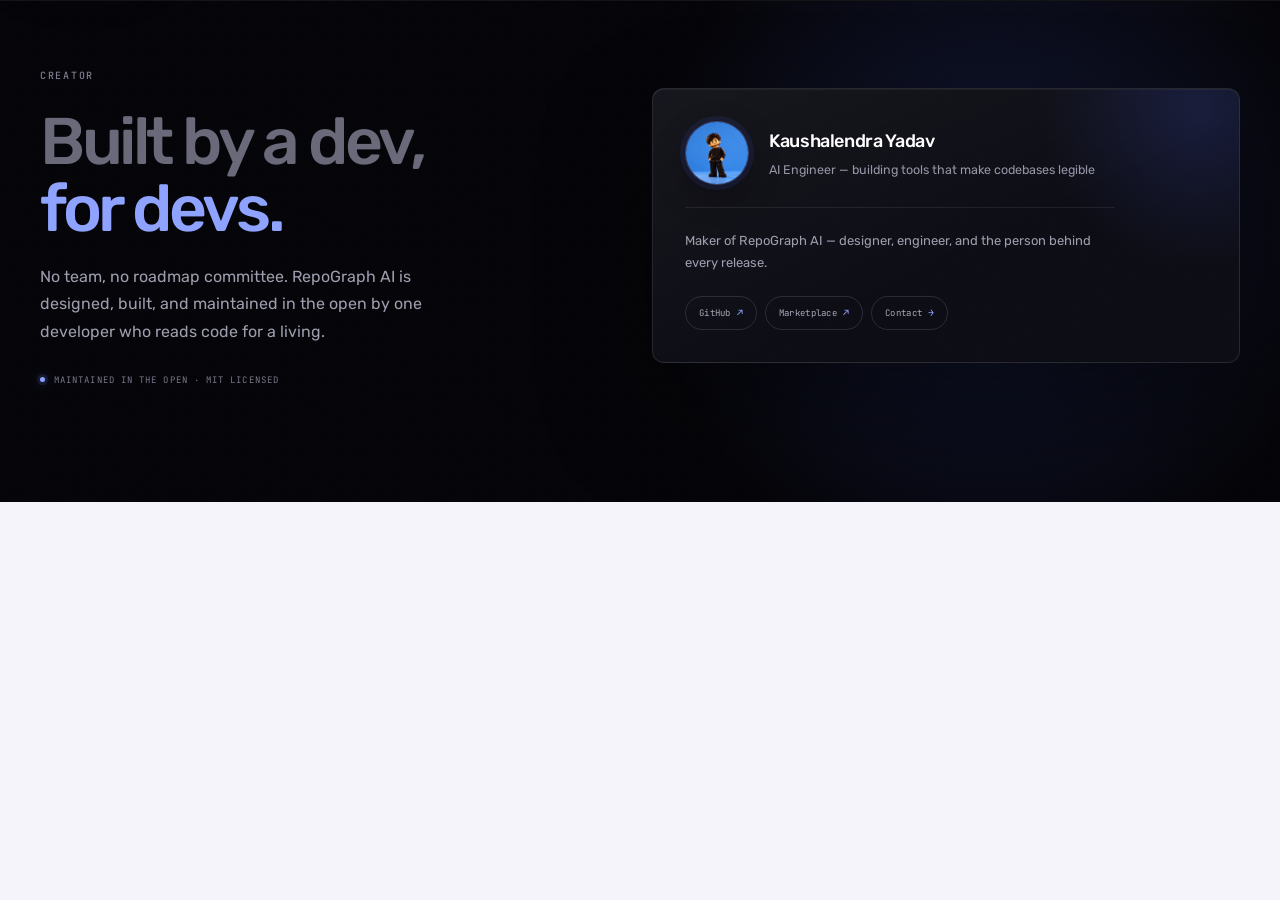
<file: _preview_author.html>
<!doctype html>
<html lang="en">
  <head>
    <script async src="https://www.googletagmanager.com/gtag/js?id=G-0S1X48E07N"></script>
    <script>
      window.dataLayer = window.dataLayer || [];
      function gtag() { dataLayer.push(arguments); }
      gtag("js", new Date());
      gtag("config", "G-0S1X48E07N");
    </script>
    <meta charset="UTF-8" />
    <meta name="viewport" content="width=device-width, initial-scale=1.0" />
    <title>RepoGraph AI - AI Coding Agent Graph & VS Code Dependency Visualizer</title>
    <meta name="description" content="RepoGraph AI turns any repo into an AI coding-agent graph: visual dependency maps, AI summaries & Q&A in VS Code. Free, open source, your own key." />
    <meta name="keywords" content="VS Code extension, dependency graph, codebase visualizer, AI code understanding, repo graph, codebase explorer, file dependency map, code analysis tool, open source VS Code, Groq AI, Ollama VS Code, codebase Q&A, TypeScript dependency graph, code architecture visualization, ai graph, graph ai, repograph, repo graph ai, graph repo, repository graph, codebase graph, coding agent graph, graph for coding agent, ai coding agent, ai agent codebase" />
    <meta name="author" content="Kaushalendra Yadav" />
    <meta name="robots" content="index, follow, max-snippet:-1, max-image-preview:large, max-video-preview:-1" />
    <meta name="googlebot" content="index, follow" />
    <link rel="canonical" href="https://repograph.kaushalendra.me/" />
    <meta property="og:type" content="website" />
    <meta property="og:url" content="https://repograph.kaushalendra.me/" />
    <meta property="og:site_name" content="RepoGraph AI" />
    <meta property="og:title" content="RepoGraph AI - The AI Graph for Coding Agents" />
    <meta property="og:description" content="Turn any repo into an AI coding-agent graph: dependency maps, AI summaries, and live Q&A - all inside VS Code. Free, open source, bring your own API key." />
    <meta property="og:image" content="https://repograph.kaushalendra.me/assets/og-image.png" />
    <meta property="og:image:secure_url" content="https://repograph.kaushalendra.me/assets/og-image.png" />
    <meta property="og:image:type" content="image/png" />
    <meta property="og:image:width" content="1200" />
    <meta property="og:image:height" content="630" />
    <meta property="og:image:alt" content="RepoGraph AI - Visual dependency graph with AI summaries for VS Code" />
    <meta property="og:video" content="https://repograph.kaushalendra.me/assets/walkthrough.mp4" />
    <meta property="og:video:secure_url" content="https://repograph.kaushalendra.me/assets/walkthrough.mp4" />
    <meta property="og:video:type" content="video/mp4" />
    <meta property="og:video:width" content="1920" />
    <meta property="og:video:height" content="1080" />
    <meta property="og:locale" content="en_US" />
    <meta name="twitter:card" content="summary_large_image" />
    <meta name="twitter:site" content="@kaushalxcode" />
    <meta name="twitter:creator" content="@kaushalxcode" />
    <meta name="twitter:url" content="https://repograph.kaushalendra.me/" />
    <meta name="twitter:title" content="RepoGraph AI - The AI Graph for Coding Agents" />
    <meta name="twitter:description" content="Free VS Code extension: turn any repo into a coding-agent graph with dependency maps, AI summaries & Q&A. Bring your own API key. Zero telemetry." />
    <meta name="twitter:image" content="https://repograph.kaushalendra.me/assets/og-image.png" />
    <meta name="twitter:image:alt" content="RepoGraph AI dependency graph and AI summary inside VS Code" />
    <meta name="theme-color" content="#06060B" />
    <script type="application/ld+json">
      {
        "@context": "https://schema.org",
        "@graph": [
          {
            "@type": "SoftwareApplication",
            "@id": "https://repograph.kaushalendra.me/#app",
            "name": "RepoGraph AI",
            "alternateName": ["RepoGraph", "Repo Graph AI", "RepoGraphAI"],
            "description": "RepoGraph AI (RepoGraph) turns any repository into an AI coding-agent graph: a free, open-source VS Code extension that maps your codebase into an interactive dependency graph with AI-generated summaries and live Q&A. Supports Groq, Ollama, Gemini, Anthropic Claude, and OpenAI.",
            "url": "https://repograph.kaushalendra.me/",
            "applicationCategory": "DeveloperApplication",
            "operatingSystem": "Windows, macOS, Linux",
            "softwareVersion": "1.0",
            "license": "https://github.com/Kaushalendra-Marcus/RepoGraph-AI/blob/main/LICENSE",
            "isAccessibleForFree": true,
            "offers": { "@type": "Offer", "price": "0", "priceCurrency": "USD" },
            "downloadUrl": "https://marketplace.visualstudio.com/items?itemName=kaushalendra.repograph-ai",
            "author": { "@type": "Person", "name": "Kaushalendra Yadav", "url": "https://github.com/Kaushalendra-Marcus" }
          },
          {
            "@type": "WebSite",
            "@id": "https://repograph.kaushalendra.me/#website",
            "url": "https://repograph.kaushalendra.me/",
            "name": "RepoGraph AI",
            "inLanguage": "en-US"
          },
          {
            "@type": "VideoObject",
            "@id": "https://repograph.kaushalendra.me/#walkthrough",
            "name": "RepoGraph AI - 57-second walkthrough",
            "description": "Walkthrough of RepoGraph AI inside VS Code: one-click workspace analysis, the interactive dependency graph, the generated data-flow map and the REPOGRAPH-CONTEXT.md file that AI coding agents read.",
            "thumbnailUrl": "https://repograph.kaushalendra.me/assets/walkthrough-poster.jpg",
            "uploadDate": "2026-10-18",
            "duration": "PT57S",
            "contentUrl": "https://repograph.kaushalendra.me/assets/walkthrough.mp4",
            "embedUrl": "https://repograph.kaushalendra.me/#demo",
            "isFamilyFriendly": true,
            "creator": { "@type": "Person", "name": "Kaushalendra Yadav", "url": "https://github.com/Kaushalendra-Marcus" }
          },
          {
            "@type": "FAQPage",
            "mainEntity": [
              { "@type": "Question", "name": "Is RepoGraph AI free?", "acceptedAnswer": { "@type": "Answer", "text": "Yes. 100% free and MIT-licensed. Bring your own API key from Groq (free tier) or Ollama (fully local)." } },
              { "@type": "Question", "name": "Does RepoGraph AI send my code to a server?", "acceptedAnswer": { "@type": "Answer", "text": "No. No backend server. The only external request is to the AI provider you configure." } },
              { "@type": "Question", "name": "Which AI providers are supported?", "acceptedAnswer": { "@type": "Answer", "text": "Groq, Ollama, Google Gemini, Anthropic Claude, and OpenAI with custom model names." } },
              { "@type": "Question", "name": "How do I install RepoGraph AI?", "acceptedAnswer": { "@type": "Answer", "text": "Search RepoGraph AI in the VS Code Marketplace or run ext install kaushalendra.repograph-ai." } },
              { "@type": "Question", "name": "What is an AI coding agent graph?", "acceptedAnswer": { "@type": "Answer", "text": "An AI coding agent graph is a machine-readable map of a repository with files as nodes and imports and calls as typed edges. RepoGraph AI builds this graph for any repo." } },
              { "@type": "Question", "name": "Can coding agents use my RepoGraph repo graph?", "acceptedAnswer": { "@type": "Answer", "text": "Yes. The RepoGraph flow tracer exports the repo graph as typed trace records that coding agents can consume, with file and line references." } },
              { "@type": "Question", "name": "How is RepoGraph different from other repo graph tools?", "acceptedAnswer": { "@type": "Answer", "text": "RepoGraph AI combines a live dependency graph, per-file AI summaries, multi-turn codebase Q&A, five AI providers, and zero telemetry, free and open source inside VS Code." } }
            ]
          }
        ]
      }
    </script>
    <link rel="preconnect" href="https://fonts.googleapis.com" />
    <link rel="preconnect" href="https://fonts.gstatic.com" crossorigin />
    <link href="https://fonts.googleapis.com/css2?family=Rubik:wght@300;400;500;600;700&family=JetBrains+Mono:wght@400;500&display=swap" rel="stylesheet" />
    <link rel="icon" type="image/svg+xml" href="/assets/favicon.svg" />
    <link rel="icon" type="image/png" sizes="48x48" href="/assets/favicon-48x48.png" />
    <link rel="shortcut icon" href="/favicon.ico" />
    <link rel="apple-touch-icon" sizes="180x180" href="/assets/apple-touch-icon.png" />
    <link rel="manifest" href="/site.webmanifest" />
    <meta name="msapplication-TileColor" content="#4F6BFF" />
    <link rel="stylesheet" href="styles.css?v=7" />
  <style>body>header,body>footer,main>section:not(.author-sec){display:none!important}.author-sec{padding-top:60px}.reveal{opacity:1!important;transform:none!important}</style></head>

  <body id="top">
    <a class="skip-link" href="#features">Skip to content</a>
    <div class="grain" aria-hidden="true"></div>

    <!-- ═══════════════ NAV ═══════════════ -->
    <header class="site-nav nav-dark" id="siteNav">
      <div class="nav-inner">
        <a class="brand" href="/" aria-label="RepoGraph AI — home">
          <span class="brand-mark" aria-hidden="true">
            <svg viewBox="0 0 24 24" fill="currentColor" xmlns="http://www.w3.org/2000/svg"><path d="M3.5 12c.015 0 .028-.004.042-.004l.94 4.226a2.497 2.497 0 1 0 3.345 3.173l7.182 1.197a2.491 2.491 0 1 0 3.527-2.36l1.902-8.238c.021 0 .04.006.062.006a2.5 2.5 0 1 0-2.03-3.95l-4.53-2.012a2.5 2.5 0 1 0-4.692.528L5.151 7.637A2.495 2.495 0 1 0 3.5 12zm1.018-.222a2.51 2.51 0 0 0 1.26-1.26l4.226.94c0 .014-.004.027-.004.042a2.484 2.484 0 0 0 .416 1.377l-3.54 3.54A2.483 2.483 0 0 0 5.5 16c-.014 0-.028.004-.042.004zm7.184-2.635a2.501 2.501 0 0 0-1.48 1.339l-4.226-.94c0-.014.004-.027.004-.042a2.472 2.472 0 0 0-.247-1.065l4.096-3.072a2.477 2.477 0 0 0 1.457.617zM14 11v1a1 1 0 0 1-1 1h-1a1 1 0 0 1-1-1v-1a1 1 0 0 1 1-1h1a1 1 0 0 1 1 1zm1.173 8.605L7.99 18.408a2.483 2.483 0 0 0-.407-1.285l3.54-3.54a2.405 2.405 0 0 0 2.123.29l2.632 4.74a2.494 2.494 0 0 0-.706.992zM6 20H5a1 1 0 0 1-1-1v-1a1 1 0 0 1 1-1h1a1 1 0 0 1 1 1v1a1 1 0 0 1-1 1zm13 0v1a1 1 0 0 1-1 1h-1a1 1 0 0 1-1-1v-1a1 1 0 0 1 1-1h1a1 1 0 0 1 1 1zm-1.438-1.994c-.02 0-.04-.006-.062-.006a2.466 2.466 0 0 0-.747.127l-2.632-4.74a2.411 2.411 0 0 0 .784-2.53l3.638-1.82a2.502 2.502 0 0 0 .92.731zM20 6h1a1 1 0 0 1 1 1v1a1 1 0 0 1-1 1h-1a1 1 0 0 1-1-1V7a1 1 0 0 1 1-1zm-1.939.963a2.301 2.301 0 0 0 .034 1.18l-3.638 1.82a2.483 2.483 0 0 0-1.763-.943l-.396-3.163a2.499 2.499 0 0 0 1.231-.908zM10 4V3a1 1 0 0 1 1-1h1a1 1 0 0 1 1 1v1a1 1 0 0 1-1 1h-1a1 1 0 0 1-1-1zM2 9a1 1 0 0 1 1-1h1a1 1 0 0 1 1 1v1a1 1 0 0 1-1 1H3a1 1 0 0 1-1-1z"/></svg>
          </span>
          <span class="brand-name">RepoGraph <em>AI</em></span>
          <span class="brand-ver">v1.0</span>
        </a>

        <nav class="nav-links" id="navlinks" aria-label="Primary">
          <a href="#features">Features</a>
          <a href="#providers">Providers</a>
          <a href="#demo">Demo</a>
          <a href="#how">How it works</a>
          <a href="#compare">Compare</a>
          <a href="#install">Install</a>
        </nav>

        <div class="nav-actions">
          <a class="nav-ghost" href="https://github.com/Kaushalendra-Marcus/RepoGraph-AI" target="_blank" rel="noopener">GitHub <span aria-hidden="true">↗</span></a>
          <a class="nav-cta" href="https://marketplace.visualstudio.com/items?itemName=kaushalendra.repograph-ai" target="_blank" rel="noopener">Install free <span aria-hidden="true">→</span></a>
          <button class="nav-burger" id="hamburger" type="button" aria-label="Open menu" aria-expanded="false" aria-controls="mobileMenu">
            <span></span><span></span>
          </button>
        </div>
      </div>

      <div class="mobile-panel" id="mobileMenu" aria-hidden="true">
        <nav aria-label="Mobile">
          <a href="#features">Features</a>
          <a href="#providers">Providers</a>
          <a href="#demo">Live demo</a>
          <a href="#how">How it works</a>
          <a href="#compare">Compare</a>
          <a href="#install">Install</a>
          <a href="https://github.com/Kaushalendra-Marcus/RepoGraph-AI" target="_blank" rel="noopener">GitHub <span aria-hidden="true">↗</span></a>
        </nav>
        <a class="mobile-cta" href="https://marketplace.visualstudio.com/items?itemName=kaushalendra.repograph-ai" target="_blank" rel="noopener">Install free <span aria-hidden="true">→</span></a>
        <span class="mobile-note">Free · open source · MIT licensed</span>
      </div>
    </header>

    <main>
      <!-- ═══════════════ HERO ═══════════════ -->
      <section class="hero" data-nav-theme="dark" aria-label="RepoGraph AI introduction">
        <div class="hero-bg" aria-hidden="true">
          <span class="hero-facet f1"></span>
          <span class="hero-facet f2"></span>
          <span class="hero-glow g1"></span>
          <span class="hero-glow g2"></span>
          <span class="hero-horizon"></span>
        </div>

        <div class="wrap hero-inner">
          <div class="hero-copy">
            <div class="hero-badges">
              <span class="badge">Free · open source</span>
              <span class="badge">VS Code extension</span>
              <span class="badge badge-status"><i class="dot"></i>Status · local-first</span>
            </div>

            <h1 class="hero-title">
              <span class="dim">Know every file.</span>
              <span>Cite every line.</span>
            </h1>

            <p class="hero-sub">RepoGraph AI turns any repo into a <strong>live dependency graph</strong> — every import traced, every answer backed by <strong>file:line evidence</strong>. Install once, use it in <strong>every project</strong>. New to a codebase? Understand it in minutes. <em>Trace every call. Prove every diff.</em></p>

            <div class="hero-actions">
              <a class="btn-split" href="https://marketplace.visualstudio.com/items?itemName=kaushalendra.repograph-ai" target="_blank" rel="noopener">
                <span class="btn-label">Try for free</span>
                <span class="btn-arrow" aria-hidden="true">→</span>
              </a>
              <a class="btn-ghost" href="https://github.com/Kaushalendra-Marcus/RepoGraph-AI" target="_blank" rel="noopener">
                <svg width="15" height="15" viewBox="0 0 16 16" fill="currentColor" aria-hidden="true"><path d="M8 0C3.58 0 0 3.58 0 8c0 3.54 2.29 6.53 5.47 7.59.4.07.55-.17.55-.38 0-.19-.01-.82-.01-1.49-2.01.37-2.53-.49-2.69-.94-.09-.23-.48-.94-.82-1.13-.28-.15-.68-.52-.01-.53.63-.01 1.08.58 1.23.82.72 1.21 1.87.87 2.33.66.07-.52.28-.87.51-1.07-1.78-.2-3.64-.89-3.64-3.95 0-.87.31-1.59.82-2.15-.08-.2-.36-1.02.08-2.12 0 0 .67-.21 2.2.82.64-.18 1.32-.27 2-.27.68 0 1.36.09 2 .27 1.53-1.04 2.2-.82 2.2-.82.44 1.1.16 1.92.08 2.12.51.56.82 1.27.82 2.15 0 3.07-1.87 3.75-3.65 3.95.29.25.54.73.54 1.48 0 1.07-.01 1.93-.01 2.2 0 .21.15.46.55.38A8.013 8.013 0 0016 8c0-4.42-3.58-8-8-8z"/></svg>
                Star on GitHub
              </a>
            </div>

            <p class="hero-fine">Free plan, no card <span>·</span> runs on-device <span>·</span> zero telemetry</p>

            <a class="hero-v2" href="#v2">
              <span class="v2-tag">v2.0</span>
              <span>Flow tracing is coming — follow data file to file.</span>
              <span class="v2-arrow" aria-hidden="true">→</span>
            </a>
          </div>

          <div class="hero-visual">
            <div class="iso-stage" role="img" aria-label="Three stacked isometric glass plates: a dependency graph base, an agent context layer, and an alert trends layer, connected by dashed tracking lines.">
              <div class="iso-aura" aria-hidden="true"></div>

              <div class="iso-scene">
                <!-- 01 · SOLID BASE PLATE -->
                <div class="iso-layer iso-layer--base">
                  <span class="iso-extrude" aria-hidden="true"></span>
                  <div class="iso-top">
                    <div class="iso-grid" aria-hidden="true"></div>
                    <div class="iso-ui">
                      <div class="iso-head">
                        <span class="iso-kicker"><i class="iso-live" aria-hidden="true"></i>REPOGRAPH / GRAPH</span>
                        <span class="iso-meta">142 FILES · 312 EDGES</span>
                      </div>

                      <svg class="iso-graph" viewBox="0 0 420 268" aria-hidden="true">
                        <defs>
                          <filter id="isoNodeGlow" x="-300%" y="-300%" width="700%" height="700%">
                            <feGaussianBlur stdDeviation="4"/>
                          </filter>
                        </defs>
                        <g class="iso-graph-grid">
                          <path d="M42 66H378M42 134H378M42 202H378"/>
                          <path d="M112 34V234M210 34V234M308 34V234"/>
                        </g>
                        <g class="iso-graph-wires">
                          <path d="M96 188C146 182 156 120 208 112"/>
                          <path d="M208 112L318 158"/>
                          <path d="M208 112L300 60"/>
                          <path d="M318 158L232 216"/>
                          <path d="M96 188L232 216" stroke-dasharray="3 5"/>
                          <path d="M208 112L232 216" stroke-dasharray="3 5"/>
                        </g>
                        <g class="iso-graph-halo">
                          <circle cx="96" cy="188" r="11"/><circle cx="208" cy="112" r="15"/>
                          <circle cx="318" cy="158" r="9"/><circle cx="300" cy="60" r="9"/>
                          <circle cx="232" cy="216" r="12"/>
                        </g>
                        <g class="iso-graph-nodes">
                          <circle cx="96" cy="188" r="3.4"/><circle cx="208" cy="112" r="4.4"/>
                          <circle cx="318" cy="158" r="3.2"/><circle cx="300" cy="60" r="3"/>
                          <circle cx="232" cy="216" r="3.6"/>
                        </g>
                        <g class="iso-graph-labels">
                          <text x="96" y="178" text-anchor="middle">auth.ts</text>
                          <text x="208" y="101" text-anchor="middle">graph.ts</text>
                          <text x="334" y="161">qa.ts</text>
                          <text x="300" y="49" text-anchor="middle">agent.ts</text>
                          <text x="232" y="235" text-anchor="middle">risk.ts</text>
                        </g>
                      </svg>

                      <div class="iso-foot">
                        <span class="iso-chip">DEPENDENCY GRAPH</span>
                        <span class="iso-note">auth.ts → graph.ts <b>· 6 hops</b></span>
                      </div>
                    </div>
                  </div>
                </div>

                <!-- 02 · GLASS CONTEXT PLATE -->
                <div class="iso-layer iso-layer--context">
                  <span class="iso-extrude" aria-hidden="true"></span>
                  <div class="iso-top">
                    <div class="iso-ui">
                      <div class="iso-head">
                        <span class="iso-kicker">AGENT CONTEXT / 04</span>
                        <span class="iso-status">READY</span>
                      </div>
                      <div class="iso-rows">
                        <div class="iso-row"><span class="iso-row-i">01</span><code>lib/auth.ts</code><span class="iso-row-v">18 in</span></div>
                        <div class="iso-row"><span class="iso-row-i">02</span><code>lib/graph.ts</code><span class="iso-row-v">14 out</span></div>
                        <div class="iso-row"><span class="iso-row-i">03</span><code>app/api/ask.ts</code><span class="iso-row-v">11 in</span></div>
                      </div>
                      <div class="iso-foot">
                        <span class="iso-chip">AGENT CONTEXT</span>
                        <span class="iso-note">4,182 tokens</span>
                      </div>
                    </div>
                  </div>
                  <span class="iso-track tl" aria-hidden="true"></span>
                  <span class="iso-track tr" aria-hidden="true"></span>
                  <span class="iso-track bl" aria-hidden="true"></span>
                  <span class="iso-track br" aria-hidden="true"></span>
                </div>

                <!-- 03 · GLASS TRENDS PLATE -->
                <div class="iso-layer iso-layer--trend">
                  <span class="iso-extrude" aria-hidden="true"></span>
                  <div class="iso-top">
                    <div class="iso-ui">
                      <div class="iso-head">
                        <span class="iso-kicker">ALERT TRENDS</span>
                        <span class="iso-meta">LAST 7 DAYS</span>
                      </div>
                      <div class="iso-figure">
                        <span class="iso-big">24</span>
                        <span class="iso-big-l">open signals</span>
                        <span class="iso-delta">↗ 12.4%</span>
                      </div>
                      <svg class="iso-chart" viewBox="0 0 360 116" preserveAspectRatio="none" aria-hidden="true">
                        <defs>
                          <linearGradient id="isoChartFill" x1="0" y1="0" x2="0" y2="1">
                            <stop offset="0" stop-color="#b9c7ff" stop-opacity=".42"/>
                            <stop offset="1" stop-color="#7d98ff" stop-opacity="0"/>
                          </linearGradient>
                        </defs>
                        <g class="iso-chart-grid">
                          <path d="M0 24H360M0 58H360M0 92H360"/>
                          <path d="M60 6V108M150 6V108M240 6V108M330 6V108" stroke-dasharray="2 6"/>
                        </g>
                        <path class="iso-chart-area" d="M0 92C24 90 34 72 58 76S98 96 122 84 158 42 182 48 216 74 242 62s40-34 64-30 32 22 54 18V116H0Z"/>
                        <path class="iso-chart-line" d="M0 92C24 90 34 72 58 76S98 96 122 84 158 42 182 48 216 74 242 62s40-34 64-30 32 22 54 18"/>
                        <circle class="iso-chart-dot" cx="360" cy="50" r="3.4"/>
                      </svg>
                      <div class="iso-foot">
                        <span class="iso-chip">RISK SIGNALS</span>
                        <span class="iso-note">graph · auth · api</span>
                      </div>
                    </div>
                  </div>
                  <span class="iso-track tl" aria-hidden="true"></span>
                  <span class="iso-track tr" aria-hidden="true"></span>
                  <span class="iso-track bl" aria-hidden="true"></span>
                  <span class="iso-track br" aria-hidden="true"></span>
                </div>
              </div>

              <div class="iso-hint" aria-hidden="true"><span>3 layers</span><b>hover to lift</b></div>
              <div class="iso-groundline" aria-hidden="true"></div>
            </div>

            <div class="hero-stat" aria-hidden="true">
              <div class="hs-head"><i class="dot"></i>Analysis complete</div>
              <div class="hs-n">142 <span>files</span> <b>·</b> 312 <span>edges</span></div>
              <div class="hs-sub">Most connected <b>lib/auth.ts</b> — in 18 / out 6</div>
            </div>

            <div class="hero-command">
              <div class="hc-head">
                <span><i class="dot"></i>Repograph · command</span>
                <span class="hc-os">VS CODE</span>
              </div>
              <div class="hero-tabs" role="group" aria-label="Try a command">
                <button class="htab active" type="button" data-cmd="ext install kaushalendra.repograph-ai" aria-pressed="true">Analyze</button>
                <button class="htab" type="button" data-cmd="Ctrl+Shift+P → RepoGraph: Summarize" aria-pressed="false">Summarize</button>
                <button class="htab" type="button" data-cmd="Ctrl+Shift+P → RepoGraph: Ask" aria-pressed="false">Ask</button>
              </div>
              <div class="hero-cmdrow">
                <span class="hs-prompt">$</span>
                <span class="hs-cmd" id="hsCmd">ext install kaushalendra.repograph-ai</span>
                <button class="hs-btn" type="button" data-copy="ext install kaushalendra.repograph-ai">Copy</button>
              </div>
            </div>
          </div>
        </div>

        <div class="wrap hero-trust">
          <span class="trust-label">Pairs with your agent</span>
          <div class="trust-logos">
            <span class="trust-logo"><img src="assets/logos/cursor.svg" alt="" width="16" height="16" loading="lazy" />Cursor</span>
            <span class="trust-logo"><img src="assets/logos/githubcopilot.svg" alt="" width="16" height="16" loading="lazy" />Copilot</span>
            <span class="trust-logo"><img src="assets/logos/claude.svg" alt="" width="16" height="16" loading="lazy" />Claude Code</span>
            <span class="trust-logo"><img src="assets/logos/openai.svg" alt="" width="16" height="16" loading="lazy" />Codex</span>
            <span class="trust-logo"><img src="assets/logos/opencode.svg" alt="" width="16" height="16" loading="lazy" />OpenCode</span>
            <span class="trust-logo"><img src="assets/logos/windsurf.svg" alt="" width="16" height="16" loading="lazy" />Windsurf</span>
          </div>
          <a class="trust-more" href="#who">All 8 integrations <span aria-hidden="true">→</span></a>
        </div>
      </section>
      <!-- ═══════════════ FEATURES ═══════════════ -->
      <section class="section features" id="features" data-nav-theme="light" aria-labelledby="features-heading">
        <div class="wrap">
          <header class="sec-head split-head">
            <div>
              <span class="eyebrow">Capabilities</span>
              <h2 class="display" id="features-heading">
                <span class="dim">One map of the code.</span>
                <span class="accent">Answers with proof,<br />not guesses.</span>
              </h2>
            </div>
            <p class="lede">Six essentials. Every answer traces a real path with file:line citations — no re-reading the repo four times.</p>
          </header>

          <div class="feature-grid">
            <article class="feature reveal">
              <div class="f-art">
                <svg viewBox="0 0 300 210" aria-hidden="true">
                  <defs>
                    <linearGradient id="fg1" x1="0" y1="0" x2="1" y2="1">
                      <stop offset="0" stop-color="#6d86ff" stop-opacity=".85"/><stop offset="1" stop-color="#b8c5ff" stop-opacity=".55"/>
                    </linearGradient>
                  </defs>
                  <g class="ill-line">
                    <g transform="translate(150,160)"><g transform="scale(1,.56) rotate(45)"><rect x="-84" y="-84" width="168" height="168" rx="18"/></g></g>
                    <g transform="translate(150,142)"><g transform="scale(1,.56) rotate(45)"><rect x="-84" y="-84" width="168" height="168" rx="18"/></g></g>
                    <g transform="translate(150,124)"><g transform="scale(1,.56) rotate(45)"><rect x="-84" y="-84" width="168" height="168" rx="18"/></g></g>
                    <g transform="translate(150,106)"><g transform="scale(1,.56) rotate(45)"><rect x="-84" y="-84" width="168" height="168" rx="18"/></g></g>
                    <line x1="31" y1="160" x2="31" y2="106"/><line x1="269" y1="160" x2="269" y2="106"/>
                  </g>
                  <g class="ill-blue">
                    <g transform="translate(150,88)"><g transform="scale(1,.56) rotate(45)"><rect x="-74" y="-74" width="148" height="148" rx="16" fill="rgba(99,124,255,.08)" stroke="url(#fg1)"/></g></g>
                    <g transform="translate(150,88) scale(1,.56) rotate(45)">
                      <path d="M-34 -18 L 12 -30 L 36 12 L -8 30 Z" fill="none" stroke="rgba(125,148,255,.8)" stroke-width="1"/>
                      <circle cx="-34" cy="-18" r="2.4" fill="#6d86ff"/><circle cx="12" cy="-30" r="2.4" fill="#6d86ff"/>
                      <circle cx="36" cy="12" r="2.4" fill="#6d86ff"/><circle cx="-8" cy="30" r="2.4" fill="#6d86ff"/>
                    </g>
                  </g>
                </svg>
              </div>
              <span class="f-tag">Graph</span>
              <h3>Dependency Graph</h3>
              <p>Interactive canvas of every file and import. Click for details, double-click to open. God-nodes surface the files everything depends on. No setup per project — open any folder and go.</p>
            </article>

            <article class="feature reveal reveal-d1">
              <div class="f-art">
                <svg viewBox="0 0 300 210" aria-hidden="true">
                  <g class="ill-line">
                    <g transform="translate(96,152)"><g transform="scale(1,.56) rotate(45)"><rect x="-54" y="-36" width="108" height="72" rx="10"/></g></g>
                    <g transform="translate(200,170)"><g transform="scale(1,.56) rotate(45)"><rect x="-48" y="-32" width="96" height="64" rx="10"/></g></g>
                    <path d="M96 126 C 125 90 154 68 184 80" stroke-dasharray="3 6"/>
                    <path d="M198 142 C 210 150 208 158 202 166" stroke-dasharray="3 6"/>
                  </g>
                  <g class="ill-blue">
                    <g transform="translate(188,96)"><g transform="scale(1,.56) rotate(45)"><rect x="-60" y="-42" width="120" height="84" rx="11" fill="rgba(99,124,255,.08)" stroke="rgba(109,134,255,.9)"/></g></g>
                    <g transform="translate(188,96) scale(1,.56) rotate(45)">
                      <line x1="-34" y1="-16" x2="26" y2="-16" stroke="rgba(109,134,255,.7)" stroke-width="1.5"/>
                      <line x1="-34" y1="-4" x2="10" y2="-4" stroke="rgba(140,158,220,.65)" stroke-width="1.2"/>
                      <line x1="-34" y1="8" x2="18" y2="8" stroke="rgba(140,158,220,.45)" stroke-width="1.2"/>
                    </g>
                    <circle cx="184" cy="78" r="2.6" fill="#6d86ff"/><circle cx="188" cy="78" r="8" fill="#6d86ff" opacity=".18"/>
                  </g>
                </svg>
              </div>
              <span class="f-tag">Summaries</span>
              <h3>AI File Summaries</h3>
              <p>Plain-English explanations of what each file does, exports, and depends on — generated on your key.</p>
            </article>

            <article class="feature reveal reveal-d2">
              <div class="f-art">
                <svg viewBox="0 0 300 210" aria-hidden="true">
                  <g class="ill-line">
                    <g transform="translate(150,160)"><g transform="scale(1,.56) rotate(45)"><rect x="-72" y="-72" width="144" height="144" rx="15"/></g></g>
                    <path d="M103 64 V 114 M150 48 V 114 M197 64 V 114" stroke-dasharray="3 6"/>
                    <g transform="translate(84,60)"><g transform="scale(1,.56) rotate(45)"><rect x="-22" y="-22" width="44" height="44" rx="6"/></g></g>
                    <g transform="translate(150,42)"><g transform="scale(1,.56) rotate(45)"><rect x="-22" y="-22" width="44" height="44" rx="6"/></g></g>
                    <g transform="translate(215,60)"><g transform="scale(1,.56) rotate(45)"><rect x="-22" y="-22" width="44" height="44" rx="6"/></g></g>
                    <g transform="translate(117,88)"><g transform="scale(1,.56) rotate(45)"><rect x="-16" y="-16" width="32" height="32" rx="5"/></g></g>
                    <g transform="translate(182,88)"><g transform="scale(1,.56) rotate(45)"><rect x="-16" y="-16" width="32" height="32" rx="5"/></g></g>
                    <g transform="translate(150,118)"><g transform="scale(1,.56) rotate(45)"><rect x="-12" y="-12" width="24" height="24" rx="4"/></g></g>
                  </g>
                  <g class="ill-blue">
                    <g transform="translate(150,160)"><g transform="scale(1,.56) rotate(45)"><rect x="-56" y="-56" width="112" height="112" rx="12" fill="rgba(99,124,255,.12)" stroke="rgba(109,134,255,.9)"/></g></g>
                    <circle cx="150" cy="160" r="13" fill="#6d86ff" opacity=".16"/>
                    <circle cx="150" cy="160" r="3.5" fill="#dfe6ff"/>
                  </g>
                </svg>
              </div>
              <span class="f-tag">Q&amp;A</span>
              <h3>Codebase Q&amp;A</h3>
              <p>Ask in plain English with full graph context and file references. Multi-turn, with history. Paste any answer into your agent — cited context, zero wasted tokens.</p>
            </article>

            <article class="feature reveal reveal-d3">
              <div class="f-art">
                <svg viewBox="0 0 300 210" aria-hidden="true">
                  <g class="ill-line">
                    <ellipse cx="150" cy="112" rx="112" ry="54" transform="rotate(-12 150 112)" stroke-dasharray="4 7"/>
                    <ellipse cx="150" cy="112" rx="78" ry="34" transform="rotate(-12 150 112)" stroke-dasharray="2 7" opacity=".7"/>
                    <g transform="translate(150,116)"><g transform="scale(1,.56) rotate(45)"><rect x="-58" y="-58" width="116" height="116" rx="12"/></g></g>
                    <circle cx="60" cy="136" r="3"/><circle cx="246" cy="94" r="3"/><circle cx="91" cy="66" r="3"/>
                    <circle cx="221" cy="153" r="3"/><circle cx="180" cy="44" r="3"/>
                  </g>
                  <g class="ill-blue">
                    <g transform="translate(150,116)"><g transform="scale(1,.56) rotate(45)"><rect x="-44" y="-44" width="88" height="88" rx="10" fill="rgba(99,124,255,.12)" stroke="rgba(109,134,255,.85)"/></g></g>
                    <circle cx="150" cy="116" r="5" fill="#dfe6ff"/>
                    <circle cx="150" cy="116" r="16" fill="#6d86ff" opacity=".14"/>
                    <circle cx="60" cy="136" r="4" fill="#6d86ff"/><circle cx="246" cy="94" r="4" fill="#6d86ff"/>
                    <circle cx="180" cy="44" r="4" fill="#6d86ff"/>
                  </g>
                </svg>
              </div>
              <span class="f-tag">Providers</span>
              <h3>5 AI Providers</h3>
              <p>Groq, Ollama, Gemini, Claude, OpenAI. Custom models. Switch anytime without re-analyzing.</p>
            </article>
          </div>

          <div class="feature-more">
            <article class="mini-feature reveal">
              <span class="mini-icon" aria-hidden="true">
                <svg viewBox="0 0 24 24" fill="none" stroke="currentColor" stroke-width="1.4"><circle cx="12" cy="12" r="8.5"/><path d="M12 7v5.4l3.2 2"/><path d="M4 4l1.6 1.6M20 4l-1.6 1.6"/></svg>
              </span>
              <div>
                <h3>Analysis History</h3>
                <p>Every analysis saved locally per workspace. Diff understanding across refactors.</p>
              </div>
            </article>
            <article class="mini-feature reveal reveal-d1">
              <span class="mini-icon" aria-hidden="true">
                <svg viewBox="0 0 24 24" fill="none" stroke="currentColor" stroke-width="1.4"><path d="M3 5h18l-7 8v6l-4 2v-8L3 5z"/><path d="M8 9h8" opacity=".5"/></svg>
              </span>
              <div>
                <h3>Smart Filtering</h3>
                <p>Skips node_modules, dist, lockfiles and generated code automatically. Parsing stays on your machine.</p>
              </div>
            </article>
          </div>

          <div class="jobs">
            <article class="job reveal">
              <div class="job-head">
                <span class="job-kicker">01 · Understand</span>
                <h3>Ask anything, get sources</h3>
                <p>New to the repo? Get grounded answers with file:line citations — for you and your agent.</p>
              </div>
              <div class="job-code">
                <span class="c-blue">›</span> Where is session refresh?<br />
                <span class="c-mute">→ lib/auth.ts:42 · session.ts:17</span><br />
                <span class="c-blue">✓</span> high confidence · 2 sources
              </div>
            </article>
            <article class="job reveal reveal-d1">
              <div class="job-head">
                <span class="job-kicker">02 · Change safely</span>
                <h3>See what breaks first</h3>
                <p>Follow every edge from a diff before it merges. Run the right tests.</p>
              </div>
              <div class="job-code">
                <span class="c-glow">risk 6.1</span> <span class="c-mute">·</span> reaches 6 files<br />
                <span class="c-mute">→ run the 2 untested callers first</span>
              </div>
            </article>
            <article class="job reveal reveal-d2">
              <div class="job-head">
                <span class="job-kicker">03 · Stay current</span>
                <h3>Docs that rebuild</h3>
                <p>Repo overview + per-file docs refresh with each analysis. Nothing goes stale.</p>
              </div>
              <div class="job-code">
                <span class="c-blue">●</span> 3 pages rebuilt <span class="c-mute">· fresh</span><br />
                <span class="c-mute">overview · middleware · session</span>
              </div>
            </article>
          </div>

          <div class="cmp-wrap reveal">
            <table class="cmp" aria-label="RepoGraph vs alternatives">
              <thead>
                <tr><th>Approach</th><th>Citations</th><th>Stays current</th><th>Private by default</th></tr>
              </thead>
              <tbody>
                <tr><td><strong>RepoGraph AI</strong> · graph + summaries</td><td class="yes">✓ file:line paths</td><td class="yes">✓ re-analyze anytime</td><td class="yes">✓ on-device</td></tr>
                <tr><td>Plain grep / go-to-definition</td><td class="no">— one hop only</td><td class="yes">✓ always live</td><td class="yes">✓ local</td></tr>
                <tr><td>Vector RAG chunks</td><td class="no">~ fuzzy snippets</td><td class="no">— needs re-embed</td><td class="no">— usually cloud</td></tr>
                <tr><td>Cloud-hosted indexers</td><td class="no">~ varies by tool</td><td class="no">— re-run per repo</td><td class="no">— repo leaves machine</td></tr>
              </tbody>
            </table>
          </div>

          <div class="provider-band reveal">
            <span class="provider-label">Works with the provider you already pay for</span>
            <div class="provider-list">
              <span><i style="--d:#6d86ff"></i>Groq · free tier</span>
              <span><i style="--d:#8ea2ff"></i>Ollama · 100% local</span>
              <span><i style="--d:#586ff5"></i>Gemini · free quota</span>
              <span><i style="--d:#3f5bed"></i>Claude · best quality</span>
              <span><i style="--d:#94a8ff"></i>OpenAI · reliable</span>
              <span><i style="--d:#c2ccff"></i>Custom models</span>
            </div>
          </div>
        </div>
      </section>

      <!-- ═══════════════ INSTALL ONCE / STATS ═══════════════ -->
      <section class="once" data-nav-theme="dark" aria-label="Install once, use in every project">
        <div class="once-bg" aria-hidden="true"><span></span><span></span></div>
        <div class="wrap">
          <div class="once-grid">
            <div class="once-copy">
              <span class="eyebrow light">Zero setup tax</span>
              <h2 class="display">
                <span class="dim-dark">Install once.</span>
                <span class="accent-bright">Use in every repo.</span>
              </h2>
              <p class="lede dark">No per-project config. No server to keep running. Open any folder, hit <b>Analyze Workspace</b>, and the graph is ready in seconds — switch projects and repeat, same flow every time.</p>
              <a class="text-link light" href="#install">Get set up in 3 steps <span aria-hidden="true">→</span></a>
            </div>

            <div class="once-steps">
              <div class="ostep">
                <span class="ostep-n">01</span>
                <div><h3>Install once</h3><p>One click from the Marketplace. Keys stay in your OS keychain.</p></div>
              </div>
              <div class="ostep">
                <span class="ostep-n">02</span>
                <div><h3>Open any project</h3><p>Any language, any size — the scanner adapts on its own.</p></div>
              </div>
              <div class="ostep">
                <span class="ostep-n">03</span>
                <div><h3>Graph in seconds</h3><p>Map, summaries and Q&amp;A — in seconds, every single time.</p></div>
              </div>
            </div>
          </div>

          <div class="stat-row" aria-label="Key statistics">
            <div class="stat reveal"><div class="stat-n"><span data-count="20">0</span>+</div><div class="stat-l">Languages mapped</div><div class="stat-s">TS · Python · Go · Rust…</div></div>
            <div class="stat reveal reveal-d1"><div class="stat-n"><span data-count="5">0</span></div><div class="stat-l">AI providers</div><div class="stat-s">Groq · Ollama · Gemini…</div></div>
            <div class="stat reveal reveal-d2"><div class="stat-n">0</div><div class="stat-l">Servers that see code</div><div class="stat-s">On-device. No backend.</div></div>
            <div class="stat reveal reveal-d3"><div class="stat-n">MIT</div><div class="stat-l">Open source</div><div class="stat-s">Auditable on GitHub</div></div>
          </div>
        </div>
      </section>

      <!-- ═══════════════ WHO IT'S FOR ═══════════════ -->
      <section class="section who" id="who" data-nav-theme="light" aria-labelledby="who-heading">
        <div class="wrap">
          <header class="sec-head center-head">
            <span class="eyebrow">For every builder</span>
            <h2 class="display" id="who-heading">
              <span class="dim">Made for</span>
              <span class="accent">engineers everywhere.</span>
            </h2>
            <p class="lede">From your first side-project to a production monorepo — if you read code, this is for you.</p>
          </header>

          <div class="agent-block">
            <div class="micro-head"><span>Pairs with your agent</span><i></i></div>
            <div class="agent-grid">
              <a class="agent" href="https://openai.com/codex/" target="_blank" rel="noopener"><span class="agent-ic"><img src="assets/logos/openai.svg" alt="" width="20" height="20" loading="lazy" /></span><span>Codex</span><b aria-hidden="true">↗</b></a>
              <a class="agent" href="https://cursor.com" target="_blank" rel="noopener"><span class="agent-ic"><img src="assets/logos/cursor.svg" alt="" width="20" height="20" loading="lazy" /></span><span>Cursor</span><b aria-hidden="true">↗</b></a>
              <a class="agent" href="https://github.com/features/copilot" target="_blank" rel="noopener"><span class="agent-ic"><img src="assets/logos/githubcopilot.svg" alt="" width="20" height="20" loading="lazy" /></span><span>Copilot</span><b aria-hidden="true">↗</b></a>
              <a class="agent" href="https://code.claude.com" target="_blank" rel="noopener"><span class="agent-ic"><img src="assets/logos/claude.svg" alt="" width="20" height="20" loading="lazy" /></span><span>Claude Code</span><b aria-hidden="true">↗</b></a>
              <a class="agent" href="https://windsurf.com" target="_blank" rel="noopener"><span class="agent-ic"><img src="assets/logos/windsurf.svg" alt="" width="20" height="20" loading="lazy" /></span><span>Windsurf</span><b aria-hidden="true">↗</b></a>
              <a class="agent" href="https://cline.bot" target="_blank" rel="noopener"><span class="agent-ic"><img src="assets/logos/cline.svg" alt="" width="20" height="20" loading="lazy" /></span><span>Cline</span><b aria-hidden="true">↗</b></a>
              <a class="agent" href="https://opencode.ai" target="_blank" rel="noopener"><span class="agent-ic"><img src="assets/logos/opencode.svg" alt="" width="20" height="20" loading="lazy" /></span><span>OpenCode</span><b aria-hidden="true">↗</b></a>
              <a class="agent" href="https://ollama.com" target="_blank" rel="noopener"><span class="agent-ic"><img src="assets/logos/ollama.svg" alt="" width="20" height="20" loading="lazy" /></span><span>Ollama</span><b aria-hidden="true">↗</b></a>
            </div>
          </div>

          <div class="micro-head roles-head"><span>Who it's for</span><i></i></div>
          <div class="role-grid">
            <div class="role"><span class="role-n">01</span><span class="role-name">Indie hackers</span></div>
            <div class="role"><span class="role-n">02</span><span class="role-name">Freelancers</span></div>
            <div class="role"><span class="role-n">03</span><span class="role-name">OSS maintainers</span></div>
            <div class="role"><span class="role-n">04</span><span class="role-name">Students</span></div>
            <div class="role"><span class="role-n">05</span><span class="role-name">Startup teams</span></div>
            <div class="role"><span class="role-n">06</span><span class="role-name">Agencies</span></div>
            <div class="role"><span class="role-n">07</span><span class="role-name">Enterprises</span></div>
            <div class="role"><span class="role-n">08</span><span class="role-name">Researchers</span></div>
          </div>
        </div>
      </section>

      <!-- ═══════════════ PROVIDERS / SOLAR SYSTEM ═══════════════ -->
      <section class="section solar" id="providers" data-nav-theme="dark" aria-labelledby="providers-heading">
        <div class="solar-bg" aria-hidden="true">
          <span class="solar-glow solar-glow-a"></span>
          <span class="solar-glow solar-glow-b"></span>
          <span class="solar-stars"></span>
        </div>

        <div class="wrap">
          <header class="sec-head split-head solar-head">
            <div>
              <span class="eyebrow light">Providers</span>
              <h2 class="display" id="providers-heading">
                <span class="dim-dark">5 AI</span>
                <span class="accent-bright">Providers.</span>
              </h2>
            </div>
            <div class="solar-head-side">
              <p class="lede dark">Groq, Ollama, Gemini, Claude, OpenAI. Custom models. Switch anytime without re-analyzing.</p>
              <div class="solar-facts">
                <span><i aria-hidden="true"></i>Bring your own key</span>
                <span>Custom model names</span>
              </div>
            </div>
          </header>

          <div class="solar-body">
            <div class="solar-stage" id="solarStage">
              <div class="solar-hud">
                <span class="solar-hud-label"><i aria-hidden="true"></i>Orbit view · 5 providers</span>
                <button class="solar-pause" id="solarPause" type="button" aria-pressed="false">
                  <svg class="solar-pause-ic" viewBox="0 0 12 12" fill="currentColor" aria-hidden="true"><rect x="2.4" y="1.8" width="2.4" height="8.4" rx="1"></rect><rect x="7.2" y="1.8" width="2.4" height="8.4" rx="1"></rect></svg>
                  <svg class="solar-play-ic" viewBox="0 0 12 12" fill="currentColor" aria-hidden="true"><path d="M3.2 1.9v8.2a.6.6 0 0 0 .9.52l6.5-4.1a.6.6 0 0 0 0-1.04L4.1 1.38a.6.6 0 0 0-.9.52Z"></path></svg>
                  <span class="solar-pause-text">Pause</span>
                </button>
              </div>

              <div class="solar-plane">
                <span class="solar-ring solar-ring--inner" data-ring="inner" aria-hidden="true"></span>
                <span class="solar-ring solar-ring--mid" data-ring="mid" aria-hidden="true"></span>
                <span class="solar-ring solar-ring--outer" data-ring="outer" aria-hidden="true"></span>
                <span class="solar-halo solar-halo--1" aria-hidden="true"></span>
                <span class="solar-halo solar-halo--2" aria-hidden="true"></span>
                <span class="solar-core-aura" aria-hidden="true"></span>

                <svg class="solar-beam-svg" viewBox="0 0 700 700" aria-hidden="true">
                  <line id="solarBeamGlow" x1="350" y1="350" x2="350" y2="260" stroke="#8ea2ff" stroke-width="6" stroke-linecap="round" opacity=".1"></line>
                  <line id="solarBeam" x1="350" y1="350" x2="350" y2="260" stroke="#8ea2ff" stroke-width="1.2" stroke-linecap="round" stroke-dasharray="2.5 5"></line>
                </svg>

                <div class="solar-core" aria-hidden="true">
                  <span class="solar-core-disc">
                    <svg viewBox="0 0 24 24" fill="currentColor" xmlns="http://www.w3.org/2000/svg"><path d="M3.5 12c.015 0 .028-.004.042-.004l.94 4.226a2.497 2.497 0 1 0 3.345 3.173l7.182 1.197a2.491 2.491 0 1 0 3.527-2.36l1.902-8.238c.021 0 .04.006.062.006a2.5 2.5 0 1 0-2.03-3.95l-4.53-2.012a2.5 2.5 0 1 0-4.692.528L5.151 7.637A2.495 2.495 0 1 0 3.5 12zm1.018-.222a2.51 2.51 0 0 0 1.26-1.26l4.226.94c0 .014-.004.027-.004.042a2.484 2.484 0 0 0 .416 1.377l-3.54 3.54A2.483 2.483 0 0 0 5.5 16c-.014 0-.028.004-.042.004zm7.184-2.635a2.501 2.501 0 0 0-1.48 1.339l-4.226-.94c0-.014.004-.027.004-.042a2.472 2.472 0 0 0-.247-1.065l4.096-3.072a2.477 2.477 0 0 0 1.457.617zM14 11v1a1 1 0 0 1-1 1h-1a1 1 0 0 1-1-1v-1a1 1 0 0 1 1-1h1a1 1 0 0 1 1 1zm1.173 8.605L7.99 18.408a2.483 2.483 0 0 0-.407-1.285l3.54-3.54a2.405 2.405 0 0 0 2.123.29l2.632 4.74a2.494 2.494 0 0 0-.706.992zM6 20H5a1 1 0 0 1-1-1v-1a1 1 0 0 1 1-1h1a1 1 0 0 1 1 1v1a1 1 0 0 1-1 1zm13 0v1a1 1 0 0 1-1 1h-1a1 1 0 0 1-1-1v-1a1 1 0 0 1 1-1h1a1 1 0 0 1 1 1zm-1.438-1.994c-.02 0-.04-.006-.062-.006a2.466 2.466 0 0 0-.747.127l-2.632-4.74a2.411 2.411 0 0 0 .784-2.53l3.638-1.82a2.502 2.502 0 0 0 .92.731zM20 6h1a1 1 0 0 1 1 1v1a1 1 0 0 1-1 1h-1a1 1 0 0 1-1-1V7a1 1 0 0 1 1-1zm-1.939.963a2.301 2.301 0 0 0 .034 1.18l-3.638 1.82a2.483 2.483 0 0 0-1.763-.943l-.396-3.163a2.499 2.499 0 0 0 1.231-.908zM10 4V3a1 1 0 0 1 1-1h1a1 1 0 0 1 1 1v1a1 1 0 0 1-1 1h-1a1 1 0 0 1-1-1zM2 9a1 1 0 0 1 1-1h1a1 1 0 0 1 1 1v1a1 1 0 0 1-1 1H3a1 1 0 0 1-1-1z"/></svg>
                  </span>
                  <span class="solar-core-name">RepoGraph core</span>
                </div>

                <div class="solar-nodes" role="tablist" aria-label="AI providers">
                  <button class="solar-node" type="button" role="tab" id="solar-tab-groq" aria-selected="true" aria-controls="solar-panel-groq" aria-label="Groq" tabindex="0" data-provider="groq" data-ring="inner" data-speed="28" data-phase="-75" data-color="#ff5b3d" style="--accent:#ff5b3d;transform:translate(-50%,-50%) translate3d(30px,-112px,0) rotateY(8deg) rotateX(-62deg)">
                    <span class="solar-pill">
                      <span class="solar-node-ic" aria-hidden="true"><svg viewBox="0 0 24 24" fill="currentColor"><path d="M12.036 2c-3.853-.035-7 3-7.036 6.781-.035 3.782 3.055 6.872 6.908 6.907h2.42v-2.566h-2.292c-2.407.028-4.38-1.866-4.408-4.23-.029-2.362 1.901-4.298 4.308-4.326h.1c2.407 0 4.358 1.915 4.365 4.278v6.305c0 2.342-1.944 4.25-4.323 4.279a4.375 4.375 0 01-3.033-1.252l-1.851 1.818A7 7 0 0012.029 22h.092c3.803-.056 6.858-3.083 6.879-6.816v-6.5C18.907 4.963 15.817 2 12.036 2z"/></svg></span>
                      <span class="solar-node-label">Groq</span>
                      <span class="solar-node-dot" aria-hidden="true"></span>
                    </span>
                  </button>

                  <button class="solar-node" type="button" role="tab" id="solar-tab-ollama" aria-selected="false" aria-controls="solar-panel-ollama" aria-label="Ollama" tabindex="-1" data-provider="ollama" data-ring="mid" data-speed="40" data-phase="105" data-color="#c9cde0" style="--accent:#c9cde0;transform:translate(-50%,-50%) translate3d(-51px,190px,0) rotateY(8deg) rotateX(-62deg)">
                    <span class="solar-pill">
                      <span class="solar-node-ic" aria-hidden="true"><img src="assets/logos/ollama.svg" alt="" width="16" height="16" loading="lazy" /></span>
                      <span class="solar-node-label">Ollama</span>
                      <span class="solar-node-dot" aria-hidden="true"></span>
                    </span>
                  </button>

                  <button class="solar-node" type="button" role="tab" id="solar-tab-gemini" aria-selected="false" aria-controls="solar-panel-gemini" aria-label="Gemini" tabindex="-1" data-provider="gemini" data-ring="mid" data-speed="40" data-phase="-15" data-color="#6d9eff" style="--accent:#6d9eff;transform:translate(-50%,-50%) translate3d(190px,-51px,0) rotateY(8deg) rotateX(-62deg)">
                    <span class="solar-pill">
                      <span class="solar-node-ic" aria-hidden="true"><svg viewBox="0 0 24 24" fill="currentColor"><path d="M11.04 19.32Q12 21.51 12 24q0-2.49.93-4.68.96-2.19 2.58-3.81t3.81-2.55Q21.51 12 24 12q-2.49 0-4.68-.93a12.3 12.3 0 0 1-3.81-2.58 12.3 12.3 0 0 1-2.58-3.81Q12 2.49 12 0q0 2.49-.96 4.68-.93 2.19-2.55 3.81a12.3 12.3 0 0 1-3.81 2.58Q2.49 12 0 12q2.49 0 4.68.96 2.19.93 3.81 2.55t2.55 3.81"/></svg></span>
                      <span class="solar-node-label">Gemini</span>
                      <span class="solar-node-dot" aria-hidden="true"></span>
                    </span>
                  </button>

                  <button class="solar-node" type="button" role="tab" id="solar-tab-claude" aria-selected="false" aria-controls="solar-panel-claude" aria-label="Claude" tabindex="-1" data-provider="claude" data-ring="outer" data-speed="56" data-phase="35" data-color="#d97757" style="--accent:#d97757;transform:translate(-50%,-50%) translate3d(228px,159px,0) rotateY(8deg) rotateX(-62deg)">
                    <span class="solar-pill">
                      <span class="solar-node-ic" aria-hidden="true"><img src="assets/logos/claude.svg" alt="" width="16" height="16" loading="lazy" /></span>
                      <span class="solar-node-label">Claude</span>
                      <span class="solar-node-dot" aria-hidden="true"></span>
                    </span>
                  </button>

                  <button class="solar-node" type="button" role="tab" id="solar-tab-openai" aria-selected="false" aria-controls="solar-panel-openai" aria-label="OpenAI" tabindex="-1" data-provider="openai" data-ring="outer" data-speed="56" data-phase="165" data-color="#10a37f" style="--accent:#10a37f;transform:translate(-50%,-50%) translate3d(-268px,72px,0) rotateY(8deg) rotateX(-62deg)">
                    <span class="solar-pill">
                      <span class="solar-node-ic" aria-hidden="true"><img src="assets/logos/openai.svg" alt="" width="16" height="16" loading="lazy" /></span>
                      <span class="solar-node-label">OpenAI</span>
                      <span class="solar-node-dot" aria-hidden="true"></span>
                    </span>
                  </button>
                </div>
              </div>
            </div>

            <aside class="solar-inspector" aria-label="Provider settings">
              <div class="solar-inspector-head">
                <span>Provider settings</span>
                <span class="solar-count" id="solarCount">01 / 05</span>
              </div>

              <div class="solar-panels">
                <article class="solar-panel" id="solar-panel-groq" role="tabpanel" aria-labelledby="solar-tab-groq" tabindex="0" data-provider="groq" style="--accent:#ff5b3d">
                  <header class="solar-provider">
                    <span class="solar-provider-ic" aria-hidden="true"><svg viewBox="0 0 24 24" fill="currentColor"><path d="M12.036 2c-3.853-.035-7 3-7.036 6.781-.035 3.782 3.055 6.872 6.908 6.907h2.42v-2.566h-2.292c-2.407.028-4.38-1.866-4.408-4.23-.029-2.362 1.901-4.298 4.308-4.326h.1c2.407 0 4.358 1.915 4.365 4.278v6.305c0 2.342-1.944 4.25-4.323 4.279a4.375 4.375 0 01-3.033-1.252l-1.851 1.818A7 7 0 0012.029 22h.092c3.803-.056 6.858-3.083 6.879-6.816v-6.5C18.907 4.963 15.817 2 12.036 2z"/></svg></span>
                    <span class="solar-provider-id">
                      <h3>Groq</h3>
                      <span class="solar-provider-type">Fast cloud inference</span>
                    </span>
                    <span class="solar-provider-badge">Free tier</span>
                  </header>
                  <p class="solar-provider-desc">LPU-backed answers that come back in a blink. Start with a free Groq key and keep your repo moving.</p>
                  <div class="solar-code">
                    <div class="solar-code-bar">
                      <span class="solar-code-dots" aria-hidden="true"><i></i><i></i><i></i></span>
                      <span class="solar-code-name">settings.json</span>
                      <span class="solar-code-state"><i aria-hidden="true"></i>Active</span>
                    </div>
                    <pre class="solar-code-body"><code><span class="solar-code-key">"repograph.activeProvider"</span>: <span class="solar-code-str">"groq"</span>,
<span class="solar-code-key">"repograph.groq.model"</span>: <span class="solar-code-str">"llama-3.3-70b-versatile"</span></code></pre>
                  </div>
                  <dl class="solar-specs"><div><dt>Cost</dt><dd>Free tier</dd></div><div><dt>Auth</dt><dd>API key</dd></div><div><dt>Best for</dt><dd>Instant answers</dd></div></dl>
                </article>

                <article class="solar-panel" id="solar-panel-ollama" role="tabpanel" aria-labelledby="solar-tab-ollama" tabindex="0" data-provider="ollama" style="--accent:#c9cde0" hidden>
                  <header class="solar-provider">
                    <span class="solar-provider-ic" aria-hidden="true"><img src="assets/logos/ollama.svg" alt="" width="21" height="21" loading="lazy" /></span>
                    <span class="solar-provider-id">
                      <h3>Ollama</h3>
                      <span class="solar-provider-type">On-device runtime</span>
                    </span>
                    <span class="solar-provider-badge">100% local</span>
                  </header>
                  <p class="solar-provider-desc">Run open models on your own machine. No key, no cloud, no source code leaving the laptop.</p>
                  <div class="solar-code">
                    <div class="solar-code-bar">
                      <span class="solar-code-dots" aria-hidden="true"><i></i><i></i><i></i></span>
                      <span class="solar-code-name">settings.json</span>
                      <span class="solar-code-state"><i aria-hidden="true"></i>Active</span>
                    </div>
                    <pre class="solar-code-body"><code><span class="solar-code-key">"repograph.activeProvider"</span>: <span class="solar-code-str">"ollama"</span>,
<span class="solar-code-key">"repograph.ollama.model"</span>: <span class="solar-code-str">"qwen3"</span>,
<span class="solar-code-key">"repograph.ollama.baseUrl"</span>: <span class="solar-code-str">"http://localhost:11434"</span></code></pre>
                  </div>
                  <dl class="solar-specs"><div><dt>Cost</dt><dd>Free</dd></div><div><dt>Auth</dt><dd>None required</dd></div><div><dt>Best for</dt><dd>Offline privacy</dd></div></dl>
                </article>

                <article class="solar-panel" id="solar-panel-gemini" role="tabpanel" aria-labelledby="solar-tab-gemini" tabindex="0" data-provider="gemini" style="--accent:#6d9eff" hidden>
                  <header class="solar-provider">
                    <span class="solar-provider-ic" aria-hidden="true"><svg viewBox="0 0 24 24" fill="currentColor"><path d="M11.04 19.32Q12 21.51 12 24q0-2.49.93-4.68.96-2.19 2.58-3.81t3.81-2.55Q21.51 12 24 12q-2.49 0-4.68-.93a12.3 12.3 0 0 1-3.81-2.58 12.3 12.3 0 0 1-2.58-3.81Q12 2.49 12 0q0 2.49-.96 4.68-.93 2.19-2.55 3.81a12.3 12.3 0 0 1-3.81 2.58Q2.49 12 0 12q2.49 0 4.68.96 2.19.93 3.81 2.55t2.55 3.81"/></svg></span>
                    <span class="solar-provider-id">
                      <h3>Gemini</h3>
                      <span class="solar-provider-type">Google cloud</span>
                    </span>
                    <span class="solar-provider-badge">Free quota</span>
                  </header>
                  <p class="solar-provider-desc">Long context for whole-repo questions, with a free quota that is enough to get started.</p>
                  <div class="solar-code">
                    <div class="solar-code-bar">
                      <span class="solar-code-dots" aria-hidden="true"><i></i><i></i><i></i></span>
                      <span class="solar-code-name">settings.json</span>
                      <span class="solar-code-state"><i aria-hidden="true"></i>Active</span>
                    </div>
                    <pre class="solar-code-body"><code><span class="solar-code-key">"repograph.activeProvider"</span>: <span class="solar-code-str">"gemini"</span>,
<span class="solar-code-key">"repograph.gemini.model"</span>: <span class="solar-code-str">"gemini-2.5-flash"</span></code></pre>
                  </div>
                  <dl class="solar-specs"><div><dt>Cost</dt><dd>Free quota</dd></div><div><dt>Auth</dt><dd>API key</dd></div><div><dt>Best for</dt><dd>Long context</dd></div></dl>
                </article>

                <article class="solar-panel" id="solar-panel-claude" role="tabpanel" aria-labelledby="solar-tab-claude" tabindex="0" data-provider="claude" style="--accent:#d97757" hidden>
                  <header class="solar-provider">
                    <span class="solar-provider-ic" aria-hidden="true"><img src="assets/logos/claude.svg" alt="" width="21" height="21" loading="lazy" /></span>
                    <span class="solar-provider-id">
                      <h3>Claude</h3>
                      <span class="solar-provider-type">Anthropic cloud</span>
                    </span>
                    <span class="solar-provider-badge">Best quality</span>
                  </header>
                  <p class="solar-provider-desc">Careful reasoning and precise file:line citations for complex refactors and deep codebases.</p>
                  <div class="solar-code">
                    <div class="solar-code-bar">
                      <span class="solar-code-dots" aria-hidden="true"><i></i><i></i><i></i></span>
                      <span class="solar-code-name">settings.json</span>
                      <span class="solar-code-state"><i aria-hidden="true"></i>Active</span>
                    </div>
                    <pre class="solar-code-body"><code><span class="solar-code-key">"repograph.activeProvider"</span>: <span class="solar-code-str">"anthropic"</span>,
<span class="solar-code-key">"repograph.anthropic.model"</span>: <span class="solar-code-str">"claude-sonnet-4-5-20250929"</span></code></pre>
                  </div>
                  <dl class="solar-specs"><div><dt>Cost</dt><dd>Paid</dd></div><div><dt>Auth</dt><dd>API key</dd></div><div><dt>Best for</dt><dd>Complex refactors</dd></div></dl>
                </article>

                <article class="solar-panel" id="solar-panel-openai" role="tabpanel" aria-labelledby="solar-tab-openai" tabindex="0" data-provider="openai" style="--accent:#10a37f" hidden>
                  <header class="solar-provider">
                    <span class="solar-provider-ic" aria-hidden="true"><img src="assets/logos/openai.svg" alt="" width="21" height="21" loading="lazy" /></span>
                    <span class="solar-provider-id">
                      <h3>OpenAI</h3>
                      <span class="solar-provider-type">OpenAI cloud</span>
                    </span>
                    <span class="solar-provider-badge">Reliable</span>
                  </header>
                  <p class="solar-provider-desc">Battle-tested models for consistent summaries, Q&amp;A and docs when you need answers at scale.</p>
                  <div class="solar-code">
                    <div class="solar-code-bar">
                      <span class="solar-code-dots" aria-hidden="true"><i></i><i></i><i></i></span>
                      <span class="solar-code-name">settings.json</span>
                      <span class="solar-code-state"><i aria-hidden="true"></i>Active</span>
                    </div>
                    <pre class="solar-code-body"><code><span class="solar-code-key">"repograph.activeProvider"</span>: <span class="solar-code-str">"openai"</span>,
<span class="solar-code-key">"repograph.openai.model"</span>: <span class="solar-code-str">"gpt-4o-mini"</span></code></pre>
                  </div>
                  <dl class="solar-specs"><div><dt>Cost</dt><dd>Paid</dd></div><div><dt>Auth</dt><dd>API key</dd></div><div><dt>Best for</dt><dd>Consistency</dd></div></dl>
                </article>
              </div>

              <div class="solar-inspector-foot">
                <span class="solar-inspector-note"><i class="dot" aria-hidden="true"></i>Switch anytime. No re-analysis.</span>
                <span class="solar-inspector-custom">Custom models allowed · keys stay in your keychain</span>
              </div>
            </aside>
          </div>
        </div>
      </section>
      <!-- ═══════════════ LIVE DEMO ═══════════════ -->
      <section class="section demo" id="demo" data-nav-theme="light" aria-labelledby="demo-heading">
        <div class="wrap">
          <header class="sec-head split-head demo-head">
            <div>
              <span class="eyebrow">Live demo</span>
              <h2 class="display" id="demo-heading">
                <span class="dim">Your codebase already knows</span>
                <span class="accent">what's connected.</span>
              </h2>
            </div>
            <div class="head-side">
              <p class="lede">A 57-second walkthrough from inside VS Code — one-click analysis, the dependency graph, the data-flow map and the context file your AI agent gets.</p>
              <a class="text-link" href="#how">Signal received <span aria-hidden="true">→</span></a>
            </div>
          </header>

          <div class="demo-stage reveal">
            <div class="demo-halo" aria-hidden="true"></div>

            <div class="mac-window film">
              <div class="mac-window-bar">
                <div class="mac-traffic-lights"><div class="mac-btn mac-close"></div><div class="mac-btn mac-minimize"></div><div class="mac-btn mac-maximize"></div></div>
                <div class="mac-window-title">RepoGraph AI — full walkthrough</div>
                <div class="mac-window-spacer"></div>
              </div>
              <div class="mac-window-content">
                <div class="rgp" id="rgPlayer" tabindex="0" role="region" aria-label="RepoGraph AI walkthrough player">
                  <video id="walkthroughVideo" class="rgp-video" playsinline muted preload="metadata" poster="assets/walkthrough-poster.jpg?v=5" width="1920" height="1080">
                    <source src="assets/walkthrough.mp4?v=5" type="video/mp4" />
                    Your browser does not support embedded video. <a href="assets/walkthrough.mp4">Download the walkthrough</a>.
                  </video>

                  <span class="rgp-shade" aria-hidden="true"></span>

                  <div class="rgp-card" id="rgpCard" aria-hidden="true">
                    <span class="rgp-card-cap" id="rgpCardCap">01 / 05</span>
                    <span class="rgp-card-title" id="rgpCardTitle">ANALYZE WORKSPACE</span>
                  </div>

                  <button class="rgp-bigplay" id="rgpCover" type="button" aria-label="Play walkthrough">
                    <svg width="26" height="26" viewBox="0 0 24 24" fill="currentColor" aria-hidden="true"><path d="M8 5.14v13.72L19 12 8 5.14Z"/></svg>
                  </button>

                  <div class="rgp-bar" id="rgpBar">
                    <button class="rgp-ic" id="rgpPlay" type="button" aria-label="Play">
                      <svg class="rgp-ico-play" width="15" height="15" viewBox="0 0 24 24" fill="currentColor" aria-hidden="true"><path d="M8 5.14v13.72L19 12 8 5.14Z"/></svg>
                      <svg class="rgp-ico-pause" width="15" height="15" viewBox="0 0 24 24" fill="currentColor" aria-hidden="true" hidden><path d="M7 5h3.2v14H7zM13.8 5H17v14h-3.2z"/></svg>
                    </button>
                    <span class="rgp-time"><b id="rgpCur">0:00</b><span class="rgp-slash">/</span><span id="rgpDur">0:57</span></span>
                    <div class="rgp-track" id="rgpTrack" role="slider" tabindex="0" aria-label="Seek" aria-valuemin="0" aria-valuemax="57" aria-valuenow="0" aria-valuetext="0:00">
                      <span class="rgp-rail"></span>
                      <span class="rgp-marks" id="rgpMarks" aria-hidden="true"></span>
                      <span class="rgp-buf" id="rgpBuf"></span>
                      <span class="rgp-fill" id="rgpFill"></span>
                      <span class="rgp-knob" id="rgpKnob"></span>
                      <span class="rgp-tip" id="rgpTip" aria-hidden="true">0:00</span>
                    </div>
                    <div class="rgp-spd">
                      <button class="rgp-ic rgp-spd-btn" id="rgpSpd" type="button" aria-haspopup="true" aria-expanded="false" aria-label="Playback speed"><span id="rgpSpdVal">1.25&times;</span></button>
                      <div class="rgp-menu" id="rgpMenu" role="menu" hidden>
                        <button type="button" role="menuitemradio" data-rate="0.75" aria-checked="false">0.75&times;</button>
                        <button type="button" role="menuitemradio" data-rate="1" aria-checked="false">1&times;</button>
                        <button type="button" role="menuitemradio" data-rate="1.25" aria-checked="true">1.25&times;</button>
                        <button type="button" role="menuitemradio" data-rate="1.5" aria-checked="false">1.5&times;</button>
                        <button type="button" role="menuitemradio" data-rate="2" aria-checked="false">2&times;</button>
                      </div>
                    </div>
                    <button class="rgp-ic" id="rgpFs" type="button" aria-label="Fullscreen">
                      <svg width="15" height="15" viewBox="0 0 24 24" fill="none" stroke="currentColor" stroke-width="1.9" stroke-linecap="round" stroke-linejoin="round" aria-hidden="true"><path d="M4 9V4h5M20 9V4h-5M4 15v5h5M20 15v5h-5"/></svg>
                    </button>
                  </div>
                </div>
              </div>
            </div>
          </div>

          <div class="film-meta"><span class="film-dot" aria-hidden="true"></span>0:57 &middot; five chapters &middot; analyze &rarr; graph &rarr; flow &rarr; agent context file</div>

          <div class="chap-cap">Jump to a chapter</div>
          <div class="chap-rail reveal" id="rgChapRail" aria-label="Walkthrough chapters">
            <button class="chap" type="button" data-chap="0" aria-label="Chapter 01, Analyze workspace">
              <span class="chap-top"><span class="chap-n">01</span><span class="chap-time">0:00</span></span>
              <span class="chap-t">Analyze workspace</span>
              <span class="chap-rule" aria-hidden="true"><i></i></span>
            </button>
            <button class="chap" type="button" data-chap="1" aria-label="Chapter 02, Dependency graph">
              <span class="chap-top"><span class="chap-n">02</span><span class="chap-time">0:06</span></span>
              <span class="chap-t">Dependency graph</span>
              <span class="chap-rule" aria-hidden="true"><i></i></span>
            </button>
            <button class="chap" type="button" data-chap="2" aria-label="Chapter 03, Data flow">
              <span class="chap-top"><span class="chap-n">03</span><span class="chap-time">0:30</span></span>
              <span class="chap-t">Data flow</span>
              <span class="chap-rule" aria-hidden="true"><i></i></span>
            </button>
            <button class="chap" type="button" data-chap="3" aria-label="Chapter 04, Agent context file">
              <span class="chap-top"><span class="chap-n">04</span><span class="chap-time">0:40</span></span>
              <span class="chap-t">Agent context file</span>
              <span class="chap-rule" aria-hidden="true"><i></i></span>
            </button>
            <button class="chap" type="button" data-chap="4" aria-label="Chapter 05, Your own AI provider">
              <span class="chap-top"><span class="chap-n">05</span><span class="chap-time">0:51</span></span>
              <span class="chap-t">Your own AI provider</span>
              <span class="chap-rule" aria-hidden="true"><i></i></span>
            </button>
          </div>
        </div>
      </section>

      <!-- ═══════════════ SCREENSHOTS ═══════════════ -->
      <section class="section shots" id="screenshots" data-nav-theme="light" aria-labelledby="screenshots-heading">
        <div class="wrap">
          <header class="sec-head center-head">
            <span class="eyebrow">Inside VS Code</span>
            <h2 class="display" id="screenshots-heading">
              <span class="dim">Your repo,</span>
              <span class="accent">finally legible.</span>
            </h2>
            <p class="lede">No browser tab, no new app. The whole graph lives exactly where you already work.</p>
          </header>

          <div class="shots-tabs reveal" role="tablist" aria-label="Screenshot tabs">
            <div class="tab-indicator"></div>
            <button class="stab active" id="stab-graph" data-shot="graph" onclick="showShot('graph', this)" role="tab" aria-selected="true">Dependency Graph</button>
            <button class="stab" id="stab-summary" data-shot="summary" onclick="showShot('summary', this)" role="tab" aria-selected="false">AI Summary</button>
            <button class="stab" id="stab-qa" data-shot="qa" onclick="showShot('qa', this)" role="tab" aria-selected="false">Q&amp;A</button>
          </div>

          <div class="shot-stage reveal">
            <div class="shot-halo" aria-hidden="true"></div>
            <div class="shot-wrap">
              <div class="shot-bar"><div class="td tr"></div><div class="td ty"></div><div class="td tg"></div><span class="shot-title">Repograph · workspace</span></div>
              <div class="shot-content">
                <div class="shot-pane active" id="shot-graph" role="tabpanel" aria-labelledby="stab-graph"><img class="shot-img" src="assets/screenshot-graph.webp" alt="Interactive dependency graph inside VS Code" loading="lazy" decoding="async" width="1200" height="816" /></div>
                <div class="shot-pane" id="shot-summary" role="tabpanel" aria-labelledby="stab-summary"><img class="shot-img" src="assets/screenshot-summary.webp" alt="AI summary panel with tech stack and architecture" loading="lazy" decoding="async" width="1200" height="812" /></div>
                <div class="shot-pane" id="shot-qa" role="tabpanel" aria-labelledby="stab-qa"><img class="shot-img" src="assets/screenshot-qa.webp" alt="Q&A panel answering where authentication is handled" loading="lazy" decoding="async" width="1200" height="814" /></div>
              </div>
            </div>
          </div>
        </div>
      </section>

      <!-- ═══════════════ HOW IT WORKS ═══════════════ -->
      <section class="section how" id="how" data-nav-theme="light" aria-labelledby="how-heading">
        <div class="wrap">
          <div class="how-grid">
            <div class="how-copy">
              <span class="eyebrow">Pipeline</span>
              <h2 class="display" id="how-heading">
                <span class="dim">Zero → understanding</span>
                <span class="accent">in four steps.</span>
              </h2>
              <p class="lede">The entire pipeline runs locally. The only external call is to the AI provider you choose.</p>

              <div class="steps" id="stepsList">
                <div class="step active" data-step="0">
                  <span class="step-n">01</span>
                  <div><h3>Scan the workspace</h3><p>Reads all source files. Skips node_modules, dist, lockfiles, minified &amp; generated code.</p></div>
                </div>
                <div class="step" data-step="1">
                  <span class="step-n">02</span>
                  <div><h3>Build the dependency graph</h3><p>Extracts every import, resolves relative &amp; alias paths into a node-edge map.</p></div>
                </div>
                <div class="step" data-step="2">
                  <span class="step-n">03</span>
                  <div><h3>Generate AI summaries</h3><p>Batched calls to your provider. Repo overview, architecture, tech stack, per-file docs.</p></div>
                </div>
                <div class="step" data-step="3">
                  <span class="step-n">04</span>
                  <div><h3>Ask anything</h3><p>Q&amp;A agent with full graph + summary context. Multi-turn with history.</p></div>
                </div>
              </div>

              <div class="pipeline-note">
                <span class="float-dot"></span>
                <span><b>Local by design.</b> Parsing, graph building and history never leave your machine.</span>
              </div>
            </div>

            <div class="terminal reveal reveal-d1" role="region" aria-label="Terminal demo">
              <div class="tbar">
                <div class="td tr"></div><div class="td ty"></div><div class="td tg"></div>
                <span class="ttitle">repograph — workspace analysis</span>
                <span class="tstatus"><i></i>local</span>
              </div>
              <div class="tbody" id="terminalBody">
                <div class="tline" style="animation-delay:.2s"><span class="tp">$ </span><span class="tc">repograph.analyzeLocal()</span></div>
                <div class="tline" style="animation-delay:.5s"><span class="to">Scanning workspace: </span><span class="ta">my-next-app</span></div>
                <div class="tline" style="animation-delay:.8s"><span class="to">Found </span><span class="ta">142 source files</span><span class="to"> across 18 directories</span></div>
                <div class="tline" style="animation-delay:1s"><span class="td2">Skipped: node_modules, dist, .next, lockfiles</span></div>
                <div class="tline" style="animation-delay:1.3s"><span class="tp">→ </span><span class="tc">Building dependency graph...</span></div>
                <div class="tline" style="animation-delay:1.6s"><span class="ta">312 import edges</span><span class="to"> resolved across all files</span></div>
                <div class="tline" style="animation-delay:1.9s"><span class="to">Most connected: </span><span class="tge">lib/auth.ts</span><span class="td2"> (in:18 out:6)</span></div>
                <div class="tline" style="animation-delay:2.2s"><span class="tp">→ </span><span class="tc">Generating AI summary via Groq...</span></div>
                <div class="tline" style="animation-delay:2.5s"><span class="to">Tech stack: </span><span class="ta">Next.js · TypeScript · Prisma · Tailwind</span></div>
                <div class="tline" style="animation-delay:2.8s"><span class="tge">Analysis complete.</span><span class="td2"> Q&amp;A is ready — ask anything.</span></div>
                <div class="tline tline-last" style="animation-delay:3.1s"><span class="tp">$ </span><span class="tcaret" aria-hidden="true"></span></div>
              </div>
              <div class="tfoot">
                <span><i class="dot"></i>No backend · no telemetry</span>
                <span>20+ languages</span>
              </div>
            </div>
          </div>
        </div>
      </section>

      <!-- ═══════════════ COMPARE ═══════════════ -->
      <section class="section compare" id="compare" data-nav-theme="light" aria-labelledby="compare-heading">
        <div class="wrap">
          <header class="sec-head split-head">
            <div>
              <span class="eyebrow">Compare</span>
              <h2 class="display" id="compare-heading">
                <span class="dim">Graphs, grep or</span>
                <span class="accent">review bots?</span>
              </h2>
            </div>
            <div class="head-side">
              <p class="lede">The usual shortlist for reading a repo — and what each tool actually does inside yours.</p>
              <a class="text-link" href="#features">See all features <span aria-hidden="true">→</span></a>
            </div>
          </header>

          <div class="mx-scroll reveal">
            <table class="mx">
              <caption class="sr-only">RepoGraph AI compared with Sourcegraph, Greptile and CodeRabbit</caption>
              <thead>
                <tr>
                  <th class="mx-lab" scope="col">Compared on</th>
                  <th class="mx-p is-hero" scope="col">
                    <img class="mx-ava" src="assets/favicon.svg" alt="" width="32" height="32" />
                    <span class="mx-name">RepoGraph AI</span>
                  </th>
                  <th class="mx-p" scope="col"><img class="mx-ava" src="assets/brand-sourcegraph.png" alt="" width="32" height="32" /><span class="mx-name">Sourcegraph</span></th>
                  <th class="mx-p" scope="col"><img class="mx-ava" src="assets/brand-greptile.png" alt="" width="32" height="32" /><span class="mx-name">Greptile</span></th>
                  <th class="mx-p" scope="col"><img class="mx-ava" src="assets/brand-coderabbit.png" alt="" width="32" height="32" /><span class="mx-name">CodeRabbit</span></th>
                </tr>
              </thead>
              <tbody>
                <tr>
                  <th class="mx-lab" scope="row"><svg width="15" height="15" viewBox="0 0 24 24" fill="none" stroke="currentColor" stroke-width="1.6" aria-hidden="true"><path d="M12 22s8-4 8-10V5l-8-3-8 3v7c0 6 8 10 8 10z"/></svg>Runs on your machine</th>
                  <td class="mx-p is-hero"><b class="mx-y" aria-hidden="true">✓</b><span>parsing stays in the editor</span></td>
                  <td class="mx-p"><b class="mx-x" aria-hidden="true">✗</b><span>cloud index</span></td>
                  <td class="mx-p"><b class="mx-x" aria-hidden="true">✗</b><span>cloud SaaS</span></td>
                  <td class="mx-p"><b class="mx-x" aria-hidden="true">✗</b><span>cloud SaaS</span></td>
                </tr>
                <tr>
                  <th class="mx-lab" scope="row"><svg width="15" height="15" viewBox="0 0 24 24" fill="none" stroke="currentColor" stroke-width="1.6" aria-hidden="true"><circle cx="5.5" cy="6" r="2.4"/><circle cx="18.5" cy="6" r="2.4"/><circle cx="12" cy="18.5" r="2.4"/><path d="M7.9 6h8.2M6.7 8.2l4.2 8M17.3 8.2l-4.2 8"/></svg>Every import, mapped</th>
                  <td class="mx-p is-hero"><b class="mx-y" aria-hidden="true">✓</b><span>interactive graph + god-nodes</span></td>
                  <td class="mx-p"><b class="mx-m" aria-hidden="true">~</b><span>search-first code intel</span></td>
                  <td class="mx-p"><b class="mx-x" aria-hidden="true">✗</b><span>graph, but review-only</span></td>
                  <td class="mx-p"><b class="mx-x" aria-hidden="true">✗</b><span>diffs, not a graph</span></td>
                </tr>
                <tr>
                  <th class="mx-lab" scope="row"><svg width="15" height="15" viewBox="0 0 24 24" fill="none" stroke="currentColor" stroke-width="1.6" aria-hidden="true"><path d="M5 12.8a10.5 10.5 0 0114 0"/><path d="M8.4 16.1a5.2 5.2 0 017.2 0"/><circle cx="12" cy="19.2" r="1"/><path d="M3.5 3.5l17 17"/></svg>Works fully offline</th>
                  <td class="mx-p is-hero"><b class="mx-y" aria-hidden="true">✓</b><span>with Ollama, zero cloud</span></td>
                  <td class="mx-p"><b class="mx-x" aria-hidden="true">✗</b><span>needs the cloud</span></td>
                  <td class="mx-p"><b class="mx-x" aria-hidden="true">✗</b><span>needs the cloud</span></td>
                  <td class="mx-p"><b class="mx-x" aria-hidden="true">✗</b><span>needs the cloud</span></td>
                </tr>
                <tr>
                  <th class="mx-lab" scope="row"><svg width="15" height="15" viewBox="0 0 24 24" fill="none" stroke="currentColor" stroke-width="1.6" aria-hidden="true"><path d="M12 2.5L3 7.5l9 5 9-5-9-5z"/><path d="M3 16.5l9 5 9-5"/><path d="M3 12l9 5 9-5"/></svg>Any AI provider, BYO key</th>
                  <td class="mx-p is-hero"><b class="mx-y" aria-hidden="true">✓</b><span>Groq · Ollama · Gemini · Claude · OpenAI</span></td>
                  <td class="mx-p"><b class="mx-x" aria-hidden="true">✗</b><span>built-in models only</span></td>
                  <td class="mx-p"><b class="mx-x" aria-hidden="true">✗</b><span>built-in only</span></td>
                  <td class="mx-p"><b class="mx-x" aria-hidden="true">✗</b><span>built-in only</span></td>
                </tr>
                <tr>
                  <th class="mx-lab" scope="row"><svg width="15" height="15" viewBox="0 0 24 24" fill="none" stroke="currentColor" stroke-width="1.6" aria-hidden="true"><path d="M13 2L4.8 13.2H11L10 22l8.2-11.2H12L13 2z"/></svg>Ready in one install</th>
                  <td class="mx-p is-hero"><b class="mx-y" aria-hidden="true">✓</b><span>open any repo → it analyzes</span></td>
                  <td class="mx-p"><b class="mx-x" aria-hidden="true">✗</b><span>index a repo first</span></td>
                  <td class="mx-p"><b class="mx-x" aria-hidden="true">✗</b><span>connect repo, wait on index</span></td>
                  <td class="mx-p"><b class="mx-x" aria-hidden="true">✗</b><span>install the GitHub app</span></td>
                </tr>
                <tr>
                  <th class="mx-lab" scope="row"><svg width="15" height="15" viewBox="0 0 24 24" fill="none" stroke="currentColor" stroke-width="1.6" aria-hidden="true"><path d="M21 16V8l-9-5-9 5v8l9 5 9-5z"/><path d="M3.3 7.6L12 12.6l8.7-5"/><path d="M12 12.6V21"/></svg>Install once, use in any project</th>
                  <td class="mx-p is-hero"><b class="mx-y" aria-hidden="true">✓</b><span>no setup — just install the extension and use</span></td>
                  <td class="mx-p"><b class="mx-x" aria-hidden="true">✗</b><span>index each repo first</span></td>
                  <td class="mx-p"><b class="mx-x" aria-hidden="true">✗</b><span>connect repo by repo</span></td>
                  <td class="mx-p"><b class="mx-x" aria-hidden="true">✗</b><span>set up per repo</span></td>
                </tr>
                <tr>
                  <th class="mx-lab" scope="row"><svg width="15" height="15" viewBox="0 0 24 24" fill="none" stroke="currentColor" stroke-width="1.6" aria-hidden="true"><path d="M15.5 18.5L21 12l-5.5-6.5M8.5 5.5L3 12l5.5 6.5"/></svg>Open source (MIT)</th>
                  <td class="mx-p is-hero"><b class="mx-y" aria-hidden="true">✓</b><span>auditable, forkable</span></td>
                  <td class="mx-p"><b class="mx-m" aria-hidden="true">~</b><span>open clients, closed core</span></td>
                  <td class="mx-p"><b class="mx-x" aria-hidden="true">✗</b><span>proprietary</span></td>
                  <td class="mx-p"><b class="mx-x" aria-hidden="true">✗</b><span>proprietary</span></td>
                </tr>
                <tr>
                  <th class="mx-lab" scope="row"><svg width="15" height="15" viewBox="0 0 24 24" fill="none" stroke="currentColor" stroke-width="1.6" aria-hidden="true"><path d="M20.59 13.41l-7.17 7.17a2 2 0 01-2.83 0L2 12V2h10l8.59 8.59a2 2 0 010 2.82z"/><circle cx="7.4" cy="7.4" r="1"/></svg>Free to start</th>
                  <td class="mx-p is-hero"><b class="mx-y" aria-hidden="true">✓</b><span>free — bring your key</span></td>
                  <td class="mx-p"><b class="mx-m" aria-hidden="true">~</b><span>free tier → paid teams</span></td>
                  <td class="mx-p"><b class="mx-x" aria-hidden="true">✗</b><span>paid per dev</span></td>
                  <td class="mx-p"><b class="mx-m" aria-hidden="true">~</b><span>free for OSS → paid</span></td>
                </tr>
              </tbody>
            </table>
          </div>

          <div class="mx-cta reveal">
            <div>
              <b class="mx-cta-t">Try it on your own repo</b>
              <div class="mx-cmd"><span class="mx-prompt">$</span><span>ext install kaushalendra.repograph-ai</span><button class="copy-btn" type="button" data-copy="ext install kaushalendra.repograph-ai">⧉ Copy</button></div>
            </div>
            <div class="mx-cta-btns">
              <a class="btn-split sm" href="#install"><span class="btn-label">Install free</span><span class="btn-arrow" aria-hidden="true">→</span></a>
              <a class="btn-ghost dark" href="https://github.com/Kaushalendra-Marcus/RepoGraph-AI" target="_blank" rel="noopener">Star on GitHub</a>
            </div>
          </div>
        </div>
      </section>
      <!-- ═══════════════ V2 ═══════════════ -->
      <section class="section v2" id="v2" data-nav-theme="dark" aria-labelledby="v2-heading">
        <div class="v2-bg" aria-hidden="true"><span></span><span></span></div>
        <div class="wrap">
          <div class="vgrid">
            <div class="v2-copy">
              <span class="eyebrow light">Coming soon · v2.0</span>
              <h2 class="display" id="v2-heading">
                <span class="dim-dark">v2.0 traces data</span>
                <span class="accent-bright">file to file.</span>
              </h2>
              <p class="lede dark">Not just what a file imports — where each value travels. Every hop declares its input and output, so you can audit the whole path. <span class="vsoon">Coming soon</span></p>

              <div class="vlist">
                <div class="vli"><div><h3>FlowTracer hops</h3><p>Walks call edges across files, hop by hop.</p></div><span class="vfmt">{ in: edge, out: trace }</span></div>
                <div class="vli"><div><h3>trace.json artifact</h3><p>The full path, saved per workspace. Diff it across refactors.</p></div><span class="vfmt">{ type: "trace", hops: n }</span></div>
                <div class="vli"><div><h3>Flow view in-panel</h3><p>Click any hop to jump straight to the line.</p></div><span class="vfmt">{ hop → file, line }</span></div>
              </div>

              <div class="vacts">
                <a class="btn-split sm" href="https://github.com/Kaushalendra-Marcus/RepoGraph-AI" target="_blank" rel="noopener"><span class="btn-label">Watch on GitHub</span><span class="btn-arrow" aria-hidden="true">→</span></a>
                <a class="btn-ghost" href="https://marketplace.visualstudio.com/items?itemName=kaushalendra.repograph-ai" target="_blank" rel="noopener">Get v1.0</a>
              </div>
            </div>

            <div class="vcode reveal reveal-d1" aria-label="trace record preview">
              <div class="tbar">
                <div class="td tr"></div><div class="td ty"></div><div class="td tg"></div>
                <span class="ttitle">trace.record — schema + sample</span>
                <span class="tstatus"><i></i>draft</span>
              </div>
              <div class="tbody">
                <div><span class="tp">type</span><span class="tc"> Hop </span><span class="tp">= {</span></div>
                <div><span class="to">&nbsp;&nbsp;type</span><span class="tp">: </span><span class="ta">"import" | "call" | "return"</span><span class="tp">;</span></div>
                <div><span class="to">&nbsp;&nbsp;from</span><span class="tp">: { </span><span class="to">file</span><span class="tp">: </span><span class="ta">string</span><span class="tp">; </span><span class="to">line</span><span class="tp">: </span><span class="ta">number</span><span class="tp">; </span><span class="to">symbol</span><span class="tp">: </span><span class="ta">string</span><span class="tp"> };</span></div>
                <div><span class="to">&nbsp;&nbsp;to</span><span class="tp">: { </span><span class="to">file</span><span class="tp">: </span><span class="ta">string</span><span class="tp">; </span><span class="to">line</span><span class="tp">: </span><span class="ta">number</span><span class="tp">; </span><span class="to">symbol</span><span class="tp">: </span><span class="ta">string</span><span class="tp"> };</span></div>
                <div><span class="to">&nbsp;&nbsp;via</span><span class="tp">: </span><span class="ta">"await" | "return" | "re-export"</span><span class="tp">;</span></div>
                <div><span class="tp">}</span></div>
                <div><span class="td2">&nbsp;</span></div>
                <div><span class="tp">{</span><span class="td2"> // recorded hop</span></div>
                <div><span class="to">&nbsp;&nbsp;type</span><span class="tp">: </span><span class="ta">"call"</span><span class="tp">,</span></div>
                <div><span class="to">&nbsp;&nbsp;from</span><span class="tp">: { </span><span class="to">file</span><span class="tp">: </span><span class="ta">"auth.ts"</span><span class="tp">, </span><span class="to">line</span><span class="tp">: </span><span class="ta">42</span><span class="tp">, </span><span class="to">symbol</span><span class="tp">: </span><span class="ta">"signIn"</span><span class="tp"> },</span></div>
                <div><span class="to">&nbsp;&nbsp;to</span><span class="tp">: { </span><span class="to">file</span><span class="tp">: </span><span class="ta">"session.ts"</span><span class="tp">, </span><span class="to">line</span><span class="tp">: </span><span class="ta">17</span><span class="tp">, </span><span class="to">symbol</span><span class="tp">: </span><span class="ta">"create"</span><span class="tp"> },</span></div>
                <div><span class="to">&nbsp;&nbsp;via</span><span class="tp">: </span><span class="tge">"await ✓"</span></div>
                <div><span class="tp">}</span></div>
              </div>
            </div>
          </div>

          <div class="vdiag reveal" aria-label="v2.0 branching flow diagram">
            <svg viewBox="0 0 880 440" role="img" aria-label="auth fans out to session and db, session feeds api and logger, db syncs logger, api and logger feed cache, cache retries to auth">
              <defs>
                <marker id="v2arr" viewBox="0 0 10 10" refX="8" refY="5" markerWidth="7" markerHeight="7" orient="auto-start-reverse">
                  <path d="M0,0 L10,5 L0,10 z" fill="#8ea2ff"></path>
                </marker>
                <marker id="v2arrD" viewBox="0 0 10 10" refX="8" refY="5" markerWidth="7" markerHeight="7" orient="auto-start-reverse">
                  <path d="M0,0 L10,5 L0,10 z" fill="#5f647e"></path>
                </marker>
              </defs>
              <path d="M 775 237 C 720 425 180 425 70 237" fill="none" stroke="#5f647e" stroke-width="1.3" stroke-dasharray="5 5" marker-end="url(#v2arrD)"></path>
              <path d="M 138 195 C 200 195 200 57 262 57" fill="none" stroke="#6d86ff" stroke-width="1.5" marker-end="url(#v2arr)"></path>
              <path d="M 138 225 C 200 225 200 383 262 383" fill="none" stroke="#6d86ff" stroke-width="1.5" marker-end="url(#v2arr)"></path>
              <path d="M 392 57 C 444 57 444 137 516 137" fill="none" stroke="#6d86ff" stroke-width="1.5" marker-end="url(#v2arr)"></path>
              <path d="M 350 84 C 420 150 470 220 540 276" fill="none" stroke="#6d86ff" stroke-width="1.5" marker-end="url(#v2arr)"></path>
              <path d="M 392 383 C 444 383 444 303 516 303" fill="none" stroke="#5f647e" stroke-width="1.3" stroke-dasharray="5 5" marker-end="url(#v2arrD)"></path>
              <path d="M 646 140 C 690 140 696 205 740 205" fill="none" stroke="#6d86ff" stroke-width="1.5" marker-end="url(#v2arr)"></path>
              <path d="M 646 300 C 690 300 696 225 740 225" fill="none" stroke="#6d86ff" stroke-width="1.5" marker-end="url(#v2arr)"></path>
              <g font-family="JetBrains Mono, monospace" font-size="10" text-anchor="middle">
                <rect x="143" y="98" width="114" height="20" rx="6" fill="#0d0e17" stroke="#2a2d40"></rect>
                <text x="200" y="112" fill="#9aa0b8">{ type: "call" }</text>
                <rect x="140" y="312" width="120" height="20" rx="6" fill="#0d0e17" stroke="#2a2d40"></rect>
                <text x="200" y="326" fill="#9aa0b8">{ type: "query" }</text>
                <rect x="394" y="69" width="120" height="20" rx="6" fill="#0d0e17" stroke="#2a2d40"></rect>
                <text x="454" y="83" fill="#9aa0b8">{ type: "fetch" }</text>
                <rect x="385" y="170" width="120" height="20" rx="6" fill="#0d0e17" stroke="#2a2d40"></rect>
                <text x="445" y="184" fill="#9aa0b8">{ type: "event" }</text>
                <rect x="390" y="333" width="114" height="20" rx="6" fill="#0d0e17" stroke="#2a2d40"></rect>
                <text x="447" y="347" fill="#9aa0b8">{ type: "sync" }</text>
                <rect x="648" y="138" width="120" height="20" rx="6" fill="#0d0e17" stroke="#2a2d40"></rect>
                <text x="708" y="152" fill="#9aa0b8">{ type: "write" }</text>
                <rect x="648" y="258" width="120" height="20" rx="6" fill="#0d0e17" stroke="#2a2d40"></rect>
                <text x="708" y="272" fill="#9aa0b8">{ type: "flush" }</text>
                <rect x="490" y="382" width="120" height="20" rx="6" fill="#0d0e17" stroke="#2a2d40"></rect>
                <text x="550" y="396" fill="#9aa0b8">{ type: "retry" }</text>
              </g>
              <g font-family="Rubik, sans-serif">
                <rect x="8" y="183" width="130" height="54" rx="10" fill="#11121b" stroke="#6d86ff" stroke-width="1.2"></rect>
                <text x="73" y="206" font-size="13" font-weight="600" fill="#f4f5ff" text-anchor="middle">auth.ts</text>
                <text x="73" y="222" font-size="9" fill="#767b93" text-anchor="middle" font-family="JetBrains Mono, monospace">out: call+query</text>
                <rect x="262" y="30" width="130" height="54" rx="10" fill="#11121b" stroke="#2a2d40"></rect>
                <text x="327" y="53" font-size="13" font-weight="600" fill="#f4f5ff" text-anchor="middle">session.ts</text>
                <text x="327" y="69" font-size="9" fill="#767b93" text-anchor="middle" font-family="JetBrains Mono, monospace">call → fetch</text>
                <rect x="262" y="356" width="130" height="54" rx="10" fill="#11121b" stroke="#2a2d40"></rect>
                <text x="327" y="379" font-size="13" font-weight="600" fill="#f4f5ff" text-anchor="middle">db.ts</text>
                <text x="327" y="395" font-size="9" fill="#767b93" text-anchor="middle" font-family="JetBrains Mono, monospace">query → sync</text>
                <rect x="516" y="110" width="130" height="54" rx="10" fill="#11121b" stroke="#2a2d40"></rect>
                <text x="581" y="133" font-size="13" font-weight="600" fill="#f4f5ff" text-anchor="middle">api.ts</text>
                <text x="581" y="149" font-size="9" fill="#767b93" text-anchor="middle" font-family="JetBrains Mono, monospace">fetch → write</text>
                <rect x="516" y="276" width="130" height="54" rx="10" fill="#11121b" stroke="#2a2d40"></rect>
                <text x="581" y="299" font-size="13" font-weight="600" fill="#f4f5ff" text-anchor="middle">logger.ts</text>
                <text x="581" y="315" font-size="9" fill="#767b93" text-anchor="middle" font-family="JetBrains Mono, monospace">event → flush</text>
                <rect x="740" y="183" width="130" height="54" rx="10" fill="#11121b" stroke="#2a2d40"></rect>
                <text x="805" y="206" font-size="13" font-weight="600" fill="#f4f5ff" text-anchor="middle">cache.ts</text>
                <text x="805" y="222" font-size="9" fill="#767b93" text-anchor="middle" font-family="JetBrains Mono, monospace">write → trace</text>
              </g>
            </svg>
          </div>
          <div class="vlegend reveal"><span><i class="lg-solid"></i>data edge</span><span><i class="lg-dash"></i>sync / retry</span><span class="lg-count">6 files · 8 edges</span></div>
        </div>
      </section>

      <!-- ═══════════════ LANGUAGES ═══════════════ -->
      <section class="section languages" data-nav-theme="light" aria-labelledby="languages-heading">
        <div class="wrap">
          <header class="sec-head center-head">
            <span class="eyebrow">Languages</span>
            <h2 class="display" id="languages-heading">
              <span class="dim">Speaks</span>
              <span class="accent">your stack.</span>
            </h2>
          </header>
          <div class="lang-rows">
            <div class="lang-row">
              <span class="lang">TypeScript</span><span class="lang">JavaScript</span><span class="lang">Python</span><span class="lang">Go</span><span class="lang">Rust</span><span class="lang">Java</span><span class="lang">Kotlin</span><span class="lang">C</span><span class="lang">C++</span><span class="lang">C#</span>
            </div>
            <div class="lang-row">
              <span class="lang">Ruby</span><span class="lang">PHP</span><span class="lang">Swift</span><span class="lang">Vue</span><span class="lang">Svelte</span><span class="lang">Astro</span><span class="lang">GraphQL</span><span class="lang">Prisma</span><span class="lang">SQL</span><span class="lang">Shell</span>
            </div>
          </div>
        </div>
      </section>

      <!-- ═══════════════ PRIVACY ═══════════════ -->
      <section class="section privacy" id="privacy" data-nav-theme="light" aria-labelledby="privacy-heading">
        <div class="wrap">
          <div class="priv-grid">
            <div class="priv-copy">
              <span class="eyebrow">Privacy</span>
              <h2 class="display" id="privacy-heading">
                <span class="dim">Your code never</span>
                <span class="accent">leaves your machine.</span>
              </h2>
              <p class="lede">No backend. No account. No tracking. The only network request is to the AI provider you configure.</p>
              <div class="priv-pts">
                <div class="priv-pt reveal"><div class="priv-icon"><svg width="16" height="16" viewBox="0 0 24 24" fill="none" stroke="currentColor" stroke-width="2"><rect x="3" y="11" width="18" height="11" rx="2"/><path d="M7 11V7a5 5 0 0110 0v4"/></svg></div><div><h3>Encrypted key storage</h3><p>Keys in VS Code SecretStorage via OS keychain. Never plaintext on disk.</p></div></div>
                <div class="priv-pt reveal reveal-d1"><div class="priv-icon"><svg width="16" height="16" viewBox="0 0 24 24" fill="none" stroke="currentColor" stroke-width="2"><path d="M12 22s8-4 8-10V5l-8-3-8 3v7c0 6 8 10 8 10z"/></svg></div><div><h3>Zero telemetry</h3><p>No analytics, no crash reports. Fully offline except AI calls.</p></div></div>
                <div class="priv-pt reveal reveal-d2"><div class="priv-icon"><svg width="16" height="16" viewBox="0 0 24 24" fill="none" stroke="currentColor" stroke-width="2"><polyline points="20 6 9 17 4 12"/></svg></div><div><h3>Open source &amp; auditable</h3><p>Every line public on GitHub. Read it, verify it, fork it.</p></div></div>
              </div>
            </div>

            <div class="priv-box reveal reveal-d1" aria-label="Data flow diagram">
              <div class="pbox-label">Data flow</div>
              <div class="dfrow"><div class="dfn dfn-local">Your workspace</div><div class="dfarr">→</div><div class="dfn dfn-vs">VS Code only</div></div>
              <div class="dfrow"><div class="dfn dfn-vs">Graph + summaries</div><div class="dfarr">→</div><div class="dfn dfn-vs">Local storage</div></div>
              <div class="dfrow"><div class="dfn dfn-local">File snippets</div><div class="dfarr">→</div><div class="dfn dfn-prov">AI provider only</div></div>
              <hr class="divl" />
              <div class="dfrow"><div class="dfn dfn-no">Our servers</div><div class="dfn-note">✕ do not exist</div></div>
              <div class="dfrow"><div class="dfn dfn-no">Analytics</div><div class="dfn-note">✕ none</div></div>
              <div class="dfrow"><div class="dfn dfn-no">Account required</div><div class="dfn-note">✕ never</div></div>
              <div class="pbox-foot"><i class="dot"></i>Only outbound: your AI provider</div>
            </div>
          </div>
        </div>
      </section>

      <!-- ═══════════════ INSTALL ═══════════════ -->
      <section class="section install" id="install" data-nav-theme="light" aria-labelledby="install-heading">
        <div class="wrap">
          <header class="sec-head center-head">
            <span class="eyebrow">Installation</span>
            <h2 class="display" id="install-heading">
              <span class="dim">Up and running</span>
              <span class="accent">in 3 steps.</span>
            </h2>
            <p class="lede">One install. One key. One click. Then every repo on your machine is readable.</p>
          </header>

          <div class="inst-grid">
            <div class="icard reveal">
              <div class="icard-n">Step 01</div>
              <h3 class="icard-title">Install the extension</h3>
              <p class="icard-body">Search “RepoGraph AI” in Extensions and click Install — or paste this in VS Code:</p>
              <div class="code-snip"><span>ext install kaushalendra.repograph-ai</span><button class="copy-btn" type="button" data-copy="ext install kaushalendra.repograph-ai">⧉ Copy</button></div>
            </div>
            <div class="icard reveal reveal-d1">
              <div class="icard-n">Step 02</div>
              <h3 class="icard-title">Add your API key</h3>
              <p class="icard-body">Open the RepoGraph panel → Settings → pick a provider → paste key. Start free with Groq.</p>
              <a class="ilink" href="https://console.groq.com/keys" target="_blank" rel="noopener">Get a free Groq key →</a>
            </div>
            <div class="icard reveal reveal-d2">
              <div class="icard-n">Step 03</div>
              <h3 class="icard-title">Analyze your workspace</h3>
              <p class="icard-body">Open a project → Analyze tab → Analyze Workspace. Graph ready in seconds.</p>
              <div class="code-snip"><span>Ctrl+Shift+P → RepoGraph: Open Panel</span><button class="copy-btn" type="button" data-copy="RepoGraph: Open Panel">⧉ Copy</button></div>
            </div>
          </div>
        </div>
      </section>

      <!-- ═══════════════ AUTHOR ═══════════════ -->
      <section class="section author-sec" data-nav-theme="dark" aria-labelledby="author-heading">
        <div class="author-bg" aria-hidden="true">
          <span class="author-grid"></span>
          <span class="author-glow"></span>
        </div>
        <div class="wrap">
          <div class="author-wrap">
            <div class="author-intro">
              <span class="eyebrow light">Creator</span>
              <h2 class="display" id="author-heading">
                <span class="dim-dark">Built by a dev,</span>
                <span class="accent-bright">for devs.</span>
              </h2>
              <p class="lede dark">No team, no roadmap committee. RepoGraph AI is designed, built, and maintained in the open by one developer who reads code for a living.</p>
              <div class="author-status"><span class="dot"></span> Maintained in the open · MIT licensed</div>
            </div>

            <div class="author-card reveal" itemscope itemtype="https://schema.org/Person">
              <div class="author-head">
                <img class="author-avatar" src="assets/publisher.png" alt="Kaushalendra Yadav" width="64" height="64" loading="lazy" decoding="async" itemprop="image" />
                <div class="author-id">
                  <div class="author-name" itemprop="name">Kaushalendra Yadav</div>
                  <div class="author-role" itemprop="jobTitle">AI Engineer — building tools that make codebases legible</div>
                </div>
              </div>
              <p class="author-line">Maker of RepoGraph AI — designer, engineer, and the person behind every release.</p>
              <div class="author-links">
                <a class="author-link" href="https://github.com/Kaushalendra-Marcus" target="_blank" rel="noopener">GitHub <span aria-hidden="true">↗</span></a>
                <a class="author-link" href="https://marketplace.visualstudio.com/publishers/kaushalendra" target="_blank" rel="noopener">Marketplace <span aria-hidden="true">↗</span></a>
                <a class="author-link" href="mailto:yadavkausha4a5@gmail.com">Contact <span aria-hidden="true">→</span></a>
              </div>
            </div>
          </div>
        </div>
      </section>

      <!-- ═══════════════ FAQ ═══════════════ -->
      <section class="section faq-sec" id="faq" data-nav-theme="light" aria-labelledby="faq-heading">
        <div class="wrap">
          <div class="faq-grid">
            <div class="faq-intro">
              <span class="eyebrow">FAQ</span>
              <h2 class="display" id="faq-heading">
                <span class="dim">Common</span>
                <span class="accent">questions.</span>
              </h2>
              <p class="lede">Still curious? The source is public and the author answers email.</p>
              <a class="text-link" href="mailto:yadavkausha4a5@gmail.com">Ask a question <span aria-hidden="true">→</span></a>
            </div>

            <div class="faq-list">
              <div class="faq-item reveal"><button class="faq-q" type="button">Is RepoGraph AI really free?<span class="faq-chev" aria-hidden="true">↓</span></button><div class="faq-a"><p>Yes — 100% free and MIT-licensed. Bring your own key from Groq (free tier) or Ollama (fully local). No subscription, no account, no paywall.</p></div></div>
              <div class="faq-item reveal"><button class="faq-q" type="button">Does my code get sent to a server?<span class="faq-chev" aria-hidden="true">↓</span></button><div class="faq-a"><p>No. There is no backend. The only external call is to the AI provider you configure. Everything else stays on your machine.</p></div></div>
              <div class="faq-item reveal"><button class="faq-q" type="button">Which AI providers are supported?<span class="faq-chev" aria-hidden="true">↓</span></button><div class="faq-a"><p>Groq, Ollama, Gemini, Claude and OpenAI — with custom model names. Switch providers anytime without re-analyzing.</p></div></div>
              <div class="faq-item reveal"><button class="faq-q" type="button">How large a codebase can it handle?<span class="faq-chev" aria-hidden="true">↓</span></button><div class="faq-a"><p>Files are processed in batches with generated code skipped. Most repos of 50–500 files finish in under a minute.</p></div></div>
              <div class="faq-item reveal"><button class="faq-q" type="button">What is an AI coding agent graph?<span class="faq-chev" aria-hidden="true">↓</span></button><div class="faq-a"><p>An AI coding agent graph is a machine-readable map of a repository: files as nodes, imports and calls as typed edges. RepoGraph AI builds exactly this graph for any repo, so both you and an AI coding agent can navigate, summarize, and question the codebase with full structural context.</p></div></div>
              <div class="faq-item reveal"><button class="faq-q" type="button">Can coding agents use my RepoGraph repo graph?<span class="faq-chev" aria-hidden="true">↓</span></button><div class="faq-a"><p>Yes. The v2 flow tracer exports the repo graph as typed trace records that coding agents can consume: which file calls which, with file and line references. Until then, paste any AI summary or Q&amp;A answer straight into your agent's context — cited structure in, no wasted tokens re-reading files.</p></div></div>
              <div class="faq-item reveal"><button class="faq-q" type="button">I'm new to a project. Where do I start?<span class="faq-chev" aria-hidden="true">↓</span></button><div class="faq-a"><p>Analyze the workspace once: the dependency graph shows you what connects to what, the repo overview explains the architecture, and Q&amp;A answers "where is X handled?" with file references. Most developers go from zero to productive in a single sitting.</p></div></div>
              <div class="faq-item reveal"><button class="faq-q" type="button">How is RepoGraph different from other repo graph tools?<span class="faq-chev" aria-hidden="true">↓</span></button><div class="faq-a"><p>Most repo graph tools only draw static pictures. RepoGraph AI combines a live dependency graph, per-file AI summaries, multi-turn codebase Q&amp;A, five AI providers, and zero telemetry — free and open source, entirely inside VS Code.</p></div></div>
              <div class="faq-item reveal"><button class="faq-q" type="button">Which languages are supported?<span class="faq-chev" aria-hidden="true">↓</span></button><div class="faq-a"><p>20+: TypeScript, JavaScript, Python, Go, Rust, Java, Kotlin, C/C++, C#, Ruby, PHP, Swift, Vue, Svelte, Astro, GraphQL, Prisma, SQL, Shell.</p></div></div>
            </div>
          </div>
        </div>
      </section>

      <!-- ═══════════════ CTA ═══════════════ -->
      <section class="cta" data-nav-theme="dark" aria-labelledby="cta-heading">
        <div class="wrap">
          <div class="cta-panel reveal">
            <div class="cta-grid-bg" aria-hidden="true"></div>
            <div class="cta-glow" aria-hidden="true"></div>
            <span class="eyebrow light center-eyebrow">Get started</span>
            <h2 class="display cta-title" id="cta-heading">
              <span class="dim-dark">Stop reading files.</span>
              <span class="accent-bright">Start understanding code.</span>
            </h2>
            <p class="cta-sub">Free · Open source · No account required</p>
            <div class="cta-proof"><span class="stars">★★★★★</span> Loved by devs onboarding to new codebases <span class="sep">·</span> MIT licensed</div>
            <div class="cta-acts">
              <a class="btn-split" href="https://marketplace.visualstudio.com/items?itemName=kaushalendra.repograph-ai" target="_blank" rel="noopener"><span class="btn-label">Install from Marketplace</span><span class="btn-arrow" aria-hidden="true">→</span></a>
              <a class="btn-ghost" href="https://github.com/Kaushalendra-Marcus/RepoGraph-AI" target="_blank" rel="noopener">View on GitHub</a>
            </div>
            <div class="cta-note">ext install kaushalendra.repograph-ai · 1–2 min setup · works offline with Ollama</div>
          </div>
        </div>
      </section>
    </main>

    <!-- ═══════════════ FOOTER ═══════════════ -->
    <footer data-nav-theme="dark">
      <div class="wrap">
        <div class="foot-grid">
          <div class="foot-brand">
            <a class="foot-logo" href="/">
              <span class="brand-mark" aria-hidden="true">
                <svg viewBox="0 0 24 24" fill="currentColor" xmlns="http://www.w3.org/2000/svg"><path d="M3.5 12c.015 0 .028-.004.042-.004l.94 4.226a2.497 2.497 0 1 0 3.345 3.173l7.182 1.197a2.491 2.491 0 1 0 3.527-2.36l1.902-8.238c.021 0 .04.006.062.006a2.5 2.5 0 1 0-2.03-3.95l-4.53-2.012a2.5 2.5 0 1 0-4.692.528L5.151 7.637A2.495 2.495 0 1 0 3.5 12zm1.018-.222a2.51 2.51 0 0 0 1.26-1.26l4.226.94c0 .014-.004.027-.004.042a2.484 2.484 0 0 0 .416 1.377l-3.54 3.54A2.483 2.483 0 0 0 5.5 16c-.014 0-.028.004-.042.004zm7.184-2.635a2.501 2.501 0 0 0-1.48 1.339l-4.226-.94c0-.014.004-.027.004-.042a2.472 2.472 0 0 0-.247-1.065l4.096-3.072a2.477 2.477 0 0 0 1.457.617zM14 11v1a1 1 0 0 1-1 1h-1a1 1 0 0 1-1-1v-1a1 1 0 0 1 1-1h1a1 1 0 0 1 1 1zm1.173 8.605L7.99 18.408a2.483 2.483 0 0 0-.407-1.285l3.54-3.54a2.405 2.405 0 0 0 2.123.29l2.632 4.74a2.494 2.494 0 0 0-.706.992zM6 20H5a1 1 0 0 1-1-1v-1a1 1 0 0 1 1-1h1a1 1 0 0 1 1 1v1a1 1 0 0 1-1 1zm13 0v1a1 1 0 0 1-1 1h-1a1 1 0 0 1-1-1v-1a1 1 0 0 1 1-1h1a1 1 0 0 1 1 1zm-1.438-1.994c-.02 0-.04-.006-.062-.006a2.466 2.466 0 0 0-.747.127l-2.632-4.74a2.411 2.411 0 0 0 .784-2.53l3.638-1.82a2.502 2.502 0 0 0 .92.731zM20 6h1a1 1 0 0 1 1 1v1a1 1 0 0 1-1 1h-1a1 1 0 0 1-1-1V7a1 1 0 0 1 1-1zm-1.939.963a2.301 2.301 0 0 0 .034 1.18l-3.638 1.82a2.483 2.483 0 0 0-1.763-.943l-.396-3.163a2.499 2.499 0 0 0 1.231-.908zM10 4V3a1 1 0 0 1 1-1h1a1 1 0 0 1 1 1v1a1 1 0 0 1-1 1h-1a1 1 0 0 1-1-1zM2 9a1 1 0 0 1 1-1h1a1 1 0 0 1 1 1v1a1 1 0 0 1-1 1H3a1 1 0 0 1-1-1z"/></svg>
              </span>
              RepoGraph AI
            </a>
            <p>Visual dependency graphs + AI summaries + codebase Q&amp;A, right inside VS Code. RepoGraph AI turns any repository into an AI graph for coding agents. Free forever.</p>
            <span class="foot-status"><span class="dot"></span> All systems local · v1.0</span>
            <div class="foot-socials">
              <a class="fsoc" href="https://github.com/Kaushalendra-Marcus/RepoGraph-AI" target="_blank" rel="noopener">GitHub ↗</a>
              <a class="fsoc" href="https://marketplace.visualstudio.com/items?itemName=kaushalendra.repograph-ai" target="_blank" rel="noopener">Marketplace ↗</a>
              <a class="fsoc" href="mailto:yadavkausha4a5@gmail.com">Contact ↗</a>
            </div>
          </div>
          <div class="foot-col"><div class="foot-h">Product</div><ul><li><a href="#features">Features</a></li><li><a href="#demo">Live demo</a></li><li><a href="#compare">Compare</a></li><li><a href="#install">Install</a></li></ul></div>
          <div class="foot-col"><div class="foot-h">Resources</div><ul><li><a href="https://marketplace.visualstudio.com/items?itemName=kaushalendra.repograph-ai" target="_blank" rel="noopener">Marketplace</a></li><li><a href="https://github.com/Kaushalendra-Marcus/RepoGraph-AI" target="_blank" rel="noopener">GitHub</a></li><li><a href="https://github.com/Kaushalendra-Marcus/RepoGraph-AI/blob/main/CHANGELOG.md" target="_blank" rel="noopener">Changelog</a></li><li><a href="https://github.com/Kaushalendra-Marcus/RepoGraph-AI/blob/main/CONTRIBUTING.md" target="_blank" rel="noopener">Contributing</a></li></ul></div>
          <div class="foot-col"><div class="foot-h">Legal</div><ul><li><a href="https://github.com/Kaushalendra-Marcus/RepoGraph-AI/blob/main/LICENSE" target="_blank" rel="noopener">MIT License</a></li><li><a href="#privacy">Privacy</a></li><li><a href="mailto:yadavkausha4a5@gmail.com">Contact</a></li></ul></div>
        </div>
        <div class="foot-bottom"><div class="foot-copy">MIT © 2026 Kaushalendra Yadav · Built for developers</div><div class="foot-copy">repograph.kaushalendra.me</div><a class="to-top" href="#top">↑ Back to top</a></div>
        <div class="foot-giant" aria-hidden="true">
          <div class="fg-cap">~/repograph-ai — <b>free · open-source · mit</b></div>
          <div class="foot-wave reveal" id="footWave"><span class="fl-letter" style="--i:0">R</span><span class="fl-letter" style="--i:1">e</span><span class="fl-letter" style="--i:2">p</span><span class="fl-letter" style="--i:3">o</span><span class="fl-letter" style="--i:4">G</span><span class="fl-letter" style="--i:5">r</span><span class="fl-letter" style="--i:6">a</span><span class="fl-letter" style="--i:7">p</span><span class="fl-letter" style="--i:8">h</span><span class="fl-space"></span><span class="fl-letter" style="--i:9">A</span><span class="fl-letter" style="--i:10">I</span></div>
        </div>
      </div>
    </footer>

    <script src="js/ui.js?v=4"></script>
    <script src="js/3d.js?v=4"></script>
    <script src="js/solar.js?v=1"></script>
    <script src="js/rgp.js?v=3"></script>
  </body>
</html>
</file>
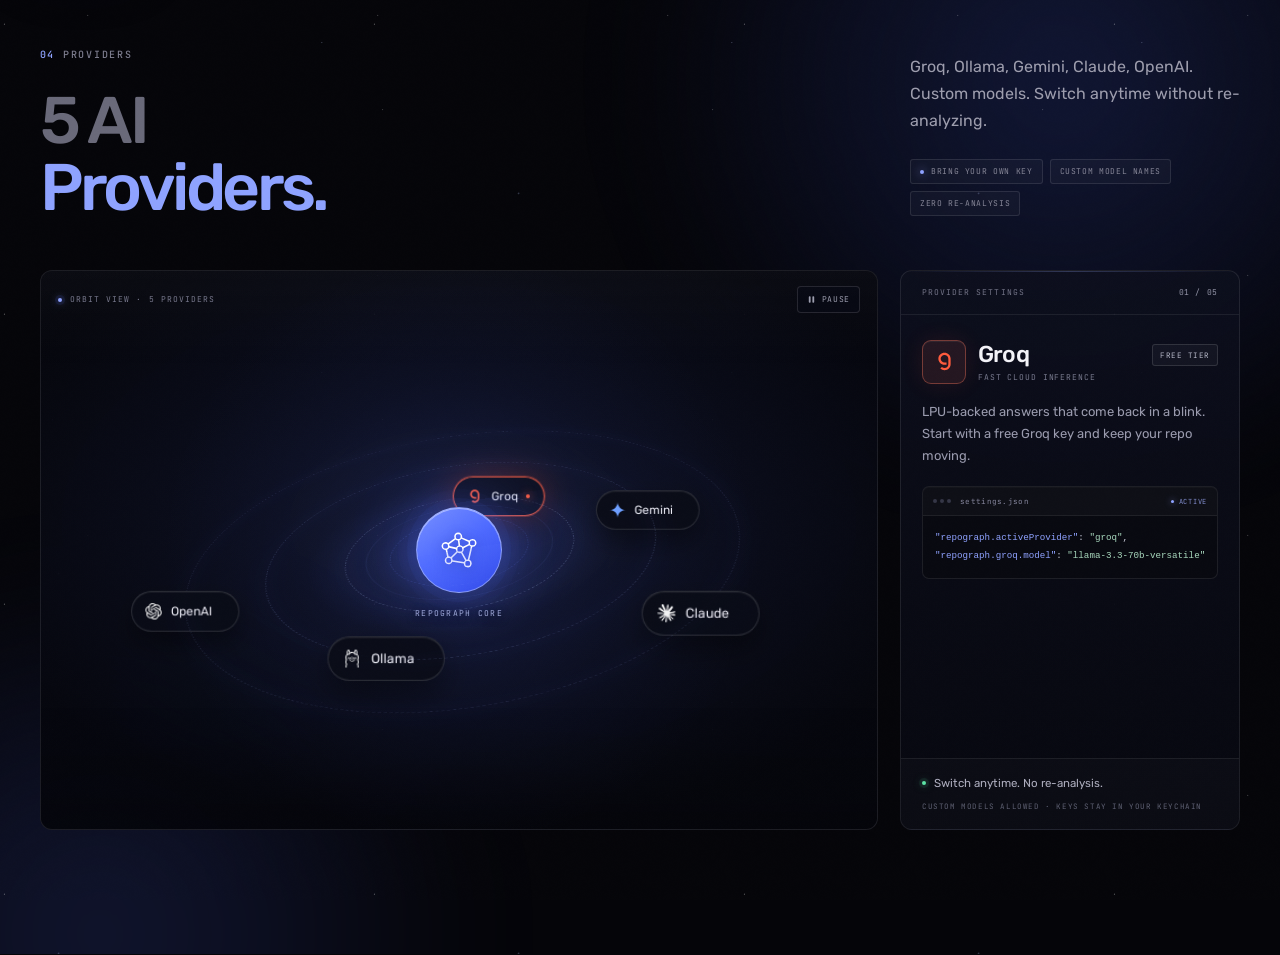
<file: _solar_a.html>
<!doctype html>
<html lang="en">
  <head>
    <script async src="https://www.googletagmanager.com/gtag/js?id=G-0S1X48E07N"></script>
    <script>
      window.dataLayer = window.dataLayer || [];
      function gtag() { dataLayer.push(arguments); }
      gtag("js", new Date());
      gtag("config", "G-0S1X48E07N");
    </script>
    <meta charset="UTF-8" />
    <meta name="viewport" content="width=device-width, initial-scale=1.0" />
    <title>RepoGraph AI - AI Coding Agent Graph & VS Code Dependency Visualizer</title>
    <meta name="description" content="RepoGraph AI turns any repo into an AI coding-agent graph: visual dependency maps, AI summaries & Q&A in VS Code. Free, open source, your own key." />
    <meta name="keywords" content="VS Code extension, dependency graph, codebase visualizer, AI code understanding, repo graph, codebase explorer, file dependency map, code analysis tool, open source VS Code, Groq AI, Ollama VS Code, codebase Q&A, TypeScript dependency graph, code architecture visualization, ai graph, graph ai, repograph, repo graph ai, graph repo, repository graph, codebase graph, coding agent graph, graph for coding agent, ai coding agent, ai agent codebase" />
    <meta name="author" content="Kaushalendra Yadav" />
    <meta name="robots" content="index, follow, max-snippet:-1, max-image-preview:large, max-video-preview:-1" />
    <meta name="googlebot" content="index, follow" />
    <link rel="canonical" href="https://repograph.kaushalendra.me/" />
    <meta property="og:type" content="website" />
    <meta property="og:url" content="https://repograph.kaushalendra.me/" />
    <meta property="og:site_name" content="RepoGraph AI" />
    <meta property="og:title" content="RepoGraph AI - The AI Graph for Coding Agents" />
    <meta property="og:description" content="Turn any repo into an AI coding-agent graph: dependency maps, AI summaries, and live Q&A - all inside VS Code. Free, open source, bring your own API key." />
    <meta property="og:image" content="https://repograph.kaushalendra.me/assets/og-image.png" />
    <meta property="og:image:secure_url" content="https://repograph.kaushalendra.me/assets/og-image.png" />
    <meta property="og:image:type" content="image/png" />
    <meta property="og:image:width" content="1200" />
    <meta property="og:image:height" content="630" />
    <meta property="og:image:alt" content="RepoGraph AI - Visual dependency graph with AI summaries for VS Code" />
    <meta property="og:video" content="https://repograph.kaushalendra.me/assets/walkthrough.mp4" />
    <meta property="og:video:secure_url" content="https://repograph.kaushalendra.me/assets/walkthrough.mp4" />
    <meta property="og:video:type" content="video/mp4" />
    <meta property="og:video:width" content="1920" />
    <meta property="og:video:height" content="1080" />
    <meta property="og:locale" content="en_US" />
    <meta name="twitter:card" content="summary_large_image" />
    <meta name="twitter:site" content="@kaushalxcode" />
    <meta name="twitter:creator" content="@kaushalxcode" />
    <meta name="twitter:url" content="https://repograph.kaushalendra.me/" />
    <meta name="twitter:title" content="RepoGraph AI - The AI Graph for Coding Agents" />
    <meta name="twitter:description" content="Free VS Code extension: turn any repo into a coding-agent graph with dependency maps, AI summaries & Q&A. Bring your own API key. Zero telemetry." />
    <meta name="twitter:image" content="https://repograph.kaushalendra.me/assets/og-image.png" />
    <meta name="twitter:image:alt" content="RepoGraph AI dependency graph and AI summary inside VS Code" />
    <meta name="theme-color" content="#06060B" />
    <script type="application/ld+json">
      {
        "@context": "https://schema.org",
        "@graph": [
          {
            "@type": "SoftwareApplication",
            "@id": "https://repograph.kaushalendra.me/#app",
            "name": "RepoGraph AI",
            "alternateName": ["RepoGraph", "Repo Graph AI", "RepoGraphAI"],
            "description": "RepoGraph AI (RepoGraph) turns any repository into an AI coding-agent graph: a free, open-source VS Code extension that maps your codebase into an interactive dependency graph with AI-generated summaries and live Q&A. Supports Groq, Ollama, Gemini, Anthropic Claude, and OpenAI.",
            "url": "https://repograph.kaushalendra.me/",
            "applicationCategory": "DeveloperApplication",
            "operatingSystem": "Windows, macOS, Linux",
            "softwareVersion": "1.0",
            "license": "https://github.com/Kaushalendra-Marcus/RepoGraph-AI/blob/main/LICENSE",
            "isAccessibleForFree": true,
            "offers": { "@type": "Offer", "price": "0", "priceCurrency": "USD" },
            "downloadUrl": "https://marketplace.visualstudio.com/items?itemName=kaushalendra.repograph-ai",
            "author": { "@type": "Person", "name": "Kaushalendra Yadav", "url": "https://github.com/Kaushalendra-Marcus" }
          },
          {
            "@type": "WebSite",
            "@id": "https://repograph.kaushalendra.me/#website",
            "url": "https://repograph.kaushalendra.me/",
            "name": "RepoGraph AI",
            "inLanguage": "en-US"
          },
          {
            "@type": "VideoObject",
            "@id": "https://repograph.kaushalendra.me/#walkthrough",
            "name": "RepoGraph AI - 57-second walkthrough",
            "description": "Walkthrough of RepoGraph AI inside VS Code: one-click workspace analysis, the interactive dependency graph, the generated data-flow map and the REPOGRAPH-CONTEXT.md file that AI coding agents read.",
            "thumbnailUrl": "https://repograph.kaushalendra.me/assets/walkthrough-poster.jpg",
            "uploadDate": "2026-10-18",
            "duration": "PT57S",
            "contentUrl": "https://repograph.kaushalendra.me/assets/walkthrough.mp4",
            "embedUrl": "https://repograph.kaushalendra.me/#demo",
            "isFamilyFriendly": true,
            "creator": { "@type": "Person", "name": "Kaushalendra Yadav", "url": "https://github.com/Kaushalendra-Marcus" }
          },
          {
            "@type": "FAQPage",
            "mainEntity": [
              { "@type": "Question", "name": "Is RepoGraph AI free?", "acceptedAnswer": { "@type": "Answer", "text": "Yes. 100% free and MIT-licensed. Bring your own API key from Groq (free tier) or Ollama (fully local)." } },
              { "@type": "Question", "name": "Does RepoGraph AI send my code to a server?", "acceptedAnswer": { "@type": "Answer", "text": "No. No backend server. The only external request is to the AI provider you configure." } },
              { "@type": "Question", "name": "Which AI providers are supported?", "acceptedAnswer": { "@type": "Answer", "text": "Groq, Ollama, Google Gemini, Anthropic Claude, and OpenAI with custom model names." } },
              { "@type": "Question", "name": "How do I install RepoGraph AI?", "acceptedAnswer": { "@type": "Answer", "text": "Search RepoGraph AI in the VS Code Marketplace or run ext install kaushalendra.repograph-ai." } },
              { "@type": "Question", "name": "What is an AI coding agent graph?", "acceptedAnswer": { "@type": "Answer", "text": "An AI coding agent graph is a machine-readable map of a repository with files as nodes and imports and calls as typed edges. RepoGraph AI builds this graph for any repo." } },
              { "@type": "Question", "name": "Can coding agents use my RepoGraph repo graph?", "acceptedAnswer": { "@type": "Answer", "text": "Yes. The RepoGraph flow tracer exports the repo graph as typed trace records that coding agents can consume, with file and line references." } },
              { "@type": "Question", "name": "How is RepoGraph different from other repo graph tools?", "acceptedAnswer": { "@type": "Answer", "text": "RepoGraph AI combines a live dependency graph, per-file AI summaries, multi-turn codebase Q&A, five AI providers, and zero telemetry, free and open source inside VS Code." } }
            ]
          }
        ]
      }
    </script>
    <link rel="preconnect" href="https://fonts.googleapis.com" />
    <link rel="preconnect" href="https://fonts.gstatic.com" crossorigin />
    <link href="https://fonts.googleapis.com/css2?family=Rubik:wght@300;400;500;600;700&family=JetBrains+Mono:wght@400;500&display=swap" rel="stylesheet" />
    <link rel="icon" type="image/svg+xml" href="/assets/favicon.svg" />
    <link rel="icon" type="image/png" sizes="48x48" href="/assets/favicon-48x48.png" />
    <link rel="shortcut icon" href="/favicon.ico" />
    <link rel="apple-touch-icon" sizes="180x180" href="/assets/apple-touch-icon.png" />
    <link rel="manifest" href="/site.webmanifest" />
    <meta name="msapplication-TileColor" content="#4F6BFF" />
    <link rel="stylesheet" href="styles.css?v=7" />
  <style>header.site-nav, footer, main > section:not(#providers){display:none!important} body{background:#050509!important} .solar{padding-top:40px!important}.solar-beam-svg{display:none!important}</style></head>

  <body id="top">
    <a class="skip-link" href="#features">Skip to content</a>
    <div class="grain" aria-hidden="true"></div>

    <!-- ═══════════════ NAV ═══════════════ -->
    <header class="site-nav nav-dark" id="siteNav">
      <div class="nav-inner">
        <a class="brand" href="/" aria-label="RepoGraph AI — home">
          <span class="brand-mark" aria-hidden="true">
            <svg viewBox="0 0 24 24" fill="currentColor" xmlns="http://www.w3.org/2000/svg"><path d="M3.5 12c.015 0 .028-.004.042-.004l.94 4.226a2.497 2.497 0 1 0 3.345 3.173l7.182 1.197a2.491 2.491 0 1 0 3.527-2.36l1.902-8.238c.021 0 .04.006.062.006a2.5 2.5 0 1 0-2.03-3.95l-4.53-2.012a2.5 2.5 0 1 0-4.692.528L5.151 7.637A2.495 2.495 0 1 0 3.5 12zm1.018-.222a2.51 2.51 0 0 0 1.26-1.26l4.226.94c0 .014-.004.027-.004.042a2.484 2.484 0 0 0 .416 1.377l-3.54 3.54A2.483 2.483 0 0 0 5.5 16c-.014 0-.028.004-.042.004zm7.184-2.635a2.501 2.501 0 0 0-1.48 1.339l-4.226-.94c0-.014.004-.027.004-.042a2.472 2.472 0 0 0-.247-1.065l4.096-3.072a2.477 2.477 0 0 0 1.457.617zM14 11v1a1 1 0 0 1-1 1h-1a1 1 0 0 1-1-1v-1a1 1 0 0 1 1-1h1a1 1 0 0 1 1 1zm1.173 8.605L7.99 18.408a2.483 2.483 0 0 0-.407-1.285l3.54-3.54a2.405 2.405 0 0 0 2.123.29l2.632 4.74a2.494 2.494 0 0 0-.706.992zM6 20H5a1 1 0 0 1-1-1v-1a1 1 0 0 1 1-1h1a1 1 0 0 1 1 1v1a1 1 0 0 1-1 1zm13 0v1a1 1 0 0 1-1 1h-1a1 1 0 0 1-1-1v-1a1 1 0 0 1 1-1h1a1 1 0 0 1 1 1zm-1.438-1.994c-.02 0-.04-.006-.062-.006a2.466 2.466 0 0 0-.747.127l-2.632-4.74a2.411 2.411 0 0 0 .784-2.53l3.638-1.82a2.502 2.502 0 0 0 .92.731zM20 6h1a1 1 0 0 1 1 1v1a1 1 0 0 1-1 1h-1a1 1 0 0 1-1-1V7a1 1 0 0 1 1-1zm-1.939.963a2.301 2.301 0 0 0 .034 1.18l-3.638 1.82a2.483 2.483 0 0 0-1.763-.943l-.396-3.163a2.499 2.499 0 0 0 1.231-.908zM10 4V3a1 1 0 0 1 1-1h1a1 1 0 0 1 1 1v1a1 1 0 0 1-1 1h-1a1 1 0 0 1-1-1zM2 9a1 1 0 0 1 1-1h1a1 1 0 0 1 1 1v1a1 1 0 0 1-1 1H3a1 1 0 0 1-1-1z"/></svg>
          </span>
          <span class="brand-name">RepoGraph <em>AI</em></span>
          <span class="brand-ver">v1.0</span>
        </a>

        <nav class="nav-links" id="navlinks" aria-label="Primary">
          <a href="#features">Features</a>
          <a href="#providers">Providers</a>
          <a href="#demo">Demo</a>
          <a href="#how">How it works</a>
          <a href="#compare">Compare</a>
          <a href="#install">Install</a>
        </nav>

        <div class="nav-actions">
          <a class="nav-ghost" href="https://github.com/Kaushalendra-Marcus/RepoGraph-AI" target="_blank" rel="noopener">GitHub <span aria-hidden="true">↗</span></a>
          <a class="nav-cta" href="https://marketplace.visualstudio.com/items?itemName=kaushalendra.repograph-ai" target="_blank" rel="noopener">Install free <span aria-hidden="true">→</span></a>
          <button class="nav-burger" id="hamburger" type="button" aria-label="Open menu" aria-expanded="false" aria-controls="mobileMenu">
            <span></span><span></span>
          </button>
        </div>
      </div>

      <div class="mobile-panel" id="mobileMenu" aria-hidden="true">
        <nav aria-label="Mobile">
          <a href="#features">Features</a>
          <a href="#providers">Providers</a>
          <a href="#demo">Live demo</a>
          <a href="#how">How it works</a>
          <a href="#compare">Compare</a>
          <a href="#install">Install</a>
          <a href="https://github.com/Kaushalendra-Marcus/RepoGraph-AI" target="_blank" rel="noopener">GitHub <span aria-hidden="true">↗</span></a>
        </nav>
        <a class="mobile-cta" href="https://marketplace.visualstudio.com/items?itemName=kaushalendra.repograph-ai" target="_blank" rel="noopener">Install free <span aria-hidden="true">→</span></a>
        <span class="mobile-note">Free · open source · MIT licensed</span>
      </div>
    </header>

    <main>
      <!-- ═══════════════ HERO ═══════════════ -->
      <section class="hero" data-nav-theme="dark" aria-label="RepoGraph AI introduction">
        <div class="hero-bg" aria-hidden="true">
          <span class="hero-facet f1"></span>
          <span class="hero-facet f2"></span>
          <span class="hero-glow g1"></span>
          <span class="hero-glow g2"></span>
          <span class="hero-horizon"></span>
        </div>

        <div class="wrap hero-inner">
          <div class="hero-copy">
            <div class="hero-badges">
              <span class="badge">Free · open source</span>
              <span class="badge">VS Code extension</span>
              <span class="badge badge-status"><i class="dot"></i>Status · local-first</span>
            </div>

            <h1 class="hero-title">
              <span class="dim">Know every file.</span>
              <span>Cite every line.</span>
            </h1>

            <p class="hero-sub">RepoGraph AI turns any repo into a <strong>live dependency graph</strong> — every import traced, every answer backed by <strong>file:line evidence</strong>. Install once, use it in <strong>every project</strong>. New to a codebase? Understand it in minutes. <em>Trace every call. Prove every diff.</em></p>

            <div class="hero-actions">
              <a class="btn-split" href="https://marketplace.visualstudio.com/items?itemName=kaushalendra.repograph-ai" target="_blank" rel="noopener">
                <span class="btn-label">Try for free</span>
                <span class="btn-arrow" aria-hidden="true">→</span>
              </a>
              <a class="btn-ghost" href="https://github.com/Kaushalendra-Marcus/RepoGraph-AI" target="_blank" rel="noopener">
                <svg width="15" height="15" viewBox="0 0 16 16" fill="currentColor" aria-hidden="true"><path d="M8 0C3.58 0 0 3.58 0 8c0 3.54 2.29 6.53 5.47 7.59.4.07.55-.17.55-.38 0-.19-.01-.82-.01-1.49-2.01.37-2.53-.49-2.69-.94-.09-.23-.48-.94-.82-1.13-.28-.15-.68-.52-.01-.53.63-.01 1.08.58 1.23.82.72 1.21 1.87.87 2.33.66.07-.52.28-.87.51-1.07-1.78-.2-3.64-.89-3.64-3.95 0-.87.31-1.59.82-2.15-.08-.2-.36-1.02.08-2.12 0 0 .67-.21 2.2.82.64-.18 1.32-.27 2-.27.68 0 1.36.09 2 .27 1.53-1.04 2.2-.82 2.2-.82.44 1.1.16 1.92.08 2.12.51.56.82 1.27.82 2.15 0 3.07-1.87 3.75-3.65 3.95.29.25.54.73.54 1.48 0 1.07-.01 1.93-.01 2.2 0 .21.15.46.55.38A8.013 8.013 0 0016 8c0-4.42-3.58-8-8-8z"/></svg>
                Star on GitHub
              </a>
            </div>

            <p class="hero-fine">Free plan, no card <span>·</span> runs on-device <span>·</span> zero telemetry</p>

            <a class="hero-v2" href="#v2">
              <span class="v2-tag">v2.0</span>
              <span>Flow tracing is coming — follow data file to file.</span>
              <span class="v2-arrow" aria-hidden="true">→</span>
            </a>
          </div>

          <div class="hero-visual">
            <div class="scene" data-parallax="0.035">
              <div class="scene-aura" aria-hidden="true"></div>
              <svg class="scene-svg" viewBox="0 0 760 680" role="img" aria-label="Isometric view of a glowing dependency graph being compiled into an agent context layer">
                <defs>
                  <radialGradient id="sceneHalo" cx="50%" cy="55%" r="50%">
                    <stop offset="0" stop-color="#7590ff" stop-opacity=".48"/>
                    <stop offset=".5" stop-color="#3154ff" stop-opacity=".16"/>
                    <stop offset="1" stop-color="#06060b" stop-opacity="0"/>
                  </radialGradient>
                  <linearGradient id="slabTop" x1="0" y1="0" x2="1" y2="1">
                    <stop offset="0" stop-color="#d3ddff" stop-opacity=".62"/>
                    <stop offset=".34" stop-color="#8ba2ff" stop-opacity=".42"/>
                    <stop offset=".7" stop-color="#4d6aff" stop-opacity=".58"/>
                    <stop offset="1" stop-color="#233fce" stop-opacity=".88"/>
                  </linearGradient>
                  <linearGradient id="slabEdge" x1="0" y1="0" x2="0" y2="1">
                    <stop offset="0" stop-color="#7f97ff" stop-opacity=".8"/>
                    <stop offset="1" stop-color="#1a2a9c" stop-opacity=".2"/>
                  </linearGradient>
                  <linearGradient id="wireGrad" x1="0" y1="0" x2="1" y2="1">
                    <stop offset="0" stop-color="#ffffff" stop-opacity=".75"/>
                    <stop offset="1" stop-color="#a9baff" stop-opacity=".28"/>
                  </linearGradient>
                  <filter id="blurHalo" x="-60%" y="-60%" width="220%" height="220%">
                    <feGaussianBlur stdDeviation="22"/>
                  </filter>
                  <filter id="nodeGlow" x="-250%" y="-250%" width="600%" height="600%">
                    <feGaussianBlur stdDeviation="5"/>
                  </filter>
                  <g id="slabFace">
                    <g transform="scale(1,.577) rotate(45)">
                      <rect x="-195" y="-195" width="390" height="390" rx="46" fill="#1a2a93" stroke="#4464ff" stroke-width=".7"/>
                    </g>
                  </g>
                </defs>

                <ellipse cx="380" cy="430" rx="330" ry="200" fill="url(#sceneHalo)"/>
                <ellipse cx="380" cy="510" rx="250" ry="70" fill="#3e5bff" opacity=".28" filter="url(#blurHalo)"/>

                <!-- faint isometric ground plates -->
                <g opacity=".34">
                  <g transform="translate(150,560) scale(1,.577) rotate(45)">
                    <rect x="-74" y="-74" width="148" height="148" rx="18" fill="none" stroke="#738bff" stroke-width=".8"/>
                  </g>
                  <g transform="translate(636,520) scale(1,.577) rotate(45)">
                    <rect x="-58" y="-58" width="116" height="116" rx="14" fill="none" stroke="#738bff" stroke-width=".8"/>
                  </g>
                  <circle cx="196" cy="606" r="3.2" fill="#dfe6ff"/>
                  <circle cx="196" cy="606" r="9" fill="#9fb2ff" opacity=".32" filter="url(#nodeGlow)"/>
                  <circle cx="620" cy="574" r="3.2" fill="#dfe6ff"/>
                  <circle cx="620" cy="574" r="9" fill="#9fb2ff" opacity=".32" filter="url(#nodeGlow)"/>
                </g>

                <!-- hovering agent layer -->
                <g class="scene-float">
                  <g transform="translate(380,215) rotate(0)">
                    <g transform="scale(1,.577) rotate(45)">
                      <rect x="-152" y="-152" width="304" height="304" rx="22" fill="rgba(61,86,221,.08)" stroke="url(#wireGrad)" stroke-width="1.1"/>
                    </g>
                  </g>
                  <g stroke="#b4c4ff" stroke-width=".8" stroke-dasharray="2 6" opacity=".55">
                    <line x1="595" y1="215" x2="632" y2="330"/>
                    <line x1="165" y1="215" x2="128" y2="330"/>
                    <line x1="380" y1="303" x2="380" y2="380"/>
                  </g>
                  <g fill="#e7edff">
                    <circle cx="380" cy="127" r="2.6"/><circle cx="595" cy="215" r="2.6"/>
                    <circle cx="380" cy="303" r="2.6"/><circle cx="165" cy="215" r="2.6"/>
                  </g>
                  <g transform="translate(505,168) rotate(30)">
                    <rect x="-70" y="-11" width="140" height="22" rx="3" fill="rgba(8,12,38,.42)" stroke="rgba(196,210,255,.38)" stroke-width=".8"/>
                    <text x="0" y="3.6" text-anchor="middle" class="scene-label">AGENT CONTEXT</text>
                  </g>
                  <text x="384" y="367" text-anchor="middle" class="scene-micro">3 LAYERS · 1 GRAPH</text>
                </g>

                <!-- the graph slab: extruded thickness -->
                <g class="scene-slab">
                  <g>
                    <use href="#slabFace" transform="translate(380,388) translate(0,34)"/>
                    <use href="#slabFace" transform="translate(380,388) translate(0,32)"/>
                    <use href="#slabFace" transform="translate(380,388) translate(0,30)"/>
                    <use href="#slabFace" transform="translate(380,388) translate(0,28)"/>
                    <use href="#slabFace" transform="translate(380,388) translate(0,26)"/>
                    <use href="#slabFace" transform="translate(380,388) translate(0,24)"/>
                    <use href="#slabFace" transform="translate(380,388) translate(0,22)"/>
                    <use href="#slabFace" transform="translate(380,388) translate(0,20)"/>
                    <use href="#slabFace" transform="translate(380,388) translate(0,18)"/>
                    <use href="#slabFace" transform="translate(380,388) translate(0,16)"/>
                    <use href="#slabFace" transform="translate(380,388) translate(0,14)"/>
                    <use href="#slabFace" transform="translate(380,388) translate(0,12)"/>
                    <use href="#slabFace" transform="translate(380,388) translate(0,10)"/>
                    <use href="#slabFace" transform="translate(380,388) translate(0,8)"/>
                    <use href="#slabFace" transform="translate(380,388) translate(0,6)"/>
                    <use href="#slabFace" transform="translate(380,388) translate(0,4)"/>
                    <use href="#slabFace" transform="translate(380,388) translate(0,2)"/>
                  </g>
                  <g class="slab-top">
                    <g transform="translate(380,388) scale(1,.577) rotate(45)">
                      <rect x="-195" y="-195" width="390" height="390" rx="46" fill="url(#slabTop)" stroke="rgba(231,239,255,.62)" stroke-width="1.1"/>
                      <rect x="-184" y="-184" width="368" height="368" rx="38" fill="none" stroke="rgba(255,255,255,.22)" stroke-width=".8"/>
                    </g>
                  </g>
                  <ellipse cx="380" cy="556" rx="205" ry="26" fill="#92a8ff" opacity=".5" filter="url(#blurHalo)"/>

                  <!-- graph inside the plane -->
                  <g class="slab-graph">
                    <g stroke="rgba(236,242,255,.5)" stroke-width=".9" fill="none">
                      <path d="M300 400 L438 407 L500 456 L382 492 L262 455 Z"/>
                      <path d="M300 400 L382 492"/>
                      <path d="M438 407 L262 455" stroke-dasharray="3 5" opacity=".7"/>
                    </g>
                    <g fill="#f2f6ff">
                      <circle cx="300" cy="400" r="3.4"/><circle cx="438" cy="407" r="3.4"/>
                      <circle cx="500" cy="456" r="3"/><circle cx="382" cy="492" r="4.2"/><circle cx="262" cy="455" r="2.8"/>
                    </g>
                    <g fill="#aabfff" opacity=".55" filter="url(#nodeGlow)">
                      <circle cx="300" cy="400" r="10"/><circle cx="438" cy="407" r="10"/>
                      <circle cx="382" cy="492" r="14"/><circle cx="500" cy="456" r="8"/><circle cx="262" cy="455" r="8"/>
                    </g>
                    <g class="scene-file">
                      <text x="277" y="386" text-anchor="middle">auth.ts</text>
                      <text x="438" y="390" text-anchor="middle">graph.ts</text>
                      <text x="391" y="516" text-anchor="middle">Q&amp;A</text>
                    </g>
                  </g>

                  <g transform="translate(255,447) rotate(-30)">
                    <rect x="-77" y="-11" width="154" height="22" rx="3" fill="rgba(13,21,72,.38)" stroke="rgba(220,231,255,.34)" stroke-width=".8"/>
                    <text x="0" y="3.6" text-anchor="middle" class="scene-label">DEPENDENCY GRAPH</text>
                  </g>
                  <text x="380" y="577" text-anchor="middle" class="scene-micro">EVERY IMPORT · EVERY CALL</text>
                </g>

                <!-- floating tags -->
                <g transform="translate(646,304) rotate(-30)">
                  <rect x="-43" y="-12" width="86" height="24" rx="3" fill="rgba(16,24,80,.34)" stroke="rgba(183,199,255,.3)" stroke-width=".8"/>
                  <text x="0" y="3.4" text-anchor="middle" class="scene-label">TRACE</text>
                </g>
                <g transform="translate(132,532) rotate(30)">
                  <rect x="-54" y="-12" width="108" height="24" rx="3" fill="rgba(16,24,80,.34)" stroke="rgba(183,199,255,.3)" stroke-width=".8"/>
                  <text x="0" y="3.4" text-anchor="middle" class="scene-label">FILE : LINE</text>
                </g>
                <g transform="translate(610,470) rotate(-30)" opacity=".7">
                  <rect x="-48" y="-10" width="96" height="20" rx="3" fill="rgba(16,24,80,.22)" stroke="rgba(183,199,255,.22)" stroke-width=".7"/>
                  <text x="0" y="3" text-anchor="middle" class="scene-micro">READY FOR AGENTS</text>
                </g>
              </svg>

              <div class="hero-stat" aria-hidden="true">
                <div class="hs-head"><i class="dot"></i>Analysis complete</div>
                <div class="hs-n">142 <span>files</span> <b>·</b> 312 <span>edges</span></div>
                <div class="hs-sub">Most connected <b>lib/auth.ts</b> — in 18 / out 6</div>
              </div>

              <div class="hero-command">
                <div class="hc-head">
                  <span><i class="dot"></i>Repograph · command</span>
                  <span class="hc-os">VS CODE</span>
                </div>
                <div class="hero-tabs" role="group" aria-label="Try a command">
                  <button class="htab active" type="button" data-cmd="ext install kaushalendra.repograph-ai" aria-pressed="true">Analyze</button>
                  <button class="htab" type="button" data-cmd="Ctrl+Shift+P → RepoGraph: Summarize" aria-pressed="false">Summarize</button>
                  <button class="htab" type="button" data-cmd="Ctrl+Shift+P → RepoGraph: Ask" aria-pressed="false">Ask</button>
                </div>
                <div class="hero-cmdrow">
                  <span class="hs-prompt">$</span>
                  <span class="hs-cmd" id="hsCmd">ext install kaushalendra.repograph-ai</span>
                  <button class="hs-btn" type="button" data-copy="ext install kaushalendra.repograph-ai">Copy</button>
                </div>
              </div>
            </div>
          </div>
        </div>

        <div class="wrap hero-trust">
          <span class="trust-label">Pairs with your agent</span>
          <div class="trust-logos">
            <span class="trust-logo"><img src="assets/logos/cursor.svg" alt="" width="16" height="16" loading="lazy" />Cursor</span>
            <span class="trust-logo"><img src="assets/logos/githubcopilot.svg" alt="" width="16" height="16" loading="lazy" />Copilot</span>
            <span class="trust-logo"><img src="assets/logos/claude.svg" alt="" width="16" height="16" loading="lazy" />Claude Code</span>
            <span class="trust-logo"><img src="assets/logos/openai.svg" alt="" width="16" height="16" loading="lazy" />Codex</span>
            <span class="trust-logo"><img src="assets/logos/opencode.svg" alt="" width="16" height="16" loading="lazy" />OpenCode</span>
            <span class="trust-logo"><img src="assets/logos/windsurf.svg" alt="" width="16" height="16" loading="lazy" />Windsurf</span>
          </div>
          <a class="trust-more" href="#who">All 8 integrations <span aria-hidden="true">→</span></a>
        </div>
      </section>
      <!-- ═══════════════ FEATURES ═══════════════ -->
      <section class="section features" id="features" data-nav-theme="light" aria-labelledby="features-heading">
        <div class="wrap">
          <header class="sec-head split-head">
            <div>
              <span class="eyebrow"><b>01</b> Capabilities</span>
              <h2 class="display" id="features-heading">
                <span class="dim">One map of the code.</span>
                <span class="accent">Answers with proof,<br />not guesses.</span>
              </h2>
            </div>
            <p class="lede">Six essentials. Every answer traces a real path with file:line citations — no re-reading the repo four times.</p>
          </header>

          <div class="feature-grid">
            <article class="feature reveal">
              <div class="f-art">
                <svg viewBox="0 0 300 210" aria-hidden="true">
                  <defs>
                    <linearGradient id="fg1" x1="0" y1="0" x2="1" y2="1">
                      <stop offset="0" stop-color="#6d86ff" stop-opacity=".85"/><stop offset="1" stop-color="#b8c5ff" stop-opacity=".55"/>
                    </linearGradient>
                  </defs>
                  <g class="ill-line">
                    <g transform="translate(150,160)"><g transform="scale(1,.56) rotate(45)"><rect x="-84" y="-84" width="168" height="168" rx="18"/></g></g>
                    <g transform="translate(150,142)"><g transform="scale(1,.56) rotate(45)"><rect x="-84" y="-84" width="168" height="168" rx="18"/></g></g>
                    <g transform="translate(150,124)"><g transform="scale(1,.56) rotate(45)"><rect x="-84" y="-84" width="168" height="168" rx="18"/></g></g>
                    <g transform="translate(150,106)"><g transform="scale(1,.56) rotate(45)"><rect x="-84" y="-84" width="168" height="168" rx="18"/></g></g>
                    <line x1="31" y1="160" x2="31" y2="106"/><line x1="269" y1="160" x2="269" y2="106"/>
                  </g>
                  <g class="ill-blue">
                    <g transform="translate(150,88)"><g transform="scale(1,.56) rotate(45)"><rect x="-74" y="-74" width="148" height="148" rx="16" fill="rgba(99,124,255,.08)" stroke="url(#fg1)"/></g></g>
                    <g transform="translate(150,88) scale(1,.56) rotate(45)">
                      <path d="M-34 -18 L 12 -30 L 36 12 L -8 30 Z" fill="none" stroke="rgba(125,148,255,.8)" stroke-width="1"/>
                      <circle cx="-34" cy="-18" r="2.4" fill="#6d86ff"/><circle cx="12" cy="-30" r="2.4" fill="#6d86ff"/>
                      <circle cx="36" cy="12" r="2.4" fill="#6d86ff"/><circle cx="-8" cy="30" r="2.4" fill="#6d86ff"/>
                    </g>
                  </g>
                </svg>
              </div>
              <span class="f-tag">Graph</span>
              <h3>Dependency Graph</h3>
              <p>Interactive canvas of every file and import. Click for details, double-click to open. God-nodes surface the files everything depends on. No setup per project — open any folder and go.</p>
            </article>

            <article class="feature reveal reveal-d1">
              <div class="f-art">
                <svg viewBox="0 0 300 210" aria-hidden="true">
                  <g class="ill-line">
                    <g transform="translate(96,152)"><g transform="scale(1,.56) rotate(45)"><rect x="-54" y="-36" width="108" height="72" rx="10"/></g></g>
                    <g transform="translate(200,170)"><g transform="scale(1,.56) rotate(45)"><rect x="-48" y="-32" width="96" height="64" rx="10"/></g></g>
                    <path d="M96 126 C 125 90 154 68 184 80" stroke-dasharray="3 6"/>
                    <path d="M198 142 C 210 150 208 158 202 166" stroke-dasharray="3 6"/>
                  </g>
                  <g class="ill-blue">
                    <g transform="translate(188,96)"><g transform="scale(1,.56) rotate(45)"><rect x="-60" y="-42" width="120" height="84" rx="11" fill="rgba(99,124,255,.08)" stroke="rgba(109,134,255,.9)"/></g></g>
                    <g transform="translate(188,96) scale(1,.56) rotate(45)">
                      <line x1="-34" y1="-16" x2="26" y2="-16" stroke="rgba(109,134,255,.7)" stroke-width="1.5"/>
                      <line x1="-34" y1="-4" x2="10" y2="-4" stroke="rgba(140,158,220,.65)" stroke-width="1.2"/>
                      <line x1="-34" y1="8" x2="18" y2="8" stroke="rgba(140,158,220,.45)" stroke-width="1.2"/>
                    </g>
                    <circle cx="184" cy="78" r="2.6" fill="#6d86ff"/><circle cx="188" cy="78" r="8" fill="#6d86ff" opacity=".18"/>
                  </g>
                </svg>
              </div>
              <span class="f-tag">Summaries</span>
              <h3>AI File Summaries</h3>
              <p>Plain-English explanations of what each file does, exports, and depends on — generated on your key.</p>
            </article>

            <article class="feature reveal reveal-d2">
              <div class="f-art">
                <svg viewBox="0 0 300 210" aria-hidden="true">
                  <g class="ill-line">
                    <g transform="translate(150,160)"><g transform="scale(1,.56) rotate(45)"><rect x="-72" y="-72" width="144" height="144" rx="15"/></g></g>
                    <path d="M103 64 V 114 M150 48 V 114 M197 64 V 114" stroke-dasharray="3 6"/>
                    <g transform="translate(84,60)"><g transform="scale(1,.56) rotate(45)"><rect x="-22" y="-22" width="44" height="44" rx="6"/></g></g>
                    <g transform="translate(150,42)"><g transform="scale(1,.56) rotate(45)"><rect x="-22" y="-22" width="44" height="44" rx="6"/></g></g>
                    <g transform="translate(215,60)"><g transform="scale(1,.56) rotate(45)"><rect x="-22" y="-22" width="44" height="44" rx="6"/></g></g>
                    <g transform="translate(117,88)"><g transform="scale(1,.56) rotate(45)"><rect x="-16" y="-16" width="32" height="32" rx="5"/></g></g>
                    <g transform="translate(182,88)"><g transform="scale(1,.56) rotate(45)"><rect x="-16" y="-16" width="32" height="32" rx="5"/></g></g>
                    <g transform="translate(150,118)"><g transform="scale(1,.56) rotate(45)"><rect x="-12" y="-12" width="24" height="24" rx="4"/></g></g>
                  </g>
                  <g class="ill-blue">
                    <g transform="translate(150,160)"><g transform="scale(1,.56) rotate(45)"><rect x="-56" y="-56" width="112" height="112" rx="12" fill="rgba(99,124,255,.12)" stroke="rgba(109,134,255,.9)"/></g></g>
                    <circle cx="150" cy="160" r="13" fill="#6d86ff" opacity=".16"/>
                    <circle cx="150" cy="160" r="3.5" fill="#dfe6ff"/>
                  </g>
                </svg>
              </div>
              <span class="f-tag">Q&amp;A</span>
              <h3>Codebase Q&amp;A</h3>
              <p>Ask in plain English with full graph context and file references. Multi-turn, with history. Paste any answer into your agent — cited context, zero wasted tokens.</p>
            </article>

            <article class="feature reveal reveal-d3">
              <div class="f-art">
                <svg viewBox="0 0 300 210" aria-hidden="true">
                  <g class="ill-line">
                    <ellipse cx="150" cy="112" rx="112" ry="54" transform="rotate(-12 150 112)" stroke-dasharray="4 7"/>
                    <ellipse cx="150" cy="112" rx="78" ry="34" transform="rotate(-12 150 112)" stroke-dasharray="2 7" opacity=".7"/>
                    <g transform="translate(150,116)"><g transform="scale(1,.56) rotate(45)"><rect x="-58" y="-58" width="116" height="116" rx="12"/></g></g>
                    <circle cx="60" cy="136" r="3"/><circle cx="246" cy="94" r="3"/><circle cx="91" cy="66" r="3"/>
                    <circle cx="221" cy="153" r="3"/><circle cx="180" cy="44" r="3"/>
                  </g>
                  <g class="ill-blue">
                    <g transform="translate(150,116)"><g transform="scale(1,.56) rotate(45)"><rect x="-44" y="-44" width="88" height="88" rx="10" fill="rgba(99,124,255,.12)" stroke="rgba(109,134,255,.85)"/></g></g>
                    <circle cx="150" cy="116" r="5" fill="#dfe6ff"/>
                    <circle cx="150" cy="116" r="16" fill="#6d86ff" opacity=".14"/>
                    <circle cx="60" cy="136" r="4" fill="#6d86ff"/><circle cx="246" cy="94" r="4" fill="#6d86ff"/>
                    <circle cx="180" cy="44" r="4" fill="#6d86ff"/>
                  </g>
                </svg>
              </div>
              <span class="f-tag">Providers</span>
              <h3>5 AI Providers</h3>
              <p>Groq, Ollama, Gemini, Claude, OpenAI. Custom models. Switch anytime without re-analyzing.</p>
            </article>
          </div>

          <div class="feature-more">
            <article class="mini-feature reveal">
              <span class="mini-icon" aria-hidden="true">
                <svg viewBox="0 0 24 24" fill="none" stroke="currentColor" stroke-width="1.4"><circle cx="12" cy="12" r="8.5"/><path d="M12 7v5.4l3.2 2"/><path d="M4 4l1.6 1.6M20 4l-1.6 1.6"/></svg>
              </span>
              <div>
                <h3>Analysis History</h3>
                <p>Every analysis saved locally per workspace. Diff understanding across refactors.</p>
              </div>
            </article>
            <article class="mini-feature reveal reveal-d1">
              <span class="mini-icon" aria-hidden="true">
                <svg viewBox="0 0 24 24" fill="none" stroke="currentColor" stroke-width="1.4"><path d="M3 5h18l-7 8v6l-4 2v-8L3 5z"/><path d="M8 9h8" opacity=".5"/></svg>
              </span>
              <div>
                <h3>Smart Filtering</h3>
                <p>Skips node_modules, dist, lockfiles and generated code automatically. Parsing stays on your machine.</p>
              </div>
            </article>
          </div>

          <div class="jobs">
            <article class="job reveal">
              <div class="job-head">
                <span class="job-kicker">01 · Understand</span>
                <h3>Ask anything, get sources</h3>
                <p>New to the repo? Get grounded answers with file:line citations — for you and your agent.</p>
              </div>
              <div class="job-code">
                <span class="c-blue">›</span> Where is session refresh?<br />
                <span class="c-mute">→ lib/auth.ts:42 · session.ts:17</span><br />
                <span class="c-blue">✓</span> high confidence · 2 sources
              </div>
            </article>
            <article class="job reveal reveal-d1">
              <div class="job-head">
                <span class="job-kicker">02 · Change safely</span>
                <h3>See what breaks first</h3>
                <p>Follow every edge from a diff before it merges. Run the right tests.</p>
              </div>
              <div class="job-code">
                <span class="c-glow">risk 6.1</span> <span class="c-mute">·</span> reaches 6 files<br />
                <span class="c-mute">→ run the 2 untested callers first</span>
              </div>
            </article>
            <article class="job reveal reveal-d2">
              <div class="job-head">
                <span class="job-kicker">03 · Stay current</span>
                <h3>Docs that rebuild</h3>
                <p>Repo overview + per-file docs refresh with each analysis. Nothing goes stale.</p>
              </div>
              <div class="job-code">
                <span class="c-blue">●</span> 3 pages rebuilt <span class="c-mute">· fresh</span><br />
                <span class="c-mute">overview · middleware · session</span>
              </div>
            </article>
          </div>

          <div class="cmp-wrap reveal">
            <table class="cmp" aria-label="RepoGraph vs alternatives">
              <thead>
                <tr><th>Approach</th><th>Citations</th><th>Stays current</th><th>Private by default</th></tr>
              </thead>
              <tbody>
                <tr><td><strong>RepoGraph AI</strong> · graph + summaries</td><td class="yes">✓ file:line paths</td><td class="yes">✓ re-analyze anytime</td><td class="yes">✓ on-device</td></tr>
                <tr><td>Plain grep / go-to-definition</td><td class="no">— one hop only</td><td class="yes">✓ always live</td><td class="yes">✓ local</td></tr>
                <tr><td>Vector RAG chunks</td><td class="no">~ fuzzy snippets</td><td class="no">— needs re-embed</td><td class="no">— usually cloud</td></tr>
                <tr><td>Cloud-hosted indexers</td><td class="no">~ varies by tool</td><td class="no">— re-run per repo</td><td class="no">— repo leaves machine</td></tr>
              </tbody>
            </table>
          </div>

          <div class="provider-band reveal">
            <span class="provider-label">Works with the provider you already pay for</span>
            <div class="provider-list">
              <span><i style="--d:#6d86ff"></i>Groq · free tier</span>
              <span><i style="--d:#8ea2ff"></i>Ollama · 100% local</span>
              <span><i style="--d:#586ff5"></i>Gemini · free quota</span>
              <span><i style="--d:#3f5bed"></i>Claude · best quality</span>
              <span><i style="--d:#94a8ff"></i>OpenAI · reliable</span>
              <span><i style="--d:#c2ccff"></i>Custom models</span>
            </div>
          </div>
        </div>
      </section>

      <!-- ═══════════════ INSTALL ONCE / STATS ═══════════════ -->
      <section class="once" data-nav-theme="dark" aria-label="Install once, use in every project">
        <div class="once-bg" aria-hidden="true"><span></span><span></span></div>
        <div class="wrap">
          <div class="once-grid">
            <div class="once-copy">
              <span class="eyebrow light"><b>02</b> Zero setup tax</span>
              <h2 class="display">
                <span class="dim-dark">Install once.</span>
                <span class="accent-bright">Use in every repo.</span>
              </h2>
              <p class="lede dark">No per-project config. No server to keep running. Open any folder, hit <b>Analyze Workspace</b>, and the graph is ready in seconds — switch projects and repeat, same flow every time.</p>
              <a class="text-link light" href="#install">Get set up in 3 steps <span aria-hidden="true">→</span></a>
            </div>

            <div class="once-steps">
              <div class="ostep">
                <span class="ostep-n">01</span>
                <div><h3>Install once</h3><p>One click from the Marketplace. Keys stay in your OS keychain.</p></div>
              </div>
              <div class="ostep">
                <span class="ostep-n">02</span>
                <div><h3>Open any project</h3><p>Any language, any size — the scanner adapts on its own.</p></div>
              </div>
              <div class="ostep">
                <span class="ostep-n">03</span>
                <div><h3>Graph in seconds</h3><p>Map, summaries and Q&amp;A — in seconds, every single time.</p></div>
              </div>
            </div>
          </div>

          <div class="stat-row" aria-label="Key statistics">
            <div class="stat reveal"><div class="stat-n"><span data-count="20">0</span>+</div><div class="stat-l">Languages mapped</div><div class="stat-s">TS · Python · Go · Rust…</div></div>
            <div class="stat reveal reveal-d1"><div class="stat-n"><span data-count="5">0</span></div><div class="stat-l">AI providers</div><div class="stat-s">Groq · Ollama · Gemini…</div></div>
            <div class="stat reveal reveal-d2"><div class="stat-n">0</div><div class="stat-l">Servers that see code</div><div class="stat-s">On-device. No backend.</div></div>
            <div class="stat reveal reveal-d3"><div class="stat-n">MIT</div><div class="stat-l">Open source</div><div class="stat-s">Auditable on GitHub</div></div>
          </div>
        </div>
      </section>

      <!-- ═══════════════ WHO IT'S FOR ═══════════════ -->
      <section class="section who" id="who" data-nav-theme="light" aria-labelledby="who-heading">
        <div class="wrap">
          <header class="sec-head center-head">
            <span class="eyebrow"><b>03</b> For every builder</span>
            <h2 class="display" id="who-heading">
              <span class="dim">Made for</span>
              <span class="accent">engineers everywhere.</span>
            </h2>
            <p class="lede">From your first side-project to a production monorepo — if you read code, this is for you.</p>
          </header>

          <div class="agent-block">
            <div class="micro-head"><span>Pairs with your agent</span><i></i></div>
            <div class="agent-grid">
              <a class="agent" href="https://openai.com/codex/" target="_blank" rel="noopener"><span class="agent-ic"><img src="assets/logos/openai.svg" alt="" width="20" height="20" loading="lazy" /></span><span>Codex</span><b aria-hidden="true">↗</b></a>
              <a class="agent" href="https://cursor.com" target="_blank" rel="noopener"><span class="agent-ic"><img src="assets/logos/cursor.svg" alt="" width="20" height="20" loading="lazy" /></span><span>Cursor</span><b aria-hidden="true">↗</b></a>
              <a class="agent" href="https://github.com/features/copilot" target="_blank" rel="noopener"><span class="agent-ic"><img src="assets/logos/githubcopilot.svg" alt="" width="20" height="20" loading="lazy" /></span><span>Copilot</span><b aria-hidden="true">↗</b></a>
              <a class="agent" href="https://code.claude.com" target="_blank" rel="noopener"><span class="agent-ic"><img src="assets/logos/claude.svg" alt="" width="20" height="20" loading="lazy" /></span><span>Claude Code</span><b aria-hidden="true">↗</b></a>
              <a class="agent" href="https://windsurf.com" target="_blank" rel="noopener"><span class="agent-ic"><img src="assets/logos/windsurf.svg" alt="" width="20" height="20" loading="lazy" /></span><span>Windsurf</span><b aria-hidden="true">↗</b></a>
              <a class="agent" href="https://cline.bot" target="_blank" rel="noopener"><span class="agent-ic"><img src="assets/logos/cline.svg" alt="" width="20" height="20" loading="lazy" /></span><span>Cline</span><b aria-hidden="true">↗</b></a>
              <a class="agent" href="https://opencode.ai" target="_blank" rel="noopener"><span class="agent-ic"><img src="assets/logos/opencode.svg" alt="" width="20" height="20" loading="lazy" /></span><span>OpenCode</span><b aria-hidden="true">↗</b></a>
              <a class="agent" href="https://ollama.com" target="_blank" rel="noopener"><span class="agent-ic"><img src="assets/logos/ollama.svg" alt="" width="20" height="20" loading="lazy" /></span><span>Ollama</span><b aria-hidden="true">↗</b></a>
            </div>
          </div>

          <div class="micro-head roles-head"><span>Who it's for</span><i></i></div>
          <div class="role-grid">
            <div class="role"><span class="role-n">01</span><span class="role-name">Indie hackers</span></div>
            <div class="role"><span class="role-n">02</span><span class="role-name">Freelancers</span></div>
            <div class="role"><span class="role-n">03</span><span class="role-name">OSS maintainers</span></div>
            <div class="role"><span class="role-n">04</span><span class="role-name">Students</span></div>
            <div class="role"><span class="role-n">05</span><span class="role-name">Startup teams</span></div>
            <div class="role"><span class="role-n">06</span><span class="role-name">Agencies</span></div>
            <div class="role"><span class="role-n">07</span><span class="role-name">Enterprises</span></div>
            <div class="role"><span class="role-n">08</span><span class="role-name">Researchers</span></div>
          </div>
        </div>
      </section>

      <!-- ═══════════════ PROVIDERS / SOLAR SYSTEM ═══════════════ -->
      <section class="section solar" id="providers" data-nav-theme="dark" aria-labelledby="providers-heading">
        <div class="solar-bg" aria-hidden="true">
          <span class="solar-glow solar-glow-a"></span>
          <span class="solar-glow solar-glow-b"></span>
          <span class="solar-stars"></span>
        </div>

        <div class="wrap">
          <header class="sec-head split-head solar-head">
            <div>
              <span class="eyebrow light"><b>04</b> Providers</span>
              <h2 class="display" id="providers-heading">
                <span class="dim-dark">5 AI</span>
                <span class="accent-bright">Providers.</span>
              </h2>
            </div>
            <div class="solar-head-side">
              <p class="lede dark">Groq, Ollama, Gemini, Claude, OpenAI. Custom models. Switch anytime without re-analyzing.</p>
              <div class="solar-facts">
                <span><i aria-hidden="true"></i>Bring your own key</span>
                <span>Custom model names</span>
                <span>Zero re-analysis</span>
              </div>
            </div>
          </header>

          <div class="solar-body">
            <div class="solar-stage" id="solarStage">
              <div class="solar-hud">
                <span class="solar-hud-label"><i aria-hidden="true"></i>Orbit view · 5 providers</span>
                <button class="solar-pause" id="solarPause" type="button" aria-pressed="false">
                  <svg class="solar-pause-ic" viewBox="0 0 12 12" fill="currentColor" aria-hidden="true"><rect x="2.4" y="1.8" width="2.4" height="8.4" rx="1"></rect><rect x="7.2" y="1.8" width="2.4" height="8.4" rx="1"></rect></svg>
                  <svg class="solar-play-ic" viewBox="0 0 12 12" fill="currentColor" aria-hidden="true"><path d="M3.2 1.9v8.2a.6.6 0 0 0 .9.52l6.5-4.1a.6.6 0 0 0 0-1.04L4.1 1.38a.6.6 0 0 0-.9.52Z"></path></svg>
                  <span class="solar-pause-text">Pause</span>
                </button>
              </div>

              <div class="solar-plane">
                <span class="solar-ring solar-ring--inner" data-ring="inner" aria-hidden="true"></span>
                <span class="solar-ring solar-ring--mid" data-ring="mid" aria-hidden="true"></span>
                <span class="solar-ring solar-ring--outer" data-ring="outer" aria-hidden="true"></span>
                <span class="solar-halo solar-halo--1" aria-hidden="true"></span>
                <span class="solar-halo solar-halo--2" aria-hidden="true"></span>
                <span class="solar-core-aura" aria-hidden="true"></span>

                <svg class="solar-beam-svg" viewBox="0 0 700 700" aria-hidden="true">
                  <line id="solarBeamGlow" x1="350" y1="350" x2="350" y2="260" stroke="#8ea2ff" stroke-width="6" stroke-linecap="round" opacity=".1"></line>
                  <line id="solarBeam" x1="350" y1="350" x2="350" y2="260" stroke="#8ea2ff" stroke-width="1.2" stroke-linecap="round" stroke-dasharray="2.5 5"></line>
                </svg>

                <div class="solar-core" aria-hidden="true">
                  <span class="solar-core-disc">
                    <svg viewBox="0 0 24 24" fill="currentColor" xmlns="http://www.w3.org/2000/svg"><path d="M3.5 12c.015 0 .028-.004.042-.004l.94 4.226a2.497 2.497 0 1 0 3.345 3.173l7.182 1.197a2.491 2.491 0 1 0 3.527-2.36l1.902-8.238c.021 0 .04.006.062.006a2.5 2.5 0 1 0-2.03-3.95l-4.53-2.012a2.5 2.5 0 1 0-4.692.528L5.151 7.637A2.495 2.495 0 1 0 3.5 12zm1.018-.222a2.51 2.51 0 0 0 1.26-1.26l4.226.94c0 .014-.004.027-.004.042a2.484 2.484 0 0 0 .416 1.377l-3.54 3.54A2.483 2.483 0 0 0 5.5 16c-.014 0-.028.004-.042.004zm7.184-2.635a2.501 2.501 0 0 0-1.48 1.339l-4.226-.94c0-.014.004-.027.004-.042a2.472 2.472 0 0 0-.247-1.065l4.096-3.072a2.477 2.477 0 0 0 1.457.617zM14 11v1a1 1 0 0 1-1 1h-1a1 1 0 0 1-1-1v-1a1 1 0 0 1 1-1h1a1 1 0 0 1 1 1zm1.173 8.605L7.99 18.408a2.483 2.483 0 0 0-.407-1.285l3.54-3.54a2.405 2.405 0 0 0 2.123.29l2.632 4.74a2.494 2.494 0 0 0-.706.992zM6 20H5a1 1 0 0 1-1-1v-1a1 1 0 0 1 1-1h1a1 1 0 0 1 1 1v1a1 1 0 0 1-1 1zm13 0v1a1 1 0 0 1-1 1h-1a1 1 0 0 1-1-1v-1a1 1 0 0 1 1-1h1a1 1 0 0 1 1 1zm-1.438-1.994c-.02 0-.04-.006-.062-.006a2.466 2.466 0 0 0-.747.127l-2.632-4.74a2.411 2.411 0 0 0 .784-2.53l3.638-1.82a2.502 2.502 0 0 0 .92.731zM20 6h1a1 1 0 0 1 1 1v1a1 1 0 0 1-1 1h-1a1 1 0 0 1-1-1V7a1 1 0 0 1 1-1zm-1.939.963a2.301 2.301 0 0 0 .034 1.18l-3.638 1.82a2.483 2.483 0 0 0-1.763-.943l-.396-3.163a2.499 2.499 0 0 0 1.231-.908zM10 4V3a1 1 0 0 1 1-1h1a1 1 0 0 1 1 1v1a1 1 0 0 1-1 1h-1a1 1 0 0 1-1-1zM2 9a1 1 0 0 1 1-1h1a1 1 0 0 1 1 1v1a1 1 0 0 1-1 1H3a1 1 0 0 1-1-1z"/></svg>
                  </span>
                  <span class="solar-core-name">RepoGraph core</span>
                </div>

                <div class="solar-nodes" role="tablist" aria-label="AI providers">
                  <button class="solar-node" type="button" role="tab" id="solar-tab-groq" aria-selected="true" aria-controls="solar-panel-groq" aria-label="Groq" tabindex="0" data-provider="groq" data-ring="inner" data-speed="28" data-phase="-75" data-color="#ff5b3d" style="--accent:#ff5b3d;transform:translate(-50%,-50%) translate3d(30px,-112px,0) rotateY(8deg) rotateX(-62deg)">
                    <span class="solar-pill">
                      <span class="solar-node-ic" aria-hidden="true"><svg viewBox="0 0 24 24" fill="currentColor"><path d="M12.036 2c-3.853-.035-7 3-7.036 6.781-.035 3.782 3.055 6.872 6.908 6.907h2.42v-2.566h-2.292c-2.407.028-4.38-1.866-4.408-4.23-.029-2.362 1.901-4.298 4.308-4.326h.1c2.407 0 4.358 1.915 4.365 4.278v6.305c0 2.342-1.944 4.25-4.323 4.279a4.375 4.375 0 01-3.033-1.252l-1.851 1.818A7 7 0 0012.029 22h.092c3.803-.056 6.858-3.083 6.879-6.816v-6.5C18.907 4.963 15.817 2 12.036 2z"/></svg></span>
                      <span class="solar-node-label">Groq</span>
                      <span class="solar-node-dot" aria-hidden="true"></span>
                    </span>
                  </button>

                  <button class="solar-node" type="button" role="tab" id="solar-tab-ollama" aria-selected="false" aria-controls="solar-panel-ollama" aria-label="Ollama" tabindex="-1" data-provider="ollama" data-ring="mid" data-speed="40" data-phase="105" data-color="#c9cde0" style="--accent:#c9cde0;transform:translate(-50%,-50%) translate3d(-51px,190px,0) rotateY(8deg) rotateX(-62deg)">
                    <span class="solar-pill">
                      <span class="solar-node-ic" aria-hidden="true"><img src="assets/logos/ollama.svg" alt="" width="16" height="16" loading="lazy" /></span>
                      <span class="solar-node-label">Ollama</span>
                      <span class="solar-node-dot" aria-hidden="true"></span>
                    </span>
                  </button>

                  <button class="solar-node" type="button" role="tab" id="solar-tab-gemini" aria-selected="false" aria-controls="solar-panel-gemini" aria-label="Gemini" tabindex="-1" data-provider="gemini" data-ring="mid" data-speed="40" data-phase="-15" data-color="#6d9eff" style="--accent:#6d9eff;transform:translate(-50%,-50%) translate3d(190px,-51px,0) rotateY(8deg) rotateX(-62deg)">
                    <span class="solar-pill">
                      <span class="solar-node-ic" aria-hidden="true"><svg viewBox="0 0 24 24" fill="currentColor"><path d="M11.04 19.32Q12 21.51 12 24q0-2.49.93-4.68.96-2.19 2.58-3.81t3.81-2.55Q21.51 12 24 12q-2.49 0-4.68-.93a12.3 12.3 0 0 1-3.81-2.58 12.3 12.3 0 0 1-2.58-3.81Q12 2.49 12 0q0 2.49-.96 4.68-.93 2.19-2.55 3.81a12.3 12.3 0 0 1-3.81 2.58Q2.49 12 0 12q2.49 0 4.68.96 2.19.93 3.81 2.55t2.55 3.81"/></svg></span>
                      <span class="solar-node-label">Gemini</span>
                      <span class="solar-node-dot" aria-hidden="true"></span>
                    </span>
                  </button>

                  <button class="solar-node" type="button" role="tab" id="solar-tab-claude" aria-selected="false" aria-controls="solar-panel-claude" aria-label="Claude" tabindex="-1" data-provider="claude" data-ring="outer" data-speed="56" data-phase="35" data-color="#d97757" style="--accent:#d97757;transform:translate(-50%,-50%) translate3d(228px,159px,0) rotateY(8deg) rotateX(-62deg)">
                    <span class="solar-pill">
                      <span class="solar-node-ic" aria-hidden="true"><img src="assets/logos/claude.svg" alt="" width="16" height="16" loading="lazy" /></span>
                      <span class="solar-node-label">Claude</span>
                      <span class="solar-node-dot" aria-hidden="true"></span>
                    </span>
                  </button>

                  <button class="solar-node" type="button" role="tab" id="solar-tab-openai" aria-selected="false" aria-controls="solar-panel-openai" aria-label="OpenAI" tabindex="-1" data-provider="openai" data-ring="outer" data-speed="56" data-phase="165" data-color="#10a37f" style="--accent:#10a37f;transform:translate(-50%,-50%) translate3d(-268px,72px,0) rotateY(8deg) rotateX(-62deg)">
                    <span class="solar-pill">
                      <span class="solar-node-ic" aria-hidden="true"><img src="assets/logos/openai.svg" alt="" width="16" height="16" loading="lazy" /></span>
                      <span class="solar-node-label">OpenAI</span>
                      <span class="solar-node-dot" aria-hidden="true"></span>
                    </span>
                  </button>
                </div>
              </div>
            </div>

            <aside class="solar-inspector" aria-label="Provider settings">
              <div class="solar-inspector-head">
                <span>Provider settings</span>
                <span class="solar-count" id="solarCount">01 / 05</span>
              </div>

              <div class="solar-panels">
                <article class="solar-panel" id="solar-panel-groq" role="tabpanel" aria-labelledby="solar-tab-groq" tabindex="0" data-provider="groq" style="--accent:#ff5b3d">
                  <header class="solar-provider">
                    <span class="solar-provider-ic" aria-hidden="true"><svg viewBox="0 0 24 24" fill="currentColor"><path d="M12.036 2c-3.853-.035-7 3-7.036 6.781-.035 3.782 3.055 6.872 6.908 6.907h2.42v-2.566h-2.292c-2.407.028-4.38-1.866-4.408-4.23-.029-2.362 1.901-4.298 4.308-4.326h.1c2.407 0 4.358 1.915 4.365 4.278v6.305c0 2.342-1.944 4.25-4.323 4.279a4.375 4.375 0 01-3.033-1.252l-1.851 1.818A7 7 0 0012.029 22h.092c3.803-.056 6.858-3.083 6.879-6.816v-6.5C18.907 4.963 15.817 2 12.036 2z"/></svg></span>
                    <span class="solar-provider-id">
                      <h3>Groq</h3>
                      <span class="solar-provider-type">Fast cloud inference</span>
                    </span>
                    <span class="solar-provider-badge">Free tier</span>
                  </header>
                  <p class="solar-provider-desc">LPU-backed answers that come back in a blink. Start with a free Groq key and keep your repo moving.</p>
                  <div class="solar-code">
                    <div class="solar-code-bar">
                      <span class="solar-code-dots" aria-hidden="true"><i></i><i></i><i></i></span>
                      <span class="solar-code-name">settings.json</span>
                      <span class="solar-code-state"><i aria-hidden="true"></i>Active</span>
                    </div>
                    <pre class="solar-code-body"><code><span class="solar-code-key">"repograph.activeProvider"</span>: <span class="solar-code-str">"groq"</span>,
<span class="solar-code-key">"repograph.groq.model"</span>: <span class="solar-code-str">"llama-3.3-70b-versatile"</span></code></pre>
                  </div>
                </article>

                <article class="solar-panel" id="solar-panel-ollama" role="tabpanel" aria-labelledby="solar-tab-ollama" tabindex="0" data-provider="ollama" style="--accent:#c9cde0" hidden>
                  <header class="solar-provider">
                    <span class="solar-provider-ic" aria-hidden="true"><img src="assets/logos/ollama.svg" alt="" width="21" height="21" loading="lazy" /></span>
                    <span class="solar-provider-id">
                      <h3>Ollama</h3>
                      <span class="solar-provider-type">On-device runtime</span>
                    </span>
                    <span class="solar-provider-badge">100% local</span>
                  </header>
                  <p class="solar-provider-desc">Run open models on your own machine. No key, no cloud, no source code leaving the laptop.</p>
                  <div class="solar-code">
                    <div class="solar-code-bar">
                      <span class="solar-code-dots" aria-hidden="true"><i></i><i></i><i></i></span>
                      <span class="solar-code-name">settings.json</span>
                      <span class="solar-code-state"><i aria-hidden="true"></i>Active</span>
                    </div>
                    <pre class="solar-code-body"><code><span class="solar-code-key">"repograph.activeProvider"</span>: <span class="solar-code-str">"ollama"</span>,
<span class="solar-code-key">"repograph.ollama.model"</span>: <span class="solar-code-str">"qwen3"</span>,
<span class="solar-code-key">"repograph.ollama.baseUrl"</span>: <span class="solar-code-str">"http://localhost:11434"</span></code></pre>
                  </div>
                </article>

                <article class="solar-panel" id="solar-panel-gemini" role="tabpanel" aria-labelledby="solar-tab-gemini" tabindex="0" data-provider="gemini" style="--accent:#6d9eff" hidden>
                  <header class="solar-provider">
                    <span class="solar-provider-ic" aria-hidden="true"><svg viewBox="0 0 24 24" fill="currentColor"><path d="M11.04 19.32Q12 21.51 12 24q0-2.49.93-4.68.96-2.19 2.58-3.81t3.81-2.55Q21.51 12 24 12q-2.49 0-4.68-.93a12.3 12.3 0 0 1-3.81-2.58 12.3 12.3 0 0 1-2.58-3.81Q12 2.49 12 0q0 2.49-.96 4.68-.93 2.19-2.55 3.81a12.3 12.3 0 0 1-3.81 2.58Q2.49 12 0 12q2.49 0 4.68.96 2.19.93 3.81 2.55t2.55 3.81"/></svg></span>
                    <span class="solar-provider-id">
                      <h3>Gemini</h3>
                      <span class="solar-provider-type">Google cloud</span>
                    </span>
                    <span class="solar-provider-badge">Free quota</span>
                  </header>
                  <p class="solar-provider-desc">Long context for whole-repo questions, with a free quota that is enough to get started.</p>
                  <div class="solar-code">
                    <div class="solar-code-bar">
                      <span class="solar-code-dots" aria-hidden="true"><i></i><i></i><i></i></span>
                      <span class="solar-code-name">settings.json</span>
                      <span class="solar-code-state"><i aria-hidden="true"></i>Active</span>
                    </div>
                    <pre class="solar-code-body"><code><span class="solar-code-key">"repograph.activeProvider"</span>: <span class="solar-code-str">"gemini"</span>,
<span class="solar-code-key">"repograph.gemini.model"</span>: <span class="solar-code-str">"gemini-2.5-flash"</span></code></pre>
                  </div>
                </article>

                <article class="solar-panel" id="solar-panel-claude" role="tabpanel" aria-labelledby="solar-tab-claude" tabindex="0" data-provider="claude" style="--accent:#d97757" hidden>
                  <header class="solar-provider">
                    <span class="solar-provider-ic" aria-hidden="true"><img src="assets/logos/claude.svg" alt="" width="21" height="21" loading="lazy" /></span>
                    <span class="solar-provider-id">
                      <h3>Claude</h3>
                      <span class="solar-provider-type">Anthropic cloud</span>
                    </span>
                    <span class="solar-provider-badge">Best quality</span>
                  </header>
                  <p class="solar-provider-desc">Careful reasoning and precise file:line citations for complex refactors and deep codebases.</p>
                  <div class="solar-code">
                    <div class="solar-code-bar">
                      <span class="solar-code-dots" aria-hidden="true"><i></i><i></i><i></i></span>
                      <span class="solar-code-name">settings.json</span>
                      <span class="solar-code-state"><i aria-hidden="true"></i>Active</span>
                    </div>
                    <pre class="solar-code-body"><code><span class="solar-code-key">"repograph.activeProvider"</span>: <span class="solar-code-str">"anthropic"</span>,
<span class="solar-code-key">"repograph.anthropic.model"</span>: <span class="solar-code-str">"claude-sonnet-4-5-20250929"</span></code></pre>
                  </div>
                </article>

                <article class="solar-panel" id="solar-panel-openai" role="tabpanel" aria-labelledby="solar-tab-openai" tabindex="0" data-provider="openai" style="--accent:#10a37f" hidden>
                  <header class="solar-provider">
                    <span class="solar-provider-ic" aria-hidden="true"><img src="assets/logos/openai.svg" alt="" width="21" height="21" loading="lazy" /></span>
                    <span class="solar-provider-id">
                      <h3>OpenAI</h3>
                      <span class="solar-provider-type">OpenAI cloud</span>
                    </span>
                    <span class="solar-provider-badge">Reliable</span>
                  </header>
                  <p class="solar-provider-desc">Battle-tested models for consistent summaries, Q&amp;A and docs when you need answers at scale.</p>
                  <div class="solar-code">
                    <div class="solar-code-bar">
                      <span class="solar-code-dots" aria-hidden="true"><i></i><i></i><i></i></span>
                      <span class="solar-code-name">settings.json</span>
                      <span class="solar-code-state"><i aria-hidden="true"></i>Active</span>
                    </div>
                    <pre class="solar-code-body"><code><span class="solar-code-key">"repograph.activeProvider"</span>: <span class="solar-code-str">"openai"</span>,
<span class="solar-code-key">"repograph.openai.model"</span>: <span class="solar-code-str">"gpt-4o-mini"</span></code></pre>
                  </div>
                </article>
              </div>

              <div class="solar-inspector-foot">
                <span class="solar-inspector-note"><i class="dot" aria-hidden="true"></i>Switch anytime. No re-analysis.</span>
                <span class="solar-inspector-custom">Custom models allowed · keys stay in your keychain</span>
              </div>
            </aside>
          </div>
        </div>
      </section>
      <!-- ═══════════════ LIVE DEMO ═══════════════ -->
      <section class="section demo" id="demo" data-nav-theme="light" aria-labelledby="demo-heading">
        <div class="wrap">
          <header class="sec-head split-head demo-head">
            <div>
              <span class="eyebrow"><b>05</b> Live demo</span>
              <h2 class="display" id="demo-heading">
                <span class="dim">Your codebase already knows</span>
                <span class="accent">what's connected.</span>
              </h2>
            </div>
            <div class="head-side">
              <p class="lede">A 57-second walkthrough from inside VS Code — one-click analysis, the dependency graph, the data-flow map and the context file your AI agent gets.</p>
              <a class="text-link" href="#how">Signal received <span aria-hidden="true">→</span></a>
            </div>
          </header>

          <div class="demo-stage reveal">
            <div class="demo-halo" aria-hidden="true"></div>

            <div class="mac-window film">
              <div class="mac-window-bar">
                <div class="mac-traffic-lights"><div class="mac-btn mac-close"></div><div class="mac-btn mac-minimize"></div><div class="mac-btn mac-maximize"></div></div>
                <div class="mac-window-title">RepoGraph AI — full walkthrough</div>
                <div class="mac-window-spacer"></div>
              </div>
              <div class="mac-window-content">
                <div class="rgp" id="rgPlayer" tabindex="0" role="region" aria-label="RepoGraph AI walkthrough player">
                  <video id="walkthroughVideo" class="rgp-video" playsinline muted preload="metadata" poster="assets/walkthrough-poster.jpg?v=5" width="1920" height="1080">
                    <source src="assets/walkthrough.mp4?v=5" type="video/mp4" />
                    Your browser does not support embedded video. <a href="assets/walkthrough.mp4">Download the walkthrough</a>.
                  </video>

                  <span class="rgp-shade" aria-hidden="true"></span>

                  <div class="rgp-card" id="rgpCard" aria-hidden="true">
                    <span class="rgp-card-cap" id="rgpCardCap">01 / 05</span>
                    <span class="rgp-card-title" id="rgpCardTitle">ANALYZE WORKSPACE</span>
                  </div>

                  <button class="rgp-bigplay" id="rgpCover" type="button" aria-label="Play walkthrough">
                    <svg width="26" height="26" viewBox="0 0 24 24" fill="currentColor" aria-hidden="true"><path d="M8 5.14v13.72L19 12 8 5.14Z"/></svg>
                  </button>

                  <div class="rgp-bar" id="rgpBar">
                    <button class="rgp-ic" id="rgpPlay" type="button" aria-label="Play">
                      <svg class="rgp-ico-play" width="15" height="15" viewBox="0 0 24 24" fill="currentColor" aria-hidden="true"><path d="M8 5.14v13.72L19 12 8 5.14Z"/></svg>
                      <svg class="rgp-ico-pause" width="15" height="15" viewBox="0 0 24 24" fill="currentColor" aria-hidden="true" hidden><path d="M7 5h3.2v14H7zM13.8 5H17v14h-3.2z"/></svg>
                    </button>
                    <span class="rgp-time"><b id="rgpCur">0:00</b><span class="rgp-slash">/</span><span id="rgpDur">0:57</span></span>
                    <div class="rgp-track" id="rgpTrack" role="slider" tabindex="0" aria-label="Seek" aria-valuemin="0" aria-valuemax="57" aria-valuenow="0" aria-valuetext="0:00">
                      <span class="rgp-rail"></span>
                      <span class="rgp-marks" id="rgpMarks" aria-hidden="true"></span>
                      <span class="rgp-buf" id="rgpBuf"></span>
                      <span class="rgp-fill" id="rgpFill"></span>
                      <span class="rgp-knob" id="rgpKnob"></span>
                      <span class="rgp-tip" id="rgpTip" aria-hidden="true">0:00</span>
                    </div>
                    <div class="rgp-spd">
                      <button class="rgp-ic rgp-spd-btn" id="rgpSpd" type="button" aria-haspopup="true" aria-expanded="false" aria-label="Playback speed"><span id="rgpSpdVal">1.25&times;</span></button>
                      <div class="rgp-menu" id="rgpMenu" role="menu" hidden>
                        <button type="button" role="menuitemradio" data-rate="0.75" aria-checked="false">0.75&times;</button>
                        <button type="button" role="menuitemradio" data-rate="1" aria-checked="false">1&times;</button>
                        <button type="button" role="menuitemradio" data-rate="1.25" aria-checked="true">1.25&times;</button>
                        <button type="button" role="menuitemradio" data-rate="1.5" aria-checked="false">1.5&times;</button>
                        <button type="button" role="menuitemradio" data-rate="2" aria-checked="false">2&times;</button>
                      </div>
                    </div>
                    <button class="rgp-ic" id="rgpFs" type="button" aria-label="Fullscreen">
                      <svg width="15" height="15" viewBox="0 0 24 24" fill="none" stroke="currentColor" stroke-width="1.9" stroke-linecap="round" stroke-linejoin="round" aria-hidden="true"><path d="M4 9V4h5M20 9V4h-5M4 15v5h5M20 15v5h-5"/></svg>
                    </button>
                  </div>
                </div>
              </div>
            </div>
          </div>

          <div class="film-meta"><span class="film-dot" aria-hidden="true"></span>0:57 &middot; five chapters &middot; analyze &rarr; graph &rarr; flow &rarr; agent context file</div>

          <div class="chap-cap">Jump to a chapter</div>
          <div class="chap-rail reveal" id="rgChapRail" aria-label="Walkthrough chapters">
            <button class="chap" type="button" data-chap="0" aria-label="Chapter 01, Analyze workspace">
              <span class="chap-top"><span class="chap-n">01</span><span class="chap-time">0:00</span></span>
              <span class="chap-t">Analyze workspace</span>
              <span class="chap-rule" aria-hidden="true"><i></i></span>
            </button>
            <button class="chap" type="button" data-chap="1" aria-label="Chapter 02, Dependency graph">
              <span class="chap-top"><span class="chap-n">02</span><span class="chap-time">0:06</span></span>
              <span class="chap-t">Dependency graph</span>
              <span class="chap-rule" aria-hidden="true"><i></i></span>
            </button>
            <button class="chap" type="button" data-chap="2" aria-label="Chapter 03, Data flow">
              <span class="chap-top"><span class="chap-n">03</span><span class="chap-time">0:30</span></span>
              <span class="chap-t">Data flow</span>
              <span class="chap-rule" aria-hidden="true"><i></i></span>
            </button>
            <button class="chap" type="button" data-chap="3" aria-label="Chapter 04, Agent context file">
              <span class="chap-top"><span class="chap-n">04</span><span class="chap-time">0:40</span></span>
              <span class="chap-t">Agent context file</span>
              <span class="chap-rule" aria-hidden="true"><i></i></span>
            </button>
            <button class="chap" type="button" data-chap="4" aria-label="Chapter 05, Your own AI provider">
              <span class="chap-top"><span class="chap-n">05</span><span class="chap-time">0:51</span></span>
              <span class="chap-t">Your own AI provider</span>
              <span class="chap-rule" aria-hidden="true"><i></i></span>
            </button>
          </div>
        </div>
      </section>

      <!-- ═══════════════ SCREENSHOTS ═══════════════ -->
      <section class="section shots" id="screenshots" data-nav-theme="light" aria-labelledby="screenshots-heading">
        <div class="wrap">
          <header class="sec-head center-head">
            <span class="eyebrow"><b>06</b> Inside VS Code</span>
            <h2 class="display" id="screenshots-heading">
              <span class="dim">Your repo,</span>
              <span class="accent">finally legible.</span>
            </h2>
            <p class="lede">No browser tab, no new app. The whole graph lives exactly where you already work.</p>
          </header>

          <div class="shots-tabs reveal" role="tablist" aria-label="Screenshot tabs">
            <div class="tab-indicator"></div>
            <button class="stab active" id="stab-graph" data-shot="graph" onclick="showShot('graph', this)" role="tab" aria-selected="true">Dependency Graph</button>
            <button class="stab" id="stab-summary" data-shot="summary" onclick="showShot('summary', this)" role="tab" aria-selected="false">AI Summary</button>
            <button class="stab" id="stab-qa" data-shot="qa" onclick="showShot('qa', this)" role="tab" aria-selected="false">Q&amp;A</button>
          </div>

          <div class="shot-stage reveal">
            <div class="shot-halo" aria-hidden="true"></div>
            <div class="shot-wrap">
              <div class="shot-bar"><div class="td tr"></div><div class="td ty"></div><div class="td tg"></div><span class="shot-title">Repograph · workspace</span></div>
              <div class="shot-content">
                <div class="shot-pane active" id="shot-graph" role="tabpanel" aria-labelledby="stab-graph"><img class="shot-img" src="assets/screenshot-graph.webp" alt="Interactive dependency graph inside VS Code" loading="lazy" decoding="async" width="1200" height="816" /></div>
                <div class="shot-pane" id="shot-summary" role="tabpanel" aria-labelledby="stab-summary"><img class="shot-img" src="assets/screenshot-summary.webp" alt="AI summary panel with tech stack and architecture" loading="lazy" decoding="async" width="1200" height="812" /></div>
                <div class="shot-pane" id="shot-qa" role="tabpanel" aria-labelledby="stab-qa"><img class="shot-img" src="assets/screenshot-qa.webp" alt="Q&A panel answering where authentication is handled" loading="lazy" decoding="async" width="1200" height="814" /></div>
              </div>
            </div>
          </div>
        </div>
      </section>

      <!-- ═══════════════ HOW IT WORKS ═══════════════ -->
      <section class="section how" id="how" data-nav-theme="light" aria-labelledby="how-heading">
        <div class="wrap">
          <div class="how-grid">
            <div class="how-copy">
              <span class="eyebrow"><b>07</b> Pipeline</span>
              <h2 class="display" id="how-heading">
                <span class="dim">Zero → understanding</span>
                <span class="accent">in four steps.</span>
              </h2>
              <p class="lede">The entire pipeline runs locally. The only external call is to the AI provider you choose.</p>

              <div class="steps" id="stepsList">
                <div class="step active" data-step="0">
                  <span class="step-n">01</span>
                  <div><h3>Scan the workspace</h3><p>Reads all source files. Skips node_modules, dist, lockfiles, minified &amp; generated code.</p></div>
                </div>
                <div class="step" data-step="1">
                  <span class="step-n">02</span>
                  <div><h3>Build the dependency graph</h3><p>Extracts every import, resolves relative &amp; alias paths into a node-edge map.</p></div>
                </div>
                <div class="step" data-step="2">
                  <span class="step-n">03</span>
                  <div><h3>Generate AI summaries</h3><p>Batched calls to your provider. Repo overview, architecture, tech stack, per-file docs.</p></div>
                </div>
                <div class="step" data-step="3">
                  <span class="step-n">04</span>
                  <div><h3>Ask anything</h3><p>Q&amp;A agent with full graph + summary context. Multi-turn with history.</p></div>
                </div>
              </div>

              <div class="pipeline-note">
                <span class="float-dot"></span>
                <span><b>Local by design.</b> Parsing, graph building and history never leave your machine.</span>
              </div>
            </div>

            <div class="terminal reveal reveal-d1" role="region" aria-label="Terminal demo">
              <div class="tbar">
                <div class="td tr"></div><div class="td ty"></div><div class="td tg"></div>
                <span class="ttitle">repograph — workspace analysis</span>
                <span class="tstatus"><i></i>local</span>
              </div>
              <div class="tbody" id="terminalBody">
                <div class="tline" style="animation-delay:.2s"><span class="tp">$ </span><span class="tc">repograph.analyzeLocal()</span></div>
                <div class="tline" style="animation-delay:.5s"><span class="to">Scanning workspace: </span><span class="ta">my-next-app</span></div>
                <div class="tline" style="animation-delay:.8s"><span class="to">Found </span><span class="ta">142 source files</span><span class="to"> across 18 directories</span></div>
                <div class="tline" style="animation-delay:1s"><span class="td2">Skipped: node_modules, dist, .next, lockfiles</span></div>
                <div class="tline" style="animation-delay:1.3s"><span class="tp">→ </span><span class="tc">Building dependency graph...</span></div>
                <div class="tline" style="animation-delay:1.6s"><span class="ta">312 import edges</span><span class="to"> resolved across all files</span></div>
                <div class="tline" style="animation-delay:1.9s"><span class="to">Most connected: </span><span class="tge">lib/auth.ts</span><span class="td2"> (in:18 out:6)</span></div>
                <div class="tline" style="animation-delay:2.2s"><span class="tp">→ </span><span class="tc">Generating AI summary via Groq...</span></div>
                <div class="tline" style="animation-delay:2.5s"><span class="to">Tech stack: </span><span class="ta">Next.js · TypeScript · Prisma · Tailwind</span></div>
                <div class="tline" style="animation-delay:2.8s"><span class="tge">Analysis complete.</span><span class="td2"> Q&amp;A is ready — ask anything.</span></div>
                <div class="tline tline-last" style="animation-delay:3.1s"><span class="tp">$ </span><span class="tcaret" aria-hidden="true"></span></div>
              </div>
              <div class="tfoot">
                <span><i class="dot"></i>No backend · no telemetry</span>
                <span>20+ languages</span>
              </div>
            </div>
          </div>
        </div>
      </section>

      <!-- ═══════════════ COMPARE ═══════════════ -->
      <section class="section compare" id="compare" data-nav-theme="light" aria-labelledby="compare-heading">
        <div class="wrap">
          <header class="sec-head split-head">
            <div>
              <span class="eyebrow"><b>08</b> Compare</span>
              <h2 class="display" id="compare-heading">
                <span class="dim">Graphs, grep or</span>
                <span class="accent">review bots?</span>
              </h2>
            </div>
            <div class="head-side">
              <p class="lede">The usual shortlist for reading a repo — and what each tool actually does inside yours.</p>
              <a class="text-link" href="#features">See all features <span aria-hidden="true">→</span></a>
            </div>
          </header>

          <div class="mx-scroll reveal">
            <table class="mx">
              <caption class="sr-only">RepoGraph AI compared with Sourcegraph, Greptile and CodeRabbit</caption>
              <thead>
                <tr>
                  <th class="mx-lab" scope="col">Compared on</th>
                  <th class="mx-p is-hero" scope="col">
                    <img class="mx-ava" src="assets/favicon.svg" alt="" width="32" height="32" />
                    <span class="mx-name">RepoGraph AI</span>
                  </th>
                  <th class="mx-p" scope="col"><img class="mx-ava" src="assets/brand-sourcegraph.png" alt="" width="32" height="32" /><span class="mx-name">Sourcegraph</span></th>
                  <th class="mx-p" scope="col"><img class="mx-ava" src="assets/brand-greptile.png" alt="" width="32" height="32" /><span class="mx-name">Greptile</span></th>
                  <th class="mx-p" scope="col"><img class="mx-ava" src="assets/brand-coderabbit.png" alt="" width="32" height="32" /><span class="mx-name">CodeRabbit</span></th>
                </tr>
              </thead>
              <tbody>
                <tr>
                  <th class="mx-lab" scope="row"><svg width="15" height="15" viewBox="0 0 24 24" fill="none" stroke="currentColor" stroke-width="1.6" aria-hidden="true"><path d="M12 22s8-4 8-10V5l-8-3-8 3v7c0 6 8 10 8 10z"/></svg>Runs on your machine</th>
                  <td class="mx-p is-hero"><b class="mx-y" aria-hidden="true">✓</b><span>parsing stays in the editor</span></td>
                  <td class="mx-p"><b class="mx-x" aria-hidden="true">✗</b><span>cloud index</span></td>
                  <td class="mx-p"><b class="mx-x" aria-hidden="true">✗</b><span>cloud SaaS</span></td>
                  <td class="mx-p"><b class="mx-x" aria-hidden="true">✗</b><span>cloud SaaS</span></td>
                </tr>
                <tr>
                  <th class="mx-lab" scope="row"><svg width="15" height="15" viewBox="0 0 24 24" fill="none" stroke="currentColor" stroke-width="1.6" aria-hidden="true"><circle cx="5.5" cy="6" r="2.4"/><circle cx="18.5" cy="6" r="2.4"/><circle cx="12" cy="18.5" r="2.4"/><path d="M7.9 6h8.2M6.7 8.2l4.2 8M17.3 8.2l-4.2 8"/></svg>Every import, mapped</th>
                  <td class="mx-p is-hero"><b class="mx-y" aria-hidden="true">✓</b><span>interactive graph + god-nodes</span></td>
                  <td class="mx-p"><b class="mx-m" aria-hidden="true">~</b><span>search-first code intel</span></td>
                  <td class="mx-p"><b class="mx-x" aria-hidden="true">✗</b><span>graph, but review-only</span></td>
                  <td class="mx-p"><b class="mx-x" aria-hidden="true">✗</b><span>diffs, not a graph</span></td>
                </tr>
                <tr>
                  <th class="mx-lab" scope="row"><svg width="15" height="15" viewBox="0 0 24 24" fill="none" stroke="currentColor" stroke-width="1.6" aria-hidden="true"><path d="M5 12.8a10.5 10.5 0 0114 0"/><path d="M8.4 16.1a5.2 5.2 0 017.2 0"/><circle cx="12" cy="19.2" r="1"/><path d="M3.5 3.5l17 17"/></svg>Works fully offline</th>
                  <td class="mx-p is-hero"><b class="mx-y" aria-hidden="true">✓</b><span>with Ollama, zero cloud</span></td>
                  <td class="mx-p"><b class="mx-x" aria-hidden="true">✗</b><span>needs the cloud</span></td>
                  <td class="mx-p"><b class="mx-x" aria-hidden="true">✗</b><span>needs the cloud</span></td>
                  <td class="mx-p"><b class="mx-x" aria-hidden="true">✗</b><span>needs the cloud</span></td>
                </tr>
                <tr>
                  <th class="mx-lab" scope="row"><svg width="15" height="15" viewBox="0 0 24 24" fill="none" stroke="currentColor" stroke-width="1.6" aria-hidden="true"><path d="M12 2.5L3 7.5l9 5 9-5-9-5z"/><path d="M3 16.5l9 5 9-5"/><path d="M3 12l9 5 9-5"/></svg>Any AI provider, BYO key</th>
                  <td class="mx-p is-hero"><b class="mx-y" aria-hidden="true">✓</b><span>Groq · Ollama · Gemini · Claude · OpenAI</span></td>
                  <td class="mx-p"><b class="mx-x" aria-hidden="true">✗</b><span>built-in models only</span></td>
                  <td class="mx-p"><b class="mx-x" aria-hidden="true">✗</b><span>built-in only</span></td>
                  <td class="mx-p"><b class="mx-x" aria-hidden="true">✗</b><span>built-in only</span></td>
                </tr>
                <tr>
                  <th class="mx-lab" scope="row"><svg width="15" height="15" viewBox="0 0 24 24" fill="none" stroke="currentColor" stroke-width="1.6" aria-hidden="true"><path d="M13 2L4.8 13.2H11L10 22l8.2-11.2H12L13 2z"/></svg>Ready in one install</th>
                  <td class="mx-p is-hero"><b class="mx-y" aria-hidden="true">✓</b><span>open any repo → it analyzes</span></td>
                  <td class="mx-p"><b class="mx-x" aria-hidden="true">✗</b><span>index a repo first</span></td>
                  <td class="mx-p"><b class="mx-x" aria-hidden="true">✗</b><span>connect repo, wait on index</span></td>
                  <td class="mx-p"><b class="mx-x" aria-hidden="true">✗</b><span>install the GitHub app</span></td>
                </tr>
                <tr>
                  <th class="mx-lab" scope="row"><svg width="15" height="15" viewBox="0 0 24 24" fill="none" stroke="currentColor" stroke-width="1.6" aria-hidden="true"><path d="M21 16V8l-9-5-9 5v8l9 5 9-5z"/><path d="M3.3 7.6L12 12.6l8.7-5"/><path d="M12 12.6V21"/></svg>Install once, use in any project</th>
                  <td class="mx-p is-hero"><b class="mx-y" aria-hidden="true">✓</b><span>no setup — just install the extension and use</span></td>
                  <td class="mx-p"><b class="mx-x" aria-hidden="true">✗</b><span>index each repo first</span></td>
                  <td class="mx-p"><b class="mx-x" aria-hidden="true">✗</b><span>connect repo by repo</span></td>
                  <td class="mx-p"><b class="mx-x" aria-hidden="true">✗</b><span>set up per repo</span></td>
                </tr>
                <tr>
                  <th class="mx-lab" scope="row"><svg width="15" height="15" viewBox="0 0 24 24" fill="none" stroke="currentColor" stroke-width="1.6" aria-hidden="true"><path d="M15.5 18.5L21 12l-5.5-6.5M8.5 5.5L3 12l5.5 6.5"/></svg>Open source (MIT)</th>
                  <td class="mx-p is-hero"><b class="mx-y" aria-hidden="true">✓</b><span>auditable, forkable</span></td>
                  <td class="mx-p"><b class="mx-m" aria-hidden="true">~</b><span>open clients, closed core</span></td>
                  <td class="mx-p"><b class="mx-x" aria-hidden="true">✗</b><span>proprietary</span></td>
                  <td class="mx-p"><b class="mx-x" aria-hidden="true">✗</b><span>proprietary</span></td>
                </tr>
                <tr>
                  <th class="mx-lab" scope="row"><svg width="15" height="15" viewBox="0 0 24 24" fill="none" stroke="currentColor" stroke-width="1.6" aria-hidden="true"><path d="M20.59 13.41l-7.17 7.17a2 2 0 01-2.83 0L2 12V2h10l8.59 8.59a2 2 0 010 2.82z"/><circle cx="7.4" cy="7.4" r="1"/></svg>Free to start</th>
                  <td class="mx-p is-hero"><b class="mx-y" aria-hidden="true">✓</b><span>free — bring your key</span></td>
                  <td class="mx-p"><b class="mx-m" aria-hidden="true">~</b><span>free tier → paid teams</span></td>
                  <td class="mx-p"><b class="mx-x" aria-hidden="true">✗</b><span>paid per dev</span></td>
                  <td class="mx-p"><b class="mx-m" aria-hidden="true">~</b><span>free for OSS → paid</span></td>
                </tr>
              </tbody>
            </table>
          </div>

          <div class="mx-cta reveal">
            <div>
              <b class="mx-cta-t">Try it on your own repo</b>
              <div class="mx-cmd"><span class="mx-prompt">$</span><span>ext install kaushalendra.repograph-ai</span><button class="copy-btn" type="button" data-copy="ext install kaushalendra.repograph-ai">⧉ Copy</button></div>
            </div>
            <div class="mx-cta-btns">
              <a class="btn-split sm" href="#install"><span class="btn-label">Install free</span><span class="btn-arrow" aria-hidden="true">→</span></a>
              <a class="btn-ghost dark" href="https://github.com/Kaushalendra-Marcus/RepoGraph-AI" target="_blank" rel="noopener">Star on GitHub</a>
            </div>
          </div>
        </div>
      </section>
      <!-- ═══════════════ V2 ═══════════════ -->
      <section class="section v2" id="v2" data-nav-theme="dark" aria-labelledby="v2-heading">
        <div class="v2-bg" aria-hidden="true"><span></span><span></span></div>
        <div class="wrap">
          <div class="vgrid">
            <div class="v2-copy">
              <span class="eyebrow light"><b>09</b> Coming soon · v2.0</span>
              <h2 class="display" id="v2-heading">
                <span class="dim-dark">v2.0 traces data</span>
                <span class="accent-bright">file to file.</span>
              </h2>
              <p class="lede dark">Not just what a file imports — where each value travels. Every hop declares its input and output, so you can audit the whole path. <span class="vsoon">Coming soon</span></p>

              <div class="vlist">
                <div class="vli"><div><h3>FlowTracer hops</h3><p>Walks call edges across files, hop by hop.</p></div><span class="vfmt">{ in: edge, out: trace }</span></div>
                <div class="vli"><div><h3>trace.json artifact</h3><p>The full path, saved per workspace. Diff it across refactors.</p></div><span class="vfmt">{ type: "trace", hops: n }</span></div>
                <div class="vli"><div><h3>Flow view in-panel</h3><p>Click any hop to jump straight to the line.</p></div><span class="vfmt">{ hop → file, line }</span></div>
              </div>

              <div class="vacts">
                <a class="btn-split sm" href="https://github.com/Kaushalendra-Marcus/RepoGraph-AI" target="_blank" rel="noopener"><span class="btn-label">Watch on GitHub</span><span class="btn-arrow" aria-hidden="true">→</span></a>
                <a class="btn-ghost" href="https://marketplace.visualstudio.com/items?itemName=kaushalendra.repograph-ai" target="_blank" rel="noopener">Get v1.0</a>
              </div>
            </div>

            <div class="vcode reveal reveal-d1" aria-label="trace record preview">
              <div class="tbar">
                <div class="td tr"></div><div class="td ty"></div><div class="td tg"></div>
                <span class="ttitle">trace.record — schema + sample</span>
                <span class="tstatus"><i></i>draft</span>
              </div>
              <div class="tbody">
                <div><span class="tp">type</span><span class="tc"> Hop </span><span class="tp">= {</span></div>
                <div><span class="to">&nbsp;&nbsp;type</span><span class="tp">: </span><span class="ta">"import" | "call" | "return"</span><span class="tp">;</span></div>
                <div><span class="to">&nbsp;&nbsp;from</span><span class="tp">: { </span><span class="to">file</span><span class="tp">: </span><span class="ta">string</span><span class="tp">; </span><span class="to">line</span><span class="tp">: </span><span class="ta">number</span><span class="tp">; </span><span class="to">symbol</span><span class="tp">: </span><span class="ta">string</span><span class="tp"> };</span></div>
                <div><span class="to">&nbsp;&nbsp;to</span><span class="tp">: { </span><span class="to">file</span><span class="tp">: </span><span class="ta">string</span><span class="tp">; </span><span class="to">line</span><span class="tp">: </span><span class="ta">number</span><span class="tp">; </span><span class="to">symbol</span><span class="tp">: </span><span class="ta">string</span><span class="tp"> };</span></div>
                <div><span class="to">&nbsp;&nbsp;via</span><span class="tp">: </span><span class="ta">"await" | "return" | "re-export"</span><span class="tp">;</span></div>
                <div><span class="tp">}</span></div>
                <div><span class="td2">&nbsp;</span></div>
                <div><span class="tp">{</span><span class="td2"> // recorded hop</span></div>
                <div><span class="to">&nbsp;&nbsp;type</span><span class="tp">: </span><span class="ta">"call"</span><span class="tp">,</span></div>
                <div><span class="to">&nbsp;&nbsp;from</span><span class="tp">: { </span><span class="to">file</span><span class="tp">: </span><span class="ta">"auth.ts"</span><span class="tp">, </span><span class="to">line</span><span class="tp">: </span><span class="ta">42</span><span class="tp">, </span><span class="to">symbol</span><span class="tp">: </span><span class="ta">"signIn"</span><span class="tp"> },</span></div>
                <div><span class="to">&nbsp;&nbsp;to</span><span class="tp">: { </span><span class="to">file</span><span class="tp">: </span><span class="ta">"session.ts"</span><span class="tp">, </span><span class="to">line</span><span class="tp">: </span><span class="ta">17</span><span class="tp">, </span><span class="to">symbol</span><span class="tp">: </span><span class="ta">"create"</span><span class="tp"> },</span></div>
                <div><span class="to">&nbsp;&nbsp;via</span><span class="tp">: </span><span class="tge">"await ✓"</span></div>
                <div><span class="tp">}</span></div>
              </div>
            </div>
          </div>

          <div class="vdiag reveal" aria-label="v2.0 branching flow diagram">
            <svg viewBox="0 0 880 440" role="img" aria-label="auth fans out to session and db, session feeds api and logger, db syncs logger, api and logger feed cache, cache retries to auth">
              <defs>
                <marker id="v2arr" viewBox="0 0 10 10" refX="8" refY="5" markerWidth="7" markerHeight="7" orient="auto-start-reverse">
                  <path d="M0,0 L10,5 L0,10 z" fill="#8ea2ff"></path>
                </marker>
                <marker id="v2arrD" viewBox="0 0 10 10" refX="8" refY="5" markerWidth="7" markerHeight="7" orient="auto-start-reverse">
                  <path d="M0,0 L10,5 L0,10 z" fill="#5f647e"></path>
                </marker>
              </defs>
              <path d="M 775 237 C 720 425 180 425 70 237" fill="none" stroke="#5f647e" stroke-width="1.3" stroke-dasharray="5 5" marker-end="url(#v2arrD)"></path>
              <path d="M 138 195 C 200 195 200 57 262 57" fill="none" stroke="#6d86ff" stroke-width="1.5" marker-end="url(#v2arr)"></path>
              <path d="M 138 225 C 200 225 200 383 262 383" fill="none" stroke="#6d86ff" stroke-width="1.5" marker-end="url(#v2arr)"></path>
              <path d="M 392 57 C 444 57 444 137 516 137" fill="none" stroke="#6d86ff" stroke-width="1.5" marker-end="url(#v2arr)"></path>
              <path d="M 350 84 C 420 150 470 220 540 276" fill="none" stroke="#6d86ff" stroke-width="1.5" marker-end="url(#v2arr)"></path>
              <path d="M 392 383 C 444 383 444 303 516 303" fill="none" stroke="#5f647e" stroke-width="1.3" stroke-dasharray="5 5" marker-end="url(#v2arrD)"></path>
              <path d="M 646 140 C 690 140 696 205 740 205" fill="none" stroke="#6d86ff" stroke-width="1.5" marker-end="url(#v2arr)"></path>
              <path d="M 646 300 C 690 300 696 225 740 225" fill="none" stroke="#6d86ff" stroke-width="1.5" marker-end="url(#v2arr)"></path>
              <g font-family="JetBrains Mono, monospace" font-size="10" text-anchor="middle">
                <rect x="143" y="98" width="114" height="20" rx="6" fill="#0d0e17" stroke="#2a2d40"></rect>
                <text x="200" y="112" fill="#9aa0b8">{ type: "call" }</text>
                <rect x="140" y="312" width="120" height="20" rx="6" fill="#0d0e17" stroke="#2a2d40"></rect>
                <text x="200" y="326" fill="#9aa0b8">{ type: "query" }</text>
                <rect x="394" y="69" width="120" height="20" rx="6" fill="#0d0e17" stroke="#2a2d40"></rect>
                <text x="454" y="83" fill="#9aa0b8">{ type: "fetch" }</text>
                <rect x="385" y="170" width="120" height="20" rx="6" fill="#0d0e17" stroke="#2a2d40"></rect>
                <text x="445" y="184" fill="#9aa0b8">{ type: "event" }</text>
                <rect x="390" y="333" width="114" height="20" rx="6" fill="#0d0e17" stroke="#2a2d40"></rect>
                <text x="447" y="347" fill="#9aa0b8">{ type: "sync" }</text>
                <rect x="648" y="138" width="120" height="20" rx="6" fill="#0d0e17" stroke="#2a2d40"></rect>
                <text x="708" y="152" fill="#9aa0b8">{ type: "write" }</text>
                <rect x="648" y="258" width="120" height="20" rx="6" fill="#0d0e17" stroke="#2a2d40"></rect>
                <text x="708" y="272" fill="#9aa0b8">{ type: "flush" }</text>
                <rect x="490" y="382" width="120" height="20" rx="6" fill="#0d0e17" stroke="#2a2d40"></rect>
                <text x="550" y="396" fill="#9aa0b8">{ type: "retry" }</text>
              </g>
              <g font-family="Rubik, sans-serif">
                <rect x="8" y="183" width="130" height="54" rx="10" fill="#11121b" stroke="#6d86ff" stroke-width="1.2"></rect>
                <text x="73" y="206" font-size="13" font-weight="600" fill="#f4f5ff" text-anchor="middle">auth.ts</text>
                <text x="73" y="222" font-size="9" fill="#767b93" text-anchor="middle" font-family="JetBrains Mono, monospace">out: call+query</text>
                <rect x="262" y="30" width="130" height="54" rx="10" fill="#11121b" stroke="#2a2d40"></rect>
                <text x="327" y="53" font-size="13" font-weight="600" fill="#f4f5ff" text-anchor="middle">session.ts</text>
                <text x="327" y="69" font-size="9" fill="#767b93" text-anchor="middle" font-family="JetBrains Mono, monospace">call → fetch</text>
                <rect x="262" y="356" width="130" height="54" rx="10" fill="#11121b" stroke="#2a2d40"></rect>
                <text x="327" y="379" font-size="13" font-weight="600" fill="#f4f5ff" text-anchor="middle">db.ts</text>
                <text x="327" y="395" font-size="9" fill="#767b93" text-anchor="middle" font-family="JetBrains Mono, monospace">query → sync</text>
                <rect x="516" y="110" width="130" height="54" rx="10" fill="#11121b" stroke="#2a2d40"></rect>
                <text x="581" y="133" font-size="13" font-weight="600" fill="#f4f5ff" text-anchor="middle">api.ts</text>
                <text x="581" y="149" font-size="9" fill="#767b93" text-anchor="middle" font-family="JetBrains Mono, monospace">fetch → write</text>
                <rect x="516" y="276" width="130" height="54" rx="10" fill="#11121b" stroke="#2a2d40"></rect>
                <text x="581" y="299" font-size="13" font-weight="600" fill="#f4f5ff" text-anchor="middle">logger.ts</text>
                <text x="581" y="315" font-size="9" fill="#767b93" text-anchor="middle" font-family="JetBrains Mono, monospace">event → flush</text>
                <rect x="740" y="183" width="130" height="54" rx="10" fill="#11121b" stroke="#2a2d40"></rect>
                <text x="805" y="206" font-size="13" font-weight="600" fill="#f4f5ff" text-anchor="middle">cache.ts</text>
                <text x="805" y="222" font-size="9" fill="#767b93" text-anchor="middle" font-family="JetBrains Mono, monospace">write → trace</text>
              </g>
            </svg>
          </div>
          <div class="vlegend reveal"><span><i class="lg-solid"></i>data edge</span><span><i class="lg-dash"></i>sync / retry</span><span class="lg-count">6 files · 8 edges</span></div>
        </div>
      </section>

      <!-- ═══════════════ LANGUAGES ═══════════════ -->
      <section class="section languages" data-nav-theme="light" aria-labelledby="languages-heading">
        <div class="wrap">
          <header class="sec-head center-head">
            <span class="eyebrow"><b>10</b> Languages</span>
            <h2 class="display" id="languages-heading">
              <span class="dim">Speaks</span>
              <span class="accent">your stack.</span>
            </h2>
          </header>
          <div class="lang-rows">
            <div class="lang-row">
              <span class="lang">TypeScript</span><span class="lang">JavaScript</span><span class="lang">Python</span><span class="lang">Go</span><span class="lang">Rust</span><span class="lang">Java</span><span class="lang">Kotlin</span><span class="lang">C</span><span class="lang">C++</span><span class="lang">C#</span>
            </div>
            <div class="lang-row">
              <span class="lang">Ruby</span><span class="lang">PHP</span><span class="lang">Swift</span><span class="lang">Vue</span><span class="lang">Svelte</span><span class="lang">Astro</span><span class="lang">GraphQL</span><span class="lang">Prisma</span><span class="lang">SQL</span><span class="lang">Shell</span>
            </div>
          </div>
        </div>
      </section>

      <!-- ═══════════════ PRIVACY ═══════════════ -->
      <section class="section privacy" id="privacy" data-nav-theme="light" aria-labelledby="privacy-heading">
        <div class="wrap">
          <div class="priv-grid">
            <div class="priv-copy">
              <span class="eyebrow"><b>11</b> Privacy</span>
              <h2 class="display" id="privacy-heading">
                <span class="dim">Your code never</span>
                <span class="accent">leaves your machine.</span>
              </h2>
              <p class="lede">No backend. No account. No tracking. The only network request is to the AI provider you configure.</p>
              <div class="priv-pts">
                <div class="priv-pt reveal"><div class="priv-icon"><svg width="16" height="16" viewBox="0 0 24 24" fill="none" stroke="currentColor" stroke-width="2"><rect x="3" y="11" width="18" height="11" rx="2"/><path d="M7 11V7a5 5 0 0110 0v4"/></svg></div><div><h3>Encrypted key storage</h3><p>Keys in VS Code SecretStorage via OS keychain. Never plaintext on disk.</p></div></div>
                <div class="priv-pt reveal reveal-d1"><div class="priv-icon"><svg width="16" height="16" viewBox="0 0 24 24" fill="none" stroke="currentColor" stroke-width="2"><path d="M12 22s8-4 8-10V5l-8-3-8 3v7c0 6 8 10 8 10z"/></svg></div><div><h3>Zero telemetry</h3><p>No analytics, no crash reports. Fully offline except AI calls.</p></div></div>
                <div class="priv-pt reveal reveal-d2"><div class="priv-icon"><svg width="16" height="16" viewBox="0 0 24 24" fill="none" stroke="currentColor" stroke-width="2"><polyline points="20 6 9 17 4 12"/></svg></div><div><h3>Open source &amp; auditable</h3><p>Every line public on GitHub. Read it, verify it, fork it.</p></div></div>
              </div>
            </div>

            <div class="priv-box reveal reveal-d1" aria-label="Data flow diagram">
              <div class="pbox-label">Data flow</div>
              <div class="dfrow"><div class="dfn dfn-local">Your workspace</div><div class="dfarr">→</div><div class="dfn dfn-vs">VS Code only</div></div>
              <div class="dfrow"><div class="dfn dfn-vs">Graph + summaries</div><div class="dfarr">→</div><div class="dfn dfn-vs">Local storage</div></div>
              <div class="dfrow"><div class="dfn dfn-local">File snippets</div><div class="dfarr">→</div><div class="dfn dfn-prov">AI provider only</div></div>
              <hr class="divl" />
              <div class="dfrow"><div class="dfn dfn-no">Our servers</div><div class="dfn-note">✕ do not exist</div></div>
              <div class="dfrow"><div class="dfn dfn-no">Analytics</div><div class="dfn-note">✕ none</div></div>
              <div class="dfrow"><div class="dfn dfn-no">Account required</div><div class="dfn-note">✕ never</div></div>
              <div class="pbox-foot"><i class="dot"></i>Only outbound: your AI provider</div>
            </div>
          </div>
        </div>
      </section>

      <!-- ═══════════════ INSTALL ═══════════════ -->
      <section class="section install" id="install" data-nav-theme="light" aria-labelledby="install-heading">
        <div class="wrap">
          <header class="sec-head center-head">
            <span class="eyebrow"><b>12</b> Installation</span>
            <h2 class="display" id="install-heading">
              <span class="dim">Up and running</span>
              <span class="accent">in 3 steps.</span>
            </h2>
            <p class="lede">One install. One key. One click. Then every repo on your machine is readable.</p>
          </header>

          <div class="inst-grid">
            <div class="icard reveal">
              <div class="icard-n">Step 01</div>
              <h3 class="icard-title">Install the extension</h3>
              <p class="icard-body">Search “RepoGraph AI” in Extensions and click Install — or paste this in VS Code:</p>
              <div class="code-snip"><span>ext install kaushalendra.repograph-ai</span><button class="copy-btn" type="button" data-copy="ext install kaushalendra.repograph-ai">⧉ Copy</button></div>
            </div>
            <div class="icard reveal reveal-d1">
              <div class="icard-n">Step 02</div>
              <h3 class="icard-title">Add your API key</h3>
              <p class="icard-body">Open the RepoGraph panel → Settings → pick a provider → paste key. Start free with Groq.</p>
              <a class="ilink" href="https://console.groq.com/keys" target="_blank" rel="noopener">Get a free Groq key →</a>
            </div>
            <div class="icard reveal reveal-d2">
              <div class="icard-n">Step 03</div>
              <h3 class="icard-title">Analyze your workspace</h3>
              <p class="icard-body">Open a project → Analyze tab → Analyze Workspace. Graph ready in seconds.</p>
              <div class="code-snip"><span>Ctrl+Shift+P → RepoGraph: Open Panel</span><button class="copy-btn" type="button" data-copy="RepoGraph: Open Panel">⧉ Copy</button></div>
            </div>
          </div>
        </div>
      </section>

      <!-- ═══════════════ AUTHOR ═══════════════ -->
      <section class="section author-sec" data-nav-theme="light" aria-labelledby="author-heading">
        <div class="wrap">
          <div class="author-wrap">
            <div class="author-intro">
              <span class="eyebrow"><b>13</b> Creator</span>
              <h2 class="display" id="author-heading">
                <span class="dim">Built by a dev,</span>
                <span class="accent">for devs.</span>
              </h2>
            </div>
            <div class="author-card reveal" itemscope itemtype="https://schema.org/Person">
              <img class="author-avatar" src="assets/publisher.png" alt="Kaushalendra Yadav" width="64" height="64" loading="lazy" decoding="async" itemprop="image" />
              <div class="author-main">
                <div class="author-name" itemprop="name">Kaushalendra Yadav</div>
                <div class="author-role" itemprop="jobTitle">AI Engineer — building tools that make codebases legible</div>
                <div class="author-links">
                  <a class="author-link" href="https://github.com/Kaushalendra-Marcus" target="_blank" rel="noopener">GitHub <span aria-hidden="true">↗</span></a>
                  <a class="author-link" href="https://marketplace.visualstudio.com/publishers/kaushalendra" target="_blank" rel="noopener">Marketplace <span aria-hidden="true">↗</span></a>
                  <a class="author-link" href="mailto:yadavkausha4a5@gmail.com">Contact <span aria-hidden="true">→</span></a>
                </div>
              </div>
            </div>
          </div>
        </div>
      </section>

      <!-- ═══════════════ FAQ ═══════════════ -->
      <section class="section faq-sec" id="faq" data-nav-theme="light" aria-labelledby="faq-heading">
        <div class="wrap">
          <div class="faq-grid">
            <div class="faq-intro">
              <span class="eyebrow"><b>14</b> FAQ</span>
              <h2 class="display" id="faq-heading">
                <span class="dim">Common</span>
                <span class="accent">questions.</span>
              </h2>
              <p class="lede">Still curious? The source is public and the author answers email.</p>
              <a class="text-link" href="mailto:yadavkausha4a5@gmail.com">Ask a question <span aria-hidden="true">→</span></a>
            </div>

            <div class="faq-list">
              <div class="faq-item reveal"><button class="faq-q" type="button">Is RepoGraph AI really free?<span class="faq-chev" aria-hidden="true">↓</span></button><div class="faq-a"><p>Yes — 100% free and MIT-licensed. Bring your own key from Groq (free tier) or Ollama (fully local). No subscription, no account, no paywall.</p></div></div>
              <div class="faq-item reveal"><button class="faq-q" type="button">Does my code get sent to a server?<span class="faq-chev" aria-hidden="true">↓</span></button><div class="faq-a"><p>No. There is no backend. The only external call is to the AI provider you configure. Everything else stays on your machine.</p></div></div>
              <div class="faq-item reveal"><button class="faq-q" type="button">Which AI providers are supported?<span class="faq-chev" aria-hidden="true">↓</span></button><div class="faq-a"><p>Groq, Ollama, Gemini, Claude and OpenAI — with custom model names. Switch providers anytime without re-analyzing.</p></div></div>
              <div class="faq-item reveal"><button class="faq-q" type="button">How large a codebase can it handle?<span class="faq-chev" aria-hidden="true">↓</span></button><div class="faq-a"><p>Files are processed in batches with generated code skipped. Most repos of 50–500 files finish in under a minute.</p></div></div>
              <div class="faq-item reveal"><button class="faq-q" type="button">What is an AI coding agent graph?<span class="faq-chev" aria-hidden="true">↓</span></button><div class="faq-a"><p>An AI coding agent graph is a machine-readable map of a repository: files as nodes, imports and calls as typed edges. RepoGraph AI builds exactly this graph for any repo, so both you and an AI coding agent can navigate, summarize, and question the codebase with full structural context.</p></div></div>
              <div class="faq-item reveal"><button class="faq-q" type="button">Can coding agents use my RepoGraph repo graph?<span class="faq-chev" aria-hidden="true">↓</span></button><div class="faq-a"><p>Yes. The v2 flow tracer exports the repo graph as typed trace records that coding agents can consume: which file calls which, with file and line references. Until then, paste any AI summary or Q&amp;A answer straight into your agent's context — cited structure in, no wasted tokens re-reading files.</p></div></div>
              <div class="faq-item reveal"><button class="faq-q" type="button">I'm new to a project. Where do I start?<span class="faq-chev" aria-hidden="true">↓</span></button><div class="faq-a"><p>Analyze the workspace once: the dependency graph shows you what connects to what, the repo overview explains the architecture, and Q&amp;A answers "where is X handled?" with file references. Most developers go from zero to productive in a single sitting.</p></div></div>
              <div class="faq-item reveal"><button class="faq-q" type="button">How is RepoGraph different from other repo graph tools?<span class="faq-chev" aria-hidden="true">↓</span></button><div class="faq-a"><p>Most repo graph tools only draw static pictures. RepoGraph AI combines a live dependency graph, per-file AI summaries, multi-turn codebase Q&amp;A, five AI providers, and zero telemetry — free and open source, entirely inside VS Code.</p></div></div>
              <div class="faq-item reveal"><button class="faq-q" type="button">Which languages are supported?<span class="faq-chev" aria-hidden="true">↓</span></button><div class="faq-a"><p>20+: TypeScript, JavaScript, Python, Go, Rust, Java, Kotlin, C/C++, C#, Ruby, PHP, Swift, Vue, Svelte, Astro, GraphQL, Prisma, SQL, Shell.</p></div></div>
            </div>
          </div>
        </div>
      </section>

      <!-- ═══════════════ CTA ═══════════════ -->
      <section class="cta" data-nav-theme="dark" aria-labelledby="cta-heading">
        <div class="wrap">
          <div class="cta-panel reveal">
            <div class="cta-grid-bg" aria-hidden="true"></div>
            <div class="cta-glow" aria-hidden="true"></div>
            <span class="eyebrow light center-eyebrow"><b>15</b> Get started</span>
            <h2 class="display cta-title" id="cta-heading">
              <span class="dim-dark">Stop reading files.</span>
              <span class="accent-bright">Start understanding code.</span>
            </h2>
            <p class="cta-sub">Free · Open source · No account required</p>
            <div class="cta-proof"><span class="stars">★★★★★</span> Loved by devs onboarding to new codebases <span class="sep">·</span> MIT licensed</div>
            <div class="cta-acts">
              <a class="btn-split" href="https://marketplace.visualstudio.com/items?itemName=kaushalendra.repograph-ai" target="_blank" rel="noopener"><span class="btn-label">Install from Marketplace</span><span class="btn-arrow" aria-hidden="true">→</span></a>
              <a class="btn-ghost" href="https://github.com/Kaushalendra-Marcus/RepoGraph-AI" target="_blank" rel="noopener">View on GitHub</a>
            </div>
            <div class="cta-note">ext install kaushalendra.repograph-ai · 1–2 min setup · works offline with Ollama</div>
          </div>
        </div>
      </section>
    </main>

    <!-- ═══════════════ FOOTER ═══════════════ -->
    <footer data-nav-theme="dark">
      <div class="wrap">
        <div class="foot-grid">
          <div class="foot-brand">
            <a class="foot-logo" href="/">
              <span class="brand-mark" aria-hidden="true">
                <svg viewBox="0 0 24 24" fill="currentColor" xmlns="http://www.w3.org/2000/svg"><path d="M3.5 12c.015 0 .028-.004.042-.004l.94 4.226a2.497 2.497 0 1 0 3.345 3.173l7.182 1.197a2.491 2.491 0 1 0 3.527-2.36l1.902-8.238c.021 0 .04.006.062.006a2.5 2.5 0 1 0-2.03-3.95l-4.53-2.012a2.5 2.5 0 1 0-4.692.528L5.151 7.637A2.495 2.495 0 1 0 3.5 12zm1.018-.222a2.51 2.51 0 0 0 1.26-1.26l4.226.94c0 .014-.004.027-.004.042a2.484 2.484 0 0 0 .416 1.377l-3.54 3.54A2.483 2.483 0 0 0 5.5 16c-.014 0-.028.004-.042.004zm7.184-2.635a2.501 2.501 0 0 0-1.48 1.339l-4.226-.94c0-.014.004-.027.004-.042a2.472 2.472 0 0 0-.247-1.065l4.096-3.072a2.477 2.477 0 0 0 1.457.617zM14 11v1a1 1 0 0 1-1 1h-1a1 1 0 0 1-1-1v-1a1 1 0 0 1 1-1h1a1 1 0 0 1 1 1zm1.173 8.605L7.99 18.408a2.483 2.483 0 0 0-.407-1.285l3.54-3.54a2.405 2.405 0 0 0 2.123.29l2.632 4.74a2.494 2.494 0 0 0-.706.992zM6 20H5a1 1 0 0 1-1-1v-1a1 1 0 0 1 1-1h1a1 1 0 0 1 1 1v1a1 1 0 0 1-1 1zm13 0v1a1 1 0 0 1-1 1h-1a1 1 0 0 1-1-1v-1a1 1 0 0 1 1-1h1a1 1 0 0 1 1 1zm-1.438-1.994c-.02 0-.04-.006-.062-.006a2.466 2.466 0 0 0-.747.127l-2.632-4.74a2.411 2.411 0 0 0 .784-2.53l3.638-1.82a2.502 2.502 0 0 0 .92.731zM20 6h1a1 1 0 0 1 1 1v1a1 1 0 0 1-1 1h-1a1 1 0 0 1-1-1V7a1 1 0 0 1 1-1zm-1.939.963a2.301 2.301 0 0 0 .034 1.18l-3.638 1.82a2.483 2.483 0 0 0-1.763-.943l-.396-3.163a2.499 2.499 0 0 0 1.231-.908zM10 4V3a1 1 0 0 1 1-1h1a1 1 0 0 1 1 1v1a1 1 0 0 1-1 1h-1a1 1 0 0 1-1-1zM2 9a1 1 0 0 1 1-1h1a1 1 0 0 1 1 1v1a1 1 0 0 1-1 1H3a1 1 0 0 1-1-1z"/></svg>
              </span>
              RepoGraph AI
            </a>
            <p>Visual dependency graphs + AI summaries + codebase Q&amp;A, right inside VS Code. RepoGraph AI turns any repository into an AI graph for coding agents. Free forever.</p>
            <span class="foot-status"><span class="dot"></span> All systems local · v1.0</span>
            <div class="foot-socials">
              <a class="fsoc" href="https://github.com/Kaushalendra-Marcus/RepoGraph-AI" target="_blank" rel="noopener">GitHub ↗</a>
              <a class="fsoc" href="https://marketplace.visualstudio.com/items?itemName=kaushalendra.repograph-ai" target="_blank" rel="noopener">Marketplace ↗</a>
              <a class="fsoc" href="mailto:yadavkausha4a5@gmail.com">Contact ↗</a>
            </div>
          </div>
          <div class="foot-col"><div class="foot-h">Product</div><ul><li><a href="#features">Features</a></li><li><a href="#demo">Live demo</a></li><li><a href="#compare">Compare</a></li><li><a href="#install">Install</a></li></ul></div>
          <div class="foot-col"><div class="foot-h">Resources</div><ul><li><a href="https://marketplace.visualstudio.com/items?itemName=kaushalendra.repograph-ai" target="_blank" rel="noopener">Marketplace</a></li><li><a href="https://github.com/Kaushalendra-Marcus/RepoGraph-AI" target="_blank" rel="noopener">GitHub</a></li><li><a href="https://github.com/Kaushalendra-Marcus/RepoGraph-AI/blob/main/CHANGELOG.md" target="_blank" rel="noopener">Changelog</a></li><li><a href="https://github.com/Kaushalendra-Marcus/RepoGraph-AI/blob/main/CONTRIBUTING.md" target="_blank" rel="noopener">Contributing</a></li></ul></div>
          <div class="foot-col"><div class="foot-h">Legal</div><ul><li><a href="https://github.com/Kaushalendra-Marcus/RepoGraph-AI/blob/main/LICENSE" target="_blank" rel="noopener">MIT License</a></li><li><a href="#privacy">Privacy</a></li><li><a href="mailto:yadavkausha4a5@gmail.com">Contact</a></li></ul></div>
        </div>
        <div class="foot-bottom"><div class="foot-copy">MIT © 2026 Kaushalendra Yadav · Built for developers</div><div class="foot-copy">repograph.kaushalendra.me</div><a class="to-top" href="#top">↑ Back to top</a></div>
        <div class="foot-giant" aria-hidden="true">
          <div class="fg-cap">~/repograph-ai — <b>free · open-source · mit</b></div>
          <div class="foot-wave reveal" id="footWave"><span class="fl-letter" style="--i:0">R</span><span class="fl-letter" style="--i:1">e</span><span class="fl-letter" style="--i:2">p</span><span class="fl-letter" style="--i:3">o</span><span class="fl-letter" style="--i:4">G</span><span class="fl-letter" style="--i:5">r</span><span class="fl-letter" style="--i:6">a</span><span class="fl-letter" style="--i:7">p</span><span class="fl-letter" style="--i:8">h</span><span class="fl-space"></span><span class="fl-letter" style="--i:9">A</span><span class="fl-letter" style="--i:10">I</span></div>
        </div>
      </div>
    </footer>

    <script src="js/ui.js?v=4"></script>
    <script src="js/3d.js?v=4"></script>
    <script src="js/solar.js?v=1"></script>
    <script src="js/rgp.js?v=3"></script>
  </body>
</html>
</file>
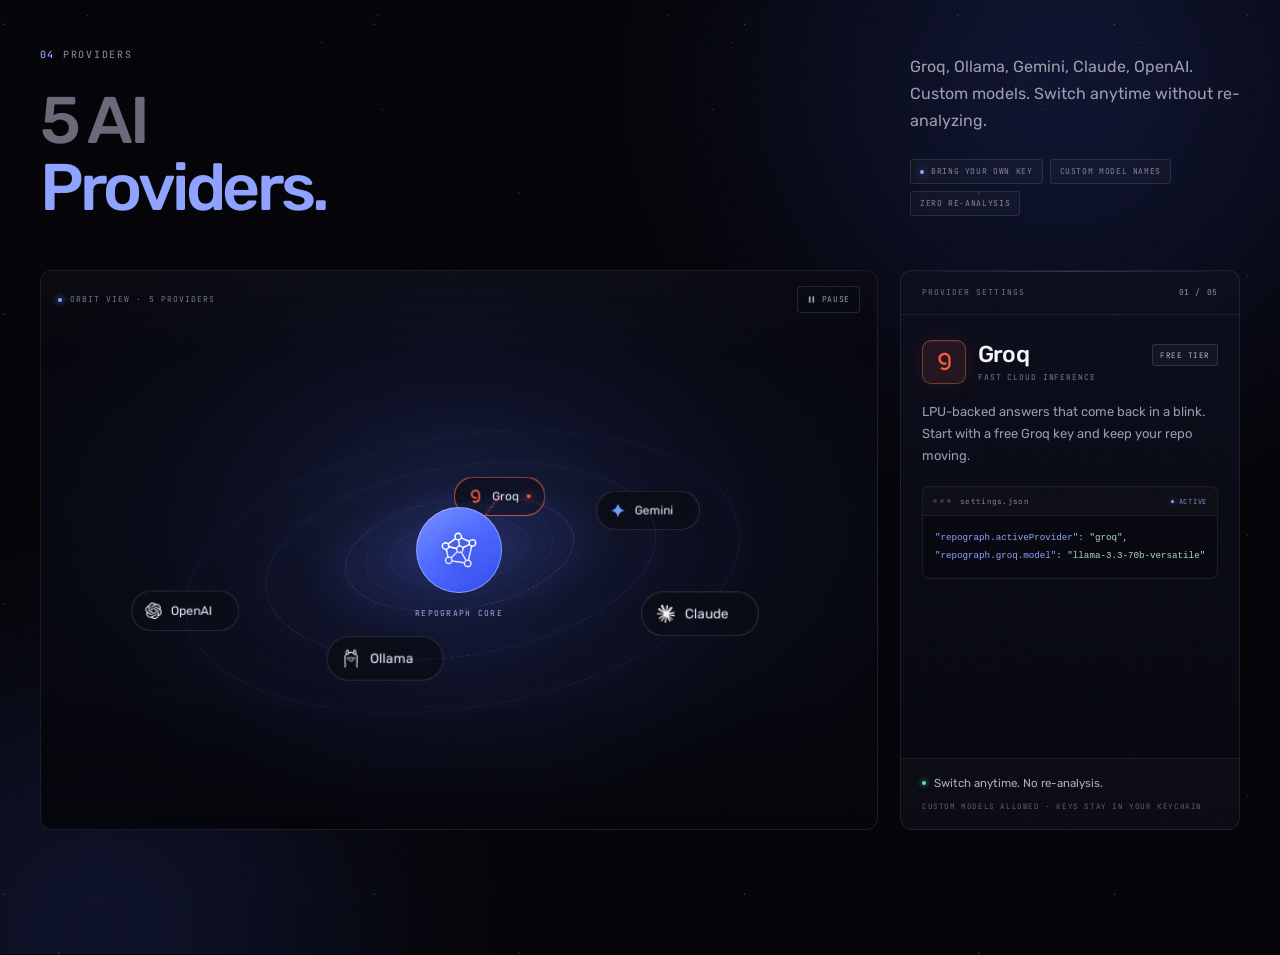
<file: _solar_b.html>
<!doctype html>
<html lang="en">
  <head>
    <script async src="https://www.googletagmanager.com/gtag/js?id=G-0S1X48E07N"></script>
    <script>
      window.dataLayer = window.dataLayer || [];
      function gtag() { dataLayer.push(arguments); }
      gtag("js", new Date());
      gtag("config", "G-0S1X48E07N");
    </script>
    <meta charset="UTF-8" />
    <meta name="viewport" content="width=device-width, initial-scale=1.0" />
    <title>RepoGraph AI - AI Coding Agent Graph & VS Code Dependency Visualizer</title>
    <meta name="description" content="RepoGraph AI turns any repo into an AI coding-agent graph: visual dependency maps, AI summaries & Q&A in VS Code. Free, open source, your own key." />
    <meta name="keywords" content="VS Code extension, dependency graph, codebase visualizer, AI code understanding, repo graph, codebase explorer, file dependency map, code analysis tool, open source VS Code, Groq AI, Ollama VS Code, codebase Q&A, TypeScript dependency graph, code architecture visualization, ai graph, graph ai, repograph, repo graph ai, graph repo, repository graph, codebase graph, coding agent graph, graph for coding agent, ai coding agent, ai agent codebase" />
    <meta name="author" content="Kaushalendra Yadav" />
    <meta name="robots" content="index, follow, max-snippet:-1, max-image-preview:large, max-video-preview:-1" />
    <meta name="googlebot" content="index, follow" />
    <link rel="canonical" href="https://repograph.kaushalendra.me/" />
    <meta property="og:type" content="website" />
    <meta property="og:url" content="https://repograph.kaushalendra.me/" />
    <meta property="og:site_name" content="RepoGraph AI" />
    <meta property="og:title" content="RepoGraph AI - The AI Graph for Coding Agents" />
    <meta property="og:description" content="Turn any repo into an AI coding-agent graph: dependency maps, AI summaries, and live Q&A - all inside VS Code. Free, open source, bring your own API key." />
    <meta property="og:image" content="https://repograph.kaushalendra.me/assets/og-image.png" />
    <meta property="og:image:secure_url" content="https://repograph.kaushalendra.me/assets/og-image.png" />
    <meta property="og:image:type" content="image/png" />
    <meta property="og:image:width" content="1200" />
    <meta property="og:image:height" content="630" />
    <meta property="og:image:alt" content="RepoGraph AI - Visual dependency graph with AI summaries for VS Code" />
    <meta property="og:video" content="https://repograph.kaushalendra.me/assets/walkthrough.mp4" />
    <meta property="og:video:secure_url" content="https://repograph.kaushalendra.me/assets/walkthrough.mp4" />
    <meta property="og:video:type" content="video/mp4" />
    <meta property="og:video:width" content="1920" />
    <meta property="og:video:height" content="1080" />
    <meta property="og:locale" content="en_US" />
    <meta name="twitter:card" content="summary_large_image" />
    <meta name="twitter:site" content="@kaushalxcode" />
    <meta name="twitter:creator" content="@kaushalxcode" />
    <meta name="twitter:url" content="https://repograph.kaushalendra.me/" />
    <meta name="twitter:title" content="RepoGraph AI - The AI Graph for Coding Agents" />
    <meta name="twitter:description" content="Free VS Code extension: turn any repo into a coding-agent graph with dependency maps, AI summaries & Q&A. Bring your own API key. Zero telemetry." />
    <meta name="twitter:image" content="https://repograph.kaushalendra.me/assets/og-image.png" />
    <meta name="twitter:image:alt" content="RepoGraph AI dependency graph and AI summary inside VS Code" />
    <meta name="theme-color" content="#06060B" />
    <script type="application/ld+json">
      {
        "@context": "https://schema.org",
        "@graph": [
          {
            "@type": "SoftwareApplication",
            "@id": "https://repograph.kaushalendra.me/#app",
            "name": "RepoGraph AI",
            "alternateName": ["RepoGraph", "Repo Graph AI", "RepoGraphAI"],
            "description": "RepoGraph AI (RepoGraph) turns any repository into an AI coding-agent graph: a free, open-source VS Code extension that maps your codebase into an interactive dependency graph with AI-generated summaries and live Q&A. Supports Groq, Ollama, Gemini, Anthropic Claude, and OpenAI.",
            "url": "https://repograph.kaushalendra.me/",
            "applicationCategory": "DeveloperApplication",
            "operatingSystem": "Windows, macOS, Linux",
            "softwareVersion": "1.0",
            "license": "https://github.com/Kaushalendra-Marcus/RepoGraph-AI/blob/main/LICENSE",
            "isAccessibleForFree": true,
            "offers": { "@type": "Offer", "price": "0", "priceCurrency": "USD" },
            "downloadUrl": "https://marketplace.visualstudio.com/items?itemName=kaushalendra.repograph-ai",
            "author": { "@type": "Person", "name": "Kaushalendra Yadav", "url": "https://github.com/Kaushalendra-Marcus" }
          },
          {
            "@type": "WebSite",
            "@id": "https://repograph.kaushalendra.me/#website",
            "url": "https://repograph.kaushalendra.me/",
            "name": "RepoGraph AI",
            "inLanguage": "en-US"
          },
          {
            "@type": "VideoObject",
            "@id": "https://repograph.kaushalendra.me/#walkthrough",
            "name": "RepoGraph AI - 57-second walkthrough",
            "description": "Walkthrough of RepoGraph AI inside VS Code: one-click workspace analysis, the interactive dependency graph, the generated data-flow map and the REPOGRAPH-CONTEXT.md file that AI coding agents read.",
            "thumbnailUrl": "https://repograph.kaushalendra.me/assets/walkthrough-poster.jpg",
            "uploadDate": "2026-10-18",
            "duration": "PT57S",
            "contentUrl": "https://repograph.kaushalendra.me/assets/walkthrough.mp4",
            "embedUrl": "https://repograph.kaushalendra.me/#demo",
            "isFamilyFriendly": true,
            "creator": { "@type": "Person", "name": "Kaushalendra Yadav", "url": "https://github.com/Kaushalendra-Marcus" }
          },
          {
            "@type": "FAQPage",
            "mainEntity": [
              { "@type": "Question", "name": "Is RepoGraph AI free?", "acceptedAnswer": { "@type": "Answer", "text": "Yes. 100% free and MIT-licensed. Bring your own API key from Groq (free tier) or Ollama (fully local)." } },
              { "@type": "Question", "name": "Does RepoGraph AI send my code to a server?", "acceptedAnswer": { "@type": "Answer", "text": "No. No backend server. The only external request is to the AI provider you configure." } },
              { "@type": "Question", "name": "Which AI providers are supported?", "acceptedAnswer": { "@type": "Answer", "text": "Groq, Ollama, Google Gemini, Anthropic Claude, and OpenAI with custom model names." } },
              { "@type": "Question", "name": "How do I install RepoGraph AI?", "acceptedAnswer": { "@type": "Answer", "text": "Search RepoGraph AI in the VS Code Marketplace or run ext install kaushalendra.repograph-ai." } },
              { "@type": "Question", "name": "What is an AI coding agent graph?", "acceptedAnswer": { "@type": "Answer", "text": "An AI coding agent graph is a machine-readable map of a repository with files as nodes and imports and calls as typed edges. RepoGraph AI builds this graph for any repo." } },
              { "@type": "Question", "name": "Can coding agents use my RepoGraph repo graph?", "acceptedAnswer": { "@type": "Answer", "text": "Yes. The RepoGraph flow tracer exports the repo graph as typed trace records that coding agents can consume, with file and line references." } },
              { "@type": "Question", "name": "How is RepoGraph different from other repo graph tools?", "acceptedAnswer": { "@type": "Answer", "text": "RepoGraph AI combines a live dependency graph, per-file AI summaries, multi-turn codebase Q&A, five AI providers, and zero telemetry, free and open source inside VS Code." } }
            ]
          }
        ]
      }
    </script>
    <link rel="preconnect" href="https://fonts.googleapis.com" />
    <link rel="preconnect" href="https://fonts.gstatic.com" crossorigin />
    <link href="https://fonts.googleapis.com/css2?family=Rubik:wght@300;400;500;600;700&family=JetBrains+Mono:wght@400;500&display=swap" rel="stylesheet" />
    <link rel="icon" type="image/svg+xml" href="/assets/favicon.svg" />
    <link rel="icon" type="image/png" sizes="48x48" href="/assets/favicon-48x48.png" />
    <link rel="shortcut icon" href="/favicon.ico" />
    <link rel="apple-touch-icon" sizes="180x180" href="/assets/apple-touch-icon.png" />
    <link rel="manifest" href="/site.webmanifest" />
    <meta name="msapplication-TileColor" content="#4F6BFF" />
    <link rel="stylesheet" href="styles.css?v=7" />
  <style>header.site-nav, footer, main > section:not(#providers){display:none!important} body{background:#050509!important} .solar{padding-top:40px!important}.solar-pill,.solar-core-disc{box-shadow:none!important}</style></head>

  <body id="top">
    <a class="skip-link" href="#features">Skip to content</a>
    <div class="grain" aria-hidden="true"></div>

    <!-- ═══════════════ NAV ═══════════════ -->
    <header class="site-nav nav-dark" id="siteNav">
      <div class="nav-inner">
        <a class="brand" href="/" aria-label="RepoGraph AI — home">
          <span class="brand-mark" aria-hidden="true">
            <svg viewBox="0 0 24 24" fill="currentColor" xmlns="http://www.w3.org/2000/svg"><path d="M3.5 12c.015 0 .028-.004.042-.004l.94 4.226a2.497 2.497 0 1 0 3.345 3.173l7.182 1.197a2.491 2.491 0 1 0 3.527-2.36l1.902-8.238c.021 0 .04.006.062.006a2.5 2.5 0 1 0-2.03-3.95l-4.53-2.012a2.5 2.5 0 1 0-4.692.528L5.151 7.637A2.495 2.495 0 1 0 3.5 12zm1.018-.222a2.51 2.51 0 0 0 1.26-1.26l4.226.94c0 .014-.004.027-.004.042a2.484 2.484 0 0 0 .416 1.377l-3.54 3.54A2.483 2.483 0 0 0 5.5 16c-.014 0-.028.004-.042.004zm7.184-2.635a2.501 2.501 0 0 0-1.48 1.339l-4.226-.94c0-.014.004-.027.004-.042a2.472 2.472 0 0 0-.247-1.065l4.096-3.072a2.477 2.477 0 0 0 1.457.617zM14 11v1a1 1 0 0 1-1 1h-1a1 1 0 0 1-1-1v-1a1 1 0 0 1 1-1h1a1 1 0 0 1 1 1zm1.173 8.605L7.99 18.408a2.483 2.483 0 0 0-.407-1.285l3.54-3.54a2.405 2.405 0 0 0 2.123.29l2.632 4.74a2.494 2.494 0 0 0-.706.992zM6 20H5a1 1 0 0 1-1-1v-1a1 1 0 0 1 1-1h1a1 1 0 0 1 1 1v1a1 1 0 0 1-1 1zm13 0v1a1 1 0 0 1-1 1h-1a1 1 0 0 1-1-1v-1a1 1 0 0 1 1-1h1a1 1 0 0 1 1 1zm-1.438-1.994c-.02 0-.04-.006-.062-.006a2.466 2.466 0 0 0-.747.127l-2.632-4.74a2.411 2.411 0 0 0 .784-2.53l3.638-1.82a2.502 2.502 0 0 0 .92.731zM20 6h1a1 1 0 0 1 1 1v1a1 1 0 0 1-1 1h-1a1 1 0 0 1-1-1V7a1 1 0 0 1 1-1zm-1.939.963a2.301 2.301 0 0 0 .034 1.18l-3.638 1.82a2.483 2.483 0 0 0-1.763-.943l-.396-3.163a2.499 2.499 0 0 0 1.231-.908zM10 4V3a1 1 0 0 1 1-1h1a1 1 0 0 1 1 1v1a1 1 0 0 1-1 1h-1a1 1 0 0 1-1-1zM2 9a1 1 0 0 1 1-1h1a1 1 0 0 1 1 1v1a1 1 0 0 1-1 1H3a1 1 0 0 1-1-1z"/></svg>
          </span>
          <span class="brand-name">RepoGraph <em>AI</em></span>
          <span class="brand-ver">v1.0</span>
        </a>

        <nav class="nav-links" id="navlinks" aria-label="Primary">
          <a href="#features">Features</a>
          <a href="#providers">Providers</a>
          <a href="#demo">Demo</a>
          <a href="#how">How it works</a>
          <a href="#compare">Compare</a>
          <a href="#install">Install</a>
        </nav>

        <div class="nav-actions">
          <a class="nav-ghost" href="https://github.com/Kaushalendra-Marcus/RepoGraph-AI" target="_blank" rel="noopener">GitHub <span aria-hidden="true">↗</span></a>
          <a class="nav-cta" href="https://marketplace.visualstudio.com/items?itemName=kaushalendra.repograph-ai" target="_blank" rel="noopener">Install free <span aria-hidden="true">→</span></a>
          <button class="nav-burger" id="hamburger" type="button" aria-label="Open menu" aria-expanded="false" aria-controls="mobileMenu">
            <span></span><span></span>
          </button>
        </div>
      </div>

      <div class="mobile-panel" id="mobileMenu" aria-hidden="true">
        <nav aria-label="Mobile">
          <a href="#features">Features</a>
          <a href="#providers">Providers</a>
          <a href="#demo">Live demo</a>
          <a href="#how">How it works</a>
          <a href="#compare">Compare</a>
          <a href="#install">Install</a>
          <a href="https://github.com/Kaushalendra-Marcus/RepoGraph-AI" target="_blank" rel="noopener">GitHub <span aria-hidden="true">↗</span></a>
        </nav>
        <a class="mobile-cta" href="https://marketplace.visualstudio.com/items?itemName=kaushalendra.repograph-ai" target="_blank" rel="noopener">Install free <span aria-hidden="true">→</span></a>
        <span class="mobile-note">Free · open source · MIT licensed</span>
      </div>
    </header>

    <main>
      <!-- ═══════════════ HERO ═══════════════ -->
      <section class="hero" data-nav-theme="dark" aria-label="RepoGraph AI introduction">
        <div class="hero-bg" aria-hidden="true">
          <span class="hero-facet f1"></span>
          <span class="hero-facet f2"></span>
          <span class="hero-glow g1"></span>
          <span class="hero-glow g2"></span>
          <span class="hero-horizon"></span>
        </div>

        <div class="wrap hero-inner">
          <div class="hero-copy">
            <div class="hero-badges">
              <span class="badge">Free · open source</span>
              <span class="badge">VS Code extension</span>
              <span class="badge badge-status"><i class="dot"></i>Status · local-first</span>
            </div>

            <h1 class="hero-title">
              <span class="dim">Know every file.</span>
              <span>Cite every line.</span>
            </h1>

            <p class="hero-sub">RepoGraph AI turns any repo into a <strong>live dependency graph</strong> — every import traced, every answer backed by <strong>file:line evidence</strong>. Install once, use it in <strong>every project</strong>. New to a codebase? Understand it in minutes. <em>Trace every call. Prove every diff.</em></p>

            <div class="hero-actions">
              <a class="btn-split" href="https://marketplace.visualstudio.com/items?itemName=kaushalendra.repograph-ai" target="_blank" rel="noopener">
                <span class="btn-label">Try for free</span>
                <span class="btn-arrow" aria-hidden="true">→</span>
              </a>
              <a class="btn-ghost" href="https://github.com/Kaushalendra-Marcus/RepoGraph-AI" target="_blank" rel="noopener">
                <svg width="15" height="15" viewBox="0 0 16 16" fill="currentColor" aria-hidden="true"><path d="M8 0C3.58 0 0 3.58 0 8c0 3.54 2.29 6.53 5.47 7.59.4.07.55-.17.55-.38 0-.19-.01-.82-.01-1.49-2.01.37-2.53-.49-2.69-.94-.09-.23-.48-.94-.82-1.13-.28-.15-.68-.52-.01-.53.63-.01 1.08.58 1.23.82.72 1.21 1.87.87 2.33.66.07-.52.28-.87.51-1.07-1.78-.2-3.64-.89-3.64-3.95 0-.87.31-1.59.82-2.15-.08-.2-.36-1.02.08-2.12 0 0 .67-.21 2.2.82.64-.18 1.32-.27 2-.27.68 0 1.36.09 2 .27 1.53-1.04 2.2-.82 2.2-.82.44 1.1.16 1.92.08 2.12.51.56.82 1.27.82 2.15 0 3.07-1.87 3.75-3.65 3.95.29.25.54.73.54 1.48 0 1.07-.01 1.93-.01 2.2 0 .21.15.46.55.38A8.013 8.013 0 0016 8c0-4.42-3.58-8-8-8z"/></svg>
                Star on GitHub
              </a>
            </div>

            <p class="hero-fine">Free plan, no card <span>·</span> runs on-device <span>·</span> zero telemetry</p>

            <a class="hero-v2" href="#v2">
              <span class="v2-tag">v2.0</span>
              <span>Flow tracing is coming — follow data file to file.</span>
              <span class="v2-arrow" aria-hidden="true">→</span>
            </a>
          </div>

          <div class="hero-visual">
            <div class="scene" data-parallax="0.035">
              <div class="scene-aura" aria-hidden="true"></div>
              <svg class="scene-svg" viewBox="0 0 760 680" role="img" aria-label="Isometric view of a glowing dependency graph being compiled into an agent context layer">
                <defs>
                  <radialGradient id="sceneHalo" cx="50%" cy="55%" r="50%">
                    <stop offset="0" stop-color="#7590ff" stop-opacity=".48"/>
                    <stop offset=".5" stop-color="#3154ff" stop-opacity=".16"/>
                    <stop offset="1" stop-color="#06060b" stop-opacity="0"/>
                  </radialGradient>
                  <linearGradient id="slabTop" x1="0" y1="0" x2="1" y2="1">
                    <stop offset="0" stop-color="#d3ddff" stop-opacity=".62"/>
                    <stop offset=".34" stop-color="#8ba2ff" stop-opacity=".42"/>
                    <stop offset=".7" stop-color="#4d6aff" stop-opacity=".58"/>
                    <stop offset="1" stop-color="#233fce" stop-opacity=".88"/>
                  </linearGradient>
                  <linearGradient id="slabEdge" x1="0" y1="0" x2="0" y2="1">
                    <stop offset="0" stop-color="#7f97ff" stop-opacity=".8"/>
                    <stop offset="1" stop-color="#1a2a9c" stop-opacity=".2"/>
                  </linearGradient>
                  <linearGradient id="wireGrad" x1="0" y1="0" x2="1" y2="1">
                    <stop offset="0" stop-color="#ffffff" stop-opacity=".75"/>
                    <stop offset="1" stop-color="#a9baff" stop-opacity=".28"/>
                  </linearGradient>
                  <filter id="blurHalo" x="-60%" y="-60%" width="220%" height="220%">
                    <feGaussianBlur stdDeviation="22"/>
                  </filter>
                  <filter id="nodeGlow" x="-250%" y="-250%" width="600%" height="600%">
                    <feGaussianBlur stdDeviation="5"/>
                  </filter>
                  <g id="slabFace">
                    <g transform="scale(1,.577) rotate(45)">
                      <rect x="-195" y="-195" width="390" height="390" rx="46" fill="#1a2a93" stroke="#4464ff" stroke-width=".7"/>
                    </g>
                  </g>
                </defs>

                <ellipse cx="380" cy="430" rx="330" ry="200" fill="url(#sceneHalo)"/>
                <ellipse cx="380" cy="510" rx="250" ry="70" fill="#3e5bff" opacity=".28" filter="url(#blurHalo)"/>

                <!-- faint isometric ground plates -->
                <g opacity=".34">
                  <g transform="translate(150,560) scale(1,.577) rotate(45)">
                    <rect x="-74" y="-74" width="148" height="148" rx="18" fill="none" stroke="#738bff" stroke-width=".8"/>
                  </g>
                  <g transform="translate(636,520) scale(1,.577) rotate(45)">
                    <rect x="-58" y="-58" width="116" height="116" rx="14" fill="none" stroke="#738bff" stroke-width=".8"/>
                  </g>
                  <circle cx="196" cy="606" r="3.2" fill="#dfe6ff"/>
                  <circle cx="196" cy="606" r="9" fill="#9fb2ff" opacity=".32" filter="url(#nodeGlow)"/>
                  <circle cx="620" cy="574" r="3.2" fill="#dfe6ff"/>
                  <circle cx="620" cy="574" r="9" fill="#9fb2ff" opacity=".32" filter="url(#nodeGlow)"/>
                </g>

                <!-- hovering agent layer -->
                <g class="scene-float">
                  <g transform="translate(380,215) rotate(0)">
                    <g transform="scale(1,.577) rotate(45)">
                      <rect x="-152" y="-152" width="304" height="304" rx="22" fill="rgba(61,86,221,.08)" stroke="url(#wireGrad)" stroke-width="1.1"/>
                    </g>
                  </g>
                  <g stroke="#b4c4ff" stroke-width=".8" stroke-dasharray="2 6" opacity=".55">
                    <line x1="595" y1="215" x2="632" y2="330"/>
                    <line x1="165" y1="215" x2="128" y2="330"/>
                    <line x1="380" y1="303" x2="380" y2="380"/>
                  </g>
                  <g fill="#e7edff">
                    <circle cx="380" cy="127" r="2.6"/><circle cx="595" cy="215" r="2.6"/>
                    <circle cx="380" cy="303" r="2.6"/><circle cx="165" cy="215" r="2.6"/>
                  </g>
                  <g transform="translate(505,168) rotate(30)">
                    <rect x="-70" y="-11" width="140" height="22" rx="3" fill="rgba(8,12,38,.42)" stroke="rgba(196,210,255,.38)" stroke-width=".8"/>
                    <text x="0" y="3.6" text-anchor="middle" class="scene-label">AGENT CONTEXT</text>
                  </g>
                  <text x="384" y="367" text-anchor="middle" class="scene-micro">3 LAYERS · 1 GRAPH</text>
                </g>

                <!-- the graph slab: extruded thickness -->
                <g class="scene-slab">
                  <g>
                    <use href="#slabFace" transform="translate(380,388) translate(0,34)"/>
                    <use href="#slabFace" transform="translate(380,388) translate(0,32)"/>
                    <use href="#slabFace" transform="translate(380,388) translate(0,30)"/>
                    <use href="#slabFace" transform="translate(380,388) translate(0,28)"/>
                    <use href="#slabFace" transform="translate(380,388) translate(0,26)"/>
                    <use href="#slabFace" transform="translate(380,388) translate(0,24)"/>
                    <use href="#slabFace" transform="translate(380,388) translate(0,22)"/>
                    <use href="#slabFace" transform="translate(380,388) translate(0,20)"/>
                    <use href="#slabFace" transform="translate(380,388) translate(0,18)"/>
                    <use href="#slabFace" transform="translate(380,388) translate(0,16)"/>
                    <use href="#slabFace" transform="translate(380,388) translate(0,14)"/>
                    <use href="#slabFace" transform="translate(380,388) translate(0,12)"/>
                    <use href="#slabFace" transform="translate(380,388) translate(0,10)"/>
                    <use href="#slabFace" transform="translate(380,388) translate(0,8)"/>
                    <use href="#slabFace" transform="translate(380,388) translate(0,6)"/>
                    <use href="#slabFace" transform="translate(380,388) translate(0,4)"/>
                    <use href="#slabFace" transform="translate(380,388) translate(0,2)"/>
                  </g>
                  <g class="slab-top">
                    <g transform="translate(380,388) scale(1,.577) rotate(45)">
                      <rect x="-195" y="-195" width="390" height="390" rx="46" fill="url(#slabTop)" stroke="rgba(231,239,255,.62)" stroke-width="1.1"/>
                      <rect x="-184" y="-184" width="368" height="368" rx="38" fill="none" stroke="rgba(255,255,255,.22)" stroke-width=".8"/>
                    </g>
                  </g>
                  <ellipse cx="380" cy="556" rx="205" ry="26" fill="#92a8ff" opacity=".5" filter="url(#blurHalo)"/>

                  <!-- graph inside the plane -->
                  <g class="slab-graph">
                    <g stroke="rgba(236,242,255,.5)" stroke-width=".9" fill="none">
                      <path d="M300 400 L438 407 L500 456 L382 492 L262 455 Z"/>
                      <path d="M300 400 L382 492"/>
                      <path d="M438 407 L262 455" stroke-dasharray="3 5" opacity=".7"/>
                    </g>
                    <g fill="#f2f6ff">
                      <circle cx="300" cy="400" r="3.4"/><circle cx="438" cy="407" r="3.4"/>
                      <circle cx="500" cy="456" r="3"/><circle cx="382" cy="492" r="4.2"/><circle cx="262" cy="455" r="2.8"/>
                    </g>
                    <g fill="#aabfff" opacity=".55" filter="url(#nodeGlow)">
                      <circle cx="300" cy="400" r="10"/><circle cx="438" cy="407" r="10"/>
                      <circle cx="382" cy="492" r="14"/><circle cx="500" cy="456" r="8"/><circle cx="262" cy="455" r="8"/>
                    </g>
                    <g class="scene-file">
                      <text x="277" y="386" text-anchor="middle">auth.ts</text>
                      <text x="438" y="390" text-anchor="middle">graph.ts</text>
                      <text x="391" y="516" text-anchor="middle">Q&amp;A</text>
                    </g>
                  </g>

                  <g transform="translate(255,447) rotate(-30)">
                    <rect x="-77" y="-11" width="154" height="22" rx="3" fill="rgba(13,21,72,.38)" stroke="rgba(220,231,255,.34)" stroke-width=".8"/>
                    <text x="0" y="3.6" text-anchor="middle" class="scene-label">DEPENDENCY GRAPH</text>
                  </g>
                  <text x="380" y="577" text-anchor="middle" class="scene-micro">EVERY IMPORT · EVERY CALL</text>
                </g>

                <!-- floating tags -->
                <g transform="translate(646,304) rotate(-30)">
                  <rect x="-43" y="-12" width="86" height="24" rx="3" fill="rgba(16,24,80,.34)" stroke="rgba(183,199,255,.3)" stroke-width=".8"/>
                  <text x="0" y="3.4" text-anchor="middle" class="scene-label">TRACE</text>
                </g>
                <g transform="translate(132,532) rotate(30)">
                  <rect x="-54" y="-12" width="108" height="24" rx="3" fill="rgba(16,24,80,.34)" stroke="rgba(183,199,255,.3)" stroke-width=".8"/>
                  <text x="0" y="3.4" text-anchor="middle" class="scene-label">FILE : LINE</text>
                </g>
                <g transform="translate(610,470) rotate(-30)" opacity=".7">
                  <rect x="-48" y="-10" width="96" height="20" rx="3" fill="rgba(16,24,80,.22)" stroke="rgba(183,199,255,.22)" stroke-width=".7"/>
                  <text x="0" y="3" text-anchor="middle" class="scene-micro">READY FOR AGENTS</text>
                </g>
              </svg>

              <div class="hero-stat" aria-hidden="true">
                <div class="hs-head"><i class="dot"></i>Analysis complete</div>
                <div class="hs-n">142 <span>files</span> <b>·</b> 312 <span>edges</span></div>
                <div class="hs-sub">Most connected <b>lib/auth.ts</b> — in 18 / out 6</div>
              </div>

              <div class="hero-command">
                <div class="hc-head">
                  <span><i class="dot"></i>Repograph · command</span>
                  <span class="hc-os">VS CODE</span>
                </div>
                <div class="hero-tabs" role="group" aria-label="Try a command">
                  <button class="htab active" type="button" data-cmd="ext install kaushalendra.repograph-ai" aria-pressed="true">Analyze</button>
                  <button class="htab" type="button" data-cmd="Ctrl+Shift+P → RepoGraph: Summarize" aria-pressed="false">Summarize</button>
                  <button class="htab" type="button" data-cmd="Ctrl+Shift+P → RepoGraph: Ask" aria-pressed="false">Ask</button>
                </div>
                <div class="hero-cmdrow">
                  <span class="hs-prompt">$</span>
                  <span class="hs-cmd" id="hsCmd">ext install kaushalendra.repograph-ai</span>
                  <button class="hs-btn" type="button" data-copy="ext install kaushalendra.repograph-ai">Copy</button>
                </div>
              </div>
            </div>
          </div>
        </div>

        <div class="wrap hero-trust">
          <span class="trust-label">Pairs with your agent</span>
          <div class="trust-logos">
            <span class="trust-logo"><img src="assets/logos/cursor.svg" alt="" width="16" height="16" loading="lazy" />Cursor</span>
            <span class="trust-logo"><img src="assets/logos/githubcopilot.svg" alt="" width="16" height="16" loading="lazy" />Copilot</span>
            <span class="trust-logo"><img src="assets/logos/claude.svg" alt="" width="16" height="16" loading="lazy" />Claude Code</span>
            <span class="trust-logo"><img src="assets/logos/openai.svg" alt="" width="16" height="16" loading="lazy" />Codex</span>
            <span class="trust-logo"><img src="assets/logos/opencode.svg" alt="" width="16" height="16" loading="lazy" />OpenCode</span>
            <span class="trust-logo"><img src="assets/logos/windsurf.svg" alt="" width="16" height="16" loading="lazy" />Windsurf</span>
          </div>
          <a class="trust-more" href="#who">All 8 integrations <span aria-hidden="true">→</span></a>
        </div>
      </section>
      <!-- ═══════════════ FEATURES ═══════════════ -->
      <section class="section features" id="features" data-nav-theme="light" aria-labelledby="features-heading">
        <div class="wrap">
          <header class="sec-head split-head">
            <div>
              <span class="eyebrow"><b>01</b> Capabilities</span>
              <h2 class="display" id="features-heading">
                <span class="dim">One map of the code.</span>
                <span class="accent">Answers with proof,<br />not guesses.</span>
              </h2>
            </div>
            <p class="lede">Six essentials. Every answer traces a real path with file:line citations — no re-reading the repo four times.</p>
          </header>

          <div class="feature-grid">
            <article class="feature reveal">
              <div class="f-art">
                <svg viewBox="0 0 300 210" aria-hidden="true">
                  <defs>
                    <linearGradient id="fg1" x1="0" y1="0" x2="1" y2="1">
                      <stop offset="0" stop-color="#6d86ff" stop-opacity=".85"/><stop offset="1" stop-color="#b8c5ff" stop-opacity=".55"/>
                    </linearGradient>
                  </defs>
                  <g class="ill-line">
                    <g transform="translate(150,160)"><g transform="scale(1,.56) rotate(45)"><rect x="-84" y="-84" width="168" height="168" rx="18"/></g></g>
                    <g transform="translate(150,142)"><g transform="scale(1,.56) rotate(45)"><rect x="-84" y="-84" width="168" height="168" rx="18"/></g></g>
                    <g transform="translate(150,124)"><g transform="scale(1,.56) rotate(45)"><rect x="-84" y="-84" width="168" height="168" rx="18"/></g></g>
                    <g transform="translate(150,106)"><g transform="scale(1,.56) rotate(45)"><rect x="-84" y="-84" width="168" height="168" rx="18"/></g></g>
                    <line x1="31" y1="160" x2="31" y2="106"/><line x1="269" y1="160" x2="269" y2="106"/>
                  </g>
                  <g class="ill-blue">
                    <g transform="translate(150,88)"><g transform="scale(1,.56) rotate(45)"><rect x="-74" y="-74" width="148" height="148" rx="16" fill="rgba(99,124,255,.08)" stroke="url(#fg1)"/></g></g>
                    <g transform="translate(150,88) scale(1,.56) rotate(45)">
                      <path d="M-34 -18 L 12 -30 L 36 12 L -8 30 Z" fill="none" stroke="rgba(125,148,255,.8)" stroke-width="1"/>
                      <circle cx="-34" cy="-18" r="2.4" fill="#6d86ff"/><circle cx="12" cy="-30" r="2.4" fill="#6d86ff"/>
                      <circle cx="36" cy="12" r="2.4" fill="#6d86ff"/><circle cx="-8" cy="30" r="2.4" fill="#6d86ff"/>
                    </g>
                  </g>
                </svg>
              </div>
              <span class="f-tag">Graph</span>
              <h3>Dependency Graph</h3>
              <p>Interactive canvas of every file and import. Click for details, double-click to open. God-nodes surface the files everything depends on. No setup per project — open any folder and go.</p>
            </article>

            <article class="feature reveal reveal-d1">
              <div class="f-art">
                <svg viewBox="0 0 300 210" aria-hidden="true">
                  <g class="ill-line">
                    <g transform="translate(96,152)"><g transform="scale(1,.56) rotate(45)"><rect x="-54" y="-36" width="108" height="72" rx="10"/></g></g>
                    <g transform="translate(200,170)"><g transform="scale(1,.56) rotate(45)"><rect x="-48" y="-32" width="96" height="64" rx="10"/></g></g>
                    <path d="M96 126 C 125 90 154 68 184 80" stroke-dasharray="3 6"/>
                    <path d="M198 142 C 210 150 208 158 202 166" stroke-dasharray="3 6"/>
                  </g>
                  <g class="ill-blue">
                    <g transform="translate(188,96)"><g transform="scale(1,.56) rotate(45)"><rect x="-60" y="-42" width="120" height="84" rx="11" fill="rgba(99,124,255,.08)" stroke="rgba(109,134,255,.9)"/></g></g>
                    <g transform="translate(188,96) scale(1,.56) rotate(45)">
                      <line x1="-34" y1="-16" x2="26" y2="-16" stroke="rgba(109,134,255,.7)" stroke-width="1.5"/>
                      <line x1="-34" y1="-4" x2="10" y2="-4" stroke="rgba(140,158,220,.65)" stroke-width="1.2"/>
                      <line x1="-34" y1="8" x2="18" y2="8" stroke="rgba(140,158,220,.45)" stroke-width="1.2"/>
                    </g>
                    <circle cx="184" cy="78" r="2.6" fill="#6d86ff"/><circle cx="188" cy="78" r="8" fill="#6d86ff" opacity=".18"/>
                  </g>
                </svg>
              </div>
              <span class="f-tag">Summaries</span>
              <h3>AI File Summaries</h3>
              <p>Plain-English explanations of what each file does, exports, and depends on — generated on your key.</p>
            </article>

            <article class="feature reveal reveal-d2">
              <div class="f-art">
                <svg viewBox="0 0 300 210" aria-hidden="true">
                  <g class="ill-line">
                    <g transform="translate(150,160)"><g transform="scale(1,.56) rotate(45)"><rect x="-72" y="-72" width="144" height="144" rx="15"/></g></g>
                    <path d="M103 64 V 114 M150 48 V 114 M197 64 V 114" stroke-dasharray="3 6"/>
                    <g transform="translate(84,60)"><g transform="scale(1,.56) rotate(45)"><rect x="-22" y="-22" width="44" height="44" rx="6"/></g></g>
                    <g transform="translate(150,42)"><g transform="scale(1,.56) rotate(45)"><rect x="-22" y="-22" width="44" height="44" rx="6"/></g></g>
                    <g transform="translate(215,60)"><g transform="scale(1,.56) rotate(45)"><rect x="-22" y="-22" width="44" height="44" rx="6"/></g></g>
                    <g transform="translate(117,88)"><g transform="scale(1,.56) rotate(45)"><rect x="-16" y="-16" width="32" height="32" rx="5"/></g></g>
                    <g transform="translate(182,88)"><g transform="scale(1,.56) rotate(45)"><rect x="-16" y="-16" width="32" height="32" rx="5"/></g></g>
                    <g transform="translate(150,118)"><g transform="scale(1,.56) rotate(45)"><rect x="-12" y="-12" width="24" height="24" rx="4"/></g></g>
                  </g>
                  <g class="ill-blue">
                    <g transform="translate(150,160)"><g transform="scale(1,.56) rotate(45)"><rect x="-56" y="-56" width="112" height="112" rx="12" fill="rgba(99,124,255,.12)" stroke="rgba(109,134,255,.9)"/></g></g>
                    <circle cx="150" cy="160" r="13" fill="#6d86ff" opacity=".16"/>
                    <circle cx="150" cy="160" r="3.5" fill="#dfe6ff"/>
                  </g>
                </svg>
              </div>
              <span class="f-tag">Q&amp;A</span>
              <h3>Codebase Q&amp;A</h3>
              <p>Ask in plain English with full graph context and file references. Multi-turn, with history. Paste any answer into your agent — cited context, zero wasted tokens.</p>
            </article>

            <article class="feature reveal reveal-d3">
              <div class="f-art">
                <svg viewBox="0 0 300 210" aria-hidden="true">
                  <g class="ill-line">
                    <ellipse cx="150" cy="112" rx="112" ry="54" transform="rotate(-12 150 112)" stroke-dasharray="4 7"/>
                    <ellipse cx="150" cy="112" rx="78" ry="34" transform="rotate(-12 150 112)" stroke-dasharray="2 7" opacity=".7"/>
                    <g transform="translate(150,116)"><g transform="scale(1,.56) rotate(45)"><rect x="-58" y="-58" width="116" height="116" rx="12"/></g></g>
                    <circle cx="60" cy="136" r="3"/><circle cx="246" cy="94" r="3"/><circle cx="91" cy="66" r="3"/>
                    <circle cx="221" cy="153" r="3"/><circle cx="180" cy="44" r="3"/>
                  </g>
                  <g class="ill-blue">
                    <g transform="translate(150,116)"><g transform="scale(1,.56) rotate(45)"><rect x="-44" y="-44" width="88" height="88" rx="10" fill="rgba(99,124,255,.12)" stroke="rgba(109,134,255,.85)"/></g></g>
                    <circle cx="150" cy="116" r="5" fill="#dfe6ff"/>
                    <circle cx="150" cy="116" r="16" fill="#6d86ff" opacity=".14"/>
                    <circle cx="60" cy="136" r="4" fill="#6d86ff"/><circle cx="246" cy="94" r="4" fill="#6d86ff"/>
                    <circle cx="180" cy="44" r="4" fill="#6d86ff"/>
                  </g>
                </svg>
              </div>
              <span class="f-tag">Providers</span>
              <h3>5 AI Providers</h3>
              <p>Groq, Ollama, Gemini, Claude, OpenAI. Custom models. Switch anytime without re-analyzing.</p>
            </article>
          </div>

          <div class="feature-more">
            <article class="mini-feature reveal">
              <span class="mini-icon" aria-hidden="true">
                <svg viewBox="0 0 24 24" fill="none" stroke="currentColor" stroke-width="1.4"><circle cx="12" cy="12" r="8.5"/><path d="M12 7v5.4l3.2 2"/><path d="M4 4l1.6 1.6M20 4l-1.6 1.6"/></svg>
              </span>
              <div>
                <h3>Analysis History</h3>
                <p>Every analysis saved locally per workspace. Diff understanding across refactors.</p>
              </div>
            </article>
            <article class="mini-feature reveal reveal-d1">
              <span class="mini-icon" aria-hidden="true">
                <svg viewBox="0 0 24 24" fill="none" stroke="currentColor" stroke-width="1.4"><path d="M3 5h18l-7 8v6l-4 2v-8L3 5z"/><path d="M8 9h8" opacity=".5"/></svg>
              </span>
              <div>
                <h3>Smart Filtering</h3>
                <p>Skips node_modules, dist, lockfiles and generated code automatically. Parsing stays on your machine.</p>
              </div>
            </article>
          </div>

          <div class="jobs">
            <article class="job reveal">
              <div class="job-head">
                <span class="job-kicker">01 · Understand</span>
                <h3>Ask anything, get sources</h3>
                <p>New to the repo? Get grounded answers with file:line citations — for you and your agent.</p>
              </div>
              <div class="job-code">
                <span class="c-blue">›</span> Where is session refresh?<br />
                <span class="c-mute">→ lib/auth.ts:42 · session.ts:17</span><br />
                <span class="c-blue">✓</span> high confidence · 2 sources
              </div>
            </article>
            <article class="job reveal reveal-d1">
              <div class="job-head">
                <span class="job-kicker">02 · Change safely</span>
                <h3>See what breaks first</h3>
                <p>Follow every edge from a diff before it merges. Run the right tests.</p>
              </div>
              <div class="job-code">
                <span class="c-glow">risk 6.1</span> <span class="c-mute">·</span> reaches 6 files<br />
                <span class="c-mute">→ run the 2 untested callers first</span>
              </div>
            </article>
            <article class="job reveal reveal-d2">
              <div class="job-head">
                <span class="job-kicker">03 · Stay current</span>
                <h3>Docs that rebuild</h3>
                <p>Repo overview + per-file docs refresh with each analysis. Nothing goes stale.</p>
              </div>
              <div class="job-code">
                <span class="c-blue">●</span> 3 pages rebuilt <span class="c-mute">· fresh</span><br />
                <span class="c-mute">overview · middleware · session</span>
              </div>
            </article>
          </div>

          <div class="cmp-wrap reveal">
            <table class="cmp" aria-label="RepoGraph vs alternatives">
              <thead>
                <tr><th>Approach</th><th>Citations</th><th>Stays current</th><th>Private by default</th></tr>
              </thead>
              <tbody>
                <tr><td><strong>RepoGraph AI</strong> · graph + summaries</td><td class="yes">✓ file:line paths</td><td class="yes">✓ re-analyze anytime</td><td class="yes">✓ on-device</td></tr>
                <tr><td>Plain grep / go-to-definition</td><td class="no">— one hop only</td><td class="yes">✓ always live</td><td class="yes">✓ local</td></tr>
                <tr><td>Vector RAG chunks</td><td class="no">~ fuzzy snippets</td><td class="no">— needs re-embed</td><td class="no">— usually cloud</td></tr>
                <tr><td>Cloud-hosted indexers</td><td class="no">~ varies by tool</td><td class="no">— re-run per repo</td><td class="no">— repo leaves machine</td></tr>
              </tbody>
            </table>
          </div>

          <div class="provider-band reveal">
            <span class="provider-label">Works with the provider you already pay for</span>
            <div class="provider-list">
              <span><i style="--d:#6d86ff"></i>Groq · free tier</span>
              <span><i style="--d:#8ea2ff"></i>Ollama · 100% local</span>
              <span><i style="--d:#586ff5"></i>Gemini · free quota</span>
              <span><i style="--d:#3f5bed"></i>Claude · best quality</span>
              <span><i style="--d:#94a8ff"></i>OpenAI · reliable</span>
              <span><i style="--d:#c2ccff"></i>Custom models</span>
            </div>
          </div>
        </div>
      </section>

      <!-- ═══════════════ INSTALL ONCE / STATS ═══════════════ -->
      <section class="once" data-nav-theme="dark" aria-label="Install once, use in every project">
        <div class="once-bg" aria-hidden="true"><span></span><span></span></div>
        <div class="wrap">
          <div class="once-grid">
            <div class="once-copy">
              <span class="eyebrow light"><b>02</b> Zero setup tax</span>
              <h2 class="display">
                <span class="dim-dark">Install once.</span>
                <span class="accent-bright">Use in every repo.</span>
              </h2>
              <p class="lede dark">No per-project config. No server to keep running. Open any folder, hit <b>Analyze Workspace</b>, and the graph is ready in seconds — switch projects and repeat, same flow every time.</p>
              <a class="text-link light" href="#install">Get set up in 3 steps <span aria-hidden="true">→</span></a>
            </div>

            <div class="once-steps">
              <div class="ostep">
                <span class="ostep-n">01</span>
                <div><h3>Install once</h3><p>One click from the Marketplace. Keys stay in your OS keychain.</p></div>
              </div>
              <div class="ostep">
                <span class="ostep-n">02</span>
                <div><h3>Open any project</h3><p>Any language, any size — the scanner adapts on its own.</p></div>
              </div>
              <div class="ostep">
                <span class="ostep-n">03</span>
                <div><h3>Graph in seconds</h3><p>Map, summaries and Q&amp;A — in seconds, every single time.</p></div>
              </div>
            </div>
          </div>

          <div class="stat-row" aria-label="Key statistics">
            <div class="stat reveal"><div class="stat-n"><span data-count="20">0</span>+</div><div class="stat-l">Languages mapped</div><div class="stat-s">TS · Python · Go · Rust…</div></div>
            <div class="stat reveal reveal-d1"><div class="stat-n"><span data-count="5">0</span></div><div class="stat-l">AI providers</div><div class="stat-s">Groq · Ollama · Gemini…</div></div>
            <div class="stat reveal reveal-d2"><div class="stat-n">0</div><div class="stat-l">Servers that see code</div><div class="stat-s">On-device. No backend.</div></div>
            <div class="stat reveal reveal-d3"><div class="stat-n">MIT</div><div class="stat-l">Open source</div><div class="stat-s">Auditable on GitHub</div></div>
          </div>
        </div>
      </section>

      <!-- ═══════════════ WHO IT'S FOR ═══════════════ -->
      <section class="section who" id="who" data-nav-theme="light" aria-labelledby="who-heading">
        <div class="wrap">
          <header class="sec-head center-head">
            <span class="eyebrow"><b>03</b> For every builder</span>
            <h2 class="display" id="who-heading">
              <span class="dim">Made for</span>
              <span class="accent">engineers everywhere.</span>
            </h2>
            <p class="lede">From your first side-project to a production monorepo — if you read code, this is for you.</p>
          </header>

          <div class="agent-block">
            <div class="micro-head"><span>Pairs with your agent</span><i></i></div>
            <div class="agent-grid">
              <a class="agent" href="https://openai.com/codex/" target="_blank" rel="noopener"><span class="agent-ic"><img src="assets/logos/openai.svg" alt="" width="20" height="20" loading="lazy" /></span><span>Codex</span><b aria-hidden="true">↗</b></a>
              <a class="agent" href="https://cursor.com" target="_blank" rel="noopener"><span class="agent-ic"><img src="assets/logos/cursor.svg" alt="" width="20" height="20" loading="lazy" /></span><span>Cursor</span><b aria-hidden="true">↗</b></a>
              <a class="agent" href="https://github.com/features/copilot" target="_blank" rel="noopener"><span class="agent-ic"><img src="assets/logos/githubcopilot.svg" alt="" width="20" height="20" loading="lazy" /></span><span>Copilot</span><b aria-hidden="true">↗</b></a>
              <a class="agent" href="https://code.claude.com" target="_blank" rel="noopener"><span class="agent-ic"><img src="assets/logos/claude.svg" alt="" width="20" height="20" loading="lazy" /></span><span>Claude Code</span><b aria-hidden="true">↗</b></a>
              <a class="agent" href="https://windsurf.com" target="_blank" rel="noopener"><span class="agent-ic"><img src="assets/logos/windsurf.svg" alt="" width="20" height="20" loading="lazy" /></span><span>Windsurf</span><b aria-hidden="true">↗</b></a>
              <a class="agent" href="https://cline.bot" target="_blank" rel="noopener"><span class="agent-ic"><img src="assets/logos/cline.svg" alt="" width="20" height="20" loading="lazy" /></span><span>Cline</span><b aria-hidden="true">↗</b></a>
              <a class="agent" href="https://opencode.ai" target="_blank" rel="noopener"><span class="agent-ic"><img src="assets/logos/opencode.svg" alt="" width="20" height="20" loading="lazy" /></span><span>OpenCode</span><b aria-hidden="true">↗</b></a>
              <a class="agent" href="https://ollama.com" target="_blank" rel="noopener"><span class="agent-ic"><img src="assets/logos/ollama.svg" alt="" width="20" height="20" loading="lazy" /></span><span>Ollama</span><b aria-hidden="true">↗</b></a>
            </div>
          </div>

          <div class="micro-head roles-head"><span>Who it's for</span><i></i></div>
          <div class="role-grid">
            <div class="role"><span class="role-n">01</span><span class="role-name">Indie hackers</span></div>
            <div class="role"><span class="role-n">02</span><span class="role-name">Freelancers</span></div>
            <div class="role"><span class="role-n">03</span><span class="role-name">OSS maintainers</span></div>
            <div class="role"><span class="role-n">04</span><span class="role-name">Students</span></div>
            <div class="role"><span class="role-n">05</span><span class="role-name">Startup teams</span></div>
            <div class="role"><span class="role-n">06</span><span class="role-name">Agencies</span></div>
            <div class="role"><span class="role-n">07</span><span class="role-name">Enterprises</span></div>
            <div class="role"><span class="role-n">08</span><span class="role-name">Researchers</span></div>
          </div>
        </div>
      </section>

      <!-- ═══════════════ PROVIDERS / SOLAR SYSTEM ═══════════════ -->
      <section class="section solar" id="providers" data-nav-theme="dark" aria-labelledby="providers-heading">
        <div class="solar-bg" aria-hidden="true">
          <span class="solar-glow solar-glow-a"></span>
          <span class="solar-glow solar-glow-b"></span>
          <span class="solar-stars"></span>
        </div>

        <div class="wrap">
          <header class="sec-head split-head solar-head">
            <div>
              <span class="eyebrow light"><b>04</b> Providers</span>
              <h2 class="display" id="providers-heading">
                <span class="dim-dark">5 AI</span>
                <span class="accent-bright">Providers.</span>
              </h2>
            </div>
            <div class="solar-head-side">
              <p class="lede dark">Groq, Ollama, Gemini, Claude, OpenAI. Custom models. Switch anytime without re-analyzing.</p>
              <div class="solar-facts">
                <span><i aria-hidden="true"></i>Bring your own key</span>
                <span>Custom model names</span>
                <span>Zero re-analysis</span>
              </div>
            </div>
          </header>

          <div class="solar-body">
            <div class="solar-stage" id="solarStage">
              <div class="solar-hud">
                <span class="solar-hud-label"><i aria-hidden="true"></i>Orbit view · 5 providers</span>
                <button class="solar-pause" id="solarPause" type="button" aria-pressed="false">
                  <svg class="solar-pause-ic" viewBox="0 0 12 12" fill="currentColor" aria-hidden="true"><rect x="2.4" y="1.8" width="2.4" height="8.4" rx="1"></rect><rect x="7.2" y="1.8" width="2.4" height="8.4" rx="1"></rect></svg>
                  <svg class="solar-play-ic" viewBox="0 0 12 12" fill="currentColor" aria-hidden="true"><path d="M3.2 1.9v8.2a.6.6 0 0 0 .9.52l6.5-4.1a.6.6 0 0 0 0-1.04L4.1 1.38a.6.6 0 0 0-.9.52Z"></path></svg>
                  <span class="solar-pause-text">Pause</span>
                </button>
              </div>

              <div class="solar-plane">
                <span class="solar-ring solar-ring--inner" data-ring="inner" aria-hidden="true"></span>
                <span class="solar-ring solar-ring--mid" data-ring="mid" aria-hidden="true"></span>
                <span class="solar-ring solar-ring--outer" data-ring="outer" aria-hidden="true"></span>
                <span class="solar-halo solar-halo--1" aria-hidden="true"></span>
                <span class="solar-halo solar-halo--2" aria-hidden="true"></span>
                <span class="solar-core-aura" aria-hidden="true"></span>

                <svg class="solar-beam-svg" viewBox="0 0 700 700" aria-hidden="true">
                  <line id="solarBeamGlow" x1="350" y1="350" x2="350" y2="260" stroke="#8ea2ff" stroke-width="6" stroke-linecap="round" opacity=".1"></line>
                  <line id="solarBeam" x1="350" y1="350" x2="350" y2="260" stroke="#8ea2ff" stroke-width="1.2" stroke-linecap="round" stroke-dasharray="2.5 5"></line>
                </svg>

                <div class="solar-core" aria-hidden="true">
                  <span class="solar-core-disc">
                    <svg viewBox="0 0 24 24" fill="currentColor" xmlns="http://www.w3.org/2000/svg"><path d="M3.5 12c.015 0 .028-.004.042-.004l.94 4.226a2.497 2.497 0 1 0 3.345 3.173l7.182 1.197a2.491 2.491 0 1 0 3.527-2.36l1.902-8.238c.021 0 .04.006.062.006a2.5 2.5 0 1 0-2.03-3.95l-4.53-2.012a2.5 2.5 0 1 0-4.692.528L5.151 7.637A2.495 2.495 0 1 0 3.5 12zm1.018-.222a2.51 2.51 0 0 0 1.26-1.26l4.226.94c0 .014-.004.027-.004.042a2.484 2.484 0 0 0 .416 1.377l-3.54 3.54A2.483 2.483 0 0 0 5.5 16c-.014 0-.028.004-.042.004zm7.184-2.635a2.501 2.501 0 0 0-1.48 1.339l-4.226-.94c0-.014.004-.027.004-.042a2.472 2.472 0 0 0-.247-1.065l4.096-3.072a2.477 2.477 0 0 0 1.457.617zM14 11v1a1 1 0 0 1-1 1h-1a1 1 0 0 1-1-1v-1a1 1 0 0 1 1-1h1a1 1 0 0 1 1 1zm1.173 8.605L7.99 18.408a2.483 2.483 0 0 0-.407-1.285l3.54-3.54a2.405 2.405 0 0 0 2.123.29l2.632 4.74a2.494 2.494 0 0 0-.706.992zM6 20H5a1 1 0 0 1-1-1v-1a1 1 0 0 1 1-1h1a1 1 0 0 1 1 1v1a1 1 0 0 1-1 1zm13 0v1a1 1 0 0 1-1 1h-1a1 1 0 0 1-1-1v-1a1 1 0 0 1 1-1h1a1 1 0 0 1 1 1zm-1.438-1.994c-.02 0-.04-.006-.062-.006a2.466 2.466 0 0 0-.747.127l-2.632-4.74a2.411 2.411 0 0 0 .784-2.53l3.638-1.82a2.502 2.502 0 0 0 .92.731zM20 6h1a1 1 0 0 1 1 1v1a1 1 0 0 1-1 1h-1a1 1 0 0 1-1-1V7a1 1 0 0 1 1-1zm-1.939.963a2.301 2.301 0 0 0 .034 1.18l-3.638 1.82a2.483 2.483 0 0 0-1.763-.943l-.396-3.163a2.499 2.499 0 0 0 1.231-.908zM10 4V3a1 1 0 0 1 1-1h1a1 1 0 0 1 1 1v1a1 1 0 0 1-1 1h-1a1 1 0 0 1-1-1zM2 9a1 1 0 0 1 1-1h1a1 1 0 0 1 1 1v1a1 1 0 0 1-1 1H3a1 1 0 0 1-1-1z"/></svg>
                  </span>
                  <span class="solar-core-name">RepoGraph core</span>
                </div>

                <div class="solar-nodes" role="tablist" aria-label="AI providers">
                  <button class="solar-node" type="button" role="tab" id="solar-tab-groq" aria-selected="true" aria-controls="solar-panel-groq" aria-label="Groq" tabindex="0" data-provider="groq" data-ring="inner" data-speed="28" data-phase="-75" data-color="#ff5b3d" style="--accent:#ff5b3d;transform:translate(-50%,-50%) translate3d(30px,-112px,0) rotateY(8deg) rotateX(-62deg)">
                    <span class="solar-pill">
                      <span class="solar-node-ic" aria-hidden="true"><svg viewBox="0 0 24 24" fill="currentColor"><path d="M12.036 2c-3.853-.035-7 3-7.036 6.781-.035 3.782 3.055 6.872 6.908 6.907h2.42v-2.566h-2.292c-2.407.028-4.38-1.866-4.408-4.23-.029-2.362 1.901-4.298 4.308-4.326h.1c2.407 0 4.358 1.915 4.365 4.278v6.305c0 2.342-1.944 4.25-4.323 4.279a4.375 4.375 0 01-3.033-1.252l-1.851 1.818A7 7 0 0012.029 22h.092c3.803-.056 6.858-3.083 6.879-6.816v-6.5C18.907 4.963 15.817 2 12.036 2z"/></svg></span>
                      <span class="solar-node-label">Groq</span>
                      <span class="solar-node-dot" aria-hidden="true"></span>
                    </span>
                  </button>

                  <button class="solar-node" type="button" role="tab" id="solar-tab-ollama" aria-selected="false" aria-controls="solar-panel-ollama" aria-label="Ollama" tabindex="-1" data-provider="ollama" data-ring="mid" data-speed="40" data-phase="105" data-color="#c9cde0" style="--accent:#c9cde0;transform:translate(-50%,-50%) translate3d(-51px,190px,0) rotateY(8deg) rotateX(-62deg)">
                    <span class="solar-pill">
                      <span class="solar-node-ic" aria-hidden="true"><img src="assets/logos/ollama.svg" alt="" width="16" height="16" loading="lazy" /></span>
                      <span class="solar-node-label">Ollama</span>
                      <span class="solar-node-dot" aria-hidden="true"></span>
                    </span>
                  </button>

                  <button class="solar-node" type="button" role="tab" id="solar-tab-gemini" aria-selected="false" aria-controls="solar-panel-gemini" aria-label="Gemini" tabindex="-1" data-provider="gemini" data-ring="mid" data-speed="40" data-phase="-15" data-color="#6d9eff" style="--accent:#6d9eff;transform:translate(-50%,-50%) translate3d(190px,-51px,0) rotateY(8deg) rotateX(-62deg)">
                    <span class="solar-pill">
                      <span class="solar-node-ic" aria-hidden="true"><svg viewBox="0 0 24 24" fill="currentColor"><path d="M11.04 19.32Q12 21.51 12 24q0-2.49.93-4.68.96-2.19 2.58-3.81t3.81-2.55Q21.51 12 24 12q-2.49 0-4.68-.93a12.3 12.3 0 0 1-3.81-2.58 12.3 12.3 0 0 1-2.58-3.81Q12 2.49 12 0q0 2.49-.96 4.68-.93 2.19-2.55 3.81a12.3 12.3 0 0 1-3.81 2.58Q2.49 12 0 12q2.49 0 4.68.96 2.19.93 3.81 2.55t2.55 3.81"/></svg></span>
                      <span class="solar-node-label">Gemini</span>
                      <span class="solar-node-dot" aria-hidden="true"></span>
                    </span>
                  </button>

                  <button class="solar-node" type="button" role="tab" id="solar-tab-claude" aria-selected="false" aria-controls="solar-panel-claude" aria-label="Claude" tabindex="-1" data-provider="claude" data-ring="outer" data-speed="56" data-phase="35" data-color="#d97757" style="--accent:#d97757;transform:translate(-50%,-50%) translate3d(228px,159px,0) rotateY(8deg) rotateX(-62deg)">
                    <span class="solar-pill">
                      <span class="solar-node-ic" aria-hidden="true"><img src="assets/logos/claude.svg" alt="" width="16" height="16" loading="lazy" /></span>
                      <span class="solar-node-label">Claude</span>
                      <span class="solar-node-dot" aria-hidden="true"></span>
                    </span>
                  </button>

                  <button class="solar-node" type="button" role="tab" id="solar-tab-openai" aria-selected="false" aria-controls="solar-panel-openai" aria-label="OpenAI" tabindex="-1" data-provider="openai" data-ring="outer" data-speed="56" data-phase="165" data-color="#10a37f" style="--accent:#10a37f;transform:translate(-50%,-50%) translate3d(-268px,72px,0) rotateY(8deg) rotateX(-62deg)">
                    <span class="solar-pill">
                      <span class="solar-node-ic" aria-hidden="true"><img src="assets/logos/openai.svg" alt="" width="16" height="16" loading="lazy" /></span>
                      <span class="solar-node-label">OpenAI</span>
                      <span class="solar-node-dot" aria-hidden="true"></span>
                    </span>
                  </button>
                </div>
              </div>
            </div>

            <aside class="solar-inspector" aria-label="Provider settings">
              <div class="solar-inspector-head">
                <span>Provider settings</span>
                <span class="solar-count" id="solarCount">01 / 05</span>
              </div>

              <div class="solar-panels">
                <article class="solar-panel" id="solar-panel-groq" role="tabpanel" aria-labelledby="solar-tab-groq" tabindex="0" data-provider="groq" style="--accent:#ff5b3d">
                  <header class="solar-provider">
                    <span class="solar-provider-ic" aria-hidden="true"><svg viewBox="0 0 24 24" fill="currentColor"><path d="M12.036 2c-3.853-.035-7 3-7.036 6.781-.035 3.782 3.055 6.872 6.908 6.907h2.42v-2.566h-2.292c-2.407.028-4.38-1.866-4.408-4.23-.029-2.362 1.901-4.298 4.308-4.326h.1c2.407 0 4.358 1.915 4.365 4.278v6.305c0 2.342-1.944 4.25-4.323 4.279a4.375 4.375 0 01-3.033-1.252l-1.851 1.818A7 7 0 0012.029 22h.092c3.803-.056 6.858-3.083 6.879-6.816v-6.5C18.907 4.963 15.817 2 12.036 2z"/></svg></span>
                    <span class="solar-provider-id">
                      <h3>Groq</h3>
                      <span class="solar-provider-type">Fast cloud inference</span>
                    </span>
                    <span class="solar-provider-badge">Free tier</span>
                  </header>
                  <p class="solar-provider-desc">LPU-backed answers that come back in a blink. Start with a free Groq key and keep your repo moving.</p>
                  <div class="solar-code">
                    <div class="solar-code-bar">
                      <span class="solar-code-dots" aria-hidden="true"><i></i><i></i><i></i></span>
                      <span class="solar-code-name">settings.json</span>
                      <span class="solar-code-state"><i aria-hidden="true"></i>Active</span>
                    </div>
                    <pre class="solar-code-body"><code><span class="solar-code-key">"repograph.activeProvider"</span>: <span class="solar-code-str">"groq"</span>,
<span class="solar-code-key">"repograph.groq.model"</span>: <span class="solar-code-str">"llama-3.3-70b-versatile"</span></code></pre>
                  </div>
                </article>

                <article class="solar-panel" id="solar-panel-ollama" role="tabpanel" aria-labelledby="solar-tab-ollama" tabindex="0" data-provider="ollama" style="--accent:#c9cde0" hidden>
                  <header class="solar-provider">
                    <span class="solar-provider-ic" aria-hidden="true"><img src="assets/logos/ollama.svg" alt="" width="21" height="21" loading="lazy" /></span>
                    <span class="solar-provider-id">
                      <h3>Ollama</h3>
                      <span class="solar-provider-type">On-device runtime</span>
                    </span>
                    <span class="solar-provider-badge">100% local</span>
                  </header>
                  <p class="solar-provider-desc">Run open models on your own machine. No key, no cloud, no source code leaving the laptop.</p>
                  <div class="solar-code">
                    <div class="solar-code-bar">
                      <span class="solar-code-dots" aria-hidden="true"><i></i><i></i><i></i></span>
                      <span class="solar-code-name">settings.json</span>
                      <span class="solar-code-state"><i aria-hidden="true"></i>Active</span>
                    </div>
                    <pre class="solar-code-body"><code><span class="solar-code-key">"repograph.activeProvider"</span>: <span class="solar-code-str">"ollama"</span>,
<span class="solar-code-key">"repograph.ollama.model"</span>: <span class="solar-code-str">"qwen3"</span>,
<span class="solar-code-key">"repograph.ollama.baseUrl"</span>: <span class="solar-code-str">"http://localhost:11434"</span></code></pre>
                  </div>
                </article>

                <article class="solar-panel" id="solar-panel-gemini" role="tabpanel" aria-labelledby="solar-tab-gemini" tabindex="0" data-provider="gemini" style="--accent:#6d9eff" hidden>
                  <header class="solar-provider">
                    <span class="solar-provider-ic" aria-hidden="true"><svg viewBox="0 0 24 24" fill="currentColor"><path d="M11.04 19.32Q12 21.51 12 24q0-2.49.93-4.68.96-2.19 2.58-3.81t3.81-2.55Q21.51 12 24 12q-2.49 0-4.68-.93a12.3 12.3 0 0 1-3.81-2.58 12.3 12.3 0 0 1-2.58-3.81Q12 2.49 12 0q0 2.49-.96 4.68-.93 2.19-2.55 3.81a12.3 12.3 0 0 1-3.81 2.58Q2.49 12 0 12q2.49 0 4.68.96 2.19.93 3.81 2.55t2.55 3.81"/></svg></span>
                    <span class="solar-provider-id">
                      <h3>Gemini</h3>
                      <span class="solar-provider-type">Google cloud</span>
                    </span>
                    <span class="solar-provider-badge">Free quota</span>
                  </header>
                  <p class="solar-provider-desc">Long context for whole-repo questions, with a free quota that is enough to get started.</p>
                  <div class="solar-code">
                    <div class="solar-code-bar">
                      <span class="solar-code-dots" aria-hidden="true"><i></i><i></i><i></i></span>
                      <span class="solar-code-name">settings.json</span>
                      <span class="solar-code-state"><i aria-hidden="true"></i>Active</span>
                    </div>
                    <pre class="solar-code-body"><code><span class="solar-code-key">"repograph.activeProvider"</span>: <span class="solar-code-str">"gemini"</span>,
<span class="solar-code-key">"repograph.gemini.model"</span>: <span class="solar-code-str">"gemini-2.5-flash"</span></code></pre>
                  </div>
                </article>

                <article class="solar-panel" id="solar-panel-claude" role="tabpanel" aria-labelledby="solar-tab-claude" tabindex="0" data-provider="claude" style="--accent:#d97757" hidden>
                  <header class="solar-provider">
                    <span class="solar-provider-ic" aria-hidden="true"><img src="assets/logos/claude.svg" alt="" width="21" height="21" loading="lazy" /></span>
                    <span class="solar-provider-id">
                      <h3>Claude</h3>
                      <span class="solar-provider-type">Anthropic cloud</span>
                    </span>
                    <span class="solar-provider-badge">Best quality</span>
                  </header>
                  <p class="solar-provider-desc">Careful reasoning and precise file:line citations for complex refactors and deep codebases.</p>
                  <div class="solar-code">
                    <div class="solar-code-bar">
                      <span class="solar-code-dots" aria-hidden="true"><i></i><i></i><i></i></span>
                      <span class="solar-code-name">settings.json</span>
                      <span class="solar-code-state"><i aria-hidden="true"></i>Active</span>
                    </div>
                    <pre class="solar-code-body"><code><span class="solar-code-key">"repograph.activeProvider"</span>: <span class="solar-code-str">"anthropic"</span>,
<span class="solar-code-key">"repograph.anthropic.model"</span>: <span class="solar-code-str">"claude-sonnet-4-5-20250929"</span></code></pre>
                  </div>
                </article>

                <article class="solar-panel" id="solar-panel-openai" role="tabpanel" aria-labelledby="solar-tab-openai" tabindex="0" data-provider="openai" style="--accent:#10a37f" hidden>
                  <header class="solar-provider">
                    <span class="solar-provider-ic" aria-hidden="true"><img src="assets/logos/openai.svg" alt="" width="21" height="21" loading="lazy" /></span>
                    <span class="solar-provider-id">
                      <h3>OpenAI</h3>
                      <span class="solar-provider-type">OpenAI cloud</span>
                    </span>
                    <span class="solar-provider-badge">Reliable</span>
                  </header>
                  <p class="solar-provider-desc">Battle-tested models for consistent summaries, Q&amp;A and docs when you need answers at scale.</p>
                  <div class="solar-code">
                    <div class="solar-code-bar">
                      <span class="solar-code-dots" aria-hidden="true"><i></i><i></i><i></i></span>
                      <span class="solar-code-name">settings.json</span>
                      <span class="solar-code-state"><i aria-hidden="true"></i>Active</span>
                    </div>
                    <pre class="solar-code-body"><code><span class="solar-code-key">"repograph.activeProvider"</span>: <span class="solar-code-str">"openai"</span>,
<span class="solar-code-key">"repograph.openai.model"</span>: <span class="solar-code-str">"gpt-4o-mini"</span></code></pre>
                  </div>
                </article>
              </div>

              <div class="solar-inspector-foot">
                <span class="solar-inspector-note"><i class="dot" aria-hidden="true"></i>Switch anytime. No re-analysis.</span>
                <span class="solar-inspector-custom">Custom models allowed · keys stay in your keychain</span>
              </div>
            </aside>
          </div>
        </div>
      </section>
      <!-- ═══════════════ LIVE DEMO ═══════════════ -->
      <section class="section demo" id="demo" data-nav-theme="light" aria-labelledby="demo-heading">
        <div class="wrap">
          <header class="sec-head split-head demo-head">
            <div>
              <span class="eyebrow"><b>05</b> Live demo</span>
              <h2 class="display" id="demo-heading">
                <span class="dim">Your codebase already knows</span>
                <span class="accent">what's connected.</span>
              </h2>
            </div>
            <div class="head-side">
              <p class="lede">A 57-second walkthrough from inside VS Code — one-click analysis, the dependency graph, the data-flow map and the context file your AI agent gets.</p>
              <a class="text-link" href="#how">Signal received <span aria-hidden="true">→</span></a>
            </div>
          </header>

          <div class="demo-stage reveal">
            <div class="demo-halo" aria-hidden="true"></div>

            <div class="mac-window film">
              <div class="mac-window-bar">
                <div class="mac-traffic-lights"><div class="mac-btn mac-close"></div><div class="mac-btn mac-minimize"></div><div class="mac-btn mac-maximize"></div></div>
                <div class="mac-window-title">RepoGraph AI — full walkthrough</div>
                <div class="mac-window-spacer"></div>
              </div>
              <div class="mac-window-content">
                <div class="rgp" id="rgPlayer" tabindex="0" role="region" aria-label="RepoGraph AI walkthrough player">
                  <video id="walkthroughVideo" class="rgp-video" playsinline muted preload="metadata" poster="assets/walkthrough-poster.jpg?v=5" width="1920" height="1080">
                    <source src="assets/walkthrough.mp4?v=5" type="video/mp4" />
                    Your browser does not support embedded video. <a href="assets/walkthrough.mp4">Download the walkthrough</a>.
                  </video>

                  <span class="rgp-shade" aria-hidden="true"></span>

                  <div class="rgp-card" id="rgpCard" aria-hidden="true">
                    <span class="rgp-card-cap" id="rgpCardCap">01 / 05</span>
                    <span class="rgp-card-title" id="rgpCardTitle">ANALYZE WORKSPACE</span>
                  </div>

                  <button class="rgp-bigplay" id="rgpCover" type="button" aria-label="Play walkthrough">
                    <svg width="26" height="26" viewBox="0 0 24 24" fill="currentColor" aria-hidden="true"><path d="M8 5.14v13.72L19 12 8 5.14Z"/></svg>
                  </button>

                  <div class="rgp-bar" id="rgpBar">
                    <button class="rgp-ic" id="rgpPlay" type="button" aria-label="Play">
                      <svg class="rgp-ico-play" width="15" height="15" viewBox="0 0 24 24" fill="currentColor" aria-hidden="true"><path d="M8 5.14v13.72L19 12 8 5.14Z"/></svg>
                      <svg class="rgp-ico-pause" width="15" height="15" viewBox="0 0 24 24" fill="currentColor" aria-hidden="true" hidden><path d="M7 5h3.2v14H7zM13.8 5H17v14h-3.2z"/></svg>
                    </button>
                    <span class="rgp-time"><b id="rgpCur">0:00</b><span class="rgp-slash">/</span><span id="rgpDur">0:57</span></span>
                    <div class="rgp-track" id="rgpTrack" role="slider" tabindex="0" aria-label="Seek" aria-valuemin="0" aria-valuemax="57" aria-valuenow="0" aria-valuetext="0:00">
                      <span class="rgp-rail"></span>
                      <span class="rgp-marks" id="rgpMarks" aria-hidden="true"></span>
                      <span class="rgp-buf" id="rgpBuf"></span>
                      <span class="rgp-fill" id="rgpFill"></span>
                      <span class="rgp-knob" id="rgpKnob"></span>
                      <span class="rgp-tip" id="rgpTip" aria-hidden="true">0:00</span>
                    </div>
                    <div class="rgp-spd">
                      <button class="rgp-ic rgp-spd-btn" id="rgpSpd" type="button" aria-haspopup="true" aria-expanded="false" aria-label="Playback speed"><span id="rgpSpdVal">1.25&times;</span></button>
                      <div class="rgp-menu" id="rgpMenu" role="menu" hidden>
                        <button type="button" role="menuitemradio" data-rate="0.75" aria-checked="false">0.75&times;</button>
                        <button type="button" role="menuitemradio" data-rate="1" aria-checked="false">1&times;</button>
                        <button type="button" role="menuitemradio" data-rate="1.25" aria-checked="true">1.25&times;</button>
                        <button type="button" role="menuitemradio" data-rate="1.5" aria-checked="false">1.5&times;</button>
                        <button type="button" role="menuitemradio" data-rate="2" aria-checked="false">2&times;</button>
                      </div>
                    </div>
                    <button class="rgp-ic" id="rgpFs" type="button" aria-label="Fullscreen">
                      <svg width="15" height="15" viewBox="0 0 24 24" fill="none" stroke="currentColor" stroke-width="1.9" stroke-linecap="round" stroke-linejoin="round" aria-hidden="true"><path d="M4 9V4h5M20 9V4h-5M4 15v5h5M20 15v5h-5"/></svg>
                    </button>
                  </div>
                </div>
              </div>
            </div>
          </div>

          <div class="film-meta"><span class="film-dot" aria-hidden="true"></span>0:57 &middot; five chapters &middot; analyze &rarr; graph &rarr; flow &rarr; agent context file</div>

          <div class="chap-cap">Jump to a chapter</div>
          <div class="chap-rail reveal" id="rgChapRail" aria-label="Walkthrough chapters">
            <button class="chap" type="button" data-chap="0" aria-label="Chapter 01, Analyze workspace">
              <span class="chap-top"><span class="chap-n">01</span><span class="chap-time">0:00</span></span>
              <span class="chap-t">Analyze workspace</span>
              <span class="chap-rule" aria-hidden="true"><i></i></span>
            </button>
            <button class="chap" type="button" data-chap="1" aria-label="Chapter 02, Dependency graph">
              <span class="chap-top"><span class="chap-n">02</span><span class="chap-time">0:06</span></span>
              <span class="chap-t">Dependency graph</span>
              <span class="chap-rule" aria-hidden="true"><i></i></span>
            </button>
            <button class="chap" type="button" data-chap="2" aria-label="Chapter 03, Data flow">
              <span class="chap-top"><span class="chap-n">03</span><span class="chap-time">0:30</span></span>
              <span class="chap-t">Data flow</span>
              <span class="chap-rule" aria-hidden="true"><i></i></span>
            </button>
            <button class="chap" type="button" data-chap="3" aria-label="Chapter 04, Agent context file">
              <span class="chap-top"><span class="chap-n">04</span><span class="chap-time">0:40</span></span>
              <span class="chap-t">Agent context file</span>
              <span class="chap-rule" aria-hidden="true"><i></i></span>
            </button>
            <button class="chap" type="button" data-chap="4" aria-label="Chapter 05, Your own AI provider">
              <span class="chap-top"><span class="chap-n">05</span><span class="chap-time">0:51</span></span>
              <span class="chap-t">Your own AI provider</span>
              <span class="chap-rule" aria-hidden="true"><i></i></span>
            </button>
          </div>
        </div>
      </section>

      <!-- ═══════════════ SCREENSHOTS ═══════════════ -->
      <section class="section shots" id="screenshots" data-nav-theme="light" aria-labelledby="screenshots-heading">
        <div class="wrap">
          <header class="sec-head center-head">
            <span class="eyebrow"><b>06</b> Inside VS Code</span>
            <h2 class="display" id="screenshots-heading">
              <span class="dim">Your repo,</span>
              <span class="accent">finally legible.</span>
            </h2>
            <p class="lede">No browser tab, no new app. The whole graph lives exactly where you already work.</p>
          </header>

          <div class="shots-tabs reveal" role="tablist" aria-label="Screenshot tabs">
            <div class="tab-indicator"></div>
            <button class="stab active" id="stab-graph" data-shot="graph" onclick="showShot('graph', this)" role="tab" aria-selected="true">Dependency Graph</button>
            <button class="stab" id="stab-summary" data-shot="summary" onclick="showShot('summary', this)" role="tab" aria-selected="false">AI Summary</button>
            <button class="stab" id="stab-qa" data-shot="qa" onclick="showShot('qa', this)" role="tab" aria-selected="false">Q&amp;A</button>
          </div>

          <div class="shot-stage reveal">
            <div class="shot-halo" aria-hidden="true"></div>
            <div class="shot-wrap">
              <div class="shot-bar"><div class="td tr"></div><div class="td ty"></div><div class="td tg"></div><span class="shot-title">Repograph · workspace</span></div>
              <div class="shot-content">
                <div class="shot-pane active" id="shot-graph" role="tabpanel" aria-labelledby="stab-graph"><img class="shot-img" src="assets/screenshot-graph.webp" alt="Interactive dependency graph inside VS Code" loading="lazy" decoding="async" width="1200" height="816" /></div>
                <div class="shot-pane" id="shot-summary" role="tabpanel" aria-labelledby="stab-summary"><img class="shot-img" src="assets/screenshot-summary.webp" alt="AI summary panel with tech stack and architecture" loading="lazy" decoding="async" width="1200" height="812" /></div>
                <div class="shot-pane" id="shot-qa" role="tabpanel" aria-labelledby="stab-qa"><img class="shot-img" src="assets/screenshot-qa.webp" alt="Q&A panel answering where authentication is handled" loading="lazy" decoding="async" width="1200" height="814" /></div>
              </div>
            </div>
          </div>
        </div>
      </section>

      <!-- ═══════════════ HOW IT WORKS ═══════════════ -->
      <section class="section how" id="how" data-nav-theme="light" aria-labelledby="how-heading">
        <div class="wrap">
          <div class="how-grid">
            <div class="how-copy">
              <span class="eyebrow"><b>07</b> Pipeline</span>
              <h2 class="display" id="how-heading">
                <span class="dim">Zero → understanding</span>
                <span class="accent">in four steps.</span>
              </h2>
              <p class="lede">The entire pipeline runs locally. The only external call is to the AI provider you choose.</p>

              <div class="steps" id="stepsList">
                <div class="step active" data-step="0">
                  <span class="step-n">01</span>
                  <div><h3>Scan the workspace</h3><p>Reads all source files. Skips node_modules, dist, lockfiles, minified &amp; generated code.</p></div>
                </div>
                <div class="step" data-step="1">
                  <span class="step-n">02</span>
                  <div><h3>Build the dependency graph</h3><p>Extracts every import, resolves relative &amp; alias paths into a node-edge map.</p></div>
                </div>
                <div class="step" data-step="2">
                  <span class="step-n">03</span>
                  <div><h3>Generate AI summaries</h3><p>Batched calls to your provider. Repo overview, architecture, tech stack, per-file docs.</p></div>
                </div>
                <div class="step" data-step="3">
                  <span class="step-n">04</span>
                  <div><h3>Ask anything</h3><p>Q&amp;A agent with full graph + summary context. Multi-turn with history.</p></div>
                </div>
              </div>

              <div class="pipeline-note">
                <span class="float-dot"></span>
                <span><b>Local by design.</b> Parsing, graph building and history never leave your machine.</span>
              </div>
            </div>

            <div class="terminal reveal reveal-d1" role="region" aria-label="Terminal demo">
              <div class="tbar">
                <div class="td tr"></div><div class="td ty"></div><div class="td tg"></div>
                <span class="ttitle">repograph — workspace analysis</span>
                <span class="tstatus"><i></i>local</span>
              </div>
              <div class="tbody" id="terminalBody">
                <div class="tline" style="animation-delay:.2s"><span class="tp">$ </span><span class="tc">repograph.analyzeLocal()</span></div>
                <div class="tline" style="animation-delay:.5s"><span class="to">Scanning workspace: </span><span class="ta">my-next-app</span></div>
                <div class="tline" style="animation-delay:.8s"><span class="to">Found </span><span class="ta">142 source files</span><span class="to"> across 18 directories</span></div>
                <div class="tline" style="animation-delay:1s"><span class="td2">Skipped: node_modules, dist, .next, lockfiles</span></div>
                <div class="tline" style="animation-delay:1.3s"><span class="tp">→ </span><span class="tc">Building dependency graph...</span></div>
                <div class="tline" style="animation-delay:1.6s"><span class="ta">312 import edges</span><span class="to"> resolved across all files</span></div>
                <div class="tline" style="animation-delay:1.9s"><span class="to">Most connected: </span><span class="tge">lib/auth.ts</span><span class="td2"> (in:18 out:6)</span></div>
                <div class="tline" style="animation-delay:2.2s"><span class="tp">→ </span><span class="tc">Generating AI summary via Groq...</span></div>
                <div class="tline" style="animation-delay:2.5s"><span class="to">Tech stack: </span><span class="ta">Next.js · TypeScript · Prisma · Tailwind</span></div>
                <div class="tline" style="animation-delay:2.8s"><span class="tge">Analysis complete.</span><span class="td2"> Q&amp;A is ready — ask anything.</span></div>
                <div class="tline tline-last" style="animation-delay:3.1s"><span class="tp">$ </span><span class="tcaret" aria-hidden="true"></span></div>
              </div>
              <div class="tfoot">
                <span><i class="dot"></i>No backend · no telemetry</span>
                <span>20+ languages</span>
              </div>
            </div>
          </div>
        </div>
      </section>

      <!-- ═══════════════ COMPARE ═══════════════ -->
      <section class="section compare" id="compare" data-nav-theme="light" aria-labelledby="compare-heading">
        <div class="wrap">
          <header class="sec-head split-head">
            <div>
              <span class="eyebrow"><b>08</b> Compare</span>
              <h2 class="display" id="compare-heading">
                <span class="dim">Graphs, grep or</span>
                <span class="accent">review bots?</span>
              </h2>
            </div>
            <div class="head-side">
              <p class="lede">The usual shortlist for reading a repo — and what each tool actually does inside yours.</p>
              <a class="text-link" href="#features">See all features <span aria-hidden="true">→</span></a>
            </div>
          </header>

          <div class="mx-scroll reveal">
            <table class="mx">
              <caption class="sr-only">RepoGraph AI compared with Sourcegraph, Greptile and CodeRabbit</caption>
              <thead>
                <tr>
                  <th class="mx-lab" scope="col">Compared on</th>
                  <th class="mx-p is-hero" scope="col">
                    <img class="mx-ava" src="assets/favicon.svg" alt="" width="32" height="32" />
                    <span class="mx-name">RepoGraph AI</span>
                  </th>
                  <th class="mx-p" scope="col"><img class="mx-ava" src="assets/brand-sourcegraph.png" alt="" width="32" height="32" /><span class="mx-name">Sourcegraph</span></th>
                  <th class="mx-p" scope="col"><img class="mx-ava" src="assets/brand-greptile.png" alt="" width="32" height="32" /><span class="mx-name">Greptile</span></th>
                  <th class="mx-p" scope="col"><img class="mx-ava" src="assets/brand-coderabbit.png" alt="" width="32" height="32" /><span class="mx-name">CodeRabbit</span></th>
                </tr>
              </thead>
              <tbody>
                <tr>
                  <th class="mx-lab" scope="row"><svg width="15" height="15" viewBox="0 0 24 24" fill="none" stroke="currentColor" stroke-width="1.6" aria-hidden="true"><path d="M12 22s8-4 8-10V5l-8-3-8 3v7c0 6 8 10 8 10z"/></svg>Runs on your machine</th>
                  <td class="mx-p is-hero"><b class="mx-y" aria-hidden="true">✓</b><span>parsing stays in the editor</span></td>
                  <td class="mx-p"><b class="mx-x" aria-hidden="true">✗</b><span>cloud index</span></td>
                  <td class="mx-p"><b class="mx-x" aria-hidden="true">✗</b><span>cloud SaaS</span></td>
                  <td class="mx-p"><b class="mx-x" aria-hidden="true">✗</b><span>cloud SaaS</span></td>
                </tr>
                <tr>
                  <th class="mx-lab" scope="row"><svg width="15" height="15" viewBox="0 0 24 24" fill="none" stroke="currentColor" stroke-width="1.6" aria-hidden="true"><circle cx="5.5" cy="6" r="2.4"/><circle cx="18.5" cy="6" r="2.4"/><circle cx="12" cy="18.5" r="2.4"/><path d="M7.9 6h8.2M6.7 8.2l4.2 8M17.3 8.2l-4.2 8"/></svg>Every import, mapped</th>
                  <td class="mx-p is-hero"><b class="mx-y" aria-hidden="true">✓</b><span>interactive graph + god-nodes</span></td>
                  <td class="mx-p"><b class="mx-m" aria-hidden="true">~</b><span>search-first code intel</span></td>
                  <td class="mx-p"><b class="mx-x" aria-hidden="true">✗</b><span>graph, but review-only</span></td>
                  <td class="mx-p"><b class="mx-x" aria-hidden="true">✗</b><span>diffs, not a graph</span></td>
                </tr>
                <tr>
                  <th class="mx-lab" scope="row"><svg width="15" height="15" viewBox="0 0 24 24" fill="none" stroke="currentColor" stroke-width="1.6" aria-hidden="true"><path d="M5 12.8a10.5 10.5 0 0114 0"/><path d="M8.4 16.1a5.2 5.2 0 017.2 0"/><circle cx="12" cy="19.2" r="1"/><path d="M3.5 3.5l17 17"/></svg>Works fully offline</th>
                  <td class="mx-p is-hero"><b class="mx-y" aria-hidden="true">✓</b><span>with Ollama, zero cloud</span></td>
                  <td class="mx-p"><b class="mx-x" aria-hidden="true">✗</b><span>needs the cloud</span></td>
                  <td class="mx-p"><b class="mx-x" aria-hidden="true">✗</b><span>needs the cloud</span></td>
                  <td class="mx-p"><b class="mx-x" aria-hidden="true">✗</b><span>needs the cloud</span></td>
                </tr>
                <tr>
                  <th class="mx-lab" scope="row"><svg width="15" height="15" viewBox="0 0 24 24" fill="none" stroke="currentColor" stroke-width="1.6" aria-hidden="true"><path d="M12 2.5L3 7.5l9 5 9-5-9-5z"/><path d="M3 16.5l9 5 9-5"/><path d="M3 12l9 5 9-5"/></svg>Any AI provider, BYO key</th>
                  <td class="mx-p is-hero"><b class="mx-y" aria-hidden="true">✓</b><span>Groq · Ollama · Gemini · Claude · OpenAI</span></td>
                  <td class="mx-p"><b class="mx-x" aria-hidden="true">✗</b><span>built-in models only</span></td>
                  <td class="mx-p"><b class="mx-x" aria-hidden="true">✗</b><span>built-in only</span></td>
                  <td class="mx-p"><b class="mx-x" aria-hidden="true">✗</b><span>built-in only</span></td>
                </tr>
                <tr>
                  <th class="mx-lab" scope="row"><svg width="15" height="15" viewBox="0 0 24 24" fill="none" stroke="currentColor" stroke-width="1.6" aria-hidden="true"><path d="M13 2L4.8 13.2H11L10 22l8.2-11.2H12L13 2z"/></svg>Ready in one install</th>
                  <td class="mx-p is-hero"><b class="mx-y" aria-hidden="true">✓</b><span>open any repo → it analyzes</span></td>
                  <td class="mx-p"><b class="mx-x" aria-hidden="true">✗</b><span>index a repo first</span></td>
                  <td class="mx-p"><b class="mx-x" aria-hidden="true">✗</b><span>connect repo, wait on index</span></td>
                  <td class="mx-p"><b class="mx-x" aria-hidden="true">✗</b><span>install the GitHub app</span></td>
                </tr>
                <tr>
                  <th class="mx-lab" scope="row"><svg width="15" height="15" viewBox="0 0 24 24" fill="none" stroke="currentColor" stroke-width="1.6" aria-hidden="true"><path d="M21 16V8l-9-5-9 5v8l9 5 9-5z"/><path d="M3.3 7.6L12 12.6l8.7-5"/><path d="M12 12.6V21"/></svg>Install once, use in any project</th>
                  <td class="mx-p is-hero"><b class="mx-y" aria-hidden="true">✓</b><span>no setup — just install the extension and use</span></td>
                  <td class="mx-p"><b class="mx-x" aria-hidden="true">✗</b><span>index each repo first</span></td>
                  <td class="mx-p"><b class="mx-x" aria-hidden="true">✗</b><span>connect repo by repo</span></td>
                  <td class="mx-p"><b class="mx-x" aria-hidden="true">✗</b><span>set up per repo</span></td>
                </tr>
                <tr>
                  <th class="mx-lab" scope="row"><svg width="15" height="15" viewBox="0 0 24 24" fill="none" stroke="currentColor" stroke-width="1.6" aria-hidden="true"><path d="M15.5 18.5L21 12l-5.5-6.5M8.5 5.5L3 12l5.5 6.5"/></svg>Open source (MIT)</th>
                  <td class="mx-p is-hero"><b class="mx-y" aria-hidden="true">✓</b><span>auditable, forkable</span></td>
                  <td class="mx-p"><b class="mx-m" aria-hidden="true">~</b><span>open clients, closed core</span></td>
                  <td class="mx-p"><b class="mx-x" aria-hidden="true">✗</b><span>proprietary</span></td>
                  <td class="mx-p"><b class="mx-x" aria-hidden="true">✗</b><span>proprietary</span></td>
                </tr>
                <tr>
                  <th class="mx-lab" scope="row"><svg width="15" height="15" viewBox="0 0 24 24" fill="none" stroke="currentColor" stroke-width="1.6" aria-hidden="true"><path d="M20.59 13.41l-7.17 7.17a2 2 0 01-2.83 0L2 12V2h10l8.59 8.59a2 2 0 010 2.82z"/><circle cx="7.4" cy="7.4" r="1"/></svg>Free to start</th>
                  <td class="mx-p is-hero"><b class="mx-y" aria-hidden="true">✓</b><span>free — bring your key</span></td>
                  <td class="mx-p"><b class="mx-m" aria-hidden="true">~</b><span>free tier → paid teams</span></td>
                  <td class="mx-p"><b class="mx-x" aria-hidden="true">✗</b><span>paid per dev</span></td>
                  <td class="mx-p"><b class="mx-m" aria-hidden="true">~</b><span>free for OSS → paid</span></td>
                </tr>
              </tbody>
            </table>
          </div>

          <div class="mx-cta reveal">
            <div>
              <b class="mx-cta-t">Try it on your own repo</b>
              <div class="mx-cmd"><span class="mx-prompt">$</span><span>ext install kaushalendra.repograph-ai</span><button class="copy-btn" type="button" data-copy="ext install kaushalendra.repograph-ai">⧉ Copy</button></div>
            </div>
            <div class="mx-cta-btns">
              <a class="btn-split sm" href="#install"><span class="btn-label">Install free</span><span class="btn-arrow" aria-hidden="true">→</span></a>
              <a class="btn-ghost dark" href="https://github.com/Kaushalendra-Marcus/RepoGraph-AI" target="_blank" rel="noopener">Star on GitHub</a>
            </div>
          </div>
        </div>
      </section>
      <!-- ═══════════════ V2 ═══════════════ -->
      <section class="section v2" id="v2" data-nav-theme="dark" aria-labelledby="v2-heading">
        <div class="v2-bg" aria-hidden="true"><span></span><span></span></div>
        <div class="wrap">
          <div class="vgrid">
            <div class="v2-copy">
              <span class="eyebrow light"><b>09</b> Coming soon · v2.0</span>
              <h2 class="display" id="v2-heading">
                <span class="dim-dark">v2.0 traces data</span>
                <span class="accent-bright">file to file.</span>
              </h2>
              <p class="lede dark">Not just what a file imports — where each value travels. Every hop declares its input and output, so you can audit the whole path. <span class="vsoon">Coming soon</span></p>

              <div class="vlist">
                <div class="vli"><div><h3>FlowTracer hops</h3><p>Walks call edges across files, hop by hop.</p></div><span class="vfmt">{ in: edge, out: trace }</span></div>
                <div class="vli"><div><h3>trace.json artifact</h3><p>The full path, saved per workspace. Diff it across refactors.</p></div><span class="vfmt">{ type: "trace", hops: n }</span></div>
                <div class="vli"><div><h3>Flow view in-panel</h3><p>Click any hop to jump straight to the line.</p></div><span class="vfmt">{ hop → file, line }</span></div>
              </div>

              <div class="vacts">
                <a class="btn-split sm" href="https://github.com/Kaushalendra-Marcus/RepoGraph-AI" target="_blank" rel="noopener"><span class="btn-label">Watch on GitHub</span><span class="btn-arrow" aria-hidden="true">→</span></a>
                <a class="btn-ghost" href="https://marketplace.visualstudio.com/items?itemName=kaushalendra.repograph-ai" target="_blank" rel="noopener">Get v1.0</a>
              </div>
            </div>

            <div class="vcode reveal reveal-d1" aria-label="trace record preview">
              <div class="tbar">
                <div class="td tr"></div><div class="td ty"></div><div class="td tg"></div>
                <span class="ttitle">trace.record — schema + sample</span>
                <span class="tstatus"><i></i>draft</span>
              </div>
              <div class="tbody">
                <div><span class="tp">type</span><span class="tc"> Hop </span><span class="tp">= {</span></div>
                <div><span class="to">&nbsp;&nbsp;type</span><span class="tp">: </span><span class="ta">"import" | "call" | "return"</span><span class="tp">;</span></div>
                <div><span class="to">&nbsp;&nbsp;from</span><span class="tp">: { </span><span class="to">file</span><span class="tp">: </span><span class="ta">string</span><span class="tp">; </span><span class="to">line</span><span class="tp">: </span><span class="ta">number</span><span class="tp">; </span><span class="to">symbol</span><span class="tp">: </span><span class="ta">string</span><span class="tp"> };</span></div>
                <div><span class="to">&nbsp;&nbsp;to</span><span class="tp">: { </span><span class="to">file</span><span class="tp">: </span><span class="ta">string</span><span class="tp">; </span><span class="to">line</span><span class="tp">: </span><span class="ta">number</span><span class="tp">; </span><span class="to">symbol</span><span class="tp">: </span><span class="ta">string</span><span class="tp"> };</span></div>
                <div><span class="to">&nbsp;&nbsp;via</span><span class="tp">: </span><span class="ta">"await" | "return" | "re-export"</span><span class="tp">;</span></div>
                <div><span class="tp">}</span></div>
                <div><span class="td2">&nbsp;</span></div>
                <div><span class="tp">{</span><span class="td2"> // recorded hop</span></div>
                <div><span class="to">&nbsp;&nbsp;type</span><span class="tp">: </span><span class="ta">"call"</span><span class="tp">,</span></div>
                <div><span class="to">&nbsp;&nbsp;from</span><span class="tp">: { </span><span class="to">file</span><span class="tp">: </span><span class="ta">"auth.ts"</span><span class="tp">, </span><span class="to">line</span><span class="tp">: </span><span class="ta">42</span><span class="tp">, </span><span class="to">symbol</span><span class="tp">: </span><span class="ta">"signIn"</span><span class="tp"> },</span></div>
                <div><span class="to">&nbsp;&nbsp;to</span><span class="tp">: { </span><span class="to">file</span><span class="tp">: </span><span class="ta">"session.ts"</span><span class="tp">, </span><span class="to">line</span><span class="tp">: </span><span class="ta">17</span><span class="tp">, </span><span class="to">symbol</span><span class="tp">: </span><span class="ta">"create"</span><span class="tp"> },</span></div>
                <div><span class="to">&nbsp;&nbsp;via</span><span class="tp">: </span><span class="tge">"await ✓"</span></div>
                <div><span class="tp">}</span></div>
              </div>
            </div>
          </div>

          <div class="vdiag reveal" aria-label="v2.0 branching flow diagram">
            <svg viewBox="0 0 880 440" role="img" aria-label="auth fans out to session and db, session feeds api and logger, db syncs logger, api and logger feed cache, cache retries to auth">
              <defs>
                <marker id="v2arr" viewBox="0 0 10 10" refX="8" refY="5" markerWidth="7" markerHeight="7" orient="auto-start-reverse">
                  <path d="M0,0 L10,5 L0,10 z" fill="#8ea2ff"></path>
                </marker>
                <marker id="v2arrD" viewBox="0 0 10 10" refX="8" refY="5" markerWidth="7" markerHeight="7" orient="auto-start-reverse">
                  <path d="M0,0 L10,5 L0,10 z" fill="#5f647e"></path>
                </marker>
              </defs>
              <path d="M 775 237 C 720 425 180 425 70 237" fill="none" stroke="#5f647e" stroke-width="1.3" stroke-dasharray="5 5" marker-end="url(#v2arrD)"></path>
              <path d="M 138 195 C 200 195 200 57 262 57" fill="none" stroke="#6d86ff" stroke-width="1.5" marker-end="url(#v2arr)"></path>
              <path d="M 138 225 C 200 225 200 383 262 383" fill="none" stroke="#6d86ff" stroke-width="1.5" marker-end="url(#v2arr)"></path>
              <path d="M 392 57 C 444 57 444 137 516 137" fill="none" stroke="#6d86ff" stroke-width="1.5" marker-end="url(#v2arr)"></path>
              <path d="M 350 84 C 420 150 470 220 540 276" fill="none" stroke="#6d86ff" stroke-width="1.5" marker-end="url(#v2arr)"></path>
              <path d="M 392 383 C 444 383 444 303 516 303" fill="none" stroke="#5f647e" stroke-width="1.3" stroke-dasharray="5 5" marker-end="url(#v2arrD)"></path>
              <path d="M 646 140 C 690 140 696 205 740 205" fill="none" stroke="#6d86ff" stroke-width="1.5" marker-end="url(#v2arr)"></path>
              <path d="M 646 300 C 690 300 696 225 740 225" fill="none" stroke="#6d86ff" stroke-width="1.5" marker-end="url(#v2arr)"></path>
              <g font-family="JetBrains Mono, monospace" font-size="10" text-anchor="middle">
                <rect x="143" y="98" width="114" height="20" rx="6" fill="#0d0e17" stroke="#2a2d40"></rect>
                <text x="200" y="112" fill="#9aa0b8">{ type: "call" }</text>
                <rect x="140" y="312" width="120" height="20" rx="6" fill="#0d0e17" stroke="#2a2d40"></rect>
                <text x="200" y="326" fill="#9aa0b8">{ type: "query" }</text>
                <rect x="394" y="69" width="120" height="20" rx="6" fill="#0d0e17" stroke="#2a2d40"></rect>
                <text x="454" y="83" fill="#9aa0b8">{ type: "fetch" }</text>
                <rect x="385" y="170" width="120" height="20" rx="6" fill="#0d0e17" stroke="#2a2d40"></rect>
                <text x="445" y="184" fill="#9aa0b8">{ type: "event" }</text>
                <rect x="390" y="333" width="114" height="20" rx="6" fill="#0d0e17" stroke="#2a2d40"></rect>
                <text x="447" y="347" fill="#9aa0b8">{ type: "sync" }</text>
                <rect x="648" y="138" width="120" height="20" rx="6" fill="#0d0e17" stroke="#2a2d40"></rect>
                <text x="708" y="152" fill="#9aa0b8">{ type: "write" }</text>
                <rect x="648" y="258" width="120" height="20" rx="6" fill="#0d0e17" stroke="#2a2d40"></rect>
                <text x="708" y="272" fill="#9aa0b8">{ type: "flush" }</text>
                <rect x="490" y="382" width="120" height="20" rx="6" fill="#0d0e17" stroke="#2a2d40"></rect>
                <text x="550" y="396" fill="#9aa0b8">{ type: "retry" }</text>
              </g>
              <g font-family="Rubik, sans-serif">
                <rect x="8" y="183" width="130" height="54" rx="10" fill="#11121b" stroke="#6d86ff" stroke-width="1.2"></rect>
                <text x="73" y="206" font-size="13" font-weight="600" fill="#f4f5ff" text-anchor="middle">auth.ts</text>
                <text x="73" y="222" font-size="9" fill="#767b93" text-anchor="middle" font-family="JetBrains Mono, monospace">out: call+query</text>
                <rect x="262" y="30" width="130" height="54" rx="10" fill="#11121b" stroke="#2a2d40"></rect>
                <text x="327" y="53" font-size="13" font-weight="600" fill="#f4f5ff" text-anchor="middle">session.ts</text>
                <text x="327" y="69" font-size="9" fill="#767b93" text-anchor="middle" font-family="JetBrains Mono, monospace">call → fetch</text>
                <rect x="262" y="356" width="130" height="54" rx="10" fill="#11121b" stroke="#2a2d40"></rect>
                <text x="327" y="379" font-size="13" font-weight="600" fill="#f4f5ff" text-anchor="middle">db.ts</text>
                <text x="327" y="395" font-size="9" fill="#767b93" text-anchor="middle" font-family="JetBrains Mono, monospace">query → sync</text>
                <rect x="516" y="110" width="130" height="54" rx="10" fill="#11121b" stroke="#2a2d40"></rect>
                <text x="581" y="133" font-size="13" font-weight="600" fill="#f4f5ff" text-anchor="middle">api.ts</text>
                <text x="581" y="149" font-size="9" fill="#767b93" text-anchor="middle" font-family="JetBrains Mono, monospace">fetch → write</text>
                <rect x="516" y="276" width="130" height="54" rx="10" fill="#11121b" stroke="#2a2d40"></rect>
                <text x="581" y="299" font-size="13" font-weight="600" fill="#f4f5ff" text-anchor="middle">logger.ts</text>
                <text x="581" y="315" font-size="9" fill="#767b93" text-anchor="middle" font-family="JetBrains Mono, monospace">event → flush</text>
                <rect x="740" y="183" width="130" height="54" rx="10" fill="#11121b" stroke="#2a2d40"></rect>
                <text x="805" y="206" font-size="13" font-weight="600" fill="#f4f5ff" text-anchor="middle">cache.ts</text>
                <text x="805" y="222" font-size="9" fill="#767b93" text-anchor="middle" font-family="JetBrains Mono, monospace">write → trace</text>
              </g>
            </svg>
          </div>
          <div class="vlegend reveal"><span><i class="lg-solid"></i>data edge</span><span><i class="lg-dash"></i>sync / retry</span><span class="lg-count">6 files · 8 edges</span></div>
        </div>
      </section>

      <!-- ═══════════════ LANGUAGES ═══════════════ -->
      <section class="section languages" data-nav-theme="light" aria-labelledby="languages-heading">
        <div class="wrap">
          <header class="sec-head center-head">
            <span class="eyebrow"><b>10</b> Languages</span>
            <h2 class="display" id="languages-heading">
              <span class="dim">Speaks</span>
              <span class="accent">your stack.</span>
            </h2>
          </header>
          <div class="lang-rows">
            <div class="lang-row">
              <span class="lang">TypeScript</span><span class="lang">JavaScript</span><span class="lang">Python</span><span class="lang">Go</span><span class="lang">Rust</span><span class="lang">Java</span><span class="lang">Kotlin</span><span class="lang">C</span><span class="lang">C++</span><span class="lang">C#</span>
            </div>
            <div class="lang-row">
              <span class="lang">Ruby</span><span class="lang">PHP</span><span class="lang">Swift</span><span class="lang">Vue</span><span class="lang">Svelte</span><span class="lang">Astro</span><span class="lang">GraphQL</span><span class="lang">Prisma</span><span class="lang">SQL</span><span class="lang">Shell</span>
            </div>
          </div>
        </div>
      </section>

      <!-- ═══════════════ PRIVACY ═══════════════ -->
      <section class="section privacy" id="privacy" data-nav-theme="light" aria-labelledby="privacy-heading">
        <div class="wrap">
          <div class="priv-grid">
            <div class="priv-copy">
              <span class="eyebrow"><b>11</b> Privacy</span>
              <h2 class="display" id="privacy-heading">
                <span class="dim">Your code never</span>
                <span class="accent">leaves your machine.</span>
              </h2>
              <p class="lede">No backend. No account. No tracking. The only network request is to the AI provider you configure.</p>
              <div class="priv-pts">
                <div class="priv-pt reveal"><div class="priv-icon"><svg width="16" height="16" viewBox="0 0 24 24" fill="none" stroke="currentColor" stroke-width="2"><rect x="3" y="11" width="18" height="11" rx="2"/><path d="M7 11V7a5 5 0 0110 0v4"/></svg></div><div><h3>Encrypted key storage</h3><p>Keys in VS Code SecretStorage via OS keychain. Never plaintext on disk.</p></div></div>
                <div class="priv-pt reveal reveal-d1"><div class="priv-icon"><svg width="16" height="16" viewBox="0 0 24 24" fill="none" stroke="currentColor" stroke-width="2"><path d="M12 22s8-4 8-10V5l-8-3-8 3v7c0 6 8 10 8 10z"/></svg></div><div><h3>Zero telemetry</h3><p>No analytics, no crash reports. Fully offline except AI calls.</p></div></div>
                <div class="priv-pt reveal reveal-d2"><div class="priv-icon"><svg width="16" height="16" viewBox="0 0 24 24" fill="none" stroke="currentColor" stroke-width="2"><polyline points="20 6 9 17 4 12"/></svg></div><div><h3>Open source &amp; auditable</h3><p>Every line public on GitHub. Read it, verify it, fork it.</p></div></div>
              </div>
            </div>

            <div class="priv-box reveal reveal-d1" aria-label="Data flow diagram">
              <div class="pbox-label">Data flow</div>
              <div class="dfrow"><div class="dfn dfn-local">Your workspace</div><div class="dfarr">→</div><div class="dfn dfn-vs">VS Code only</div></div>
              <div class="dfrow"><div class="dfn dfn-vs">Graph + summaries</div><div class="dfarr">→</div><div class="dfn dfn-vs">Local storage</div></div>
              <div class="dfrow"><div class="dfn dfn-local">File snippets</div><div class="dfarr">→</div><div class="dfn dfn-prov">AI provider only</div></div>
              <hr class="divl" />
              <div class="dfrow"><div class="dfn dfn-no">Our servers</div><div class="dfn-note">✕ do not exist</div></div>
              <div class="dfrow"><div class="dfn dfn-no">Analytics</div><div class="dfn-note">✕ none</div></div>
              <div class="dfrow"><div class="dfn dfn-no">Account required</div><div class="dfn-note">✕ never</div></div>
              <div class="pbox-foot"><i class="dot"></i>Only outbound: your AI provider</div>
            </div>
          </div>
        </div>
      </section>

      <!-- ═══════════════ INSTALL ═══════════════ -->
      <section class="section install" id="install" data-nav-theme="light" aria-labelledby="install-heading">
        <div class="wrap">
          <header class="sec-head center-head">
            <span class="eyebrow"><b>12</b> Installation</span>
            <h2 class="display" id="install-heading">
              <span class="dim">Up and running</span>
              <span class="accent">in 3 steps.</span>
            </h2>
            <p class="lede">One install. One key. One click. Then every repo on your machine is readable.</p>
          </header>

          <div class="inst-grid">
            <div class="icard reveal">
              <div class="icard-n">Step 01</div>
              <h3 class="icard-title">Install the extension</h3>
              <p class="icard-body">Search “RepoGraph AI” in Extensions and click Install — or paste this in VS Code:</p>
              <div class="code-snip"><span>ext install kaushalendra.repograph-ai</span><button class="copy-btn" type="button" data-copy="ext install kaushalendra.repograph-ai">⧉ Copy</button></div>
            </div>
            <div class="icard reveal reveal-d1">
              <div class="icard-n">Step 02</div>
              <h3 class="icard-title">Add your API key</h3>
              <p class="icard-body">Open the RepoGraph panel → Settings → pick a provider → paste key. Start free with Groq.</p>
              <a class="ilink" href="https://console.groq.com/keys" target="_blank" rel="noopener">Get a free Groq key →</a>
            </div>
            <div class="icard reveal reveal-d2">
              <div class="icard-n">Step 03</div>
              <h3 class="icard-title">Analyze your workspace</h3>
              <p class="icard-body">Open a project → Analyze tab → Analyze Workspace. Graph ready in seconds.</p>
              <div class="code-snip"><span>Ctrl+Shift+P → RepoGraph: Open Panel</span><button class="copy-btn" type="button" data-copy="RepoGraph: Open Panel">⧉ Copy</button></div>
            </div>
          </div>
        </div>
      </section>

      <!-- ═══════════════ AUTHOR ═══════════════ -->
      <section class="section author-sec" data-nav-theme="light" aria-labelledby="author-heading">
        <div class="wrap">
          <div class="author-wrap">
            <div class="author-intro">
              <span class="eyebrow"><b>13</b> Creator</span>
              <h2 class="display" id="author-heading">
                <span class="dim">Built by a dev,</span>
                <span class="accent">for devs.</span>
              </h2>
            </div>
            <div class="author-card reveal" itemscope itemtype="https://schema.org/Person">
              <img class="author-avatar" src="assets/publisher.png" alt="Kaushalendra Yadav" width="64" height="64" loading="lazy" decoding="async" itemprop="image" />
              <div class="author-main">
                <div class="author-name" itemprop="name">Kaushalendra Yadav</div>
                <div class="author-role" itemprop="jobTitle">AI Engineer — building tools that make codebases legible</div>
                <div class="author-links">
                  <a class="author-link" href="https://github.com/Kaushalendra-Marcus" target="_blank" rel="noopener">GitHub <span aria-hidden="true">↗</span></a>
                  <a class="author-link" href="https://marketplace.visualstudio.com/publishers/kaushalendra" target="_blank" rel="noopener">Marketplace <span aria-hidden="true">↗</span></a>
                  <a class="author-link" href="mailto:yadavkausha4a5@gmail.com">Contact <span aria-hidden="true">→</span></a>
                </div>
              </div>
            </div>
          </div>
        </div>
      </section>

      <!-- ═══════════════ FAQ ═══════════════ -->
      <section class="section faq-sec" id="faq" data-nav-theme="light" aria-labelledby="faq-heading">
        <div class="wrap">
          <div class="faq-grid">
            <div class="faq-intro">
              <span class="eyebrow"><b>14</b> FAQ</span>
              <h2 class="display" id="faq-heading">
                <span class="dim">Common</span>
                <span class="accent">questions.</span>
              </h2>
              <p class="lede">Still curious? The source is public and the author answers email.</p>
              <a class="text-link" href="mailto:yadavkausha4a5@gmail.com">Ask a question <span aria-hidden="true">→</span></a>
            </div>

            <div class="faq-list">
              <div class="faq-item reveal"><button class="faq-q" type="button">Is RepoGraph AI really free?<span class="faq-chev" aria-hidden="true">↓</span></button><div class="faq-a"><p>Yes — 100% free and MIT-licensed. Bring your own key from Groq (free tier) or Ollama (fully local). No subscription, no account, no paywall.</p></div></div>
              <div class="faq-item reveal"><button class="faq-q" type="button">Does my code get sent to a server?<span class="faq-chev" aria-hidden="true">↓</span></button><div class="faq-a"><p>No. There is no backend. The only external call is to the AI provider you configure. Everything else stays on your machine.</p></div></div>
              <div class="faq-item reveal"><button class="faq-q" type="button">Which AI providers are supported?<span class="faq-chev" aria-hidden="true">↓</span></button><div class="faq-a"><p>Groq, Ollama, Gemini, Claude and OpenAI — with custom model names. Switch providers anytime without re-analyzing.</p></div></div>
              <div class="faq-item reveal"><button class="faq-q" type="button">How large a codebase can it handle?<span class="faq-chev" aria-hidden="true">↓</span></button><div class="faq-a"><p>Files are processed in batches with generated code skipped. Most repos of 50–500 files finish in under a minute.</p></div></div>
              <div class="faq-item reveal"><button class="faq-q" type="button">What is an AI coding agent graph?<span class="faq-chev" aria-hidden="true">↓</span></button><div class="faq-a"><p>An AI coding agent graph is a machine-readable map of a repository: files as nodes, imports and calls as typed edges. RepoGraph AI builds exactly this graph for any repo, so both you and an AI coding agent can navigate, summarize, and question the codebase with full structural context.</p></div></div>
              <div class="faq-item reveal"><button class="faq-q" type="button">Can coding agents use my RepoGraph repo graph?<span class="faq-chev" aria-hidden="true">↓</span></button><div class="faq-a"><p>Yes. The v2 flow tracer exports the repo graph as typed trace records that coding agents can consume: which file calls which, with file and line references. Until then, paste any AI summary or Q&amp;A answer straight into your agent's context — cited structure in, no wasted tokens re-reading files.</p></div></div>
              <div class="faq-item reveal"><button class="faq-q" type="button">I'm new to a project. Where do I start?<span class="faq-chev" aria-hidden="true">↓</span></button><div class="faq-a"><p>Analyze the workspace once: the dependency graph shows you what connects to what, the repo overview explains the architecture, and Q&amp;A answers "where is X handled?" with file references. Most developers go from zero to productive in a single sitting.</p></div></div>
              <div class="faq-item reveal"><button class="faq-q" type="button">How is RepoGraph different from other repo graph tools?<span class="faq-chev" aria-hidden="true">↓</span></button><div class="faq-a"><p>Most repo graph tools only draw static pictures. RepoGraph AI combines a live dependency graph, per-file AI summaries, multi-turn codebase Q&amp;A, five AI providers, and zero telemetry — free and open source, entirely inside VS Code.</p></div></div>
              <div class="faq-item reveal"><button class="faq-q" type="button">Which languages are supported?<span class="faq-chev" aria-hidden="true">↓</span></button><div class="faq-a"><p>20+: TypeScript, JavaScript, Python, Go, Rust, Java, Kotlin, C/C++, C#, Ruby, PHP, Swift, Vue, Svelte, Astro, GraphQL, Prisma, SQL, Shell.</p></div></div>
            </div>
          </div>
        </div>
      </section>

      <!-- ═══════════════ CTA ═══════════════ -->
      <section class="cta" data-nav-theme="dark" aria-labelledby="cta-heading">
        <div class="wrap">
          <div class="cta-panel reveal">
            <div class="cta-grid-bg" aria-hidden="true"></div>
            <div class="cta-glow" aria-hidden="true"></div>
            <span class="eyebrow light center-eyebrow"><b>15</b> Get started</span>
            <h2 class="display cta-title" id="cta-heading">
              <span class="dim-dark">Stop reading files.</span>
              <span class="accent-bright">Start understanding code.</span>
            </h2>
            <p class="cta-sub">Free · Open source · No account required</p>
            <div class="cta-proof"><span class="stars">★★★★★</span> Loved by devs onboarding to new codebases <span class="sep">·</span> MIT licensed</div>
            <div class="cta-acts">
              <a class="btn-split" href="https://marketplace.visualstudio.com/items?itemName=kaushalendra.repograph-ai" target="_blank" rel="noopener"><span class="btn-label">Install from Marketplace</span><span class="btn-arrow" aria-hidden="true">→</span></a>
              <a class="btn-ghost" href="https://github.com/Kaushalendra-Marcus/RepoGraph-AI" target="_blank" rel="noopener">View on GitHub</a>
            </div>
            <div class="cta-note">ext install kaushalendra.repograph-ai · 1–2 min setup · works offline with Ollama</div>
          </div>
        </div>
      </section>
    </main>

    <!-- ═══════════════ FOOTER ═══════════════ -->
    <footer data-nav-theme="dark">
      <div class="wrap">
        <div class="foot-grid">
          <div class="foot-brand">
            <a class="foot-logo" href="/">
              <span class="brand-mark" aria-hidden="true">
                <svg viewBox="0 0 24 24" fill="currentColor" xmlns="http://www.w3.org/2000/svg"><path d="M3.5 12c.015 0 .028-.004.042-.004l.94 4.226a2.497 2.497 0 1 0 3.345 3.173l7.182 1.197a2.491 2.491 0 1 0 3.527-2.36l1.902-8.238c.021 0 .04.006.062.006a2.5 2.5 0 1 0-2.03-3.95l-4.53-2.012a2.5 2.5 0 1 0-4.692.528L5.151 7.637A2.495 2.495 0 1 0 3.5 12zm1.018-.222a2.51 2.51 0 0 0 1.26-1.26l4.226.94c0 .014-.004.027-.004.042a2.484 2.484 0 0 0 .416 1.377l-3.54 3.54A2.483 2.483 0 0 0 5.5 16c-.014 0-.028.004-.042.004zm7.184-2.635a2.501 2.501 0 0 0-1.48 1.339l-4.226-.94c0-.014.004-.027.004-.042a2.472 2.472 0 0 0-.247-1.065l4.096-3.072a2.477 2.477 0 0 0 1.457.617zM14 11v1a1 1 0 0 1-1 1h-1a1 1 0 0 1-1-1v-1a1 1 0 0 1 1-1h1a1 1 0 0 1 1 1zm1.173 8.605L7.99 18.408a2.483 2.483 0 0 0-.407-1.285l3.54-3.54a2.405 2.405 0 0 0 2.123.29l2.632 4.74a2.494 2.494 0 0 0-.706.992zM6 20H5a1 1 0 0 1-1-1v-1a1 1 0 0 1 1-1h1a1 1 0 0 1 1 1v1a1 1 0 0 1-1 1zm13 0v1a1 1 0 0 1-1 1h-1a1 1 0 0 1-1-1v-1a1 1 0 0 1 1-1h1a1 1 0 0 1 1 1zm-1.438-1.994c-.02 0-.04-.006-.062-.006a2.466 2.466 0 0 0-.747.127l-2.632-4.74a2.411 2.411 0 0 0 .784-2.53l3.638-1.82a2.502 2.502 0 0 0 .92.731zM20 6h1a1 1 0 0 1 1 1v1a1 1 0 0 1-1 1h-1a1 1 0 0 1-1-1V7a1 1 0 0 1 1-1zm-1.939.963a2.301 2.301 0 0 0 .034 1.18l-3.638 1.82a2.483 2.483 0 0 0-1.763-.943l-.396-3.163a2.499 2.499 0 0 0 1.231-.908zM10 4V3a1 1 0 0 1 1-1h1a1 1 0 0 1 1 1v1a1 1 0 0 1-1 1h-1a1 1 0 0 1-1-1zM2 9a1 1 0 0 1 1-1h1a1 1 0 0 1 1 1v1a1 1 0 0 1-1 1H3a1 1 0 0 1-1-1z"/></svg>
              </span>
              RepoGraph AI
            </a>
            <p>Visual dependency graphs + AI summaries + codebase Q&amp;A, right inside VS Code. RepoGraph AI turns any repository into an AI graph for coding agents. Free forever.</p>
            <span class="foot-status"><span class="dot"></span> All systems local · v1.0</span>
            <div class="foot-socials">
              <a class="fsoc" href="https://github.com/Kaushalendra-Marcus/RepoGraph-AI" target="_blank" rel="noopener">GitHub ↗</a>
              <a class="fsoc" href="https://marketplace.visualstudio.com/items?itemName=kaushalendra.repograph-ai" target="_blank" rel="noopener">Marketplace ↗</a>
              <a class="fsoc" href="mailto:yadavkausha4a5@gmail.com">Contact ↗</a>
            </div>
          </div>
          <div class="foot-col"><div class="foot-h">Product</div><ul><li><a href="#features">Features</a></li><li><a href="#demo">Live demo</a></li><li><a href="#compare">Compare</a></li><li><a href="#install">Install</a></li></ul></div>
          <div class="foot-col"><div class="foot-h">Resources</div><ul><li><a href="https://marketplace.visualstudio.com/items?itemName=kaushalendra.repograph-ai" target="_blank" rel="noopener">Marketplace</a></li><li><a href="https://github.com/Kaushalendra-Marcus/RepoGraph-AI" target="_blank" rel="noopener">GitHub</a></li><li><a href="https://github.com/Kaushalendra-Marcus/RepoGraph-AI/blob/main/CHANGELOG.md" target="_blank" rel="noopener">Changelog</a></li><li><a href="https://github.com/Kaushalendra-Marcus/RepoGraph-AI/blob/main/CONTRIBUTING.md" target="_blank" rel="noopener">Contributing</a></li></ul></div>
          <div class="foot-col"><div class="foot-h">Legal</div><ul><li><a href="https://github.com/Kaushalendra-Marcus/RepoGraph-AI/blob/main/LICENSE" target="_blank" rel="noopener">MIT License</a></li><li><a href="#privacy">Privacy</a></li><li><a href="mailto:yadavkausha4a5@gmail.com">Contact</a></li></ul></div>
        </div>
        <div class="foot-bottom"><div class="foot-copy">MIT © 2026 Kaushalendra Yadav · Built for developers</div><div class="foot-copy">repograph.kaushalendra.me</div><a class="to-top" href="#top">↑ Back to top</a></div>
        <div class="foot-giant" aria-hidden="true">
          <div class="fg-cap">~/repograph-ai — <b>free · open-source · mit</b></div>
          <div class="foot-wave reveal" id="footWave"><span class="fl-letter" style="--i:0">R</span><span class="fl-letter" style="--i:1">e</span><span class="fl-letter" style="--i:2">p</span><span class="fl-letter" style="--i:3">o</span><span class="fl-letter" style="--i:4">G</span><span class="fl-letter" style="--i:5">r</span><span class="fl-letter" style="--i:6">a</span><span class="fl-letter" style="--i:7">p</span><span class="fl-letter" style="--i:8">h</span><span class="fl-space"></span><span class="fl-letter" style="--i:9">A</span><span class="fl-letter" style="--i:10">I</span></div>
        </div>
      </div>
    </footer>

    <script src="js/ui.js?v=4"></script>
    <script src="js/3d.js?v=4"></script>
    <script src="js/solar.js?v=1"></script>
    <script src="js/rgp.js?v=3"></script>
  </body>
</html>
</file>
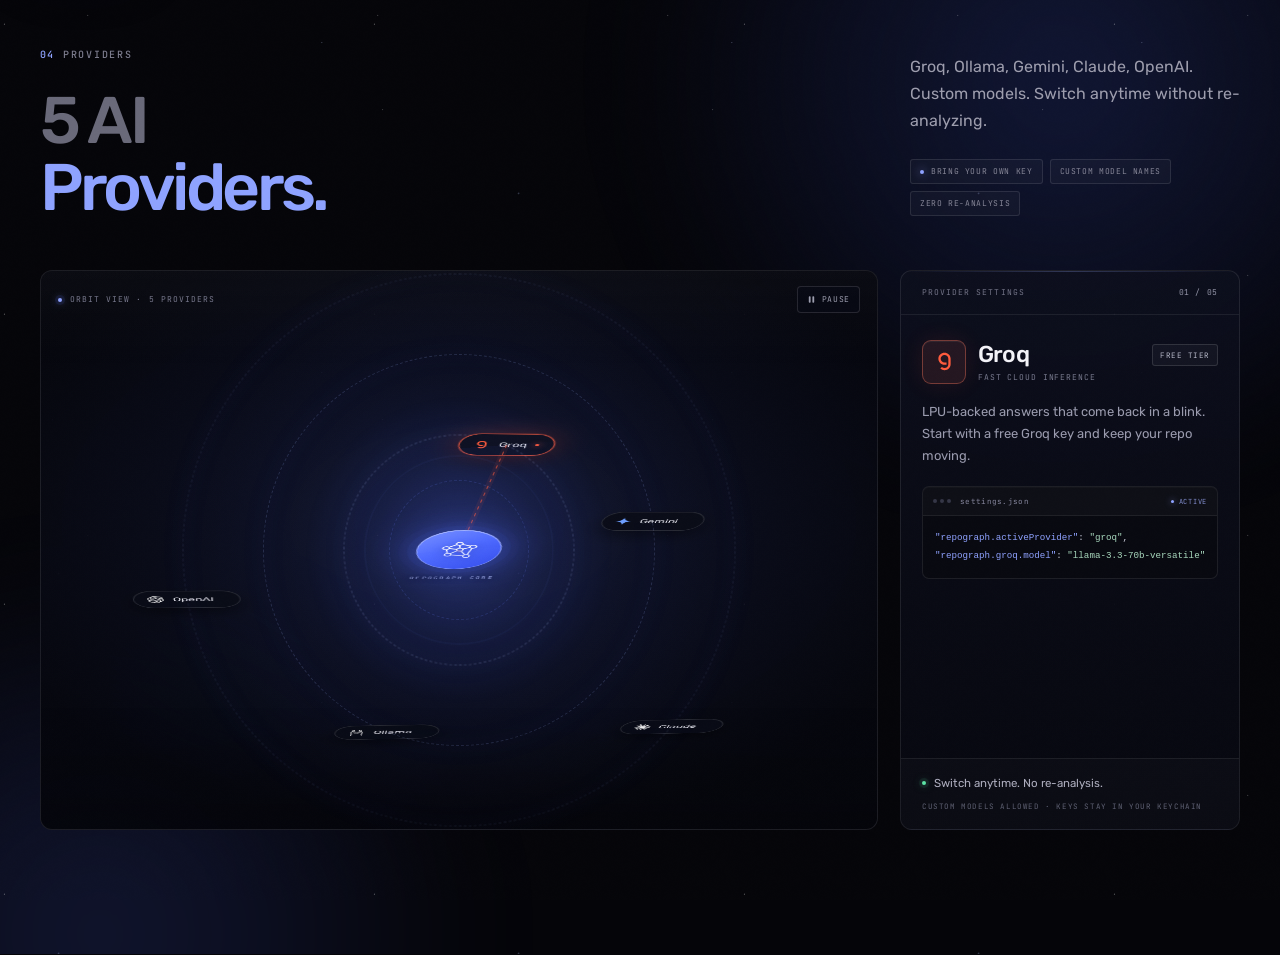
<file: _solar_c.html>
<!doctype html>
<html lang="en">
  <head>
    <script async src="https://www.googletagmanager.com/gtag/js?id=G-0S1X48E07N"></script>
    <script>
      window.dataLayer = window.dataLayer || [];
      function gtag() { dataLayer.push(arguments); }
      gtag("js", new Date());
      gtag("config", "G-0S1X48E07N");
    </script>
    <meta charset="UTF-8" />
    <meta name="viewport" content="width=device-width, initial-scale=1.0" />
    <title>RepoGraph AI - AI Coding Agent Graph & VS Code Dependency Visualizer</title>
    <meta name="description" content="RepoGraph AI turns any repo into an AI coding-agent graph: visual dependency maps, AI summaries & Q&A in VS Code. Free, open source, your own key." />
    <meta name="keywords" content="VS Code extension, dependency graph, codebase visualizer, AI code understanding, repo graph, codebase explorer, file dependency map, code analysis tool, open source VS Code, Groq AI, Ollama VS Code, codebase Q&A, TypeScript dependency graph, code architecture visualization, ai graph, graph ai, repograph, repo graph ai, graph repo, repository graph, codebase graph, coding agent graph, graph for coding agent, ai coding agent, ai agent codebase" />
    <meta name="author" content="Kaushalendra Yadav" />
    <meta name="robots" content="index, follow, max-snippet:-1, max-image-preview:large, max-video-preview:-1" />
    <meta name="googlebot" content="index, follow" />
    <link rel="canonical" href="https://repograph.kaushalendra.me/" />
    <meta property="og:type" content="website" />
    <meta property="og:url" content="https://repograph.kaushalendra.me/" />
    <meta property="og:site_name" content="RepoGraph AI" />
    <meta property="og:title" content="RepoGraph AI - The AI Graph for Coding Agents" />
    <meta property="og:description" content="Turn any repo into an AI coding-agent graph: dependency maps, AI summaries, and live Q&A - all inside VS Code. Free, open source, bring your own API key." />
    <meta property="og:image" content="https://repograph.kaushalendra.me/assets/og-image.png" />
    <meta property="og:image:secure_url" content="https://repograph.kaushalendra.me/assets/og-image.png" />
    <meta property="og:image:type" content="image/png" />
    <meta property="og:image:width" content="1200" />
    <meta property="og:image:height" content="630" />
    <meta property="og:image:alt" content="RepoGraph AI - Visual dependency graph with AI summaries for VS Code" />
    <meta property="og:video" content="https://repograph.kaushalendra.me/assets/walkthrough.mp4" />
    <meta property="og:video:secure_url" content="https://repograph.kaushalendra.me/assets/walkthrough.mp4" />
    <meta property="og:video:type" content="video/mp4" />
    <meta property="og:video:width" content="1920" />
    <meta property="og:video:height" content="1080" />
    <meta property="og:locale" content="en_US" />
    <meta name="twitter:card" content="summary_large_image" />
    <meta name="twitter:site" content="@kaushalxcode" />
    <meta name="twitter:creator" content="@kaushalxcode" />
    <meta name="twitter:url" content="https://repograph.kaushalendra.me/" />
    <meta name="twitter:title" content="RepoGraph AI - The AI Graph for Coding Agents" />
    <meta name="twitter:description" content="Free VS Code extension: turn any repo into a coding-agent graph with dependency maps, AI summaries & Q&A. Bring your own API key. Zero telemetry." />
    <meta name="twitter:image" content="https://repograph.kaushalendra.me/assets/og-image.png" />
    <meta name="twitter:image:alt" content="RepoGraph AI dependency graph and AI summary inside VS Code" />
    <meta name="theme-color" content="#06060B" />
    <script type="application/ld+json">
      {
        "@context": "https://schema.org",
        "@graph": [
          {
            "@type": "SoftwareApplication",
            "@id": "https://repograph.kaushalendra.me/#app",
            "name": "RepoGraph AI",
            "alternateName": ["RepoGraph", "Repo Graph AI", "RepoGraphAI"],
            "description": "RepoGraph AI (RepoGraph) turns any repository into an AI coding-agent graph: a free, open-source VS Code extension that maps your codebase into an interactive dependency graph with AI-generated summaries and live Q&A. Supports Groq, Ollama, Gemini, Anthropic Claude, and OpenAI.",
            "url": "https://repograph.kaushalendra.me/",
            "applicationCategory": "DeveloperApplication",
            "operatingSystem": "Windows, macOS, Linux",
            "softwareVersion": "1.0",
            "license": "https://github.com/Kaushalendra-Marcus/RepoGraph-AI/blob/main/LICENSE",
            "isAccessibleForFree": true,
            "offers": { "@type": "Offer", "price": "0", "priceCurrency": "USD" },
            "downloadUrl": "https://marketplace.visualstudio.com/items?itemName=kaushalendra.repograph-ai",
            "author": { "@type": "Person", "name": "Kaushalendra Yadav", "url": "https://github.com/Kaushalendra-Marcus" }
          },
          {
            "@type": "WebSite",
            "@id": "https://repograph.kaushalendra.me/#website",
            "url": "https://repograph.kaushalendra.me/",
            "name": "RepoGraph AI",
            "inLanguage": "en-US"
          },
          {
            "@type": "VideoObject",
            "@id": "https://repograph.kaushalendra.me/#walkthrough",
            "name": "RepoGraph AI - 57-second walkthrough",
            "description": "Walkthrough of RepoGraph AI inside VS Code: one-click workspace analysis, the interactive dependency graph, the generated data-flow map and the REPOGRAPH-CONTEXT.md file that AI coding agents read.",
            "thumbnailUrl": "https://repograph.kaushalendra.me/assets/walkthrough-poster.jpg",
            "uploadDate": "2026-10-18",
            "duration": "PT57S",
            "contentUrl": "https://repograph.kaushalendra.me/assets/walkthrough.mp4",
            "embedUrl": "https://repograph.kaushalendra.me/#demo",
            "isFamilyFriendly": true,
            "creator": { "@type": "Person", "name": "Kaushalendra Yadav", "url": "https://github.com/Kaushalendra-Marcus" }
          },
          {
            "@type": "FAQPage",
            "mainEntity": [
              { "@type": "Question", "name": "Is RepoGraph AI free?", "acceptedAnswer": { "@type": "Answer", "text": "Yes. 100% free and MIT-licensed. Bring your own API key from Groq (free tier) or Ollama (fully local)." } },
              { "@type": "Question", "name": "Does RepoGraph AI send my code to a server?", "acceptedAnswer": { "@type": "Answer", "text": "No. No backend server. The only external request is to the AI provider you configure." } },
              { "@type": "Question", "name": "Which AI providers are supported?", "acceptedAnswer": { "@type": "Answer", "text": "Groq, Ollama, Google Gemini, Anthropic Claude, and OpenAI with custom model names." } },
              { "@type": "Question", "name": "How do I install RepoGraph AI?", "acceptedAnswer": { "@type": "Answer", "text": "Search RepoGraph AI in the VS Code Marketplace or run ext install kaushalendra.repograph-ai." } },
              { "@type": "Question", "name": "What is an AI coding agent graph?", "acceptedAnswer": { "@type": "Answer", "text": "An AI coding agent graph is a machine-readable map of a repository with files as nodes and imports and calls as typed edges. RepoGraph AI builds this graph for any repo." } },
              { "@type": "Question", "name": "Can coding agents use my RepoGraph repo graph?", "acceptedAnswer": { "@type": "Answer", "text": "Yes. The RepoGraph flow tracer exports the repo graph as typed trace records that coding agents can consume, with file and line references." } },
              { "@type": "Question", "name": "How is RepoGraph different from other repo graph tools?", "acceptedAnswer": { "@type": "Answer", "text": "RepoGraph AI combines a live dependency graph, per-file AI summaries, multi-turn codebase Q&A, five AI providers, and zero telemetry, free and open source inside VS Code." } }
            ]
          }
        ]
      }
    </script>
    <link rel="preconnect" href="https://fonts.googleapis.com" />
    <link rel="preconnect" href="https://fonts.gstatic.com" crossorigin />
    <link href="https://fonts.googleapis.com/css2?family=Rubik:wght@300;400;500;600;700&family=JetBrains+Mono:wght@400;500&display=swap" rel="stylesheet" />
    <link rel="icon" type="image/svg+xml" href="/assets/favicon.svg" />
    <link rel="icon" type="image/png" sizes="48x48" href="/assets/favicon-48x48.png" />
    <link rel="shortcut icon" href="/favicon.ico" />
    <link rel="apple-touch-icon" sizes="180x180" href="/assets/apple-touch-icon.png" />
    <link rel="manifest" href="/site.webmanifest" />
    <meta name="msapplication-TileColor" content="#4F6BFF" />
    <link rel="stylesheet" href="styles.css?v=7" />
  <style>header.site-nav, footer, main > section:not(#providers){display:none!important} body{background:#050509!important} .solar{padding-top:40px!important}.solar-plane{transform:translate(-50%,-50%)!important}</style></head>

  <body id="top">
    <a class="skip-link" href="#features">Skip to content</a>
    <div class="grain" aria-hidden="true"></div>

    <!-- ═══════════════ NAV ═══════════════ -->
    <header class="site-nav nav-dark" id="siteNav">
      <div class="nav-inner">
        <a class="brand" href="/" aria-label="RepoGraph AI — home">
          <span class="brand-mark" aria-hidden="true">
            <svg viewBox="0 0 24 24" fill="currentColor" xmlns="http://www.w3.org/2000/svg"><path d="M3.5 12c.015 0 .028-.004.042-.004l.94 4.226a2.497 2.497 0 1 0 3.345 3.173l7.182 1.197a2.491 2.491 0 1 0 3.527-2.36l1.902-8.238c.021 0 .04.006.062.006a2.5 2.5 0 1 0-2.03-3.95l-4.53-2.012a2.5 2.5 0 1 0-4.692.528L5.151 7.637A2.495 2.495 0 1 0 3.5 12zm1.018-.222a2.51 2.51 0 0 0 1.26-1.26l4.226.94c0 .014-.004.027-.004.042a2.484 2.484 0 0 0 .416 1.377l-3.54 3.54A2.483 2.483 0 0 0 5.5 16c-.014 0-.028.004-.042.004zm7.184-2.635a2.501 2.501 0 0 0-1.48 1.339l-4.226-.94c0-.014.004-.027.004-.042a2.472 2.472 0 0 0-.247-1.065l4.096-3.072a2.477 2.477 0 0 0 1.457.617zM14 11v1a1 1 0 0 1-1 1h-1a1 1 0 0 1-1-1v-1a1 1 0 0 1 1-1h1a1 1 0 0 1 1 1zm1.173 8.605L7.99 18.408a2.483 2.483 0 0 0-.407-1.285l3.54-3.54a2.405 2.405 0 0 0 2.123.29l2.632 4.74a2.494 2.494 0 0 0-.706.992zM6 20H5a1 1 0 0 1-1-1v-1a1 1 0 0 1 1-1h1a1 1 0 0 1 1 1v1a1 1 0 0 1-1 1zm13 0v1a1 1 0 0 1-1 1h-1a1 1 0 0 1-1-1v-1a1 1 0 0 1 1-1h1a1 1 0 0 1 1 1zm-1.438-1.994c-.02 0-.04-.006-.062-.006a2.466 2.466 0 0 0-.747.127l-2.632-4.74a2.411 2.411 0 0 0 .784-2.53l3.638-1.82a2.502 2.502 0 0 0 .92.731zM20 6h1a1 1 0 0 1 1 1v1a1 1 0 0 1-1 1h-1a1 1 0 0 1-1-1V7a1 1 0 0 1 1-1zm-1.939.963a2.301 2.301 0 0 0 .034 1.18l-3.638 1.82a2.483 2.483 0 0 0-1.763-.943l-.396-3.163a2.499 2.499 0 0 0 1.231-.908zM10 4V3a1 1 0 0 1 1-1h1a1 1 0 0 1 1 1v1a1 1 0 0 1-1 1h-1a1 1 0 0 1-1-1zM2 9a1 1 0 0 1 1-1h1a1 1 0 0 1 1 1v1a1 1 0 0 1-1 1H3a1 1 0 0 1-1-1z"/></svg>
          </span>
          <span class="brand-name">RepoGraph <em>AI</em></span>
          <span class="brand-ver">v1.0</span>
        </a>

        <nav class="nav-links" id="navlinks" aria-label="Primary">
          <a href="#features">Features</a>
          <a href="#providers">Providers</a>
          <a href="#demo">Demo</a>
          <a href="#how">How it works</a>
          <a href="#compare">Compare</a>
          <a href="#install">Install</a>
        </nav>

        <div class="nav-actions">
          <a class="nav-ghost" href="https://github.com/Kaushalendra-Marcus/RepoGraph-AI" target="_blank" rel="noopener">GitHub <span aria-hidden="true">↗</span></a>
          <a class="nav-cta" href="https://marketplace.visualstudio.com/items?itemName=kaushalendra.repograph-ai" target="_blank" rel="noopener">Install free <span aria-hidden="true">→</span></a>
          <button class="nav-burger" id="hamburger" type="button" aria-label="Open menu" aria-expanded="false" aria-controls="mobileMenu">
            <span></span><span></span>
          </button>
        </div>
      </div>

      <div class="mobile-panel" id="mobileMenu" aria-hidden="true">
        <nav aria-label="Mobile">
          <a href="#features">Features</a>
          <a href="#providers">Providers</a>
          <a href="#demo">Live demo</a>
          <a href="#how">How it works</a>
          <a href="#compare">Compare</a>
          <a href="#install">Install</a>
          <a href="https://github.com/Kaushalendra-Marcus/RepoGraph-AI" target="_blank" rel="noopener">GitHub <span aria-hidden="true">↗</span></a>
        </nav>
        <a class="mobile-cta" href="https://marketplace.visualstudio.com/items?itemName=kaushalendra.repograph-ai" target="_blank" rel="noopener">Install free <span aria-hidden="true">→</span></a>
        <span class="mobile-note">Free · open source · MIT licensed</span>
      </div>
    </header>

    <main>
      <!-- ═══════════════ HERO ═══════════════ -->
      <section class="hero" data-nav-theme="dark" aria-label="RepoGraph AI introduction">
        <div class="hero-bg" aria-hidden="true">
          <span class="hero-facet f1"></span>
          <span class="hero-facet f2"></span>
          <span class="hero-glow g1"></span>
          <span class="hero-glow g2"></span>
          <span class="hero-horizon"></span>
        </div>

        <div class="wrap hero-inner">
          <div class="hero-copy">
            <div class="hero-badges">
              <span class="badge">Free · open source</span>
              <span class="badge">VS Code extension</span>
              <span class="badge badge-status"><i class="dot"></i>Status · local-first</span>
            </div>

            <h1 class="hero-title">
              <span class="dim">Know every file.</span>
              <span>Cite every line.</span>
            </h1>

            <p class="hero-sub">RepoGraph AI turns any repo into a <strong>live dependency graph</strong> — every import traced, every answer backed by <strong>file:line evidence</strong>. Install once, use it in <strong>every project</strong>. New to a codebase? Understand it in minutes. <em>Trace every call. Prove every diff.</em></p>

            <div class="hero-actions">
              <a class="btn-split" href="https://marketplace.visualstudio.com/items?itemName=kaushalendra.repograph-ai" target="_blank" rel="noopener">
                <span class="btn-label">Try for free</span>
                <span class="btn-arrow" aria-hidden="true">→</span>
              </a>
              <a class="btn-ghost" href="https://github.com/Kaushalendra-Marcus/RepoGraph-AI" target="_blank" rel="noopener">
                <svg width="15" height="15" viewBox="0 0 16 16" fill="currentColor" aria-hidden="true"><path d="M8 0C3.58 0 0 3.58 0 8c0 3.54 2.29 6.53 5.47 7.59.4.07.55-.17.55-.38 0-.19-.01-.82-.01-1.49-2.01.37-2.53-.49-2.69-.94-.09-.23-.48-.94-.82-1.13-.28-.15-.68-.52-.01-.53.63-.01 1.08.58 1.23.82.72 1.21 1.87.87 2.33.66.07-.52.28-.87.51-1.07-1.78-.2-3.64-.89-3.64-3.95 0-.87.31-1.59.82-2.15-.08-.2-.36-1.02.08-2.12 0 0 .67-.21 2.2.82.64-.18 1.32-.27 2-.27.68 0 1.36.09 2 .27 1.53-1.04 2.2-.82 2.2-.82.44 1.1.16 1.92.08 2.12.51.56.82 1.27.82 2.15 0 3.07-1.87 3.75-3.65 3.95.29.25.54.73.54 1.48 0 1.07-.01 1.93-.01 2.2 0 .21.15.46.55.38A8.013 8.013 0 0016 8c0-4.42-3.58-8-8-8z"/></svg>
                Star on GitHub
              </a>
            </div>

            <p class="hero-fine">Free plan, no card <span>·</span> runs on-device <span>·</span> zero telemetry</p>

            <a class="hero-v2" href="#v2">
              <span class="v2-tag">v2.0</span>
              <span>Flow tracing is coming — follow data file to file.</span>
              <span class="v2-arrow" aria-hidden="true">→</span>
            </a>
          </div>

          <div class="hero-visual">
            <div class="scene" data-parallax="0.035">
              <div class="scene-aura" aria-hidden="true"></div>
              <svg class="scene-svg" viewBox="0 0 760 680" role="img" aria-label="Isometric view of a glowing dependency graph being compiled into an agent context layer">
                <defs>
                  <radialGradient id="sceneHalo" cx="50%" cy="55%" r="50%">
                    <stop offset="0" stop-color="#7590ff" stop-opacity=".48"/>
                    <stop offset=".5" stop-color="#3154ff" stop-opacity=".16"/>
                    <stop offset="1" stop-color="#06060b" stop-opacity="0"/>
                  </radialGradient>
                  <linearGradient id="slabTop" x1="0" y1="0" x2="1" y2="1">
                    <stop offset="0" stop-color="#d3ddff" stop-opacity=".62"/>
                    <stop offset=".34" stop-color="#8ba2ff" stop-opacity=".42"/>
                    <stop offset=".7" stop-color="#4d6aff" stop-opacity=".58"/>
                    <stop offset="1" stop-color="#233fce" stop-opacity=".88"/>
                  </linearGradient>
                  <linearGradient id="slabEdge" x1="0" y1="0" x2="0" y2="1">
                    <stop offset="0" stop-color="#7f97ff" stop-opacity=".8"/>
                    <stop offset="1" stop-color="#1a2a9c" stop-opacity=".2"/>
                  </linearGradient>
                  <linearGradient id="wireGrad" x1="0" y1="0" x2="1" y2="1">
                    <stop offset="0" stop-color="#ffffff" stop-opacity=".75"/>
                    <stop offset="1" stop-color="#a9baff" stop-opacity=".28"/>
                  </linearGradient>
                  <filter id="blurHalo" x="-60%" y="-60%" width="220%" height="220%">
                    <feGaussianBlur stdDeviation="22"/>
                  </filter>
                  <filter id="nodeGlow" x="-250%" y="-250%" width="600%" height="600%">
                    <feGaussianBlur stdDeviation="5"/>
                  </filter>
                  <g id="slabFace">
                    <g transform="scale(1,.577) rotate(45)">
                      <rect x="-195" y="-195" width="390" height="390" rx="46" fill="#1a2a93" stroke="#4464ff" stroke-width=".7"/>
                    </g>
                  </g>
                </defs>

                <ellipse cx="380" cy="430" rx="330" ry="200" fill="url(#sceneHalo)"/>
                <ellipse cx="380" cy="510" rx="250" ry="70" fill="#3e5bff" opacity=".28" filter="url(#blurHalo)"/>

                <!-- faint isometric ground plates -->
                <g opacity=".34">
                  <g transform="translate(150,560) scale(1,.577) rotate(45)">
                    <rect x="-74" y="-74" width="148" height="148" rx="18" fill="none" stroke="#738bff" stroke-width=".8"/>
                  </g>
                  <g transform="translate(636,520) scale(1,.577) rotate(45)">
                    <rect x="-58" y="-58" width="116" height="116" rx="14" fill="none" stroke="#738bff" stroke-width=".8"/>
                  </g>
                  <circle cx="196" cy="606" r="3.2" fill="#dfe6ff"/>
                  <circle cx="196" cy="606" r="9" fill="#9fb2ff" opacity=".32" filter="url(#nodeGlow)"/>
                  <circle cx="620" cy="574" r="3.2" fill="#dfe6ff"/>
                  <circle cx="620" cy="574" r="9" fill="#9fb2ff" opacity=".32" filter="url(#nodeGlow)"/>
                </g>

                <!-- hovering agent layer -->
                <g class="scene-float">
                  <g transform="translate(380,215) rotate(0)">
                    <g transform="scale(1,.577) rotate(45)">
                      <rect x="-152" y="-152" width="304" height="304" rx="22" fill="rgba(61,86,221,.08)" stroke="url(#wireGrad)" stroke-width="1.1"/>
                    </g>
                  </g>
                  <g stroke="#b4c4ff" stroke-width=".8" stroke-dasharray="2 6" opacity=".55">
                    <line x1="595" y1="215" x2="632" y2="330"/>
                    <line x1="165" y1="215" x2="128" y2="330"/>
                    <line x1="380" y1="303" x2="380" y2="380"/>
                  </g>
                  <g fill="#e7edff">
                    <circle cx="380" cy="127" r="2.6"/><circle cx="595" cy="215" r="2.6"/>
                    <circle cx="380" cy="303" r="2.6"/><circle cx="165" cy="215" r="2.6"/>
                  </g>
                  <g transform="translate(505,168) rotate(30)">
                    <rect x="-70" y="-11" width="140" height="22" rx="3" fill="rgba(8,12,38,.42)" stroke="rgba(196,210,255,.38)" stroke-width=".8"/>
                    <text x="0" y="3.6" text-anchor="middle" class="scene-label">AGENT CONTEXT</text>
                  </g>
                  <text x="384" y="367" text-anchor="middle" class="scene-micro">3 LAYERS · 1 GRAPH</text>
                </g>

                <!-- the graph slab: extruded thickness -->
                <g class="scene-slab">
                  <g>
                    <use href="#slabFace" transform="translate(380,388) translate(0,34)"/>
                    <use href="#slabFace" transform="translate(380,388) translate(0,32)"/>
                    <use href="#slabFace" transform="translate(380,388) translate(0,30)"/>
                    <use href="#slabFace" transform="translate(380,388) translate(0,28)"/>
                    <use href="#slabFace" transform="translate(380,388) translate(0,26)"/>
                    <use href="#slabFace" transform="translate(380,388) translate(0,24)"/>
                    <use href="#slabFace" transform="translate(380,388) translate(0,22)"/>
                    <use href="#slabFace" transform="translate(380,388) translate(0,20)"/>
                    <use href="#slabFace" transform="translate(380,388) translate(0,18)"/>
                    <use href="#slabFace" transform="translate(380,388) translate(0,16)"/>
                    <use href="#slabFace" transform="translate(380,388) translate(0,14)"/>
                    <use href="#slabFace" transform="translate(380,388) translate(0,12)"/>
                    <use href="#slabFace" transform="translate(380,388) translate(0,10)"/>
                    <use href="#slabFace" transform="translate(380,388) translate(0,8)"/>
                    <use href="#slabFace" transform="translate(380,388) translate(0,6)"/>
                    <use href="#slabFace" transform="translate(380,388) translate(0,4)"/>
                    <use href="#slabFace" transform="translate(380,388) translate(0,2)"/>
                  </g>
                  <g class="slab-top">
                    <g transform="translate(380,388) scale(1,.577) rotate(45)">
                      <rect x="-195" y="-195" width="390" height="390" rx="46" fill="url(#slabTop)" stroke="rgba(231,239,255,.62)" stroke-width="1.1"/>
                      <rect x="-184" y="-184" width="368" height="368" rx="38" fill="none" stroke="rgba(255,255,255,.22)" stroke-width=".8"/>
                    </g>
                  </g>
                  <ellipse cx="380" cy="556" rx="205" ry="26" fill="#92a8ff" opacity=".5" filter="url(#blurHalo)"/>

                  <!-- graph inside the plane -->
                  <g class="slab-graph">
                    <g stroke="rgba(236,242,255,.5)" stroke-width=".9" fill="none">
                      <path d="M300 400 L438 407 L500 456 L382 492 L262 455 Z"/>
                      <path d="M300 400 L382 492"/>
                      <path d="M438 407 L262 455" stroke-dasharray="3 5" opacity=".7"/>
                    </g>
                    <g fill="#f2f6ff">
                      <circle cx="300" cy="400" r="3.4"/><circle cx="438" cy="407" r="3.4"/>
                      <circle cx="500" cy="456" r="3"/><circle cx="382" cy="492" r="4.2"/><circle cx="262" cy="455" r="2.8"/>
                    </g>
                    <g fill="#aabfff" opacity=".55" filter="url(#nodeGlow)">
                      <circle cx="300" cy="400" r="10"/><circle cx="438" cy="407" r="10"/>
                      <circle cx="382" cy="492" r="14"/><circle cx="500" cy="456" r="8"/><circle cx="262" cy="455" r="8"/>
                    </g>
                    <g class="scene-file">
                      <text x="277" y="386" text-anchor="middle">auth.ts</text>
                      <text x="438" y="390" text-anchor="middle">graph.ts</text>
                      <text x="391" y="516" text-anchor="middle">Q&amp;A</text>
                    </g>
                  </g>

                  <g transform="translate(255,447) rotate(-30)">
                    <rect x="-77" y="-11" width="154" height="22" rx="3" fill="rgba(13,21,72,.38)" stroke="rgba(220,231,255,.34)" stroke-width=".8"/>
                    <text x="0" y="3.6" text-anchor="middle" class="scene-label">DEPENDENCY GRAPH</text>
                  </g>
                  <text x="380" y="577" text-anchor="middle" class="scene-micro">EVERY IMPORT · EVERY CALL</text>
                </g>

                <!-- floating tags -->
                <g transform="translate(646,304) rotate(-30)">
                  <rect x="-43" y="-12" width="86" height="24" rx="3" fill="rgba(16,24,80,.34)" stroke="rgba(183,199,255,.3)" stroke-width=".8"/>
                  <text x="0" y="3.4" text-anchor="middle" class="scene-label">TRACE</text>
                </g>
                <g transform="translate(132,532) rotate(30)">
                  <rect x="-54" y="-12" width="108" height="24" rx="3" fill="rgba(16,24,80,.34)" stroke="rgba(183,199,255,.3)" stroke-width=".8"/>
                  <text x="0" y="3.4" text-anchor="middle" class="scene-label">FILE : LINE</text>
                </g>
                <g transform="translate(610,470) rotate(-30)" opacity=".7">
                  <rect x="-48" y="-10" width="96" height="20" rx="3" fill="rgba(16,24,80,.22)" stroke="rgba(183,199,255,.22)" stroke-width=".7"/>
                  <text x="0" y="3" text-anchor="middle" class="scene-micro">READY FOR AGENTS</text>
                </g>
              </svg>

              <div class="hero-stat" aria-hidden="true">
                <div class="hs-head"><i class="dot"></i>Analysis complete</div>
                <div class="hs-n">142 <span>files</span> <b>·</b> 312 <span>edges</span></div>
                <div class="hs-sub">Most connected <b>lib/auth.ts</b> — in 18 / out 6</div>
              </div>

              <div class="hero-command">
                <div class="hc-head">
                  <span><i class="dot"></i>Repograph · command</span>
                  <span class="hc-os">VS CODE</span>
                </div>
                <div class="hero-tabs" role="group" aria-label="Try a command">
                  <button class="htab active" type="button" data-cmd="ext install kaushalendra.repograph-ai" aria-pressed="true">Analyze</button>
                  <button class="htab" type="button" data-cmd="Ctrl+Shift+P → RepoGraph: Summarize" aria-pressed="false">Summarize</button>
                  <button class="htab" type="button" data-cmd="Ctrl+Shift+P → RepoGraph: Ask" aria-pressed="false">Ask</button>
                </div>
                <div class="hero-cmdrow">
                  <span class="hs-prompt">$</span>
                  <span class="hs-cmd" id="hsCmd">ext install kaushalendra.repograph-ai</span>
                  <button class="hs-btn" type="button" data-copy="ext install kaushalendra.repograph-ai">Copy</button>
                </div>
              </div>
            </div>
          </div>
        </div>

        <div class="wrap hero-trust">
          <span class="trust-label">Pairs with your agent</span>
          <div class="trust-logos">
            <span class="trust-logo"><img src="assets/logos/cursor.svg" alt="" width="16" height="16" loading="lazy" />Cursor</span>
            <span class="trust-logo"><img src="assets/logos/githubcopilot.svg" alt="" width="16" height="16" loading="lazy" />Copilot</span>
            <span class="trust-logo"><img src="assets/logos/claude.svg" alt="" width="16" height="16" loading="lazy" />Claude Code</span>
            <span class="trust-logo"><img src="assets/logos/openai.svg" alt="" width="16" height="16" loading="lazy" />Codex</span>
            <span class="trust-logo"><img src="assets/logos/opencode.svg" alt="" width="16" height="16" loading="lazy" />OpenCode</span>
            <span class="trust-logo"><img src="assets/logos/windsurf.svg" alt="" width="16" height="16" loading="lazy" />Windsurf</span>
          </div>
          <a class="trust-more" href="#who">All 8 integrations <span aria-hidden="true">→</span></a>
        </div>
      </section>
      <!-- ═══════════════ FEATURES ═══════════════ -->
      <section class="section features" id="features" data-nav-theme="light" aria-labelledby="features-heading">
        <div class="wrap">
          <header class="sec-head split-head">
            <div>
              <span class="eyebrow"><b>01</b> Capabilities</span>
              <h2 class="display" id="features-heading">
                <span class="dim">One map of the code.</span>
                <span class="accent">Answers with proof,<br />not guesses.</span>
              </h2>
            </div>
            <p class="lede">Six essentials. Every answer traces a real path with file:line citations — no re-reading the repo four times.</p>
          </header>

          <div class="feature-grid">
            <article class="feature reveal">
              <div class="f-art">
                <svg viewBox="0 0 300 210" aria-hidden="true">
                  <defs>
                    <linearGradient id="fg1" x1="0" y1="0" x2="1" y2="1">
                      <stop offset="0" stop-color="#6d86ff" stop-opacity=".85"/><stop offset="1" stop-color="#b8c5ff" stop-opacity=".55"/>
                    </linearGradient>
                  </defs>
                  <g class="ill-line">
                    <g transform="translate(150,160)"><g transform="scale(1,.56) rotate(45)"><rect x="-84" y="-84" width="168" height="168" rx="18"/></g></g>
                    <g transform="translate(150,142)"><g transform="scale(1,.56) rotate(45)"><rect x="-84" y="-84" width="168" height="168" rx="18"/></g></g>
                    <g transform="translate(150,124)"><g transform="scale(1,.56) rotate(45)"><rect x="-84" y="-84" width="168" height="168" rx="18"/></g></g>
                    <g transform="translate(150,106)"><g transform="scale(1,.56) rotate(45)"><rect x="-84" y="-84" width="168" height="168" rx="18"/></g></g>
                    <line x1="31" y1="160" x2="31" y2="106"/><line x1="269" y1="160" x2="269" y2="106"/>
                  </g>
                  <g class="ill-blue">
                    <g transform="translate(150,88)"><g transform="scale(1,.56) rotate(45)"><rect x="-74" y="-74" width="148" height="148" rx="16" fill="rgba(99,124,255,.08)" stroke="url(#fg1)"/></g></g>
                    <g transform="translate(150,88) scale(1,.56) rotate(45)">
                      <path d="M-34 -18 L 12 -30 L 36 12 L -8 30 Z" fill="none" stroke="rgba(125,148,255,.8)" stroke-width="1"/>
                      <circle cx="-34" cy="-18" r="2.4" fill="#6d86ff"/><circle cx="12" cy="-30" r="2.4" fill="#6d86ff"/>
                      <circle cx="36" cy="12" r="2.4" fill="#6d86ff"/><circle cx="-8" cy="30" r="2.4" fill="#6d86ff"/>
                    </g>
                  </g>
                </svg>
              </div>
              <span class="f-tag">Graph</span>
              <h3>Dependency Graph</h3>
              <p>Interactive canvas of every file and import. Click for details, double-click to open. God-nodes surface the files everything depends on. No setup per project — open any folder and go.</p>
            </article>

            <article class="feature reveal reveal-d1">
              <div class="f-art">
                <svg viewBox="0 0 300 210" aria-hidden="true">
                  <g class="ill-line">
                    <g transform="translate(96,152)"><g transform="scale(1,.56) rotate(45)"><rect x="-54" y="-36" width="108" height="72" rx="10"/></g></g>
                    <g transform="translate(200,170)"><g transform="scale(1,.56) rotate(45)"><rect x="-48" y="-32" width="96" height="64" rx="10"/></g></g>
                    <path d="M96 126 C 125 90 154 68 184 80" stroke-dasharray="3 6"/>
                    <path d="M198 142 C 210 150 208 158 202 166" stroke-dasharray="3 6"/>
                  </g>
                  <g class="ill-blue">
                    <g transform="translate(188,96)"><g transform="scale(1,.56) rotate(45)"><rect x="-60" y="-42" width="120" height="84" rx="11" fill="rgba(99,124,255,.08)" stroke="rgba(109,134,255,.9)"/></g></g>
                    <g transform="translate(188,96) scale(1,.56) rotate(45)">
                      <line x1="-34" y1="-16" x2="26" y2="-16" stroke="rgba(109,134,255,.7)" stroke-width="1.5"/>
                      <line x1="-34" y1="-4" x2="10" y2="-4" stroke="rgba(140,158,220,.65)" stroke-width="1.2"/>
                      <line x1="-34" y1="8" x2="18" y2="8" stroke="rgba(140,158,220,.45)" stroke-width="1.2"/>
                    </g>
                    <circle cx="184" cy="78" r="2.6" fill="#6d86ff"/><circle cx="188" cy="78" r="8" fill="#6d86ff" opacity=".18"/>
                  </g>
                </svg>
              </div>
              <span class="f-tag">Summaries</span>
              <h3>AI File Summaries</h3>
              <p>Plain-English explanations of what each file does, exports, and depends on — generated on your key.</p>
            </article>

            <article class="feature reveal reveal-d2">
              <div class="f-art">
                <svg viewBox="0 0 300 210" aria-hidden="true">
                  <g class="ill-line">
                    <g transform="translate(150,160)"><g transform="scale(1,.56) rotate(45)"><rect x="-72" y="-72" width="144" height="144" rx="15"/></g></g>
                    <path d="M103 64 V 114 M150 48 V 114 M197 64 V 114" stroke-dasharray="3 6"/>
                    <g transform="translate(84,60)"><g transform="scale(1,.56) rotate(45)"><rect x="-22" y="-22" width="44" height="44" rx="6"/></g></g>
                    <g transform="translate(150,42)"><g transform="scale(1,.56) rotate(45)"><rect x="-22" y="-22" width="44" height="44" rx="6"/></g></g>
                    <g transform="translate(215,60)"><g transform="scale(1,.56) rotate(45)"><rect x="-22" y="-22" width="44" height="44" rx="6"/></g></g>
                    <g transform="translate(117,88)"><g transform="scale(1,.56) rotate(45)"><rect x="-16" y="-16" width="32" height="32" rx="5"/></g></g>
                    <g transform="translate(182,88)"><g transform="scale(1,.56) rotate(45)"><rect x="-16" y="-16" width="32" height="32" rx="5"/></g></g>
                    <g transform="translate(150,118)"><g transform="scale(1,.56) rotate(45)"><rect x="-12" y="-12" width="24" height="24" rx="4"/></g></g>
                  </g>
                  <g class="ill-blue">
                    <g transform="translate(150,160)"><g transform="scale(1,.56) rotate(45)"><rect x="-56" y="-56" width="112" height="112" rx="12" fill="rgba(99,124,255,.12)" stroke="rgba(109,134,255,.9)"/></g></g>
                    <circle cx="150" cy="160" r="13" fill="#6d86ff" opacity=".16"/>
                    <circle cx="150" cy="160" r="3.5" fill="#dfe6ff"/>
                  </g>
                </svg>
              </div>
              <span class="f-tag">Q&amp;A</span>
              <h3>Codebase Q&amp;A</h3>
              <p>Ask in plain English with full graph context and file references. Multi-turn, with history. Paste any answer into your agent — cited context, zero wasted tokens.</p>
            </article>

            <article class="feature reveal reveal-d3">
              <div class="f-art">
                <svg viewBox="0 0 300 210" aria-hidden="true">
                  <g class="ill-line">
                    <ellipse cx="150" cy="112" rx="112" ry="54" transform="rotate(-12 150 112)" stroke-dasharray="4 7"/>
                    <ellipse cx="150" cy="112" rx="78" ry="34" transform="rotate(-12 150 112)" stroke-dasharray="2 7" opacity=".7"/>
                    <g transform="translate(150,116)"><g transform="scale(1,.56) rotate(45)"><rect x="-58" y="-58" width="116" height="116" rx="12"/></g></g>
                    <circle cx="60" cy="136" r="3"/><circle cx="246" cy="94" r="3"/><circle cx="91" cy="66" r="3"/>
                    <circle cx="221" cy="153" r="3"/><circle cx="180" cy="44" r="3"/>
                  </g>
                  <g class="ill-blue">
                    <g transform="translate(150,116)"><g transform="scale(1,.56) rotate(45)"><rect x="-44" y="-44" width="88" height="88" rx="10" fill="rgba(99,124,255,.12)" stroke="rgba(109,134,255,.85)"/></g></g>
                    <circle cx="150" cy="116" r="5" fill="#dfe6ff"/>
                    <circle cx="150" cy="116" r="16" fill="#6d86ff" opacity=".14"/>
                    <circle cx="60" cy="136" r="4" fill="#6d86ff"/><circle cx="246" cy="94" r="4" fill="#6d86ff"/>
                    <circle cx="180" cy="44" r="4" fill="#6d86ff"/>
                  </g>
                </svg>
              </div>
              <span class="f-tag">Providers</span>
              <h3>5 AI Providers</h3>
              <p>Groq, Ollama, Gemini, Claude, OpenAI. Custom models. Switch anytime without re-analyzing.</p>
            </article>
          </div>

          <div class="feature-more">
            <article class="mini-feature reveal">
              <span class="mini-icon" aria-hidden="true">
                <svg viewBox="0 0 24 24" fill="none" stroke="currentColor" stroke-width="1.4"><circle cx="12" cy="12" r="8.5"/><path d="M12 7v5.4l3.2 2"/><path d="M4 4l1.6 1.6M20 4l-1.6 1.6"/></svg>
              </span>
              <div>
                <h3>Analysis History</h3>
                <p>Every analysis saved locally per workspace. Diff understanding across refactors.</p>
              </div>
            </article>
            <article class="mini-feature reveal reveal-d1">
              <span class="mini-icon" aria-hidden="true">
                <svg viewBox="0 0 24 24" fill="none" stroke="currentColor" stroke-width="1.4"><path d="M3 5h18l-7 8v6l-4 2v-8L3 5z"/><path d="M8 9h8" opacity=".5"/></svg>
              </span>
              <div>
                <h3>Smart Filtering</h3>
                <p>Skips node_modules, dist, lockfiles and generated code automatically. Parsing stays on your machine.</p>
              </div>
            </article>
          </div>

          <div class="jobs">
            <article class="job reveal">
              <div class="job-head">
                <span class="job-kicker">01 · Understand</span>
                <h3>Ask anything, get sources</h3>
                <p>New to the repo? Get grounded answers with file:line citations — for you and your agent.</p>
              </div>
              <div class="job-code">
                <span class="c-blue">›</span> Where is session refresh?<br />
                <span class="c-mute">→ lib/auth.ts:42 · session.ts:17</span><br />
                <span class="c-blue">✓</span> high confidence · 2 sources
              </div>
            </article>
            <article class="job reveal reveal-d1">
              <div class="job-head">
                <span class="job-kicker">02 · Change safely</span>
                <h3>See what breaks first</h3>
                <p>Follow every edge from a diff before it merges. Run the right tests.</p>
              </div>
              <div class="job-code">
                <span class="c-glow">risk 6.1</span> <span class="c-mute">·</span> reaches 6 files<br />
                <span class="c-mute">→ run the 2 untested callers first</span>
              </div>
            </article>
            <article class="job reveal reveal-d2">
              <div class="job-head">
                <span class="job-kicker">03 · Stay current</span>
                <h3>Docs that rebuild</h3>
                <p>Repo overview + per-file docs refresh with each analysis. Nothing goes stale.</p>
              </div>
              <div class="job-code">
                <span class="c-blue">●</span> 3 pages rebuilt <span class="c-mute">· fresh</span><br />
                <span class="c-mute">overview · middleware · session</span>
              </div>
            </article>
          </div>

          <div class="cmp-wrap reveal">
            <table class="cmp" aria-label="RepoGraph vs alternatives">
              <thead>
                <tr><th>Approach</th><th>Citations</th><th>Stays current</th><th>Private by default</th></tr>
              </thead>
              <tbody>
                <tr><td><strong>RepoGraph AI</strong> · graph + summaries</td><td class="yes">✓ file:line paths</td><td class="yes">✓ re-analyze anytime</td><td class="yes">✓ on-device</td></tr>
                <tr><td>Plain grep / go-to-definition</td><td class="no">— one hop only</td><td class="yes">✓ always live</td><td class="yes">✓ local</td></tr>
                <tr><td>Vector RAG chunks</td><td class="no">~ fuzzy snippets</td><td class="no">— needs re-embed</td><td class="no">— usually cloud</td></tr>
                <tr><td>Cloud-hosted indexers</td><td class="no">~ varies by tool</td><td class="no">— re-run per repo</td><td class="no">— repo leaves machine</td></tr>
              </tbody>
            </table>
          </div>

          <div class="provider-band reveal">
            <span class="provider-label">Works with the provider you already pay for</span>
            <div class="provider-list">
              <span><i style="--d:#6d86ff"></i>Groq · free tier</span>
              <span><i style="--d:#8ea2ff"></i>Ollama · 100% local</span>
              <span><i style="--d:#586ff5"></i>Gemini · free quota</span>
              <span><i style="--d:#3f5bed"></i>Claude · best quality</span>
              <span><i style="--d:#94a8ff"></i>OpenAI · reliable</span>
              <span><i style="--d:#c2ccff"></i>Custom models</span>
            </div>
          </div>
        </div>
      </section>

      <!-- ═══════════════ INSTALL ONCE / STATS ═══════════════ -->
      <section class="once" data-nav-theme="dark" aria-label="Install once, use in every project">
        <div class="once-bg" aria-hidden="true"><span></span><span></span></div>
        <div class="wrap">
          <div class="once-grid">
            <div class="once-copy">
              <span class="eyebrow light"><b>02</b> Zero setup tax</span>
              <h2 class="display">
                <span class="dim-dark">Install once.</span>
                <span class="accent-bright">Use in every repo.</span>
              </h2>
              <p class="lede dark">No per-project config. No server to keep running. Open any folder, hit <b>Analyze Workspace</b>, and the graph is ready in seconds — switch projects and repeat, same flow every time.</p>
              <a class="text-link light" href="#install">Get set up in 3 steps <span aria-hidden="true">→</span></a>
            </div>

            <div class="once-steps">
              <div class="ostep">
                <span class="ostep-n">01</span>
                <div><h3>Install once</h3><p>One click from the Marketplace. Keys stay in your OS keychain.</p></div>
              </div>
              <div class="ostep">
                <span class="ostep-n">02</span>
                <div><h3>Open any project</h3><p>Any language, any size — the scanner adapts on its own.</p></div>
              </div>
              <div class="ostep">
                <span class="ostep-n">03</span>
                <div><h3>Graph in seconds</h3><p>Map, summaries and Q&amp;A — in seconds, every single time.</p></div>
              </div>
            </div>
          </div>

          <div class="stat-row" aria-label="Key statistics">
            <div class="stat reveal"><div class="stat-n"><span data-count="20">0</span>+</div><div class="stat-l">Languages mapped</div><div class="stat-s">TS · Python · Go · Rust…</div></div>
            <div class="stat reveal reveal-d1"><div class="stat-n"><span data-count="5">0</span></div><div class="stat-l">AI providers</div><div class="stat-s">Groq · Ollama · Gemini…</div></div>
            <div class="stat reveal reveal-d2"><div class="stat-n">0</div><div class="stat-l">Servers that see code</div><div class="stat-s">On-device. No backend.</div></div>
            <div class="stat reveal reveal-d3"><div class="stat-n">MIT</div><div class="stat-l">Open source</div><div class="stat-s">Auditable on GitHub</div></div>
          </div>
        </div>
      </section>

      <!-- ═══════════════ WHO IT'S FOR ═══════════════ -->
      <section class="section who" id="who" data-nav-theme="light" aria-labelledby="who-heading">
        <div class="wrap">
          <header class="sec-head center-head">
            <span class="eyebrow"><b>03</b> For every builder</span>
            <h2 class="display" id="who-heading">
              <span class="dim">Made for</span>
              <span class="accent">engineers everywhere.</span>
            </h2>
            <p class="lede">From your first side-project to a production monorepo — if you read code, this is for you.</p>
          </header>

          <div class="agent-block">
            <div class="micro-head"><span>Pairs with your agent</span><i></i></div>
            <div class="agent-grid">
              <a class="agent" href="https://openai.com/codex/" target="_blank" rel="noopener"><span class="agent-ic"><img src="assets/logos/openai.svg" alt="" width="20" height="20" loading="lazy" /></span><span>Codex</span><b aria-hidden="true">↗</b></a>
              <a class="agent" href="https://cursor.com" target="_blank" rel="noopener"><span class="agent-ic"><img src="assets/logos/cursor.svg" alt="" width="20" height="20" loading="lazy" /></span><span>Cursor</span><b aria-hidden="true">↗</b></a>
              <a class="agent" href="https://github.com/features/copilot" target="_blank" rel="noopener"><span class="agent-ic"><img src="assets/logos/githubcopilot.svg" alt="" width="20" height="20" loading="lazy" /></span><span>Copilot</span><b aria-hidden="true">↗</b></a>
              <a class="agent" href="https://code.claude.com" target="_blank" rel="noopener"><span class="agent-ic"><img src="assets/logos/claude.svg" alt="" width="20" height="20" loading="lazy" /></span><span>Claude Code</span><b aria-hidden="true">↗</b></a>
              <a class="agent" href="https://windsurf.com" target="_blank" rel="noopener"><span class="agent-ic"><img src="assets/logos/windsurf.svg" alt="" width="20" height="20" loading="lazy" /></span><span>Windsurf</span><b aria-hidden="true">↗</b></a>
              <a class="agent" href="https://cline.bot" target="_blank" rel="noopener"><span class="agent-ic"><img src="assets/logos/cline.svg" alt="" width="20" height="20" loading="lazy" /></span><span>Cline</span><b aria-hidden="true">↗</b></a>
              <a class="agent" href="https://opencode.ai" target="_blank" rel="noopener"><span class="agent-ic"><img src="assets/logos/opencode.svg" alt="" width="20" height="20" loading="lazy" /></span><span>OpenCode</span><b aria-hidden="true">↗</b></a>
              <a class="agent" href="https://ollama.com" target="_blank" rel="noopener"><span class="agent-ic"><img src="assets/logos/ollama.svg" alt="" width="20" height="20" loading="lazy" /></span><span>Ollama</span><b aria-hidden="true">↗</b></a>
            </div>
          </div>

          <div class="micro-head roles-head"><span>Who it's for</span><i></i></div>
          <div class="role-grid">
            <div class="role"><span class="role-n">01</span><span class="role-name">Indie hackers</span></div>
            <div class="role"><span class="role-n">02</span><span class="role-name">Freelancers</span></div>
            <div class="role"><span class="role-n">03</span><span class="role-name">OSS maintainers</span></div>
            <div class="role"><span class="role-n">04</span><span class="role-name">Students</span></div>
            <div class="role"><span class="role-n">05</span><span class="role-name">Startup teams</span></div>
            <div class="role"><span class="role-n">06</span><span class="role-name">Agencies</span></div>
            <div class="role"><span class="role-n">07</span><span class="role-name">Enterprises</span></div>
            <div class="role"><span class="role-n">08</span><span class="role-name">Researchers</span></div>
          </div>
        </div>
      </section>

      <!-- ═══════════════ PROVIDERS / SOLAR SYSTEM ═══════════════ -->
      <section class="section solar" id="providers" data-nav-theme="dark" aria-labelledby="providers-heading">
        <div class="solar-bg" aria-hidden="true">
          <span class="solar-glow solar-glow-a"></span>
          <span class="solar-glow solar-glow-b"></span>
          <span class="solar-stars"></span>
        </div>

        <div class="wrap">
          <header class="sec-head split-head solar-head">
            <div>
              <span class="eyebrow light"><b>04</b> Providers</span>
              <h2 class="display" id="providers-heading">
                <span class="dim-dark">5 AI</span>
                <span class="accent-bright">Providers.</span>
              </h2>
            </div>
            <div class="solar-head-side">
              <p class="lede dark">Groq, Ollama, Gemini, Claude, OpenAI. Custom models. Switch anytime without re-analyzing.</p>
              <div class="solar-facts">
                <span><i aria-hidden="true"></i>Bring your own key</span>
                <span>Custom model names</span>
                <span>Zero re-analysis</span>
              </div>
            </div>
          </header>

          <div class="solar-body">
            <div class="solar-stage" id="solarStage">
              <div class="solar-hud">
                <span class="solar-hud-label"><i aria-hidden="true"></i>Orbit view · 5 providers</span>
                <button class="solar-pause" id="solarPause" type="button" aria-pressed="false">
                  <svg class="solar-pause-ic" viewBox="0 0 12 12" fill="currentColor" aria-hidden="true"><rect x="2.4" y="1.8" width="2.4" height="8.4" rx="1"></rect><rect x="7.2" y="1.8" width="2.4" height="8.4" rx="1"></rect></svg>
                  <svg class="solar-play-ic" viewBox="0 0 12 12" fill="currentColor" aria-hidden="true"><path d="M3.2 1.9v8.2a.6.6 0 0 0 .9.52l6.5-4.1a.6.6 0 0 0 0-1.04L4.1 1.38a.6.6 0 0 0-.9.52Z"></path></svg>
                  <span class="solar-pause-text">Pause</span>
                </button>
              </div>

              <div class="solar-plane">
                <span class="solar-ring solar-ring--inner" data-ring="inner" aria-hidden="true"></span>
                <span class="solar-ring solar-ring--mid" data-ring="mid" aria-hidden="true"></span>
                <span class="solar-ring solar-ring--outer" data-ring="outer" aria-hidden="true"></span>
                <span class="solar-halo solar-halo--1" aria-hidden="true"></span>
                <span class="solar-halo solar-halo--2" aria-hidden="true"></span>
                <span class="solar-core-aura" aria-hidden="true"></span>

                <svg class="solar-beam-svg" viewBox="0 0 700 700" aria-hidden="true">
                  <line id="solarBeamGlow" x1="350" y1="350" x2="350" y2="260" stroke="#8ea2ff" stroke-width="6" stroke-linecap="round" opacity=".1"></line>
                  <line id="solarBeam" x1="350" y1="350" x2="350" y2="260" stroke="#8ea2ff" stroke-width="1.2" stroke-linecap="round" stroke-dasharray="2.5 5"></line>
                </svg>

                <div class="solar-core" aria-hidden="true">
                  <span class="solar-core-disc">
                    <svg viewBox="0 0 24 24" fill="currentColor" xmlns="http://www.w3.org/2000/svg"><path d="M3.5 12c.015 0 .028-.004.042-.004l.94 4.226a2.497 2.497 0 1 0 3.345 3.173l7.182 1.197a2.491 2.491 0 1 0 3.527-2.36l1.902-8.238c.021 0 .04.006.062.006a2.5 2.5 0 1 0-2.03-3.95l-4.53-2.012a2.5 2.5 0 1 0-4.692.528L5.151 7.637A2.495 2.495 0 1 0 3.5 12zm1.018-.222a2.51 2.51 0 0 0 1.26-1.26l4.226.94c0 .014-.004.027-.004.042a2.484 2.484 0 0 0 .416 1.377l-3.54 3.54A2.483 2.483 0 0 0 5.5 16c-.014 0-.028.004-.042.004zm7.184-2.635a2.501 2.501 0 0 0-1.48 1.339l-4.226-.94c0-.014.004-.027.004-.042a2.472 2.472 0 0 0-.247-1.065l4.096-3.072a2.477 2.477 0 0 0 1.457.617zM14 11v1a1 1 0 0 1-1 1h-1a1 1 0 0 1-1-1v-1a1 1 0 0 1 1-1h1a1 1 0 0 1 1 1zm1.173 8.605L7.99 18.408a2.483 2.483 0 0 0-.407-1.285l3.54-3.54a2.405 2.405 0 0 0 2.123.29l2.632 4.74a2.494 2.494 0 0 0-.706.992zM6 20H5a1 1 0 0 1-1-1v-1a1 1 0 0 1 1-1h1a1 1 0 0 1 1 1v1a1 1 0 0 1-1 1zm13 0v1a1 1 0 0 1-1 1h-1a1 1 0 0 1-1-1v-1a1 1 0 0 1 1-1h1a1 1 0 0 1 1 1zm-1.438-1.994c-.02 0-.04-.006-.062-.006a2.466 2.466 0 0 0-.747.127l-2.632-4.74a2.411 2.411 0 0 0 .784-2.53l3.638-1.82a2.502 2.502 0 0 0 .92.731zM20 6h1a1 1 0 0 1 1 1v1a1 1 0 0 1-1 1h-1a1 1 0 0 1-1-1V7a1 1 0 0 1 1-1zm-1.939.963a2.301 2.301 0 0 0 .034 1.18l-3.638 1.82a2.483 2.483 0 0 0-1.763-.943l-.396-3.163a2.499 2.499 0 0 0 1.231-.908zM10 4V3a1 1 0 0 1 1-1h1a1 1 0 0 1 1 1v1a1 1 0 0 1-1 1h-1a1 1 0 0 1-1-1zM2 9a1 1 0 0 1 1-1h1a1 1 0 0 1 1 1v1a1 1 0 0 1-1 1H3a1 1 0 0 1-1-1z"/></svg>
                  </span>
                  <span class="solar-core-name">RepoGraph core</span>
                </div>

                <div class="solar-nodes" role="tablist" aria-label="AI providers">
                  <button class="solar-node" type="button" role="tab" id="solar-tab-groq" aria-selected="true" aria-controls="solar-panel-groq" aria-label="Groq" tabindex="0" data-provider="groq" data-ring="inner" data-speed="28" data-phase="-75" data-color="#ff5b3d" style="--accent:#ff5b3d;transform:translate(-50%,-50%) translate3d(30px,-112px,0) rotateY(8deg) rotateX(-62deg)">
                    <span class="solar-pill">
                      <span class="solar-node-ic" aria-hidden="true"><svg viewBox="0 0 24 24" fill="currentColor"><path d="M12.036 2c-3.853-.035-7 3-7.036 6.781-.035 3.782 3.055 6.872 6.908 6.907h2.42v-2.566h-2.292c-2.407.028-4.38-1.866-4.408-4.23-.029-2.362 1.901-4.298 4.308-4.326h.1c2.407 0 4.358 1.915 4.365 4.278v6.305c0 2.342-1.944 4.25-4.323 4.279a4.375 4.375 0 01-3.033-1.252l-1.851 1.818A7 7 0 0012.029 22h.092c3.803-.056 6.858-3.083 6.879-6.816v-6.5C18.907 4.963 15.817 2 12.036 2z"/></svg></span>
                      <span class="solar-node-label">Groq</span>
                      <span class="solar-node-dot" aria-hidden="true"></span>
                    </span>
                  </button>

                  <button class="solar-node" type="button" role="tab" id="solar-tab-ollama" aria-selected="false" aria-controls="solar-panel-ollama" aria-label="Ollama" tabindex="-1" data-provider="ollama" data-ring="mid" data-speed="40" data-phase="105" data-color="#c9cde0" style="--accent:#c9cde0;transform:translate(-50%,-50%) translate3d(-51px,190px,0) rotateY(8deg) rotateX(-62deg)">
                    <span class="solar-pill">
                      <span class="solar-node-ic" aria-hidden="true"><img src="assets/logos/ollama.svg" alt="" width="16" height="16" loading="lazy" /></span>
                      <span class="solar-node-label">Ollama</span>
                      <span class="solar-node-dot" aria-hidden="true"></span>
                    </span>
                  </button>

                  <button class="solar-node" type="button" role="tab" id="solar-tab-gemini" aria-selected="false" aria-controls="solar-panel-gemini" aria-label="Gemini" tabindex="-1" data-provider="gemini" data-ring="mid" data-speed="40" data-phase="-15" data-color="#6d9eff" style="--accent:#6d9eff;transform:translate(-50%,-50%) translate3d(190px,-51px,0) rotateY(8deg) rotateX(-62deg)">
                    <span class="solar-pill">
                      <span class="solar-node-ic" aria-hidden="true"><svg viewBox="0 0 24 24" fill="currentColor"><path d="M11.04 19.32Q12 21.51 12 24q0-2.49.93-4.68.96-2.19 2.58-3.81t3.81-2.55Q21.51 12 24 12q-2.49 0-4.68-.93a12.3 12.3 0 0 1-3.81-2.58 12.3 12.3 0 0 1-2.58-3.81Q12 2.49 12 0q0 2.49-.96 4.68-.93 2.19-2.55 3.81a12.3 12.3 0 0 1-3.81 2.58Q2.49 12 0 12q2.49 0 4.68.96 2.19.93 3.81 2.55t2.55 3.81"/></svg></span>
                      <span class="solar-node-label">Gemini</span>
                      <span class="solar-node-dot" aria-hidden="true"></span>
                    </span>
                  </button>

                  <button class="solar-node" type="button" role="tab" id="solar-tab-claude" aria-selected="false" aria-controls="solar-panel-claude" aria-label="Claude" tabindex="-1" data-provider="claude" data-ring="outer" data-speed="56" data-phase="35" data-color="#d97757" style="--accent:#d97757;transform:translate(-50%,-50%) translate3d(228px,159px,0) rotateY(8deg) rotateX(-62deg)">
                    <span class="solar-pill">
                      <span class="solar-node-ic" aria-hidden="true"><img src="assets/logos/claude.svg" alt="" width="16" height="16" loading="lazy" /></span>
                      <span class="solar-node-label">Claude</span>
                      <span class="solar-node-dot" aria-hidden="true"></span>
                    </span>
                  </button>

                  <button class="solar-node" type="button" role="tab" id="solar-tab-openai" aria-selected="false" aria-controls="solar-panel-openai" aria-label="OpenAI" tabindex="-1" data-provider="openai" data-ring="outer" data-speed="56" data-phase="165" data-color="#10a37f" style="--accent:#10a37f;transform:translate(-50%,-50%) translate3d(-268px,72px,0) rotateY(8deg) rotateX(-62deg)">
                    <span class="solar-pill">
                      <span class="solar-node-ic" aria-hidden="true"><img src="assets/logos/openai.svg" alt="" width="16" height="16" loading="lazy" /></span>
                      <span class="solar-node-label">OpenAI</span>
                      <span class="solar-node-dot" aria-hidden="true"></span>
                    </span>
                  </button>
                </div>
              </div>
            </div>

            <aside class="solar-inspector" aria-label="Provider settings">
              <div class="solar-inspector-head">
                <span>Provider settings</span>
                <span class="solar-count" id="solarCount">01 / 05</span>
              </div>

              <div class="solar-panels">
                <article class="solar-panel" id="solar-panel-groq" role="tabpanel" aria-labelledby="solar-tab-groq" tabindex="0" data-provider="groq" style="--accent:#ff5b3d">
                  <header class="solar-provider">
                    <span class="solar-provider-ic" aria-hidden="true"><svg viewBox="0 0 24 24" fill="currentColor"><path d="M12.036 2c-3.853-.035-7 3-7.036 6.781-.035 3.782 3.055 6.872 6.908 6.907h2.42v-2.566h-2.292c-2.407.028-4.38-1.866-4.408-4.23-.029-2.362 1.901-4.298 4.308-4.326h.1c2.407 0 4.358 1.915 4.365 4.278v6.305c0 2.342-1.944 4.25-4.323 4.279a4.375 4.375 0 01-3.033-1.252l-1.851 1.818A7 7 0 0012.029 22h.092c3.803-.056 6.858-3.083 6.879-6.816v-6.5C18.907 4.963 15.817 2 12.036 2z"/></svg></span>
                    <span class="solar-provider-id">
                      <h3>Groq</h3>
                      <span class="solar-provider-type">Fast cloud inference</span>
                    </span>
                    <span class="solar-provider-badge">Free tier</span>
                  </header>
                  <p class="solar-provider-desc">LPU-backed answers that come back in a blink. Start with a free Groq key and keep your repo moving.</p>
                  <div class="solar-code">
                    <div class="solar-code-bar">
                      <span class="solar-code-dots" aria-hidden="true"><i></i><i></i><i></i></span>
                      <span class="solar-code-name">settings.json</span>
                      <span class="solar-code-state"><i aria-hidden="true"></i>Active</span>
                    </div>
                    <pre class="solar-code-body"><code><span class="solar-code-key">"repograph.activeProvider"</span>: <span class="solar-code-str">"groq"</span>,
<span class="solar-code-key">"repograph.groq.model"</span>: <span class="solar-code-str">"llama-3.3-70b-versatile"</span></code></pre>
                  </div>
                </article>

                <article class="solar-panel" id="solar-panel-ollama" role="tabpanel" aria-labelledby="solar-tab-ollama" tabindex="0" data-provider="ollama" style="--accent:#c9cde0" hidden>
                  <header class="solar-provider">
                    <span class="solar-provider-ic" aria-hidden="true"><img src="assets/logos/ollama.svg" alt="" width="21" height="21" loading="lazy" /></span>
                    <span class="solar-provider-id">
                      <h3>Ollama</h3>
                      <span class="solar-provider-type">On-device runtime</span>
                    </span>
                    <span class="solar-provider-badge">100% local</span>
                  </header>
                  <p class="solar-provider-desc">Run open models on your own machine. No key, no cloud, no source code leaving the laptop.</p>
                  <div class="solar-code">
                    <div class="solar-code-bar">
                      <span class="solar-code-dots" aria-hidden="true"><i></i><i></i><i></i></span>
                      <span class="solar-code-name">settings.json</span>
                      <span class="solar-code-state"><i aria-hidden="true"></i>Active</span>
                    </div>
                    <pre class="solar-code-body"><code><span class="solar-code-key">"repograph.activeProvider"</span>: <span class="solar-code-str">"ollama"</span>,
<span class="solar-code-key">"repograph.ollama.model"</span>: <span class="solar-code-str">"qwen3"</span>,
<span class="solar-code-key">"repograph.ollama.baseUrl"</span>: <span class="solar-code-str">"http://localhost:11434"</span></code></pre>
                  </div>
                </article>

                <article class="solar-panel" id="solar-panel-gemini" role="tabpanel" aria-labelledby="solar-tab-gemini" tabindex="0" data-provider="gemini" style="--accent:#6d9eff" hidden>
                  <header class="solar-provider">
                    <span class="solar-provider-ic" aria-hidden="true"><svg viewBox="0 0 24 24" fill="currentColor"><path d="M11.04 19.32Q12 21.51 12 24q0-2.49.93-4.68.96-2.19 2.58-3.81t3.81-2.55Q21.51 12 24 12q-2.49 0-4.68-.93a12.3 12.3 0 0 1-3.81-2.58 12.3 12.3 0 0 1-2.58-3.81Q12 2.49 12 0q0 2.49-.96 4.68-.93 2.19-2.55 3.81a12.3 12.3 0 0 1-3.81 2.58Q2.49 12 0 12q2.49 0 4.68.96 2.19.93 3.81 2.55t2.55 3.81"/></svg></span>
                    <span class="solar-provider-id">
                      <h3>Gemini</h3>
                      <span class="solar-provider-type">Google cloud</span>
                    </span>
                    <span class="solar-provider-badge">Free quota</span>
                  </header>
                  <p class="solar-provider-desc">Long context for whole-repo questions, with a free quota that is enough to get started.</p>
                  <div class="solar-code">
                    <div class="solar-code-bar">
                      <span class="solar-code-dots" aria-hidden="true"><i></i><i></i><i></i></span>
                      <span class="solar-code-name">settings.json</span>
                      <span class="solar-code-state"><i aria-hidden="true"></i>Active</span>
                    </div>
                    <pre class="solar-code-body"><code><span class="solar-code-key">"repograph.activeProvider"</span>: <span class="solar-code-str">"gemini"</span>,
<span class="solar-code-key">"repograph.gemini.model"</span>: <span class="solar-code-str">"gemini-2.5-flash"</span></code></pre>
                  </div>
                </article>

                <article class="solar-panel" id="solar-panel-claude" role="tabpanel" aria-labelledby="solar-tab-claude" tabindex="0" data-provider="claude" style="--accent:#d97757" hidden>
                  <header class="solar-provider">
                    <span class="solar-provider-ic" aria-hidden="true"><img src="assets/logos/claude.svg" alt="" width="21" height="21" loading="lazy" /></span>
                    <span class="solar-provider-id">
                      <h3>Claude</h3>
                      <span class="solar-provider-type">Anthropic cloud</span>
                    </span>
                    <span class="solar-provider-badge">Best quality</span>
                  </header>
                  <p class="solar-provider-desc">Careful reasoning and precise file:line citations for complex refactors and deep codebases.</p>
                  <div class="solar-code">
                    <div class="solar-code-bar">
                      <span class="solar-code-dots" aria-hidden="true"><i></i><i></i><i></i></span>
                      <span class="solar-code-name">settings.json</span>
                      <span class="solar-code-state"><i aria-hidden="true"></i>Active</span>
                    </div>
                    <pre class="solar-code-body"><code><span class="solar-code-key">"repograph.activeProvider"</span>: <span class="solar-code-str">"anthropic"</span>,
<span class="solar-code-key">"repograph.anthropic.model"</span>: <span class="solar-code-str">"claude-sonnet-4-5-20250929"</span></code></pre>
                  </div>
                </article>

                <article class="solar-panel" id="solar-panel-openai" role="tabpanel" aria-labelledby="solar-tab-openai" tabindex="0" data-provider="openai" style="--accent:#10a37f" hidden>
                  <header class="solar-provider">
                    <span class="solar-provider-ic" aria-hidden="true"><img src="assets/logos/openai.svg" alt="" width="21" height="21" loading="lazy" /></span>
                    <span class="solar-provider-id">
                      <h3>OpenAI</h3>
                      <span class="solar-provider-type">OpenAI cloud</span>
                    </span>
                    <span class="solar-provider-badge">Reliable</span>
                  </header>
                  <p class="solar-provider-desc">Battle-tested models for consistent summaries, Q&amp;A and docs when you need answers at scale.</p>
                  <div class="solar-code">
                    <div class="solar-code-bar">
                      <span class="solar-code-dots" aria-hidden="true"><i></i><i></i><i></i></span>
                      <span class="solar-code-name">settings.json</span>
                      <span class="solar-code-state"><i aria-hidden="true"></i>Active</span>
                    </div>
                    <pre class="solar-code-body"><code><span class="solar-code-key">"repograph.activeProvider"</span>: <span class="solar-code-str">"openai"</span>,
<span class="solar-code-key">"repograph.openai.model"</span>: <span class="solar-code-str">"gpt-4o-mini"</span></code></pre>
                  </div>
                </article>
              </div>

              <div class="solar-inspector-foot">
                <span class="solar-inspector-note"><i class="dot" aria-hidden="true"></i>Switch anytime. No re-analysis.</span>
                <span class="solar-inspector-custom">Custom models allowed · keys stay in your keychain</span>
              </div>
            </aside>
          </div>
        </div>
      </section>
      <!-- ═══════════════ LIVE DEMO ═══════════════ -->
      <section class="section demo" id="demo" data-nav-theme="light" aria-labelledby="demo-heading">
        <div class="wrap">
          <header class="sec-head split-head demo-head">
            <div>
              <span class="eyebrow"><b>05</b> Live demo</span>
              <h2 class="display" id="demo-heading">
                <span class="dim">Your codebase already knows</span>
                <span class="accent">what's connected.</span>
              </h2>
            </div>
            <div class="head-side">
              <p class="lede">A 57-second walkthrough from inside VS Code — one-click analysis, the dependency graph, the data-flow map and the context file your AI agent gets.</p>
              <a class="text-link" href="#how">Signal received <span aria-hidden="true">→</span></a>
            </div>
          </header>

          <div class="demo-stage reveal">
            <div class="demo-halo" aria-hidden="true"></div>

            <div class="mac-window film">
              <div class="mac-window-bar">
                <div class="mac-traffic-lights"><div class="mac-btn mac-close"></div><div class="mac-btn mac-minimize"></div><div class="mac-btn mac-maximize"></div></div>
                <div class="mac-window-title">RepoGraph AI — full walkthrough</div>
                <div class="mac-window-spacer"></div>
              </div>
              <div class="mac-window-content">
                <div class="rgp" id="rgPlayer" tabindex="0" role="region" aria-label="RepoGraph AI walkthrough player">
                  <video id="walkthroughVideo" class="rgp-video" playsinline muted preload="metadata" poster="assets/walkthrough-poster.jpg?v=5" width="1920" height="1080">
                    <source src="assets/walkthrough.mp4?v=5" type="video/mp4" />
                    Your browser does not support embedded video. <a href="assets/walkthrough.mp4">Download the walkthrough</a>.
                  </video>

                  <span class="rgp-shade" aria-hidden="true"></span>

                  <div class="rgp-card" id="rgpCard" aria-hidden="true">
                    <span class="rgp-card-cap" id="rgpCardCap">01 / 05</span>
                    <span class="rgp-card-title" id="rgpCardTitle">ANALYZE WORKSPACE</span>
                  </div>

                  <button class="rgp-bigplay" id="rgpCover" type="button" aria-label="Play walkthrough">
                    <svg width="26" height="26" viewBox="0 0 24 24" fill="currentColor" aria-hidden="true"><path d="M8 5.14v13.72L19 12 8 5.14Z"/></svg>
                  </button>

                  <div class="rgp-bar" id="rgpBar">
                    <button class="rgp-ic" id="rgpPlay" type="button" aria-label="Play">
                      <svg class="rgp-ico-play" width="15" height="15" viewBox="0 0 24 24" fill="currentColor" aria-hidden="true"><path d="M8 5.14v13.72L19 12 8 5.14Z"/></svg>
                      <svg class="rgp-ico-pause" width="15" height="15" viewBox="0 0 24 24" fill="currentColor" aria-hidden="true" hidden><path d="M7 5h3.2v14H7zM13.8 5H17v14h-3.2z"/></svg>
                    </button>
                    <span class="rgp-time"><b id="rgpCur">0:00</b><span class="rgp-slash">/</span><span id="rgpDur">0:57</span></span>
                    <div class="rgp-track" id="rgpTrack" role="slider" tabindex="0" aria-label="Seek" aria-valuemin="0" aria-valuemax="57" aria-valuenow="0" aria-valuetext="0:00">
                      <span class="rgp-rail"></span>
                      <span class="rgp-marks" id="rgpMarks" aria-hidden="true"></span>
                      <span class="rgp-buf" id="rgpBuf"></span>
                      <span class="rgp-fill" id="rgpFill"></span>
                      <span class="rgp-knob" id="rgpKnob"></span>
                      <span class="rgp-tip" id="rgpTip" aria-hidden="true">0:00</span>
                    </div>
                    <div class="rgp-spd">
                      <button class="rgp-ic rgp-spd-btn" id="rgpSpd" type="button" aria-haspopup="true" aria-expanded="false" aria-label="Playback speed"><span id="rgpSpdVal">1.25&times;</span></button>
                      <div class="rgp-menu" id="rgpMenu" role="menu" hidden>
                        <button type="button" role="menuitemradio" data-rate="0.75" aria-checked="false">0.75&times;</button>
                        <button type="button" role="menuitemradio" data-rate="1" aria-checked="false">1&times;</button>
                        <button type="button" role="menuitemradio" data-rate="1.25" aria-checked="true">1.25&times;</button>
                        <button type="button" role="menuitemradio" data-rate="1.5" aria-checked="false">1.5&times;</button>
                        <button type="button" role="menuitemradio" data-rate="2" aria-checked="false">2&times;</button>
                      </div>
                    </div>
                    <button class="rgp-ic" id="rgpFs" type="button" aria-label="Fullscreen">
                      <svg width="15" height="15" viewBox="0 0 24 24" fill="none" stroke="currentColor" stroke-width="1.9" stroke-linecap="round" stroke-linejoin="round" aria-hidden="true"><path d="M4 9V4h5M20 9V4h-5M4 15v5h5M20 15v5h-5"/></svg>
                    </button>
                  </div>
                </div>
              </div>
            </div>
          </div>

          <div class="film-meta"><span class="film-dot" aria-hidden="true"></span>0:57 &middot; five chapters &middot; analyze &rarr; graph &rarr; flow &rarr; agent context file</div>

          <div class="chap-cap">Jump to a chapter</div>
          <div class="chap-rail reveal" id="rgChapRail" aria-label="Walkthrough chapters">
            <button class="chap" type="button" data-chap="0" aria-label="Chapter 01, Analyze workspace">
              <span class="chap-top"><span class="chap-n">01</span><span class="chap-time">0:00</span></span>
              <span class="chap-t">Analyze workspace</span>
              <span class="chap-rule" aria-hidden="true"><i></i></span>
            </button>
            <button class="chap" type="button" data-chap="1" aria-label="Chapter 02, Dependency graph">
              <span class="chap-top"><span class="chap-n">02</span><span class="chap-time">0:06</span></span>
              <span class="chap-t">Dependency graph</span>
              <span class="chap-rule" aria-hidden="true"><i></i></span>
            </button>
            <button class="chap" type="button" data-chap="2" aria-label="Chapter 03, Data flow">
              <span class="chap-top"><span class="chap-n">03</span><span class="chap-time">0:30</span></span>
              <span class="chap-t">Data flow</span>
              <span class="chap-rule" aria-hidden="true"><i></i></span>
            </button>
            <button class="chap" type="button" data-chap="3" aria-label="Chapter 04, Agent context file">
              <span class="chap-top"><span class="chap-n">04</span><span class="chap-time">0:40</span></span>
              <span class="chap-t">Agent context file</span>
              <span class="chap-rule" aria-hidden="true"><i></i></span>
            </button>
            <button class="chap" type="button" data-chap="4" aria-label="Chapter 05, Your own AI provider">
              <span class="chap-top"><span class="chap-n">05</span><span class="chap-time">0:51</span></span>
              <span class="chap-t">Your own AI provider</span>
              <span class="chap-rule" aria-hidden="true"><i></i></span>
            </button>
          </div>
        </div>
      </section>

      <!-- ═══════════════ SCREENSHOTS ═══════════════ -->
      <section class="section shots" id="screenshots" data-nav-theme="light" aria-labelledby="screenshots-heading">
        <div class="wrap">
          <header class="sec-head center-head">
            <span class="eyebrow"><b>06</b> Inside VS Code</span>
            <h2 class="display" id="screenshots-heading">
              <span class="dim">Your repo,</span>
              <span class="accent">finally legible.</span>
            </h2>
            <p class="lede">No browser tab, no new app. The whole graph lives exactly where you already work.</p>
          </header>

          <div class="shots-tabs reveal" role="tablist" aria-label="Screenshot tabs">
            <div class="tab-indicator"></div>
            <button class="stab active" id="stab-graph" data-shot="graph" onclick="showShot('graph', this)" role="tab" aria-selected="true">Dependency Graph</button>
            <button class="stab" id="stab-summary" data-shot="summary" onclick="showShot('summary', this)" role="tab" aria-selected="false">AI Summary</button>
            <button class="stab" id="stab-qa" data-shot="qa" onclick="showShot('qa', this)" role="tab" aria-selected="false">Q&amp;A</button>
          </div>

          <div class="shot-stage reveal">
            <div class="shot-halo" aria-hidden="true"></div>
            <div class="shot-wrap">
              <div class="shot-bar"><div class="td tr"></div><div class="td ty"></div><div class="td tg"></div><span class="shot-title">Repograph · workspace</span></div>
              <div class="shot-content">
                <div class="shot-pane active" id="shot-graph" role="tabpanel" aria-labelledby="stab-graph"><img class="shot-img" src="assets/screenshot-graph.webp" alt="Interactive dependency graph inside VS Code" loading="lazy" decoding="async" width="1200" height="816" /></div>
                <div class="shot-pane" id="shot-summary" role="tabpanel" aria-labelledby="stab-summary"><img class="shot-img" src="assets/screenshot-summary.webp" alt="AI summary panel with tech stack and architecture" loading="lazy" decoding="async" width="1200" height="812" /></div>
                <div class="shot-pane" id="shot-qa" role="tabpanel" aria-labelledby="stab-qa"><img class="shot-img" src="assets/screenshot-qa.webp" alt="Q&A panel answering where authentication is handled" loading="lazy" decoding="async" width="1200" height="814" /></div>
              </div>
            </div>
          </div>
        </div>
      </section>

      <!-- ═══════════════ HOW IT WORKS ═══════════════ -->
      <section class="section how" id="how" data-nav-theme="light" aria-labelledby="how-heading">
        <div class="wrap">
          <div class="how-grid">
            <div class="how-copy">
              <span class="eyebrow"><b>07</b> Pipeline</span>
              <h2 class="display" id="how-heading">
                <span class="dim">Zero → understanding</span>
                <span class="accent">in four steps.</span>
              </h2>
              <p class="lede">The entire pipeline runs locally. The only external call is to the AI provider you choose.</p>

              <div class="steps" id="stepsList">
                <div class="step active" data-step="0">
                  <span class="step-n">01</span>
                  <div><h3>Scan the workspace</h3><p>Reads all source files. Skips node_modules, dist, lockfiles, minified &amp; generated code.</p></div>
                </div>
                <div class="step" data-step="1">
                  <span class="step-n">02</span>
                  <div><h3>Build the dependency graph</h3><p>Extracts every import, resolves relative &amp; alias paths into a node-edge map.</p></div>
                </div>
                <div class="step" data-step="2">
                  <span class="step-n">03</span>
                  <div><h3>Generate AI summaries</h3><p>Batched calls to your provider. Repo overview, architecture, tech stack, per-file docs.</p></div>
                </div>
                <div class="step" data-step="3">
                  <span class="step-n">04</span>
                  <div><h3>Ask anything</h3><p>Q&amp;A agent with full graph + summary context. Multi-turn with history.</p></div>
                </div>
              </div>

              <div class="pipeline-note">
                <span class="float-dot"></span>
                <span><b>Local by design.</b> Parsing, graph building and history never leave your machine.</span>
              </div>
            </div>

            <div class="terminal reveal reveal-d1" role="region" aria-label="Terminal demo">
              <div class="tbar">
                <div class="td tr"></div><div class="td ty"></div><div class="td tg"></div>
                <span class="ttitle">repograph — workspace analysis</span>
                <span class="tstatus"><i></i>local</span>
              </div>
              <div class="tbody" id="terminalBody">
                <div class="tline" style="animation-delay:.2s"><span class="tp">$ </span><span class="tc">repograph.analyzeLocal()</span></div>
                <div class="tline" style="animation-delay:.5s"><span class="to">Scanning workspace: </span><span class="ta">my-next-app</span></div>
                <div class="tline" style="animation-delay:.8s"><span class="to">Found </span><span class="ta">142 source files</span><span class="to"> across 18 directories</span></div>
                <div class="tline" style="animation-delay:1s"><span class="td2">Skipped: node_modules, dist, .next, lockfiles</span></div>
                <div class="tline" style="animation-delay:1.3s"><span class="tp">→ </span><span class="tc">Building dependency graph...</span></div>
                <div class="tline" style="animation-delay:1.6s"><span class="ta">312 import edges</span><span class="to"> resolved across all files</span></div>
                <div class="tline" style="animation-delay:1.9s"><span class="to">Most connected: </span><span class="tge">lib/auth.ts</span><span class="td2"> (in:18 out:6)</span></div>
                <div class="tline" style="animation-delay:2.2s"><span class="tp">→ </span><span class="tc">Generating AI summary via Groq...</span></div>
                <div class="tline" style="animation-delay:2.5s"><span class="to">Tech stack: </span><span class="ta">Next.js · TypeScript · Prisma · Tailwind</span></div>
                <div class="tline" style="animation-delay:2.8s"><span class="tge">Analysis complete.</span><span class="td2"> Q&amp;A is ready — ask anything.</span></div>
                <div class="tline tline-last" style="animation-delay:3.1s"><span class="tp">$ </span><span class="tcaret" aria-hidden="true"></span></div>
              </div>
              <div class="tfoot">
                <span><i class="dot"></i>No backend · no telemetry</span>
                <span>20+ languages</span>
              </div>
            </div>
          </div>
        </div>
      </section>

      <!-- ═══════════════ COMPARE ═══════════════ -->
      <section class="section compare" id="compare" data-nav-theme="light" aria-labelledby="compare-heading">
        <div class="wrap">
          <header class="sec-head split-head">
            <div>
              <span class="eyebrow"><b>08</b> Compare</span>
              <h2 class="display" id="compare-heading">
                <span class="dim">Graphs, grep or</span>
                <span class="accent">review bots?</span>
              </h2>
            </div>
            <div class="head-side">
              <p class="lede">The usual shortlist for reading a repo — and what each tool actually does inside yours.</p>
              <a class="text-link" href="#features">See all features <span aria-hidden="true">→</span></a>
            </div>
          </header>

          <div class="mx-scroll reveal">
            <table class="mx">
              <caption class="sr-only">RepoGraph AI compared with Sourcegraph, Greptile and CodeRabbit</caption>
              <thead>
                <tr>
                  <th class="mx-lab" scope="col">Compared on</th>
                  <th class="mx-p is-hero" scope="col">
                    <img class="mx-ava" src="assets/favicon.svg" alt="" width="32" height="32" />
                    <span class="mx-name">RepoGraph AI</span>
                  </th>
                  <th class="mx-p" scope="col"><img class="mx-ava" src="assets/brand-sourcegraph.png" alt="" width="32" height="32" /><span class="mx-name">Sourcegraph</span></th>
                  <th class="mx-p" scope="col"><img class="mx-ava" src="assets/brand-greptile.png" alt="" width="32" height="32" /><span class="mx-name">Greptile</span></th>
                  <th class="mx-p" scope="col"><img class="mx-ava" src="assets/brand-coderabbit.png" alt="" width="32" height="32" /><span class="mx-name">CodeRabbit</span></th>
                </tr>
              </thead>
              <tbody>
                <tr>
                  <th class="mx-lab" scope="row"><svg width="15" height="15" viewBox="0 0 24 24" fill="none" stroke="currentColor" stroke-width="1.6" aria-hidden="true"><path d="M12 22s8-4 8-10V5l-8-3-8 3v7c0 6 8 10 8 10z"/></svg>Runs on your machine</th>
                  <td class="mx-p is-hero"><b class="mx-y" aria-hidden="true">✓</b><span>parsing stays in the editor</span></td>
                  <td class="mx-p"><b class="mx-x" aria-hidden="true">✗</b><span>cloud index</span></td>
                  <td class="mx-p"><b class="mx-x" aria-hidden="true">✗</b><span>cloud SaaS</span></td>
                  <td class="mx-p"><b class="mx-x" aria-hidden="true">✗</b><span>cloud SaaS</span></td>
                </tr>
                <tr>
                  <th class="mx-lab" scope="row"><svg width="15" height="15" viewBox="0 0 24 24" fill="none" stroke="currentColor" stroke-width="1.6" aria-hidden="true"><circle cx="5.5" cy="6" r="2.4"/><circle cx="18.5" cy="6" r="2.4"/><circle cx="12" cy="18.5" r="2.4"/><path d="M7.9 6h8.2M6.7 8.2l4.2 8M17.3 8.2l-4.2 8"/></svg>Every import, mapped</th>
                  <td class="mx-p is-hero"><b class="mx-y" aria-hidden="true">✓</b><span>interactive graph + god-nodes</span></td>
                  <td class="mx-p"><b class="mx-m" aria-hidden="true">~</b><span>search-first code intel</span></td>
                  <td class="mx-p"><b class="mx-x" aria-hidden="true">✗</b><span>graph, but review-only</span></td>
                  <td class="mx-p"><b class="mx-x" aria-hidden="true">✗</b><span>diffs, not a graph</span></td>
                </tr>
                <tr>
                  <th class="mx-lab" scope="row"><svg width="15" height="15" viewBox="0 0 24 24" fill="none" stroke="currentColor" stroke-width="1.6" aria-hidden="true"><path d="M5 12.8a10.5 10.5 0 0114 0"/><path d="M8.4 16.1a5.2 5.2 0 017.2 0"/><circle cx="12" cy="19.2" r="1"/><path d="M3.5 3.5l17 17"/></svg>Works fully offline</th>
                  <td class="mx-p is-hero"><b class="mx-y" aria-hidden="true">✓</b><span>with Ollama, zero cloud</span></td>
                  <td class="mx-p"><b class="mx-x" aria-hidden="true">✗</b><span>needs the cloud</span></td>
                  <td class="mx-p"><b class="mx-x" aria-hidden="true">✗</b><span>needs the cloud</span></td>
                  <td class="mx-p"><b class="mx-x" aria-hidden="true">✗</b><span>needs the cloud</span></td>
                </tr>
                <tr>
                  <th class="mx-lab" scope="row"><svg width="15" height="15" viewBox="0 0 24 24" fill="none" stroke="currentColor" stroke-width="1.6" aria-hidden="true"><path d="M12 2.5L3 7.5l9 5 9-5-9-5z"/><path d="M3 16.5l9 5 9-5"/><path d="M3 12l9 5 9-5"/></svg>Any AI provider, BYO key</th>
                  <td class="mx-p is-hero"><b class="mx-y" aria-hidden="true">✓</b><span>Groq · Ollama · Gemini · Claude · OpenAI</span></td>
                  <td class="mx-p"><b class="mx-x" aria-hidden="true">✗</b><span>built-in models only</span></td>
                  <td class="mx-p"><b class="mx-x" aria-hidden="true">✗</b><span>built-in only</span></td>
                  <td class="mx-p"><b class="mx-x" aria-hidden="true">✗</b><span>built-in only</span></td>
                </tr>
                <tr>
                  <th class="mx-lab" scope="row"><svg width="15" height="15" viewBox="0 0 24 24" fill="none" stroke="currentColor" stroke-width="1.6" aria-hidden="true"><path d="M13 2L4.8 13.2H11L10 22l8.2-11.2H12L13 2z"/></svg>Ready in one install</th>
                  <td class="mx-p is-hero"><b class="mx-y" aria-hidden="true">✓</b><span>open any repo → it analyzes</span></td>
                  <td class="mx-p"><b class="mx-x" aria-hidden="true">✗</b><span>index a repo first</span></td>
                  <td class="mx-p"><b class="mx-x" aria-hidden="true">✗</b><span>connect repo, wait on index</span></td>
                  <td class="mx-p"><b class="mx-x" aria-hidden="true">✗</b><span>install the GitHub app</span></td>
                </tr>
                <tr>
                  <th class="mx-lab" scope="row"><svg width="15" height="15" viewBox="0 0 24 24" fill="none" stroke="currentColor" stroke-width="1.6" aria-hidden="true"><path d="M21 16V8l-9-5-9 5v8l9 5 9-5z"/><path d="M3.3 7.6L12 12.6l8.7-5"/><path d="M12 12.6V21"/></svg>Install once, use in any project</th>
                  <td class="mx-p is-hero"><b class="mx-y" aria-hidden="true">✓</b><span>no setup — just install the extension and use</span></td>
                  <td class="mx-p"><b class="mx-x" aria-hidden="true">✗</b><span>index each repo first</span></td>
                  <td class="mx-p"><b class="mx-x" aria-hidden="true">✗</b><span>connect repo by repo</span></td>
                  <td class="mx-p"><b class="mx-x" aria-hidden="true">✗</b><span>set up per repo</span></td>
                </tr>
                <tr>
                  <th class="mx-lab" scope="row"><svg width="15" height="15" viewBox="0 0 24 24" fill="none" stroke="currentColor" stroke-width="1.6" aria-hidden="true"><path d="M15.5 18.5L21 12l-5.5-6.5M8.5 5.5L3 12l5.5 6.5"/></svg>Open source (MIT)</th>
                  <td class="mx-p is-hero"><b class="mx-y" aria-hidden="true">✓</b><span>auditable, forkable</span></td>
                  <td class="mx-p"><b class="mx-m" aria-hidden="true">~</b><span>open clients, closed core</span></td>
                  <td class="mx-p"><b class="mx-x" aria-hidden="true">✗</b><span>proprietary</span></td>
                  <td class="mx-p"><b class="mx-x" aria-hidden="true">✗</b><span>proprietary</span></td>
                </tr>
                <tr>
                  <th class="mx-lab" scope="row"><svg width="15" height="15" viewBox="0 0 24 24" fill="none" stroke="currentColor" stroke-width="1.6" aria-hidden="true"><path d="M20.59 13.41l-7.17 7.17a2 2 0 01-2.83 0L2 12V2h10l8.59 8.59a2 2 0 010 2.82z"/><circle cx="7.4" cy="7.4" r="1"/></svg>Free to start</th>
                  <td class="mx-p is-hero"><b class="mx-y" aria-hidden="true">✓</b><span>free — bring your key</span></td>
                  <td class="mx-p"><b class="mx-m" aria-hidden="true">~</b><span>free tier → paid teams</span></td>
                  <td class="mx-p"><b class="mx-x" aria-hidden="true">✗</b><span>paid per dev</span></td>
                  <td class="mx-p"><b class="mx-m" aria-hidden="true">~</b><span>free for OSS → paid</span></td>
                </tr>
              </tbody>
            </table>
          </div>

          <div class="mx-cta reveal">
            <div>
              <b class="mx-cta-t">Try it on your own repo</b>
              <div class="mx-cmd"><span class="mx-prompt">$</span><span>ext install kaushalendra.repograph-ai</span><button class="copy-btn" type="button" data-copy="ext install kaushalendra.repograph-ai">⧉ Copy</button></div>
            </div>
            <div class="mx-cta-btns">
              <a class="btn-split sm" href="#install"><span class="btn-label">Install free</span><span class="btn-arrow" aria-hidden="true">→</span></a>
              <a class="btn-ghost dark" href="https://github.com/Kaushalendra-Marcus/RepoGraph-AI" target="_blank" rel="noopener">Star on GitHub</a>
            </div>
          </div>
        </div>
      </section>
      <!-- ═══════════════ V2 ═══════════════ -->
      <section class="section v2" id="v2" data-nav-theme="dark" aria-labelledby="v2-heading">
        <div class="v2-bg" aria-hidden="true"><span></span><span></span></div>
        <div class="wrap">
          <div class="vgrid">
            <div class="v2-copy">
              <span class="eyebrow light"><b>09</b> Coming soon · v2.0</span>
              <h2 class="display" id="v2-heading">
                <span class="dim-dark">v2.0 traces data</span>
                <span class="accent-bright">file to file.</span>
              </h2>
              <p class="lede dark">Not just what a file imports — where each value travels. Every hop declares its input and output, so you can audit the whole path. <span class="vsoon">Coming soon</span></p>

              <div class="vlist">
                <div class="vli"><div><h3>FlowTracer hops</h3><p>Walks call edges across files, hop by hop.</p></div><span class="vfmt">{ in: edge, out: trace }</span></div>
                <div class="vli"><div><h3>trace.json artifact</h3><p>The full path, saved per workspace. Diff it across refactors.</p></div><span class="vfmt">{ type: "trace", hops: n }</span></div>
                <div class="vli"><div><h3>Flow view in-panel</h3><p>Click any hop to jump straight to the line.</p></div><span class="vfmt">{ hop → file, line }</span></div>
              </div>

              <div class="vacts">
                <a class="btn-split sm" href="https://github.com/Kaushalendra-Marcus/RepoGraph-AI" target="_blank" rel="noopener"><span class="btn-label">Watch on GitHub</span><span class="btn-arrow" aria-hidden="true">→</span></a>
                <a class="btn-ghost" href="https://marketplace.visualstudio.com/items?itemName=kaushalendra.repograph-ai" target="_blank" rel="noopener">Get v1.0</a>
              </div>
            </div>

            <div class="vcode reveal reveal-d1" aria-label="trace record preview">
              <div class="tbar">
                <div class="td tr"></div><div class="td ty"></div><div class="td tg"></div>
                <span class="ttitle">trace.record — schema + sample</span>
                <span class="tstatus"><i></i>draft</span>
              </div>
              <div class="tbody">
                <div><span class="tp">type</span><span class="tc"> Hop </span><span class="tp">= {</span></div>
                <div><span class="to">&nbsp;&nbsp;type</span><span class="tp">: </span><span class="ta">"import" | "call" | "return"</span><span class="tp">;</span></div>
                <div><span class="to">&nbsp;&nbsp;from</span><span class="tp">: { </span><span class="to">file</span><span class="tp">: </span><span class="ta">string</span><span class="tp">; </span><span class="to">line</span><span class="tp">: </span><span class="ta">number</span><span class="tp">; </span><span class="to">symbol</span><span class="tp">: </span><span class="ta">string</span><span class="tp"> };</span></div>
                <div><span class="to">&nbsp;&nbsp;to</span><span class="tp">: { </span><span class="to">file</span><span class="tp">: </span><span class="ta">string</span><span class="tp">; </span><span class="to">line</span><span class="tp">: </span><span class="ta">number</span><span class="tp">; </span><span class="to">symbol</span><span class="tp">: </span><span class="ta">string</span><span class="tp"> };</span></div>
                <div><span class="to">&nbsp;&nbsp;via</span><span class="tp">: </span><span class="ta">"await" | "return" | "re-export"</span><span class="tp">;</span></div>
                <div><span class="tp">}</span></div>
                <div><span class="td2">&nbsp;</span></div>
                <div><span class="tp">{</span><span class="td2"> // recorded hop</span></div>
                <div><span class="to">&nbsp;&nbsp;type</span><span class="tp">: </span><span class="ta">"call"</span><span class="tp">,</span></div>
                <div><span class="to">&nbsp;&nbsp;from</span><span class="tp">: { </span><span class="to">file</span><span class="tp">: </span><span class="ta">"auth.ts"</span><span class="tp">, </span><span class="to">line</span><span class="tp">: </span><span class="ta">42</span><span class="tp">, </span><span class="to">symbol</span><span class="tp">: </span><span class="ta">"signIn"</span><span class="tp"> },</span></div>
                <div><span class="to">&nbsp;&nbsp;to</span><span class="tp">: { </span><span class="to">file</span><span class="tp">: </span><span class="ta">"session.ts"</span><span class="tp">, </span><span class="to">line</span><span class="tp">: </span><span class="ta">17</span><span class="tp">, </span><span class="to">symbol</span><span class="tp">: </span><span class="ta">"create"</span><span class="tp"> },</span></div>
                <div><span class="to">&nbsp;&nbsp;via</span><span class="tp">: </span><span class="tge">"await ✓"</span></div>
                <div><span class="tp">}</span></div>
              </div>
            </div>
          </div>

          <div class="vdiag reveal" aria-label="v2.0 branching flow diagram">
            <svg viewBox="0 0 880 440" role="img" aria-label="auth fans out to session and db, session feeds api and logger, db syncs logger, api and logger feed cache, cache retries to auth">
              <defs>
                <marker id="v2arr" viewBox="0 0 10 10" refX="8" refY="5" markerWidth="7" markerHeight="7" orient="auto-start-reverse">
                  <path d="M0,0 L10,5 L0,10 z" fill="#8ea2ff"></path>
                </marker>
                <marker id="v2arrD" viewBox="0 0 10 10" refX="8" refY="5" markerWidth="7" markerHeight="7" orient="auto-start-reverse">
                  <path d="M0,0 L10,5 L0,10 z" fill="#5f647e"></path>
                </marker>
              </defs>
              <path d="M 775 237 C 720 425 180 425 70 237" fill="none" stroke="#5f647e" stroke-width="1.3" stroke-dasharray="5 5" marker-end="url(#v2arrD)"></path>
              <path d="M 138 195 C 200 195 200 57 262 57" fill="none" stroke="#6d86ff" stroke-width="1.5" marker-end="url(#v2arr)"></path>
              <path d="M 138 225 C 200 225 200 383 262 383" fill="none" stroke="#6d86ff" stroke-width="1.5" marker-end="url(#v2arr)"></path>
              <path d="M 392 57 C 444 57 444 137 516 137" fill="none" stroke="#6d86ff" stroke-width="1.5" marker-end="url(#v2arr)"></path>
              <path d="M 350 84 C 420 150 470 220 540 276" fill="none" stroke="#6d86ff" stroke-width="1.5" marker-end="url(#v2arr)"></path>
              <path d="M 392 383 C 444 383 444 303 516 303" fill="none" stroke="#5f647e" stroke-width="1.3" stroke-dasharray="5 5" marker-end="url(#v2arrD)"></path>
              <path d="M 646 140 C 690 140 696 205 740 205" fill="none" stroke="#6d86ff" stroke-width="1.5" marker-end="url(#v2arr)"></path>
              <path d="M 646 300 C 690 300 696 225 740 225" fill="none" stroke="#6d86ff" stroke-width="1.5" marker-end="url(#v2arr)"></path>
              <g font-family="JetBrains Mono, monospace" font-size="10" text-anchor="middle">
                <rect x="143" y="98" width="114" height="20" rx="6" fill="#0d0e17" stroke="#2a2d40"></rect>
                <text x="200" y="112" fill="#9aa0b8">{ type: "call" }</text>
                <rect x="140" y="312" width="120" height="20" rx="6" fill="#0d0e17" stroke="#2a2d40"></rect>
                <text x="200" y="326" fill="#9aa0b8">{ type: "query" }</text>
                <rect x="394" y="69" width="120" height="20" rx="6" fill="#0d0e17" stroke="#2a2d40"></rect>
                <text x="454" y="83" fill="#9aa0b8">{ type: "fetch" }</text>
                <rect x="385" y="170" width="120" height="20" rx="6" fill="#0d0e17" stroke="#2a2d40"></rect>
                <text x="445" y="184" fill="#9aa0b8">{ type: "event" }</text>
                <rect x="390" y="333" width="114" height="20" rx="6" fill="#0d0e17" stroke="#2a2d40"></rect>
                <text x="447" y="347" fill="#9aa0b8">{ type: "sync" }</text>
                <rect x="648" y="138" width="120" height="20" rx="6" fill="#0d0e17" stroke="#2a2d40"></rect>
                <text x="708" y="152" fill="#9aa0b8">{ type: "write" }</text>
                <rect x="648" y="258" width="120" height="20" rx="6" fill="#0d0e17" stroke="#2a2d40"></rect>
                <text x="708" y="272" fill="#9aa0b8">{ type: "flush" }</text>
                <rect x="490" y="382" width="120" height="20" rx="6" fill="#0d0e17" stroke="#2a2d40"></rect>
                <text x="550" y="396" fill="#9aa0b8">{ type: "retry" }</text>
              </g>
              <g font-family="Rubik, sans-serif">
                <rect x="8" y="183" width="130" height="54" rx="10" fill="#11121b" stroke="#6d86ff" stroke-width="1.2"></rect>
                <text x="73" y="206" font-size="13" font-weight="600" fill="#f4f5ff" text-anchor="middle">auth.ts</text>
                <text x="73" y="222" font-size="9" fill="#767b93" text-anchor="middle" font-family="JetBrains Mono, monospace">out: call+query</text>
                <rect x="262" y="30" width="130" height="54" rx="10" fill="#11121b" stroke="#2a2d40"></rect>
                <text x="327" y="53" font-size="13" font-weight="600" fill="#f4f5ff" text-anchor="middle">session.ts</text>
                <text x="327" y="69" font-size="9" fill="#767b93" text-anchor="middle" font-family="JetBrains Mono, monospace">call → fetch</text>
                <rect x="262" y="356" width="130" height="54" rx="10" fill="#11121b" stroke="#2a2d40"></rect>
                <text x="327" y="379" font-size="13" font-weight="600" fill="#f4f5ff" text-anchor="middle">db.ts</text>
                <text x="327" y="395" font-size="9" fill="#767b93" text-anchor="middle" font-family="JetBrains Mono, monospace">query → sync</text>
                <rect x="516" y="110" width="130" height="54" rx="10" fill="#11121b" stroke="#2a2d40"></rect>
                <text x="581" y="133" font-size="13" font-weight="600" fill="#f4f5ff" text-anchor="middle">api.ts</text>
                <text x="581" y="149" font-size="9" fill="#767b93" text-anchor="middle" font-family="JetBrains Mono, monospace">fetch → write</text>
                <rect x="516" y="276" width="130" height="54" rx="10" fill="#11121b" stroke="#2a2d40"></rect>
                <text x="581" y="299" font-size="13" font-weight="600" fill="#f4f5ff" text-anchor="middle">logger.ts</text>
                <text x="581" y="315" font-size="9" fill="#767b93" text-anchor="middle" font-family="JetBrains Mono, monospace">event → flush</text>
                <rect x="740" y="183" width="130" height="54" rx="10" fill="#11121b" stroke="#2a2d40"></rect>
                <text x="805" y="206" font-size="13" font-weight="600" fill="#f4f5ff" text-anchor="middle">cache.ts</text>
                <text x="805" y="222" font-size="9" fill="#767b93" text-anchor="middle" font-family="JetBrains Mono, monospace">write → trace</text>
              </g>
            </svg>
          </div>
          <div class="vlegend reveal"><span><i class="lg-solid"></i>data edge</span><span><i class="lg-dash"></i>sync / retry</span><span class="lg-count">6 files · 8 edges</span></div>
        </div>
      </section>

      <!-- ═══════════════ LANGUAGES ═══════════════ -->
      <section class="section languages" data-nav-theme="light" aria-labelledby="languages-heading">
        <div class="wrap">
          <header class="sec-head center-head">
            <span class="eyebrow"><b>10</b> Languages</span>
            <h2 class="display" id="languages-heading">
              <span class="dim">Speaks</span>
              <span class="accent">your stack.</span>
            </h2>
          </header>
          <div class="lang-rows">
            <div class="lang-row">
              <span class="lang">TypeScript</span><span class="lang">JavaScript</span><span class="lang">Python</span><span class="lang">Go</span><span class="lang">Rust</span><span class="lang">Java</span><span class="lang">Kotlin</span><span class="lang">C</span><span class="lang">C++</span><span class="lang">C#</span>
            </div>
            <div class="lang-row">
              <span class="lang">Ruby</span><span class="lang">PHP</span><span class="lang">Swift</span><span class="lang">Vue</span><span class="lang">Svelte</span><span class="lang">Astro</span><span class="lang">GraphQL</span><span class="lang">Prisma</span><span class="lang">SQL</span><span class="lang">Shell</span>
            </div>
          </div>
        </div>
      </section>

      <!-- ═══════════════ PRIVACY ═══════════════ -->
      <section class="section privacy" id="privacy" data-nav-theme="light" aria-labelledby="privacy-heading">
        <div class="wrap">
          <div class="priv-grid">
            <div class="priv-copy">
              <span class="eyebrow"><b>11</b> Privacy</span>
              <h2 class="display" id="privacy-heading">
                <span class="dim">Your code never</span>
                <span class="accent">leaves your machine.</span>
              </h2>
              <p class="lede">No backend. No account. No tracking. The only network request is to the AI provider you configure.</p>
              <div class="priv-pts">
                <div class="priv-pt reveal"><div class="priv-icon"><svg width="16" height="16" viewBox="0 0 24 24" fill="none" stroke="currentColor" stroke-width="2"><rect x="3" y="11" width="18" height="11" rx="2"/><path d="M7 11V7a5 5 0 0110 0v4"/></svg></div><div><h3>Encrypted key storage</h3><p>Keys in VS Code SecretStorage via OS keychain. Never plaintext on disk.</p></div></div>
                <div class="priv-pt reveal reveal-d1"><div class="priv-icon"><svg width="16" height="16" viewBox="0 0 24 24" fill="none" stroke="currentColor" stroke-width="2"><path d="M12 22s8-4 8-10V5l-8-3-8 3v7c0 6 8 10 8 10z"/></svg></div><div><h3>Zero telemetry</h3><p>No analytics, no crash reports. Fully offline except AI calls.</p></div></div>
                <div class="priv-pt reveal reveal-d2"><div class="priv-icon"><svg width="16" height="16" viewBox="0 0 24 24" fill="none" stroke="currentColor" stroke-width="2"><polyline points="20 6 9 17 4 12"/></svg></div><div><h3>Open source &amp; auditable</h3><p>Every line public on GitHub. Read it, verify it, fork it.</p></div></div>
              </div>
            </div>

            <div class="priv-box reveal reveal-d1" aria-label="Data flow diagram">
              <div class="pbox-label">Data flow</div>
              <div class="dfrow"><div class="dfn dfn-local">Your workspace</div><div class="dfarr">→</div><div class="dfn dfn-vs">VS Code only</div></div>
              <div class="dfrow"><div class="dfn dfn-vs">Graph + summaries</div><div class="dfarr">→</div><div class="dfn dfn-vs">Local storage</div></div>
              <div class="dfrow"><div class="dfn dfn-local">File snippets</div><div class="dfarr">→</div><div class="dfn dfn-prov">AI provider only</div></div>
              <hr class="divl" />
              <div class="dfrow"><div class="dfn dfn-no">Our servers</div><div class="dfn-note">✕ do not exist</div></div>
              <div class="dfrow"><div class="dfn dfn-no">Analytics</div><div class="dfn-note">✕ none</div></div>
              <div class="dfrow"><div class="dfn dfn-no">Account required</div><div class="dfn-note">✕ never</div></div>
              <div class="pbox-foot"><i class="dot"></i>Only outbound: your AI provider</div>
            </div>
          </div>
        </div>
      </section>

      <!-- ═══════════════ INSTALL ═══════════════ -->
      <section class="section install" id="install" data-nav-theme="light" aria-labelledby="install-heading">
        <div class="wrap">
          <header class="sec-head center-head">
            <span class="eyebrow"><b>12</b> Installation</span>
            <h2 class="display" id="install-heading">
              <span class="dim">Up and running</span>
              <span class="accent">in 3 steps.</span>
            </h2>
            <p class="lede">One install. One key. One click. Then every repo on your machine is readable.</p>
          </header>

          <div class="inst-grid">
            <div class="icard reveal">
              <div class="icard-n">Step 01</div>
              <h3 class="icard-title">Install the extension</h3>
              <p class="icard-body">Search “RepoGraph AI” in Extensions and click Install — or paste this in VS Code:</p>
              <div class="code-snip"><span>ext install kaushalendra.repograph-ai</span><button class="copy-btn" type="button" data-copy="ext install kaushalendra.repograph-ai">⧉ Copy</button></div>
            </div>
            <div class="icard reveal reveal-d1">
              <div class="icard-n">Step 02</div>
              <h3 class="icard-title">Add your API key</h3>
              <p class="icard-body">Open the RepoGraph panel → Settings → pick a provider → paste key. Start free with Groq.</p>
              <a class="ilink" href="https://console.groq.com/keys" target="_blank" rel="noopener">Get a free Groq key →</a>
            </div>
            <div class="icard reveal reveal-d2">
              <div class="icard-n">Step 03</div>
              <h3 class="icard-title">Analyze your workspace</h3>
              <p class="icard-body">Open a project → Analyze tab → Analyze Workspace. Graph ready in seconds.</p>
              <div class="code-snip"><span>Ctrl+Shift+P → RepoGraph: Open Panel</span><button class="copy-btn" type="button" data-copy="RepoGraph: Open Panel">⧉ Copy</button></div>
            </div>
          </div>
        </div>
      </section>

      <!-- ═══════════════ AUTHOR ═══════════════ -->
      <section class="section author-sec" data-nav-theme="light" aria-labelledby="author-heading">
        <div class="wrap">
          <div class="author-wrap">
            <div class="author-intro">
              <span class="eyebrow"><b>13</b> Creator</span>
              <h2 class="display" id="author-heading">
                <span class="dim">Built by a dev,</span>
                <span class="accent">for devs.</span>
              </h2>
            </div>
            <div class="author-card reveal" itemscope itemtype="https://schema.org/Person">
              <img class="author-avatar" src="assets/publisher.png" alt="Kaushalendra Yadav" width="64" height="64" loading="lazy" decoding="async" itemprop="image" />
              <div class="author-main">
                <div class="author-name" itemprop="name">Kaushalendra Yadav</div>
                <div class="author-role" itemprop="jobTitle">AI Engineer — building tools that make codebases legible</div>
                <div class="author-links">
                  <a class="author-link" href="https://github.com/Kaushalendra-Marcus" target="_blank" rel="noopener">GitHub <span aria-hidden="true">↗</span></a>
                  <a class="author-link" href="https://marketplace.visualstudio.com/publishers/kaushalendra" target="_blank" rel="noopener">Marketplace <span aria-hidden="true">↗</span></a>
                  <a class="author-link" href="mailto:yadavkausha4a5@gmail.com">Contact <span aria-hidden="true">→</span></a>
                </div>
              </div>
            </div>
          </div>
        </div>
      </section>

      <!-- ═══════════════ FAQ ═══════════════ -->
      <section class="section faq-sec" id="faq" data-nav-theme="light" aria-labelledby="faq-heading">
        <div class="wrap">
          <div class="faq-grid">
            <div class="faq-intro">
              <span class="eyebrow"><b>14</b> FAQ</span>
              <h2 class="display" id="faq-heading">
                <span class="dim">Common</span>
                <span class="accent">questions.</span>
              </h2>
              <p class="lede">Still curious? The source is public and the author answers email.</p>
              <a class="text-link" href="mailto:yadavkausha4a5@gmail.com">Ask a question <span aria-hidden="true">→</span></a>
            </div>

            <div class="faq-list">
              <div class="faq-item reveal"><button class="faq-q" type="button">Is RepoGraph AI really free?<span class="faq-chev" aria-hidden="true">↓</span></button><div class="faq-a"><p>Yes — 100% free and MIT-licensed. Bring your own key from Groq (free tier) or Ollama (fully local). No subscription, no account, no paywall.</p></div></div>
              <div class="faq-item reveal"><button class="faq-q" type="button">Does my code get sent to a server?<span class="faq-chev" aria-hidden="true">↓</span></button><div class="faq-a"><p>No. There is no backend. The only external call is to the AI provider you configure. Everything else stays on your machine.</p></div></div>
              <div class="faq-item reveal"><button class="faq-q" type="button">Which AI providers are supported?<span class="faq-chev" aria-hidden="true">↓</span></button><div class="faq-a"><p>Groq, Ollama, Gemini, Claude and OpenAI — with custom model names. Switch providers anytime without re-analyzing.</p></div></div>
              <div class="faq-item reveal"><button class="faq-q" type="button">How large a codebase can it handle?<span class="faq-chev" aria-hidden="true">↓</span></button><div class="faq-a"><p>Files are processed in batches with generated code skipped. Most repos of 50–500 files finish in under a minute.</p></div></div>
              <div class="faq-item reveal"><button class="faq-q" type="button">What is an AI coding agent graph?<span class="faq-chev" aria-hidden="true">↓</span></button><div class="faq-a"><p>An AI coding agent graph is a machine-readable map of a repository: files as nodes, imports and calls as typed edges. RepoGraph AI builds exactly this graph for any repo, so both you and an AI coding agent can navigate, summarize, and question the codebase with full structural context.</p></div></div>
              <div class="faq-item reveal"><button class="faq-q" type="button">Can coding agents use my RepoGraph repo graph?<span class="faq-chev" aria-hidden="true">↓</span></button><div class="faq-a"><p>Yes. The v2 flow tracer exports the repo graph as typed trace records that coding agents can consume: which file calls which, with file and line references. Until then, paste any AI summary or Q&amp;A answer straight into your agent's context — cited structure in, no wasted tokens re-reading files.</p></div></div>
              <div class="faq-item reveal"><button class="faq-q" type="button">I'm new to a project. Where do I start?<span class="faq-chev" aria-hidden="true">↓</span></button><div class="faq-a"><p>Analyze the workspace once: the dependency graph shows you what connects to what, the repo overview explains the architecture, and Q&amp;A answers "where is X handled?" with file references. Most developers go from zero to productive in a single sitting.</p></div></div>
              <div class="faq-item reveal"><button class="faq-q" type="button">How is RepoGraph different from other repo graph tools?<span class="faq-chev" aria-hidden="true">↓</span></button><div class="faq-a"><p>Most repo graph tools only draw static pictures. RepoGraph AI combines a live dependency graph, per-file AI summaries, multi-turn codebase Q&amp;A, five AI providers, and zero telemetry — free and open source, entirely inside VS Code.</p></div></div>
              <div class="faq-item reveal"><button class="faq-q" type="button">Which languages are supported?<span class="faq-chev" aria-hidden="true">↓</span></button><div class="faq-a"><p>20+: TypeScript, JavaScript, Python, Go, Rust, Java, Kotlin, C/C++, C#, Ruby, PHP, Swift, Vue, Svelte, Astro, GraphQL, Prisma, SQL, Shell.</p></div></div>
            </div>
          </div>
        </div>
      </section>

      <!-- ═══════════════ CTA ═══════════════ -->
      <section class="cta" data-nav-theme="dark" aria-labelledby="cta-heading">
        <div class="wrap">
          <div class="cta-panel reveal">
            <div class="cta-grid-bg" aria-hidden="true"></div>
            <div class="cta-glow" aria-hidden="true"></div>
            <span class="eyebrow light center-eyebrow"><b>15</b> Get started</span>
            <h2 class="display cta-title" id="cta-heading">
              <span class="dim-dark">Stop reading files.</span>
              <span class="accent-bright">Start understanding code.</span>
            </h2>
            <p class="cta-sub">Free · Open source · No account required</p>
            <div class="cta-proof"><span class="stars">★★★★★</span> Loved by devs onboarding to new codebases <span class="sep">·</span> MIT licensed</div>
            <div class="cta-acts">
              <a class="btn-split" href="https://marketplace.visualstudio.com/items?itemName=kaushalendra.repograph-ai" target="_blank" rel="noopener"><span class="btn-label">Install from Marketplace</span><span class="btn-arrow" aria-hidden="true">→</span></a>
              <a class="btn-ghost" href="https://github.com/Kaushalendra-Marcus/RepoGraph-AI" target="_blank" rel="noopener">View on GitHub</a>
            </div>
            <div class="cta-note">ext install kaushalendra.repograph-ai · 1–2 min setup · works offline with Ollama</div>
          </div>
        </div>
      </section>
    </main>

    <!-- ═══════════════ FOOTER ═══════════════ -->
    <footer data-nav-theme="dark">
      <div class="wrap">
        <div class="foot-grid">
          <div class="foot-brand">
            <a class="foot-logo" href="/">
              <span class="brand-mark" aria-hidden="true">
                <svg viewBox="0 0 24 24" fill="currentColor" xmlns="http://www.w3.org/2000/svg"><path d="M3.5 12c.015 0 .028-.004.042-.004l.94 4.226a2.497 2.497 0 1 0 3.345 3.173l7.182 1.197a2.491 2.491 0 1 0 3.527-2.36l1.902-8.238c.021 0 .04.006.062.006a2.5 2.5 0 1 0-2.03-3.95l-4.53-2.012a2.5 2.5 0 1 0-4.692.528L5.151 7.637A2.495 2.495 0 1 0 3.5 12zm1.018-.222a2.51 2.51 0 0 0 1.26-1.26l4.226.94c0 .014-.004.027-.004.042a2.484 2.484 0 0 0 .416 1.377l-3.54 3.54A2.483 2.483 0 0 0 5.5 16c-.014 0-.028.004-.042.004zm7.184-2.635a2.501 2.501 0 0 0-1.48 1.339l-4.226-.94c0-.014.004-.027.004-.042a2.472 2.472 0 0 0-.247-1.065l4.096-3.072a2.477 2.477 0 0 0 1.457.617zM14 11v1a1 1 0 0 1-1 1h-1a1 1 0 0 1-1-1v-1a1 1 0 0 1 1-1h1a1 1 0 0 1 1 1zm1.173 8.605L7.99 18.408a2.483 2.483 0 0 0-.407-1.285l3.54-3.54a2.405 2.405 0 0 0 2.123.29l2.632 4.74a2.494 2.494 0 0 0-.706.992zM6 20H5a1 1 0 0 1-1-1v-1a1 1 0 0 1 1-1h1a1 1 0 0 1 1 1v1a1 1 0 0 1-1 1zm13 0v1a1 1 0 0 1-1 1h-1a1 1 0 0 1-1-1v-1a1 1 0 0 1 1-1h1a1 1 0 0 1 1 1zm-1.438-1.994c-.02 0-.04-.006-.062-.006a2.466 2.466 0 0 0-.747.127l-2.632-4.74a2.411 2.411 0 0 0 .784-2.53l3.638-1.82a2.502 2.502 0 0 0 .92.731zM20 6h1a1 1 0 0 1 1 1v1a1 1 0 0 1-1 1h-1a1 1 0 0 1-1-1V7a1 1 0 0 1 1-1zm-1.939.963a2.301 2.301 0 0 0 .034 1.18l-3.638 1.82a2.483 2.483 0 0 0-1.763-.943l-.396-3.163a2.499 2.499 0 0 0 1.231-.908zM10 4V3a1 1 0 0 1 1-1h1a1 1 0 0 1 1 1v1a1 1 0 0 1-1 1h-1a1 1 0 0 1-1-1zM2 9a1 1 0 0 1 1-1h1a1 1 0 0 1 1 1v1a1 1 0 0 1-1 1H3a1 1 0 0 1-1-1z"/></svg>
              </span>
              RepoGraph AI
            </a>
            <p>Visual dependency graphs + AI summaries + codebase Q&amp;A, right inside VS Code. RepoGraph AI turns any repository into an AI graph for coding agents. Free forever.</p>
            <span class="foot-status"><span class="dot"></span> All systems local · v1.0</span>
            <div class="foot-socials">
              <a class="fsoc" href="https://github.com/Kaushalendra-Marcus/RepoGraph-AI" target="_blank" rel="noopener">GitHub ↗</a>
              <a class="fsoc" href="https://marketplace.visualstudio.com/items?itemName=kaushalendra.repograph-ai" target="_blank" rel="noopener">Marketplace ↗</a>
              <a class="fsoc" href="mailto:yadavkausha4a5@gmail.com">Contact ↗</a>
            </div>
          </div>
          <div class="foot-col"><div class="foot-h">Product</div><ul><li><a href="#features">Features</a></li><li><a href="#demo">Live demo</a></li><li><a href="#compare">Compare</a></li><li><a href="#install">Install</a></li></ul></div>
          <div class="foot-col"><div class="foot-h">Resources</div><ul><li><a href="https://marketplace.visualstudio.com/items?itemName=kaushalendra.repograph-ai" target="_blank" rel="noopener">Marketplace</a></li><li><a href="https://github.com/Kaushalendra-Marcus/RepoGraph-AI" target="_blank" rel="noopener">GitHub</a></li><li><a href="https://github.com/Kaushalendra-Marcus/RepoGraph-AI/blob/main/CHANGELOG.md" target="_blank" rel="noopener">Changelog</a></li><li><a href="https://github.com/Kaushalendra-Marcus/RepoGraph-AI/blob/main/CONTRIBUTING.md" target="_blank" rel="noopener">Contributing</a></li></ul></div>
          <div class="foot-col"><div class="foot-h">Legal</div><ul><li><a href="https://github.com/Kaushalendra-Marcus/RepoGraph-AI/blob/main/LICENSE" target="_blank" rel="noopener">MIT License</a></li><li><a href="#privacy">Privacy</a></li><li><a href="mailto:yadavkausha4a5@gmail.com">Contact</a></li></ul></div>
        </div>
        <div class="foot-bottom"><div class="foot-copy">MIT © 2026 Kaushalendra Yadav · Built for developers</div><div class="foot-copy">repograph.kaushalendra.me</div><a class="to-top" href="#top">↑ Back to top</a></div>
        <div class="foot-giant" aria-hidden="true">
          <div class="fg-cap">~/repograph-ai — <b>free · open-source · mit</b></div>
          <div class="foot-wave reveal" id="footWave"><span class="fl-letter" style="--i:0">R</span><span class="fl-letter" style="--i:1">e</span><span class="fl-letter" style="--i:2">p</span><span class="fl-letter" style="--i:3">o</span><span class="fl-letter" style="--i:4">G</span><span class="fl-letter" style="--i:5">r</span><span class="fl-letter" style="--i:6">a</span><span class="fl-letter" style="--i:7">p</span><span class="fl-letter" style="--i:8">h</span><span class="fl-space"></span><span class="fl-letter" style="--i:9">A</span><span class="fl-letter" style="--i:10">I</span></div>
        </div>
      </div>
    </footer>

    <script src="js/ui.js?v=4"></script>
    <script src="js/3d.js?v=4"></script>
    <script src="js/solar.js?v=1"></script>
    <script src="js/rgp.js?v=3"></script>
  </body>
</html>
</file>
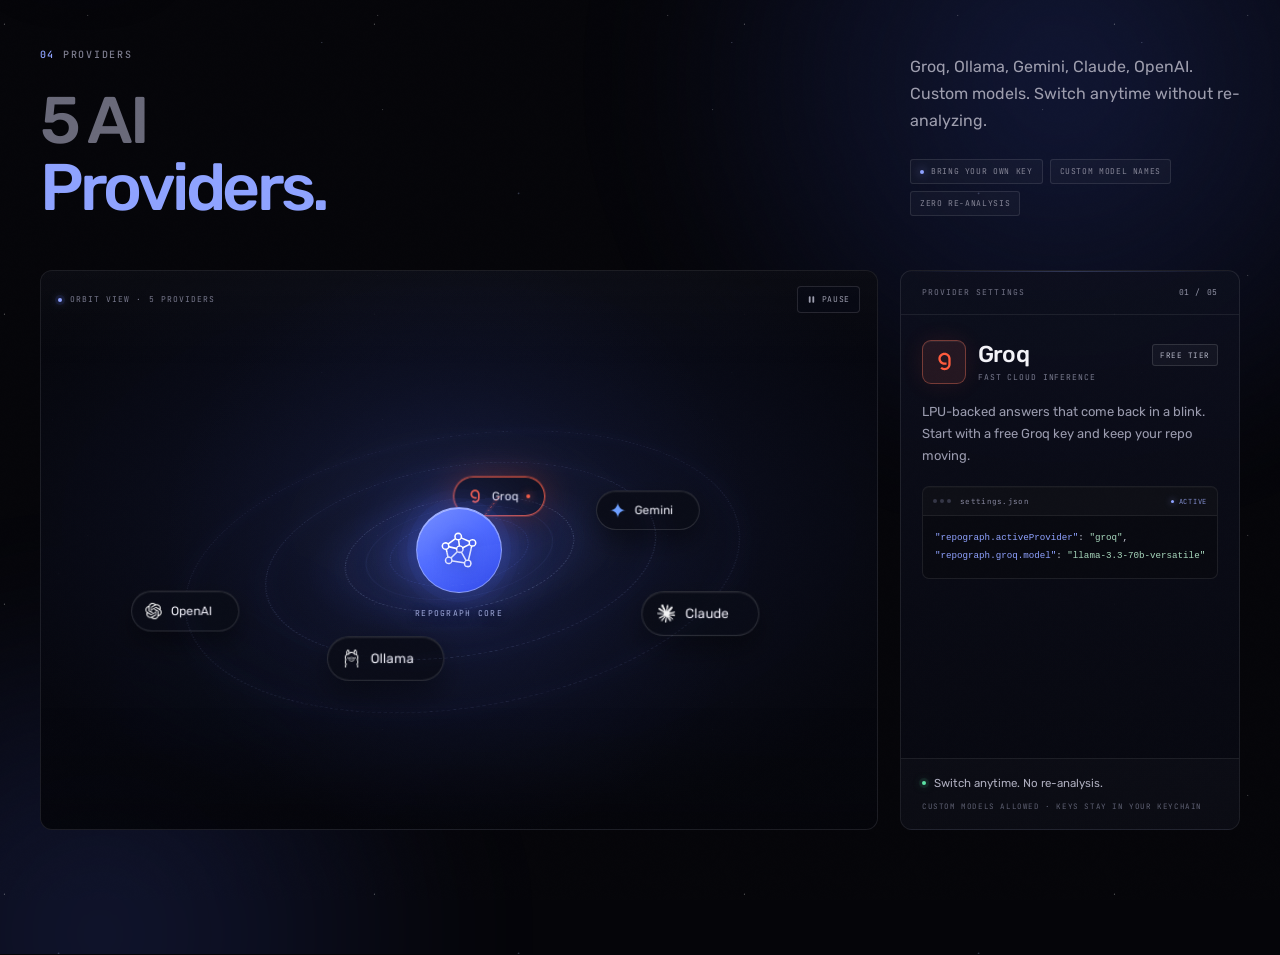
<file: _solar_d.html>
<!doctype html>
<html lang="en">
  <head>
    <script async src="https://www.googletagmanager.com/gtag/js?id=G-0S1X48E07N"></script>
    <script>
      window.dataLayer = window.dataLayer || [];
      function gtag() { dataLayer.push(arguments); }
      gtag("js", new Date());
      gtag("config", "G-0S1X48E07N");
    </script>
    <meta charset="UTF-8" />
    <meta name="viewport" content="width=device-width, initial-scale=1.0" />
    <title>RepoGraph AI - AI Coding Agent Graph & VS Code Dependency Visualizer</title>
    <meta name="description" content="RepoGraph AI turns any repo into an AI coding-agent graph: visual dependency maps, AI summaries & Q&A in VS Code. Free, open source, your own key." />
    <meta name="keywords" content="VS Code extension, dependency graph, codebase visualizer, AI code understanding, repo graph, codebase explorer, file dependency map, code analysis tool, open source VS Code, Groq AI, Ollama VS Code, codebase Q&A, TypeScript dependency graph, code architecture visualization, ai graph, graph ai, repograph, repo graph ai, graph repo, repository graph, codebase graph, coding agent graph, graph for coding agent, ai coding agent, ai agent codebase" />
    <meta name="author" content="Kaushalendra Yadav" />
    <meta name="robots" content="index, follow, max-snippet:-1, max-image-preview:large, max-video-preview:-1" />
    <meta name="googlebot" content="index, follow" />
    <link rel="canonical" href="https://repograph.kaushalendra.me/" />
    <meta property="og:type" content="website" />
    <meta property="og:url" content="https://repograph.kaushalendra.me/" />
    <meta property="og:site_name" content="RepoGraph AI" />
    <meta property="og:title" content="RepoGraph AI - The AI Graph for Coding Agents" />
    <meta property="og:description" content="Turn any repo into an AI coding-agent graph: dependency maps, AI summaries, and live Q&A - all inside VS Code. Free, open source, bring your own API key." />
    <meta property="og:image" content="https://repograph.kaushalendra.me/assets/og-image.png" />
    <meta property="og:image:secure_url" content="https://repograph.kaushalendra.me/assets/og-image.png" />
    <meta property="og:image:type" content="image/png" />
    <meta property="og:image:width" content="1200" />
    <meta property="og:image:height" content="630" />
    <meta property="og:image:alt" content="RepoGraph AI - Visual dependency graph with AI summaries for VS Code" />
    <meta property="og:video" content="https://repograph.kaushalendra.me/assets/walkthrough.mp4" />
    <meta property="og:video:secure_url" content="https://repograph.kaushalendra.me/assets/walkthrough.mp4" />
    <meta property="og:video:type" content="video/mp4" />
    <meta property="og:video:width" content="1920" />
    <meta property="og:video:height" content="1080" />
    <meta property="og:locale" content="en_US" />
    <meta name="twitter:card" content="summary_large_image" />
    <meta name="twitter:site" content="@kaushalxcode" />
    <meta name="twitter:creator" content="@kaushalxcode" />
    <meta name="twitter:url" content="https://repograph.kaushalendra.me/" />
    <meta name="twitter:title" content="RepoGraph AI - The AI Graph for Coding Agents" />
    <meta name="twitter:description" content="Free VS Code extension: turn any repo into a coding-agent graph with dependency maps, AI summaries & Q&A. Bring your own API key. Zero telemetry." />
    <meta name="twitter:image" content="https://repograph.kaushalendra.me/assets/og-image.png" />
    <meta name="twitter:image:alt" content="RepoGraph AI dependency graph and AI summary inside VS Code" />
    <meta name="theme-color" content="#06060B" />
    <script type="application/ld+json">
      {
        "@context": "https://schema.org",
        "@graph": [
          {
            "@type": "SoftwareApplication",
            "@id": "https://repograph.kaushalendra.me/#app",
            "name": "RepoGraph AI",
            "alternateName": ["RepoGraph", "Repo Graph AI", "RepoGraphAI"],
            "description": "RepoGraph AI (RepoGraph) turns any repository into an AI coding-agent graph: a free, open-source VS Code extension that maps your codebase into an interactive dependency graph with AI-generated summaries and live Q&A. Supports Groq, Ollama, Gemini, Anthropic Claude, and OpenAI.",
            "url": "https://repograph.kaushalendra.me/",
            "applicationCategory": "DeveloperApplication",
            "operatingSystem": "Windows, macOS, Linux",
            "softwareVersion": "1.0",
            "license": "https://github.com/Kaushalendra-Marcus/RepoGraph-AI/blob/main/LICENSE",
            "isAccessibleForFree": true,
            "offers": { "@type": "Offer", "price": "0", "priceCurrency": "USD" },
            "downloadUrl": "https://marketplace.visualstudio.com/items?itemName=kaushalendra.repograph-ai",
            "author": { "@type": "Person", "name": "Kaushalendra Yadav", "url": "https://github.com/Kaushalendra-Marcus" }
          },
          {
            "@type": "WebSite",
            "@id": "https://repograph.kaushalendra.me/#website",
            "url": "https://repograph.kaushalendra.me/",
            "name": "RepoGraph AI",
            "inLanguage": "en-US"
          },
          {
            "@type": "VideoObject",
            "@id": "https://repograph.kaushalendra.me/#walkthrough",
            "name": "RepoGraph AI - 57-second walkthrough",
            "description": "Walkthrough of RepoGraph AI inside VS Code: one-click workspace analysis, the interactive dependency graph, the generated data-flow map and the REPOGRAPH-CONTEXT.md file that AI coding agents read.",
            "thumbnailUrl": "https://repograph.kaushalendra.me/assets/walkthrough-poster.jpg",
            "uploadDate": "2026-10-18",
            "duration": "PT57S",
            "contentUrl": "https://repograph.kaushalendra.me/assets/walkthrough.mp4",
            "embedUrl": "https://repograph.kaushalendra.me/#demo",
            "isFamilyFriendly": true,
            "creator": { "@type": "Person", "name": "Kaushalendra Yadav", "url": "https://github.com/Kaushalendra-Marcus" }
          },
          {
            "@type": "FAQPage",
            "mainEntity": [
              { "@type": "Question", "name": "Is RepoGraph AI free?", "acceptedAnswer": { "@type": "Answer", "text": "Yes. 100% free and MIT-licensed. Bring your own API key from Groq (free tier) or Ollama (fully local)." } },
              { "@type": "Question", "name": "Does RepoGraph AI send my code to a server?", "acceptedAnswer": { "@type": "Answer", "text": "No. No backend server. The only external request is to the AI provider you configure." } },
              { "@type": "Question", "name": "Which AI providers are supported?", "acceptedAnswer": { "@type": "Answer", "text": "Groq, Ollama, Google Gemini, Anthropic Claude, and OpenAI with custom model names." } },
              { "@type": "Question", "name": "How do I install RepoGraph AI?", "acceptedAnswer": { "@type": "Answer", "text": "Search RepoGraph AI in the VS Code Marketplace or run ext install kaushalendra.repograph-ai." } },
              { "@type": "Question", "name": "What is an AI coding agent graph?", "acceptedAnswer": { "@type": "Answer", "text": "An AI coding agent graph is a machine-readable map of a repository with files as nodes and imports and calls as typed edges. RepoGraph AI builds this graph for any repo." } },
              { "@type": "Question", "name": "Can coding agents use my RepoGraph repo graph?", "acceptedAnswer": { "@type": "Answer", "text": "Yes. The RepoGraph flow tracer exports the repo graph as typed trace records that coding agents can consume, with file and line references." } },
              { "@type": "Question", "name": "How is RepoGraph different from other repo graph tools?", "acceptedAnswer": { "@type": "Answer", "text": "RepoGraph AI combines a live dependency graph, per-file AI summaries, multi-turn codebase Q&A, five AI providers, and zero telemetry, free and open source inside VS Code." } }
            ]
          }
        ]
      }
    </script>
    <link rel="preconnect" href="https://fonts.googleapis.com" />
    <link rel="preconnect" href="https://fonts.gstatic.com" crossorigin />
    <link href="https://fonts.googleapis.com/css2?family=Rubik:wght@300;400;500;600;700&family=JetBrains+Mono:wght@400;500&display=swap" rel="stylesheet" />
    <link rel="icon" type="image/svg+xml" href="/assets/favicon.svg" />
    <link rel="icon" type="image/png" sizes="48x48" href="/assets/favicon-48x48.png" />
    <link rel="shortcut icon" href="/favicon.ico" />
    <link rel="apple-touch-icon" sizes="180x180" href="/assets/apple-touch-icon.png" />
    <link rel="manifest" href="/site.webmanifest" />
    <meta name="msapplication-TileColor" content="#4F6BFF" />
    <link rel="stylesheet" href="styles.css?v=7" />
  <style>header.site-nav, footer, main > section:not(#providers){display:none!important} body{background:#050509!important} .solar{padding-top:40px!important}.solar-node,.solar-core{will-change:auto!important}</style></head>

  <body id="top">
    <a class="skip-link" href="#features">Skip to content</a>
    <div class="grain" aria-hidden="true"></div>

    <!-- ═══════════════ NAV ═══════════════ -->
    <header class="site-nav nav-dark" id="siteNav">
      <div class="nav-inner">
        <a class="brand" href="/" aria-label="RepoGraph AI — home">
          <span class="brand-mark" aria-hidden="true">
            <svg viewBox="0 0 24 24" fill="currentColor" xmlns="http://www.w3.org/2000/svg"><path d="M3.5 12c.015 0 .028-.004.042-.004l.94 4.226a2.497 2.497 0 1 0 3.345 3.173l7.182 1.197a2.491 2.491 0 1 0 3.527-2.36l1.902-8.238c.021 0 .04.006.062.006a2.5 2.5 0 1 0-2.03-3.95l-4.53-2.012a2.5 2.5 0 1 0-4.692.528L5.151 7.637A2.495 2.495 0 1 0 3.5 12zm1.018-.222a2.51 2.51 0 0 0 1.26-1.26l4.226.94c0 .014-.004.027-.004.042a2.484 2.484 0 0 0 .416 1.377l-3.54 3.54A2.483 2.483 0 0 0 5.5 16c-.014 0-.028.004-.042.004zm7.184-2.635a2.501 2.501 0 0 0-1.48 1.339l-4.226-.94c0-.014.004-.027.004-.042a2.472 2.472 0 0 0-.247-1.065l4.096-3.072a2.477 2.477 0 0 0 1.457.617zM14 11v1a1 1 0 0 1-1 1h-1a1 1 0 0 1-1-1v-1a1 1 0 0 1 1-1h1a1 1 0 0 1 1 1zm1.173 8.605L7.99 18.408a2.483 2.483 0 0 0-.407-1.285l3.54-3.54a2.405 2.405 0 0 0 2.123.29l2.632 4.74a2.494 2.494 0 0 0-.706.992zM6 20H5a1 1 0 0 1-1-1v-1a1 1 0 0 1 1-1h1a1 1 0 0 1 1 1v1a1 1 0 0 1-1 1zm13 0v1a1 1 0 0 1-1 1h-1a1 1 0 0 1-1-1v-1a1 1 0 0 1 1-1h1a1 1 0 0 1 1 1zm-1.438-1.994c-.02 0-.04-.006-.062-.006a2.466 2.466 0 0 0-.747.127l-2.632-4.74a2.411 2.411 0 0 0 .784-2.53l3.638-1.82a2.502 2.502 0 0 0 .92.731zM20 6h1a1 1 0 0 1 1 1v1a1 1 0 0 1-1 1h-1a1 1 0 0 1-1-1V7a1 1 0 0 1 1-1zm-1.939.963a2.301 2.301 0 0 0 .034 1.18l-3.638 1.82a2.483 2.483 0 0 0-1.763-.943l-.396-3.163a2.499 2.499 0 0 0 1.231-.908zM10 4V3a1 1 0 0 1 1-1h1a1 1 0 0 1 1 1v1a1 1 0 0 1-1 1h-1a1 1 0 0 1-1-1zM2 9a1 1 0 0 1 1-1h1a1 1 0 0 1 1 1v1a1 1 0 0 1-1 1H3a1 1 0 0 1-1-1z"/></svg>
          </span>
          <span class="brand-name">RepoGraph <em>AI</em></span>
          <span class="brand-ver">v1.0</span>
        </a>

        <nav class="nav-links" id="navlinks" aria-label="Primary">
          <a href="#features">Features</a>
          <a href="#providers">Providers</a>
          <a href="#demo">Demo</a>
          <a href="#how">How it works</a>
          <a href="#compare">Compare</a>
          <a href="#install">Install</a>
        </nav>

        <div class="nav-actions">
          <a class="nav-ghost" href="https://github.com/Kaushalendra-Marcus/RepoGraph-AI" target="_blank" rel="noopener">GitHub <span aria-hidden="true">↗</span></a>
          <a class="nav-cta" href="https://marketplace.visualstudio.com/items?itemName=kaushalendra.repograph-ai" target="_blank" rel="noopener">Install free <span aria-hidden="true">→</span></a>
          <button class="nav-burger" id="hamburger" type="button" aria-label="Open menu" aria-expanded="false" aria-controls="mobileMenu">
            <span></span><span></span>
          </button>
        </div>
      </div>

      <div class="mobile-panel" id="mobileMenu" aria-hidden="true">
        <nav aria-label="Mobile">
          <a href="#features">Features</a>
          <a href="#providers">Providers</a>
          <a href="#demo">Live demo</a>
          <a href="#how">How it works</a>
          <a href="#compare">Compare</a>
          <a href="#install">Install</a>
          <a href="https://github.com/Kaushalendra-Marcus/RepoGraph-AI" target="_blank" rel="noopener">GitHub <span aria-hidden="true">↗</span></a>
        </nav>
        <a class="mobile-cta" href="https://marketplace.visualstudio.com/items?itemName=kaushalendra.repograph-ai" target="_blank" rel="noopener">Install free <span aria-hidden="true">→</span></a>
        <span class="mobile-note">Free · open source · MIT licensed</span>
      </div>
    </header>

    <main>
      <!-- ═══════════════ HERO ═══════════════ -->
      <section class="hero" data-nav-theme="dark" aria-label="RepoGraph AI introduction">
        <div class="hero-bg" aria-hidden="true">
          <span class="hero-facet f1"></span>
          <span class="hero-facet f2"></span>
          <span class="hero-glow g1"></span>
          <span class="hero-glow g2"></span>
          <span class="hero-horizon"></span>
        </div>

        <div class="wrap hero-inner">
          <div class="hero-copy">
            <div class="hero-badges">
              <span class="badge">Free · open source</span>
              <span class="badge">VS Code extension</span>
              <span class="badge badge-status"><i class="dot"></i>Status · local-first</span>
            </div>

            <h1 class="hero-title">
              <span class="dim">Know every file.</span>
              <span>Cite every line.</span>
            </h1>

            <p class="hero-sub">RepoGraph AI turns any repo into a <strong>live dependency graph</strong> — every import traced, every answer backed by <strong>file:line evidence</strong>. Install once, use it in <strong>every project</strong>. New to a codebase? Understand it in minutes. <em>Trace every call. Prove every diff.</em></p>

            <div class="hero-actions">
              <a class="btn-split" href="https://marketplace.visualstudio.com/items?itemName=kaushalendra.repograph-ai" target="_blank" rel="noopener">
                <span class="btn-label">Try for free</span>
                <span class="btn-arrow" aria-hidden="true">→</span>
              </a>
              <a class="btn-ghost" href="https://github.com/Kaushalendra-Marcus/RepoGraph-AI" target="_blank" rel="noopener">
                <svg width="15" height="15" viewBox="0 0 16 16" fill="currentColor" aria-hidden="true"><path d="M8 0C3.58 0 0 3.58 0 8c0 3.54 2.29 6.53 5.47 7.59.4.07.55-.17.55-.38 0-.19-.01-.82-.01-1.49-2.01.37-2.53-.49-2.69-.94-.09-.23-.48-.94-.82-1.13-.28-.15-.68-.52-.01-.53.63-.01 1.08.58 1.23.82.72 1.21 1.87.87 2.33.66.07-.52.28-.87.51-1.07-1.78-.2-3.64-.89-3.64-3.95 0-.87.31-1.59.82-2.15-.08-.2-.36-1.02.08-2.12 0 0 .67-.21 2.2.82.64-.18 1.32-.27 2-.27.68 0 1.36.09 2 .27 1.53-1.04 2.2-.82 2.2-.82.44 1.1.16 1.92.08 2.12.51.56.82 1.27.82 2.15 0 3.07-1.87 3.75-3.65 3.95.29.25.54.73.54 1.48 0 1.07-.01 1.93-.01 2.2 0 .21.15.46.55.38A8.013 8.013 0 0016 8c0-4.42-3.58-8-8-8z"/></svg>
                Star on GitHub
              </a>
            </div>

            <p class="hero-fine">Free plan, no card <span>·</span> runs on-device <span>·</span> zero telemetry</p>

            <a class="hero-v2" href="#v2">
              <span class="v2-tag">v2.0</span>
              <span>Flow tracing is coming — follow data file to file.</span>
              <span class="v2-arrow" aria-hidden="true">→</span>
            </a>
          </div>

          <div class="hero-visual">
            <div class="scene" data-parallax="0.035">
              <div class="scene-aura" aria-hidden="true"></div>
              <svg class="scene-svg" viewBox="0 0 760 680" role="img" aria-label="Isometric view of a glowing dependency graph being compiled into an agent context layer">
                <defs>
                  <radialGradient id="sceneHalo" cx="50%" cy="55%" r="50%">
                    <stop offset="0" stop-color="#7590ff" stop-opacity=".48"/>
                    <stop offset=".5" stop-color="#3154ff" stop-opacity=".16"/>
                    <stop offset="1" stop-color="#06060b" stop-opacity="0"/>
                  </radialGradient>
                  <linearGradient id="slabTop" x1="0" y1="0" x2="1" y2="1">
                    <stop offset="0" stop-color="#d3ddff" stop-opacity=".62"/>
                    <stop offset=".34" stop-color="#8ba2ff" stop-opacity=".42"/>
                    <stop offset=".7" stop-color="#4d6aff" stop-opacity=".58"/>
                    <stop offset="1" stop-color="#233fce" stop-opacity=".88"/>
                  </linearGradient>
                  <linearGradient id="slabEdge" x1="0" y1="0" x2="0" y2="1">
                    <stop offset="0" stop-color="#7f97ff" stop-opacity=".8"/>
                    <stop offset="1" stop-color="#1a2a9c" stop-opacity=".2"/>
                  </linearGradient>
                  <linearGradient id="wireGrad" x1="0" y1="0" x2="1" y2="1">
                    <stop offset="0" stop-color="#ffffff" stop-opacity=".75"/>
                    <stop offset="1" stop-color="#a9baff" stop-opacity=".28"/>
                  </linearGradient>
                  <filter id="blurHalo" x="-60%" y="-60%" width="220%" height="220%">
                    <feGaussianBlur stdDeviation="22"/>
                  </filter>
                  <filter id="nodeGlow" x="-250%" y="-250%" width="600%" height="600%">
                    <feGaussianBlur stdDeviation="5"/>
                  </filter>
                  <g id="slabFace">
                    <g transform="scale(1,.577) rotate(45)">
                      <rect x="-195" y="-195" width="390" height="390" rx="46" fill="#1a2a93" stroke="#4464ff" stroke-width=".7"/>
                    </g>
                  </g>
                </defs>

                <ellipse cx="380" cy="430" rx="330" ry="200" fill="url(#sceneHalo)"/>
                <ellipse cx="380" cy="510" rx="250" ry="70" fill="#3e5bff" opacity=".28" filter="url(#blurHalo)"/>

                <!-- faint isometric ground plates -->
                <g opacity=".34">
                  <g transform="translate(150,560) scale(1,.577) rotate(45)">
                    <rect x="-74" y="-74" width="148" height="148" rx="18" fill="none" stroke="#738bff" stroke-width=".8"/>
                  </g>
                  <g transform="translate(636,520) scale(1,.577) rotate(45)">
                    <rect x="-58" y="-58" width="116" height="116" rx="14" fill="none" stroke="#738bff" stroke-width=".8"/>
                  </g>
                  <circle cx="196" cy="606" r="3.2" fill="#dfe6ff"/>
                  <circle cx="196" cy="606" r="9" fill="#9fb2ff" opacity=".32" filter="url(#nodeGlow)"/>
                  <circle cx="620" cy="574" r="3.2" fill="#dfe6ff"/>
                  <circle cx="620" cy="574" r="9" fill="#9fb2ff" opacity=".32" filter="url(#nodeGlow)"/>
                </g>

                <!-- hovering agent layer -->
                <g class="scene-float">
                  <g transform="translate(380,215) rotate(0)">
                    <g transform="scale(1,.577) rotate(45)">
                      <rect x="-152" y="-152" width="304" height="304" rx="22" fill="rgba(61,86,221,.08)" stroke="url(#wireGrad)" stroke-width="1.1"/>
                    </g>
                  </g>
                  <g stroke="#b4c4ff" stroke-width=".8" stroke-dasharray="2 6" opacity=".55">
                    <line x1="595" y1="215" x2="632" y2="330"/>
                    <line x1="165" y1="215" x2="128" y2="330"/>
                    <line x1="380" y1="303" x2="380" y2="380"/>
                  </g>
                  <g fill="#e7edff">
                    <circle cx="380" cy="127" r="2.6"/><circle cx="595" cy="215" r="2.6"/>
                    <circle cx="380" cy="303" r="2.6"/><circle cx="165" cy="215" r="2.6"/>
                  </g>
                  <g transform="translate(505,168) rotate(30)">
                    <rect x="-70" y="-11" width="140" height="22" rx="3" fill="rgba(8,12,38,.42)" stroke="rgba(196,210,255,.38)" stroke-width=".8"/>
                    <text x="0" y="3.6" text-anchor="middle" class="scene-label">AGENT CONTEXT</text>
                  </g>
                  <text x="384" y="367" text-anchor="middle" class="scene-micro">3 LAYERS · 1 GRAPH</text>
                </g>

                <!-- the graph slab: extruded thickness -->
                <g class="scene-slab">
                  <g>
                    <use href="#slabFace" transform="translate(380,388) translate(0,34)"/>
                    <use href="#slabFace" transform="translate(380,388) translate(0,32)"/>
                    <use href="#slabFace" transform="translate(380,388) translate(0,30)"/>
                    <use href="#slabFace" transform="translate(380,388) translate(0,28)"/>
                    <use href="#slabFace" transform="translate(380,388) translate(0,26)"/>
                    <use href="#slabFace" transform="translate(380,388) translate(0,24)"/>
                    <use href="#slabFace" transform="translate(380,388) translate(0,22)"/>
                    <use href="#slabFace" transform="translate(380,388) translate(0,20)"/>
                    <use href="#slabFace" transform="translate(380,388) translate(0,18)"/>
                    <use href="#slabFace" transform="translate(380,388) translate(0,16)"/>
                    <use href="#slabFace" transform="translate(380,388) translate(0,14)"/>
                    <use href="#slabFace" transform="translate(380,388) translate(0,12)"/>
                    <use href="#slabFace" transform="translate(380,388) translate(0,10)"/>
                    <use href="#slabFace" transform="translate(380,388) translate(0,8)"/>
                    <use href="#slabFace" transform="translate(380,388) translate(0,6)"/>
                    <use href="#slabFace" transform="translate(380,388) translate(0,4)"/>
                    <use href="#slabFace" transform="translate(380,388) translate(0,2)"/>
                  </g>
                  <g class="slab-top">
                    <g transform="translate(380,388) scale(1,.577) rotate(45)">
                      <rect x="-195" y="-195" width="390" height="390" rx="46" fill="url(#slabTop)" stroke="rgba(231,239,255,.62)" stroke-width="1.1"/>
                      <rect x="-184" y="-184" width="368" height="368" rx="38" fill="none" stroke="rgba(255,255,255,.22)" stroke-width=".8"/>
                    </g>
                  </g>
                  <ellipse cx="380" cy="556" rx="205" ry="26" fill="#92a8ff" opacity=".5" filter="url(#blurHalo)"/>

                  <!-- graph inside the plane -->
                  <g class="slab-graph">
                    <g stroke="rgba(236,242,255,.5)" stroke-width=".9" fill="none">
                      <path d="M300 400 L438 407 L500 456 L382 492 L262 455 Z"/>
                      <path d="M300 400 L382 492"/>
                      <path d="M438 407 L262 455" stroke-dasharray="3 5" opacity=".7"/>
                    </g>
                    <g fill="#f2f6ff">
                      <circle cx="300" cy="400" r="3.4"/><circle cx="438" cy="407" r="3.4"/>
                      <circle cx="500" cy="456" r="3"/><circle cx="382" cy="492" r="4.2"/><circle cx="262" cy="455" r="2.8"/>
                    </g>
                    <g fill="#aabfff" opacity=".55" filter="url(#nodeGlow)">
                      <circle cx="300" cy="400" r="10"/><circle cx="438" cy="407" r="10"/>
                      <circle cx="382" cy="492" r="14"/><circle cx="500" cy="456" r="8"/><circle cx="262" cy="455" r="8"/>
                    </g>
                    <g class="scene-file">
                      <text x="277" y="386" text-anchor="middle">auth.ts</text>
                      <text x="438" y="390" text-anchor="middle">graph.ts</text>
                      <text x="391" y="516" text-anchor="middle">Q&amp;A</text>
                    </g>
                  </g>

                  <g transform="translate(255,447) rotate(-30)">
                    <rect x="-77" y="-11" width="154" height="22" rx="3" fill="rgba(13,21,72,.38)" stroke="rgba(220,231,255,.34)" stroke-width=".8"/>
                    <text x="0" y="3.6" text-anchor="middle" class="scene-label">DEPENDENCY GRAPH</text>
                  </g>
                  <text x="380" y="577" text-anchor="middle" class="scene-micro">EVERY IMPORT · EVERY CALL</text>
                </g>

                <!-- floating tags -->
                <g transform="translate(646,304) rotate(-30)">
                  <rect x="-43" y="-12" width="86" height="24" rx="3" fill="rgba(16,24,80,.34)" stroke="rgba(183,199,255,.3)" stroke-width=".8"/>
                  <text x="0" y="3.4" text-anchor="middle" class="scene-label">TRACE</text>
                </g>
                <g transform="translate(132,532) rotate(30)">
                  <rect x="-54" y="-12" width="108" height="24" rx="3" fill="rgba(16,24,80,.34)" stroke="rgba(183,199,255,.3)" stroke-width=".8"/>
                  <text x="0" y="3.4" text-anchor="middle" class="scene-label">FILE : LINE</text>
                </g>
                <g transform="translate(610,470) rotate(-30)" opacity=".7">
                  <rect x="-48" y="-10" width="96" height="20" rx="3" fill="rgba(16,24,80,.22)" stroke="rgba(183,199,255,.22)" stroke-width=".7"/>
                  <text x="0" y="3" text-anchor="middle" class="scene-micro">READY FOR AGENTS</text>
                </g>
              </svg>

              <div class="hero-stat" aria-hidden="true">
                <div class="hs-head"><i class="dot"></i>Analysis complete</div>
                <div class="hs-n">142 <span>files</span> <b>·</b> 312 <span>edges</span></div>
                <div class="hs-sub">Most connected <b>lib/auth.ts</b> — in 18 / out 6</div>
              </div>

              <div class="hero-command">
                <div class="hc-head">
                  <span><i class="dot"></i>Repograph · command</span>
                  <span class="hc-os">VS CODE</span>
                </div>
                <div class="hero-tabs" role="group" aria-label="Try a command">
                  <button class="htab active" type="button" data-cmd="ext install kaushalendra.repograph-ai" aria-pressed="true">Analyze</button>
                  <button class="htab" type="button" data-cmd="Ctrl+Shift+P → RepoGraph: Summarize" aria-pressed="false">Summarize</button>
                  <button class="htab" type="button" data-cmd="Ctrl+Shift+P → RepoGraph: Ask" aria-pressed="false">Ask</button>
                </div>
                <div class="hero-cmdrow">
                  <span class="hs-prompt">$</span>
                  <span class="hs-cmd" id="hsCmd">ext install kaushalendra.repograph-ai</span>
                  <button class="hs-btn" type="button" data-copy="ext install kaushalendra.repograph-ai">Copy</button>
                </div>
              </div>
            </div>
          </div>
        </div>

        <div class="wrap hero-trust">
          <span class="trust-label">Pairs with your agent</span>
          <div class="trust-logos">
            <span class="trust-logo"><img src="assets/logos/cursor.svg" alt="" width="16" height="16" loading="lazy" />Cursor</span>
            <span class="trust-logo"><img src="assets/logos/githubcopilot.svg" alt="" width="16" height="16" loading="lazy" />Copilot</span>
            <span class="trust-logo"><img src="assets/logos/claude.svg" alt="" width="16" height="16" loading="lazy" />Claude Code</span>
            <span class="trust-logo"><img src="assets/logos/openai.svg" alt="" width="16" height="16" loading="lazy" />Codex</span>
            <span class="trust-logo"><img src="assets/logos/opencode.svg" alt="" width="16" height="16" loading="lazy" />OpenCode</span>
            <span class="trust-logo"><img src="assets/logos/windsurf.svg" alt="" width="16" height="16" loading="lazy" />Windsurf</span>
          </div>
          <a class="trust-more" href="#who">All 8 integrations <span aria-hidden="true">→</span></a>
        </div>
      </section>
      <!-- ═══════════════ FEATURES ═══════════════ -->
      <section class="section features" id="features" data-nav-theme="light" aria-labelledby="features-heading">
        <div class="wrap">
          <header class="sec-head split-head">
            <div>
              <span class="eyebrow"><b>01</b> Capabilities</span>
              <h2 class="display" id="features-heading">
                <span class="dim">One map of the code.</span>
                <span class="accent">Answers with proof,<br />not guesses.</span>
              </h2>
            </div>
            <p class="lede">Six essentials. Every answer traces a real path with file:line citations — no re-reading the repo four times.</p>
          </header>

          <div class="feature-grid">
            <article class="feature reveal">
              <div class="f-art">
                <svg viewBox="0 0 300 210" aria-hidden="true">
                  <defs>
                    <linearGradient id="fg1" x1="0" y1="0" x2="1" y2="1">
                      <stop offset="0" stop-color="#6d86ff" stop-opacity=".85"/><stop offset="1" stop-color="#b8c5ff" stop-opacity=".55"/>
                    </linearGradient>
                  </defs>
                  <g class="ill-line">
                    <g transform="translate(150,160)"><g transform="scale(1,.56) rotate(45)"><rect x="-84" y="-84" width="168" height="168" rx="18"/></g></g>
                    <g transform="translate(150,142)"><g transform="scale(1,.56) rotate(45)"><rect x="-84" y="-84" width="168" height="168" rx="18"/></g></g>
                    <g transform="translate(150,124)"><g transform="scale(1,.56) rotate(45)"><rect x="-84" y="-84" width="168" height="168" rx="18"/></g></g>
                    <g transform="translate(150,106)"><g transform="scale(1,.56) rotate(45)"><rect x="-84" y="-84" width="168" height="168" rx="18"/></g></g>
                    <line x1="31" y1="160" x2="31" y2="106"/><line x1="269" y1="160" x2="269" y2="106"/>
                  </g>
                  <g class="ill-blue">
                    <g transform="translate(150,88)"><g transform="scale(1,.56) rotate(45)"><rect x="-74" y="-74" width="148" height="148" rx="16" fill="rgba(99,124,255,.08)" stroke="url(#fg1)"/></g></g>
                    <g transform="translate(150,88) scale(1,.56) rotate(45)">
                      <path d="M-34 -18 L 12 -30 L 36 12 L -8 30 Z" fill="none" stroke="rgba(125,148,255,.8)" stroke-width="1"/>
                      <circle cx="-34" cy="-18" r="2.4" fill="#6d86ff"/><circle cx="12" cy="-30" r="2.4" fill="#6d86ff"/>
                      <circle cx="36" cy="12" r="2.4" fill="#6d86ff"/><circle cx="-8" cy="30" r="2.4" fill="#6d86ff"/>
                    </g>
                  </g>
                </svg>
              </div>
              <span class="f-tag">Graph</span>
              <h3>Dependency Graph</h3>
              <p>Interactive canvas of every file and import. Click for details, double-click to open. God-nodes surface the files everything depends on. No setup per project — open any folder and go.</p>
            </article>

            <article class="feature reveal reveal-d1">
              <div class="f-art">
                <svg viewBox="0 0 300 210" aria-hidden="true">
                  <g class="ill-line">
                    <g transform="translate(96,152)"><g transform="scale(1,.56) rotate(45)"><rect x="-54" y="-36" width="108" height="72" rx="10"/></g></g>
                    <g transform="translate(200,170)"><g transform="scale(1,.56) rotate(45)"><rect x="-48" y="-32" width="96" height="64" rx="10"/></g></g>
                    <path d="M96 126 C 125 90 154 68 184 80" stroke-dasharray="3 6"/>
                    <path d="M198 142 C 210 150 208 158 202 166" stroke-dasharray="3 6"/>
                  </g>
                  <g class="ill-blue">
                    <g transform="translate(188,96)"><g transform="scale(1,.56) rotate(45)"><rect x="-60" y="-42" width="120" height="84" rx="11" fill="rgba(99,124,255,.08)" stroke="rgba(109,134,255,.9)"/></g></g>
                    <g transform="translate(188,96) scale(1,.56) rotate(45)">
                      <line x1="-34" y1="-16" x2="26" y2="-16" stroke="rgba(109,134,255,.7)" stroke-width="1.5"/>
                      <line x1="-34" y1="-4" x2="10" y2="-4" stroke="rgba(140,158,220,.65)" stroke-width="1.2"/>
                      <line x1="-34" y1="8" x2="18" y2="8" stroke="rgba(140,158,220,.45)" stroke-width="1.2"/>
                    </g>
                    <circle cx="184" cy="78" r="2.6" fill="#6d86ff"/><circle cx="188" cy="78" r="8" fill="#6d86ff" opacity=".18"/>
                  </g>
                </svg>
              </div>
              <span class="f-tag">Summaries</span>
              <h3>AI File Summaries</h3>
              <p>Plain-English explanations of what each file does, exports, and depends on — generated on your key.</p>
            </article>

            <article class="feature reveal reveal-d2">
              <div class="f-art">
                <svg viewBox="0 0 300 210" aria-hidden="true">
                  <g class="ill-line">
                    <g transform="translate(150,160)"><g transform="scale(1,.56) rotate(45)"><rect x="-72" y="-72" width="144" height="144" rx="15"/></g></g>
                    <path d="M103 64 V 114 M150 48 V 114 M197 64 V 114" stroke-dasharray="3 6"/>
                    <g transform="translate(84,60)"><g transform="scale(1,.56) rotate(45)"><rect x="-22" y="-22" width="44" height="44" rx="6"/></g></g>
                    <g transform="translate(150,42)"><g transform="scale(1,.56) rotate(45)"><rect x="-22" y="-22" width="44" height="44" rx="6"/></g></g>
                    <g transform="translate(215,60)"><g transform="scale(1,.56) rotate(45)"><rect x="-22" y="-22" width="44" height="44" rx="6"/></g></g>
                    <g transform="translate(117,88)"><g transform="scale(1,.56) rotate(45)"><rect x="-16" y="-16" width="32" height="32" rx="5"/></g></g>
                    <g transform="translate(182,88)"><g transform="scale(1,.56) rotate(45)"><rect x="-16" y="-16" width="32" height="32" rx="5"/></g></g>
                    <g transform="translate(150,118)"><g transform="scale(1,.56) rotate(45)"><rect x="-12" y="-12" width="24" height="24" rx="4"/></g></g>
                  </g>
                  <g class="ill-blue">
                    <g transform="translate(150,160)"><g transform="scale(1,.56) rotate(45)"><rect x="-56" y="-56" width="112" height="112" rx="12" fill="rgba(99,124,255,.12)" stroke="rgba(109,134,255,.9)"/></g></g>
                    <circle cx="150" cy="160" r="13" fill="#6d86ff" opacity=".16"/>
                    <circle cx="150" cy="160" r="3.5" fill="#dfe6ff"/>
                  </g>
                </svg>
              </div>
              <span class="f-tag">Q&amp;A</span>
              <h3>Codebase Q&amp;A</h3>
              <p>Ask in plain English with full graph context and file references. Multi-turn, with history. Paste any answer into your agent — cited context, zero wasted tokens.</p>
            </article>

            <article class="feature reveal reveal-d3">
              <div class="f-art">
                <svg viewBox="0 0 300 210" aria-hidden="true">
                  <g class="ill-line">
                    <ellipse cx="150" cy="112" rx="112" ry="54" transform="rotate(-12 150 112)" stroke-dasharray="4 7"/>
                    <ellipse cx="150" cy="112" rx="78" ry="34" transform="rotate(-12 150 112)" stroke-dasharray="2 7" opacity=".7"/>
                    <g transform="translate(150,116)"><g transform="scale(1,.56) rotate(45)"><rect x="-58" y="-58" width="116" height="116" rx="12"/></g></g>
                    <circle cx="60" cy="136" r="3"/><circle cx="246" cy="94" r="3"/><circle cx="91" cy="66" r="3"/>
                    <circle cx="221" cy="153" r="3"/><circle cx="180" cy="44" r="3"/>
                  </g>
                  <g class="ill-blue">
                    <g transform="translate(150,116)"><g transform="scale(1,.56) rotate(45)"><rect x="-44" y="-44" width="88" height="88" rx="10" fill="rgba(99,124,255,.12)" stroke="rgba(109,134,255,.85)"/></g></g>
                    <circle cx="150" cy="116" r="5" fill="#dfe6ff"/>
                    <circle cx="150" cy="116" r="16" fill="#6d86ff" opacity=".14"/>
                    <circle cx="60" cy="136" r="4" fill="#6d86ff"/><circle cx="246" cy="94" r="4" fill="#6d86ff"/>
                    <circle cx="180" cy="44" r="4" fill="#6d86ff"/>
                  </g>
                </svg>
              </div>
              <span class="f-tag">Providers</span>
              <h3>5 AI Providers</h3>
              <p>Groq, Ollama, Gemini, Claude, OpenAI. Custom models. Switch anytime without re-analyzing.</p>
            </article>
          </div>

          <div class="feature-more">
            <article class="mini-feature reveal">
              <span class="mini-icon" aria-hidden="true">
                <svg viewBox="0 0 24 24" fill="none" stroke="currentColor" stroke-width="1.4"><circle cx="12" cy="12" r="8.5"/><path d="M12 7v5.4l3.2 2"/><path d="M4 4l1.6 1.6M20 4l-1.6 1.6"/></svg>
              </span>
              <div>
                <h3>Analysis History</h3>
                <p>Every analysis saved locally per workspace. Diff understanding across refactors.</p>
              </div>
            </article>
            <article class="mini-feature reveal reveal-d1">
              <span class="mini-icon" aria-hidden="true">
                <svg viewBox="0 0 24 24" fill="none" stroke="currentColor" stroke-width="1.4"><path d="M3 5h18l-7 8v6l-4 2v-8L3 5z"/><path d="M8 9h8" opacity=".5"/></svg>
              </span>
              <div>
                <h3>Smart Filtering</h3>
                <p>Skips node_modules, dist, lockfiles and generated code automatically. Parsing stays on your machine.</p>
              </div>
            </article>
          </div>

          <div class="jobs">
            <article class="job reveal">
              <div class="job-head">
                <span class="job-kicker">01 · Understand</span>
                <h3>Ask anything, get sources</h3>
                <p>New to the repo? Get grounded answers with file:line citations — for you and your agent.</p>
              </div>
              <div class="job-code">
                <span class="c-blue">›</span> Where is session refresh?<br />
                <span class="c-mute">→ lib/auth.ts:42 · session.ts:17</span><br />
                <span class="c-blue">✓</span> high confidence · 2 sources
              </div>
            </article>
            <article class="job reveal reveal-d1">
              <div class="job-head">
                <span class="job-kicker">02 · Change safely</span>
                <h3>See what breaks first</h3>
                <p>Follow every edge from a diff before it merges. Run the right tests.</p>
              </div>
              <div class="job-code">
                <span class="c-glow">risk 6.1</span> <span class="c-mute">·</span> reaches 6 files<br />
                <span class="c-mute">→ run the 2 untested callers first</span>
              </div>
            </article>
            <article class="job reveal reveal-d2">
              <div class="job-head">
                <span class="job-kicker">03 · Stay current</span>
                <h3>Docs that rebuild</h3>
                <p>Repo overview + per-file docs refresh with each analysis. Nothing goes stale.</p>
              </div>
              <div class="job-code">
                <span class="c-blue">●</span> 3 pages rebuilt <span class="c-mute">· fresh</span><br />
                <span class="c-mute">overview · middleware · session</span>
              </div>
            </article>
          </div>

          <div class="cmp-wrap reveal">
            <table class="cmp" aria-label="RepoGraph vs alternatives">
              <thead>
                <tr><th>Approach</th><th>Citations</th><th>Stays current</th><th>Private by default</th></tr>
              </thead>
              <tbody>
                <tr><td><strong>RepoGraph AI</strong> · graph + summaries</td><td class="yes">✓ file:line paths</td><td class="yes">✓ re-analyze anytime</td><td class="yes">✓ on-device</td></tr>
                <tr><td>Plain grep / go-to-definition</td><td class="no">— one hop only</td><td class="yes">✓ always live</td><td class="yes">✓ local</td></tr>
                <tr><td>Vector RAG chunks</td><td class="no">~ fuzzy snippets</td><td class="no">— needs re-embed</td><td class="no">— usually cloud</td></tr>
                <tr><td>Cloud-hosted indexers</td><td class="no">~ varies by tool</td><td class="no">— re-run per repo</td><td class="no">— repo leaves machine</td></tr>
              </tbody>
            </table>
          </div>

          <div class="provider-band reveal">
            <span class="provider-label">Works with the provider you already pay for</span>
            <div class="provider-list">
              <span><i style="--d:#6d86ff"></i>Groq · free tier</span>
              <span><i style="--d:#8ea2ff"></i>Ollama · 100% local</span>
              <span><i style="--d:#586ff5"></i>Gemini · free quota</span>
              <span><i style="--d:#3f5bed"></i>Claude · best quality</span>
              <span><i style="--d:#94a8ff"></i>OpenAI · reliable</span>
              <span><i style="--d:#c2ccff"></i>Custom models</span>
            </div>
          </div>
        </div>
      </section>

      <!-- ═══════════════ INSTALL ONCE / STATS ═══════════════ -->
      <section class="once" data-nav-theme="dark" aria-label="Install once, use in every project">
        <div class="once-bg" aria-hidden="true"><span></span><span></span></div>
        <div class="wrap">
          <div class="once-grid">
            <div class="once-copy">
              <span class="eyebrow light"><b>02</b> Zero setup tax</span>
              <h2 class="display">
                <span class="dim-dark">Install once.</span>
                <span class="accent-bright">Use in every repo.</span>
              </h2>
              <p class="lede dark">No per-project config. No server to keep running. Open any folder, hit <b>Analyze Workspace</b>, and the graph is ready in seconds — switch projects and repeat, same flow every time.</p>
              <a class="text-link light" href="#install">Get set up in 3 steps <span aria-hidden="true">→</span></a>
            </div>

            <div class="once-steps">
              <div class="ostep">
                <span class="ostep-n">01</span>
                <div><h3>Install once</h3><p>One click from the Marketplace. Keys stay in your OS keychain.</p></div>
              </div>
              <div class="ostep">
                <span class="ostep-n">02</span>
                <div><h3>Open any project</h3><p>Any language, any size — the scanner adapts on its own.</p></div>
              </div>
              <div class="ostep">
                <span class="ostep-n">03</span>
                <div><h3>Graph in seconds</h3><p>Map, summaries and Q&amp;A — in seconds, every single time.</p></div>
              </div>
            </div>
          </div>

          <div class="stat-row" aria-label="Key statistics">
            <div class="stat reveal"><div class="stat-n"><span data-count="20">0</span>+</div><div class="stat-l">Languages mapped</div><div class="stat-s">TS · Python · Go · Rust…</div></div>
            <div class="stat reveal reveal-d1"><div class="stat-n"><span data-count="5">0</span></div><div class="stat-l">AI providers</div><div class="stat-s">Groq · Ollama · Gemini…</div></div>
            <div class="stat reveal reveal-d2"><div class="stat-n">0</div><div class="stat-l">Servers that see code</div><div class="stat-s">On-device. No backend.</div></div>
            <div class="stat reveal reveal-d3"><div class="stat-n">MIT</div><div class="stat-l">Open source</div><div class="stat-s">Auditable on GitHub</div></div>
          </div>
        </div>
      </section>

      <!-- ═══════════════ WHO IT'S FOR ═══════════════ -->
      <section class="section who" id="who" data-nav-theme="light" aria-labelledby="who-heading">
        <div class="wrap">
          <header class="sec-head center-head">
            <span class="eyebrow"><b>03</b> For every builder</span>
            <h2 class="display" id="who-heading">
              <span class="dim">Made for</span>
              <span class="accent">engineers everywhere.</span>
            </h2>
            <p class="lede">From your first side-project to a production monorepo — if you read code, this is for you.</p>
          </header>

          <div class="agent-block">
            <div class="micro-head"><span>Pairs with your agent</span><i></i></div>
            <div class="agent-grid">
              <a class="agent" href="https://openai.com/codex/" target="_blank" rel="noopener"><span class="agent-ic"><img src="assets/logos/openai.svg" alt="" width="20" height="20" loading="lazy" /></span><span>Codex</span><b aria-hidden="true">↗</b></a>
              <a class="agent" href="https://cursor.com" target="_blank" rel="noopener"><span class="agent-ic"><img src="assets/logos/cursor.svg" alt="" width="20" height="20" loading="lazy" /></span><span>Cursor</span><b aria-hidden="true">↗</b></a>
              <a class="agent" href="https://github.com/features/copilot" target="_blank" rel="noopener"><span class="agent-ic"><img src="assets/logos/githubcopilot.svg" alt="" width="20" height="20" loading="lazy" /></span><span>Copilot</span><b aria-hidden="true">↗</b></a>
              <a class="agent" href="https://code.claude.com" target="_blank" rel="noopener"><span class="agent-ic"><img src="assets/logos/claude.svg" alt="" width="20" height="20" loading="lazy" /></span><span>Claude Code</span><b aria-hidden="true">↗</b></a>
              <a class="agent" href="https://windsurf.com" target="_blank" rel="noopener"><span class="agent-ic"><img src="assets/logos/windsurf.svg" alt="" width="20" height="20" loading="lazy" /></span><span>Windsurf</span><b aria-hidden="true">↗</b></a>
              <a class="agent" href="https://cline.bot" target="_blank" rel="noopener"><span class="agent-ic"><img src="assets/logos/cline.svg" alt="" width="20" height="20" loading="lazy" /></span><span>Cline</span><b aria-hidden="true">↗</b></a>
              <a class="agent" href="https://opencode.ai" target="_blank" rel="noopener"><span class="agent-ic"><img src="assets/logos/opencode.svg" alt="" width="20" height="20" loading="lazy" /></span><span>OpenCode</span><b aria-hidden="true">↗</b></a>
              <a class="agent" href="https://ollama.com" target="_blank" rel="noopener"><span class="agent-ic"><img src="assets/logos/ollama.svg" alt="" width="20" height="20" loading="lazy" /></span><span>Ollama</span><b aria-hidden="true">↗</b></a>
            </div>
          </div>

          <div class="micro-head roles-head"><span>Who it's for</span><i></i></div>
          <div class="role-grid">
            <div class="role"><span class="role-n">01</span><span class="role-name">Indie hackers</span></div>
            <div class="role"><span class="role-n">02</span><span class="role-name">Freelancers</span></div>
            <div class="role"><span class="role-n">03</span><span class="role-name">OSS maintainers</span></div>
            <div class="role"><span class="role-n">04</span><span class="role-name">Students</span></div>
            <div class="role"><span class="role-n">05</span><span class="role-name">Startup teams</span></div>
            <div class="role"><span class="role-n">06</span><span class="role-name">Agencies</span></div>
            <div class="role"><span class="role-n">07</span><span class="role-name">Enterprises</span></div>
            <div class="role"><span class="role-n">08</span><span class="role-name">Researchers</span></div>
          </div>
        </div>
      </section>

      <!-- ═══════════════ PROVIDERS / SOLAR SYSTEM ═══════════════ -->
      <section class="section solar" id="providers" data-nav-theme="dark" aria-labelledby="providers-heading">
        <div class="solar-bg" aria-hidden="true">
          <span class="solar-glow solar-glow-a"></span>
          <span class="solar-glow solar-glow-b"></span>
          <span class="solar-stars"></span>
        </div>

        <div class="wrap">
          <header class="sec-head split-head solar-head">
            <div>
              <span class="eyebrow light"><b>04</b> Providers</span>
              <h2 class="display" id="providers-heading">
                <span class="dim-dark">5 AI</span>
                <span class="accent-bright">Providers.</span>
              </h2>
            </div>
            <div class="solar-head-side">
              <p class="lede dark">Groq, Ollama, Gemini, Claude, OpenAI. Custom models. Switch anytime without re-analyzing.</p>
              <div class="solar-facts">
                <span><i aria-hidden="true"></i>Bring your own key</span>
                <span>Custom model names</span>
                <span>Zero re-analysis</span>
              </div>
            </div>
          </header>

          <div class="solar-body">
            <div class="solar-stage" id="solarStage">
              <div class="solar-hud">
                <span class="solar-hud-label"><i aria-hidden="true"></i>Orbit view · 5 providers</span>
                <button class="solar-pause" id="solarPause" type="button" aria-pressed="false">
                  <svg class="solar-pause-ic" viewBox="0 0 12 12" fill="currentColor" aria-hidden="true"><rect x="2.4" y="1.8" width="2.4" height="8.4" rx="1"></rect><rect x="7.2" y="1.8" width="2.4" height="8.4" rx="1"></rect></svg>
                  <svg class="solar-play-ic" viewBox="0 0 12 12" fill="currentColor" aria-hidden="true"><path d="M3.2 1.9v8.2a.6.6 0 0 0 .9.52l6.5-4.1a.6.6 0 0 0 0-1.04L4.1 1.38a.6.6 0 0 0-.9.52Z"></path></svg>
                  <span class="solar-pause-text">Pause</span>
                </button>
              </div>

              <div class="solar-plane">
                <span class="solar-ring solar-ring--inner" data-ring="inner" aria-hidden="true"></span>
                <span class="solar-ring solar-ring--mid" data-ring="mid" aria-hidden="true"></span>
                <span class="solar-ring solar-ring--outer" data-ring="outer" aria-hidden="true"></span>
                <span class="solar-halo solar-halo--1" aria-hidden="true"></span>
                <span class="solar-halo solar-halo--2" aria-hidden="true"></span>
                <span class="solar-core-aura" aria-hidden="true"></span>

                <svg class="solar-beam-svg" viewBox="0 0 700 700" aria-hidden="true">
                  <line id="solarBeamGlow" x1="350" y1="350" x2="350" y2="260" stroke="#8ea2ff" stroke-width="6" stroke-linecap="round" opacity=".1"></line>
                  <line id="solarBeam" x1="350" y1="350" x2="350" y2="260" stroke="#8ea2ff" stroke-width="1.2" stroke-linecap="round" stroke-dasharray="2.5 5"></line>
                </svg>

                <div class="solar-core" aria-hidden="true">
                  <span class="solar-core-disc">
                    <svg viewBox="0 0 24 24" fill="currentColor" xmlns="http://www.w3.org/2000/svg"><path d="M3.5 12c.015 0 .028-.004.042-.004l.94 4.226a2.497 2.497 0 1 0 3.345 3.173l7.182 1.197a2.491 2.491 0 1 0 3.527-2.36l1.902-8.238c.021 0 .04.006.062.006a2.5 2.5 0 1 0-2.03-3.95l-4.53-2.012a2.5 2.5 0 1 0-4.692.528L5.151 7.637A2.495 2.495 0 1 0 3.5 12zm1.018-.222a2.51 2.51 0 0 0 1.26-1.26l4.226.94c0 .014-.004.027-.004.042a2.484 2.484 0 0 0 .416 1.377l-3.54 3.54A2.483 2.483 0 0 0 5.5 16c-.014 0-.028.004-.042.004zm7.184-2.635a2.501 2.501 0 0 0-1.48 1.339l-4.226-.94c0-.014.004-.027.004-.042a2.472 2.472 0 0 0-.247-1.065l4.096-3.072a2.477 2.477 0 0 0 1.457.617zM14 11v1a1 1 0 0 1-1 1h-1a1 1 0 0 1-1-1v-1a1 1 0 0 1 1-1h1a1 1 0 0 1 1 1zm1.173 8.605L7.99 18.408a2.483 2.483 0 0 0-.407-1.285l3.54-3.54a2.405 2.405 0 0 0 2.123.29l2.632 4.74a2.494 2.494 0 0 0-.706.992zM6 20H5a1 1 0 0 1-1-1v-1a1 1 0 0 1 1-1h1a1 1 0 0 1 1 1v1a1 1 0 0 1-1 1zm13 0v1a1 1 0 0 1-1 1h-1a1 1 0 0 1-1-1v-1a1 1 0 0 1 1-1h1a1 1 0 0 1 1 1zm-1.438-1.994c-.02 0-.04-.006-.062-.006a2.466 2.466 0 0 0-.747.127l-2.632-4.74a2.411 2.411 0 0 0 .784-2.53l3.638-1.82a2.502 2.502 0 0 0 .92.731zM20 6h1a1 1 0 0 1 1 1v1a1 1 0 0 1-1 1h-1a1 1 0 0 1-1-1V7a1 1 0 0 1 1-1zm-1.939.963a2.301 2.301 0 0 0 .034 1.18l-3.638 1.82a2.483 2.483 0 0 0-1.763-.943l-.396-3.163a2.499 2.499 0 0 0 1.231-.908zM10 4V3a1 1 0 0 1 1-1h1a1 1 0 0 1 1 1v1a1 1 0 0 1-1 1h-1a1 1 0 0 1-1-1zM2 9a1 1 0 0 1 1-1h1a1 1 0 0 1 1 1v1a1 1 0 0 1-1 1H3a1 1 0 0 1-1-1z"/></svg>
                  </span>
                  <span class="solar-core-name">RepoGraph core</span>
                </div>

                <div class="solar-nodes" role="tablist" aria-label="AI providers">
                  <button class="solar-node" type="button" role="tab" id="solar-tab-groq" aria-selected="true" aria-controls="solar-panel-groq" aria-label="Groq" tabindex="0" data-provider="groq" data-ring="inner" data-speed="28" data-phase="-75" data-color="#ff5b3d" style="--accent:#ff5b3d;transform:translate(-50%,-50%) translate3d(30px,-112px,0) rotateY(8deg) rotateX(-62deg)">
                    <span class="solar-pill">
                      <span class="solar-node-ic" aria-hidden="true"><svg viewBox="0 0 24 24" fill="currentColor"><path d="M12.036 2c-3.853-.035-7 3-7.036 6.781-.035 3.782 3.055 6.872 6.908 6.907h2.42v-2.566h-2.292c-2.407.028-4.38-1.866-4.408-4.23-.029-2.362 1.901-4.298 4.308-4.326h.1c2.407 0 4.358 1.915 4.365 4.278v6.305c0 2.342-1.944 4.25-4.323 4.279a4.375 4.375 0 01-3.033-1.252l-1.851 1.818A7 7 0 0012.029 22h.092c3.803-.056 6.858-3.083 6.879-6.816v-6.5C18.907 4.963 15.817 2 12.036 2z"/></svg></span>
                      <span class="solar-node-label">Groq</span>
                      <span class="solar-node-dot" aria-hidden="true"></span>
                    </span>
                  </button>

                  <button class="solar-node" type="button" role="tab" id="solar-tab-ollama" aria-selected="false" aria-controls="solar-panel-ollama" aria-label="Ollama" tabindex="-1" data-provider="ollama" data-ring="mid" data-speed="40" data-phase="105" data-color="#c9cde0" style="--accent:#c9cde0;transform:translate(-50%,-50%) translate3d(-51px,190px,0) rotateY(8deg) rotateX(-62deg)">
                    <span class="solar-pill">
                      <span class="solar-node-ic" aria-hidden="true"><img src="assets/logos/ollama.svg" alt="" width="16" height="16" loading="lazy" /></span>
                      <span class="solar-node-label">Ollama</span>
                      <span class="solar-node-dot" aria-hidden="true"></span>
                    </span>
                  </button>

                  <button class="solar-node" type="button" role="tab" id="solar-tab-gemini" aria-selected="false" aria-controls="solar-panel-gemini" aria-label="Gemini" tabindex="-1" data-provider="gemini" data-ring="mid" data-speed="40" data-phase="-15" data-color="#6d9eff" style="--accent:#6d9eff;transform:translate(-50%,-50%) translate3d(190px,-51px,0) rotateY(8deg) rotateX(-62deg)">
                    <span class="solar-pill">
                      <span class="solar-node-ic" aria-hidden="true"><svg viewBox="0 0 24 24" fill="currentColor"><path d="M11.04 19.32Q12 21.51 12 24q0-2.49.93-4.68.96-2.19 2.58-3.81t3.81-2.55Q21.51 12 24 12q-2.49 0-4.68-.93a12.3 12.3 0 0 1-3.81-2.58 12.3 12.3 0 0 1-2.58-3.81Q12 2.49 12 0q0 2.49-.96 4.68-.93 2.19-2.55 3.81a12.3 12.3 0 0 1-3.81 2.58Q2.49 12 0 12q2.49 0 4.68.96 2.19.93 3.81 2.55t2.55 3.81"/></svg></span>
                      <span class="solar-node-label">Gemini</span>
                      <span class="solar-node-dot" aria-hidden="true"></span>
                    </span>
                  </button>

                  <button class="solar-node" type="button" role="tab" id="solar-tab-claude" aria-selected="false" aria-controls="solar-panel-claude" aria-label="Claude" tabindex="-1" data-provider="claude" data-ring="outer" data-speed="56" data-phase="35" data-color="#d97757" style="--accent:#d97757;transform:translate(-50%,-50%) translate3d(228px,159px,0) rotateY(8deg) rotateX(-62deg)">
                    <span class="solar-pill">
                      <span class="solar-node-ic" aria-hidden="true"><img src="assets/logos/claude.svg" alt="" width="16" height="16" loading="lazy" /></span>
                      <span class="solar-node-label">Claude</span>
                      <span class="solar-node-dot" aria-hidden="true"></span>
                    </span>
                  </button>

                  <button class="solar-node" type="button" role="tab" id="solar-tab-openai" aria-selected="false" aria-controls="solar-panel-openai" aria-label="OpenAI" tabindex="-1" data-provider="openai" data-ring="outer" data-speed="56" data-phase="165" data-color="#10a37f" style="--accent:#10a37f;transform:translate(-50%,-50%) translate3d(-268px,72px,0) rotateY(8deg) rotateX(-62deg)">
                    <span class="solar-pill">
                      <span class="solar-node-ic" aria-hidden="true"><img src="assets/logos/openai.svg" alt="" width="16" height="16" loading="lazy" /></span>
                      <span class="solar-node-label">OpenAI</span>
                      <span class="solar-node-dot" aria-hidden="true"></span>
                    </span>
                  </button>
                </div>
              </div>
            </div>

            <aside class="solar-inspector" aria-label="Provider settings">
              <div class="solar-inspector-head">
                <span>Provider settings</span>
                <span class="solar-count" id="solarCount">01 / 05</span>
              </div>

              <div class="solar-panels">
                <article class="solar-panel" id="solar-panel-groq" role="tabpanel" aria-labelledby="solar-tab-groq" tabindex="0" data-provider="groq" style="--accent:#ff5b3d">
                  <header class="solar-provider">
                    <span class="solar-provider-ic" aria-hidden="true"><svg viewBox="0 0 24 24" fill="currentColor"><path d="M12.036 2c-3.853-.035-7 3-7.036 6.781-.035 3.782 3.055 6.872 6.908 6.907h2.42v-2.566h-2.292c-2.407.028-4.38-1.866-4.408-4.23-.029-2.362 1.901-4.298 4.308-4.326h.1c2.407 0 4.358 1.915 4.365 4.278v6.305c0 2.342-1.944 4.25-4.323 4.279a4.375 4.375 0 01-3.033-1.252l-1.851 1.818A7 7 0 0012.029 22h.092c3.803-.056 6.858-3.083 6.879-6.816v-6.5C18.907 4.963 15.817 2 12.036 2z"/></svg></span>
                    <span class="solar-provider-id">
                      <h3>Groq</h3>
                      <span class="solar-provider-type">Fast cloud inference</span>
                    </span>
                    <span class="solar-provider-badge">Free tier</span>
                  </header>
                  <p class="solar-provider-desc">LPU-backed answers that come back in a blink. Start with a free Groq key and keep your repo moving.</p>
                  <div class="solar-code">
                    <div class="solar-code-bar">
                      <span class="solar-code-dots" aria-hidden="true"><i></i><i></i><i></i></span>
                      <span class="solar-code-name">settings.json</span>
                      <span class="solar-code-state"><i aria-hidden="true"></i>Active</span>
                    </div>
                    <pre class="solar-code-body"><code><span class="solar-code-key">"repograph.activeProvider"</span>: <span class="solar-code-str">"groq"</span>,
<span class="solar-code-key">"repograph.groq.model"</span>: <span class="solar-code-str">"llama-3.3-70b-versatile"</span></code></pre>
                  </div>
                </article>

                <article class="solar-panel" id="solar-panel-ollama" role="tabpanel" aria-labelledby="solar-tab-ollama" tabindex="0" data-provider="ollama" style="--accent:#c9cde0" hidden>
                  <header class="solar-provider">
                    <span class="solar-provider-ic" aria-hidden="true"><img src="assets/logos/ollama.svg" alt="" width="21" height="21" loading="lazy" /></span>
                    <span class="solar-provider-id">
                      <h3>Ollama</h3>
                      <span class="solar-provider-type">On-device runtime</span>
                    </span>
                    <span class="solar-provider-badge">100% local</span>
                  </header>
                  <p class="solar-provider-desc">Run open models on your own machine. No key, no cloud, no source code leaving the laptop.</p>
                  <div class="solar-code">
                    <div class="solar-code-bar">
                      <span class="solar-code-dots" aria-hidden="true"><i></i><i></i><i></i></span>
                      <span class="solar-code-name">settings.json</span>
                      <span class="solar-code-state"><i aria-hidden="true"></i>Active</span>
                    </div>
                    <pre class="solar-code-body"><code><span class="solar-code-key">"repograph.activeProvider"</span>: <span class="solar-code-str">"ollama"</span>,
<span class="solar-code-key">"repograph.ollama.model"</span>: <span class="solar-code-str">"qwen3"</span>,
<span class="solar-code-key">"repograph.ollama.baseUrl"</span>: <span class="solar-code-str">"http://localhost:11434"</span></code></pre>
                  </div>
                </article>

                <article class="solar-panel" id="solar-panel-gemini" role="tabpanel" aria-labelledby="solar-tab-gemini" tabindex="0" data-provider="gemini" style="--accent:#6d9eff" hidden>
                  <header class="solar-provider">
                    <span class="solar-provider-ic" aria-hidden="true"><svg viewBox="0 0 24 24" fill="currentColor"><path d="M11.04 19.32Q12 21.51 12 24q0-2.49.93-4.68.96-2.19 2.58-3.81t3.81-2.55Q21.51 12 24 12q-2.49 0-4.68-.93a12.3 12.3 0 0 1-3.81-2.58 12.3 12.3 0 0 1-2.58-3.81Q12 2.49 12 0q0 2.49-.96 4.68-.93 2.19-2.55 3.81a12.3 12.3 0 0 1-3.81 2.58Q2.49 12 0 12q2.49 0 4.68.96 2.19.93 3.81 2.55t2.55 3.81"/></svg></span>
                    <span class="solar-provider-id">
                      <h3>Gemini</h3>
                      <span class="solar-provider-type">Google cloud</span>
                    </span>
                    <span class="solar-provider-badge">Free quota</span>
                  </header>
                  <p class="solar-provider-desc">Long context for whole-repo questions, with a free quota that is enough to get started.</p>
                  <div class="solar-code">
                    <div class="solar-code-bar">
                      <span class="solar-code-dots" aria-hidden="true"><i></i><i></i><i></i></span>
                      <span class="solar-code-name">settings.json</span>
                      <span class="solar-code-state"><i aria-hidden="true"></i>Active</span>
                    </div>
                    <pre class="solar-code-body"><code><span class="solar-code-key">"repograph.activeProvider"</span>: <span class="solar-code-str">"gemini"</span>,
<span class="solar-code-key">"repograph.gemini.model"</span>: <span class="solar-code-str">"gemini-2.5-flash"</span></code></pre>
                  </div>
                </article>

                <article class="solar-panel" id="solar-panel-claude" role="tabpanel" aria-labelledby="solar-tab-claude" tabindex="0" data-provider="claude" style="--accent:#d97757" hidden>
                  <header class="solar-provider">
                    <span class="solar-provider-ic" aria-hidden="true"><img src="assets/logos/claude.svg" alt="" width="21" height="21" loading="lazy" /></span>
                    <span class="solar-provider-id">
                      <h3>Claude</h3>
                      <span class="solar-provider-type">Anthropic cloud</span>
                    </span>
                    <span class="solar-provider-badge">Best quality</span>
                  </header>
                  <p class="solar-provider-desc">Careful reasoning and precise file:line citations for complex refactors and deep codebases.</p>
                  <div class="solar-code">
                    <div class="solar-code-bar">
                      <span class="solar-code-dots" aria-hidden="true"><i></i><i></i><i></i></span>
                      <span class="solar-code-name">settings.json</span>
                      <span class="solar-code-state"><i aria-hidden="true"></i>Active</span>
                    </div>
                    <pre class="solar-code-body"><code><span class="solar-code-key">"repograph.activeProvider"</span>: <span class="solar-code-str">"anthropic"</span>,
<span class="solar-code-key">"repograph.anthropic.model"</span>: <span class="solar-code-str">"claude-sonnet-4-5-20250929"</span></code></pre>
                  </div>
                </article>

                <article class="solar-panel" id="solar-panel-openai" role="tabpanel" aria-labelledby="solar-tab-openai" tabindex="0" data-provider="openai" style="--accent:#10a37f" hidden>
                  <header class="solar-provider">
                    <span class="solar-provider-ic" aria-hidden="true"><img src="assets/logos/openai.svg" alt="" width="21" height="21" loading="lazy" /></span>
                    <span class="solar-provider-id">
                      <h3>OpenAI</h3>
                      <span class="solar-provider-type">OpenAI cloud</span>
                    </span>
                    <span class="solar-provider-badge">Reliable</span>
                  </header>
                  <p class="solar-provider-desc">Battle-tested models for consistent summaries, Q&amp;A and docs when you need answers at scale.</p>
                  <div class="solar-code">
                    <div class="solar-code-bar">
                      <span class="solar-code-dots" aria-hidden="true"><i></i><i></i><i></i></span>
                      <span class="solar-code-name">settings.json</span>
                      <span class="solar-code-state"><i aria-hidden="true"></i>Active</span>
                    </div>
                    <pre class="solar-code-body"><code><span class="solar-code-key">"repograph.activeProvider"</span>: <span class="solar-code-str">"openai"</span>,
<span class="solar-code-key">"repograph.openai.model"</span>: <span class="solar-code-str">"gpt-4o-mini"</span></code></pre>
                  </div>
                </article>
              </div>

              <div class="solar-inspector-foot">
                <span class="solar-inspector-note"><i class="dot" aria-hidden="true"></i>Switch anytime. No re-analysis.</span>
                <span class="solar-inspector-custom">Custom models allowed · keys stay in your keychain</span>
              </div>
            </aside>
          </div>
        </div>
      </section>
      <!-- ═══════════════ LIVE DEMO ═══════════════ -->
      <section class="section demo" id="demo" data-nav-theme="light" aria-labelledby="demo-heading">
        <div class="wrap">
          <header class="sec-head split-head demo-head">
            <div>
              <span class="eyebrow"><b>05</b> Live demo</span>
              <h2 class="display" id="demo-heading">
                <span class="dim">Your codebase already knows</span>
                <span class="accent">what's connected.</span>
              </h2>
            </div>
            <div class="head-side">
              <p class="lede">A 57-second walkthrough from inside VS Code — one-click analysis, the dependency graph, the data-flow map and the context file your AI agent gets.</p>
              <a class="text-link" href="#how">Signal received <span aria-hidden="true">→</span></a>
            </div>
          </header>

          <div class="demo-stage reveal">
            <div class="demo-halo" aria-hidden="true"></div>

            <div class="mac-window film">
              <div class="mac-window-bar">
                <div class="mac-traffic-lights"><div class="mac-btn mac-close"></div><div class="mac-btn mac-minimize"></div><div class="mac-btn mac-maximize"></div></div>
                <div class="mac-window-title">RepoGraph AI — full walkthrough</div>
                <div class="mac-window-spacer"></div>
              </div>
              <div class="mac-window-content">
                <div class="rgp" id="rgPlayer" tabindex="0" role="region" aria-label="RepoGraph AI walkthrough player">
                  <video id="walkthroughVideo" class="rgp-video" playsinline muted preload="metadata" poster="assets/walkthrough-poster.jpg?v=5" width="1920" height="1080">
                    <source src="assets/walkthrough.mp4?v=5" type="video/mp4" />
                    Your browser does not support embedded video. <a href="assets/walkthrough.mp4">Download the walkthrough</a>.
                  </video>

                  <span class="rgp-shade" aria-hidden="true"></span>

                  <div class="rgp-card" id="rgpCard" aria-hidden="true">
                    <span class="rgp-card-cap" id="rgpCardCap">01 / 05</span>
                    <span class="rgp-card-title" id="rgpCardTitle">ANALYZE WORKSPACE</span>
                  </div>

                  <button class="rgp-bigplay" id="rgpCover" type="button" aria-label="Play walkthrough">
                    <svg width="26" height="26" viewBox="0 0 24 24" fill="currentColor" aria-hidden="true"><path d="M8 5.14v13.72L19 12 8 5.14Z"/></svg>
                  </button>

                  <div class="rgp-bar" id="rgpBar">
                    <button class="rgp-ic" id="rgpPlay" type="button" aria-label="Play">
                      <svg class="rgp-ico-play" width="15" height="15" viewBox="0 0 24 24" fill="currentColor" aria-hidden="true"><path d="M8 5.14v13.72L19 12 8 5.14Z"/></svg>
                      <svg class="rgp-ico-pause" width="15" height="15" viewBox="0 0 24 24" fill="currentColor" aria-hidden="true" hidden><path d="M7 5h3.2v14H7zM13.8 5H17v14h-3.2z"/></svg>
                    </button>
                    <span class="rgp-time"><b id="rgpCur">0:00</b><span class="rgp-slash">/</span><span id="rgpDur">0:57</span></span>
                    <div class="rgp-track" id="rgpTrack" role="slider" tabindex="0" aria-label="Seek" aria-valuemin="0" aria-valuemax="57" aria-valuenow="0" aria-valuetext="0:00">
                      <span class="rgp-rail"></span>
                      <span class="rgp-marks" id="rgpMarks" aria-hidden="true"></span>
                      <span class="rgp-buf" id="rgpBuf"></span>
                      <span class="rgp-fill" id="rgpFill"></span>
                      <span class="rgp-knob" id="rgpKnob"></span>
                      <span class="rgp-tip" id="rgpTip" aria-hidden="true">0:00</span>
                    </div>
                    <div class="rgp-spd">
                      <button class="rgp-ic rgp-spd-btn" id="rgpSpd" type="button" aria-haspopup="true" aria-expanded="false" aria-label="Playback speed"><span id="rgpSpdVal">1.25&times;</span></button>
                      <div class="rgp-menu" id="rgpMenu" role="menu" hidden>
                        <button type="button" role="menuitemradio" data-rate="0.75" aria-checked="false">0.75&times;</button>
                        <button type="button" role="menuitemradio" data-rate="1" aria-checked="false">1&times;</button>
                        <button type="button" role="menuitemradio" data-rate="1.25" aria-checked="true">1.25&times;</button>
                        <button type="button" role="menuitemradio" data-rate="1.5" aria-checked="false">1.5&times;</button>
                        <button type="button" role="menuitemradio" data-rate="2" aria-checked="false">2&times;</button>
                      </div>
                    </div>
                    <button class="rgp-ic" id="rgpFs" type="button" aria-label="Fullscreen">
                      <svg width="15" height="15" viewBox="0 0 24 24" fill="none" stroke="currentColor" stroke-width="1.9" stroke-linecap="round" stroke-linejoin="round" aria-hidden="true"><path d="M4 9V4h5M20 9V4h-5M4 15v5h5M20 15v5h-5"/></svg>
                    </button>
                  </div>
                </div>
              </div>
            </div>
          </div>

          <div class="film-meta"><span class="film-dot" aria-hidden="true"></span>0:57 &middot; five chapters &middot; analyze &rarr; graph &rarr; flow &rarr; agent context file</div>

          <div class="chap-cap">Jump to a chapter</div>
          <div class="chap-rail reveal" id="rgChapRail" aria-label="Walkthrough chapters">
            <button class="chap" type="button" data-chap="0" aria-label="Chapter 01, Analyze workspace">
              <span class="chap-top"><span class="chap-n">01</span><span class="chap-time">0:00</span></span>
              <span class="chap-t">Analyze workspace</span>
              <span class="chap-rule" aria-hidden="true"><i></i></span>
            </button>
            <button class="chap" type="button" data-chap="1" aria-label="Chapter 02, Dependency graph">
              <span class="chap-top"><span class="chap-n">02</span><span class="chap-time">0:06</span></span>
              <span class="chap-t">Dependency graph</span>
              <span class="chap-rule" aria-hidden="true"><i></i></span>
            </button>
            <button class="chap" type="button" data-chap="2" aria-label="Chapter 03, Data flow">
              <span class="chap-top"><span class="chap-n">03</span><span class="chap-time">0:30</span></span>
              <span class="chap-t">Data flow</span>
              <span class="chap-rule" aria-hidden="true"><i></i></span>
            </button>
            <button class="chap" type="button" data-chap="3" aria-label="Chapter 04, Agent context file">
              <span class="chap-top"><span class="chap-n">04</span><span class="chap-time">0:40</span></span>
              <span class="chap-t">Agent context file</span>
              <span class="chap-rule" aria-hidden="true"><i></i></span>
            </button>
            <button class="chap" type="button" data-chap="4" aria-label="Chapter 05, Your own AI provider">
              <span class="chap-top"><span class="chap-n">05</span><span class="chap-time">0:51</span></span>
              <span class="chap-t">Your own AI provider</span>
              <span class="chap-rule" aria-hidden="true"><i></i></span>
            </button>
          </div>
        </div>
      </section>

      <!-- ═══════════════ SCREENSHOTS ═══════════════ -->
      <section class="section shots" id="screenshots" data-nav-theme="light" aria-labelledby="screenshots-heading">
        <div class="wrap">
          <header class="sec-head center-head">
            <span class="eyebrow"><b>06</b> Inside VS Code</span>
            <h2 class="display" id="screenshots-heading">
              <span class="dim">Your repo,</span>
              <span class="accent">finally legible.</span>
            </h2>
            <p class="lede">No browser tab, no new app. The whole graph lives exactly where you already work.</p>
          </header>

          <div class="shots-tabs reveal" role="tablist" aria-label="Screenshot tabs">
            <div class="tab-indicator"></div>
            <button class="stab active" id="stab-graph" data-shot="graph" onclick="showShot('graph', this)" role="tab" aria-selected="true">Dependency Graph</button>
            <button class="stab" id="stab-summary" data-shot="summary" onclick="showShot('summary', this)" role="tab" aria-selected="false">AI Summary</button>
            <button class="stab" id="stab-qa" data-shot="qa" onclick="showShot('qa', this)" role="tab" aria-selected="false">Q&amp;A</button>
          </div>

          <div class="shot-stage reveal">
            <div class="shot-halo" aria-hidden="true"></div>
            <div class="shot-wrap">
              <div class="shot-bar"><div class="td tr"></div><div class="td ty"></div><div class="td tg"></div><span class="shot-title">Repograph · workspace</span></div>
              <div class="shot-content">
                <div class="shot-pane active" id="shot-graph" role="tabpanel" aria-labelledby="stab-graph"><img class="shot-img" src="assets/screenshot-graph.webp" alt="Interactive dependency graph inside VS Code" loading="lazy" decoding="async" width="1200" height="816" /></div>
                <div class="shot-pane" id="shot-summary" role="tabpanel" aria-labelledby="stab-summary"><img class="shot-img" src="assets/screenshot-summary.webp" alt="AI summary panel with tech stack and architecture" loading="lazy" decoding="async" width="1200" height="812" /></div>
                <div class="shot-pane" id="shot-qa" role="tabpanel" aria-labelledby="stab-qa"><img class="shot-img" src="assets/screenshot-qa.webp" alt="Q&A panel answering where authentication is handled" loading="lazy" decoding="async" width="1200" height="814" /></div>
              </div>
            </div>
          </div>
        </div>
      </section>

      <!-- ═══════════════ HOW IT WORKS ═══════════════ -->
      <section class="section how" id="how" data-nav-theme="light" aria-labelledby="how-heading">
        <div class="wrap">
          <div class="how-grid">
            <div class="how-copy">
              <span class="eyebrow"><b>07</b> Pipeline</span>
              <h2 class="display" id="how-heading">
                <span class="dim">Zero → understanding</span>
                <span class="accent">in four steps.</span>
              </h2>
              <p class="lede">The entire pipeline runs locally. The only external call is to the AI provider you choose.</p>

              <div class="steps" id="stepsList">
                <div class="step active" data-step="0">
                  <span class="step-n">01</span>
                  <div><h3>Scan the workspace</h3><p>Reads all source files. Skips node_modules, dist, lockfiles, minified &amp; generated code.</p></div>
                </div>
                <div class="step" data-step="1">
                  <span class="step-n">02</span>
                  <div><h3>Build the dependency graph</h3><p>Extracts every import, resolves relative &amp; alias paths into a node-edge map.</p></div>
                </div>
                <div class="step" data-step="2">
                  <span class="step-n">03</span>
                  <div><h3>Generate AI summaries</h3><p>Batched calls to your provider. Repo overview, architecture, tech stack, per-file docs.</p></div>
                </div>
                <div class="step" data-step="3">
                  <span class="step-n">04</span>
                  <div><h3>Ask anything</h3><p>Q&amp;A agent with full graph + summary context. Multi-turn with history.</p></div>
                </div>
              </div>

              <div class="pipeline-note">
                <span class="float-dot"></span>
                <span><b>Local by design.</b> Parsing, graph building and history never leave your machine.</span>
              </div>
            </div>

            <div class="terminal reveal reveal-d1" role="region" aria-label="Terminal demo">
              <div class="tbar">
                <div class="td tr"></div><div class="td ty"></div><div class="td tg"></div>
                <span class="ttitle">repograph — workspace analysis</span>
                <span class="tstatus"><i></i>local</span>
              </div>
              <div class="tbody" id="terminalBody">
                <div class="tline" style="animation-delay:.2s"><span class="tp">$ </span><span class="tc">repograph.analyzeLocal()</span></div>
                <div class="tline" style="animation-delay:.5s"><span class="to">Scanning workspace: </span><span class="ta">my-next-app</span></div>
                <div class="tline" style="animation-delay:.8s"><span class="to">Found </span><span class="ta">142 source files</span><span class="to"> across 18 directories</span></div>
                <div class="tline" style="animation-delay:1s"><span class="td2">Skipped: node_modules, dist, .next, lockfiles</span></div>
                <div class="tline" style="animation-delay:1.3s"><span class="tp">→ </span><span class="tc">Building dependency graph...</span></div>
                <div class="tline" style="animation-delay:1.6s"><span class="ta">312 import edges</span><span class="to"> resolved across all files</span></div>
                <div class="tline" style="animation-delay:1.9s"><span class="to">Most connected: </span><span class="tge">lib/auth.ts</span><span class="td2"> (in:18 out:6)</span></div>
                <div class="tline" style="animation-delay:2.2s"><span class="tp">→ </span><span class="tc">Generating AI summary via Groq...</span></div>
                <div class="tline" style="animation-delay:2.5s"><span class="to">Tech stack: </span><span class="ta">Next.js · TypeScript · Prisma · Tailwind</span></div>
                <div class="tline" style="animation-delay:2.8s"><span class="tge">Analysis complete.</span><span class="td2"> Q&amp;A is ready — ask anything.</span></div>
                <div class="tline tline-last" style="animation-delay:3.1s"><span class="tp">$ </span><span class="tcaret" aria-hidden="true"></span></div>
              </div>
              <div class="tfoot">
                <span><i class="dot"></i>No backend · no telemetry</span>
                <span>20+ languages</span>
              </div>
            </div>
          </div>
        </div>
      </section>

      <!-- ═══════════════ COMPARE ═══════════════ -->
      <section class="section compare" id="compare" data-nav-theme="light" aria-labelledby="compare-heading">
        <div class="wrap">
          <header class="sec-head split-head">
            <div>
              <span class="eyebrow"><b>08</b> Compare</span>
              <h2 class="display" id="compare-heading">
                <span class="dim">Graphs, grep or</span>
                <span class="accent">review bots?</span>
              </h2>
            </div>
            <div class="head-side">
              <p class="lede">The usual shortlist for reading a repo — and what each tool actually does inside yours.</p>
              <a class="text-link" href="#features">See all features <span aria-hidden="true">→</span></a>
            </div>
          </header>

          <div class="mx-scroll reveal">
            <table class="mx">
              <caption class="sr-only">RepoGraph AI compared with Sourcegraph, Greptile and CodeRabbit</caption>
              <thead>
                <tr>
                  <th class="mx-lab" scope="col">Compared on</th>
                  <th class="mx-p is-hero" scope="col">
                    <img class="mx-ava" src="assets/favicon.svg" alt="" width="32" height="32" />
                    <span class="mx-name">RepoGraph AI</span>
                  </th>
                  <th class="mx-p" scope="col"><img class="mx-ava" src="assets/brand-sourcegraph.png" alt="" width="32" height="32" /><span class="mx-name">Sourcegraph</span></th>
                  <th class="mx-p" scope="col"><img class="mx-ava" src="assets/brand-greptile.png" alt="" width="32" height="32" /><span class="mx-name">Greptile</span></th>
                  <th class="mx-p" scope="col"><img class="mx-ava" src="assets/brand-coderabbit.png" alt="" width="32" height="32" /><span class="mx-name">CodeRabbit</span></th>
                </tr>
              </thead>
              <tbody>
                <tr>
                  <th class="mx-lab" scope="row"><svg width="15" height="15" viewBox="0 0 24 24" fill="none" stroke="currentColor" stroke-width="1.6" aria-hidden="true"><path d="M12 22s8-4 8-10V5l-8-3-8 3v7c0 6 8 10 8 10z"/></svg>Runs on your machine</th>
                  <td class="mx-p is-hero"><b class="mx-y" aria-hidden="true">✓</b><span>parsing stays in the editor</span></td>
                  <td class="mx-p"><b class="mx-x" aria-hidden="true">✗</b><span>cloud index</span></td>
                  <td class="mx-p"><b class="mx-x" aria-hidden="true">✗</b><span>cloud SaaS</span></td>
                  <td class="mx-p"><b class="mx-x" aria-hidden="true">✗</b><span>cloud SaaS</span></td>
                </tr>
                <tr>
                  <th class="mx-lab" scope="row"><svg width="15" height="15" viewBox="0 0 24 24" fill="none" stroke="currentColor" stroke-width="1.6" aria-hidden="true"><circle cx="5.5" cy="6" r="2.4"/><circle cx="18.5" cy="6" r="2.4"/><circle cx="12" cy="18.5" r="2.4"/><path d="M7.9 6h8.2M6.7 8.2l4.2 8M17.3 8.2l-4.2 8"/></svg>Every import, mapped</th>
                  <td class="mx-p is-hero"><b class="mx-y" aria-hidden="true">✓</b><span>interactive graph + god-nodes</span></td>
                  <td class="mx-p"><b class="mx-m" aria-hidden="true">~</b><span>search-first code intel</span></td>
                  <td class="mx-p"><b class="mx-x" aria-hidden="true">✗</b><span>graph, but review-only</span></td>
                  <td class="mx-p"><b class="mx-x" aria-hidden="true">✗</b><span>diffs, not a graph</span></td>
                </tr>
                <tr>
                  <th class="mx-lab" scope="row"><svg width="15" height="15" viewBox="0 0 24 24" fill="none" stroke="currentColor" stroke-width="1.6" aria-hidden="true"><path d="M5 12.8a10.5 10.5 0 0114 0"/><path d="M8.4 16.1a5.2 5.2 0 017.2 0"/><circle cx="12" cy="19.2" r="1"/><path d="M3.5 3.5l17 17"/></svg>Works fully offline</th>
                  <td class="mx-p is-hero"><b class="mx-y" aria-hidden="true">✓</b><span>with Ollama, zero cloud</span></td>
                  <td class="mx-p"><b class="mx-x" aria-hidden="true">✗</b><span>needs the cloud</span></td>
                  <td class="mx-p"><b class="mx-x" aria-hidden="true">✗</b><span>needs the cloud</span></td>
                  <td class="mx-p"><b class="mx-x" aria-hidden="true">✗</b><span>needs the cloud</span></td>
                </tr>
                <tr>
                  <th class="mx-lab" scope="row"><svg width="15" height="15" viewBox="0 0 24 24" fill="none" stroke="currentColor" stroke-width="1.6" aria-hidden="true"><path d="M12 2.5L3 7.5l9 5 9-5-9-5z"/><path d="M3 16.5l9 5 9-5"/><path d="M3 12l9 5 9-5"/></svg>Any AI provider, BYO key</th>
                  <td class="mx-p is-hero"><b class="mx-y" aria-hidden="true">✓</b><span>Groq · Ollama · Gemini · Claude · OpenAI</span></td>
                  <td class="mx-p"><b class="mx-x" aria-hidden="true">✗</b><span>built-in models only</span></td>
                  <td class="mx-p"><b class="mx-x" aria-hidden="true">✗</b><span>built-in only</span></td>
                  <td class="mx-p"><b class="mx-x" aria-hidden="true">✗</b><span>built-in only</span></td>
                </tr>
                <tr>
                  <th class="mx-lab" scope="row"><svg width="15" height="15" viewBox="0 0 24 24" fill="none" stroke="currentColor" stroke-width="1.6" aria-hidden="true"><path d="M13 2L4.8 13.2H11L10 22l8.2-11.2H12L13 2z"/></svg>Ready in one install</th>
                  <td class="mx-p is-hero"><b class="mx-y" aria-hidden="true">✓</b><span>open any repo → it analyzes</span></td>
                  <td class="mx-p"><b class="mx-x" aria-hidden="true">✗</b><span>index a repo first</span></td>
                  <td class="mx-p"><b class="mx-x" aria-hidden="true">✗</b><span>connect repo, wait on index</span></td>
                  <td class="mx-p"><b class="mx-x" aria-hidden="true">✗</b><span>install the GitHub app</span></td>
                </tr>
                <tr>
                  <th class="mx-lab" scope="row"><svg width="15" height="15" viewBox="0 0 24 24" fill="none" stroke="currentColor" stroke-width="1.6" aria-hidden="true"><path d="M21 16V8l-9-5-9 5v8l9 5 9-5z"/><path d="M3.3 7.6L12 12.6l8.7-5"/><path d="M12 12.6V21"/></svg>Install once, use in any project</th>
                  <td class="mx-p is-hero"><b class="mx-y" aria-hidden="true">✓</b><span>no setup — just install the extension and use</span></td>
                  <td class="mx-p"><b class="mx-x" aria-hidden="true">✗</b><span>index each repo first</span></td>
                  <td class="mx-p"><b class="mx-x" aria-hidden="true">✗</b><span>connect repo by repo</span></td>
                  <td class="mx-p"><b class="mx-x" aria-hidden="true">✗</b><span>set up per repo</span></td>
                </tr>
                <tr>
                  <th class="mx-lab" scope="row"><svg width="15" height="15" viewBox="0 0 24 24" fill="none" stroke="currentColor" stroke-width="1.6" aria-hidden="true"><path d="M15.5 18.5L21 12l-5.5-6.5M8.5 5.5L3 12l5.5 6.5"/></svg>Open source (MIT)</th>
                  <td class="mx-p is-hero"><b class="mx-y" aria-hidden="true">✓</b><span>auditable, forkable</span></td>
                  <td class="mx-p"><b class="mx-m" aria-hidden="true">~</b><span>open clients, closed core</span></td>
                  <td class="mx-p"><b class="mx-x" aria-hidden="true">✗</b><span>proprietary</span></td>
                  <td class="mx-p"><b class="mx-x" aria-hidden="true">✗</b><span>proprietary</span></td>
                </tr>
                <tr>
                  <th class="mx-lab" scope="row"><svg width="15" height="15" viewBox="0 0 24 24" fill="none" stroke="currentColor" stroke-width="1.6" aria-hidden="true"><path d="M20.59 13.41l-7.17 7.17a2 2 0 01-2.83 0L2 12V2h10l8.59 8.59a2 2 0 010 2.82z"/><circle cx="7.4" cy="7.4" r="1"/></svg>Free to start</th>
                  <td class="mx-p is-hero"><b class="mx-y" aria-hidden="true">✓</b><span>free — bring your key</span></td>
                  <td class="mx-p"><b class="mx-m" aria-hidden="true">~</b><span>free tier → paid teams</span></td>
                  <td class="mx-p"><b class="mx-x" aria-hidden="true">✗</b><span>paid per dev</span></td>
                  <td class="mx-p"><b class="mx-m" aria-hidden="true">~</b><span>free for OSS → paid</span></td>
                </tr>
              </tbody>
            </table>
          </div>

          <div class="mx-cta reveal">
            <div>
              <b class="mx-cta-t">Try it on your own repo</b>
              <div class="mx-cmd"><span class="mx-prompt">$</span><span>ext install kaushalendra.repograph-ai</span><button class="copy-btn" type="button" data-copy="ext install kaushalendra.repograph-ai">⧉ Copy</button></div>
            </div>
            <div class="mx-cta-btns">
              <a class="btn-split sm" href="#install"><span class="btn-label">Install free</span><span class="btn-arrow" aria-hidden="true">→</span></a>
              <a class="btn-ghost dark" href="https://github.com/Kaushalendra-Marcus/RepoGraph-AI" target="_blank" rel="noopener">Star on GitHub</a>
            </div>
          </div>
        </div>
      </section>
      <!-- ═══════════════ V2 ═══════════════ -->
      <section class="section v2" id="v2" data-nav-theme="dark" aria-labelledby="v2-heading">
        <div class="v2-bg" aria-hidden="true"><span></span><span></span></div>
        <div class="wrap">
          <div class="vgrid">
            <div class="v2-copy">
              <span class="eyebrow light"><b>09</b> Coming soon · v2.0</span>
              <h2 class="display" id="v2-heading">
                <span class="dim-dark">v2.0 traces data</span>
                <span class="accent-bright">file to file.</span>
              </h2>
              <p class="lede dark">Not just what a file imports — where each value travels. Every hop declares its input and output, so you can audit the whole path. <span class="vsoon">Coming soon</span></p>

              <div class="vlist">
                <div class="vli"><div><h3>FlowTracer hops</h3><p>Walks call edges across files, hop by hop.</p></div><span class="vfmt">{ in: edge, out: trace }</span></div>
                <div class="vli"><div><h3>trace.json artifact</h3><p>The full path, saved per workspace. Diff it across refactors.</p></div><span class="vfmt">{ type: "trace", hops: n }</span></div>
                <div class="vli"><div><h3>Flow view in-panel</h3><p>Click any hop to jump straight to the line.</p></div><span class="vfmt">{ hop → file, line }</span></div>
              </div>

              <div class="vacts">
                <a class="btn-split sm" href="https://github.com/Kaushalendra-Marcus/RepoGraph-AI" target="_blank" rel="noopener"><span class="btn-label">Watch on GitHub</span><span class="btn-arrow" aria-hidden="true">→</span></a>
                <a class="btn-ghost" href="https://marketplace.visualstudio.com/items?itemName=kaushalendra.repograph-ai" target="_blank" rel="noopener">Get v1.0</a>
              </div>
            </div>

            <div class="vcode reveal reveal-d1" aria-label="trace record preview">
              <div class="tbar">
                <div class="td tr"></div><div class="td ty"></div><div class="td tg"></div>
                <span class="ttitle">trace.record — schema + sample</span>
                <span class="tstatus"><i></i>draft</span>
              </div>
              <div class="tbody">
                <div><span class="tp">type</span><span class="tc"> Hop </span><span class="tp">= {</span></div>
                <div><span class="to">&nbsp;&nbsp;type</span><span class="tp">: </span><span class="ta">"import" | "call" | "return"</span><span class="tp">;</span></div>
                <div><span class="to">&nbsp;&nbsp;from</span><span class="tp">: { </span><span class="to">file</span><span class="tp">: </span><span class="ta">string</span><span class="tp">; </span><span class="to">line</span><span class="tp">: </span><span class="ta">number</span><span class="tp">; </span><span class="to">symbol</span><span class="tp">: </span><span class="ta">string</span><span class="tp"> };</span></div>
                <div><span class="to">&nbsp;&nbsp;to</span><span class="tp">: { </span><span class="to">file</span><span class="tp">: </span><span class="ta">string</span><span class="tp">; </span><span class="to">line</span><span class="tp">: </span><span class="ta">number</span><span class="tp">; </span><span class="to">symbol</span><span class="tp">: </span><span class="ta">string</span><span class="tp"> };</span></div>
                <div><span class="to">&nbsp;&nbsp;via</span><span class="tp">: </span><span class="ta">"await" | "return" | "re-export"</span><span class="tp">;</span></div>
                <div><span class="tp">}</span></div>
                <div><span class="td2">&nbsp;</span></div>
                <div><span class="tp">{</span><span class="td2"> // recorded hop</span></div>
                <div><span class="to">&nbsp;&nbsp;type</span><span class="tp">: </span><span class="ta">"call"</span><span class="tp">,</span></div>
                <div><span class="to">&nbsp;&nbsp;from</span><span class="tp">: { </span><span class="to">file</span><span class="tp">: </span><span class="ta">"auth.ts"</span><span class="tp">, </span><span class="to">line</span><span class="tp">: </span><span class="ta">42</span><span class="tp">, </span><span class="to">symbol</span><span class="tp">: </span><span class="ta">"signIn"</span><span class="tp"> },</span></div>
                <div><span class="to">&nbsp;&nbsp;to</span><span class="tp">: { </span><span class="to">file</span><span class="tp">: </span><span class="ta">"session.ts"</span><span class="tp">, </span><span class="to">line</span><span class="tp">: </span><span class="ta">17</span><span class="tp">, </span><span class="to">symbol</span><span class="tp">: </span><span class="ta">"create"</span><span class="tp"> },</span></div>
                <div><span class="to">&nbsp;&nbsp;via</span><span class="tp">: </span><span class="tge">"await ✓"</span></div>
                <div><span class="tp">}</span></div>
              </div>
            </div>
          </div>

          <div class="vdiag reveal" aria-label="v2.0 branching flow diagram">
            <svg viewBox="0 0 880 440" role="img" aria-label="auth fans out to session and db, session feeds api and logger, db syncs logger, api and logger feed cache, cache retries to auth">
              <defs>
                <marker id="v2arr" viewBox="0 0 10 10" refX="8" refY="5" markerWidth="7" markerHeight="7" orient="auto-start-reverse">
                  <path d="M0,0 L10,5 L0,10 z" fill="#8ea2ff"></path>
                </marker>
                <marker id="v2arrD" viewBox="0 0 10 10" refX="8" refY="5" markerWidth="7" markerHeight="7" orient="auto-start-reverse">
                  <path d="M0,0 L10,5 L0,10 z" fill="#5f647e"></path>
                </marker>
              </defs>
              <path d="M 775 237 C 720 425 180 425 70 237" fill="none" stroke="#5f647e" stroke-width="1.3" stroke-dasharray="5 5" marker-end="url(#v2arrD)"></path>
              <path d="M 138 195 C 200 195 200 57 262 57" fill="none" stroke="#6d86ff" stroke-width="1.5" marker-end="url(#v2arr)"></path>
              <path d="M 138 225 C 200 225 200 383 262 383" fill="none" stroke="#6d86ff" stroke-width="1.5" marker-end="url(#v2arr)"></path>
              <path d="M 392 57 C 444 57 444 137 516 137" fill="none" stroke="#6d86ff" stroke-width="1.5" marker-end="url(#v2arr)"></path>
              <path d="M 350 84 C 420 150 470 220 540 276" fill="none" stroke="#6d86ff" stroke-width="1.5" marker-end="url(#v2arr)"></path>
              <path d="M 392 383 C 444 383 444 303 516 303" fill="none" stroke="#5f647e" stroke-width="1.3" stroke-dasharray="5 5" marker-end="url(#v2arrD)"></path>
              <path d="M 646 140 C 690 140 696 205 740 205" fill="none" stroke="#6d86ff" stroke-width="1.5" marker-end="url(#v2arr)"></path>
              <path d="M 646 300 C 690 300 696 225 740 225" fill="none" stroke="#6d86ff" stroke-width="1.5" marker-end="url(#v2arr)"></path>
              <g font-family="JetBrains Mono, monospace" font-size="10" text-anchor="middle">
                <rect x="143" y="98" width="114" height="20" rx="6" fill="#0d0e17" stroke="#2a2d40"></rect>
                <text x="200" y="112" fill="#9aa0b8">{ type: "call" }</text>
                <rect x="140" y="312" width="120" height="20" rx="6" fill="#0d0e17" stroke="#2a2d40"></rect>
                <text x="200" y="326" fill="#9aa0b8">{ type: "query" }</text>
                <rect x="394" y="69" width="120" height="20" rx="6" fill="#0d0e17" stroke="#2a2d40"></rect>
                <text x="454" y="83" fill="#9aa0b8">{ type: "fetch" }</text>
                <rect x="385" y="170" width="120" height="20" rx="6" fill="#0d0e17" stroke="#2a2d40"></rect>
                <text x="445" y="184" fill="#9aa0b8">{ type: "event" }</text>
                <rect x="390" y="333" width="114" height="20" rx="6" fill="#0d0e17" stroke="#2a2d40"></rect>
                <text x="447" y="347" fill="#9aa0b8">{ type: "sync" }</text>
                <rect x="648" y="138" width="120" height="20" rx="6" fill="#0d0e17" stroke="#2a2d40"></rect>
                <text x="708" y="152" fill="#9aa0b8">{ type: "write" }</text>
                <rect x="648" y="258" width="120" height="20" rx="6" fill="#0d0e17" stroke="#2a2d40"></rect>
                <text x="708" y="272" fill="#9aa0b8">{ type: "flush" }</text>
                <rect x="490" y="382" width="120" height="20" rx="6" fill="#0d0e17" stroke="#2a2d40"></rect>
                <text x="550" y="396" fill="#9aa0b8">{ type: "retry" }</text>
              </g>
              <g font-family="Rubik, sans-serif">
                <rect x="8" y="183" width="130" height="54" rx="10" fill="#11121b" stroke="#6d86ff" stroke-width="1.2"></rect>
                <text x="73" y="206" font-size="13" font-weight="600" fill="#f4f5ff" text-anchor="middle">auth.ts</text>
                <text x="73" y="222" font-size="9" fill="#767b93" text-anchor="middle" font-family="JetBrains Mono, monospace">out: call+query</text>
                <rect x="262" y="30" width="130" height="54" rx="10" fill="#11121b" stroke="#2a2d40"></rect>
                <text x="327" y="53" font-size="13" font-weight="600" fill="#f4f5ff" text-anchor="middle">session.ts</text>
                <text x="327" y="69" font-size="9" fill="#767b93" text-anchor="middle" font-family="JetBrains Mono, monospace">call → fetch</text>
                <rect x="262" y="356" width="130" height="54" rx="10" fill="#11121b" stroke="#2a2d40"></rect>
                <text x="327" y="379" font-size="13" font-weight="600" fill="#f4f5ff" text-anchor="middle">db.ts</text>
                <text x="327" y="395" font-size="9" fill="#767b93" text-anchor="middle" font-family="JetBrains Mono, monospace">query → sync</text>
                <rect x="516" y="110" width="130" height="54" rx="10" fill="#11121b" stroke="#2a2d40"></rect>
                <text x="581" y="133" font-size="13" font-weight="600" fill="#f4f5ff" text-anchor="middle">api.ts</text>
                <text x="581" y="149" font-size="9" fill="#767b93" text-anchor="middle" font-family="JetBrains Mono, monospace">fetch → write</text>
                <rect x="516" y="276" width="130" height="54" rx="10" fill="#11121b" stroke="#2a2d40"></rect>
                <text x="581" y="299" font-size="13" font-weight="600" fill="#f4f5ff" text-anchor="middle">logger.ts</text>
                <text x="581" y="315" font-size="9" fill="#767b93" text-anchor="middle" font-family="JetBrains Mono, monospace">event → flush</text>
                <rect x="740" y="183" width="130" height="54" rx="10" fill="#11121b" stroke="#2a2d40"></rect>
                <text x="805" y="206" font-size="13" font-weight="600" fill="#f4f5ff" text-anchor="middle">cache.ts</text>
                <text x="805" y="222" font-size="9" fill="#767b93" text-anchor="middle" font-family="JetBrains Mono, monospace">write → trace</text>
              </g>
            </svg>
          </div>
          <div class="vlegend reveal"><span><i class="lg-solid"></i>data edge</span><span><i class="lg-dash"></i>sync / retry</span><span class="lg-count">6 files · 8 edges</span></div>
        </div>
      </section>

      <!-- ═══════════════ LANGUAGES ═══════════════ -->
      <section class="section languages" data-nav-theme="light" aria-labelledby="languages-heading">
        <div class="wrap">
          <header class="sec-head center-head">
            <span class="eyebrow"><b>10</b> Languages</span>
            <h2 class="display" id="languages-heading">
              <span class="dim">Speaks</span>
              <span class="accent">your stack.</span>
            </h2>
          </header>
          <div class="lang-rows">
            <div class="lang-row">
              <span class="lang">TypeScript</span><span class="lang">JavaScript</span><span class="lang">Python</span><span class="lang">Go</span><span class="lang">Rust</span><span class="lang">Java</span><span class="lang">Kotlin</span><span class="lang">C</span><span class="lang">C++</span><span class="lang">C#</span>
            </div>
            <div class="lang-row">
              <span class="lang">Ruby</span><span class="lang">PHP</span><span class="lang">Swift</span><span class="lang">Vue</span><span class="lang">Svelte</span><span class="lang">Astro</span><span class="lang">GraphQL</span><span class="lang">Prisma</span><span class="lang">SQL</span><span class="lang">Shell</span>
            </div>
          </div>
        </div>
      </section>

      <!-- ═══════════════ PRIVACY ═══════════════ -->
      <section class="section privacy" id="privacy" data-nav-theme="light" aria-labelledby="privacy-heading">
        <div class="wrap">
          <div class="priv-grid">
            <div class="priv-copy">
              <span class="eyebrow"><b>11</b> Privacy</span>
              <h2 class="display" id="privacy-heading">
                <span class="dim">Your code never</span>
                <span class="accent">leaves your machine.</span>
              </h2>
              <p class="lede">No backend. No account. No tracking. The only network request is to the AI provider you configure.</p>
              <div class="priv-pts">
                <div class="priv-pt reveal"><div class="priv-icon"><svg width="16" height="16" viewBox="0 0 24 24" fill="none" stroke="currentColor" stroke-width="2"><rect x="3" y="11" width="18" height="11" rx="2"/><path d="M7 11V7a5 5 0 0110 0v4"/></svg></div><div><h3>Encrypted key storage</h3><p>Keys in VS Code SecretStorage via OS keychain. Never plaintext on disk.</p></div></div>
                <div class="priv-pt reveal reveal-d1"><div class="priv-icon"><svg width="16" height="16" viewBox="0 0 24 24" fill="none" stroke="currentColor" stroke-width="2"><path d="M12 22s8-4 8-10V5l-8-3-8 3v7c0 6 8 10 8 10z"/></svg></div><div><h3>Zero telemetry</h3><p>No analytics, no crash reports. Fully offline except AI calls.</p></div></div>
                <div class="priv-pt reveal reveal-d2"><div class="priv-icon"><svg width="16" height="16" viewBox="0 0 24 24" fill="none" stroke="currentColor" stroke-width="2"><polyline points="20 6 9 17 4 12"/></svg></div><div><h3>Open source &amp; auditable</h3><p>Every line public on GitHub. Read it, verify it, fork it.</p></div></div>
              </div>
            </div>

            <div class="priv-box reveal reveal-d1" aria-label="Data flow diagram">
              <div class="pbox-label">Data flow</div>
              <div class="dfrow"><div class="dfn dfn-local">Your workspace</div><div class="dfarr">→</div><div class="dfn dfn-vs">VS Code only</div></div>
              <div class="dfrow"><div class="dfn dfn-vs">Graph + summaries</div><div class="dfarr">→</div><div class="dfn dfn-vs">Local storage</div></div>
              <div class="dfrow"><div class="dfn dfn-local">File snippets</div><div class="dfarr">→</div><div class="dfn dfn-prov">AI provider only</div></div>
              <hr class="divl" />
              <div class="dfrow"><div class="dfn dfn-no">Our servers</div><div class="dfn-note">✕ do not exist</div></div>
              <div class="dfrow"><div class="dfn dfn-no">Analytics</div><div class="dfn-note">✕ none</div></div>
              <div class="dfrow"><div class="dfn dfn-no">Account required</div><div class="dfn-note">✕ never</div></div>
              <div class="pbox-foot"><i class="dot"></i>Only outbound: your AI provider</div>
            </div>
          </div>
        </div>
      </section>

      <!-- ═══════════════ INSTALL ═══════════════ -->
      <section class="section install" id="install" data-nav-theme="light" aria-labelledby="install-heading">
        <div class="wrap">
          <header class="sec-head center-head">
            <span class="eyebrow"><b>12</b> Installation</span>
            <h2 class="display" id="install-heading">
              <span class="dim">Up and running</span>
              <span class="accent">in 3 steps.</span>
            </h2>
            <p class="lede">One install. One key. One click. Then every repo on your machine is readable.</p>
          </header>

          <div class="inst-grid">
            <div class="icard reveal">
              <div class="icard-n">Step 01</div>
              <h3 class="icard-title">Install the extension</h3>
              <p class="icard-body">Search “RepoGraph AI” in Extensions and click Install — or paste this in VS Code:</p>
              <div class="code-snip"><span>ext install kaushalendra.repograph-ai</span><button class="copy-btn" type="button" data-copy="ext install kaushalendra.repograph-ai">⧉ Copy</button></div>
            </div>
            <div class="icard reveal reveal-d1">
              <div class="icard-n">Step 02</div>
              <h3 class="icard-title">Add your API key</h3>
              <p class="icard-body">Open the RepoGraph panel → Settings → pick a provider → paste key. Start free with Groq.</p>
              <a class="ilink" href="https://console.groq.com/keys" target="_blank" rel="noopener">Get a free Groq key →</a>
            </div>
            <div class="icard reveal reveal-d2">
              <div class="icard-n">Step 03</div>
              <h3 class="icard-title">Analyze your workspace</h3>
              <p class="icard-body">Open a project → Analyze tab → Analyze Workspace. Graph ready in seconds.</p>
              <div class="code-snip"><span>Ctrl+Shift+P → RepoGraph: Open Panel</span><button class="copy-btn" type="button" data-copy="RepoGraph: Open Panel">⧉ Copy</button></div>
            </div>
          </div>
        </div>
      </section>

      <!-- ═══════════════ AUTHOR ═══════════════ -->
      <section class="section author-sec" data-nav-theme="light" aria-labelledby="author-heading">
        <div class="wrap">
          <div class="author-wrap">
            <div class="author-intro">
              <span class="eyebrow"><b>13</b> Creator</span>
              <h2 class="display" id="author-heading">
                <span class="dim">Built by a dev,</span>
                <span class="accent">for devs.</span>
              </h2>
            </div>
            <div class="author-card reveal" itemscope itemtype="https://schema.org/Person">
              <img class="author-avatar" src="assets/publisher.png" alt="Kaushalendra Yadav" width="64" height="64" loading="lazy" decoding="async" itemprop="image" />
              <div class="author-main">
                <div class="author-name" itemprop="name">Kaushalendra Yadav</div>
                <div class="author-role" itemprop="jobTitle">AI Engineer — building tools that make codebases legible</div>
                <div class="author-links">
                  <a class="author-link" href="https://github.com/Kaushalendra-Marcus" target="_blank" rel="noopener">GitHub <span aria-hidden="true">↗</span></a>
                  <a class="author-link" href="https://marketplace.visualstudio.com/publishers/kaushalendra" target="_blank" rel="noopener">Marketplace <span aria-hidden="true">↗</span></a>
                  <a class="author-link" href="mailto:yadavkausha4a5@gmail.com">Contact <span aria-hidden="true">→</span></a>
                </div>
              </div>
            </div>
          </div>
        </div>
      </section>

      <!-- ═══════════════ FAQ ═══════════════ -->
      <section class="section faq-sec" id="faq" data-nav-theme="light" aria-labelledby="faq-heading">
        <div class="wrap">
          <div class="faq-grid">
            <div class="faq-intro">
              <span class="eyebrow"><b>14</b> FAQ</span>
              <h2 class="display" id="faq-heading">
                <span class="dim">Common</span>
                <span class="accent">questions.</span>
              </h2>
              <p class="lede">Still curious? The source is public and the author answers email.</p>
              <a class="text-link" href="mailto:yadavkausha4a5@gmail.com">Ask a question <span aria-hidden="true">→</span></a>
            </div>

            <div class="faq-list">
              <div class="faq-item reveal"><button class="faq-q" type="button">Is RepoGraph AI really free?<span class="faq-chev" aria-hidden="true">↓</span></button><div class="faq-a"><p>Yes — 100% free and MIT-licensed. Bring your own key from Groq (free tier) or Ollama (fully local). No subscription, no account, no paywall.</p></div></div>
              <div class="faq-item reveal"><button class="faq-q" type="button">Does my code get sent to a server?<span class="faq-chev" aria-hidden="true">↓</span></button><div class="faq-a"><p>No. There is no backend. The only external call is to the AI provider you configure. Everything else stays on your machine.</p></div></div>
              <div class="faq-item reveal"><button class="faq-q" type="button">Which AI providers are supported?<span class="faq-chev" aria-hidden="true">↓</span></button><div class="faq-a"><p>Groq, Ollama, Gemini, Claude and OpenAI — with custom model names. Switch providers anytime without re-analyzing.</p></div></div>
              <div class="faq-item reveal"><button class="faq-q" type="button">How large a codebase can it handle?<span class="faq-chev" aria-hidden="true">↓</span></button><div class="faq-a"><p>Files are processed in batches with generated code skipped. Most repos of 50–500 files finish in under a minute.</p></div></div>
              <div class="faq-item reveal"><button class="faq-q" type="button">What is an AI coding agent graph?<span class="faq-chev" aria-hidden="true">↓</span></button><div class="faq-a"><p>An AI coding agent graph is a machine-readable map of a repository: files as nodes, imports and calls as typed edges. RepoGraph AI builds exactly this graph for any repo, so both you and an AI coding agent can navigate, summarize, and question the codebase with full structural context.</p></div></div>
              <div class="faq-item reveal"><button class="faq-q" type="button">Can coding agents use my RepoGraph repo graph?<span class="faq-chev" aria-hidden="true">↓</span></button><div class="faq-a"><p>Yes. The v2 flow tracer exports the repo graph as typed trace records that coding agents can consume: which file calls which, with file and line references. Until then, paste any AI summary or Q&amp;A answer straight into your agent's context — cited structure in, no wasted tokens re-reading files.</p></div></div>
              <div class="faq-item reveal"><button class="faq-q" type="button">I'm new to a project. Where do I start?<span class="faq-chev" aria-hidden="true">↓</span></button><div class="faq-a"><p>Analyze the workspace once: the dependency graph shows you what connects to what, the repo overview explains the architecture, and Q&amp;A answers "where is X handled?" with file references. Most developers go from zero to productive in a single sitting.</p></div></div>
              <div class="faq-item reveal"><button class="faq-q" type="button">How is RepoGraph different from other repo graph tools?<span class="faq-chev" aria-hidden="true">↓</span></button><div class="faq-a"><p>Most repo graph tools only draw static pictures. RepoGraph AI combines a live dependency graph, per-file AI summaries, multi-turn codebase Q&amp;A, five AI providers, and zero telemetry — free and open source, entirely inside VS Code.</p></div></div>
              <div class="faq-item reveal"><button class="faq-q" type="button">Which languages are supported?<span class="faq-chev" aria-hidden="true">↓</span></button><div class="faq-a"><p>20+: TypeScript, JavaScript, Python, Go, Rust, Java, Kotlin, C/C++, C#, Ruby, PHP, Swift, Vue, Svelte, Astro, GraphQL, Prisma, SQL, Shell.</p></div></div>
            </div>
          </div>
        </div>
      </section>

      <!-- ═══════════════ CTA ═══════════════ -->
      <section class="cta" data-nav-theme="dark" aria-labelledby="cta-heading">
        <div class="wrap">
          <div class="cta-panel reveal">
            <div class="cta-grid-bg" aria-hidden="true"></div>
            <div class="cta-glow" aria-hidden="true"></div>
            <span class="eyebrow light center-eyebrow"><b>15</b> Get started</span>
            <h2 class="display cta-title" id="cta-heading">
              <span class="dim-dark">Stop reading files.</span>
              <span class="accent-bright">Start understanding code.</span>
            </h2>
            <p class="cta-sub">Free · Open source · No account required</p>
            <div class="cta-proof"><span class="stars">★★★★★</span> Loved by devs onboarding to new codebases <span class="sep">·</span> MIT licensed</div>
            <div class="cta-acts">
              <a class="btn-split" href="https://marketplace.visualstudio.com/items?itemName=kaushalendra.repograph-ai" target="_blank" rel="noopener"><span class="btn-label">Install from Marketplace</span><span class="btn-arrow" aria-hidden="true">→</span></a>
              <a class="btn-ghost" href="https://github.com/Kaushalendra-Marcus/RepoGraph-AI" target="_blank" rel="noopener">View on GitHub</a>
            </div>
            <div class="cta-note">ext install kaushalendra.repograph-ai · 1–2 min setup · works offline with Ollama</div>
          </div>
        </div>
      </section>
    </main>

    <!-- ═══════════════ FOOTER ═══════════════ -->
    <footer data-nav-theme="dark">
      <div class="wrap">
        <div class="foot-grid">
          <div class="foot-brand">
            <a class="foot-logo" href="/">
              <span class="brand-mark" aria-hidden="true">
                <svg viewBox="0 0 24 24" fill="currentColor" xmlns="http://www.w3.org/2000/svg"><path d="M3.5 12c.015 0 .028-.004.042-.004l.94 4.226a2.497 2.497 0 1 0 3.345 3.173l7.182 1.197a2.491 2.491 0 1 0 3.527-2.36l1.902-8.238c.021 0 .04.006.062.006a2.5 2.5 0 1 0-2.03-3.95l-4.53-2.012a2.5 2.5 0 1 0-4.692.528L5.151 7.637A2.495 2.495 0 1 0 3.5 12zm1.018-.222a2.51 2.51 0 0 0 1.26-1.26l4.226.94c0 .014-.004.027-.004.042a2.484 2.484 0 0 0 .416 1.377l-3.54 3.54A2.483 2.483 0 0 0 5.5 16c-.014 0-.028.004-.042.004zm7.184-2.635a2.501 2.501 0 0 0-1.48 1.339l-4.226-.94c0-.014.004-.027.004-.042a2.472 2.472 0 0 0-.247-1.065l4.096-3.072a2.477 2.477 0 0 0 1.457.617zM14 11v1a1 1 0 0 1-1 1h-1a1 1 0 0 1-1-1v-1a1 1 0 0 1 1-1h1a1 1 0 0 1 1 1zm1.173 8.605L7.99 18.408a2.483 2.483 0 0 0-.407-1.285l3.54-3.54a2.405 2.405 0 0 0 2.123.29l2.632 4.74a2.494 2.494 0 0 0-.706.992zM6 20H5a1 1 0 0 1-1-1v-1a1 1 0 0 1 1-1h1a1 1 0 0 1 1 1v1a1 1 0 0 1-1 1zm13 0v1a1 1 0 0 1-1 1h-1a1 1 0 0 1-1-1v-1a1 1 0 0 1 1-1h1a1 1 0 0 1 1 1zm-1.438-1.994c-.02 0-.04-.006-.062-.006a2.466 2.466 0 0 0-.747.127l-2.632-4.74a2.411 2.411 0 0 0 .784-2.53l3.638-1.82a2.502 2.502 0 0 0 .92.731zM20 6h1a1 1 0 0 1 1 1v1a1 1 0 0 1-1 1h-1a1 1 0 0 1-1-1V7a1 1 0 0 1 1-1zm-1.939.963a2.301 2.301 0 0 0 .034 1.18l-3.638 1.82a2.483 2.483 0 0 0-1.763-.943l-.396-3.163a2.499 2.499 0 0 0 1.231-.908zM10 4V3a1 1 0 0 1 1-1h1a1 1 0 0 1 1 1v1a1 1 0 0 1-1 1h-1a1 1 0 0 1-1-1zM2 9a1 1 0 0 1 1-1h1a1 1 0 0 1 1 1v1a1 1 0 0 1-1 1H3a1 1 0 0 1-1-1z"/></svg>
              </span>
              RepoGraph AI
            </a>
            <p>Visual dependency graphs + AI summaries + codebase Q&amp;A, right inside VS Code. RepoGraph AI turns any repository into an AI graph for coding agents. Free forever.</p>
            <span class="foot-status"><span class="dot"></span> All systems local · v1.0</span>
            <div class="foot-socials">
              <a class="fsoc" href="https://github.com/Kaushalendra-Marcus/RepoGraph-AI" target="_blank" rel="noopener">GitHub ↗</a>
              <a class="fsoc" href="https://marketplace.visualstudio.com/items?itemName=kaushalendra.repograph-ai" target="_blank" rel="noopener">Marketplace ↗</a>
              <a class="fsoc" href="mailto:yadavkausha4a5@gmail.com">Contact ↗</a>
            </div>
          </div>
          <div class="foot-col"><div class="foot-h">Product</div><ul><li><a href="#features">Features</a></li><li><a href="#demo">Live demo</a></li><li><a href="#compare">Compare</a></li><li><a href="#install">Install</a></li></ul></div>
          <div class="foot-col"><div class="foot-h">Resources</div><ul><li><a href="https://marketplace.visualstudio.com/items?itemName=kaushalendra.repograph-ai" target="_blank" rel="noopener">Marketplace</a></li><li><a href="https://github.com/Kaushalendra-Marcus/RepoGraph-AI" target="_blank" rel="noopener">GitHub</a></li><li><a href="https://github.com/Kaushalendra-Marcus/RepoGraph-AI/blob/main/CHANGELOG.md" target="_blank" rel="noopener">Changelog</a></li><li><a href="https://github.com/Kaushalendra-Marcus/RepoGraph-AI/blob/main/CONTRIBUTING.md" target="_blank" rel="noopener">Contributing</a></li></ul></div>
          <div class="foot-col"><div class="foot-h">Legal</div><ul><li><a href="https://github.com/Kaushalendra-Marcus/RepoGraph-AI/blob/main/LICENSE" target="_blank" rel="noopener">MIT License</a></li><li><a href="#privacy">Privacy</a></li><li><a href="mailto:yadavkausha4a5@gmail.com">Contact</a></li></ul></div>
        </div>
        <div class="foot-bottom"><div class="foot-copy">MIT © 2026 Kaushalendra Yadav · Built for developers</div><div class="foot-copy">repograph.kaushalendra.me</div><a class="to-top" href="#top">↑ Back to top</a></div>
        <div class="foot-giant" aria-hidden="true">
          <div class="fg-cap">~/repograph-ai — <b>free · open-source · mit</b></div>
          <div class="foot-wave reveal" id="footWave"><span class="fl-letter" style="--i:0">R</span><span class="fl-letter" style="--i:1">e</span><span class="fl-letter" style="--i:2">p</span><span class="fl-letter" style="--i:3">o</span><span class="fl-letter" style="--i:4">G</span><span class="fl-letter" style="--i:5">r</span><span class="fl-letter" style="--i:6">a</span><span class="fl-letter" style="--i:7">p</span><span class="fl-letter" style="--i:8">h</span><span class="fl-space"></span><span class="fl-letter" style="--i:9">A</span><span class="fl-letter" style="--i:10">I</span></div>
        </div>
      </div>
    </footer>

    <script src="js/ui.js?v=4"></script>
    <script src="js/3d.js?v=4"></script>
    <script src="js/solar.js?v=1"></script>
    <script src="js/rgp.js?v=3"></script>
  </body>
</html>
</file>
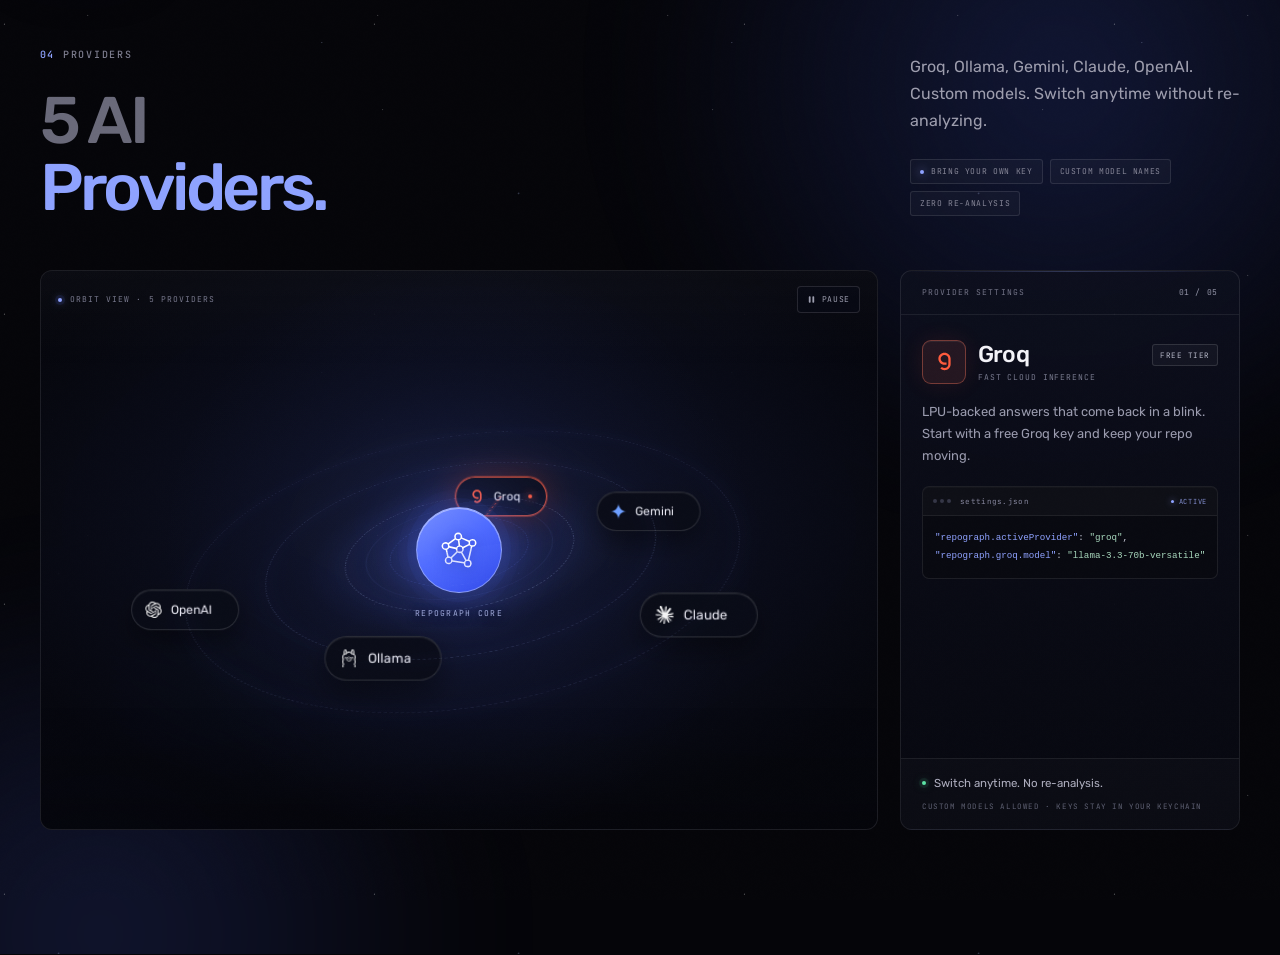
<file: _solar_test.html>
<!doctype html>
<html lang="en">
  <head>
    <script async src="https://www.googletagmanager.com/gtag/js?id=G-0S1X48E07N"></script>
    <script>
      window.dataLayer = window.dataLayer || [];
      function gtag() { dataLayer.push(arguments); }
      gtag("js", new Date());
      gtag("config", "G-0S1X48E07N");
    </script>
    <meta charset="UTF-8" />
    <meta name="viewport" content="width=device-width, initial-scale=1.0" />
    <title>RepoGraph AI - AI Coding Agent Graph & VS Code Dependency Visualizer</title>
    <meta name="description" content="RepoGraph AI turns any repo into an AI coding-agent graph: visual dependency maps, AI summaries & Q&A in VS Code. Free, open source, your own key." />
    <meta name="keywords" content="VS Code extension, dependency graph, codebase visualizer, AI code understanding, repo graph, codebase explorer, file dependency map, code analysis tool, open source VS Code, Groq AI, Ollama VS Code, codebase Q&A, TypeScript dependency graph, code architecture visualization, ai graph, graph ai, repograph, repo graph ai, graph repo, repository graph, codebase graph, coding agent graph, graph for coding agent, ai coding agent, ai agent codebase" />
    <meta name="author" content="Kaushalendra Yadav" />
    <meta name="robots" content="index, follow, max-snippet:-1, max-image-preview:large, max-video-preview:-1" />
    <meta name="googlebot" content="index, follow" />
    <link rel="canonical" href="https://repograph.kaushalendra.me/" />
    <meta property="og:type" content="website" />
    <meta property="og:url" content="https://repograph.kaushalendra.me/" />
    <meta property="og:site_name" content="RepoGraph AI" />
    <meta property="og:title" content="RepoGraph AI - The AI Graph for Coding Agents" />
    <meta property="og:description" content="Turn any repo into an AI coding-agent graph: dependency maps, AI summaries, and live Q&A - all inside VS Code. Free, open source, bring your own API key." />
    <meta property="og:image" content="https://repograph.kaushalendra.me/assets/og-image.png" />
    <meta property="og:image:secure_url" content="https://repograph.kaushalendra.me/assets/og-image.png" />
    <meta property="og:image:type" content="image/png" />
    <meta property="og:image:width" content="1200" />
    <meta property="og:image:height" content="630" />
    <meta property="og:image:alt" content="RepoGraph AI - Visual dependency graph with AI summaries for VS Code" />
    <meta property="og:video" content="https://repograph.kaushalendra.me/assets/walkthrough.mp4" />
    <meta property="og:video:secure_url" content="https://repograph.kaushalendra.me/assets/walkthrough.mp4" />
    <meta property="og:video:type" content="video/mp4" />
    <meta property="og:video:width" content="1920" />
    <meta property="og:video:height" content="1080" />
    <meta property="og:locale" content="en_US" />
    <meta name="twitter:card" content="summary_large_image" />
    <meta name="twitter:site" content="@kaushalxcode" />
    <meta name="twitter:creator" content="@kaushalxcode" />
    <meta name="twitter:url" content="https://repograph.kaushalendra.me/" />
    <meta name="twitter:title" content="RepoGraph AI - The AI Graph for Coding Agents" />
    <meta name="twitter:description" content="Free VS Code extension: turn any repo into a coding-agent graph with dependency maps, AI summaries & Q&A. Bring your own API key. Zero telemetry." />
    <meta name="twitter:image" content="https://repograph.kaushalendra.me/assets/og-image.png" />
    <meta name="twitter:image:alt" content="RepoGraph AI dependency graph and AI summary inside VS Code" />
    <meta name="theme-color" content="#06060B" />
    <script type="application/ld+json">
      {
        "@context": "https://schema.org",
        "@graph": [
          {
            "@type": "SoftwareApplication",
            "@id": "https://repograph.kaushalendra.me/#app",
            "name": "RepoGraph AI",
            "alternateName": ["RepoGraph", "Repo Graph AI", "RepoGraphAI"],
            "description": "RepoGraph AI (RepoGraph) turns any repository into an AI coding-agent graph: a free, open-source VS Code extension that maps your codebase into an interactive dependency graph with AI-generated summaries and live Q&A. Supports Groq, Ollama, Gemini, Anthropic Claude, and OpenAI.",
            "url": "https://repograph.kaushalendra.me/",
            "applicationCategory": "DeveloperApplication",
            "operatingSystem": "Windows, macOS, Linux",
            "softwareVersion": "1.0",
            "license": "https://github.com/Kaushalendra-Marcus/RepoGraph-AI/blob/main/LICENSE",
            "isAccessibleForFree": true,
            "offers": { "@type": "Offer", "price": "0", "priceCurrency": "USD" },
            "downloadUrl": "https://marketplace.visualstudio.com/items?itemName=kaushalendra.repograph-ai",
            "author": { "@type": "Person", "name": "Kaushalendra Yadav", "url": "https://github.com/Kaushalendra-Marcus" }
          },
          {
            "@type": "WebSite",
            "@id": "https://repograph.kaushalendra.me/#website",
            "url": "https://repograph.kaushalendra.me/",
            "name": "RepoGraph AI",
            "inLanguage": "en-US"
          },
          {
            "@type": "VideoObject",
            "@id": "https://repograph.kaushalendra.me/#walkthrough",
            "name": "RepoGraph AI - 57-second walkthrough",
            "description": "Walkthrough of RepoGraph AI inside VS Code: one-click workspace analysis, the interactive dependency graph, the generated data-flow map and the REPOGRAPH-CONTEXT.md file that AI coding agents read.",
            "thumbnailUrl": "https://repograph.kaushalendra.me/assets/walkthrough-poster.jpg",
            "uploadDate": "2026-10-18",
            "duration": "PT57S",
            "contentUrl": "https://repograph.kaushalendra.me/assets/walkthrough.mp4",
            "embedUrl": "https://repograph.kaushalendra.me/#demo",
            "isFamilyFriendly": true,
            "creator": { "@type": "Person", "name": "Kaushalendra Yadav", "url": "https://github.com/Kaushalendra-Marcus" }
          },
          {
            "@type": "FAQPage",
            "mainEntity": [
              { "@type": "Question", "name": "Is RepoGraph AI free?", "acceptedAnswer": { "@type": "Answer", "text": "Yes. 100% free and MIT-licensed. Bring your own API key from Groq (free tier) or Ollama (fully local)." } },
              { "@type": "Question", "name": "Does RepoGraph AI send my code to a server?", "acceptedAnswer": { "@type": "Answer", "text": "No. No backend server. The only external request is to the AI provider you configure." } },
              { "@type": "Question", "name": "Which AI providers are supported?", "acceptedAnswer": { "@type": "Answer", "text": "Groq, Ollama, Google Gemini, Anthropic Claude, and OpenAI with custom model names." } },
              { "@type": "Question", "name": "How do I install RepoGraph AI?", "acceptedAnswer": { "@type": "Answer", "text": "Search RepoGraph AI in the VS Code Marketplace or run ext install kaushalendra.repograph-ai." } },
              { "@type": "Question", "name": "What is an AI coding agent graph?", "acceptedAnswer": { "@type": "Answer", "text": "An AI coding agent graph is a machine-readable map of a repository with files as nodes and imports and calls as typed edges. RepoGraph AI builds this graph for any repo." } },
              { "@type": "Question", "name": "Can coding agents use my RepoGraph repo graph?", "acceptedAnswer": { "@type": "Answer", "text": "Yes. The RepoGraph flow tracer exports the repo graph as typed trace records that coding agents can consume, with file and line references." } },
              { "@type": "Question", "name": "How is RepoGraph different from other repo graph tools?", "acceptedAnswer": { "@type": "Answer", "text": "RepoGraph AI combines a live dependency graph, per-file AI summaries, multi-turn codebase Q&A, five AI providers, and zero telemetry, free and open source inside VS Code." } }
            ]
          }
        ]
      }
    </script>
    <link rel="preconnect" href="https://fonts.googleapis.com" />
    <link rel="preconnect" href="https://fonts.gstatic.com" crossorigin />
    <link href="https://fonts.googleapis.com/css2?family=Rubik:wght@300;400;500;600;700&family=JetBrains+Mono:wght@400;500&display=swap" rel="stylesheet" />
    <link rel="icon" type="image/svg+xml" href="/assets/favicon.svg" />
    <link rel="icon" type="image/png" sizes="48x48" href="/assets/favicon-48x48.png" />
    <link rel="shortcut icon" href="/favicon.ico" />
    <link rel="apple-touch-icon" sizes="180x180" href="/assets/apple-touch-icon.png" />
    <link rel="manifest" href="/site.webmanifest" />
    <meta name="msapplication-TileColor" content="#4F6BFF" />
    <link rel="stylesheet" href="styles.css?v=6" />
  <style>header.site-nav, footer, main > section:not(#providers){display:none!important} body{background:#050509!important} .solar{padding-top:40px!important}</style></head>

  <body id="top">
    <a class="skip-link" href="#features">Skip to content</a>
    <div class="grain" aria-hidden="true"></div>

    <!-- ═══════════════ NAV ═══════════════ -->
    <header class="site-nav nav-dark" id="siteNav">
      <div class="nav-inner">
        <a class="brand" href="/" aria-label="RepoGraph AI — home">
          <span class="brand-mark" aria-hidden="true">
            <svg viewBox="0 0 24 24" fill="currentColor" xmlns="http://www.w3.org/2000/svg"><path d="M3.5 12c.015 0 .028-.004.042-.004l.94 4.226a2.497 2.497 0 1 0 3.345 3.173l7.182 1.197a2.491 2.491 0 1 0 3.527-2.36l1.902-8.238c.021 0 .04.006.062.006a2.5 2.5 0 1 0-2.03-3.95l-4.53-2.012a2.5 2.5 0 1 0-4.692.528L5.151 7.637A2.495 2.495 0 1 0 3.5 12zm1.018-.222a2.51 2.51 0 0 0 1.26-1.26l4.226.94c0 .014-.004.027-.004.042a2.484 2.484 0 0 0 .416 1.377l-3.54 3.54A2.483 2.483 0 0 0 5.5 16c-.014 0-.028.004-.042.004zm7.184-2.635a2.501 2.501 0 0 0-1.48 1.339l-4.226-.94c0-.014.004-.027.004-.042a2.472 2.472 0 0 0-.247-1.065l4.096-3.072a2.477 2.477 0 0 0 1.457.617zM14 11v1a1 1 0 0 1-1 1h-1a1 1 0 0 1-1-1v-1a1 1 0 0 1 1-1h1a1 1 0 0 1 1 1zm1.173 8.605L7.99 18.408a2.483 2.483 0 0 0-.407-1.285l3.54-3.54a2.405 2.405 0 0 0 2.123.29l2.632 4.74a2.494 2.494 0 0 0-.706.992zM6 20H5a1 1 0 0 1-1-1v-1a1 1 0 0 1 1-1h1a1 1 0 0 1 1 1v1a1 1 0 0 1-1 1zm13 0v1a1 1 0 0 1-1 1h-1a1 1 0 0 1-1-1v-1a1 1 0 0 1 1-1h1a1 1 0 0 1 1 1zm-1.438-1.994c-.02 0-.04-.006-.062-.006a2.466 2.466 0 0 0-.747.127l-2.632-4.74a2.411 2.411 0 0 0 .784-2.53l3.638-1.82a2.502 2.502 0 0 0 .92.731zM20 6h1a1 1 0 0 1 1 1v1a1 1 0 0 1-1 1h-1a1 1 0 0 1-1-1V7a1 1 0 0 1 1-1zm-1.939.963a2.301 2.301 0 0 0 .034 1.18l-3.638 1.82a2.483 2.483 0 0 0-1.763-.943l-.396-3.163a2.499 2.499 0 0 0 1.231-.908zM10 4V3a1 1 0 0 1 1-1h1a1 1 0 0 1 1 1v1a1 1 0 0 1-1 1h-1a1 1 0 0 1-1-1zM2 9a1 1 0 0 1 1-1h1a1 1 0 0 1 1 1v1a1 1 0 0 1-1 1H3a1 1 0 0 1-1-1z"/></svg>
          </span>
          <span class="brand-name">RepoGraph <em>AI</em></span>
          <span class="brand-ver">v1.0</span>
        </a>

        <nav class="nav-links" id="navlinks" aria-label="Primary">
          <a href="#features">Features</a>
          <a href="#providers">Providers</a>
          <a href="#demo">Demo</a>
          <a href="#how">How it works</a>
          <a href="#compare">Compare</a>
          <a href="#install">Install</a>
        </nav>

        <div class="nav-actions">
          <a class="nav-ghost" href="https://github.com/Kaushalendra-Marcus/RepoGraph-AI" target="_blank" rel="noopener">GitHub <span aria-hidden="true">↗</span></a>
          <a class="nav-cta" href="https://marketplace.visualstudio.com/items?itemName=kaushalendra.repograph-ai" target="_blank" rel="noopener">Install free <span aria-hidden="true">→</span></a>
          <button class="nav-burger" id="hamburger" type="button" aria-label="Open menu" aria-expanded="false" aria-controls="mobileMenu">
            <span></span><span></span>
          </button>
        </div>
      </div>

      <div class="mobile-panel" id="mobileMenu" aria-hidden="true">
        <nav aria-label="Mobile">
          <a href="#features">Features</a>
          <a href="#providers">Providers</a>
          <a href="#demo">Live demo</a>
          <a href="#how">How it works</a>
          <a href="#compare">Compare</a>
          <a href="#install">Install</a>
          <a href="https://github.com/Kaushalendra-Marcus/RepoGraph-AI" target="_blank" rel="noopener">GitHub <span aria-hidden="true">↗</span></a>
        </nav>
        <a class="mobile-cta" href="https://marketplace.visualstudio.com/items?itemName=kaushalendra.repograph-ai" target="_blank" rel="noopener">Install free <span aria-hidden="true">→</span></a>
        <span class="mobile-note">Free · open source · MIT licensed</span>
      </div>
    </header>

    <main>
      <!-- ═══════════════ HERO ═══════════════ -->
      <section class="hero" data-nav-theme="dark" aria-label="RepoGraph AI introduction">
        <div class="hero-bg" aria-hidden="true">
          <span class="hero-facet f1"></span>
          <span class="hero-facet f2"></span>
          <span class="hero-glow g1"></span>
          <span class="hero-glow g2"></span>
          <span class="hero-horizon"></span>
        </div>

        <div class="wrap hero-inner">
          <div class="hero-copy">
            <div class="hero-badges">
              <span class="badge">Free · open source</span>
              <span class="badge">VS Code extension</span>
              <span class="badge badge-status"><i class="dot"></i>Status · local-first</span>
            </div>

            <h1 class="hero-title">
              <span class="dim">Know every file.</span>
              <span>Cite every line.</span>
            </h1>

            <p class="hero-sub">RepoGraph AI turns any repo into a <strong>live dependency graph</strong> — every import traced, every answer backed by <strong>file:line evidence</strong>. Install once, use it in <strong>every project</strong>. New to a codebase? Understand it in minutes. <em>Trace every call. Prove every diff.</em></p>

            <div class="hero-actions">
              <a class="btn-split" href="https://marketplace.visualstudio.com/items?itemName=kaushalendra.repograph-ai" target="_blank" rel="noopener">
                <span class="btn-label">Try for free</span>
                <span class="btn-arrow" aria-hidden="true">→</span>
              </a>
              <a class="btn-ghost" href="https://github.com/Kaushalendra-Marcus/RepoGraph-AI" target="_blank" rel="noopener">
                <svg width="15" height="15" viewBox="0 0 16 16" fill="currentColor" aria-hidden="true"><path d="M8 0C3.58 0 0 3.58 0 8c0 3.54 2.29 6.53 5.47 7.59.4.07.55-.17.55-.38 0-.19-.01-.82-.01-1.49-2.01.37-2.53-.49-2.69-.94-.09-.23-.48-.94-.82-1.13-.28-.15-.68-.52-.01-.53.63-.01 1.08.58 1.23.82.72 1.21 1.87.87 2.33.66.07-.52.28-.87.51-1.07-1.78-.2-3.64-.89-3.64-3.95 0-.87.31-1.59.82-2.15-.08-.2-.36-1.02.08-2.12 0 0 .67-.21 2.2.82.64-.18 1.32-.27 2-.27.68 0 1.36.09 2 .27 1.53-1.04 2.2-.82 2.2-.82.44 1.1.16 1.92.08 2.12.51.56.82 1.27.82 2.15 0 3.07-1.87 3.75-3.65 3.95.29.25.54.73.54 1.48 0 1.07-.01 1.93-.01 2.2 0 .21.15.46.55.38A8.013 8.013 0 0016 8c0-4.42-3.58-8-8-8z"/></svg>
                Star on GitHub
              </a>
            </div>

            <p class="hero-fine">Free plan, no card <span>·</span> runs on-device <span>·</span> zero telemetry</p>

            <a class="hero-v2" href="#v2">
              <span class="v2-tag">v2.0</span>
              <span>Flow tracing is coming — follow data file to file.</span>
              <span class="v2-arrow" aria-hidden="true">→</span>
            </a>
          </div>

          <div class="hero-visual">
            <div class="scene" data-parallax="0.035">
              <div class="scene-aura" aria-hidden="true"></div>
              <svg class="scene-svg" viewBox="0 0 760 680" role="img" aria-label="Isometric view of a glowing dependency graph being compiled into an agent context layer">
                <defs>
                  <radialGradient id="sceneHalo" cx="50%" cy="55%" r="50%">
                    <stop offset="0" stop-color="#7590ff" stop-opacity=".48"/>
                    <stop offset=".5" stop-color="#3154ff" stop-opacity=".16"/>
                    <stop offset="1" stop-color="#06060b" stop-opacity="0"/>
                  </radialGradient>
                  <linearGradient id="slabTop" x1="0" y1="0" x2="1" y2="1">
                    <stop offset="0" stop-color="#d3ddff" stop-opacity=".62"/>
                    <stop offset=".34" stop-color="#8ba2ff" stop-opacity=".42"/>
                    <stop offset=".7" stop-color="#4d6aff" stop-opacity=".58"/>
                    <stop offset="1" stop-color="#233fce" stop-opacity=".88"/>
                  </linearGradient>
                  <linearGradient id="slabEdge" x1="0" y1="0" x2="0" y2="1">
                    <stop offset="0" stop-color="#7f97ff" stop-opacity=".8"/>
                    <stop offset="1" stop-color="#1a2a9c" stop-opacity=".2"/>
                  </linearGradient>
                  <linearGradient id="wireGrad" x1="0" y1="0" x2="1" y2="1">
                    <stop offset="0" stop-color="#ffffff" stop-opacity=".75"/>
                    <stop offset="1" stop-color="#a9baff" stop-opacity=".28"/>
                  </linearGradient>
                  <filter id="blurHalo" x="-60%" y="-60%" width="220%" height="220%">
                    <feGaussianBlur stdDeviation="22"/>
                  </filter>
                  <filter id="nodeGlow" x="-250%" y="-250%" width="600%" height="600%">
                    <feGaussianBlur stdDeviation="5"/>
                  </filter>
                  <g id="slabFace">
                    <g transform="scale(1,.577) rotate(45)">
                      <rect x="-195" y="-195" width="390" height="390" rx="46" fill="#1a2a93" stroke="#4464ff" stroke-width=".7"/>
                    </g>
                  </g>
                </defs>

                <ellipse cx="380" cy="430" rx="330" ry="200" fill="url(#sceneHalo)"/>
                <ellipse cx="380" cy="510" rx="250" ry="70" fill="#3e5bff" opacity=".28" filter="url(#blurHalo)"/>

                <!-- faint isometric ground plates -->
                <g opacity=".34">
                  <g transform="translate(150,560) scale(1,.577) rotate(45)">
                    <rect x="-74" y="-74" width="148" height="148" rx="18" fill="none" stroke="#738bff" stroke-width=".8"/>
                  </g>
                  <g transform="translate(636,520) scale(1,.577) rotate(45)">
                    <rect x="-58" y="-58" width="116" height="116" rx="14" fill="none" stroke="#738bff" stroke-width=".8"/>
                  </g>
                  <circle cx="196" cy="606" r="3.2" fill="#dfe6ff"/>
                  <circle cx="196" cy="606" r="9" fill="#9fb2ff" opacity=".32" filter="url(#nodeGlow)"/>
                  <circle cx="620" cy="574" r="3.2" fill="#dfe6ff"/>
                  <circle cx="620" cy="574" r="9" fill="#9fb2ff" opacity=".32" filter="url(#nodeGlow)"/>
                </g>

                <!-- hovering agent layer -->
                <g class="scene-float">
                  <g transform="translate(380,215) rotate(0)">
                    <g transform="scale(1,.577) rotate(45)">
                      <rect x="-152" y="-152" width="304" height="304" rx="22" fill="rgba(61,86,221,.08)" stroke="url(#wireGrad)" stroke-width="1.1"/>
                    </g>
                  </g>
                  <g stroke="#b4c4ff" stroke-width=".8" stroke-dasharray="2 6" opacity=".55">
                    <line x1="595" y1="215" x2="632" y2="330"/>
                    <line x1="165" y1="215" x2="128" y2="330"/>
                    <line x1="380" y1="303" x2="380" y2="380"/>
                  </g>
                  <g fill="#e7edff">
                    <circle cx="380" cy="127" r="2.6"/><circle cx="595" cy="215" r="2.6"/>
                    <circle cx="380" cy="303" r="2.6"/><circle cx="165" cy="215" r="2.6"/>
                  </g>
                  <g transform="translate(505,168) rotate(30)">
                    <rect x="-70" y="-11" width="140" height="22" rx="3" fill="rgba(8,12,38,.42)" stroke="rgba(196,210,255,.38)" stroke-width=".8"/>
                    <text x="0" y="3.6" text-anchor="middle" class="scene-label">AGENT CONTEXT</text>
                  </g>
                  <text x="384" y="367" text-anchor="middle" class="scene-micro">3 LAYERS · 1 GRAPH</text>
                </g>

                <!-- the graph slab: extruded thickness -->
                <g class="scene-slab">
                  <g>
                    <use href="#slabFace" transform="translate(380,388) translate(0,34)"/>
                    <use href="#slabFace" transform="translate(380,388) translate(0,32)"/>
                    <use href="#slabFace" transform="translate(380,388) translate(0,30)"/>
                    <use href="#slabFace" transform="translate(380,388) translate(0,28)"/>
                    <use href="#slabFace" transform="translate(380,388) translate(0,26)"/>
                    <use href="#slabFace" transform="translate(380,388) translate(0,24)"/>
                    <use href="#slabFace" transform="translate(380,388) translate(0,22)"/>
                    <use href="#slabFace" transform="translate(380,388) translate(0,20)"/>
                    <use href="#slabFace" transform="translate(380,388) translate(0,18)"/>
                    <use href="#slabFace" transform="translate(380,388) translate(0,16)"/>
                    <use href="#slabFace" transform="translate(380,388) translate(0,14)"/>
                    <use href="#slabFace" transform="translate(380,388) translate(0,12)"/>
                    <use href="#slabFace" transform="translate(380,388) translate(0,10)"/>
                    <use href="#slabFace" transform="translate(380,388) translate(0,8)"/>
                    <use href="#slabFace" transform="translate(380,388) translate(0,6)"/>
                    <use href="#slabFace" transform="translate(380,388) translate(0,4)"/>
                    <use href="#slabFace" transform="translate(380,388) translate(0,2)"/>
                  </g>
                  <g class="slab-top">
                    <g transform="translate(380,388) scale(1,.577) rotate(45)">
                      <rect x="-195" y="-195" width="390" height="390" rx="46" fill="url(#slabTop)" stroke="rgba(231,239,255,.62)" stroke-width="1.1"/>
                      <rect x="-184" y="-184" width="368" height="368" rx="38" fill="none" stroke="rgba(255,255,255,.22)" stroke-width=".8"/>
                    </g>
                  </g>
                  <ellipse cx="380" cy="556" rx="205" ry="26" fill="#92a8ff" opacity=".5" filter="url(#blurHalo)"/>

                  <!-- graph inside the plane -->
                  <g class="slab-graph">
                    <g stroke="rgba(236,242,255,.5)" stroke-width=".9" fill="none">
                      <path d="M300 400 L438 407 L500 456 L382 492 L262 455 Z"/>
                      <path d="M300 400 L382 492"/>
                      <path d="M438 407 L262 455" stroke-dasharray="3 5" opacity=".7"/>
                    </g>
                    <g fill="#f2f6ff">
                      <circle cx="300" cy="400" r="3.4"/><circle cx="438" cy="407" r="3.4"/>
                      <circle cx="500" cy="456" r="3"/><circle cx="382" cy="492" r="4.2"/><circle cx="262" cy="455" r="2.8"/>
                    </g>
                    <g fill="#aabfff" opacity=".55" filter="url(#nodeGlow)">
                      <circle cx="300" cy="400" r="10"/><circle cx="438" cy="407" r="10"/>
                      <circle cx="382" cy="492" r="14"/><circle cx="500" cy="456" r="8"/><circle cx="262" cy="455" r="8"/>
                    </g>
                    <g class="scene-file">
                      <text x="277" y="386" text-anchor="middle">auth.ts</text>
                      <text x="438" y="390" text-anchor="middle">graph.ts</text>
                      <text x="391" y="516" text-anchor="middle">Q&amp;A</text>
                    </g>
                  </g>

                  <g transform="translate(255,447) rotate(-30)">
                    <rect x="-77" y="-11" width="154" height="22" rx="3" fill="rgba(13,21,72,.38)" stroke="rgba(220,231,255,.34)" stroke-width=".8"/>
                    <text x="0" y="3.6" text-anchor="middle" class="scene-label">DEPENDENCY GRAPH</text>
                  </g>
                  <text x="380" y="577" text-anchor="middle" class="scene-micro">EVERY IMPORT · EVERY CALL</text>
                </g>

                <!-- floating tags -->
                <g transform="translate(646,304) rotate(-30)">
                  <rect x="-43" y="-12" width="86" height="24" rx="3" fill="rgba(16,24,80,.34)" stroke="rgba(183,199,255,.3)" stroke-width=".8"/>
                  <text x="0" y="3.4" text-anchor="middle" class="scene-label">TRACE</text>
                </g>
                <g transform="translate(132,532) rotate(30)">
                  <rect x="-54" y="-12" width="108" height="24" rx="3" fill="rgba(16,24,80,.34)" stroke="rgba(183,199,255,.3)" stroke-width=".8"/>
                  <text x="0" y="3.4" text-anchor="middle" class="scene-label">FILE : LINE</text>
                </g>
                <g transform="translate(610,470) rotate(-30)" opacity=".7">
                  <rect x="-48" y="-10" width="96" height="20" rx="3" fill="rgba(16,24,80,.22)" stroke="rgba(183,199,255,.22)" stroke-width=".7"/>
                  <text x="0" y="3" text-anchor="middle" class="scene-micro">READY FOR AGENTS</text>
                </g>
              </svg>

              <div class="hero-stat" aria-hidden="true">
                <div class="hs-head"><i class="dot"></i>Analysis complete</div>
                <div class="hs-n">142 <span>files</span> <b>·</b> 312 <span>edges</span></div>
                <div class="hs-sub">Most connected <b>lib/auth.ts</b> — in 18 / out 6</div>
              </div>

              <div class="hero-command">
                <div class="hc-head">
                  <span><i class="dot"></i>Repograph · command</span>
                  <span class="hc-os">VS CODE</span>
                </div>
                <div class="hero-tabs" role="group" aria-label="Try a command">
                  <button class="htab active" type="button" data-cmd="ext install kaushalendra.repograph-ai" aria-pressed="true">Analyze</button>
                  <button class="htab" type="button" data-cmd="Ctrl+Shift+P → RepoGraph: Summarize" aria-pressed="false">Summarize</button>
                  <button class="htab" type="button" data-cmd="Ctrl+Shift+P → RepoGraph: Ask" aria-pressed="false">Ask</button>
                </div>
                <div class="hero-cmdrow">
                  <span class="hs-prompt">$</span>
                  <span class="hs-cmd" id="hsCmd">ext install kaushalendra.repograph-ai</span>
                  <button class="hs-btn" type="button" data-copy="ext install kaushalendra.repograph-ai">Copy</button>
                </div>
              </div>
            </div>
          </div>
        </div>

        <div class="wrap hero-trust">
          <span class="trust-label">Pairs with your agent</span>
          <div class="trust-logos">
            <span class="trust-logo"><img src="assets/logos/cursor.svg" alt="" width="16" height="16" loading="lazy" />Cursor</span>
            <span class="trust-logo"><img src="assets/logos/githubcopilot.svg" alt="" width="16" height="16" loading="lazy" />Copilot</span>
            <span class="trust-logo"><img src="assets/logos/claude.svg" alt="" width="16" height="16" loading="lazy" />Claude Code</span>
            <span class="trust-logo"><img src="assets/logos/openai.svg" alt="" width="16" height="16" loading="lazy" />Codex</span>
            <span class="trust-logo"><img src="assets/logos/opencode.svg" alt="" width="16" height="16" loading="lazy" />OpenCode</span>
            <span class="trust-logo"><img src="assets/logos/windsurf.svg" alt="" width="16" height="16" loading="lazy" />Windsurf</span>
          </div>
          <a class="trust-more" href="#who">All 8 integrations <span aria-hidden="true">→</span></a>
        </div>
      </section>
      <!-- ═══════════════ FEATURES ═══════════════ -->
      <section class="section features" id="features" data-nav-theme="light" aria-labelledby="features-heading">
        <div class="wrap">
          <header class="sec-head split-head">
            <div>
              <span class="eyebrow"><b>01</b> Capabilities</span>
              <h2 class="display" id="features-heading">
                <span class="dim">One map of the code.</span>
                <span class="accent">Answers with proof,<br />not guesses.</span>
              </h2>
            </div>
            <p class="lede">Six essentials. Every answer traces a real path with file:line citations — no re-reading the repo four times.</p>
          </header>

          <div class="feature-grid">
            <article class="feature reveal">
              <div class="f-art">
                <svg viewBox="0 0 300 210" aria-hidden="true">
                  <defs>
                    <linearGradient id="fg1" x1="0" y1="0" x2="1" y2="1">
                      <stop offset="0" stop-color="#6d86ff" stop-opacity=".85"/><stop offset="1" stop-color="#b8c5ff" stop-opacity=".55"/>
                    </linearGradient>
                  </defs>
                  <g class="ill-line">
                    <g transform="translate(150,160)"><g transform="scale(1,.56) rotate(45)"><rect x="-84" y="-84" width="168" height="168" rx="18"/></g></g>
                    <g transform="translate(150,142)"><g transform="scale(1,.56) rotate(45)"><rect x="-84" y="-84" width="168" height="168" rx="18"/></g></g>
                    <g transform="translate(150,124)"><g transform="scale(1,.56) rotate(45)"><rect x="-84" y="-84" width="168" height="168" rx="18"/></g></g>
                    <g transform="translate(150,106)"><g transform="scale(1,.56) rotate(45)"><rect x="-84" y="-84" width="168" height="168" rx="18"/></g></g>
                    <line x1="31" y1="160" x2="31" y2="106"/><line x1="269" y1="160" x2="269" y2="106"/>
                  </g>
                  <g class="ill-blue">
                    <g transform="translate(150,88)"><g transform="scale(1,.56) rotate(45)"><rect x="-74" y="-74" width="148" height="148" rx="16" fill="rgba(99,124,255,.08)" stroke="url(#fg1)"/></g></g>
                    <g transform="translate(150,88) scale(1,.56) rotate(45)">
                      <path d="M-34 -18 L 12 -30 L 36 12 L -8 30 Z" fill="none" stroke="rgba(125,148,255,.8)" stroke-width="1"/>
                      <circle cx="-34" cy="-18" r="2.4" fill="#6d86ff"/><circle cx="12" cy="-30" r="2.4" fill="#6d86ff"/>
                      <circle cx="36" cy="12" r="2.4" fill="#6d86ff"/><circle cx="-8" cy="30" r="2.4" fill="#6d86ff"/>
                    </g>
                  </g>
                </svg>
              </div>
              <span class="f-tag">Graph</span>
              <h3>Dependency Graph</h3>
              <p>Interactive canvas of every file and import. Click for details, double-click to open. God-nodes surface the files everything depends on. No setup per project — open any folder and go.</p>
            </article>

            <article class="feature reveal reveal-d1">
              <div class="f-art">
                <svg viewBox="0 0 300 210" aria-hidden="true">
                  <g class="ill-line">
                    <g transform="translate(96,152)"><g transform="scale(1,.56) rotate(45)"><rect x="-54" y="-36" width="108" height="72" rx="10"/></g></g>
                    <g transform="translate(200,170)"><g transform="scale(1,.56) rotate(45)"><rect x="-48" y="-32" width="96" height="64" rx="10"/></g></g>
                    <path d="M96 126 C 125 90 154 68 184 80" stroke-dasharray="3 6"/>
                    <path d="M198 142 C 210 150 208 158 202 166" stroke-dasharray="3 6"/>
                  </g>
                  <g class="ill-blue">
                    <g transform="translate(188,96)"><g transform="scale(1,.56) rotate(45)"><rect x="-60" y="-42" width="120" height="84" rx="11" fill="rgba(99,124,255,.08)" stroke="rgba(109,134,255,.9)"/></g></g>
                    <g transform="translate(188,96) scale(1,.56) rotate(45)">
                      <line x1="-34" y1="-16" x2="26" y2="-16" stroke="rgba(109,134,255,.7)" stroke-width="1.5"/>
                      <line x1="-34" y1="-4" x2="10" y2="-4" stroke="rgba(140,158,220,.65)" stroke-width="1.2"/>
                      <line x1="-34" y1="8" x2="18" y2="8" stroke="rgba(140,158,220,.45)" stroke-width="1.2"/>
                    </g>
                    <circle cx="184" cy="78" r="2.6" fill="#6d86ff"/><circle cx="188" cy="78" r="8" fill="#6d86ff" opacity=".18"/>
                  </g>
                </svg>
              </div>
              <span class="f-tag">Summaries</span>
              <h3>AI File Summaries</h3>
              <p>Plain-English explanations of what each file does, exports, and depends on — generated on your key.</p>
            </article>

            <article class="feature reveal reveal-d2">
              <div class="f-art">
                <svg viewBox="0 0 300 210" aria-hidden="true">
                  <g class="ill-line">
                    <g transform="translate(150,160)"><g transform="scale(1,.56) rotate(45)"><rect x="-72" y="-72" width="144" height="144" rx="15"/></g></g>
                    <path d="M103 64 V 114 M150 48 V 114 M197 64 V 114" stroke-dasharray="3 6"/>
                    <g transform="translate(84,60)"><g transform="scale(1,.56) rotate(45)"><rect x="-22" y="-22" width="44" height="44" rx="6"/></g></g>
                    <g transform="translate(150,42)"><g transform="scale(1,.56) rotate(45)"><rect x="-22" y="-22" width="44" height="44" rx="6"/></g></g>
                    <g transform="translate(215,60)"><g transform="scale(1,.56) rotate(45)"><rect x="-22" y="-22" width="44" height="44" rx="6"/></g></g>
                    <g transform="translate(117,88)"><g transform="scale(1,.56) rotate(45)"><rect x="-16" y="-16" width="32" height="32" rx="5"/></g></g>
                    <g transform="translate(182,88)"><g transform="scale(1,.56) rotate(45)"><rect x="-16" y="-16" width="32" height="32" rx="5"/></g></g>
                    <g transform="translate(150,118)"><g transform="scale(1,.56) rotate(45)"><rect x="-12" y="-12" width="24" height="24" rx="4"/></g></g>
                  </g>
                  <g class="ill-blue">
                    <g transform="translate(150,160)"><g transform="scale(1,.56) rotate(45)"><rect x="-56" y="-56" width="112" height="112" rx="12" fill="rgba(99,124,255,.12)" stroke="rgba(109,134,255,.9)"/></g></g>
                    <circle cx="150" cy="160" r="13" fill="#6d86ff" opacity=".16"/>
                    <circle cx="150" cy="160" r="3.5" fill="#dfe6ff"/>
                  </g>
                </svg>
              </div>
              <span class="f-tag">Q&amp;A</span>
              <h3>Codebase Q&amp;A</h3>
              <p>Ask in plain English with full graph context and file references. Multi-turn, with history. Paste any answer into your agent — cited context, zero wasted tokens.</p>
            </article>

            <article class="feature reveal reveal-d3">
              <div class="f-art">
                <svg viewBox="0 0 300 210" aria-hidden="true">
                  <g class="ill-line">
                    <ellipse cx="150" cy="112" rx="112" ry="54" transform="rotate(-12 150 112)" stroke-dasharray="4 7"/>
                    <ellipse cx="150" cy="112" rx="78" ry="34" transform="rotate(-12 150 112)" stroke-dasharray="2 7" opacity=".7"/>
                    <g transform="translate(150,116)"><g transform="scale(1,.56) rotate(45)"><rect x="-58" y="-58" width="116" height="116" rx="12"/></g></g>
                    <circle cx="60" cy="136" r="3"/><circle cx="246" cy="94" r="3"/><circle cx="91" cy="66" r="3"/>
                    <circle cx="221" cy="153" r="3"/><circle cx="180" cy="44" r="3"/>
                  </g>
                  <g class="ill-blue">
                    <g transform="translate(150,116)"><g transform="scale(1,.56) rotate(45)"><rect x="-44" y="-44" width="88" height="88" rx="10" fill="rgba(99,124,255,.12)" stroke="rgba(109,134,255,.85)"/></g></g>
                    <circle cx="150" cy="116" r="5" fill="#dfe6ff"/>
                    <circle cx="150" cy="116" r="16" fill="#6d86ff" opacity=".14"/>
                    <circle cx="60" cy="136" r="4" fill="#6d86ff"/><circle cx="246" cy="94" r="4" fill="#6d86ff"/>
                    <circle cx="180" cy="44" r="4" fill="#6d86ff"/>
                  </g>
                </svg>
              </div>
              <span class="f-tag">Providers</span>
              <h3>5 AI Providers</h3>
              <p>Groq, Ollama, Gemini, Claude, OpenAI. Custom models. Switch anytime without re-analyzing.</p>
            </article>
          </div>

          <div class="feature-more">
            <article class="mini-feature reveal">
              <span class="mini-icon" aria-hidden="true">
                <svg viewBox="0 0 24 24" fill="none" stroke="currentColor" stroke-width="1.4"><circle cx="12" cy="12" r="8.5"/><path d="M12 7v5.4l3.2 2"/><path d="M4 4l1.6 1.6M20 4l-1.6 1.6"/></svg>
              </span>
              <div>
                <h3>Analysis History</h3>
                <p>Every analysis saved locally per workspace. Diff understanding across refactors.</p>
              </div>
            </article>
            <article class="mini-feature reveal reveal-d1">
              <span class="mini-icon" aria-hidden="true">
                <svg viewBox="0 0 24 24" fill="none" stroke="currentColor" stroke-width="1.4"><path d="M3 5h18l-7 8v6l-4 2v-8L3 5z"/><path d="M8 9h8" opacity=".5"/></svg>
              </span>
              <div>
                <h3>Smart Filtering</h3>
                <p>Skips node_modules, dist, lockfiles and generated code automatically. Parsing stays on your machine.</p>
              </div>
            </article>
          </div>

          <div class="jobs">
            <article class="job reveal">
              <div class="job-head">
                <span class="job-kicker">01 · Understand</span>
                <h3>Ask anything, get sources</h3>
                <p>New to the repo? Get grounded answers with file:line citations — for you and your agent.</p>
              </div>
              <div class="job-code">
                <span class="c-blue">›</span> Where is session refresh?<br />
                <span class="c-mute">→ lib/auth.ts:42 · session.ts:17</span><br />
                <span class="c-blue">✓</span> high confidence · 2 sources
              </div>
            </article>
            <article class="job reveal reveal-d1">
              <div class="job-head">
                <span class="job-kicker">02 · Change safely</span>
                <h3>See what breaks first</h3>
                <p>Follow every edge from a diff before it merges. Run the right tests.</p>
              </div>
              <div class="job-code">
                <span class="c-glow">risk 6.1</span> <span class="c-mute">·</span> reaches 6 files<br />
                <span class="c-mute">→ run the 2 untested callers first</span>
              </div>
            </article>
            <article class="job reveal reveal-d2">
              <div class="job-head">
                <span class="job-kicker">03 · Stay current</span>
                <h3>Docs that rebuild</h3>
                <p>Repo overview + per-file docs refresh with each analysis. Nothing goes stale.</p>
              </div>
              <div class="job-code">
                <span class="c-blue">●</span> 3 pages rebuilt <span class="c-mute">· fresh</span><br />
                <span class="c-mute">overview · middleware · session</span>
              </div>
            </article>
          </div>

          <div class="cmp-wrap reveal">
            <table class="cmp" aria-label="RepoGraph vs alternatives">
              <thead>
                <tr><th>Approach</th><th>Citations</th><th>Stays current</th><th>Private by default</th></tr>
              </thead>
              <tbody>
                <tr><td><strong>RepoGraph AI</strong> · graph + summaries</td><td class="yes">✓ file:line paths</td><td class="yes">✓ re-analyze anytime</td><td class="yes">✓ on-device</td></tr>
                <tr><td>Plain grep / go-to-definition</td><td class="no">— one hop only</td><td class="yes">✓ always live</td><td class="yes">✓ local</td></tr>
                <tr><td>Vector RAG chunks</td><td class="no">~ fuzzy snippets</td><td class="no">— needs re-embed</td><td class="no">— usually cloud</td></tr>
                <tr><td>Cloud-hosted indexers</td><td class="no">~ varies by tool</td><td class="no">— re-run per repo</td><td class="no">— repo leaves machine</td></tr>
              </tbody>
            </table>
          </div>

          <div class="provider-band reveal">
            <span class="provider-label">Works with the provider you already pay for</span>
            <div class="provider-list">
              <span><i style="--d:#6d86ff"></i>Groq · free tier</span>
              <span><i style="--d:#8ea2ff"></i>Ollama · 100% local</span>
              <span><i style="--d:#586ff5"></i>Gemini · free quota</span>
              <span><i style="--d:#3f5bed"></i>Claude · best quality</span>
              <span><i style="--d:#94a8ff"></i>OpenAI · reliable</span>
              <span><i style="--d:#c2ccff"></i>Custom models</span>
            </div>
          </div>
        </div>
      </section>

      <!-- ═══════════════ INSTALL ONCE / STATS ═══════════════ -->
      <section class="once" data-nav-theme="dark" aria-label="Install once, use in every project">
        <div class="once-bg" aria-hidden="true"><span></span><span></span></div>
        <div class="wrap">
          <div class="once-grid">
            <div class="once-copy">
              <span class="eyebrow light"><b>02</b> Zero setup tax</span>
              <h2 class="display">
                <span class="dim-dark">Install once.</span>
                <span class="accent-bright">Use in every repo.</span>
              </h2>
              <p class="lede dark">No per-project config. No server to keep running. Open any folder, hit <b>Analyze Workspace</b>, and the graph is ready in seconds — switch projects and repeat, same flow every time.</p>
              <a class="text-link light" href="#install">Get set up in 3 steps <span aria-hidden="true">→</span></a>
            </div>

            <div class="once-steps">
              <div class="ostep">
                <span class="ostep-n">01</span>
                <div><h3>Install once</h3><p>One click from the Marketplace. Keys stay in your OS keychain.</p></div>
              </div>
              <div class="ostep">
                <span class="ostep-n">02</span>
                <div><h3>Open any project</h3><p>Any language, any size — the scanner adapts on its own.</p></div>
              </div>
              <div class="ostep">
                <span class="ostep-n">03</span>
                <div><h3>Graph in seconds</h3><p>Map, summaries and Q&amp;A — in seconds, every single time.</p></div>
              </div>
            </div>
          </div>

          <div class="stat-row" aria-label="Key statistics">
            <div class="stat reveal"><div class="stat-n"><span data-count="20">0</span>+</div><div class="stat-l">Languages mapped</div><div class="stat-s">TS · Python · Go · Rust…</div></div>
            <div class="stat reveal reveal-d1"><div class="stat-n"><span data-count="5">0</span></div><div class="stat-l">AI providers</div><div class="stat-s">Groq · Ollama · Gemini…</div></div>
            <div class="stat reveal reveal-d2"><div class="stat-n">0</div><div class="stat-l">Servers that see code</div><div class="stat-s">On-device. No backend.</div></div>
            <div class="stat reveal reveal-d3"><div class="stat-n">MIT</div><div class="stat-l">Open source</div><div class="stat-s">Auditable on GitHub</div></div>
          </div>
        </div>
      </section>

      <!-- ═══════════════ WHO IT'S FOR ═══════════════ -->
      <section class="section who" id="who" data-nav-theme="light" aria-labelledby="who-heading">
        <div class="wrap">
          <header class="sec-head center-head">
            <span class="eyebrow"><b>03</b> For every builder</span>
            <h2 class="display" id="who-heading">
              <span class="dim">Made for</span>
              <span class="accent">engineers everywhere.</span>
            </h2>
            <p class="lede">From your first side-project to a production monorepo — if you read code, this is for you.</p>
          </header>

          <div class="agent-block">
            <div class="micro-head"><span>Pairs with your agent</span><i></i></div>
            <div class="agent-grid">
              <a class="agent" href="https://openai.com/codex/" target="_blank" rel="noopener"><span class="agent-ic"><img src="assets/logos/openai.svg" alt="" width="20" height="20" loading="lazy" /></span><span>Codex</span><b aria-hidden="true">↗</b></a>
              <a class="agent" href="https://cursor.com" target="_blank" rel="noopener"><span class="agent-ic"><img src="assets/logos/cursor.svg" alt="" width="20" height="20" loading="lazy" /></span><span>Cursor</span><b aria-hidden="true">↗</b></a>
              <a class="agent" href="https://github.com/features/copilot" target="_blank" rel="noopener"><span class="agent-ic"><img src="assets/logos/githubcopilot.svg" alt="" width="20" height="20" loading="lazy" /></span><span>Copilot</span><b aria-hidden="true">↗</b></a>
              <a class="agent" href="https://code.claude.com" target="_blank" rel="noopener"><span class="agent-ic"><img src="assets/logos/claude.svg" alt="" width="20" height="20" loading="lazy" /></span><span>Claude Code</span><b aria-hidden="true">↗</b></a>
              <a class="agent" href="https://windsurf.com" target="_blank" rel="noopener"><span class="agent-ic"><img src="assets/logos/windsurf.svg" alt="" width="20" height="20" loading="lazy" /></span><span>Windsurf</span><b aria-hidden="true">↗</b></a>
              <a class="agent" href="https://cline.bot" target="_blank" rel="noopener"><span class="agent-ic"><img src="assets/logos/cline.svg" alt="" width="20" height="20" loading="lazy" /></span><span>Cline</span><b aria-hidden="true">↗</b></a>
              <a class="agent" href="https://opencode.ai" target="_blank" rel="noopener"><span class="agent-ic"><img src="assets/logos/opencode.svg" alt="" width="20" height="20" loading="lazy" /></span><span>OpenCode</span><b aria-hidden="true">↗</b></a>
              <a class="agent" href="https://ollama.com" target="_blank" rel="noopener"><span class="agent-ic"><img src="assets/logos/ollama.svg" alt="" width="20" height="20" loading="lazy" /></span><span>Ollama</span><b aria-hidden="true">↗</b></a>
            </div>
          </div>

          <div class="micro-head roles-head"><span>Who it's for</span><i></i></div>
          <div class="role-grid">
            <div class="role"><span class="role-n">01</span><span class="role-name">Indie hackers</span></div>
            <div class="role"><span class="role-n">02</span><span class="role-name">Freelancers</span></div>
            <div class="role"><span class="role-n">03</span><span class="role-name">OSS maintainers</span></div>
            <div class="role"><span class="role-n">04</span><span class="role-name">Students</span></div>
            <div class="role"><span class="role-n">05</span><span class="role-name">Startup teams</span></div>
            <div class="role"><span class="role-n">06</span><span class="role-name">Agencies</span></div>
            <div class="role"><span class="role-n">07</span><span class="role-name">Enterprises</span></div>
            <div class="role"><span class="role-n">08</span><span class="role-name">Researchers</span></div>
          </div>
        </div>
      </section>

      <!-- ═══════════════ PROVIDERS / SOLAR SYSTEM ═══════════════ -->
      <section class="section solar" id="providers" data-nav-theme="dark" aria-labelledby="providers-heading">
        <div class="solar-bg" aria-hidden="true">
          <span class="solar-glow solar-glow-a"></span>
          <span class="solar-glow solar-glow-b"></span>
          <span class="solar-stars"></span>
        </div>

        <div class="wrap">
          <header class="sec-head split-head solar-head">
            <div>
              <span class="eyebrow light"><b>04</b> Providers</span>
              <h2 class="display" id="providers-heading">
                <span class="dim-dark">5 AI</span>
                <span class="accent-bright">Providers.</span>
              </h2>
            </div>
            <div class="solar-head-side">
              <p class="lede dark">Groq, Ollama, Gemini, Claude, OpenAI. Custom models. Switch anytime without re-analyzing.</p>
              <div class="solar-facts">
                <span><i aria-hidden="true"></i>Bring your own key</span>
                <span>Custom model names</span>
                <span>Zero re-analysis</span>
              </div>
            </div>
          </header>

          <div class="solar-body">
            <div class="solar-stage" id="solarStage">
              <div class="solar-hud">
                <span class="solar-hud-label"><i aria-hidden="true"></i>Orbit view · 5 providers</span>
                <button class="solar-pause" id="solarPause" type="button" aria-pressed="false">
                  <svg class="solar-pause-ic" viewBox="0 0 12 12" fill="currentColor" aria-hidden="true"><rect x="2.4" y="1.8" width="2.4" height="8.4" rx="1"></rect><rect x="7.2" y="1.8" width="2.4" height="8.4" rx="1"></rect></svg>
                  <svg class="solar-play-ic" viewBox="0 0 12 12" fill="currentColor" aria-hidden="true"><path d="M3.2 1.9v8.2a.6.6 0 0 0 .9.52l6.5-4.1a.6.6 0 0 0 0-1.04L4.1 1.38a.6.6 0 0 0-.9.52Z"></path></svg>
                  <span class="solar-pause-text">Pause</span>
                </button>
              </div>

              <div class="solar-plane">
                <span class="solar-ring solar-ring--inner" data-ring="inner" aria-hidden="true"></span>
                <span class="solar-ring solar-ring--mid" data-ring="mid" aria-hidden="true"></span>
                <span class="solar-ring solar-ring--outer" data-ring="outer" aria-hidden="true"></span>
                <span class="solar-halo solar-halo--1" aria-hidden="true"></span>
                <span class="solar-halo solar-halo--2" aria-hidden="true"></span>
                <span class="solar-core-aura" aria-hidden="true"></span>

                <svg class="solar-beam-svg" viewBox="0 0 700 700" aria-hidden="true">
                  <line id="solarBeamGlow" x1="350" y1="350" x2="350" y2="260" stroke="#8ea2ff" stroke-width="6" stroke-linecap="round" opacity=".1"></line>
                  <line id="solarBeam" x1="350" y1="350" x2="350" y2="260" stroke="#8ea2ff" stroke-width="1.2" stroke-linecap="round" stroke-dasharray="2.5 5"></line>
                </svg>

                <div class="solar-core" aria-hidden="true">
                  <span class="solar-core-disc">
                    <svg viewBox="0 0 24 24" fill="currentColor" xmlns="http://www.w3.org/2000/svg"><path d="M3.5 12c.015 0 .028-.004.042-.004l.94 4.226a2.497 2.497 0 1 0 3.345 3.173l7.182 1.197a2.491 2.491 0 1 0 3.527-2.36l1.902-8.238c.021 0 .04.006.062.006a2.5 2.5 0 1 0-2.03-3.95l-4.53-2.012a2.5 2.5 0 1 0-4.692.528L5.151 7.637A2.495 2.495 0 1 0 3.5 12zm1.018-.222a2.51 2.51 0 0 0 1.26-1.26l4.226.94c0 .014-.004.027-.004.042a2.484 2.484 0 0 0 .416 1.377l-3.54 3.54A2.483 2.483 0 0 0 5.5 16c-.014 0-.028.004-.042.004zm7.184-2.635a2.501 2.501 0 0 0-1.48 1.339l-4.226-.94c0-.014.004-.027.004-.042a2.472 2.472 0 0 0-.247-1.065l4.096-3.072a2.477 2.477 0 0 0 1.457.617zM14 11v1a1 1 0 0 1-1 1h-1a1 1 0 0 1-1-1v-1a1 1 0 0 1 1-1h1a1 1 0 0 1 1 1zm1.173 8.605L7.99 18.408a2.483 2.483 0 0 0-.407-1.285l3.54-3.54a2.405 2.405 0 0 0 2.123.29l2.632 4.74a2.494 2.494 0 0 0-.706.992zM6 20H5a1 1 0 0 1-1-1v-1a1 1 0 0 1 1-1h1a1 1 0 0 1 1 1v1a1 1 0 0 1-1 1zm13 0v1a1 1 0 0 1-1 1h-1a1 1 0 0 1-1-1v-1a1 1 0 0 1 1-1h1a1 1 0 0 1 1 1zm-1.438-1.994c-.02 0-.04-.006-.062-.006a2.466 2.466 0 0 0-.747.127l-2.632-4.74a2.411 2.411 0 0 0 .784-2.53l3.638-1.82a2.502 2.502 0 0 0 .92.731zM20 6h1a1 1 0 0 1 1 1v1a1 1 0 0 1-1 1h-1a1 1 0 0 1-1-1V7a1 1 0 0 1 1-1zm-1.939.963a2.301 2.301 0 0 0 .034 1.18l-3.638 1.82a2.483 2.483 0 0 0-1.763-.943l-.396-3.163a2.499 2.499 0 0 0 1.231-.908zM10 4V3a1 1 0 0 1 1-1h1a1 1 0 0 1 1 1v1a1 1 0 0 1-1 1h-1a1 1 0 0 1-1-1zM2 9a1 1 0 0 1 1-1h1a1 1 0 0 1 1 1v1a1 1 0 0 1-1 1H3a1 1 0 0 1-1-1z"/></svg>
                  </span>
                  <span class="solar-core-name">RepoGraph core</span>
                </div>

                <div class="solar-nodes" role="tablist" aria-label="AI providers">
                  <button class="solar-node" type="button" role="tab" id="solar-tab-groq" aria-selected="true" aria-controls="solar-panel-groq" aria-label="Groq" tabindex="0" data-provider="groq" data-ring="inner" data-speed="28" data-phase="-75" data-color="#ff5b3d" style="--accent:#ff5b3d;transform:translate(-50%,-50%) translate3d(30px,-112px,0) rotateY(8deg) rotateX(-62deg)">
                    <span class="solar-pill">
                      <span class="solar-node-ic" aria-hidden="true"><svg viewBox="0 0 24 24" fill="currentColor"><path d="M12.036 2c-3.853-.035-7 3-7.036 6.781-.035 3.782 3.055 6.872 6.908 6.907h2.42v-2.566h-2.292c-2.407.028-4.38-1.866-4.408-4.23-.029-2.362 1.901-4.298 4.308-4.326h.1c2.407 0 4.358 1.915 4.365 4.278v6.305c0 2.342-1.944 4.25-4.323 4.279a4.375 4.375 0 01-3.033-1.252l-1.851 1.818A7 7 0 0012.029 22h.092c3.803-.056 6.858-3.083 6.879-6.816v-6.5C18.907 4.963 15.817 2 12.036 2z"/></svg></span>
                      <span class="solar-node-label">Groq</span>
                      <span class="solar-node-dot" aria-hidden="true"></span>
                    </span>
                  </button>

                  <button class="solar-node" type="button" role="tab" id="solar-tab-ollama" aria-selected="false" aria-controls="solar-panel-ollama" aria-label="Ollama" tabindex="-1" data-provider="ollama" data-ring="mid" data-speed="40" data-phase="105" data-color="#c9cde0" style="--accent:#c9cde0;transform:translate(-50%,-50%) translate3d(-51px,190px,0) rotateY(8deg) rotateX(-62deg)">
                    <span class="solar-pill">
                      <span class="solar-node-ic" aria-hidden="true"><img src="assets/logos/ollama.svg" alt="" width="16" height="16" loading="lazy" /></span>
                      <span class="solar-node-label">Ollama</span>
                      <span class="solar-node-dot" aria-hidden="true"></span>
                    </span>
                  </button>

                  <button class="solar-node" type="button" role="tab" id="solar-tab-gemini" aria-selected="false" aria-controls="solar-panel-gemini" aria-label="Gemini" tabindex="-1" data-provider="gemini" data-ring="mid" data-speed="40" data-phase="-15" data-color="#6d9eff" style="--accent:#6d9eff;transform:translate(-50%,-50%) translate3d(190px,-51px,0) rotateY(8deg) rotateX(-62deg)">
                    <span class="solar-pill">
                      <span class="solar-node-ic" aria-hidden="true"><svg viewBox="0 0 24 24" fill="currentColor"><path d="M11.04 19.32Q12 21.51 12 24q0-2.49.93-4.68.96-2.19 2.58-3.81t3.81-2.55Q21.51 12 24 12q-2.49 0-4.68-.93a12.3 12.3 0 0 1-3.81-2.58 12.3 12.3 0 0 1-2.58-3.81Q12 2.49 12 0q0 2.49-.96 4.68-.93 2.19-2.55 3.81a12.3 12.3 0 0 1-3.81 2.58Q2.49 12 0 12q2.49 0 4.68.96 2.19.93 3.81 2.55t2.55 3.81"/></svg></span>
                      <span class="solar-node-label">Gemini</span>
                      <span class="solar-node-dot" aria-hidden="true"></span>
                    </span>
                  </button>

                  <button class="solar-node" type="button" role="tab" id="solar-tab-claude" aria-selected="false" aria-controls="solar-panel-claude" aria-label="Claude" tabindex="-1" data-provider="claude" data-ring="outer" data-speed="56" data-phase="35" data-color="#d97757" style="--accent:#d97757;transform:translate(-50%,-50%) translate3d(228px,159px,0) rotateY(8deg) rotateX(-62deg)">
                    <span class="solar-pill">
                      <span class="solar-node-ic" aria-hidden="true"><img src="assets/logos/claude.svg" alt="" width="16" height="16" loading="lazy" /></span>
                      <span class="solar-node-label">Claude</span>
                      <span class="solar-node-dot" aria-hidden="true"></span>
                    </span>
                  </button>

                  <button class="solar-node" type="button" role="tab" id="solar-tab-openai" aria-selected="false" aria-controls="solar-panel-openai" aria-label="OpenAI" tabindex="-1" data-provider="openai" data-ring="outer" data-speed="56" data-phase="165" data-color="#10a37f" style="--accent:#10a37f;transform:translate(-50%,-50%) translate3d(-268px,72px,0) rotateY(8deg) rotateX(-62deg)">
                    <span class="solar-pill">
                      <span class="solar-node-ic" aria-hidden="true"><img src="assets/logos/openai.svg" alt="" width="16" height="16" loading="lazy" /></span>
                      <span class="solar-node-label">OpenAI</span>
                      <span class="solar-node-dot" aria-hidden="true"></span>
                    </span>
                  </button>
                </div>
              </div>
            </div>

            <aside class="solar-inspector" aria-label="Provider settings">
              <div class="solar-inspector-head">
                <span>Provider settings</span>
                <span class="solar-count" id="solarCount">01 / 05</span>
              </div>

              <div class="solar-panels">
                <article class="solar-panel" id="solar-panel-groq" role="tabpanel" aria-labelledby="solar-tab-groq" tabindex="0" data-provider="groq" style="--accent:#ff5b3d">
                  <header class="solar-provider">
                    <span class="solar-provider-ic" aria-hidden="true"><svg viewBox="0 0 24 24" fill="currentColor"><path d="M12.036 2c-3.853-.035-7 3-7.036 6.781-.035 3.782 3.055 6.872 6.908 6.907h2.42v-2.566h-2.292c-2.407.028-4.38-1.866-4.408-4.23-.029-2.362 1.901-4.298 4.308-4.326h.1c2.407 0 4.358 1.915 4.365 4.278v6.305c0 2.342-1.944 4.25-4.323 4.279a4.375 4.375 0 01-3.033-1.252l-1.851 1.818A7 7 0 0012.029 22h.092c3.803-.056 6.858-3.083 6.879-6.816v-6.5C18.907 4.963 15.817 2 12.036 2z"/></svg></span>
                    <span class="solar-provider-id">
                      <h3>Groq</h3>
                      <span class="solar-provider-type">Fast cloud inference</span>
                    </span>
                    <span class="solar-provider-badge">Free tier</span>
                  </header>
                  <p class="solar-provider-desc">LPU-backed answers that come back in a blink. Start with a free Groq key and keep your repo moving.</p>
                  <div class="solar-code">
                    <div class="solar-code-bar">
                      <span class="solar-code-dots" aria-hidden="true"><i></i><i></i><i></i></span>
                      <span class="solar-code-name">settings.json</span>
                      <span class="solar-code-state"><i aria-hidden="true"></i>Active</span>
                    </div>
                    <pre class="solar-code-body"><code><span class="solar-code-key">"repograph.activeProvider"</span>: <span class="solar-code-str">"groq"</span>,
<span class="solar-code-key">"repograph.groq.model"</span>: <span class="solar-code-str">"llama-3.3-70b-versatile"</span></code></pre>
                  </div>
                </article>

                <article class="solar-panel" id="solar-panel-ollama" role="tabpanel" aria-labelledby="solar-tab-ollama" tabindex="0" data-provider="ollama" style="--accent:#c9cde0" hidden>
                  <header class="solar-provider">
                    <span class="solar-provider-ic" aria-hidden="true"><img src="assets/logos/ollama.svg" alt="" width="21" height="21" loading="lazy" /></span>
                    <span class="solar-provider-id">
                      <h3>Ollama</h3>
                      <span class="solar-provider-type">On-device runtime</span>
                    </span>
                    <span class="solar-provider-badge">100% local</span>
                  </header>
                  <p class="solar-provider-desc">Run open models on your own machine. No key, no cloud, no source code leaving the laptop.</p>
                  <div class="solar-code">
                    <div class="solar-code-bar">
                      <span class="solar-code-dots" aria-hidden="true"><i></i><i></i><i></i></span>
                      <span class="solar-code-name">settings.json</span>
                      <span class="solar-code-state"><i aria-hidden="true"></i>Active</span>
                    </div>
                    <pre class="solar-code-body"><code><span class="solar-code-key">"repograph.activeProvider"</span>: <span class="solar-code-str">"ollama"</span>,
<span class="solar-code-key">"repograph.ollama.model"</span>: <span class="solar-code-str">"qwen3"</span>,
<span class="solar-code-key">"repograph.ollama.baseUrl"</span>: <span class="solar-code-str">"http://localhost:11434"</span></code></pre>
                  </div>
                </article>

                <article class="solar-panel" id="solar-panel-gemini" role="tabpanel" aria-labelledby="solar-tab-gemini" tabindex="0" data-provider="gemini" style="--accent:#6d9eff" hidden>
                  <header class="solar-provider">
                    <span class="solar-provider-ic" aria-hidden="true"><svg viewBox="0 0 24 24" fill="currentColor"><path d="M11.04 19.32Q12 21.51 12 24q0-2.49.93-4.68.96-2.19 2.58-3.81t3.81-2.55Q21.51 12 24 12q-2.49 0-4.68-.93a12.3 12.3 0 0 1-3.81-2.58 12.3 12.3 0 0 1-2.58-3.81Q12 2.49 12 0q0 2.49-.96 4.68-.93 2.19-2.55 3.81a12.3 12.3 0 0 1-3.81 2.58Q2.49 12 0 12q2.49 0 4.68.96 2.19.93 3.81 2.55t2.55 3.81"/></svg></span>
                    <span class="solar-provider-id">
                      <h3>Gemini</h3>
                      <span class="solar-provider-type">Google cloud</span>
                    </span>
                    <span class="solar-provider-badge">Free quota</span>
                  </header>
                  <p class="solar-provider-desc">Long context for whole-repo questions, with a free quota that is enough to get started.</p>
                  <div class="solar-code">
                    <div class="solar-code-bar">
                      <span class="solar-code-dots" aria-hidden="true"><i></i><i></i><i></i></span>
                      <span class="solar-code-name">settings.json</span>
                      <span class="solar-code-state"><i aria-hidden="true"></i>Active</span>
                    </div>
                    <pre class="solar-code-body"><code><span class="solar-code-key">"repograph.activeProvider"</span>: <span class="solar-code-str">"gemini"</span>,
<span class="solar-code-key">"repograph.gemini.model"</span>: <span class="solar-code-str">"gemini-2.5-flash"</span></code></pre>
                  </div>
                </article>

                <article class="solar-panel" id="solar-panel-claude" role="tabpanel" aria-labelledby="solar-tab-claude" tabindex="0" data-provider="claude" style="--accent:#d97757" hidden>
                  <header class="solar-provider">
                    <span class="solar-provider-ic" aria-hidden="true"><img src="assets/logos/claude.svg" alt="" width="21" height="21" loading="lazy" /></span>
                    <span class="solar-provider-id">
                      <h3>Claude</h3>
                      <span class="solar-provider-type">Anthropic cloud</span>
                    </span>
                    <span class="solar-provider-badge">Best quality</span>
                  </header>
                  <p class="solar-provider-desc">Careful reasoning and precise file:line citations for complex refactors and deep codebases.</p>
                  <div class="solar-code">
                    <div class="solar-code-bar">
                      <span class="solar-code-dots" aria-hidden="true"><i></i><i></i><i></i></span>
                      <span class="solar-code-name">settings.json</span>
                      <span class="solar-code-state"><i aria-hidden="true"></i>Active</span>
                    </div>
                    <pre class="solar-code-body"><code><span class="solar-code-key">"repograph.activeProvider"</span>: <span class="solar-code-str">"anthropic"</span>,
<span class="solar-code-key">"repograph.anthropic.model"</span>: <span class="solar-code-str">"claude-sonnet-4-5-20250929"</span></code></pre>
                  </div>
                </article>

                <article class="solar-panel" id="solar-panel-openai" role="tabpanel" aria-labelledby="solar-tab-openai" tabindex="0" data-provider="openai" style="--accent:#10a37f" hidden>
                  <header class="solar-provider">
                    <span class="solar-provider-ic" aria-hidden="true"><img src="assets/logos/openai.svg" alt="" width="21" height="21" loading="lazy" /></span>
                    <span class="solar-provider-id">
                      <h3>OpenAI</h3>
                      <span class="solar-provider-type">OpenAI cloud</span>
                    </span>
                    <span class="solar-provider-badge">Reliable</span>
                  </header>
                  <p class="solar-provider-desc">Battle-tested models for consistent summaries, Q&amp;A and docs when you need answers at scale.</p>
                  <div class="solar-code">
                    <div class="solar-code-bar">
                      <span class="solar-code-dots" aria-hidden="true"><i></i><i></i><i></i></span>
                      <span class="solar-code-name">settings.json</span>
                      <span class="solar-code-state"><i aria-hidden="true"></i>Active</span>
                    </div>
                    <pre class="solar-code-body"><code><span class="solar-code-key">"repograph.activeProvider"</span>: <span class="solar-code-str">"openai"</span>,
<span class="solar-code-key">"repograph.openai.model"</span>: <span class="solar-code-str">"gpt-4o-mini"</span></code></pre>
                  </div>
                </article>
              </div>

              <div class="solar-inspector-foot">
                <span class="solar-inspector-note"><i class="dot" aria-hidden="true"></i>Switch anytime. No re-analysis.</span>
                <span class="solar-inspector-custom">Custom models allowed · keys stay in your keychain</span>
              </div>
            </aside>
          </div>
        </div>
      </section>
      <!-- ═══════════════ LIVE DEMO ═══════════════ -->
      <section class="section demo" id="demo" data-nav-theme="light" aria-labelledby="demo-heading">
        <div class="wrap">
          <header class="sec-head split-head demo-head">
            <div>
              <span class="eyebrow"><b>05</b> Live demo</span>
              <h2 class="display" id="demo-heading">
                <span class="dim">Your codebase already knows</span>
                <span class="accent">what's connected.</span>
              </h2>
            </div>
            <div class="head-side">
              <p class="lede">A 57-second walkthrough from inside VS Code — one-click analysis, the dependency graph, the data-flow map and the context file your AI agent gets.</p>
              <a class="text-link" href="#how">Signal received <span aria-hidden="true">→</span></a>
            </div>
          </header>

          <div class="demo-stage reveal">
            <div class="demo-halo" aria-hidden="true"></div>

            <div class="mac-window film">
              <div class="mac-window-bar">
                <div class="mac-traffic-lights"><div class="mac-btn mac-close"></div><div class="mac-btn mac-minimize"></div><div class="mac-btn mac-maximize"></div></div>
                <div class="mac-window-title">RepoGraph AI — full walkthrough</div>
                <div class="mac-window-spacer"></div>
              </div>
              <div class="mac-window-content">
                <div class="rgp" id="rgPlayer" tabindex="0" role="region" aria-label="RepoGraph AI walkthrough player">
                  <video id="walkthroughVideo" class="rgp-video" playsinline muted preload="metadata" poster="assets/walkthrough-poster.jpg?v=5" width="1920" height="1080">
                    <source src="assets/walkthrough.mp4?v=5" type="video/mp4" />
                    Your browser does not support embedded video. <a href="assets/walkthrough.mp4">Download the walkthrough</a>.
                  </video>

                  <span class="rgp-shade" aria-hidden="true"></span>

                  <div class="rgp-card" id="rgpCard" aria-hidden="true">
                    <span class="rgp-card-cap" id="rgpCardCap">01 / 05</span>
                    <span class="rgp-card-title" id="rgpCardTitle">ANALYZE WORKSPACE</span>
                  </div>

                  <button class="rgp-bigplay" id="rgpCover" type="button" aria-label="Play walkthrough">
                    <svg width="26" height="26" viewBox="0 0 24 24" fill="currentColor" aria-hidden="true"><path d="M8 5.14v13.72L19 12 8 5.14Z"/></svg>
                  </button>

                  <div class="rgp-bar" id="rgpBar">
                    <button class="rgp-ic" id="rgpPlay" type="button" aria-label="Play">
                      <svg class="rgp-ico-play" width="15" height="15" viewBox="0 0 24 24" fill="currentColor" aria-hidden="true"><path d="M8 5.14v13.72L19 12 8 5.14Z"/></svg>
                      <svg class="rgp-ico-pause" width="15" height="15" viewBox="0 0 24 24" fill="currentColor" aria-hidden="true" hidden><path d="M7 5h3.2v14H7zM13.8 5H17v14h-3.2z"/></svg>
                    </button>
                    <span class="rgp-time"><b id="rgpCur">0:00</b><span class="rgp-slash">/</span><span id="rgpDur">0:57</span></span>
                    <div class="rgp-track" id="rgpTrack" role="slider" tabindex="0" aria-label="Seek" aria-valuemin="0" aria-valuemax="57" aria-valuenow="0" aria-valuetext="0:00">
                      <span class="rgp-rail"></span>
                      <span class="rgp-marks" id="rgpMarks" aria-hidden="true"></span>
                      <span class="rgp-buf" id="rgpBuf"></span>
                      <span class="rgp-fill" id="rgpFill"></span>
                      <span class="rgp-knob" id="rgpKnob"></span>
                      <span class="rgp-tip" id="rgpTip" aria-hidden="true">0:00</span>
                    </div>
                    <div class="rgp-spd">
                      <button class="rgp-ic rgp-spd-btn" id="rgpSpd" type="button" aria-haspopup="true" aria-expanded="false" aria-label="Playback speed"><span id="rgpSpdVal">1.25&times;</span></button>
                      <div class="rgp-menu" id="rgpMenu" role="menu" hidden>
                        <button type="button" role="menuitemradio" data-rate="0.75" aria-checked="false">0.75&times;</button>
                        <button type="button" role="menuitemradio" data-rate="1" aria-checked="false">1&times;</button>
                        <button type="button" role="menuitemradio" data-rate="1.25" aria-checked="true">1.25&times;</button>
                        <button type="button" role="menuitemradio" data-rate="1.5" aria-checked="false">1.5&times;</button>
                        <button type="button" role="menuitemradio" data-rate="2" aria-checked="false">2&times;</button>
                      </div>
                    </div>
                    <button class="rgp-ic" id="rgpFs" type="button" aria-label="Fullscreen">
                      <svg width="15" height="15" viewBox="0 0 24 24" fill="none" stroke="currentColor" stroke-width="1.9" stroke-linecap="round" stroke-linejoin="round" aria-hidden="true"><path d="M4 9V4h5M20 9V4h-5M4 15v5h5M20 15v5h-5"/></svg>
                    </button>
                  </div>
                </div>
              </div>
            </div>

            <aside class="float-card float-ask" aria-hidden="true">
              <div class="float-head"><span class="float-dot"></span>Ask RepoGraph</div>
              <div class="ask-row">› Where is auth handled? <b>calls get_graph</b></div>
              <div class="ask-row">› What breaks if I touch billing? <b>calls get_risk</b></div>
              <div class="ask-row">› Summarize this folder <b>calls get_summary</b></div>
              <div class="float-foot">multi-turn · file:line cited</div>
            </aside>

            <aside class="float-card float-context" aria-hidden="true">
              <div class="float-head"><span class="float-dot"></span>Context ready</div>
              <div class="context-file">REPOGRAPH-CONTEXT.md</div>
              <div class="context-meta">142 files <span>·</span> 312 edges <span>·</span> 18 dirs</div>
              <div class="context-bar"><i></i></div>
              <div class="float-foot">Your agent reads this, not guesses.</div>
            </aside>
          </div>

          <div class="film-meta"><span class="film-dot" aria-hidden="true"></span>0:57 &middot; five chapters &middot; analyze &rarr; graph &rarr; flow &rarr; agent context file</div>

          <div class="chap-cap">Jump to a chapter</div>
          <div class="chap-rail reveal" id="rgChapRail" aria-label="Walkthrough chapters">
            <button class="chap" type="button" data-chap="0" aria-label="Chapter 01, Analyze workspace">
              <span class="chap-top"><span class="chap-n">01</span><span class="chap-time">0:00</span></span>
              <span class="chap-t">Analyze workspace</span>
              <span class="chap-rule" aria-hidden="true"><i></i></span>
            </button>
            <button class="chap" type="button" data-chap="1" aria-label="Chapter 02, Dependency graph">
              <span class="chap-top"><span class="chap-n">02</span><span class="chap-time">0:06</span></span>
              <span class="chap-t">Dependency graph</span>
              <span class="chap-rule" aria-hidden="true"><i></i></span>
            </button>
            <button class="chap" type="button" data-chap="2" aria-label="Chapter 03, Data flow">
              <span class="chap-top"><span class="chap-n">03</span><span class="chap-time">0:30</span></span>
              <span class="chap-t">Data flow</span>
              <span class="chap-rule" aria-hidden="true"><i></i></span>
            </button>
            <button class="chap" type="button" data-chap="3" aria-label="Chapter 04, Agent context file">
              <span class="chap-top"><span class="chap-n">04</span><span class="chap-time">0:40</span></span>
              <span class="chap-t">Agent context file</span>
              <span class="chap-rule" aria-hidden="true"><i></i></span>
            </button>
            <button class="chap" type="button" data-chap="4" aria-label="Chapter 05, Your own AI provider">
              <span class="chap-top"><span class="chap-n">05</span><span class="chap-time">0:51</span></span>
              <span class="chap-t">Your own AI provider</span>
              <span class="chap-rule" aria-hidden="true"><i></i></span>
            </button>
          </div>
        </div>
      </section>

      <!-- ═══════════════ SCREENSHOTS ═══════════════ -->
      <section class="section shots" id="screenshots" data-nav-theme="light" aria-labelledby="screenshots-heading">
        <div class="wrap">
          <header class="sec-head center-head">
            <span class="eyebrow"><b>06</b> Inside VS Code</span>
            <h2 class="display" id="screenshots-heading">
              <span class="dim">Your repo,</span>
              <span class="accent">finally legible.</span>
            </h2>
            <p class="lede">No browser tab, no new app. The whole graph lives exactly where you already work.</p>
          </header>

          <div class="shots-tabs reveal" role="tablist" aria-label="Screenshot tabs">
            <div class="tab-indicator"></div>
            <button class="stab active" id="stab-graph" data-shot="graph" onclick="showShot('graph', this)" role="tab" aria-selected="true">Dependency Graph</button>
            <button class="stab" id="stab-summary" data-shot="summary" onclick="showShot('summary', this)" role="tab" aria-selected="false">AI Summary</button>
            <button class="stab" id="stab-qa" data-shot="qa" onclick="showShot('qa', this)" role="tab" aria-selected="false">Q&amp;A</button>
          </div>

          <div class="shot-stage reveal">
            <div class="shot-halo" aria-hidden="true"></div>
            <div class="shot-wrap">
              <div class="shot-bar"><div class="td tr"></div><div class="td ty"></div><div class="td tg"></div><span class="shot-title">Repograph · workspace</span></div>
              <div class="shot-content">
                <div class="shot-pane active" id="shot-graph" role="tabpanel" aria-labelledby="stab-graph"><img class="shot-img" src="assets/screenshot-graph.webp" alt="Interactive dependency graph inside VS Code" loading="lazy" decoding="async" width="1200" height="816" /></div>
                <div class="shot-pane" id="shot-summary" role="tabpanel" aria-labelledby="stab-summary"><img class="shot-img" src="assets/screenshot-summary.webp" alt="AI summary panel with tech stack and architecture" loading="lazy" decoding="async" width="1200" height="812" /></div>
                <div class="shot-pane" id="shot-qa" role="tabpanel" aria-labelledby="stab-qa"><img class="shot-img" src="assets/screenshot-qa.webp" alt="Q&A panel answering where authentication is handled" loading="lazy" decoding="async" width="1200" height="814" /></div>
              </div>
            </div>
          </div>
        </div>
      </section>

      <!-- ═══════════════ HOW IT WORKS ═══════════════ -->
      <section class="section how" id="how" data-nav-theme="light" aria-labelledby="how-heading">
        <div class="wrap">
          <div class="how-grid">
            <div class="how-copy">
              <span class="eyebrow"><b>07</b> Pipeline</span>
              <h2 class="display" id="how-heading">
                <span class="dim">Zero → understanding</span>
                <span class="accent">in four steps.</span>
              </h2>
              <p class="lede">The entire pipeline runs locally. The only external call is to the AI provider you choose.</p>

              <div class="steps" id="stepsList">
                <div class="step active" data-step="0">
                  <span class="step-n">01</span>
                  <div><h3>Scan the workspace</h3><p>Reads all source files. Skips node_modules, dist, lockfiles, minified &amp; generated code.</p></div>
                </div>
                <div class="step" data-step="1">
                  <span class="step-n">02</span>
                  <div><h3>Build the dependency graph</h3><p>Extracts every import, resolves relative &amp; alias paths into a node-edge map.</p></div>
                </div>
                <div class="step" data-step="2">
                  <span class="step-n">03</span>
                  <div><h3>Generate AI summaries</h3><p>Batched calls to your provider. Repo overview, architecture, tech stack, per-file docs.</p></div>
                </div>
                <div class="step" data-step="3">
                  <span class="step-n">04</span>
                  <div><h3>Ask anything</h3><p>Q&amp;A agent with full graph + summary context. Multi-turn with history.</p></div>
                </div>
              </div>

              <div class="pipeline-note">
                <span class="float-dot"></span>
                <span><b>Local by design.</b> Parsing, graph building and history never leave your machine.</span>
              </div>
            </div>

            <div class="terminal reveal reveal-d1" role="region" aria-label="Terminal demo">
              <div class="tbar">
                <div class="td tr"></div><div class="td ty"></div><div class="td tg"></div>
                <span class="ttitle">repograph — workspace analysis</span>
                <span class="tstatus"><i></i>local</span>
              </div>
              <div class="tbody" id="terminalBody">
                <div class="tline" style="animation-delay:.2s"><span class="tp">$ </span><span class="tc">repograph.analyzeLocal()</span></div>
                <div class="tline" style="animation-delay:.5s"><span class="to">Scanning workspace: </span><span class="ta">my-next-app</span></div>
                <div class="tline" style="animation-delay:.8s"><span class="to">Found </span><span class="ta">142 source files</span><span class="to"> across 18 directories</span></div>
                <div class="tline" style="animation-delay:1s"><span class="td2">Skipped: node_modules, dist, .next, lockfiles</span></div>
                <div class="tline" style="animation-delay:1.3s"><span class="tp">→ </span><span class="tc">Building dependency graph...</span></div>
                <div class="tline" style="animation-delay:1.6s"><span class="ta">312 import edges</span><span class="to"> resolved across all files</span></div>
                <div class="tline" style="animation-delay:1.9s"><span class="to">Most connected: </span><span class="tge">lib/auth.ts</span><span class="td2"> (in:18 out:6)</span></div>
                <div class="tline" style="animation-delay:2.2s"><span class="tp">→ </span><span class="tc">Generating AI summary via Groq...</span></div>
                <div class="tline" style="animation-delay:2.5s"><span class="to">Tech stack: </span><span class="ta">Next.js · TypeScript · Prisma · Tailwind</span></div>
                <div class="tline" style="animation-delay:2.8s"><span class="tge">Analysis complete.</span><span class="td2"> Q&amp;A is ready — ask anything.</span></div>
                <div class="tline tline-last" style="animation-delay:3.1s"><span class="tp">$ </span><span class="tcaret" aria-hidden="true"></span></div>
              </div>
              <div class="tfoot">
                <span><i class="dot"></i>No backend · no telemetry</span>
                <span>20+ languages</span>
              </div>
            </div>
          </div>
        </div>
      </section>

      <!-- ═══════════════ COMPARE ═══════════════ -->
      <section class="section compare" id="compare" data-nav-theme="light" aria-labelledby="compare-heading">
        <div class="wrap">
          <header class="sec-head split-head">
            <div>
              <span class="eyebrow"><b>08</b> Compare</span>
              <h2 class="display" id="compare-heading">
                <span class="dim">Graphs, grep or</span>
                <span class="accent">review bots?</span>
              </h2>
            </div>
            <div class="head-side">
              <p class="lede">The usual shortlist for reading a repo — and what each tool actually does inside yours.</p>
              <a class="text-link" href="#features">See all features <span aria-hidden="true">→</span></a>
            </div>
          </header>

          <div class="mx-scroll reveal">
            <table class="mx">
              <caption class="sr-only">RepoGraph AI compared with Sourcegraph, Greptile and CodeRabbit</caption>
              <thead>
                <tr>
                  <th class="mx-lab" scope="col">Compared on</th>
                  <th class="mx-p is-hero" scope="col">
                    <img class="mx-ava" src="assets/favicon.svg" alt="" width="32" height="32" />
                    <span class="mx-name">RepoGraph AI</span>
                  </th>
                  <th class="mx-p" scope="col"><img class="mx-ava" src="assets/brand-sourcegraph.png" alt="" width="32" height="32" /><span class="mx-name">Sourcegraph</span></th>
                  <th class="mx-p" scope="col"><img class="mx-ava" src="assets/brand-greptile.png" alt="" width="32" height="32" /><span class="mx-name">Greptile</span></th>
                  <th class="mx-p" scope="col"><img class="mx-ava" src="assets/brand-coderabbit.png" alt="" width="32" height="32" /><span class="mx-name">CodeRabbit</span></th>
                </tr>
              </thead>
              <tbody>
                <tr>
                  <th class="mx-lab" scope="row"><svg width="15" height="15" viewBox="0 0 24 24" fill="none" stroke="currentColor" stroke-width="1.6" aria-hidden="true"><path d="M12 22s8-4 8-10V5l-8-3-8 3v7c0 6 8 10 8 10z"/></svg>Runs on your machine</th>
                  <td class="mx-p is-hero"><b class="mx-y" aria-hidden="true">✓</b><span>parsing stays in the editor</span></td>
                  <td class="mx-p"><b class="mx-x" aria-hidden="true">✗</b><span>cloud index</span></td>
                  <td class="mx-p"><b class="mx-x" aria-hidden="true">✗</b><span>cloud SaaS</span></td>
                  <td class="mx-p"><b class="mx-x" aria-hidden="true">✗</b><span>cloud SaaS</span></td>
                </tr>
                <tr>
                  <th class="mx-lab" scope="row"><svg width="15" height="15" viewBox="0 0 24 24" fill="none" stroke="currentColor" stroke-width="1.6" aria-hidden="true"><circle cx="5.5" cy="6" r="2.4"/><circle cx="18.5" cy="6" r="2.4"/><circle cx="12" cy="18.5" r="2.4"/><path d="M7.9 6h8.2M6.7 8.2l4.2 8M17.3 8.2l-4.2 8"/></svg>Every import, mapped</th>
                  <td class="mx-p is-hero"><b class="mx-y" aria-hidden="true">✓</b><span>interactive graph + god-nodes</span></td>
                  <td class="mx-p"><b class="mx-m" aria-hidden="true">~</b><span>search-first code intel</span></td>
                  <td class="mx-p"><b class="mx-x" aria-hidden="true">✗</b><span>graph, but review-only</span></td>
                  <td class="mx-p"><b class="mx-x" aria-hidden="true">✗</b><span>diffs, not a graph</span></td>
                </tr>
                <tr>
                  <th class="mx-lab" scope="row"><svg width="15" height="15" viewBox="0 0 24 24" fill="none" stroke="currentColor" stroke-width="1.6" aria-hidden="true"><path d="M5 12.8a10.5 10.5 0 0114 0"/><path d="M8.4 16.1a5.2 5.2 0 017.2 0"/><circle cx="12" cy="19.2" r="1"/><path d="M3.5 3.5l17 17"/></svg>Works fully offline</th>
                  <td class="mx-p is-hero"><b class="mx-y" aria-hidden="true">✓</b><span>with Ollama, zero cloud</span></td>
                  <td class="mx-p"><b class="mx-x" aria-hidden="true">✗</b><span>needs the cloud</span></td>
                  <td class="mx-p"><b class="mx-x" aria-hidden="true">✗</b><span>needs the cloud</span></td>
                  <td class="mx-p"><b class="mx-x" aria-hidden="true">✗</b><span>needs the cloud</span></td>
                </tr>
                <tr>
                  <th class="mx-lab" scope="row"><svg width="15" height="15" viewBox="0 0 24 24" fill="none" stroke="currentColor" stroke-width="1.6" aria-hidden="true"><path d="M12 2.5L3 7.5l9 5 9-5-9-5z"/><path d="M3 16.5l9 5 9-5"/><path d="M3 12l9 5 9-5"/></svg>Any AI provider, BYO key</th>
                  <td class="mx-p is-hero"><b class="mx-y" aria-hidden="true">✓</b><span>Groq · Ollama · Gemini · Claude · OpenAI</span></td>
                  <td class="mx-p"><b class="mx-x" aria-hidden="true">✗</b><span>built-in models only</span></td>
                  <td class="mx-p"><b class="mx-x" aria-hidden="true">✗</b><span>built-in only</span></td>
                  <td class="mx-p"><b class="mx-x" aria-hidden="true">✗</b><span>built-in only</span></td>
                </tr>
                <tr>
                  <th class="mx-lab" scope="row"><svg width="15" height="15" viewBox="0 0 24 24" fill="none" stroke="currentColor" stroke-width="1.6" aria-hidden="true"><path d="M13 2L4.8 13.2H11L10 22l8.2-11.2H12L13 2z"/></svg>Ready in one install</th>
                  <td class="mx-p is-hero"><b class="mx-y" aria-hidden="true">✓</b><span>open any repo → it analyzes</span></td>
                  <td class="mx-p"><b class="mx-x" aria-hidden="true">✗</b><span>index a repo first</span></td>
                  <td class="mx-p"><b class="mx-x" aria-hidden="true">✗</b><span>connect repo, wait on index</span></td>
                  <td class="mx-p"><b class="mx-x" aria-hidden="true">✗</b><span>install the GitHub app</span></td>
                </tr>
                <tr>
                  <th class="mx-lab" scope="row"><svg width="15" height="15" viewBox="0 0 24 24" fill="none" stroke="currentColor" stroke-width="1.6" aria-hidden="true"><path d="M21 16V8l-9-5-9 5v8l9 5 9-5z"/><path d="M3.3 7.6L12 12.6l8.7-5"/><path d="M12 12.6V21"/></svg>Install once, use in any project</th>
                  <td class="mx-p is-hero"><b class="mx-y" aria-hidden="true">✓</b><span>no setup — just install the extension and use</span></td>
                  <td class="mx-p"><b class="mx-x" aria-hidden="true">✗</b><span>index each repo first</span></td>
                  <td class="mx-p"><b class="mx-x" aria-hidden="true">✗</b><span>connect repo by repo</span></td>
                  <td class="mx-p"><b class="mx-x" aria-hidden="true">✗</b><span>set up per repo</span></td>
                </tr>
                <tr>
                  <th class="mx-lab" scope="row"><svg width="15" height="15" viewBox="0 0 24 24" fill="none" stroke="currentColor" stroke-width="1.6" aria-hidden="true"><path d="M15.5 18.5L21 12l-5.5-6.5M8.5 5.5L3 12l5.5 6.5"/></svg>Open source (MIT)</th>
                  <td class="mx-p is-hero"><b class="mx-y" aria-hidden="true">✓</b><span>auditable, forkable</span></td>
                  <td class="mx-p"><b class="mx-m" aria-hidden="true">~</b><span>open clients, closed core</span></td>
                  <td class="mx-p"><b class="mx-x" aria-hidden="true">✗</b><span>proprietary</span></td>
                  <td class="mx-p"><b class="mx-x" aria-hidden="true">✗</b><span>proprietary</span></td>
                </tr>
                <tr>
                  <th class="mx-lab" scope="row"><svg width="15" height="15" viewBox="0 0 24 24" fill="none" stroke="currentColor" stroke-width="1.6" aria-hidden="true"><path d="M20.59 13.41l-7.17 7.17a2 2 0 01-2.83 0L2 12V2h10l8.59 8.59a2 2 0 010 2.82z"/><circle cx="7.4" cy="7.4" r="1"/></svg>Free to start</th>
                  <td class="mx-p is-hero"><b class="mx-y" aria-hidden="true">✓</b><span>free — bring your key</span></td>
                  <td class="mx-p"><b class="mx-m" aria-hidden="true">~</b><span>free tier → paid teams</span></td>
                  <td class="mx-p"><b class="mx-x" aria-hidden="true">✗</b><span>paid per dev</span></td>
                  <td class="mx-p"><b class="mx-m" aria-hidden="true">~</b><span>free for OSS → paid</span></td>
                </tr>
              </tbody>
            </table>
          </div>

          <div class="mx-cta reveal">
            <div>
              <b class="mx-cta-t">Try it on your own repo</b>
              <div class="mx-cmd"><span class="mx-prompt">$</span><span>ext install kaushalendra.repograph-ai</span><button class="copy-btn" type="button" data-copy="ext install kaushalendra.repograph-ai">⧉ Copy</button></div>
            </div>
            <div class="mx-cta-btns">
              <a class="btn-split sm" href="#install"><span class="btn-label">Install free</span><span class="btn-arrow" aria-hidden="true">→</span></a>
              <a class="btn-ghost dark" href="https://github.com/Kaushalendra-Marcus/RepoGraph-AI" target="_blank" rel="noopener">Star on GitHub</a>
            </div>
          </div>
        </div>
      </section>
      <!-- ═══════════════ V2 ═══════════════ -->
      <section class="section v2" id="v2" data-nav-theme="dark" aria-labelledby="v2-heading">
        <div class="v2-bg" aria-hidden="true"><span></span><span></span></div>
        <div class="wrap">
          <div class="vgrid">
            <div class="v2-copy">
              <span class="eyebrow light"><b>09</b> Coming soon · v2.0</span>
              <h2 class="display" id="v2-heading">
                <span class="dim-dark">v2.0 traces data</span>
                <span class="accent-bright">file to file.</span>
              </h2>
              <p class="lede dark">Not just what a file imports — where each value travels. Every hop declares its input and output, so you can audit the whole path. <span class="vsoon">Coming soon</span></p>

              <div class="vlist">
                <div class="vli"><div><h3>FlowTracer hops</h3><p>Walks call edges across files, hop by hop.</p></div><span class="vfmt">{ in: edge, out: trace }</span></div>
                <div class="vli"><div><h3>trace.json artifact</h3><p>The full path, saved per workspace. Diff it across refactors.</p></div><span class="vfmt">{ type: "trace", hops: n }</span></div>
                <div class="vli"><div><h3>Flow view in-panel</h3><p>Click any hop to jump straight to the line.</p></div><span class="vfmt">{ hop → file, line }</span></div>
              </div>

              <div class="vacts">
                <a class="btn-split sm" href="https://github.com/Kaushalendra-Marcus/RepoGraph-AI" target="_blank" rel="noopener"><span class="btn-label">Watch on GitHub</span><span class="btn-arrow" aria-hidden="true">→</span></a>
                <a class="btn-ghost" href="https://marketplace.visualstudio.com/items?itemName=kaushalendra.repograph-ai" target="_blank" rel="noopener">Get v1.0</a>
              </div>
            </div>

            <div class="vcode reveal reveal-d1" aria-label="trace record preview">
              <div class="tbar">
                <div class="td tr"></div><div class="td ty"></div><div class="td tg"></div>
                <span class="ttitle">trace.record — schema + sample</span>
                <span class="tstatus"><i></i>draft</span>
              </div>
              <div class="tbody">
                <div><span class="tp">type</span><span class="tc"> Hop </span><span class="tp">= {</span></div>
                <div><span class="to">&nbsp;&nbsp;type</span><span class="tp">: </span><span class="ta">"import" | "call" | "return"</span><span class="tp">;</span></div>
                <div><span class="to">&nbsp;&nbsp;from</span><span class="tp">: { </span><span class="to">file</span><span class="tp">: </span><span class="ta">string</span><span class="tp">; </span><span class="to">line</span><span class="tp">: </span><span class="ta">number</span><span class="tp">; </span><span class="to">symbol</span><span class="tp">: </span><span class="ta">string</span><span class="tp"> };</span></div>
                <div><span class="to">&nbsp;&nbsp;to</span><span class="tp">: { </span><span class="to">file</span><span class="tp">: </span><span class="ta">string</span><span class="tp">; </span><span class="to">line</span><span class="tp">: </span><span class="ta">number</span><span class="tp">; </span><span class="to">symbol</span><span class="tp">: </span><span class="ta">string</span><span class="tp"> };</span></div>
                <div><span class="to">&nbsp;&nbsp;via</span><span class="tp">: </span><span class="ta">"await" | "return" | "re-export"</span><span class="tp">;</span></div>
                <div><span class="tp">}</span></div>
                <div><span class="td2">&nbsp;</span></div>
                <div><span class="tp">{</span><span class="td2"> // recorded hop</span></div>
                <div><span class="to">&nbsp;&nbsp;type</span><span class="tp">: </span><span class="ta">"call"</span><span class="tp">,</span></div>
                <div><span class="to">&nbsp;&nbsp;from</span><span class="tp">: { </span><span class="to">file</span><span class="tp">: </span><span class="ta">"auth.ts"</span><span class="tp">, </span><span class="to">line</span><span class="tp">: </span><span class="ta">42</span><span class="tp">, </span><span class="to">symbol</span><span class="tp">: </span><span class="ta">"signIn"</span><span class="tp"> },</span></div>
                <div><span class="to">&nbsp;&nbsp;to</span><span class="tp">: { </span><span class="to">file</span><span class="tp">: </span><span class="ta">"session.ts"</span><span class="tp">, </span><span class="to">line</span><span class="tp">: </span><span class="ta">17</span><span class="tp">, </span><span class="to">symbol</span><span class="tp">: </span><span class="ta">"create"</span><span class="tp"> },</span></div>
                <div><span class="to">&nbsp;&nbsp;via</span><span class="tp">: </span><span class="tge">"await ✓"</span></div>
                <div><span class="tp">}</span></div>
              </div>
            </div>
          </div>

          <div class="vdiag reveal" aria-label="v2.0 branching flow diagram">
            <svg viewBox="0 0 880 440" role="img" aria-label="auth fans out to session and db, session feeds api and logger, db syncs logger, api and logger feed cache, cache retries to auth">
              <defs>
                <marker id="v2arr" viewBox="0 0 10 10" refX="8" refY="5" markerWidth="7" markerHeight="7" orient="auto-start-reverse">
                  <path d="M0,0 L10,5 L0,10 z" fill="#8ea2ff"></path>
                </marker>
                <marker id="v2arrD" viewBox="0 0 10 10" refX="8" refY="5" markerWidth="7" markerHeight="7" orient="auto-start-reverse">
                  <path d="M0,0 L10,5 L0,10 z" fill="#5f647e"></path>
                </marker>
              </defs>
              <path d="M 775 237 C 720 425 180 425 70 237" fill="none" stroke="#5f647e" stroke-width="1.3" stroke-dasharray="5 5" marker-end="url(#v2arrD)"></path>
              <path d="M 138 195 C 200 195 200 57 262 57" fill="none" stroke="#6d86ff" stroke-width="1.5" marker-end="url(#v2arr)"></path>
              <path d="M 138 225 C 200 225 200 383 262 383" fill="none" stroke="#6d86ff" stroke-width="1.5" marker-end="url(#v2arr)"></path>
              <path d="M 392 57 C 444 57 444 137 516 137" fill="none" stroke="#6d86ff" stroke-width="1.5" marker-end="url(#v2arr)"></path>
              <path d="M 350 84 C 420 150 470 220 540 276" fill="none" stroke="#6d86ff" stroke-width="1.5" marker-end="url(#v2arr)"></path>
              <path d="M 392 383 C 444 383 444 303 516 303" fill="none" stroke="#5f647e" stroke-width="1.3" stroke-dasharray="5 5" marker-end="url(#v2arrD)"></path>
              <path d="M 646 140 C 690 140 696 205 740 205" fill="none" stroke="#6d86ff" stroke-width="1.5" marker-end="url(#v2arr)"></path>
              <path d="M 646 300 C 690 300 696 225 740 225" fill="none" stroke="#6d86ff" stroke-width="1.5" marker-end="url(#v2arr)"></path>
              <g font-family="JetBrains Mono, monospace" font-size="10" text-anchor="middle">
                <rect x="143" y="98" width="114" height="20" rx="6" fill="#0d0e17" stroke="#2a2d40"></rect>
                <text x="200" y="112" fill="#9aa0b8">{ type: "call" }</text>
                <rect x="140" y="312" width="120" height="20" rx="6" fill="#0d0e17" stroke="#2a2d40"></rect>
                <text x="200" y="326" fill="#9aa0b8">{ type: "query" }</text>
                <rect x="394" y="69" width="120" height="20" rx="6" fill="#0d0e17" stroke="#2a2d40"></rect>
                <text x="454" y="83" fill="#9aa0b8">{ type: "fetch" }</text>
                <rect x="385" y="170" width="120" height="20" rx="6" fill="#0d0e17" stroke="#2a2d40"></rect>
                <text x="445" y="184" fill="#9aa0b8">{ type: "event" }</text>
                <rect x="390" y="333" width="114" height="20" rx="6" fill="#0d0e17" stroke="#2a2d40"></rect>
                <text x="447" y="347" fill="#9aa0b8">{ type: "sync" }</text>
                <rect x="648" y="138" width="120" height="20" rx="6" fill="#0d0e17" stroke="#2a2d40"></rect>
                <text x="708" y="152" fill="#9aa0b8">{ type: "write" }</text>
                <rect x="648" y="258" width="120" height="20" rx="6" fill="#0d0e17" stroke="#2a2d40"></rect>
                <text x="708" y="272" fill="#9aa0b8">{ type: "flush" }</text>
                <rect x="490" y="382" width="120" height="20" rx="6" fill="#0d0e17" stroke="#2a2d40"></rect>
                <text x="550" y="396" fill="#9aa0b8">{ type: "retry" }</text>
              </g>
              <g font-family="Rubik, sans-serif">
                <rect x="8" y="183" width="130" height="54" rx="10" fill="#11121b" stroke="#6d86ff" stroke-width="1.2"></rect>
                <text x="73" y="206" font-size="13" font-weight="600" fill="#f4f5ff" text-anchor="middle">auth.ts</text>
                <text x="73" y="222" font-size="9" fill="#767b93" text-anchor="middle" font-family="JetBrains Mono, monospace">out: call+query</text>
                <rect x="262" y="30" width="130" height="54" rx="10" fill="#11121b" stroke="#2a2d40"></rect>
                <text x="327" y="53" font-size="13" font-weight="600" fill="#f4f5ff" text-anchor="middle">session.ts</text>
                <text x="327" y="69" font-size="9" fill="#767b93" text-anchor="middle" font-family="JetBrains Mono, monospace">call → fetch</text>
                <rect x="262" y="356" width="130" height="54" rx="10" fill="#11121b" stroke="#2a2d40"></rect>
                <text x="327" y="379" font-size="13" font-weight="600" fill="#f4f5ff" text-anchor="middle">db.ts</text>
                <text x="327" y="395" font-size="9" fill="#767b93" text-anchor="middle" font-family="JetBrains Mono, monospace">query → sync</text>
                <rect x="516" y="110" width="130" height="54" rx="10" fill="#11121b" stroke="#2a2d40"></rect>
                <text x="581" y="133" font-size="13" font-weight="600" fill="#f4f5ff" text-anchor="middle">api.ts</text>
                <text x="581" y="149" font-size="9" fill="#767b93" text-anchor="middle" font-family="JetBrains Mono, monospace">fetch → write</text>
                <rect x="516" y="276" width="130" height="54" rx="10" fill="#11121b" stroke="#2a2d40"></rect>
                <text x="581" y="299" font-size="13" font-weight="600" fill="#f4f5ff" text-anchor="middle">logger.ts</text>
                <text x="581" y="315" font-size="9" fill="#767b93" text-anchor="middle" font-family="JetBrains Mono, monospace">event → flush</text>
                <rect x="740" y="183" width="130" height="54" rx="10" fill="#11121b" stroke="#2a2d40"></rect>
                <text x="805" y="206" font-size="13" font-weight="600" fill="#f4f5ff" text-anchor="middle">cache.ts</text>
                <text x="805" y="222" font-size="9" fill="#767b93" text-anchor="middle" font-family="JetBrains Mono, monospace">write → trace</text>
              </g>
            </svg>
          </div>
          <div class="vlegend reveal"><span><i class="lg-solid"></i>data edge</span><span><i class="lg-dash"></i>sync / retry</span><span class="lg-count">6 files · 8 edges</span></div>
        </div>
      </section>

      <!-- ═══════════════ LANGUAGES ═══════════════ -->
      <section class="section languages" data-nav-theme="light" aria-labelledby="languages-heading">
        <div class="wrap">
          <header class="sec-head center-head">
            <span class="eyebrow"><b>10</b> Languages</span>
            <h2 class="display" id="languages-heading">
              <span class="dim">Speaks</span>
              <span class="accent">your stack.</span>
            </h2>
          </header>
          <div class="lang-rows">
            <div class="lang-row">
              <span class="lang">TypeScript</span><span class="lang">JavaScript</span><span class="lang">Python</span><span class="lang">Go</span><span class="lang">Rust</span><span class="lang">Java</span><span class="lang">Kotlin</span><span class="lang">C</span><span class="lang">C++</span><span class="lang">C#</span>
            </div>
            <div class="lang-row">
              <span class="lang">Ruby</span><span class="lang">PHP</span><span class="lang">Swift</span><span class="lang">Vue</span><span class="lang">Svelte</span><span class="lang">Astro</span><span class="lang">GraphQL</span><span class="lang">Prisma</span><span class="lang">SQL</span><span class="lang">Shell</span>
            </div>
          </div>
        </div>
      </section>

      <!-- ═══════════════ PRIVACY ═══════════════ -->
      <section class="section privacy" id="privacy" data-nav-theme="light" aria-labelledby="privacy-heading">
        <div class="wrap">
          <div class="priv-grid">
            <div class="priv-copy">
              <span class="eyebrow"><b>11</b> Privacy</span>
              <h2 class="display" id="privacy-heading">
                <span class="dim">Your code never</span>
                <span class="accent">leaves your machine.</span>
              </h2>
              <p class="lede">No backend. No account. No tracking. The only network request is to the AI provider you configure.</p>
              <div class="priv-pts">
                <div class="priv-pt reveal"><div class="priv-icon"><svg width="16" height="16" viewBox="0 0 24 24" fill="none" stroke="currentColor" stroke-width="2"><rect x="3" y="11" width="18" height="11" rx="2"/><path d="M7 11V7a5 5 0 0110 0v4"/></svg></div><div><h3>Encrypted key storage</h3><p>Keys in VS Code SecretStorage via OS keychain. Never plaintext on disk.</p></div></div>
                <div class="priv-pt reveal reveal-d1"><div class="priv-icon"><svg width="16" height="16" viewBox="0 0 24 24" fill="none" stroke="currentColor" stroke-width="2"><path d="M12 22s8-4 8-10V5l-8-3-8 3v7c0 6 8 10 8 10z"/></svg></div><div><h3>Zero telemetry</h3><p>No analytics, no crash reports. Fully offline except AI calls.</p></div></div>
                <div class="priv-pt reveal reveal-d2"><div class="priv-icon"><svg width="16" height="16" viewBox="0 0 24 24" fill="none" stroke="currentColor" stroke-width="2"><polyline points="20 6 9 17 4 12"/></svg></div><div><h3>Open source &amp; auditable</h3><p>Every line public on GitHub. Read it, verify it, fork it.</p></div></div>
              </div>
            </div>

            <div class="priv-box reveal reveal-d1" aria-label="Data flow diagram">
              <div class="pbox-label">Data flow</div>
              <div class="dfrow"><div class="dfn dfn-local">Your workspace</div><div class="dfarr">→</div><div class="dfn dfn-vs">VS Code only</div></div>
              <div class="dfrow"><div class="dfn dfn-vs">Graph + summaries</div><div class="dfarr">→</div><div class="dfn dfn-vs">Local storage</div></div>
              <div class="dfrow"><div class="dfn dfn-local">File snippets</div><div class="dfarr">→</div><div class="dfn dfn-prov">AI provider only</div></div>
              <hr class="divl" />
              <div class="dfrow"><div class="dfn dfn-no">Our servers</div><div class="dfn-note">✕ do not exist</div></div>
              <div class="dfrow"><div class="dfn dfn-no">Analytics</div><div class="dfn-note">✕ none</div></div>
              <div class="dfrow"><div class="dfn dfn-no">Account required</div><div class="dfn-note">✕ never</div></div>
              <div class="pbox-foot"><i class="dot"></i>Only outbound: your AI provider</div>
            </div>
          </div>
        </div>
      </section>

      <!-- ═══════════════ INSTALL ═══════════════ -->
      <section class="section install" id="install" data-nav-theme="light" aria-labelledby="install-heading">
        <div class="wrap">
          <header class="sec-head center-head">
            <span class="eyebrow"><b>12</b> Installation</span>
            <h2 class="display" id="install-heading">
              <span class="dim">Up and running</span>
              <span class="accent">in 3 steps.</span>
            </h2>
            <p class="lede">One install. One key. One click. Then every repo on your machine is readable.</p>
          </header>

          <div class="inst-grid">
            <div class="icard reveal">
              <div class="icard-n">Step 01</div>
              <h3 class="icard-title">Install the extension</h3>
              <p class="icard-body">Search “RepoGraph AI” in Extensions and click Install — or paste this in VS Code:</p>
              <div class="code-snip"><span>ext install kaushalendra.repograph-ai</span><button class="copy-btn" type="button" data-copy="ext install kaushalendra.repograph-ai">⧉ Copy</button></div>
            </div>
            <div class="icard reveal reveal-d1">
              <div class="icard-n">Step 02</div>
              <h3 class="icard-title">Add your API key</h3>
              <p class="icard-body">Open the RepoGraph panel → Settings → pick a provider → paste key. Start free with Groq.</p>
              <a class="ilink" href="https://console.groq.com/keys" target="_blank" rel="noopener">Get a free Groq key →</a>
            </div>
            <div class="icard reveal reveal-d2">
              <div class="icard-n">Step 03</div>
              <h3 class="icard-title">Analyze your workspace</h3>
              <p class="icard-body">Open a project → Analyze tab → Analyze Workspace. Graph ready in seconds.</p>
              <div class="code-snip"><span>Ctrl+Shift+P → RepoGraph: Open Panel</span><button class="copy-btn" type="button" data-copy="RepoGraph: Open Panel">⧉ Copy</button></div>
            </div>
          </div>
        </div>
      </section>

      <!-- ═══════════════ AUTHOR ═══════════════ -->
      <section class="section author-sec" data-nav-theme="light" aria-labelledby="author-heading">
        <div class="wrap">
          <div class="author-wrap">
            <div class="author-intro">
              <span class="eyebrow"><b>13</b> Creator</span>
              <h2 class="display" id="author-heading">
                <span class="dim">Built by a dev,</span>
                <span class="accent">for devs.</span>
              </h2>
            </div>
            <div class="author-card reveal" itemscope itemtype="https://schema.org/Person">
              <img class="author-avatar" src="assets/publisher.png" alt="Kaushalendra Yadav" width="64" height="64" loading="lazy" decoding="async" itemprop="image" />
              <div class="author-main">
                <div class="author-name" itemprop="name">Kaushalendra Yadav</div>
                <div class="author-role" itemprop="jobTitle">AI Engineer — building tools that make codebases legible</div>
                <div class="author-links">
                  <a class="author-link" href="https://github.com/Kaushalendra-Marcus" target="_blank" rel="noopener">GitHub <span aria-hidden="true">↗</span></a>
                  <a class="author-link" href="https://marketplace.visualstudio.com/publishers/kaushalendra" target="_blank" rel="noopener">Marketplace <span aria-hidden="true">↗</span></a>
                  <a class="author-link" href="mailto:yadavkausha4a5@gmail.com">Contact <span aria-hidden="true">→</span></a>
                </div>
              </div>
            </div>
          </div>
        </div>
      </section>

      <!-- ═══════════════ FAQ ═══════════════ -->
      <section class="section faq-sec" id="faq" data-nav-theme="light" aria-labelledby="faq-heading">
        <div class="wrap">
          <div class="faq-grid">
            <div class="faq-intro">
              <span class="eyebrow"><b>14</b> FAQ</span>
              <h2 class="display" id="faq-heading">
                <span class="dim">Common</span>
                <span class="accent">questions.</span>
              </h2>
              <p class="lede">Still curious? The source is public and the author answers email.</p>
              <a class="text-link" href="mailto:yadavkausha4a5@gmail.com">Ask a question <span aria-hidden="true">→</span></a>
            </div>

            <div class="faq-list">
              <div class="faq-item reveal"><button class="faq-q" type="button">Is RepoGraph AI really free?<span class="faq-chev" aria-hidden="true">↓</span></button><div class="faq-a"><p>Yes — 100% free and MIT-licensed. Bring your own key from Groq (free tier) or Ollama (fully local). No subscription, no account, no paywall.</p></div></div>
              <div class="faq-item reveal"><button class="faq-q" type="button">Does my code get sent to a server?<span class="faq-chev" aria-hidden="true">↓</span></button><div class="faq-a"><p>No. There is no backend. The only external call is to the AI provider you configure. Everything else stays on your machine.</p></div></div>
              <div class="faq-item reveal"><button class="faq-q" type="button">Which AI providers are supported?<span class="faq-chev" aria-hidden="true">↓</span></button><div class="faq-a"><p>Groq, Ollama, Gemini, Claude and OpenAI — with custom model names. Switch providers anytime without re-analyzing.</p></div></div>
              <div class="faq-item reveal"><button class="faq-q" type="button">How large a codebase can it handle?<span class="faq-chev" aria-hidden="true">↓</span></button><div class="faq-a"><p>Files are processed in batches with generated code skipped. Most repos of 50–500 files finish in under a minute.</p></div></div>
              <div class="faq-item reveal"><button class="faq-q" type="button">What is an AI coding agent graph?<span class="faq-chev" aria-hidden="true">↓</span></button><div class="faq-a"><p>An AI coding agent graph is a machine-readable map of a repository: files as nodes, imports and calls as typed edges. RepoGraph AI builds exactly this graph for any repo, so both you and an AI coding agent can navigate, summarize, and question the codebase with full structural context.</p></div></div>
              <div class="faq-item reveal"><button class="faq-q" type="button">Can coding agents use my RepoGraph repo graph?<span class="faq-chev" aria-hidden="true">↓</span></button><div class="faq-a"><p>Yes. The v2 flow tracer exports the repo graph as typed trace records that coding agents can consume: which file calls which, with file and line references. Until then, paste any AI summary or Q&amp;A answer straight into your agent's context — cited structure in, no wasted tokens re-reading files.</p></div></div>
              <div class="faq-item reveal"><button class="faq-q" type="button">I'm new to a project. Where do I start?<span class="faq-chev" aria-hidden="true">↓</span></button><div class="faq-a"><p>Analyze the workspace once: the dependency graph shows you what connects to what, the repo overview explains the architecture, and Q&amp;A answers "where is X handled?" with file references. Most developers go from zero to productive in a single sitting.</p></div></div>
              <div class="faq-item reveal"><button class="faq-q" type="button">How is RepoGraph different from other repo graph tools?<span class="faq-chev" aria-hidden="true">↓</span></button><div class="faq-a"><p>Most repo graph tools only draw static pictures. RepoGraph AI combines a live dependency graph, per-file AI summaries, multi-turn codebase Q&amp;A, five AI providers, and zero telemetry — free and open source, entirely inside VS Code.</p></div></div>
              <div class="faq-item reveal"><button class="faq-q" type="button">Which languages are supported?<span class="faq-chev" aria-hidden="true">↓</span></button><div class="faq-a"><p>20+: TypeScript, JavaScript, Python, Go, Rust, Java, Kotlin, C/C++, C#, Ruby, PHP, Swift, Vue, Svelte, Astro, GraphQL, Prisma, SQL, Shell.</p></div></div>
            </div>
          </div>
        </div>
      </section>

      <!-- ═══════════════ CTA ═══════════════ -->
      <section class="cta" data-nav-theme="dark" aria-labelledby="cta-heading">
        <div class="wrap">
          <div class="cta-panel reveal">
            <div class="cta-grid-bg" aria-hidden="true"></div>
            <div class="cta-glow" aria-hidden="true"></div>
            <span class="eyebrow light center-eyebrow"><b>15</b> Get started</span>
            <h2 class="display cta-title" id="cta-heading">
              <span class="dim-dark">Stop reading files.</span>
              <span class="accent-bright">Start understanding code.</span>
            </h2>
            <p class="cta-sub">Free · Open source · No account required</p>
            <div class="cta-proof"><span class="stars">★★★★★</span> Loved by devs onboarding to new codebases <span class="sep">·</span> MIT licensed</div>
            <div class="cta-acts">
              <a class="btn-split" href="https://marketplace.visualstudio.com/items?itemName=kaushalendra.repograph-ai" target="_blank" rel="noopener"><span class="btn-label">Install from Marketplace</span><span class="btn-arrow" aria-hidden="true">→</span></a>
              <a class="btn-ghost" href="https://github.com/Kaushalendra-Marcus/RepoGraph-AI" target="_blank" rel="noopener">View on GitHub</a>
            </div>
            <div class="cta-note">ext install kaushalendra.repograph-ai · 1–2 min setup · works offline with Ollama</div>
          </div>
        </div>
      </section>
    </main>

    <!-- ═══════════════ FOOTER ═══════════════ -->
    <footer data-nav-theme="dark">
      <div class="wrap">
        <div class="foot-grid">
          <div class="foot-brand">
            <a class="foot-logo" href="/">
              <span class="brand-mark" aria-hidden="true">
                <svg viewBox="0 0 24 24" fill="currentColor" xmlns="http://www.w3.org/2000/svg"><path d="M3.5 12c.015 0 .028-.004.042-.004l.94 4.226a2.497 2.497 0 1 0 3.345 3.173l7.182 1.197a2.491 2.491 0 1 0 3.527-2.36l1.902-8.238c.021 0 .04.006.062.006a2.5 2.5 0 1 0-2.03-3.95l-4.53-2.012a2.5 2.5 0 1 0-4.692.528L5.151 7.637A2.495 2.495 0 1 0 3.5 12zm1.018-.222a2.51 2.51 0 0 0 1.26-1.26l4.226.94c0 .014-.004.027-.004.042a2.484 2.484 0 0 0 .416 1.377l-3.54 3.54A2.483 2.483 0 0 0 5.5 16c-.014 0-.028.004-.042.004zm7.184-2.635a2.501 2.501 0 0 0-1.48 1.339l-4.226-.94c0-.014.004-.027.004-.042a2.472 2.472 0 0 0-.247-1.065l4.096-3.072a2.477 2.477 0 0 0 1.457.617zM14 11v1a1 1 0 0 1-1 1h-1a1 1 0 0 1-1-1v-1a1 1 0 0 1 1-1h1a1 1 0 0 1 1 1zm1.173 8.605L7.99 18.408a2.483 2.483 0 0 0-.407-1.285l3.54-3.54a2.405 2.405 0 0 0 2.123.29l2.632 4.74a2.494 2.494 0 0 0-.706.992zM6 20H5a1 1 0 0 1-1-1v-1a1 1 0 0 1 1-1h1a1 1 0 0 1 1 1v1a1 1 0 0 1-1 1zm13 0v1a1 1 0 0 1-1 1h-1a1 1 0 0 1-1-1v-1a1 1 0 0 1 1-1h1a1 1 0 0 1 1 1zm-1.438-1.994c-.02 0-.04-.006-.062-.006a2.466 2.466 0 0 0-.747.127l-2.632-4.74a2.411 2.411 0 0 0 .784-2.53l3.638-1.82a2.502 2.502 0 0 0 .92.731zM20 6h1a1 1 0 0 1 1 1v1a1 1 0 0 1-1 1h-1a1 1 0 0 1-1-1V7a1 1 0 0 1 1-1zm-1.939.963a2.301 2.301 0 0 0 .034 1.18l-3.638 1.82a2.483 2.483 0 0 0-1.763-.943l-.396-3.163a2.499 2.499 0 0 0 1.231-.908zM10 4V3a1 1 0 0 1 1-1h1a1 1 0 0 1 1 1v1a1 1 0 0 1-1 1h-1a1 1 0 0 1-1-1zM2 9a1 1 0 0 1 1-1h1a1 1 0 0 1 1 1v1a1 1 0 0 1-1 1H3a1 1 0 0 1-1-1z"/></svg>
              </span>
              RepoGraph AI
            </a>
            <p>Visual dependency graphs + AI summaries + codebase Q&amp;A, right inside VS Code. RepoGraph AI turns any repository into an AI graph for coding agents. Free forever.</p>
            <span class="foot-status"><span class="dot"></span> All systems local · v1.0</span>
            <div class="foot-socials">
              <a class="fsoc" href="https://github.com/Kaushalendra-Marcus/RepoGraph-AI" target="_blank" rel="noopener">GitHub ↗</a>
              <a class="fsoc" href="https://marketplace.visualstudio.com/items?itemName=kaushalendra.repograph-ai" target="_blank" rel="noopener">Marketplace ↗</a>
              <a class="fsoc" href="mailto:yadavkausha4a5@gmail.com">Contact ↗</a>
            </div>
          </div>
          <div class="foot-col"><div class="foot-h">Product</div><ul><li><a href="#features">Features</a></li><li><a href="#demo">Live demo</a></li><li><a href="#compare">Compare</a></li><li><a href="#install">Install</a></li></ul></div>
          <div class="foot-col"><div class="foot-h">Resources</div><ul><li><a href="https://marketplace.visualstudio.com/items?itemName=kaushalendra.repograph-ai" target="_blank" rel="noopener">Marketplace</a></li><li><a href="https://github.com/Kaushalendra-Marcus/RepoGraph-AI" target="_blank" rel="noopener">GitHub</a></li><li><a href="https://github.com/Kaushalendra-Marcus/RepoGraph-AI/blob/main/CHANGELOG.md" target="_blank" rel="noopener">Changelog</a></li><li><a href="https://github.com/Kaushalendra-Marcus/RepoGraph-AI/blob/main/CONTRIBUTING.md" target="_blank" rel="noopener">Contributing</a></li></ul></div>
          <div class="foot-col"><div class="foot-h">Legal</div><ul><li><a href="https://github.com/Kaushalendra-Marcus/RepoGraph-AI/blob/main/LICENSE" target="_blank" rel="noopener">MIT License</a></li><li><a href="#privacy">Privacy</a></li><li><a href="mailto:yadavkausha4a5@gmail.com">Contact</a></li></ul></div>
        </div>
        <div class="foot-bottom"><div class="foot-copy">MIT © 2026 Kaushalendra Yadav · Built for developers</div><div class="foot-copy">repograph.kaushalendra.me</div><a class="to-top" href="#top">↑ Back to top</a></div>
        <div class="foot-giant" aria-hidden="true">
          <div class="fg-cap">~/repograph-ai — <b>free · open-source · mit</b></div>
          <div class="foot-wave reveal" id="footWave"><span class="fl-letter" style="--i:0">R</span><span class="fl-letter" style="--i:1">e</span><span class="fl-letter" style="--i:2">p</span><span class="fl-letter" style="--i:3">o</span><span class="fl-letter" style="--i:4">G</span><span class="fl-letter" style="--i:5">r</span><span class="fl-letter" style="--i:6">a</span><span class="fl-letter" style="--i:7">p</span><span class="fl-letter" style="--i:8">h</span><span class="fl-space"></span><span class="fl-letter" style="--i:9">A</span><span class="fl-letter" style="--i:10">I</span></div>
        </div>
      </div>
    </footer>

    <script src="js/ui.js?v=4"></script>
    <script src="js/3d.js?v=4"></script>
    <script src="js/solar.js?v=1"></script>
    <script src="js/rgp.js?v=2"></script>
  </body>
</html>
</file>
<file: styles.css>
/* ═══════════════════════════════════════════════════════════════
   RepoGraph AI — Electric Blue / Sentry-inspired editorial system
   Rubik · isometric product scenes · ultra-light glass surfaces
   ═══════════════════════════════════════════════════════════════ */
:root{
  --ink:#07070c;
  --ink-2:#0c0c14;
  --ink-3:#13131d;
  --paper:#f5f4fa;
  --paper-2:#ecebf4;
  --paper-3:#faf9fd;
  --white:#ffffff;
  --text:#111117;
  --body:#5c5c6b;
  --faint:#848391;
  --blue:#4f6bff;
  --blue-2:#6d86ff;
  --blue-3:#8ea2ff;
  --blue-deep:#2e46e8;
  --blue-soft:#e9edff;
  --line:rgba(14,14,26,.105);
  --line-2:rgba(14,14,26,.16);
  --line-dark:rgba(255,255,255,.105);
  --line-dark-2:rgba(255,255,255,.18);
  --ok:#5ce2a4;
  --ff:'Rubik',system-ui,-apple-system,'Segoe UI',sans-serif;
  --fm:'JetBrains Mono',ui-monospace,SFMono-Regular,monospace;
  --ease:cubic-bezier(.22,1,.36,1);
  --wrap:1360px;
  --nav-h:76px;
  --shadow-xs:0 1px 2px rgba(18,20,48,.05);
  --shadow-sm:0 10px 30px rgba(28,33,78,.08);
  --shadow-md:0 28px 70px rgba(28,33,78,.12);
  --shadow-lg:0 50px 130px rgba(21,25,62,.2);
}
*,*::before,*::after{box-sizing:border-box;margin:0;padding:0}
html{scroll-behavior:smooth;font-size:16px;scroll-padding-top:calc(var(--nav-h) + 20px)}
body{background:var(--paper);color:var(--text);font-family:var(--ff);font-weight:400;line-height:1.6;overflow-x:clip;-webkit-font-smoothing:antialiased;text-rendering:optimizeLegibility}
img,svg,video{max-width:100%;display:block}
a{color:inherit}
button{font:inherit}
ul{list-style:none}
::selection{background:#c8d3ff;color:#101433}
::-webkit-scrollbar{width:10px}
::-webkit-scrollbar-track{background:#e9e8f1}
::-webkit-scrollbar-thumb{background:#bebdcc;border-radius:99px;border:2px solid #e9e8f1}
:focus-visible{outline:2px solid var(--blue);outline-offset:3px;border-radius:4px}
.sr-only{position:absolute;width:1px;height:1px;overflow:hidden;clip:rect(0,0,0,0);white-space:nowrap}
.skip-link{position:fixed;top:-100px;left:20px;z-index:300;background:#fff;color:#111;padding:10px 16px;border-radius:6px;font-size:13px;text-decoration:none;box-shadow:var(--shadow-md);transition:top .2s}
.skip-link:focus{top:12px}
.grain{position:fixed;inset:0;z-index:250;pointer-events:none;opacity:.035;background-image:url("data:image/svg+xml,%3Csvg viewBox='0 0 220 220' xmlns='http://www.w3.org/2000/svg'%3E%3Cfilter id='n'%3E%3CfeTurbulence type='fractalNoise' baseFrequency='.82' numOctaves='3' stitchTiles='stitch'/%3E%3C/filter%3E%3Crect width='100%25' height='100%25' filter='url(%23n)' opacity='.55'/%3E%3C/svg%3E");background-size:190px 190px;mix-blend-mode:overlay}
.wrap{max-width:var(--wrap);margin:0 auto;padding:0 48px;position:relative;z-index:1}
.section{padding:130px 0;position:relative;z-index:1}
.section h2{margin:0}
.dot{width:6px;height:6px;border-radius:50%;background:var(--ok);display:inline-block;box-shadow:0 0 0 3px rgba(92,226,164,.13),0 0 12px rgba(92,226,164,.55);flex-shrink:0}

/* micro type */
.eyebrow{display:inline-flex;align-items:center;gap:10px;font-family:var(--fm);font-size:10px;font-weight:500;letter-spacing:.17em;text-transform:uppercase;color:var(--faint);margin-bottom:24px}
.eyebrow b{font-weight:500;color:var(--blue);letter-spacing:.05em}
.eyebrow.light{color:#7c7c8d}
.eyebrow.light b{color:var(--blue-3)}
.display{font-family:var(--ff);font-size:clamp(42px,5.15vw,76px);font-weight:500;line-height:1.01;letter-spacing:-.052em;color:var(--text);text-wrap:balance}
.display span{display:block}
.display .dim{color:#6d6d7c}
.display .accent{color:var(--blue)}
.display .dim-dark{color:#696979}
.display .accent-bright{color:var(--blue-3)}
.lede{font-size:16px;line-height:1.7;color:var(--body);max-width:520px}
.lede b{color:var(--text);font-weight:500}
.lede.dark{color:#9d9dad}
.lede.dark b{color:#fff;font-weight:500}
.text-link{display:inline-flex;align-items:center;gap:9px;margin-top:22px;font-family:var(--fm);font-size:11.5px;letter-spacing:.02em;color:var(--text);text-decoration:none;border-bottom:1px solid var(--line-2);padding-bottom:4px;transition:border-color .2s,color .2s,gap .25s var(--ease)}
.text-link span{color:var(--blue);font-size:13px}
.text-link:hover{border-color:var(--blue);color:var(--blue);gap:13px}
.text-link.light{color:#e8e8f2;border-color:rgba(255,255,255,.2)}
.text-link.light span{color:var(--blue-3)}
.text-link.light:hover{color:#fff;border-color:var(--blue-3)}

/* ═══════════ NAV ═══════════ */
.site-nav{position:fixed;top:0;left:0;right:0;z-index:200;height:var(--nav-h);border-bottom:1px solid transparent;color:#fff;transition:background .35s var(--ease),color .35s var(--ease),border-color .35s var(--ease),box-shadow .35s var(--ease)}
.nav-inner{max-width:1480px;height:100%;margin:0 auto;padding:0 34px;display:flex;align-items:center;position:relative;gap:24px}
.brand{display:flex;align-items:center;gap:11px;text-decoration:none;color:inherit;flex-shrink:0}
.brand-mark{width:31px;height:31px;border-radius:7px;display:grid;place-items:center;background:linear-gradient(145deg,#7890ff 0%,#4f6bff 46%,#2e46e8 100%);box-shadow:inset 0 1px 0 rgba(255,255,255,.35),0 6px 18px rgba(55,82,240,.3);color:#fff;flex-shrink:0}
.brand-mark svg{width:18px;height:18px;fill:currentColor}
.brand-name{font-size:16.5px;font-weight:500;letter-spacing:-.02em;white-space:nowrap}
.brand-name em{font-style:normal;color:inherit}
.brand-ver{font-family:var(--fm);font-size:8.5px;letter-spacing:.1em;color:inherit;opacity:.46;border:1px solid currentColor;border-radius:99px;padding:2px 6px;margin-left:1px}
.nav-links{position:absolute;left:50%;top:0;bottom:0;transform:translateX(-50%);display:flex;align-items:center;gap:30px;padding:0 38px;border-left:1px solid transparent;border-right:1px solid transparent;transition:border-color .35s}
.nav-links a{font-size:13.5px;font-weight:400;color:inherit;text-decoration:none;opacity:.64;white-space:nowrap;position:relative;padding:7px 0;transition:opacity .2s,color .25s}
.nav-links a::before{content:'';position:absolute;left:0;right:0;bottom:0;height:1px;background:currentColor;border-radius:1px;opacity:0;transform:scaleX(.25);transform-origin:50% 100%;transition:opacity .25s var(--ease),transform .32s var(--ease)}
.nav-links a::after{content:'';position:absolute;left:50%;bottom:-1px;width:3px;height:3px;border-radius:50%;background:var(--blue-2);opacity:0;transform:translate(-50%,3px);transition:opacity .2s,transform .2s}
.nav-links a:hover,.nav-links a.active{opacity:1}
.nav-links a:not(.active):hover::before,.nav-links a:not(.active):focus-visible::before{opacity:.55;transform:scaleX(1)}
.nav-links a:focus-visible{outline:none;opacity:1}
.nav-links a:hover::after{opacity:.45;transform:translate(-50%,0)}
.nav-links a.active::after{opacity:1;transform:translate(-50%,0)}
.nav-actions{margin-left:auto;display:flex;align-items:center;gap:9px;flex-shrink:0}
.nav-ghost,.nav-cta{height:38px;display:inline-flex;align-items:center;justify-content:center;gap:8px;border-radius:4px;font-size:12.5px;font-weight:500;text-decoration:none;white-space:nowrap;transition:background .2s,border-color .2s,color .2s,filter .2s}
.nav-ghost{padding:0 14px;border:1px solid currentColor;color:inherit;opacity:.78;background:transparent}
.nav-ghost span{font-size:10px;opacity:.7}
.nav-ghost:hover{opacity:1;border-color:currentColor}
.nav-cta{padding:0 17px;border:1px solid transparent}
.nav-cta span{font-size:12px;transition:transform .25s var(--ease)}
.nav-cta:hover span{transform:translateX(3px)}
.nav-burger{display:none;width:40px;height:38px;border-radius:4px;border:1px solid transparent;background:transparent;cursor:pointer;color:inherit;align-items:center;justify-content:center;flex-direction:column;gap:6px;margin-left:2px}
.nav-burger span{display:block;width:18px;height:1.5px;background:currentColor;transition:transform .3s var(--ease),opacity .2s}
.nav-burger.active span:nth-child(1){transform:translateY(3.75px) rotate(45deg)}
.nav-burger.active span:nth-child(2){transform:translateY(-3.75px) rotate(-45deg)}
.site-nav.nav-dark{background:rgba(5,5,10,.52);border-bottom-color:rgba(255,255,255,.075);backdrop-filter:blur(20px) saturate(1.25);-webkit-backdrop-filter:blur(20px) saturate(1.25)}
.site-nav.nav-dark .nav-links{border-left-color:rgba(255,255,255,.08);border-right-color:rgba(255,255,255,.08)}
.site-nav.nav-dark .nav-links a:not(.active):hover,.site-nav.nav-dark .nav-links a:not(.active):focus-visible{color:var(--blue-3)}
.site-nav.nav-dark .nav-cta{background:#f3f3f7;color:#0c0c13}
.site-nav.nav-dark .nav-cta:hover{background:#fff}
.site-nav.nav-light{background:rgba(244,243,249,.78);color:#111117;border-bottom-color:rgba(12,12,24,.075);backdrop-filter:blur(20px) saturate(1.4);-webkit-backdrop-filter:blur(20px) saturate(1.4);box-shadow:0 8px 30px rgba(24,27,60,.045)}
.site-nav.nav-light .nav-links{border-left-color:rgba(12,12,24,.075);border-right-color:rgba(12,12,24,.075)}
.site-nav.nav-light .nav-links a:not(.active):hover,.site-nav.nav-light .nav-links a:not(.active):focus-visible{color:var(--blue)}
.site-nav.nav-light .nav-cta{background:#111117;color:#fff}
.site-nav.nav-light .nav-cta:hover{background:#000}
.site-nav.nav-light .brand-mark{color:#fff}
.mobile-panel{display:none;position:absolute;top:100%;left:0;right:0;padding:0 24px;background:#07070d;border-bottom:1px solid rgba(255,255,255,.1);overflow:hidden;max-height:0;opacity:0;transition:max-height .38s var(--ease),opacity .25s,padding .3s var(--ease)}
.mobile-panel.open{max-height:calc(100vh - 64px);overflow-y:auto;opacity:1;padding:18px 24px 24px}
.mobile-panel nav{display:flex;flex-direction:column}
.mobile-panel nav a{display:flex;align-items:center;justify-content:space-between;padding:14px 0;border-bottom:1px solid rgba(255,255,255,.08);color:#d7d7e2;text-decoration:none;font-size:15px}
.mobile-panel nav a span{color:var(--blue-3);font-size:12px}
.mobile-cta{display:flex;align-items:center;justify-content:center;gap:8px;height:45px;margin-top:18px;border-radius:4px;background:linear-gradient(100deg,var(--blue-2),var(--blue));color:#fff;text-decoration:none;font-size:14px;font-weight:500}
.mobile-note{display:block;text-align:center;margin-top:12px;font-family:var(--fm);font-size:9.5px;letter-spacing:.08em;text-transform:uppercase;color:#6f6f80}
.site-nav.nav-light .mobile-panel{background:#f6f5fb;border-bottom-color:rgba(12,12,24,.08)}
.site-nav.nav-light .mobile-panel nav a{color:#3b3b48;border-bottom-color:rgba(12,12,24,.08)}
.site-nav.nav-light .mobile-note{color:#8a8998}

/* ═══════════ HERO ═══════════ */
.hero{position:relative;background:#050508;color:#fff;padding-top:var(--nav-h);overflow:clip;isolation:isolate}
.hero::before{content:'';position:absolute;top:0;left:0;right:0;height:2px;z-index:5;background:linear-gradient(90deg,rgba(79,107,255,0),#4f6bff 22%,#a4b4ff 52%,#4f6bff 78%,rgba(79,107,255,0));opacity:.85}
.hero-bg{position:absolute;inset:0;z-index:-1;overflow:hidden;pointer-events:none}
.hero-glow{position:absolute;border-radius:50%;pointer-events:none}
.hero-glow.g1{width:1050px;height:820px;right:-120px;bottom:-310px;background:radial-gradient(circle at 52% 58%,rgba(96,128,255,.72) 0%,rgba(55,89,255,.42) 30%,rgba(28,48,190,.16) 56%,transparent 73%);filter:blur(28px)}
.hero-glow.g2{width:680px;height:520px;left:-240px;bottom:-190px;background:radial-gradient(circle,rgba(63,93,245,.3),transparent 67%);filter:blur(60px)}
.hero-facet{position:absolute;background:#0a0a0e;opacity:.66;pointer-events:none}
.hero-facet.f1{width:620px;height:470px;top:-140px;left:-130px;clip-path:polygon(0 0,100% 0,70% 54%,38% 100%,0 72%)}
.hero-facet.f2{width:520px;height:320px;top:128px;left:24%;clip-path:polygon(0 0,100% 0,73% 100%,32% 63%);opacity:.34}
.hero-horizon{position:absolute;left:0;right:0;bottom:0;height:46%;background:linear-gradient(180deg,rgba(53,80,230,0) 0%,rgba(54,82,236,.14) 46%,rgba(79,111,255,.3) 100%);pointer-events:none}
.hero-inner{display:grid;grid-template-columns:minmax(0,.94fr) minmax(0,1.06fr);align-items:center;gap:20px;padding-top:64px;padding-bottom:30px;min-height:calc(100svh - 170px)}
.hero-copy{position:relative;z-index:3;padding-bottom:14px}
.hero-badges{display:flex;flex-wrap:wrap;gap:7px;margin-bottom:31px}
.badge{display:inline-flex;align-items:center;gap:7px;height:25px;padding:0 9px;border:1px solid rgba(255,255,255,.145);border-radius:3px;background:rgba(255,255,255,.035);font-family:var(--fm);font-size:8.5px;font-weight:400;letter-spacing:.13em;text-transform:uppercase;color:rgba(255,255,255,.58);white-space:nowrap}
.badge .dot{width:5px;height:5px;background:var(--ok);box-shadow:0 0 0 3px rgba(92,226,164,.1),0 0 10px rgba(92,226,164,.55)}
.badge-status{color:rgba(255,255,255,.73)}
.hero-title{font-size:clamp(48px,6.05vw,94px);font-weight:500;line-height:.955;letter-spacing:-.056em;margin:0 0 26px;text-wrap:balance}
.hero-title span{display:block}
.hero-title .dim{color:#706f7e}
.hero-title span:last-child{color:#f7f7fa}
.hero-sub{font-size:15.5px;line-height:1.72;color:#a2a1ae;max-width:515px;margin-bottom:29px}
.hero-sub strong{color:#eeeeF4;font-weight:500}
.hero-sub em{display:block;margin-top:12px;font-style:normal;font-family:var(--fm);font-size:10px;letter-spacing:.14em;text-transform:uppercase;color:#8795e8}
.hero-actions{display:flex;align-items:center;gap:10px;flex-wrap:wrap;margin-bottom:17px}
.btn-split{display:inline-flex;align-items:stretch;height:48px;border-radius:4px;overflow:hidden;text-decoration:none;background:linear-gradient(105deg,#728cff 0%,#4f6bff 42%,#2e46e8 100%);box-shadow:0 12px 34px rgba(58,88,255,.34),inset 0 1px 0 rgba(255,255,255,.24);color:#fff;transition:transform .25s var(--ease),filter .2s,box-shadow .25s}
.btn-split .btn-label{display:flex;align-items:center;padding:0 22px;font-size:13.5px;font-weight:500;letter-spacing:-.005em;white-space:nowrap}
.btn-split .btn-arrow{width:49px;display:grid;place-items:center;border-left:1px solid rgba(255,255,255,.24);background:rgba(14,25,110,.13);font-size:15px;transition:background .2s,transform .25s var(--ease)}
.btn-split:hover{transform:translateY(-1px);filter:brightness(1.06);box-shadow:0 16px 40px rgba(58,88,255,.44)}
.btn-split:hover .btn-arrow{background:rgba(14,25,110,.23)}
.btn-split:active{transform:translateY(0)}
.btn-split.sm{height:44px}
.btn-split.sm .btn-label{padding:0 19px;font-size:12.5px}
.btn-split.sm .btn-arrow{width:44px}
.btn-ghost{display:inline-flex;align-items:center;justify-content:center;gap:8px;height:48px;padding:0 18px;border:1px solid rgba(255,255,255,.17);border-radius:4px;background:rgba(255,255,255,.025);color:#e4e4ec;font-size:12.5px;font-weight:400;text-decoration:none;white-space:nowrap;transition:border-color .2s,background .2s,color .2s,transform .25s}
.btn-ghost svg{opacity:.75}
.btn-ghost:hover{border-color:rgba(255,255,255,.42);background:rgba(255,255,255,.06);transform:translateY(-1px)}
.btn-ghost.dark{color:var(--text);border-color:var(--line-2);background:rgba(255,255,255,.5)}
.btn-ghost.dark:hover{border-color:var(--blue);color:var(--blue);background:#fff}
.hero-fine{font-family:var(--fm);font-size:10px;letter-spacing:.055em;color:#676674;margin-bottom:26px}
.hero-fine span{opacity:.5;margin:0 4px}
.hero-v2{display:inline-flex;align-items:center;gap:10px;font-size:11.5px;color:#a9a8b5;text-decoration:none;line-height:1.5;transition:color .2s}
.hero-v2 .v2-tag{font-family:var(--fm);font-size:8.5px;letter-spacing:.1em;color:#cdd5ff;background:rgba(79,107,255,.15);border:1px solid rgba(125,148,255,.32);border-radius:3px;padding:3px 6px;text-transform:uppercase;flex-shrink:0}
.hero-v2 .v2-arrow{color:var(--blue-3);font-size:13px;transition:transform .25s var(--ease)}
.hero-v2:hover{color:#fff}
.hero-v2:hover .v2-arrow{transform:translateX(3px)}
.hero-visual{position:relative;z-index:2;min-width:0}

/* ═══════════ HERO · 3D STACKED ISOMETRIC DIAGRAM ═══════════
   Pure CSS 3D: perspective + preserve-3d + isometric rotation.
   Each plate is a real plane in Z-space; its content lies flat. */
.iso-stage{position:relative;width:100%;height:clamp(560px,50vw,660px);perspective:1000px;perspective-origin:50% 44%;isolation:isolate}
.iso-aura{position:absolute;left:6%;top:8%;width:88%;height:66%;border-radius:50%;background:radial-gradient(ellipse at 56% 56%,rgba(79,107,255,.34),rgba(79,107,255,.1) 42%,transparent 70%);filter:blur(46px);pointer-events:none}
.iso-scene{position:absolute;left:53%;top:52%;width:min(60%,420px);aspect-ratio:1;transform:translate(-50%,-50%) rotateX(60deg) rotateZ(-45deg);transform-style:preserve-3d;transition:transform .8s var(--ease)}
.iso-layer{position:absolute;left:50%;top:50%;width:var(--w);aspect-ratio:1;border-radius:var(--r);transform:translate(-50%,-50%) translate3d(var(--tx),var(--ty),var(--z));transform-style:preserve-3d;transition:transform .6s var(--ease);will-change:transform}
.iso-layer--base{--w:100%;--tx:0px;--ty:0px;--z:0px;--r:20px;--thick:12px}
.iso-layer--context{--w:80%;--tx:-18px;--ty:-18px;--z:clamp(104px,18vw,140px);--r:16px;--thick:10px}
.iso-layer--evidence{--w:72%;--tx:-34px;--ty:-34px;--z:clamp(208px,36vw,280px);--r:14px;--thick:9px}

/* solid extrusion body — sits directly below each plate in 3D */
.iso-extrude{position:absolute;inset:0;border-radius:var(--r);background:linear-gradient(180deg,#9db1ff 0%,#4f6bff 16%,#2338b8 54%,#0a123f 100%);box-shadow:0 34px 56px rgba(3,7,32,.45);transform:translateZ(calc(var(--thick) * -1));pointer-events:none}
.iso-layer--context .iso-extrude{background:linear-gradient(180deg,#a3b5ff 0%,#4762ea 20%,#1d2e9c 62%,#080e33 100%)}
.iso-layer--evidence .iso-extrude{background:linear-gradient(180deg,#adbeff 0%,#5773f2 22%,#2539ad 66%,#0a1038 100%)}

/* plate surface */
.iso-top{position:absolute;inset:0;border-radius:var(--r);overflow:hidden;border:1px solid rgba(218,228,255,.34);background:linear-gradient(138deg,rgba(255,255,255,.2) 0%,rgba(255,255,255,.08) 35%,rgba(124,148,255,.16) 70%,rgba(255,255,255,.05) 100%);backdrop-filter:blur(16px) saturate(1.18);-webkit-backdrop-filter:blur(16px) saturate(1.18);box-shadow:0 26px 56px rgba(4,8,36,.4),inset 0 1px 0 rgba(255,255,255,.45),inset 0 0 0 1px rgba(255,255,255,.04);transition:box-shadow .55s var(--ease),border-color .45s,background .45s}
/* the answer layer is the lightest glass — it is the outcome, not the source */
.iso-layer--evidence .iso-top{border-color:rgba(213,235,255,.44);background:linear-gradient(138deg,rgba(255,255,255,.28) 0%,rgba(219,238,255,.11) 34%,rgba(126,201,255,.14) 68%,rgba(255,255,255,.07) 100%);box-shadow:0 26px 60px rgba(4,8,36,.42),0 0 44px rgba(96,150,255,.16),inset 0 1px 0 rgba(255,255,255,.5),inset 0 0 0 1px rgba(214,236,255,.06)}
.iso-top::before{content:'';position:absolute;inset:0;border-radius:inherit;background:linear-gradient(112deg,rgba(255,255,255,.28) 0%,rgba(255,255,255,.04) 22%,transparent 46%,rgba(126,150,255,.08) 100%);pointer-events:none}
.iso-layer--base .iso-top{border-color:rgba(228,236,255,.56);background:radial-gradient(120% 92% at 18% 0%,rgba(219,228,255,.34),rgba(219,228,255,0) 56%),linear-gradient(145deg,rgba(122,147,255,.72) 0%,rgba(74,102,252,.68) 38%,rgba(36,57,196,.8) 72%,rgba(16,27,104,.9) 100%);backdrop-filter:blur(4px) saturate(1.1);-webkit-backdrop-filter:blur(4px) saturate(1.1);box-shadow:0 30px 60px rgba(3,7,34,.48),inset 0 1px 0 rgba(255,255,255,.55),inset 0 0 0 1px rgba(255,255,255,.07)}

/* hover — lift on Z, widen + glow the cast shadow */
.iso-layer:hover,.iso-layer:focus-within{transform:translate(-50%,-50%) translate3d(var(--tx),var(--ty),calc(var(--z) + 22px))}
.iso-layer:hover .iso-top,.iso-layer:focus-within .iso-top{border-color:rgba(231,238,255,.66);box-shadow:0 46px 90px rgba(3,7,34,.56),0 0 66px rgba(88,117,255,.42),0 0 0 1px rgba(184,201,255,.22),inset 0 1px 0 rgba(255,255,255,.55)}
.iso-layer--base:hover .iso-top,.iso-layer--base:focus-within .iso-top{box-shadow:0 46px 100px rgba(3,7,34,.58),0 0 74px rgba(88,117,255,.5),0 0 0 1px rgba(204,217,255,.3),inset 0 1px 0 rgba(255,255,255,.6)}
.iso-layer:hover .iso-extrude,.iso-layer:focus-within .iso-extrude{box-shadow:0 46px 74px rgba(3,7,32,.5)}

/* flat UI inside the plate */
.iso-ui{position:relative;z-index:1;height:100%;padding:clamp(14px,4.5%,26px);display:flex;flex-direction:column}
.iso-head{display:flex;align-items:center;justify-content:space-between;gap:12px;padding-bottom:10px;border-bottom:1px solid rgba(255,255,255,.14);flex-shrink:0}
.iso-kicker{display:inline-flex;align-items:center;gap:7px;font-family:var(--fm);font-size:clamp(7px,1vw,8.5px);font-weight:500;letter-spacing:.16em;text-transform:uppercase;color:rgba(240,245,255,.82);white-space:nowrap}
.iso-live{width:5px;height:5px;border-radius:50%;background:var(--ok);box-shadow:0 0 0 3px rgba(92,226,164,.12),0 0 10px rgba(92,226,164,.65);animation:isoLive 2.6s ease-in-out infinite}
.iso-meta,.iso-note{font-family:var(--fm);font-size:clamp(6.5px,.85vw,7.8px);letter-spacing:.09em;text-transform:uppercase;color:rgba(211,222,255,.55);white-space:nowrap}
.iso-note b{font-weight:500;color:rgba(235,242,255,.8)}
.iso-status{display:inline-flex;align-items:center;gap:5px;height:17px;padding:0 7px;border:1px solid rgba(141,255,209,.3);border-radius:3px;background:rgba(48,167,124,.14);font-family:var(--fm);font-size:6.8px;letter-spacing:.12em;text-transform:uppercase;color:#a9f3d3;white-space:nowrap}
.iso-status::before{content:'';width:4px;height:4px;border-radius:50%;background:var(--ok);box-shadow:0 0 7px rgba(92,226,164,.8)}
.iso-foot{display:flex;align-items:center;justify-content:space-between;gap:10px;margin-top:auto;padding-top:10px;border-top:1px solid rgba(255,255,255,.13);flex-shrink:0}
.iso-chip{display:inline-flex;align-items:center;height:20px;padding:0 8px;border:1px solid rgba(226,235,255,.34);border-radius:3px;background:rgba(9,14,44,.34);font-family:var(--fm);font-size:clamp(6.5px,.9vw,8px);letter-spacing:.14em;text-transform:uppercase;color:rgba(241,245,255,.85);white-space:nowrap;box-shadow:inset 0 1px 0 rgba(255,255,255,.08)}
.iso-grid{position:absolute;inset:0;background-image:linear-gradient(rgba(255,255,255,.05) 1px,transparent 1px),linear-gradient(90deg,rgba(255,255,255,.05) 1px,transparent 1px);background-size:34px 34px;mask-image:radial-gradient(120% 100% at 50% 46%,#000 35%,transparent 100%);-webkit-mask-image:radial-gradient(120% 100% at 50% 46%,#000 35%,transparent 100%);pointer-events:none}

/* base: graph */
.iso-graph{width:100%;min-height:0;margin:auto 0 4px;overflow:visible}
.iso-graph-grid path{fill:none;stroke:rgba(225,235,255,.14);stroke-width:.8;stroke-dasharray:2 7}
.iso-graph-wires path{fill:none;stroke:rgba(250,252,255,.88);stroke-width:1.3;stroke-linecap:round}
.iso-graph-halo{fill:url(#isoNodeHalo)}
.iso-graph-nodes{fill:#fff}
.iso-graph-labels text{font-family:var(--fm);font-size:8.8px;letter-spacing:.02em;fill:rgba(248,251,255,.92)}
.iso-graph-nodes circle:nth-child(2){fill:#fff}

/* context rows */
.iso-rows{flex:1;display:flex;flex-direction:column;justify-content:center;gap:2px;min-height:0;padding:6px 0}
.iso-row{display:flex;align-items:center;gap:8px;min-height:26px;border-bottom:1px solid rgba(255,255,255,.1);font-family:var(--fm);font-size:clamp(7px,1.15vw,9px);color:rgba(238,244,255,.82)}
.iso-row:last-child{border-bottom:none}
.iso-row-i{font-size:6.5px;letter-spacing:.08em;color:rgba(201,214,255,.38);flex-shrink:0}
.iso-row code{font-family:var(--fm);font-size:inherit;color:rgba(246,249,255,.9);white-space:nowrap;overflow:hidden;text-overflow:ellipsis}
.iso-row-v{margin-left:auto;font-size:6.8px;letter-spacing:.06em;text-transform:uppercase;color:rgba(199,213,255,.55);white-space:nowrap;flex-shrink:0}

/* answer plate: a cited Q&A result, not a dashboard */
.iso-layer--evidence .iso-ui{padding:clamp(17px,7.5%,24px)}
.iso-layer--evidence .iso-head{padding-bottom:12px}
.iso-layer--evidence .iso-kicker{font-size:clamp(8px,1.1vw,9.5px)}
.iso-qa{flex-shrink:0;padding-top:14px}
.iso-question{display:flex;align-items:center;gap:7px;font-size:clamp(10.5px,1.6vw,14px);font-weight:400;line-height:1.3;color:rgba(248,251,255,.95);white-space:nowrap;overflow:hidden;text-overflow:ellipsis}
.iso-question span,.iso-answer span{display:inline-grid;place-items:center;width:16px;height:16px;flex-shrink:0;border:1px solid rgba(190,206,255,.4);border-radius:2px;background:rgba(9,14,44,.34);font-family:var(--fm);font-size:7.5px;color:#d2ddff}
.iso-answer{display:flex;align-items:flex-start;gap:7px;margin-top:10px;font-size:clamp(9px,1.3vw,10.5px);line-height:1.4;color:rgba(235,242,255,.78)}
.iso-answer span{border-color:rgba(111,231,187,.34);background:rgba(63,191,142,.13);color:#a9f3d3}
.iso-answer code{font-family:var(--fm);font-size:.94em;color:#e4ecff;white-space:nowrap;border-bottom:1px solid rgba(167,187,255,.34)}
.iso-evidence{position:relative;flex:1;display:flex;flex-direction:column;justify-content:center;min-height:0;padding:12px 0 4px}
.iso-evidence::before{content:'';position:absolute;left:11px;top:12px;bottom:12px;width:1px;background:linear-gradient(180deg,rgba(177,194,255,.08),rgba(177,194,255,.46) 22%,rgba(177,194,255,.46) 78%,rgba(177,194,255,.08))}
.iso-cite{display:flex;align-items:center;gap:8px;min-height:26px;border-bottom:1px solid rgba(255,255,255,.1);font-family:var(--fm);font-size:clamp(7.5px,1.25vw,9.6px);color:rgba(246,249,255,.92)}
.iso-layer--evidence .iso-cite{min-height:28px;font-size:clamp(8.2px,1.32vw,10.2px)}
.iso-cite:last-child{border-bottom:none}
.iso-cite-n{position:relative;width:22px;flex-shrink:0;font-size:6.6px;letter-spacing:.06em;color:rgba(198,212,255,.46)}
.iso-cite-n::after{content:'';position:absolute;right:-1px;top:50%;width:3px;height:3px;border-radius:50%;background:rgba(160,182,255,.8);transform:translateY(-50%);box-shadow:0 0 7px rgba(142,162,255,.7)}
.iso-cite code{font-family:var(--fm);font-size:inherit;color:rgba(240,245,255,.82);white-space:nowrap;overflow:hidden;text-overflow:ellipsis}
.iso-cite code b{font-weight:500;color:#a9f3d3}
.iso-cite-ok{margin-left:auto;display:grid;place-items:center;width:14px;height:14px;flex-shrink:0;border:1px solid rgba(111,231,187,.32);border-radius:50%;background:rgba(63,191,142,.14);font-size:7px;color:#a9f3d3}

/* dashed 3D tracking lines — rotate each into a vertical plane */
.iso-track{position:absolute;top:0;width:1px;height:var(--z);background-image:linear-gradient(to bottom,rgba(198,211,255,.6) 0 4px,transparent 4px 9px);background-size:1px 9px;transform-origin:top center;transform:rotateX(-90deg);opacity:.36;pointer-events:none;transition:height .6s var(--ease),opacity .4s}
.iso-track.tl{left:0}
.iso-track.tr{right:0}
.iso-track.bl{top:100%;left:0}
.iso-track.br{top:100%;right:0}
.iso-track::after{content:'';position:absolute;left:-2px;bottom:-1px;width:5px;height:5px;border-radius:50%;background:rgba(222,231,255,.9);box-shadow:0 0 9px rgba(142,162,255,.8)}
.iso-layer:hover .iso-track,.iso-layer:focus-within .iso-track{height:calc(var(--z) + 22px);opacity:.72}

/* screen-space accents */
.iso-hint{position:absolute;right:3px;bottom:14px;display:flex;align-items:center;gap:8px;font-family:var(--fm);font-size:7.5px;letter-spacing:.13em;text-transform:uppercase;color:rgba(196,208,255,.35);pointer-events:none;z-index:4}
.iso-hint span{color:rgba(227,235,255,.68)}
.iso-hint b{font-weight:400;padding-left:8px;border-left:1px solid rgba(255,255,255,.12)}
.iso-groundline{position:absolute;left:12%;right:10%;bottom:7%;height:1px;background:linear-gradient(90deg,transparent,rgba(128,151,255,.28) 24%,rgba(168,187,255,.4) 52%,rgba(128,151,255,.24) 78%,transparent);pointer-events:none}
.iso-groundline::before,.iso-groundline::after{content:'';position:absolute;top:-2px;width:5px;height:5px;border-radius:50%;background:rgba(200,213,255,.55);box-shadow:0 0 9px rgba(142,162,255,.65)}
.iso-groundline::before{left:24%}
.iso-groundline::after{right:24%}
@keyframes isoLive{0%,100%{opacity:.65;box-shadow:0 0 0 3px rgba(92,226,164,.09),0 0 7px rgba(92,226,164,.45)}50%{opacity:1;box-shadow:0 0 0 3px rgba(92,226,164,.16),0 0 13px rgba(92,226,164,.8)}}

.hero-command{position:absolute;z-index:5;left:-4px;bottom:-12px;width:340px;padding:12px;border:1px solid rgba(255,255,255,.13);border-radius:9px;background:rgba(8,10,22,.66);backdrop-filter:blur(22px);-webkit-backdrop-filter:blur(22px);box-shadow:0 28px 70px rgba(2,4,20,.4),inset 0 1px 0 rgba(255,255,255,.06)}
.hc-head{display:flex;align-items:center;justify-content:space-between;margin-bottom:9px}
.hc-head>span:first-child{display:flex;align-items:center;gap:7px;font-family:var(--fm);font-size:7.8px;letter-spacing:.13em;text-transform:uppercase;color:#8d8c9e}
.hc-head .dot{width:4px;height:4px;background:var(--blue-3);box-shadow:0 0 8px rgba(109,134,255,.7)}
.hc-os{font-family:var(--fm);font-size:7px;letter-spacing:.12em;color:#636274;border:1px solid rgba(255,255,255,.12);border-radius:2px;padding:2px 4px}
.hero-tabs{display:flex;gap:2px;margin-bottom:8px}
.htab{border:1px solid transparent;background:transparent;border-radius:3px;padding:5px 9px;font-family:var(--fm);font-size:8.5px;letter-spacing:.02em;color:#777689;cursor:pointer;transition:color .2s,background .2s,border-color .2s}
.htab:hover{color:#dcdce6}
.htab.active{color:#dfe5ff;background:rgba(79,107,255,.16);border-color:rgba(109,134,255,.26)}
.hero-cmdrow{display:flex;align-items:center;gap:7px;height:38px;padding:0 5px 0 11px;border:1px solid rgba(255,255,255,.12);border-radius:4px;background:rgba(0,0,0,.24)}
.hs-prompt{font-family:var(--fm);font-size:10px;color:var(--blue-3)}
.hs-cmd{flex:1;min-width:0;font-family:var(--fm);font-size:9px;color:#c9c8d5;white-space:nowrap;overflow-x:auto;scrollbar-width:none}
.hs-cmd::-webkit-scrollbar{display:none}
.hs-btn{flex-shrink:0;border:none;border-radius:3px;background:rgba(255,255,255,.92);color:#111;font-family:var(--ff);font-size:9.5px;font-weight:500;padding:7px 10px;cursor:pointer;transition:background .2s,color .2s}
.hs-btn:hover{background:var(--blue-3);color:#0a0c1a}
.hero-trust{display:flex;flex-wrap:wrap;align-items:center;gap:30px;border-top:1px solid rgba(255,255,255,.085);padding:21px 0 28px;position:relative;z-index:4}
.trust-label{font-family:var(--fm);font-size:9px;letter-spacing:.17em;text-transform:uppercase;color:#62616f;white-space:nowrap;flex-shrink:0}
.trust-logos{display:flex;align-items:center;gap:29px;flex:1;min-width:0;flex-wrap:wrap}
.trust-logo{display:inline-flex;align-items:center;gap:7px;font-size:13px;font-weight:400;color:rgba(255,255,255,.62);white-space:nowrap;opacity:.74;transition:opacity .2s,color .2s}
.trust-logo img{width:15px;height:15px;opacity:.82;flex-shrink:0}
.trust-logo:hover{opacity:1;color:#fff}
.trust-more{font-family:var(--fm);font-size:9.5px;color:#676675;text-decoration:none;white-space:nowrap;transition:color .2s}
.trust-more span{color:var(--blue-3);margin-left:4px}
.trust-more:hover{color:#c9c8d5}
/* ═══════════ SECTION HEADERS ═══════════ */
.sec-head{margin-bottom:68px}
.sec-head .display{margin-bottom:0}
.split-head{display:grid;grid-template-columns:minmax(0,1fr) 355px;gap:80px;align-items:end}
.split-head .lede{padding-bottom:5px}
.head-side .lede{max-width:420px}
.center-head{text-align:center;max-width:880px;margin-left:auto;margin-right:auto}
.center-head .eyebrow{justify-content:center}
.center-head .lede{margin:24px auto 0;max-width:560px}
.center-eyebrow{justify-content:center}

/* ═══════════ FEATURES ═══════════ */
.features{background:linear-gradient(180deg,#dbe5f7 0%,#e9e8f4 19%,#f4f3f9 44%,#f5f4fa 100%);overflow:clip}
.features::before{content:'';position:absolute;top:-140px;left:50%;transform:translateX(-50%);width:1100px;height:520px;background:radial-gradient(ellipse at 50% 50%,rgba(141,166,255,.24),transparent 67%);pointer-events:none}
.feature-grid{display:grid;grid-template-columns:repeat(4,minmax(0,1fr));border-top:1px solid var(--line);border-bottom:1px solid var(--line)}
.feature{padding:32px 26px 34px;border-right:1px solid var(--line);position:relative;transition:background .3s var(--ease)}
.feature:last-child{border-right:none}
.feature::before{content:'';position:absolute;left:0;right:0;top:0;height:1px;background:var(--blue);transform:scaleX(0);transform-origin:left;transition:transform .45s var(--ease);opacity:.6}
.feature:hover{background:rgba(255,255,255,.4)}
.feature:hover::before{transform:scaleX(1)}
.f-art{height:196px;display:flex;align-items:center;justify-content:center;margin-bottom:16px;transition:transform .55s var(--ease)}
.feature:hover .f-art{transform:translateY(-5px)}
.f-art svg{width:100%;max-width:285px;height:auto;overflow:visible}
.ill-line{fill:none;stroke:rgba(38,38,64,.22);stroke-width:1.05;transition:stroke .35s}
.ill-blue{fill:rgba(79,107,255,.06)}
.ill-blue rect{transition:fill .35s,stroke .35s}
.feature:hover .ill-line{stroke:rgba(48,55,110,.35)}
.f-tag{display:inline-block;font-family:var(--fm);font-size:8.5px;letter-spacing:.13em;text-transform:uppercase;color:var(--blue);margin-bottom:12px}
.feature h3{font-size:19px;font-weight:500;letter-spacing:-.025em;line-height:1.25;margin-bottom:11px;color:var(--text)}
.feature p{font-size:13.5px;line-height:1.68;color:var(--body)}
.feature-more{display:grid;grid-template-columns:1fr 1fr;border-bottom:1px solid var(--line)}
.mini-feature{display:flex;gap:18px;align-items:flex-start;padding:30px 26px;border-right:1px solid var(--line)}
.mini-feature:last-child{border-right:none}
.mini-icon{width:44px;height:44px;flex-shrink:0;border:1px solid var(--line);border-radius:6px;background:rgba(255,255,255,.48);display:grid;place-items:center;color:var(--blue);transition:background .25s,border-color .25s,transform .3s var(--ease)}
.mini-icon svg{width:20px;height:20px}
.mini-feature:hover .mini-icon{background:#fff;border-color:rgba(79,107,255,.35);transform:translateY(-2px)}
.mini-feature h3{font-size:16.5px;font-weight:500;letter-spacing:-.02em;margin-bottom:6px}
.mini-feature p{font-size:13px;line-height:1.65;color:var(--body)}
.jobs{display:grid;grid-template-columns:repeat(3,minmax(0,1fr));gap:18px;margin-top:72px}
.job{background:rgba(255,255,255,.56);border:1px solid var(--line);border-radius:9px;overflow:hidden;backdrop-filter:blur(10px);-webkit-backdrop-filter:blur(10px);transition:transform .3s var(--ease),box-shadow .3s,border-color .3s}
.job:hover{transform:translateY(-4px);box-shadow:var(--shadow-md);border-color:rgba(79,107,255,.22)}
.job-head{padding:25px 25px 0}
.job-kicker{display:block;font-family:var(--fm);font-size:8.5px;letter-spacing:.13em;text-transform:uppercase;color:var(--faint);margin-bottom:12px}
.job h3{font-size:21px;font-weight:500;letter-spacing:-.03em;margin-bottom:9px}
.job p{font-size:13.2px;line-height:1.62;color:var(--body)}
.job-code{margin-top:21px;padding:19px 23px 21px;background:#09090f;border-top:1px solid rgba(255,255,255,.08);font-family:var(--fm);font-size:10.5px;line-height:2.05;color:#c9c8d4;white-space:nowrap;overflow-x:auto}
.job-code .c-blue{color:var(--blue-3)}
.job-code .c-glow{color:#9db0ff}
.job-code .c-mute{color:#616172}
.cmp-wrap{overflow-x:auto;border:1px solid var(--line);border-radius:10px;margin-top:64px;background:rgba(255,255,255,.44);backdrop-filter:blur(8px)}
.cmp{width:100%;border-collapse:collapse;min-width:660px}
.cmp th,.cmp td{padding:15px 20px;font-size:13px;text-align:left;border-bottom:1px solid var(--line);white-space:nowrap}
.cmp thead th{font-family:var(--fm);font-size:8.5px;font-weight:500;letter-spacing:.14em;text-transform:uppercase;color:var(--faint);background:rgba(255,255,255,.3)}
.cmp tbody tr:last-child td{border-bottom:none}
.cmp td:first-child{color:var(--body)}
.cmp td strong{color:var(--text);font-weight:500}
.cmp td.yes{color:var(--blue);font-weight:400}
.cmp td.no{color:#a3a2af}
.provider-band{display:flex;align-items:center;gap:36px;margin-top:52px;padding-top:26px;border-top:1px solid var(--line)}
.provider-label{font-family:var(--fm);font-size:9px;letter-spacing:.14em;text-transform:uppercase;color:var(--faint);white-space:nowrap;flex-shrink:0}
.provider-list{display:flex;align-items:center;gap:23px;flex-wrap:wrap}
.provider-list span{display:inline-flex;align-items:center;gap:7px;font-size:11.5px;color:var(--body);white-space:nowrap}
.provider-list i{width:4px;height:4px;border-radius:50%;background:var(--d);box-shadow:0 0 8px var(--d);flex-shrink:0}

/* ═══════════ ONCE / STATS ═══════════ */
.once{position:relative;background:#050509;color:#fff;padding:124px 0 0;overflow:clip;z-index:1}
.once-bg{position:absolute;inset:0;pointer-events:none;overflow:hidden}
.once-bg span:first-child{position:absolute;width:900px;height:640px;left:-260px;top:-260px;background:radial-gradient(circle,rgba(64,92,235,.2),transparent 68%);filter:blur(50px)}
.once-bg span:last-child{position:absolute;width:800px;height:620px;right:-280px;bottom:-300px;background:radial-gradient(circle,rgba(79,107,255,.24),transparent 68%);filter:blur(60px)}
.once-grid{display:grid;grid-template-columns:minmax(0,1.05fr) minmax(0,.95fr);gap:100px;align-items:center;position:relative;z-index:1}
.once-copy .display{margin-bottom:24px}
.once-copy .lede{max-width:500px}
.once-steps{border-top:1px solid var(--line-dark)}
.ostep{display:flex;gap:24px;padding:28px 0;border-bottom:1px solid var(--line-dark)}
.ostep-n{font-family:var(--fm);font-size:10px;letter-spacing:.05em;color:var(--blue-3);padding-top:7px;flex-shrink:0}
.ostep h3{font-size:19px;font-weight:500;letter-spacing:-.025em;margin-bottom:7px}
.ostep p{font-size:13px;line-height:1.65;color:#8f8e9f;max-width:350px}
.stat-row{display:grid;grid-template-columns:repeat(4,minmax(0,1fr));margin-top:100px;border-top:1px solid var(--line-dark);position:relative;z-index:1}
.stat{padding:34px 26px 40px;border-right:1px solid var(--line-dark);position:relative}
.stat:first-child{padding-left:0}
.stat:last-child{border-right:none}
.stat-n{font-size:clamp(38px,3.8vw,54px);font-weight:500;letter-spacing:-.05em;line-height:1;color:#f6f6fa;margin-bottom:13px}
.stat-l{font-size:12.5px;font-weight:500;color:#d0cfda;margin-bottom:4px}
.stat-s{font-family:var(--fm);font-size:9px;letter-spacing:.04em;color:#6d6c7e}

/* ═══════════ WHO ═══════════ */
.who{background:#f6f5fb;padding-bottom:140px}
.agent-block{margin-top:12px}
.micro-head{display:flex;align-items:center;gap:20px;margin:42px 0 18px}
.micro-head span{font-family:var(--fm);font-size:9px;letter-spacing:.16em;text-transform:uppercase;color:var(--faint);white-space:nowrap}
.micro-head i{flex:1;height:1px;background:var(--line)}
.agent-grid{display:grid;grid-template-columns:repeat(4,minmax(0,1fr));border-top:1px solid var(--line);border-left:1px solid var(--line)}
.agent{display:flex;align-items:center;gap:12px;padding:20px 20px;border-right:1px solid var(--line);border-bottom:1px solid var(--line);text-decoration:none;color:var(--text);position:relative;transition:background .25s,color .25s}
.agent-ic{width:36px;height:36px;border-radius:6px;border:1px solid var(--line);background:rgba(255,255,255,.64);display:grid;place-items:center;flex-shrink:0;transition:transform .3s var(--ease),border-color .25s,background .25s}
.agent-ic img{width:17px;height:17px;filter:invert(1) brightness(.22);opacity:.8}
.agent>span:nth-child(2){font-size:13.5px;font-weight:400}
.agent b{margin-left:auto;font-weight:400;font-size:11px;color:var(--blue);opacity:0;transform:translate(-4px,4px);transition:opacity .25s,transform .25s var(--ease)}
.agent:hover{background:rgba(79,107,255,.055)}
.agent:hover .agent-ic{transform:translateY(-2px);border-color:rgba(79,107,255,.35);background:#fff}
.agent:hover b{opacity:1;transform:none}
.roles-head{margin-top:56px}
.role-grid{display:grid;grid-template-columns:repeat(4,minmax(0,1fr));border-top:1px solid var(--line);border-left:1px solid var(--line)}
.role{display:flex;flex-direction:column;gap:22px;padding:26px 22px 30px;border-right:1px solid var(--line);border-bottom:1px solid var(--line);transition:background .25s;position:relative;overflow:hidden}
.role::after{content:'';position:absolute;left:22px;right:22px;bottom:20px;height:1px;background:var(--blue);transform:scaleX(0);transform-origin:left;transition:transform .4s var(--ease);opacity:.5}
.role:hover{background:rgba(79,107,255,.05)}
.role:hover::after{transform:scaleX(1)}
.role-n{font-family:var(--fm);font-size:9px;letter-spacing:.1em;color:var(--faint)}
.role-name{font-size:20px;font-weight:400;letter-spacing:-.03em;color:#3b3b49}
.role:hover .role-name{color:var(--text)}

/* ═══════════ PROVIDERS / SOLAR SYSTEM ═══════════ */
.solar{position:relative;background:#050509;color:#fff;overflow:clip;z-index:1;padding:120px 0 124px}
.solar-bg{position:absolute;inset:0;overflow:hidden;pointer-events:none}
.solar-glow{position:absolute;border-radius:50%}
.solar-glow-a{width:1000px;height:760px;right:-280px;top:-300px;background:radial-gradient(circle,rgba(66,96,240,.2),transparent 68%);filter:blur(54px)}
.solar-glow-b{width:860px;height:700px;left:-330px;bottom:-330px;background:radial-gradient(circle,rgba(79,107,255,.17),transparent 68%);filter:blur(60px)}
.solar-stars{position:absolute;inset:-6%;opacity:.55;background-image:radial-gradient(1px 1px at 22% 28%,rgba(255,255,255,.7) 0,transparent 100%),radial-gradient(1px 1px at 68% 12%,rgba(196,211,255,.55) 0,transparent 100%),radial-gradient(1px 1px at 43% 74%,rgba(255,255,255,.45) 0,transparent 100%),radial-gradient(1.4px 1.4px at 86% 58%,rgba(179,199,255,.5) 0,transparent 100%),radial-gradient(1px 1px at 12% 86%,rgba(255,255,255,.4) 0,transparent 100%);background-size:370px 290px,410px 330px,290px 260px,460px 380px,330px 310px;background-position:0 0,120px 60px,40px 140px,200px 30px,90px 210px}
.solar .wrap{z-index:2}
.solar-head{margin-bottom:50px}
.solar-head-side{max-width:360px;padding-bottom:4px}
.solar-head-side .lede{max-width:360px}
.solar-facts{display:flex;flex-wrap:wrap;gap:7px;margin-top:20px}
.solar-facts span{display:inline-flex;align-items:center;gap:7px;height:25px;padding:0 9px;border:1px solid rgba(255,255,255,.1);border-radius:3px;background:rgba(255,255,255,.028);font-family:var(--fm);font-size:8px;letter-spacing:.08em;text-transform:uppercase;color:#858596;white-space:nowrap}
.solar-facts i{width:4px;height:4px;border-radius:50%;background:var(--blue-3);box-shadow:0 0 8px rgba(142,162,255,.8)}
.solar-body{display:grid;grid-template-columns:minmax(0,1fr) 360px;gap:22px;align-items:stretch}
.solar-stage{position:relative;min-height:560px;border:1px solid rgba(255,255,255,.09);border-radius:12px;overflow:hidden;background:radial-gradient(90% 80% at 50% 45%,rgba(20,25,52,.72),rgba(6,7,14,.94) 68%);isolation:isolate;perspective:1500px;perspective-origin:50% 46%}
.solar-stage::before{content:'';position:absolute;left:50%;top:50%;width:640px;height:640px;transform:translate(-50%,-50%);background:radial-gradient(circle,rgba(79,107,255,.13),rgba(79,107,255,.035) 38%,transparent 66%);pointer-events:none;z-index:0}
.solar-stage::after{content:'';position:absolute;inset:0;background:linear-gradient(180deg,rgba(255,255,255,.025),transparent 18%,transparent 78%,rgba(0,0,0,.18));pointer-events:none;z-index:15}
.solar-hud{position:absolute;left:17px;right:17px;top:15px;z-index:30;display:flex;align-items:center;justify-content:space-between;gap:14px;pointer-events:none}
.solar-hud-label{display:inline-flex;align-items:center;gap:8px;font-family:var(--fm);font-size:8px;letter-spacing:.13em;text-transform:uppercase;color:#77788c}
.solar-hud-label i{width:4px;height:4px;border-radius:50%;background:var(--blue-3);box-shadow:0 0 0 3px rgba(79,107,255,.1),0 0 8px rgba(142,162,255,.8)}
.solar-pause{pointer-events:auto;display:inline-flex;align-items:center;gap:6px;height:27px;padding:0 9px;border:1px solid rgba(255,255,255,.12);border-radius:4px;background:rgba(8,10,22,.55);color:#9c9dae;font-family:var(--fm);font-size:8px;letter-spacing:.08em;text-transform:uppercase;cursor:pointer;transition:color .2s,border-color .2s,background .2s}
.solar-pause:hover{color:#fff;border-color:rgba(255,255,255,.3);background:rgba(255,255,255,.05)}
.solar-pause svg{width:9px;height:9px;flex-shrink:0}
.solar-pause .solar-play-ic,.solar-stage.is-paused .solar-pause-ic{display:none}
.solar-stage.is-paused .solar-pause .solar-play-ic{display:block}
.solar-plane{position:absolute;left:50%;top:50%;width:min(90%,700px);aspect-ratio:1;transform:translate(-50%,-50%) rotateX(62deg) rotateY(-8deg);transform-style:preserve-3d;z-index:2}
.solar-ring{position:absolute;left:50%;top:50%;border:1px dashed rgba(153,173,255,.18);border-radius:50%;transform:translate(-50%,-50%);box-shadow:inset 0 0 30px rgba(94,122,255,.035),0 0 34px rgba(94,122,255,.03)}
.solar-ring--inner{width:33%;aspect-ratio:1;border-color:rgba(177,193,255,.25)}
.solar-ring--mid{width:56%;aspect-ratio:1;border-color:rgba(153,173,255,.19)}
.solar-ring--outer{width:79%;aspect-ratio:1;border-color:rgba(153,173,255,.13)}
.solar-halo{position:absolute;left:50%;top:50%;border-radius:50%;transform:translate(-50%,-50%);border:1px solid rgba(109,134,255,.18)}
.solar-halo--1{width:20%;aspect-ratio:1;border-style:dashed}
.solar-halo--2{width:27%;aspect-ratio:1;border-color:rgba(109,134,255,.09)}
.solar-core-aura{position:absolute;left:50%;top:50%;width:46%;aspect-ratio:1;border-radius:50%;transform:translate(-50%,-50%);background:radial-gradient(circle,rgba(79,107,255,.24),rgba(79,107,255,.07) 38%,transparent 68%);pointer-events:none}
.solar-beam-svg{position:absolute;inset:0;width:100%;height:100%;z-index:3;overflow:visible;pointer-events:none}
#solarBeam{animation:solarBeamFlow 1.4s linear infinite;transition:stroke .3s,opacity .3s}
#solarBeamGlow{transition:stroke .3s,opacity .3s}
.solar-stage.is-paused #solarBeam{animation-play-state:paused}
@keyframes solarBeamFlow{to{stroke-dashoffset:-15}}
.solar-core{position:absolute;left:50%;top:50%;z-index:6;width:86px;height:86px;transform:translate(-50%,-50%) rotateY(8deg) rotateX(-62deg);pointer-events:none;text-align:center}
.solar-core-disc{width:86px;height:86px;border-radius:50%;display:grid;place-items:center;background:linear-gradient(145deg,#7890ff 0%,#4f6bff 46%,#2e46e8 100%);border:1px solid rgba(202,213,255,.52);box-shadow:0 0 0 9px rgba(79,107,255,.055),0 0 0 18px rgba(79,107,255,.025),0 0 60px rgba(79,107,255,.48),inset 0 1px 0 rgba(255,255,255,.42);color:#fff}
.solar-core-disc svg{width:38px;height:38px;filter:drop-shadow(0 2px 6px rgba(10,18,80,.4))}
.solar-core-name{position:absolute;left:50%;top:calc(100% + 14px);transform:translateX(-50%);font-family:var(--fm);font-size:8px;letter-spacing:.16em;text-transform:uppercase;color:#a3acda;text-shadow:0 2px 10px rgba(0,0,0,.8);white-space:nowrap}
.solar-nodes{position:absolute;inset:0;transform-style:preserve-3d;z-index:10}
.solar-node{position:absolute;left:50%;top:50%;z-index:10;border:0;padding:0;background:none;cursor:pointer;transform-style:preserve-3d;will-change:transform;outline-offset:9px}
.solar-pill{display:inline-flex;align-items:center;gap:8px;height:40px;padding:0 14px 0 12px;border:1px solid rgba(255,255,255,.13);border-radius:999px;background:rgba(9,11,23,.91);box-shadow:0 12px 28px rgba(0,0,0,.42),inset 0 1px 0 rgba(255,255,255,.055);color:#ececf5;font-size:12px;font-weight:400;line-height:1;letter-spacing:-.005em;white-space:nowrap;transition:transform .25s var(--ease),border-color .25s,background .25s,box-shadow .25s;backface-visibility:hidden}
.solar-node-ic{width:18px;height:18px;display:grid;place-items:center;color:var(--accent);flex-shrink:0}
.solar-node-ic svg,.solar-node-ic img{width:16px;height:16px;display:block}
.solar-node-ic img{opacity:.95}
.solar-node-dot{width:4px;height:4px;border-radius:50%;background:var(--accent);box-shadow:0 0 8px var(--accent);opacity:0;transition:opacity .25s}
.solar-node:hover .solar-pill,.solar-node:focus-visible .solar-pill{transform:translateY(-1px) scale(1.035);border-color:color-mix(in srgb,var(--accent) 62%,rgba(255,255,255,.14));background:rgba(13,16,32,.97);box-shadow:0 0 0 1px color-mix(in srgb,var(--accent) 24%,transparent),0 0 28px color-mix(in srgb,var(--accent) 20%,transparent),0 14px 30px rgba(0,0,0,.46)}
.solar-node:hover .solar-node-dot,.solar-node:focus-visible .solar-node-dot{opacity:.55}
.solar-node.is-active .solar-pill{border-color:color-mix(in srgb,var(--accent) 75%,rgba(255,255,255,.14));background:rgba(14,17,34,.98);box-shadow:0 0 0 1px color-mix(in srgb,var(--accent) 32%,transparent),0 0 34px color-mix(in srgb,var(--accent) 26%,transparent),0 14px 32px rgba(0,0,0,.48)}
.solar-node.is-active .solar-node-dot{opacity:1}
.solar-node.is-active .solar-pill{transform:scale(1.045)}
.solar-node:focus-visible{outline:2px solid var(--blue-3)}
.solar-inspector{position:relative;display:flex;flex-direction:column;min-height:560px;border:1px solid rgba(255,255,255,.09);border-radius:12px;background:linear-gradient(180deg,rgba(13,15,29,.9),rgba(7,8,16,.96));overflow:hidden}
.solar-inspector::before{content:'';position:absolute;left:0;right:0;top:0;height:1px;background:linear-gradient(90deg,transparent,rgba(154,174,255,.5),transparent);opacity:.5;pointer-events:none}
.solar-inspector-head{display:flex;align-items:center;justify-content:space-between;gap:12px;padding:15px 21px;border-bottom:1px solid rgba(255,255,255,.075);font-family:var(--fm);font-size:8px;letter-spacing:.13em;text-transform:uppercase;color:#717285}
.solar-count{color:#9394a7;letter-spacing:.08em;font-variant-numeric:tabular-nums}
.solar-panels{flex:1;padding:25px 21px 16px}
.solar-panel{display:block;animation:solarPanelIn .4s var(--ease)}
.solar-panel[hidden]{display:none}
@keyframes solarPanelIn{from{opacity:0;transform:translateY(7px)}to{opacity:1;transform:none}}
.solar-provider{display:flex;align-items:flex-start;gap:12px;margin-bottom:17px}
.solar-provider-ic{width:44px;height:44px;flex-shrink:0;display:grid;place-items:center;border-radius:9px;border:1px solid color-mix(in srgb,var(--accent) 31%,rgba(255,255,255,.09));background:color-mix(in srgb,var(--accent) 9%,rgba(255,255,255,.02));box-shadow:inset 0 1px 0 rgba(255,255,255,.06),0 0 22px color-mix(in srgb,var(--accent) 10%,transparent);color:var(--accent)}
.solar-provider-ic svg,.solar-provider-ic img{width:21px;height:21px;display:block}
.solar-provider-ic img{opacity:.96}
.solar-provider-id{display:flex;flex-direction:column;min-width:0;padding-top:1px}
.solar-provider h3{font-size:23px;font-weight:500;line-height:1.15;letter-spacing:-.035em;color:#f3f3f8;margin-bottom:4px}
.solar-provider-type{font-family:var(--fm);font-size:8px;letter-spacing:.11em;text-transform:uppercase;color:#77798d;white-space:nowrap}
.solar-provider-badge{flex-shrink:0;margin-left:auto;margin-top:4px;padding:4px 7px;border:1px solid rgba(255,255,255,.12);border-radius:3px;background:rgba(255,255,255,.035);font-family:var(--fm);font-size:7.5px;letter-spacing:.07em;text-transform:uppercase;color:#b7b9c9;white-space:nowrap}
.solar-provider-desc{min-height:64px;font-size:13px;line-height:1.7;color:#999aad}
.solar-code{margin-top:19px;border:1px solid rgba(255,255,255,.085);border-radius:7px;overflow:hidden;background:#080910;box-shadow:inset 0 1px 0 rgba(255,255,255,.025)}
.solar-code-bar{display:flex;align-items:center;gap:7px;padding:8px 10px;border-bottom:1px solid rgba(255,255,255,.07);background:rgba(255,255,255,.022);font-family:var(--fm);font-size:7.5px;letter-spacing:.04em;color:#656677;white-space:nowrap}
.solar-code-dots{display:flex;gap:3px;margin-right:2px}
.solar-code-dots i{width:4px;height:4px;border-radius:50%;background:#343646}
.solar-code-name{color:#83849a}
.solar-code-state{margin-left:auto;display:inline-flex;align-items:center;gap:5px;font-size:7px;letter-spacing:.1em;text-transform:uppercase;color:#7f8ac9}
.solar-code-state i{width:3px;height:3px;border-radius:50%;background:var(--blue-3);box-shadow:0 0 6px rgba(142,162,255,.8)}
.solar-code-body{margin:0;padding:13px 12px 14px;overflow-x:auto;font-family:var(--fm);font-size:9.2px;line-height:1.9;color:#c4c5d4;scrollbar-width:thin}
.solar-code-key{color:#8fa2ff}
.solar-code-str{color:#a9d9be}
.solar-inspector-foot{display:flex;flex-direction:column;gap:8px;padding:15px 21px 17px;border-top:1px solid rgba(255,255,255,.075);background:rgba(255,255,255,.014)}
.solar-inspector-note{display:flex;align-items:center;gap:8px;font-size:11.5px;color:#adadbe}
.solar-inspector-note .dot{width:4px;height:4px;box-shadow:0 0 0 3px rgba(92,226,164,.08),0 0 9px rgba(92,226,164,.5)}
.solar-inspector-custom{font-family:var(--fm);font-size:7.5px;letter-spacing:.08em;text-transform:uppercase;color:#5e6072}

/* ═══════════ DEMO ═══════════ */
.demo{background:#edecf5;overflow:clip;padding-bottom:140px}
.demo::before{content:'';position:absolute;top:-160px;right:-250px;width:1000px;height:800px;background:radial-gradient(circle at 50% 50%,rgba(136,158,255,.3),transparent 68%);filter:blur(30px);pointer-events:none}
.demo::after{content:'';position:absolute;left:50%;bottom:-260px;transform:translateX(-50%);width:1200px;height:560px;background:radial-gradient(ellipse,rgba(150,169,255,.2),transparent 70%);pointer-events:none}
.demo-head{align-items:end}
.demo-head .display{max-width:780px}
.demo-stage{position:relative;padding:36px 54px 24px;margin-top:32px}
.demo-halo{position:absolute;left:50%;top:52%;transform:translate(-50%,-50%);width:84%;height:82%;background:radial-gradient(ellipse at 50% 45%,rgba(116,141,255,.28),rgba(192,203,255,.16) 45%,transparent 72%);filter:blur(30px);pointer-events:none}
.mac-window{position:relative;z-index:2;max-width:1060px;margin:0 auto;background:#fbfbfe;border-radius:9px;border:1px solid rgba(18,21,50,.13);overflow:hidden;box-shadow:0 45px 110px rgba(31,38,96,.22),0 2px 0 rgba(255,255,255,.9) inset,0 0 0 6px rgba(255,255,255,.22)}
.mac-window-bar{display:flex;align-items:center;padding:11px 15px;border-bottom:1px solid rgba(18,21,50,.09);background:rgba(248,248,252,.9);gap:12px}
.mac-traffic-lights{display:flex;gap:6px;flex-shrink:0}
.mac-btn{width:9px;height:9px;border-radius:50%}
.mac-close{background:#ff5f57}.mac-minimize{background:#febc2e}.mac-maximize{background:#28c840}
.mac-window-title{flex:1;text-align:center;font-family:var(--fm);font-size:9.5px;letter-spacing:.03em;color:#9796a4;white-space:nowrap;overflow:hidden;text-overflow:ellipsis}
.mac-window-spacer{width:45px;flex-shrink:0}
.mac-window-content{background:#07070b}
.film-meta{display:block;margin-top:25px;text-align:center;font-family:var(--fm);font-size:9px;letter-spacing:.05em;color:#7d7c8b;text-transform:uppercase}
.film-dot{display:inline-block;width:5px;height:5px;border-radius:50%;background:var(--blue);margin-right:7px;vertical-align:middle;box-shadow:0 0 8px rgba(79,107,255,.6)}
.chap-cap{margin-top:32px;text-align:center;font-family:var(--fm);font-size:8.5px;letter-spacing:.16em;text-transform:uppercase;color:#8b8a99}
.chap-rail{display:grid;grid-template-columns:repeat(5,minmax(0,1fr));gap:9px;margin-top:12px}
.chap{display:flex;flex-direction:column;gap:7px;padding:13px 14px 12px;text-align:left;border:1px solid rgba(14,14,26,.1);border-radius:6px;background:rgba(255,255,255,.4);backdrop-filter:blur(10px);cursor:pointer;transition:border-color .25s,background .25s,transform .25s var(--ease),box-shadow .25s}
.chap:hover{border-color:rgba(79,107,255,.28);background:rgba(255,255,255,.7);transform:translateY(-2px);box-shadow:0 12px 28px rgba(32,38,88,.08)}
.chap-top{display:flex;align-items:baseline;justify-content:space-between;gap:6px}
.chap-n{font-family:var(--fm);font-size:8.5px;letter-spacing:.1em;color:#8c8b9a}
.chap-time{font-family:var(--fm);font-size:8.5px;color:#a4a3b0}
.chap-t{font-size:12.5px;font-weight:400;line-height:1.3;color:#3f3f4c}
.chap-rule{height:2px;border-radius:99px;background:rgba(14,14,26,.09);overflow:hidden;margin-top:3px}
.chap-rule i{display:block;height:100%;width:0;background:var(--blue);border-radius:99px;transition:width .1s linear}
.chap.is-live{border-color:rgba(79,107,255,.3);background:rgba(255,255,255,.76)}
.chap.is-live .chap-n{color:var(--blue)}
.chap.is-past .chap-rule i{background:#a9b6f9}

/* walkthrough player */
.rgp{position:relative;background:#07070b;outline:none}
.rgp-video{display:block;width:100%;height:auto;aspect-ratio:16/9;object-fit:contain;background:#07070b;cursor:pointer}
.rgp-shade{position:absolute;left:0;right:0;bottom:0;height:40%;pointer-events:none;z-index:2;opacity:0;transition:opacity .35s var(--ease);background:linear-gradient(180deg,rgba(7,7,11,0),rgba(7,7,11,.5) 60%,rgba(7,7,11,.8))}
.rgp.bar-on .rgp-shade{opacity:1}
.rgp-bigplay{position:absolute;left:50%;top:50%;z-index:3;width:68px;height:68px;margin:-34px 0 0 -34px;display:grid;place-items:center;border:none;border-radius:50%;background:rgba(255,255,255,.94);color:#0b0b12;cursor:pointer;box-shadow:0 18px 46px rgba(0,0,0,.42);transition:transform .3s var(--ease),background .25s,color .25s,opacity .3s,visibility .3s}
.rgp-bigplay:hover{transform:scale(1.05);background:var(--blue);color:#fff}
.rgp-bigplay svg{margin-left:3px}
.rgp.is-playing .rgp-bigplay{opacity:0;visibility:hidden;pointer-events:none}
.rgp-card{position:absolute;inset:0;z-index:3;display:grid;place-content:center;justify-items:center;gap:14px;padding:0 6%;text-align:center;pointer-events:none;opacity:0;visibility:hidden;transition:opacity .6s var(--ease),visibility .6s}
.rgp-card::before{content:'';position:absolute;inset:0;background:radial-gradient(58% 46% at 50% 50%,rgba(7,7,12,.55),rgba(7,7,12,0) 72%)}
.rgp-card.is-on{opacity:1;visibility:visible}
.rgp-card-cap{position:relative;font-family:var(--fm);font-size:11px;letter-spacing:.3em;text-transform:uppercase;color:var(--blue-3)}
.rgp-card-title{position:relative;display:block;font-weight:500;font-size:clamp(28px,5.2vw,62px);line-height:1.04;letter-spacing:-.02em;white-space:pre-wrap;color:#f6f6fb;text-shadow:0 4px 40px rgba(0,0,0,.4)}
.rgp-marks{position:absolute;left:0;right:0;top:50%;height:14px;margin-top:-7px;pointer-events:none}
.rgp-marks i{position:absolute;top:0;width:2px;height:14px;border-radius:2px;background:rgba(255,255,255,.5)}
.rgp-bar{position:absolute;left:14px;right:14px;bottom:14px;z-index:4;display:flex;align-items:center;gap:9px;padding:8px 10px;border-radius:11px;border:1px solid rgba(255,255,255,.1);background:rgba(10,10,16,.6);backdrop-filter:blur(18px) saturate(150%);box-shadow:0 20px 50px rgba(0,0,0,.42);opacity:0;transform:translateY(10px);transition:opacity .3s var(--ease),transform .3s var(--ease)}
.rgp.bar-on .rgp-bar{opacity:1;transform:none}
.rgp-ic{display:grid;place-items:center;height:30px;min-width:30px;padding:0 7px;border:none;border-radius:6px;background:transparent;color:rgba(255,255,255,.78);cursor:pointer;font-family:var(--fm);font-size:10.5px;transition:background .2s,color .2s}
.rgp-ic:hover{background:rgba(255,255,255,.12);color:#fff}
.rgp-time{display:flex;align-items:center;gap:4px;font-family:var(--fm);font-size:10.5px;color:rgba(255,255,255,.45);flex:0 0 auto}
.rgp-time b{font-weight:400;color:#fff}
.rgp-slash{opacity:.45}
.rgp-track{position:relative;flex:1 1 auto;min-width:50px;height:22px;display:flex;align-items:center;cursor:pointer;touch-action:none}
.rgp-rail{position:absolute;left:0;right:0;height:3px;border-radius:99px;background:rgba(255,255,255,.18)}
.rgp-buf{position:absolute;left:0;width:0;height:3px;border-radius:99px;background:rgba(255,255,255,.26)}
.rgp-fill{position:absolute;left:0;width:0;height:3px;border-radius:99px;background:linear-gradient(90deg,var(--blue-3),var(--blue))}
.rgp-knob{position:absolute;left:0;width:11px;height:11px;border-radius:50%;background:#fff;box-shadow:0 2px 8px rgba(0,0,0,.4);transform:translateX(-50%);transition:transform .18s var(--ease)}
.rgp-track:hover .rgp-knob,.rgp-track:focus-visible .rgp-knob{transform:translateX(-50%) scale(1.2)}
.rgp-tip{position:absolute;bottom:22px;transform:translateX(-50%);padding:4px 7px;border-radius:4px;background:rgba(10,10,16,.94);border:1px solid rgba(255,255,255,.14);color:#fff;font-family:var(--fm);font-size:9.5px;white-space:nowrap;opacity:0;pointer-events:none;transition:opacity .15s}
.rgp-track:hover .rgp-tip{opacity:1}
.rgp-spd{position:relative;flex:0 0 auto}
.rgp-spd-btn{border:1px solid rgba(255,255,255,.13)}
.rgp-menu{position:absolute;bottom:39px;right:0;z-index:6;min-width:98px;padding:4px;border-radius:7px;background:rgba(12,12,18,.95);backdrop-filter:blur(18px);border:1px solid rgba(255,255,255,.12);box-shadow:0 22px 48px rgba(0,0,0,.5);display:flex;flex-direction:column;gap:1px}
.rgp-menu[hidden]{display:none}
.rgp svg[hidden]{display:none}
.rgp-menu button{width:100%;padding:7px 9px;border:none;border-radius:4px;background:transparent;color:rgba(255,255,255,.78);font-family:var(--fm);font-size:10.5px;text-align:left;cursor:pointer;transition:background .18s,color .18s}
.rgp-menu button:hover{background:rgba(255,255,255,.1);color:#fff}
.rgp-menu button[aria-checked="true"]{color:var(--blue-3);background:rgba(79,107,255,.14)}
.rgp:fullscreen{display:flex;flex-direction:column;justify-content:center;background:#000}
.rgp:fullscreen .rgp-video{flex:1 1 auto;min-height:0;height:100%;aspect-ratio:auto}
.rgp:fullscreen .rgp-bar{opacity:1;transform:none}
/* ═══════════ SCREENSHOTS ═══════════ */
.shots{background:#f6f5fb;overflow:clip;padding-bottom:140px}
.shots::before{content:'';position:absolute;top:120px;left:50%;transform:translateX(-50%);width:1000px;height:700px;background:radial-gradient(ellipse at 50% 50%,rgba(134,157,255,.18),transparent 68%);pointer-events:none}
.shots-tabs{display:flex;justify-content:center;align-items:center;gap:2px;position:relative;width:max-content;max-width:100%;margin:0 auto;padding:4px;border:1px solid var(--line);border-radius:6px;background:rgba(255,255,255,.45);backdrop-filter:blur(12px);overflow-x:auto;scrollbar-width:none}
.shots-tabs::-webkit-scrollbar{display:none}
.tab-indicator{position:absolute;top:4px;left:4px;height:calc(100% - 8px);border-radius:4px;background:#111117;transition:transform .35s var(--ease),width .35s var(--ease);pointer-events:none}
.stab{position:relative;z-index:1;border:none;background:transparent;border-radius:4px;padding:9px 18px;font-family:var(--ff);font-size:12px;font-weight:400;color:#777685;cursor:pointer;white-space:nowrap;transition:color .2s}
.stab:hover{color:#2d2d38}
.stab.active{color:#fff}
.shot-stage{position:relative;margin-top:34px}
.shot-halo{position:absolute;left:50%;top:54%;transform:translate(-50%,-50%);width:86%;height:80%;background:radial-gradient(ellipse at 50% 45%,rgba(107,134,255,.22),rgba(181,193,255,.14) 46%,transparent 72%);filter:blur(32px);pointer-events:none}
.shot-wrap{position:relative;z-index:1;max-width:1090px;margin:0 auto;border-radius:9px;overflow:hidden;background:#0b0b12;border:1px solid rgba(18,21,50,.16);box-shadow:0 50px 120px rgba(31,38,96,.22),0 0 0 7px rgba(255,255,255,.2)}
.shot-bar{height:37px;display:flex;align-items:center;gap:6px;padding:0 14px;background:#f7f7fa;border-bottom:1px solid rgba(18,21,50,.08)}
.td{width:9px;height:9px;border-radius:50%;flex-shrink:0}
.tr{background:#ff5f57}.ty{background:#febc2e}.tg{background:#28c840}
.shot-title{margin-left:12px;font-family:var(--fm);font-size:9px;letter-spacing:.03em;color:#9998a5}
.shot-content{position:relative;background:#0b0b12;aspect-ratio:1200/816}
.shot-pane{position:absolute;inset:0;opacity:0;visibility:hidden;transform:scale(1.012);transition:opacity .4s var(--ease),transform .5s var(--ease),visibility .4s}
.shot-pane.active{opacity:1;visibility:visible;transform:none}
.shot-img{width:100%;height:100%;object-fit:cover;object-position:top center;display:block}
.shot-img--contain{object-fit:contain;object-position:center;background:#121314}
.shot-img--top{object-fit:cover;object-position:top center}
.flow-band{display:block;position:relative;max-width:1090px;margin:22px auto 0;border-radius:9px;overflow:hidden;background:#121314;border:1px solid rgba(18,21,50,.16);box-shadow:0 24px 60px rgba(31,38,96,.14);text-decoration:none;transition:box-shadow .3s var(--ease)}
.flow-band-head{display:flex;align-items:center;gap:14px;padding:11px 16px;border-bottom:1px solid rgba(255,255,255,.07);background:#17181d}
.flow-band-kicker{font-family:var(--fm);font-size:9px;letter-spacing:.12em;text-transform:uppercase;color:#eef2ff}
.flow-band-meta{font-family:var(--fm);font-size:9px;letter-spacing:.02em;color:rgba(196,207,233,.48)}
.flow-band-open{margin-left:auto;display:inline-flex;align-items:center;gap:6px;padding-bottom:2px;border-bottom:1px solid rgba(142,162,255,.35);font-family:var(--fm);font-size:9px;letter-spacing:.06em;text-transform:uppercase;color:#aab8ff;transition:color .25s var(--ease),border-color .25s var(--ease)}
.flow-band-open span{color:var(--blue-3)}
.flow-band-canvas{display:block;padding:8px 0 10px;background:#121314}
.flow-band-canvas img{display:block;width:100%;height:auto}
.flow-band:hover{box-shadow:0 30px 70px rgba(31,38,96,.2)}
.flow-band:hover .flow-band-open{color:#fff;border-color:rgba(255,255,255,.6)}

/* ═══════════ HOW IT WORKS ═══════════ */
.how{background:#f2f1f8;overflow:clip}
.how-grid{display:grid;grid-template-columns:minmax(0,.94fr) minmax(0,1.06fr);gap:82px;align-items:start}
.how-copy .display{margin-bottom:22px;max-width:560px}
.how-copy .lede{max-width:430px}
.steps{margin-top:42px;border-top:1px solid var(--line)}
.step{display:flex;gap:22px;padding:21px 0 22px;border-bottom:1px solid var(--line);cursor:default;opacity:.52;transition:opacity .3s,padding-left .35s var(--ease)}
.step.active{opacity:1}
.step:hover{opacity:1}
.step-n{font-family:var(--fm);font-size:9.5px;letter-spacing:.08em;color:#aaa9b6;padding-top:5px;flex-shrink:0;transition:color .25s}
.step.active .step-n{color:var(--blue)}
.step h3{font-size:16.5px;font-weight:500;letter-spacing:-.02em;margin-bottom:5px}
.step p{font-size:12.8px;line-height:1.62;color:var(--body);max-width:390px}
.pipeline-note{display:flex;align-items:flex-start;gap:10px;margin-top:26px;padding:14px 16px;border:1px solid var(--line);border-radius:6px;background:rgba(255,255,255,.42);font-size:11.8px;line-height:1.6;color:#686775}
.float-dot{width:5px;height:5px;border-radius:50%;background:var(--blue);box-shadow:0 0 0 3px rgba(79,107,255,.1),0 0 8px rgba(109,134,255,.6);flex-shrink:0}
.pipeline-note .float-dot{margin-top:6px}
.pipeline-note b{font-weight:500;color:var(--text)}
.terminal{position:relative;border-radius:10px;overflow:hidden;background:#08080e;border:1px solid rgba(255,255,255,.09);box-shadow:0 40px 100px rgba(24,28,68,.24);position:sticky;top:calc(var(--nav-h) + 22px)}
.terminal::before{content:'';position:absolute;inset:0;background:radial-gradient(500px 300px at 80% 0%,rgba(79,107,255,.13),transparent 70%);pointer-events:none}
.tbar{position:relative;display:flex;align-items:center;gap:6px;padding:12px 16px;border-bottom:1px solid rgba(255,255,255,.08);background:rgba(255,255,255,.022)}
.tbar .td{width:8px;height:8px}
.ttitle{margin-left:10px;font-family:var(--fm);font-size:8.5px;letter-spacing:.03em;color:#717082;white-space:nowrap;overflow:hidden;text-overflow:ellipsis}
.tstatus{margin-left:auto;display:inline-flex;align-items:center;gap:6px;font-family:var(--fm);font-size:8px;letter-spacing:.12em;text-transform:uppercase;color:#7c8ccf;flex-shrink:0}
.tstatus i{width:4px;height:4px;border-radius:50%;background:var(--blue-3);box-shadow:0 0 7px rgba(109,134,255,.8)}
.tbody{position:relative;padding:25px 26px 27px;font-family:var(--fm);font-size:11.2px;line-height:2.04;color:#b9b8c7;min-height:368px}
.tbody>div{white-space:pre-wrap;word-break:break-word}
.tline{opacity:0;animation:tlineIn .45s var(--ease) forwards}
@keyframes tlineIn{from{opacity:0;transform:translateY(4px)}to{opacity:1;transform:none}}
.tp{color:var(--blue-3)}
.tc{color:#eef0f8}
.to{color:#8f8e9f}
.ta{color:#a9baff}
.td2{color:#626172}
.tge{color:#dfe6ff;font-weight:500}
.tline-last{margin-top:4px}
.tcaret{display:inline-block;width:6px;height:13px;background:var(--blue-3);vertical-align:-2px;animation:caretBlink 1.1s steps(1) infinite}
@keyframes caretBlink{0%,45%{opacity:1}46%,100%{opacity:0}}
.tfoot{position:relative;display:flex;align-items:center;justify-content:space-between;gap:12px;padding:12px 20px;border-top:1px solid rgba(255,255,255,.08);font-family:var(--fm);font-size:8px;letter-spacing:.05em;color:#6c6b7d;text-transform:uppercase}
.tfoot span:first-child{display:inline-flex;align-items:center;gap:7px}
.tfoot .dot{width:4px;height:4px;background:var(--blue-3);box-shadow:0 0 6px rgba(109,134,255,.7)}

/* ═══════════ COMPARE ═══════════ */
.compare{background:#ecebf4;overflow:clip}
.compare::before{content:'';position:absolute;top:-90px;left:-250px;width:900px;height:700px;background:radial-gradient(circle,rgba(131,155,255,.17),transparent 68%);pointer-events:none}
.mx-scroll{overflow-x:auto;border-radius:10px;border:1px solid var(--line);background:rgba(255,255,255,.5);backdrop-filter:blur(10px);box-shadow:var(--shadow-xs)}
.mx{width:100%;border-collapse:separate;border-spacing:0;min-width:930px;font-size:13px}
.mx th,.mx td{text-align:left;padding:16px 18px;border-bottom:1px solid var(--line)}
.mx thead th{vertical-align:middle;background:rgba(255,255,255,.36);border-bottom:1px solid var(--line-2);font-weight:400;padding-top:19px;padding-bottom:19px}
.mx thead th.mx-lab{font-family:var(--fm);font-size:8px;letter-spacing:.13em;text-transform:uppercase;color:var(--faint);vertical-align:bottom;font-weight:400}
.mx-p{vertical-align:top}
.mx thead .mx-p{width:19%}
.mx-ava{width:30px;height:30px;border-radius:5px;object-fit:cover;display:block;margin-bottom:9px;border:1px solid rgba(14,14,26,.07);background:#fff}
.mx-name{display:block;font-size:12px;font-weight:500;line-height:1.3;color:#2c2c38}
.mx thead .is-hero .mx-ava{border-color:rgba(79,107,255,.4);box-shadow:0 0 0 3px rgba(79,107,255,.08)}
.mx thead .is-hero .mx-name{color:var(--blue)}
.mx tbody tr:last-child th,.mx tbody tr:last-child td{border-bottom:none}
.mx tbody th.mx-lab{display:table-cell;font-size:12.5px;font-weight:400;color:#403f4d;white-space:nowrap;background:rgba(255,255,255,.24)}
.mx-lab svg{vertical-align:-2px;margin-right:8px;color:#9291a0}
.mx-p{color:#666573;font-size:12px;line-height:1.5}
.mx-p b{display:inline-block;font-weight:400;margin-right:6px;font-size:13px;vertical-align:-1px}
.mx-p span{display:inline}
.mx-y{color:var(--blue)}
.mx-x{color:#b9b8c5}
.mx-m{color:#9897a5}
.mx-p.is-hero{background:rgba(79,107,255,.045);border-left:1px solid rgba(79,107,255,.12);border-right:1px solid rgba(79,107,255,.12);color:#363647}
.mx-p.is-hero span{font-weight:400}
.mx tbody tr:nth-child(even) .mx-p.is-hero{background:rgba(79,107,255,.065)}
.mx-cta{display:flex;align-items:center;justify-content:space-between;gap:30px;flex-wrap:wrap;margin-top:22px;padding:23px 26px;border:1px solid var(--line);border-radius:9px;background:rgba(255,255,255,.56);backdrop-filter:blur(14px)}
.mx-cta-t{display:block;font-size:14px;font-weight:500;margin-bottom:10px;letter-spacing:-.015em}
.mx-cmd{display:flex;align-items:center;gap:9px;font-family:var(--fm);font-size:10.5px;color:#4e4d5b;flex-wrap:wrap}
.mx-prompt{color:var(--blue)}
.copy-btn{border:1px solid var(--line);background:rgba(255,255,255,.7);color:#6e6d7b;border-radius:3px;padding:5px 8px;font-family:var(--fm);font-size:8.5px;cursor:pointer;transition:background .2s,color .2s,border-color .2s}
.copy-btn:hover{background:var(--blue);color:#fff;border-color:var(--blue)}
.mx-cta-btns{display:flex;align-items:center;gap:9px;flex-wrap:wrap}

/* ═══════════ V2 ═══════════ */
.v2{background:#050509;color:#fff;padding:140px 0 120px;overflow:clip}
.v2-bg{position:absolute;inset:0;pointer-events:none;overflow:hidden}
.v2-bg span:first-child{position:absolute;width:1000px;height:800px;right:-320px;top:-220px;background:radial-gradient(circle,rgba(63,92,240,.24),transparent 68%);filter:blur(50px)}
.v2-bg span:last-child{position:absolute;width:700px;height:500px;left:-250px;bottom:-260px;background:radial-gradient(circle,rgba(79,107,255,.14),transparent 68%);filter:blur(60px)}
.vgrid{display:grid;grid-template-columns:minmax(0,1fr) minmax(0,.97fr);gap:80px;align-items:start;position:relative;z-index:1}
.v2-copy .display{margin-bottom:24px}
.v2-copy .lede{max-width:490px}
.vsoon{display:inline-flex;align-items:center;font-family:var(--fm);font-size:8.5px;letter-spacing:.1em;text-transform:uppercase;color:var(--blue-3);border:1px solid rgba(142,162,255,.28);background:rgba(79,107,255,.1);padding:3px 7px;border-radius:3px;margin-left:4px;vertical-align:1px}
.vlist{margin-top:39px;border-top:1px solid var(--line-dark)}
.vli{display:flex;align-items:center;justify-content:space-between;gap:24px;padding:21px 0;border-bottom:1px solid var(--line-dark)}
.vli h3{font-size:16px;font-weight:500;letter-spacing:-.02em;margin-bottom:4px}
.vli p{font-size:12.5px;line-height:1.55;color:#878696;max-width:350px}
.vfmt{font-family:var(--fm);font-size:8.5px;letter-spacing:.015em;color:#8080a8;border:1px solid rgba(255,255,255,.1);background:rgba(255,255,255,.025);border-radius:3px;padding:5px 8px;white-space:nowrap;flex-shrink:0}
.vacts{display:flex;align-items:center;gap:10px;margin-top:32px;flex-wrap:wrap}
.vcode{position:relative;border-radius:9px;overflow:hidden;background:#0a0a12;border:1px solid rgba(255,255,255,.1);box-shadow:0 40px 100px rgba(0,0,0,.3);position:sticky;top:calc(var(--nav-h) + 24px)}
.vcode::before{content:'';position:absolute;inset:0;background:radial-gradient(460px 300px at 78% 0%,rgba(79,107,255,.16),transparent 70%);pointer-events:none}
.vcode .tbody{padding:22px 24px 24px;font-size:10.5px;line-height:2.02;min-height:0}
.vcode .tbody>div{white-space:normal}
.vcode .tbar .tstatus i{background:var(--blue-3)}
.vdiag{margin-top:72px;padding:18px 18px 16px;border:1px solid rgba(255,255,255,.09);border-radius:10px;background:#090910;overflow-x:auto;position:relative;z-index:1}
.vdiag svg{width:100%;height:auto;min-width:780px;display:block}
.vlegend{display:flex;align-items:center;gap:24px;margin-top:14px;font-family:var(--fm);font-size:8.5px;letter-spacing:.04em;color:#777688;text-transform:uppercase;position:relative;z-index:1}
.vlegend span{display:inline-flex;align-items:center;gap:7px}
.vlegend i{display:inline-block;width:15px;height:1px;background:var(--blue-3)}
.vlegend .lg-dash{background:repeating-linear-gradient(90deg,#5f647e 0 3px,transparent 3px 6px);height:1px}
.lg-count{margin-left:auto;color:#5d5c6e}

/* ═══════════ LANGUAGES ═══════════ */
.languages{background:#f7f6fb;padding-bottom:130px}
.lang-rows{margin-top:10px;display:flex;flex-direction:column;gap:10px;align-items:center}
.lang-row{display:flex;flex-wrap:wrap;justify-content:center;gap:9px;max-width:1020px}
.lang{display:inline-flex;align-items:center;justify-content:center;border:1px solid var(--line);border-radius:4px;padding:9px 16px;background:rgba(255,255,255,.55);font-size:12px;color:#646371;transition:border-color .22s,color .22s,background .22s,transform .25s var(--ease)}
.lang:hover{border-color:rgba(79,107,255,.38);color:var(--blue);background:#fff;transform:translateY(-2px)}

/* ═══════════ PRIVACY ═══════════ */
.privacy{background:#f1f0f8;overflow:clip}
.privacy::before{content:'';position:absolute;right:-220px;bottom:-200px;width:900px;height:700px;background:radial-gradient(circle,rgba(134,157,255,.2),transparent 68%);pointer-events:none}
.priv-grid{display:grid;grid-template-columns:minmax(0,1fr) minmax(0,.86fr);gap:90px;align-items:start}
.priv-copy .display{margin-bottom:24px}
.priv-copy .lede{max-width:470px}
.priv-pts{margin-top:36px;border-top:1px solid var(--line)}
.priv-pt{display:flex;gap:16px;padding:20px 0;border-bottom:1px solid var(--line)}
.priv-icon{width:35px;height:35px;flex-shrink:0;border:1px solid var(--line);border-radius:5px;background:rgba(255,255,255,.55);display:grid;place-items:center;color:var(--blue)}
.priv-pt h3{font-size:14.5px;font-weight:500;margin-bottom:4px;letter-spacing:-.015em}
.priv-pt p{font-size:12.5px;line-height:1.6;color:var(--body);max-width:380px}
.priv-box{position:relative;border-radius:11px;border:1px solid rgba(255,255,255,.1);background:#0a0a12;color:#fff;padding:26px 26px 22px;box-shadow:0 45px 110px rgba(24,28,68,.26),inset 0 1px 0 rgba(255,255,255,.06);position:sticky;top:calc(var(--nav-h) + 30px);overflow:hidden}
.priv-box::before{content:'';position:absolute;inset:0;background:radial-gradient(420px 320px at 85% 0%,rgba(79,107,255,.18),transparent 70%);pointer-events:none}
.pbox-label{position:relative;font-family:var(--fm);font-size:8.5px;letter-spacing:.16em;text-transform:uppercase;color:#8d8c9e;margin-bottom:22px}
.dfrow{position:relative;display:flex;align-items:center;gap:8px;margin-bottom:8px}
.dfn{flex:1;min-width:0;display:flex;align-items:center;justify-content:center;text-align:center;border:1px solid rgba(255,255,255,.1);border-radius:4px;background:rgba(255,255,255,.028);padding:9px 8px;font-family:var(--fm);font-size:9px;line-height:1.4;color:#a7a6b7;white-space:nowrap}
.dfn-local{border-color:rgba(142,162,255,.26);background:rgba(79,107,255,.1);color:#cfd7ff}
.dfn-vs{color:#bcbccd}
.dfn-prov{border-color:rgba(142,162,255,.2);color:#cbd3ff}
.dfn-no{color:#77768b;text-decoration:line-through;background:transparent;border-color:rgba(255,255,255,.075)}
.dfn-note{flex:.72;font-family:var(--fm);font-size:8.5px;color:#7f7e95;text-align:left;padding:0 4px;white-space:nowrap}
.dfarr{font-size:12px;color:#8997d8;flex-shrink:0;width:14px;text-align:center}
.divl{border:none;border-top:1px dashed rgba(255,255,255,.1);margin:16px 0}
.pbox-foot{position:relative;margin-top:20px;padding-top:15px;border-top:1px solid rgba(255,255,255,.08);display:flex;align-items:center;gap:7px;font-family:var(--fm);font-size:8px;letter-spacing:.035em;color:#78778a;text-transform:uppercase}
.pbox-foot .dot{width:4px;height:4px;background:var(--blue-3);box-shadow:0 0 7px rgba(109,134,255,.7)}

/* ═══════════ INSTALL ═══════════ */
.install{background:#f7f6fb;padding-bottom:130px}
.inst-grid{display:grid;grid-template-columns:repeat(3,minmax(0,1fr));gap:16px;margin-top:6px}
.icard{display:flex;flex-direction:column;min-width:0;padding:27px 25px 26px;border:1px solid var(--line);border-radius:8px;background:rgba(255,255,255,.52);backdrop-filter:blur(10px);transition:border-color .25s,background .25s,transform .3s var(--ease),box-shadow .3s}
.icard:hover{background:rgba(255,255,255,.82);border-color:rgba(79,107,255,.25);transform:translateY(-3px);box-shadow:0 20px 50px rgba(32,39,94,.1)}
.icard-n{font-family:var(--fm);font-size:8.5px;letter-spacing:.14em;text-transform:uppercase;color:var(--blue);margin-bottom:22px}
.icard-title{font-size:18px;font-weight:500;letter-spacing:-.025em;margin-bottom:9px}
.icard-body{font-size:12.8px;line-height:1.66;color:var(--body);margin-bottom:22px}
.icard .code-snip{margin-top:auto}
.code-snip{display:flex;align-items:center;gap:8px;padding:10px 10px 10px 13px;border-radius:4px;background:#0a0a11;color:#c7c6d3;font-family:var(--fm);font-size:9.5px;line-height:1.5;border:1px solid rgba(255,255,255,.08);overflow-x:auto}
.code-snip>span{flex:1;min-width:0;white-space:nowrap;overflow-x:auto;scrollbar-width:none}
.code-snip>span::-webkit-scrollbar{display:none}
.code-snip .copy-btn{flex-shrink:0;background:rgba(255,255,255,.07);border-color:rgba(255,255,255,.13);color:#cac9d4}
.code-snip .copy-btn:hover{background:var(--blue);color:#fff;border-color:var(--blue)}
.ilink{display:inline-block;margin-top:auto;font-family:var(--fm);font-size:9.5px;color:var(--blue);text-decoration:none;border-bottom:1px solid rgba(79,107,255,.25);padding-bottom:3px;width:max-content;transition:border-color .2s}
.ilink:hover{border-color:var(--blue)}

/* ═══════════ AUTHOR ═══════════ */
.author-sec{background:#050509;color:#fff;padding:112px 0;overflow:clip;border-top:1px solid rgba(255,255,255,.06)}
.author-bg{position:absolute;inset:0;pointer-events:none}
.author-glow{position:absolute;right:-8%;top:-32%;width:780px;height:780px;background:radial-gradient(circle,rgba(79,107,255,.19),transparent 64%)}
.author-wrap{position:relative;display:grid;grid-template-columns:minmax(0,.95fr) minmax(0,1.05fr);gap:80px;align-items:center}
.author-intro .display{margin:0 0 22px}
.author-intro .lede{max-width:440px}
.author-status{display:inline-flex;align-items:center;gap:9px;margin-top:28px;font-family:var(--fm);font-size:9px;letter-spacing:.12em;text-transform:uppercase;color:#77768a}
.author-status .dot{width:5px;height:5px;background:var(--blue-3);box-shadow:0 0 0 3px rgba(109,134,255,.12),0 0 12px rgba(109,134,255,.6)}
.author-card{position:relative;padding:32px;border:1px solid rgba(255,255,255,.1);border-radius:12px;background:linear-gradient(155deg,rgba(255,255,255,.05),rgba(255,255,255,.012) 58%),#0a0a12;backdrop-filter:blur(12px);box-shadow:0 45px 110px rgba(0,0,0,.45),inset 0 1px 0 rgba(255,255,255,.05);overflow:hidden}
.author-card::after{content:'';position:absolute;right:-130px;top:-150px;width:340px;height:340px;background:radial-gradient(circle,rgba(79,107,255,.16),transparent 66%);pointer-events:none}
.author-head{position:relative;display:flex;align-items:center;gap:20px}
.author-avatar{width:64px;height:64px;border-radius:50%;object-fit:cover;border:1px solid rgba(142,162,255,.35);box-shadow:0 0 0 5px rgba(79,107,255,.1),0 12px 30px rgba(0,0,0,.35);flex-shrink:0;background:#151527}
.author-name{font-size:18px;font-weight:500;letter-spacing:-.02em;margin-bottom:4px;color:#fff}
.author-role{font-size:12.5px;color:#9695a6;line-height:1.55;max-width:360px}
.author-line{position:relative;margin:22px 0 0;padding-top:22px;border-top:1px solid rgba(255,255,255,.08);font-size:13px;line-height:1.7;color:#9d9dad;max-width:430px}
.author-links{position:relative;display:flex;flex-wrap:wrap;gap:8px;margin-top:22px}
.author-link{display:inline-flex;align-items:center;gap:6px;padding:8px 13px;border:1px solid rgba(255,255,255,.12);border-radius:99px;font-family:var(--fm);font-size:9px;letter-spacing:.03em;color:#a9a8b8;text-decoration:none;transition:color .2s,border-color .2s,background .2s,transform .25s var(--ease)}
.author-link span{color:var(--blue-3);font-size:10px}
.author-link:hover{color:#fff;border-color:rgba(142,162,255,.55);background:rgba(79,107,255,.14);transform:translateY(-1px)}

/* ═══════════ FAQ ═══════════ */
.faq-sec{background:#f8f7fb;padding-bottom:140px}
.faq-grid{display:grid;grid-template-columns:minmax(0,.72fr) minmax(0,1.28fr);gap:92px;align-items:start}
.faq-intro{position:sticky;top:calc(var(--nav-h) + 30px)}
.faq-intro .display{margin-bottom:20px}
.faq-intro .lede{max-width:300px}
.faq-list{border-top:1px solid var(--line)}
.faq-item{border-bottom:1px solid var(--line)}
.faq-q{width:100%;display:flex;align-items:center;justify-content:space-between;gap:24px;padding:23px 0;border:none;background:transparent;text-align:left;font-family:var(--ff);font-size:16.5px;font-weight:400;letter-spacing:-.02em;color:#252531;cursor:pointer;transition:color .2s}
.faq-q:hover{color:var(--blue)}
.faq-chev{width:25px;height:25px;flex-shrink:0;display:grid;place-items:center;border:1px solid var(--line);border-radius:50%;font-size:12px;color:#9695a4;transition:transform .3s var(--ease),background .25s,color .25s,border-color .25s}
.faq-item.open .faq-q{color:var(--blue)}
.faq-item.open .faq-chev{transform:rotate(180deg);background:var(--blue);border-color:var(--blue);color:#fff}
.faq-a{max-height:0;overflow:hidden;transition:max-height .4s var(--ease)}

/* ═══════════ CTA ═══════════ */
.cta{background:#050509;padding:110px 0 120px;position:relative;overflow:clip;z-index:1}
.cta-panel{position:relative;border-radius:14px;border:1px solid rgba(255,255,255,.09);background:radial-gradient(700px 450px at 50% 110%,rgba(79,107,255,.32),transparent 68%),#080810;padding:92px 40px 82px;text-align:center;overflow:hidden;isolation:isolate}
.cta-glow{position:absolute;left:50%;bottom:-260px;transform:translateX(-50%);width:900px;height:520px;background:radial-gradient(ellipse,rgba(90,121,255,.35),transparent 70%);filter:blur(50px);pointer-events:none}
.cta-title{font-size:clamp(42px,5.7vw,82px);margin-bottom:22px;position:relative}
.cta-sub{font-family:var(--fm);font-size:9.5px;letter-spacing:.15em;text-transform:uppercase;color:#818093;margin-bottom:24px;position:relative}
.cta-proof{display:flex;align-items:center;justify-content:center;gap:9px;font-size:12px;color:#9291a0;margin-bottom:33px;position:relative;flex-wrap:wrap}
.stars{color:var(--blue-3);letter-spacing:.1em;font-size:11px}
.sep{color:#4e4d5f}
.cta-acts{display:flex;align-items:center;justify-content:center;gap:10px;flex-wrap:wrap;position:relative}
.cta-note{margin-top:26px;font-family:var(--fm);font-size:8px;letter-spacing:.06em;color:#5f5e70;text-transform:uppercase;position:relative}

/* ═══════════ FOOTER ═══════════ */
footer{background:#050509;color:#c9c8d5;border-top:1px solid rgba(255,255,255,.08);padding:66px 0 0;position:relative;overflow:hidden;z-index:1}
footer::before{content:'';position:absolute;left:50%;top:-200px;transform:translateX(-50%);width:900px;height:380px;background:radial-gradient(ellipse,rgba(79,107,255,.1),transparent 70%);pointer-events:none}
.foot-grid{display:grid;grid-template-columns:1.6fr 1fr 1fr 1fr;gap:40px;padding-bottom:48px}
.foot-brand{max-width:340px}
.foot-logo{display:inline-flex;align-items:center;gap:10px;text-decoration:none;color:#f3f3f7;font-size:16px;font-weight:500;letter-spacing:-.02em}
.foot-logo .brand-mark{width:28px;height:28px}
.foot-logo .brand-mark svg{width:16px;height:16px}
.foot-brand p{font-size:12px;line-height:1.7;color:#7b7a8c;margin:16px 0 15px;max-width:300px}
.foot-status{display:inline-flex;align-items:center;gap:7px;font-family:var(--fm);font-size:8px;letter-spacing:.08em;text-transform:uppercase;color:#77768a;border:1px solid rgba(255,255,255,.09);border-radius:3px;padding:4px 7px}
.foot-status .dot{width:4px;height:4px;background:var(--blue-3);box-shadow:0 0 7px rgba(109,134,255,.7)}
.foot-socials{display:flex;gap:17px;margin-top:17px;flex-wrap:wrap}
.fsoc{font-family:var(--fm);font-size:8.5px;letter-spacing:.025em;color:#7e7d90;text-decoration:none;transition:color .2s}
.fsoc:hover{color:var(--blue-3)}
.foot-h{font-family:var(--fm);font-size:8px;letter-spacing:.16em;text-transform:uppercase;color:#5f5e70;margin-bottom:16px}
.foot-col ul{display:flex;flex-direction:column;gap:10px}
.foot-col a{font-size:12.5px;color:#908fa0;text-decoration:none;transition:color .2s}
.foot-col a:hover{color:#fff}
.foot-bottom{display:flex;align-items:center;justify-content:space-between;gap:16px;flex-wrap:wrap;padding:18px 0 20px;border-top:1px solid rgba(255,255,255,.08)}
.foot-copy{font-family:var(--fm);font-size:8px;letter-spacing:.02em;color:#5d5c6d}
.to-top{font-family:var(--fm);font-size:8px;letter-spacing:.08em;text-transform:uppercase;color:#7e7d90;text-decoration:none;transition:color .2s}
.to-top:hover{color:#fff}
.foot-giant{margin-top:10px;padding-top:12px;padding-bottom:30px;border-top:1px solid rgba(255,255,255,.07);overflow:hidden}
.fg-cap{font-family:var(--fm);font-size:7.5px;letter-spacing:.12em;text-transform:uppercase;color:#4f4e5f;margin-bottom:4px}
.fg-cap b{font-weight:400;color:#6b7ab5}
.foot-wave{display:flex;justify-content:center;align-items:flex-end;width:100%;line-height:.86;letter-spacing:0;font-weight:500;margin-bottom:0;user-select:none;cursor:default;white-space:nowrap;font-family:var(--ff)}
.fl-letter{display:inline-block;color:rgba(255,255,255,calc(.12 + var(--p,0) * .82));-webkit-text-stroke:1px rgba(142,162,255,calc(.21 + var(--p,0) * .33));transform:translateY(calc(var(--p,0) * -.09em));will-change:transform,color}
.fl-space{width:.18em;flex-shrink:0}

/* ═══════════ REVEAL ═══════════ */
.reveal{opacity:0;transform:translateY(20px);transition:opacity .7s var(--ease),transform .7s var(--ease)}
.reveal.visible{opacity:1;transform:translateY(0)}
.reveal-d1{transition-delay:.08s}
.reveal-d2{transition-delay:.15s}
.reveal-d3{transition-delay:.22s}
@media (prefers-reduced-motion: reduce){
  *,*::before,*::after{scroll-behavior:auto!important;animation-duration:.001ms!important;animation-iteration-count:1!important;transition-duration:.001ms!important}
  .reveal{opacity:1;transform:none}
}

/* ═══════════ RESPONSIVE ═══════════ */
@media (max-width:1320px){
  .wrap{padding-left:40px;padding-right:40px}
  .hero-inner{grid-template-columns:minmax(0,.94fr) minmax(0,1.06fr)}
  .hero-title{font-size:clamp(48px,5.7vw,88px)}
  .iso-stage{height:clamp(540px,49vw,660px)}
  .split-head{gap:52px;grid-template-columns:minmax(0,1fr) 330px}
  .solar-body{grid-template-columns:minmax(0,1fr) 340px}
  .once-grid{gap:64px}
  .how-grid{gap:56px}
  .priv-grid{gap:64px}
  .faq-grid{gap:64px}
  .v-li{gap:16px}
}
@media (max-width:1180px){
  .nav-inner{padding:0 26px}
  .nav-links{gap:22px;padding:0 26px}
  .hero-inner{gap:12px;padding-top:50px}
  .hero-title{font-size:clamp(48px,5.6vw,78px)}
  .hero-command{width:310px;left:0;bottom:-10px}
  .iso-stage{height:570px}
  .feature{padding:28px 20px 30px}
  .mini-feature{padding:26px 20px}
  .job-head{padding:22px 21px 0}
  .job-code{padding:17px 19px}
  .demo-stage{padding-left:32px;padding-right:32px}
  .t-body{font-size:10.8px}
  .v2-copy .display{font-size:clamp(42px,5vw,66px)}
  .vcode .tbody{font-size:10px}
  .inst-grid{gap:12px}
  .icard{padding:24px 21px}
  .author-wrap{gap:56px}
  .cta-panel{padding:82px 32px 74px}
}
@media (max-width:1080px){
  .nav-links{display:none}
  .nav-burger{display:flex}
  .mobile-panel{display:block}
  .nav-inner{padding:0 24px}
  .hero{--nav-h:76px}
  .hero-title{font-size:clamp(46px,5.9vw,74px)}
  .iso-stage{height:550px}
  .hero-command{width:300px}
  .trust-logos{gap:19px}
  .trust-logo{font-size:12px}
  .split-head{grid-template-columns:1fr;gap:25px;align-items:start}
  .head-side .lede{max-width:650px}
  .feature-grid{grid-template-columns:repeat(4,minmax(0,1fr))}
  .feature h3{font-size:17.5px}
  .feature p{font-size:12.5px}
  .f-art{height:170px}
  .solar-body{grid-template-columns:minmax(0,1fr) 330px;gap:18px}
  .solar-stage,.solar-inspector{min-height:510px}
  .solar-provider h3{font-size:21px}
  .stat{padding:30px 20px 34px}
  .stat-l{font-size:11.5px}
  .agent{padding:18px 16px}
  .role{padding:23px 18px 26px}
  .role-name{font-size:18px}
  .demo-stage{padding-left:26px;padding-right:26px}
  .how-grid{gap:38px}
  .vcode{position:static}
  .priv-box{position:static}
  .faq-intro{position:static}
  .mx-cta{padding:20px 21px}
  .foot-grid{grid-template-columns:1.5fr 1fr 1fr 1fr;gap:28px}
}
@media (max-width:980px){
  .section{padding:104px 0}
  .wrap{padding-left:32px;padding-right:32px}
  .hero{min-height:0}
  .hero-inner{grid-template-columns:1fr;padding-top:72px;padding-bottom:16px;gap:8px;min-height:0}
  .hero-copy{max-width:650px}
  .hero-title{font-size:clamp(50px,8.3vw,84px)}
  .hero-sub{max-width:570px}
  .hero-visual{margin-top:-8px}
  .iso-stage{max-width:680px;height:600px;margin:0 auto}
  .hero-command{position:relative;left:auto;right:auto;bottom:auto;width:100%;max-width:360px;margin:14px auto 0}
  .hero-trust{margin-top:8px}
  .trust-label{width:100%;flex-basis:100%}
  .trust-logos{gap:25px}
  .once-grid{grid-template-columns:minmax(0,1fr);gap:56px}
  .once{padding-top:104px}
  .solar-body{grid-template-columns:1fr;gap:16px}
  .solar-stage{min-height:540px}
  .solar-plane{width:min(84%,620px)}
  .solar-inspector{min-height:0}
  .solar-panel{display:grid;grid-template-columns:minmax(0,1fr) minmax(0,1.02fr);gap:0 26px;align-items:start}
  .solar-provider{grid-column:1}
  .solar-provider-desc{grid-column:1;min-height:0}
  .solar-code{grid-column:2;grid-row:1 / span 2;margin-top:2px}
  .solar-provider-badge{margin-top:4px}
  .stat-row{margin-top:64px}
  .stat:first-child{padding-left:20px}
  .stat-row{grid-template-columns:repeat(2,1fr)}
  .stat:nth-child(2){border-right:none}
  .stat:nth-child(1),.stat:nth-child(2){border-bottom:1px solid var(--line-dark)}
  .agent-grid{grid-template-columns:repeat(4,1fr)}
  .role-grid{grid-template-columns:repeat(4,1fr)}
  .demo-stage{display:block;padding:8px 0 0;margin-top:26px}
  .demo-halo{position:absolute;top:38%}
  .film-meta{margin-top:20px}
  .chap-rail{grid-template-columns:repeat(3,minmax(0,1fr))}
  .how-grid{grid-template-columns:minmax(0,1fr);gap:50px}
  .terminal{position:static;max-width:760px}
  .vgrid{grid-template-columns:minmax(0,1fr);gap:50px}
  .vcode{max-width:720px}
  .priv-grid{grid-template-columns:minmax(0,1fr);gap:50px}
  .priv-box{max-width:620px}
  .faq-grid{grid-template-columns:minmax(0,1fr);gap:44px}
  .faq-intro .lede{max-width:500px}
  .author-wrap{grid-template-columns:minmax(0,1fr);gap:38px}
  .author-card{max-width:650px}
  .cta-title{font-size:clamp(42px,7.3vw,68px)}
  .foot-grid{grid-template-columns:1fr 1fr;gap:34px 40px}
  .foot-brand{grid-column:1/-1;max-width:none}
}
@media (max-width:880px){
  .feature-grid{grid-template-columns:repeat(2,minmax(0,1fr))}
  .feature:nth-child(2){border-right:none}
  .feature:nth-child(1),.feature:nth-child(2){border-bottom:1px solid var(--line)}
  .feature{padding:28px 22px 30px}
  .feature h3{font-size:19px}
  .feature p{font-size:13px}
  .f-art{height:196px}
  .jobs{grid-template-columns:1fr;gap:12px;margin-top:54px}
  .job{display:grid;grid-template-columns:1fr 1fr;align-items:stretch}
  .job-head{padding:24px 23px 24px}
  .job-code{margin-top:0;border-top:none;border-left:1px solid rgba(255,255,255,.08);display:flex;flex-direction:column;justify-content:center;font-size:10.5px}
  .provider-band{gap:18px;flex-direction:column;align-items:flex-start}
  .provider-list{gap:16px 20px}
  .solar-stage{min-height:480px}
  .solar-plane{width:min(90%,560px)}
  .feature-more{grid-template-columns:1fr}
  .mini-feature{border-right:none;border-bottom:1px solid var(--line)}
  .mini-feature:last-child{border-bottom:none}
  .demo-head{grid-template-columns:1fr}
  .inst-grid{grid-template-columns:repeat(2,minmax(0,1fr))}
  .inst-grid .icard:last-child{grid-column:1/-1}
  .author-sec{padding:90px 0}
  .mx{min-width:900px}
}
@media (max-width:720px){
  .wrap{padding-left:22px;padding-right:22px}
  .nav-inner{padding:0 16px;gap:12px}
  .nav-ghost{display:none}
  .brand-name{font-size:15.5px}
  .brand-ver{display:none}
  .nav-cta{height:36px;padding:0 13px;font-size:11.5px}
  .hero-badges{gap:6px;margin-bottom:24px}
  .badge{font-size:7.5px;height:23px;padding:0 7px}
  .hero-title{font-size:clamp(41px,9.5vw,64px);letter-spacing:-.05em}
  .hero-sub{font-size:14px}
  .hero-sub em{font-size:9px;letter-spacing:.1em}
  .hero-actions{gap:8px}
  .btn-split,.btn-ghost{height:45px}
  .btn-split .btn-label{padding:0 17px;font-size:12.5px}
  .btn-split .btn-arrow{width:44px}
  .btn-ghost{padding:0 14px;font-size:11.5px}
  .iso-stage{height:520px}
  .iso-scene{width:min(70%,400px)}
  .hero-trust{gap:14px}
  .trust-logos{gap:17px 22px}
  .trust-logo{font-size:11.5px}
  .trust-more{display:none}
  .section{padding:86px 0}
  .display{font-size:clamp(36px,8.1vw,54px)}
  .eyebrow{font-size:9px;margin-bottom:19px}
  .sec-head{margin-bottom:45px}
  .lede{font-size:14.5px}
  .split-head{gap:20px}
  .solar{padding:86px 0 94px}
  .solar-head{margin-bottom:36px}
  .solar-head-side{max-width:none}
  .solar-head-side .lede{max-width:560px}
  .solar-facts{margin-top:16px}
  .solar-body{gap:12px}
  .solar-stage{min-height:430px}
  .solar-plane{width:min(94%,540px)}
  .solar-inspector{min-height:0}
  .solar-panel{display:block}
  .solar-panels{padding:21px 18px 14px}
  .solar-inspector-head{padding:13px 18px}
  .solar-inspector-foot{padding:13px 18px 15px}
  .solar-provider h3{font-size:20px}
  .solar-provider-desc{min-height:0}
  .solar-code{margin-top:17px}
  .solar-provider-badge{font-size:7px}
  .feature-grid{grid-template-columns:minmax(0,1fr)}
  .feature{border-right:none;border-bottom:1px solid var(--line);padding:24px 0 28px}
  .feature:last-child{border-bottom:none}
  .feature:nth-child(2){border-bottom:1px solid var(--line)}
  .f-art{height:180px;max-width:290px;margin:0 auto 8px}
  .feature h3{font-size:20px}
  .job{grid-template-columns:minmax(0,1fr)}
  .job-code{border-left:none;border-top:1px solid rgba(255,255,255,.08);padding:18px 22px}
  .cmp-wrap{margin-top:44px}
  .cmp th,.cmp td{padding:13px 14px;font-size:12px}
  .provider-list span{font-size:10.5px}
  .once{padding-top:86px}
  .once-grid{gap:42px}
  .ostep{padding:23px 0}
  .stat-row{margin-top:48px}
  .stat{padding:26px 14px 30px}
  .stat:first-child{padding-left:14px}
  .stat-n{font-size:38px}
  .agent-grid{grid-template-columns:repeat(2,1fr)}
  .agent{padding:16px 14px}
  .agent>span:nth-child(2){font-size:12.5px}
  .role-grid{grid-template-columns:repeat(2,1fr)}
  .role{padding:22px 16px 25px}
  .role-name{font-size:17px}
  .demo{padding-bottom:100px}
  .chap-rail{grid-template-columns:repeat(2,minmax(0,1fr))}
  .film-meta{font-size:8px;line-height:1.7}
  .rgp-bar{left:8px;right:8px;bottom:8px;gap:5px;padding:6px 7px}
  .rgp-time{font-size:9px}
  .rgp-spd-btn span{font-size:9px}
  .shots{padding-bottom:104px}
  .stab{padding:8px 13px;font-size:11px}
  .shot-stage{margin-top:24px}
  .shot-wrap{box-shadow:0 30px 70px rgba(31,38,96,.2),0 0 0 4px rgba(255,255,255,.2)}
  .how-grid{gap:38px}
  .steps{margin-top:30px}
  .step{padding:17px 0}
  .step h3{font-size:15.5px}
  .step p{font-size:12px}
  .tbody{padding:20px 17px 22px;font-size:10px;line-height:1.95;min-height:360px}
  .tfoot{font-size:7px;padding:10px 14px}
  .mx-scroll{border-radius:8px}
  .mx-cta{flex-direction:column;align-items:flex-start;gap:18px}
  .mx-cta-btns{width:100%}
  .v2{padding:100px 0 90px}
  .vli{flex-direction:column;align-items:flex-start;gap:10px;padding:18px 0}
  .vfmt{font-size:8px}
  .vdiag{padding:10px;margin-top:48px}
  .vlegend{gap:14px;flex-wrap:wrap;font-size:7.5px}
  .lg-count{margin-left:0;flex-basis:100%}
  .priv-box{padding:21px 16px}
  .dfn{font-size:8px;padding:8px 5px}
  .dfn-note{font-size:7.5px}
  .inst-grid{grid-template-columns:minmax(0,1fr)}
  .inst-grid .icard:last-child{grid-column:auto}
  .icard{padding:23px 20px}
  .author-card{padding:22px 20px}
  .author-head{gap:15px}
  .author-avatar{width:50px;height:50px}
  .author-role{font-size:11.5px}
  .faq-q{font-size:15px;padding:19px 0;gap:14px}
  .faq-chev{width:23px;height:23px}
  .cta{padding:80px 0 88px}
  .cta-panel{padding:66px 20px 58px;border-radius:11px}
  .cta-sub{font-size:8.5px}
  .cta-proof{font-size:11px}
  .cta-notes{font-size:7.5px}
  .cta-note{font-size:7px;line-height:1.8}
  footer{padding-top:50px}
  .foot-grid{grid-template-columns:1fr 1fr;gap:30px 22px}
  .foot-brand{grid-column:1/-1}
  .foot-brand p{max-width:100%}
  .foot-bottom{justify-content:flex-start;gap:10px 20px}
  .foot-copy{font-size:7.5px}
  .foot-copy:nth-child(2){order:3}
  .to-top{order:2;margin-left:auto}
}
@media (max-width:480px){
  .nav-cta{font-size:11px;padding:0 10px;gap:5px}
  .nav-cta span{display:none}
  .brand-mark{width:28px;height:28px}
  .brand-mark svg{width:16px;height:16px}
  .hero-inner{padding-top:54px}
  .hero-badges .badge:nth-child(2){display:none}
  .hero-actions{align-items:stretch;flex-direction:column}
  .btn-split{width:100%}
  .btn-split .btn-label{flex:1;justify-content:center}
  .btn-ghost{width:100%}
  .hero-fine{font-size:9px;line-height:1.7}
  .hero-v2{gap:7px;font-size:10.5px}
  .hero-v2 .v2-tag{font-size:7.5px}
  .iso-stage{height:460px}
  .iso-scene{width:min(74%,360px)}
  .iso-hint{display:none}
  .iso-groundline{bottom:5%}
  .hero-trust{padding-top:18px}
  .trust-logos{gap:14px 18px}
  .solar-stage{min-height:350px}
  .solar-plane{width:96%}
  .solar-hud-label{display:none}
  .solar-hud{justify-content:flex-end}
  .solar-node-label{display:none}
  .solar-pill{position:relative;width:36px;height:36px;padding:0;justify-content:center;border-radius:50%}
  .solar-node-ic{width:20px;height:20px}
  .solar-node-ic svg,.solar-node-ic img{width:17px;height:17px}
  .solar-node-dot{display:none}
  .solar-core{width:64px;height:64px}
  .solar-core-disc{width:64px;height:64px}
  .solar-core-disc svg{width:29px;height:29px}
  .solar-core-name{top:calc(100% + 10px);font-size:7px}
  .solar-provider-ic{width:40px;height:40px}
  .solar-provider-ic svg,.solar-provider-ic img{width:19px;height:19px}
  .solar-provider h3{font-size:19px}
  .solar-provider-desc{font-size:12.5px;line-height:1.65}
  .solar-code-body{font-size:8.5px;padding:12px 10px 13px}
  .solar-inspector-custom{font-size:7px}
  .solar-inspector-note{font-size:10.5px}
  .trust-logo{font-size:10.5px;gap:5px}
  .trust-logo img{width:13px;height:13px}
  .stat-row{grid-template-columns:1fr 1fr}
  .stat-n{font-size:34px}
  .stat-l{font-size:10.5px}
  .stat-s{font-size:7.5px}
  .agent-grid{grid-template-columns:1fr 1fr}
  .agent{flex-direction:column;align-items:flex-start;gap:9px;padding:14px}
  .agent b{display:none}
  .role-grid{grid-template-columns:1fr 1fr}
  .role-name{font-size:15.5px}
  .chap-rail{grid-template-columns:1fr}
  .chap{padding:12px 13px}
  .chap-t{font-size:12px}
  .shots-tabs{width:100%;justify-content:flex-start}
  .stab{flex:1;text-align:center}
  .flow-band{margin-top:16px;border-radius:7px}
  .flow-band-head{gap:10px;padding:10px 12px}
  .flow-band-meta{display:none}
  .flow-band-kicker,.flow-band-open{font-size:8px}
  .flow-band-canvas{padding:5px 0 7px}
  .tbody{font-size:9px;padding:17px 14px 19px;min-height:340px}
  .mx-cta-btns .btn-split,.mx-cta-btns .btn-ghost{width:100%}
  .v2-copy .display{font-size:37px}
  .vcode .tbody{font-size:8.5px;line-height:1.9;padding:17px 14px}
  .vcode .tbar .ttitle{max-width:170px}
  .dfrow{gap:6px}
  .dfn{font-size:7.5px;padding:7px 4px}
  .dfn-note{font-size:7px;white-space:normal;line-height:1.4}
  .cta-title{font-size:36px}
  .cta-acts{flex-direction:column;align-items:stretch}
  .cta-acts .btn-split,.cta-acts .btn-ghost{width:100%}
  .cta-acts .btn-split .btn-label{flex:1;justify-content:center}
  .foot-grid{grid-template-columns:minmax(0,1fr)}
  .foot-brand{grid-column:auto}
  .foot-bottom .to-top{margin-left:0}
  .foot-wave{margin-bottom:-.03em}
}

@media (max-width:360px){
  .nav-inner{padding:0 12px;gap:8px}
  .brand-name{font-size:14px}
  .brand-mark{width:26px;height:26px}
  .nav-cta{display:none}
  .hero-title{font-size:38px}
  .badge{font-size:7px;padding:0 6px}
  .hero-sub{font-size:13.5px}
  .hero-fine{font-size:8.5px}
  .cta-title{font-size:33px}
}

/* ═══════════ XERJ CORPUS HUB ═══════════ */
.xerj{background:var(--paper-3);border-top:1px solid var(--line)}
.xerj-grid{display:grid;grid-template-columns:minmax(0,.92fr) minmax(0,1.08fr);gap:72px;align-items:center}
.xerj-copy .lede{margin-top:26px;max-width:540px}
.xerj-stats{display:grid;grid-template-columns:repeat(auto-fit,minmax(104px,1fr));gap:1px;margin-top:34px;border:1px solid var(--line);border-radius:8px;background:var(--line);overflow:hidden;max-width:560px}
.xerj-stat{background:var(--white);padding:15px 14px}
.xerj-stat b{display:block;font-size:26px;font-weight:500;line-height:1.1;letter-spacing:-.04em;color:var(--text)}
.xerj-stat span{display:block;margin-top:5px;font-family:var(--fm);font-size:9px;letter-spacing:.1em;text-transform:uppercase;color:var(--faint)}
.xerj-commit{margin-top:18px;font-size:13.5px;line-height:1.6;color:var(--body);max-width:560px}
.xerj-commit a{text-decoration:none}
.xerj-commit code{font-family:var(--fm);font-size:12px;color:var(--blue-deep);background:var(--blue-soft);border-radius:4px;padding:2px 6px}
.xerj-commit a:hover code{background:#dbe2ff}
.xerj-commit span{display:block;margin-top:3px;font-family:var(--fm);font-size:10.5px;letter-spacing:.02em;color:var(--faint)}
.xerj-acts{display:flex;flex-wrap:wrap;align-items:center;gap:12px;margin-top:30px}
.xerj-frame{display:block;text-decoration:none;border:1px solid var(--line-2);border-radius:12px;background:var(--white);overflow:hidden;box-shadow:var(--shadow-md);transition:transform .45s var(--ease),box-shadow .45s var(--ease)}
.xerj-frame:hover{transform:translateY(-4px);box-shadow:var(--shadow-lg)}
.xerj-bar{display:flex;align-items:center;gap:7px;padding:11px 14px;border-bottom:1px solid var(--line);background:var(--paper-2)}
.xerj-bar i{width:9px;height:9px;border-radius:50%;background:#cfcfdc;flex-shrink:0}
.xerj-url{margin-left:10px;min-width:0;overflow:hidden;text-overflow:ellipsis;white-space:nowrap;font-family:var(--fm);font-size:10.5px;letter-spacing:.01em;color:var(--faint)}
.xerj-frame img{display:block;width:100%;height:auto}
.xerj-more{display:grid;grid-template-columns:minmax(0,1.15fr) minmax(0,.85fr);gap:20px;margin-top:64px}
.xerj-card{border:1px solid var(--line);border-radius:10px;background:var(--white);padding:30px;box-shadow:var(--shadow-xs);min-width:0}
.xerj-tag{display:block;margin-bottom:14px;font-family:var(--fm);font-size:9.5px;font-weight:500;letter-spacing:.16em;text-transform:uppercase;color:var(--blue)}
.xerj-card h3{font-size:19px;font-weight:500;letter-spacing:-.03em;line-height:1.3;color:var(--text)}
.xerj-list{margin-top:18px;display:grid;gap:11px}
.xerj-list li{position:relative;padding-left:22px;font-size:14.5px;line-height:1.6;color:var(--body)}
.xerj-list li::before{content:'\2192';position:absolute;left:0;top:0;color:var(--blue);font-size:13px}
.xerj-list b{font-weight:500;color:var(--text)}
.xerj-details{margin-top:24px;border-top:1px solid var(--line);padding-top:18px}
.xerj-details summary{cursor:pointer;list-style:none;display:inline-flex;align-items:center;gap:9px;font-family:var(--fm);font-size:11.5px;letter-spacing:.02em;color:var(--text)}
.xerj-details summary::-webkit-details-marker{display:none}
.xerj-details summary::after{content:'\2193';color:var(--blue);font-size:13px;transition:transform .25s var(--ease)}
.xerj-details[open] summary::after{transform:rotate(180deg)}
.xerj-details>p{margin-top:14px;font-size:13.5px;line-height:1.6;color:var(--body)}
.xerj-code{position:relative;margin-top:14px;border-radius:8px;background:#0d0e17;border:1px solid rgba(255,255,255,.08)}
.xerj-code pre{margin:0;padding:18px 18px 18px;overflow-x:auto;font-family:var(--fm);font-size:11.5px;line-height:1.75;color:#c9cde0;white-space:pre}
.xerj-code code{font-family:inherit}
.xerj-code .copy-btn{position:absolute;top:10px;right:10px;z-index:2;height:28px;padding:0 10px;border:1px solid rgba(255,255,255,.18);border-radius:4px;background:rgba(13,14,23,.92);color:#e8e8f2;font-family:var(--fm);font-size:10.5px;cursor:pointer;transition:background .2s,border-color .2s}
.xerj-code .copy-btn:hover{background:#1b1d2e;border-color:rgba(255,255,255,.32)}
.xerj-code--short pre{padding-top:44px}
.xerj-badge-demo{margin-top:18px;min-height:28px}
.xerj-badge-demo a{display:inline-block}
.xerj-badge-demo img{height:28px;width:auto}
.xerj-fine{margin-top:16px;font-family:var(--fm);font-size:10.5px;letter-spacing:.02em;color:var(--faint)}
.xerj-copy,.xerj-frame{min-width:0}
.xerj-code pre{padding-top:44px}
@media (max-width:1080px){
  .xerj-grid{grid-template-columns:minmax(0,1fr);gap:44px}
  .xerj-more{grid-template-columns:minmax(0,1fr)}
  .xerj-copy .lede,.xerj-stats,.xerj-commit{max-width:none}
}
@media (max-width:640px){
  .xerj .display{font-size:clamp(34px,10.5vw,46px)}
  .xerj-copy .lede{margin-top:20px}
  .xerj-stats{margin-top:26px;grid-template-columns:repeat(3,minmax(0,1fr))}
  .xerj-stat{padding:13px 10px}
  .xerj-stat b{font-size:21px}
  .xerj-stat span{font-size:8px;letter-spacing:.07em}
  .xerj-acts{margin-top:24px}
  .xerj-acts>a{flex:1 1 auto;justify-content:center;text-align:center}
  .xerj-url{font-size:9.5px}
  .xerj-more{margin-top:40px;gap:16px}
  .xerj-card{padding:20px}
  .xerj-card h3{font-size:17px}
  .xerj-list li{font-size:14px}
  .xerj-code pre{font-size:10.5px;padding:44px 14px 14px}
}

/* Product Hunt pill (hero) */
.hero-ph-row{margin-top:10px}
.hero-ph .v2-tag{background:#ff6154;border-color:#ff6154;color:#fff}
.hero-ph:hover .v2-tag{background:#ff7a6e;border-color:#ff7a6e}
</file>
